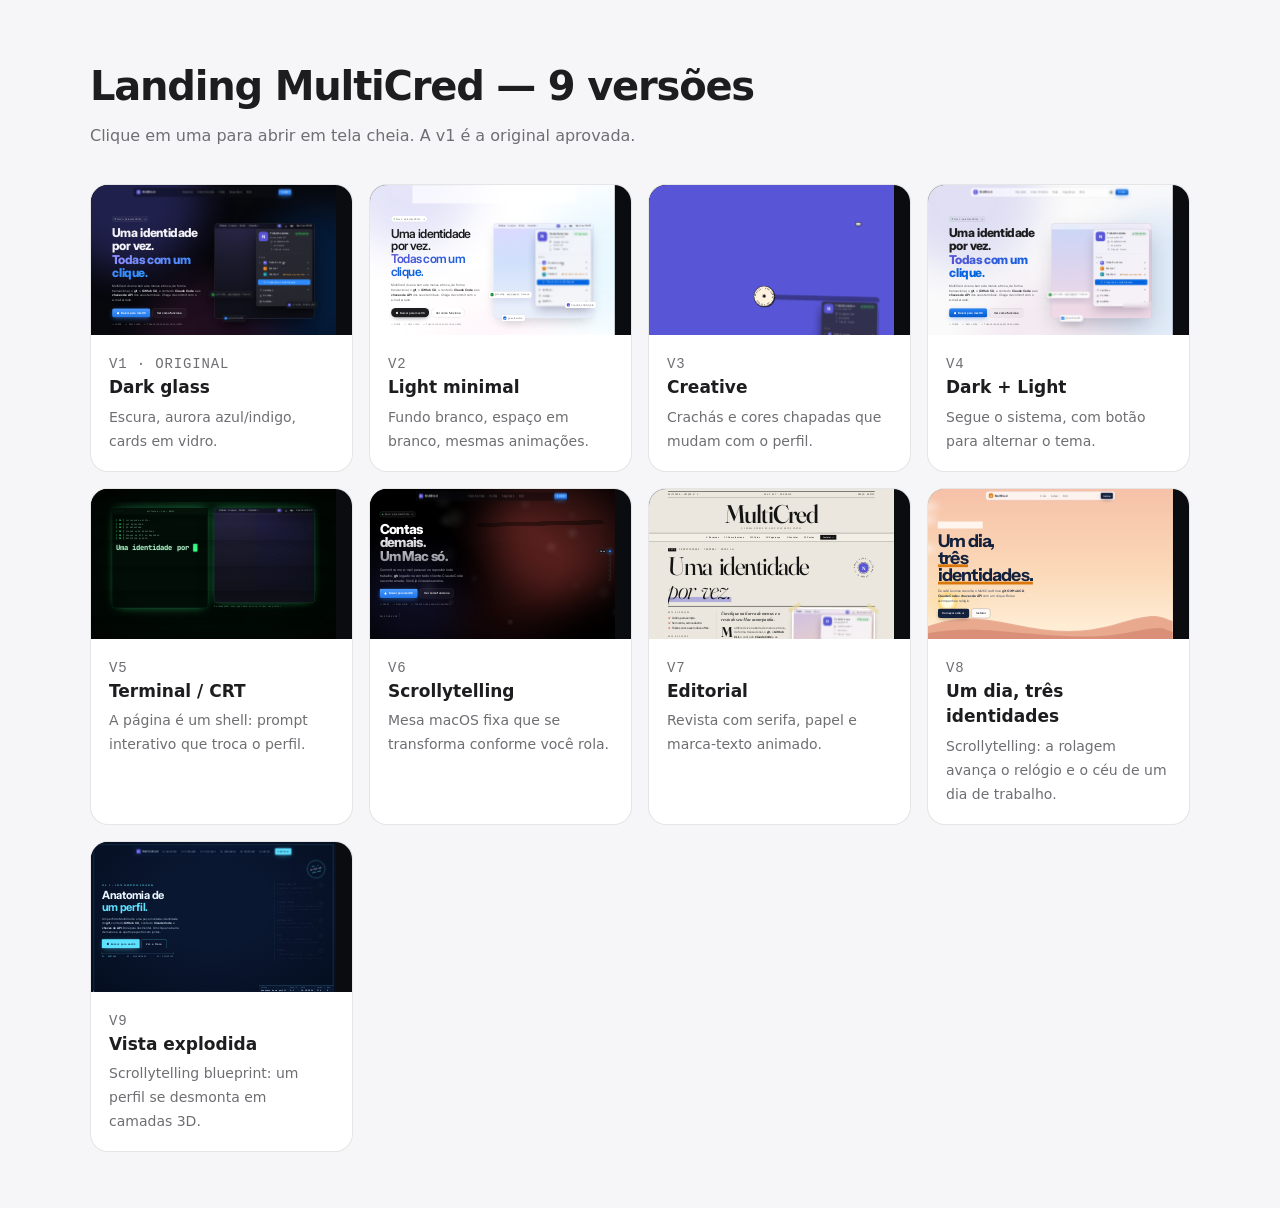
<file: landing/index.html>
<!doctype html>
<html lang="pt-BR">
<head>
<meta charset="utf-8">
<meta name="viewport" content="width=device-width, initial-scale=1">
<title>MultiCred — versões da landing</title>
<style>
  :root { color-scheme: dark light; --bg:#0b0c10; --fg:#f2f2f7; --mut:#9a9aa3; --line:rgba(255,255,255,.12); --card:#14161d; }
  @media (prefers-color-scheme: light) { :root { --bg:#f6f6f8; --fg:#1d1d1f; --mut:#6e6e73; --line:rgba(0,0,0,.1); --card:#fff; } }
  * { box-sizing: border-box; margin: 0; }
  body { background: var(--bg); color: var(--fg); font: 16px/1.5 -apple-system, "SF Pro Text", Inter, system-ui, sans-serif; padding: 56px 24px; }
  main { max-width: 1100px; margin: 0 auto; }
  h1 { font-size: clamp(28px, 4vw, 40px); letter-spacing: -.03em; margin-bottom: 8px; }
  p.lead { color: var(--mut); margin-bottom: 36px; }
  .grid { display: grid; grid-template-columns: repeat(auto-fit, minmax(240px, 1fr)); gap: 16px; }
  a.card { display: block; background: var(--card); border: 1px solid var(--line); border-radius: 18px; overflow: hidden; color: inherit; text-decoration: none; transition: transform .3s cubic-bezier(.2,.7,.2,1), border-color .3s; }
  a.card:hover { transform: translateY(-6px); border-color: #2f8cff; }
  .thumb { height: 150px; position: relative; overflow: hidden; background: #0b0c10; }
  .thumb iframe { position: absolute; top: 0; left: 0; width: 1440px; height: 900px; border: 0; transform: scale(.17); transform-origin: 0 0; pointer-events: none; }
  .meta { padding: 16px 18px 18px; }
  .meta b { display: block; font-size: 17px; margin-bottom: 4px; }
  .meta span { color: var(--mut); font-size: 14px; }
  .tag { font: 500 11px ui-monospace, monospace; color: #2f8cff; text-transform: uppercase; letter-spacing: .06em; }
</style>
</head>
<body>
<main>
  <h1>Landing MultiCred — 9 versões</h1>
  <p class="lead">Clique em uma para abrir em tela cheia. A v1 é a original aprovada.</p>
  <div class="grid">
    <a class="card" href="v1-dark/"><div class="thumb"><iframe src="v1-dark/" loading="lazy" tabindex="-1" title="prévia v1"></iframe></div><div class="meta"><span class="tag">v1 · original</span><b>Dark glass</b><span>Escura, aurora azul/indigo, cards em vidro.</span></div></a>
    <a class="card" href="v2-light/"><div class="thumb"><iframe src="v2-light/" loading="lazy" tabindex="-1" title="prévia v2"></iframe></div><div class="meta"><span class="tag">v2</span><b>Light minimal</b><span>Fundo branco, espaço em branco, mesmas animações.</span></div></a>
    <a class="card" href="v3-creative/"><div class="thumb"><iframe src="v3-creative/" loading="lazy" tabindex="-1" title="prévia v3"></iframe></div><div class="meta"><span class="tag">v3</span><b>Creative</b><span>Crachás e cores chapadas que mudam com o perfil.</span></div></a>
    <a class="card" href="v4-dual/"><div class="thumb"><iframe src="v4-dual/" loading="lazy" tabindex="-1" title="prévia v4"></iframe></div><div class="meta"><span class="tag">v4</span><b>Dark + Light</b><span>Segue o sistema, com botão para alternar o tema.</span></div></a>
    <a class="card" href="v5-terminal/"><div class="thumb"><iframe src="v5-terminal/" loading="lazy" tabindex="-1" title="prévia v5"></iframe></div><div class="meta"><span class="tag">v5</span><b>Terminal / CRT</b><span>A página é um shell: prompt interativo que troca o perfil.</span></div></a>
    <a class="card" href="v6-scrolly/"><div class="thumb"><iframe src="v6-scrolly/" loading="lazy" tabindex="-1" title="prévia v6"></iframe></div><div class="meta"><span class="tag">v6</span><b>Scrollytelling</b><span>Mesa macOS fixa que se transforma conforme você rola.</span></div></a>
    <a class="card" href="v7-editorial/"><div class="thumb"><iframe src="v7-editorial/" loading="lazy" tabindex="-1" title="prévia v7"></iframe></div><div class="meta"><span class="tag">v7</span><b>Editorial</b><span>Revista com serifa, papel e marca-texto animado.</span></div></a>
    <a class="card" href="v8-dia/"><div class="thumb"><iframe src="v8-dia/" loading="lazy" tabindex="-1" title="prévia v8"></iframe></div><div class="meta"><span class="tag">v8</span><b>Um dia, três identidades</b><span>Scrollytelling: a rolagem avança o relógio e o céu de um dia de trabalho.</span></div></a>
    <a class="card" href="v9-explodida/"><div class="thumb"><iframe src="v9-explodida/" loading="lazy" tabindex="-1" title="prévia v9"></iframe></div><div class="meta"><span class="tag">v9</span><b>Vista explodida</b><span>Scrollytelling blueprint: um perfil se desmonta em camadas 3D.</span></div></a>
  </div>
</main>
</body>
</html>
</file>
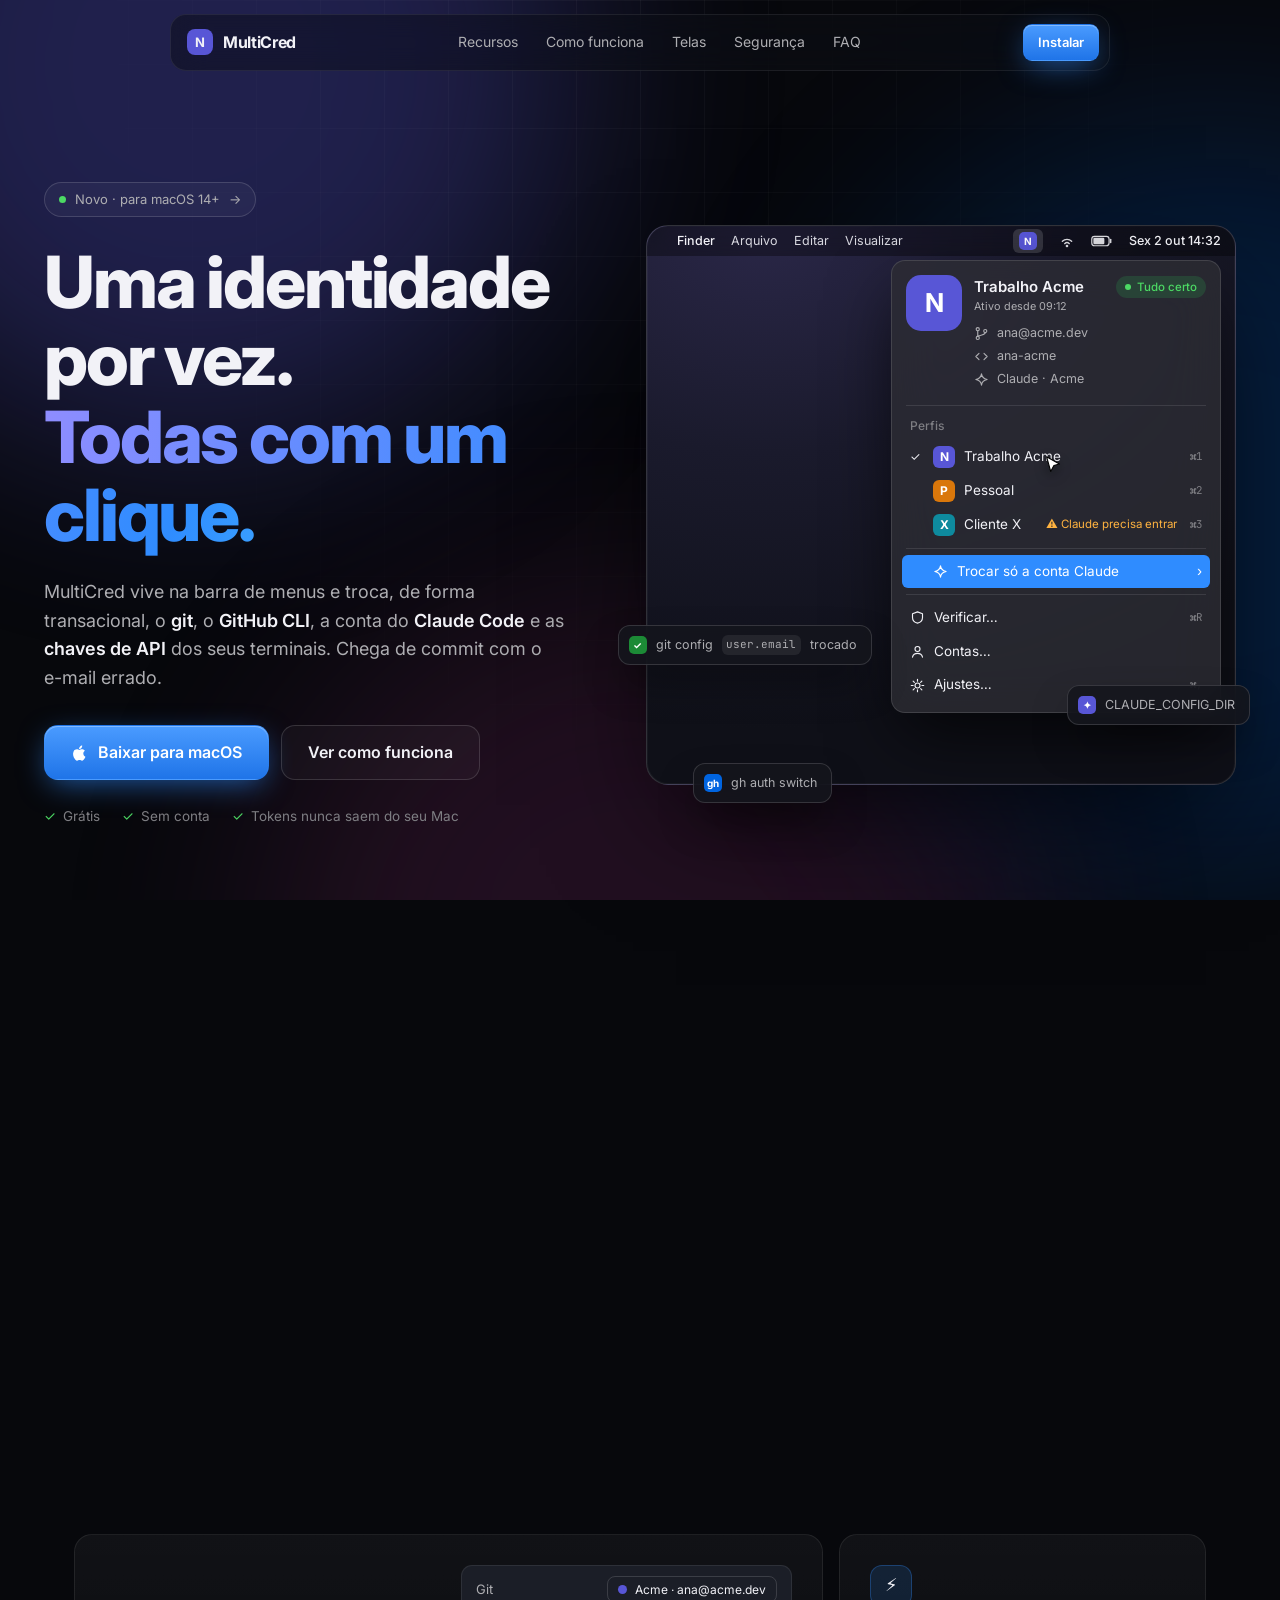
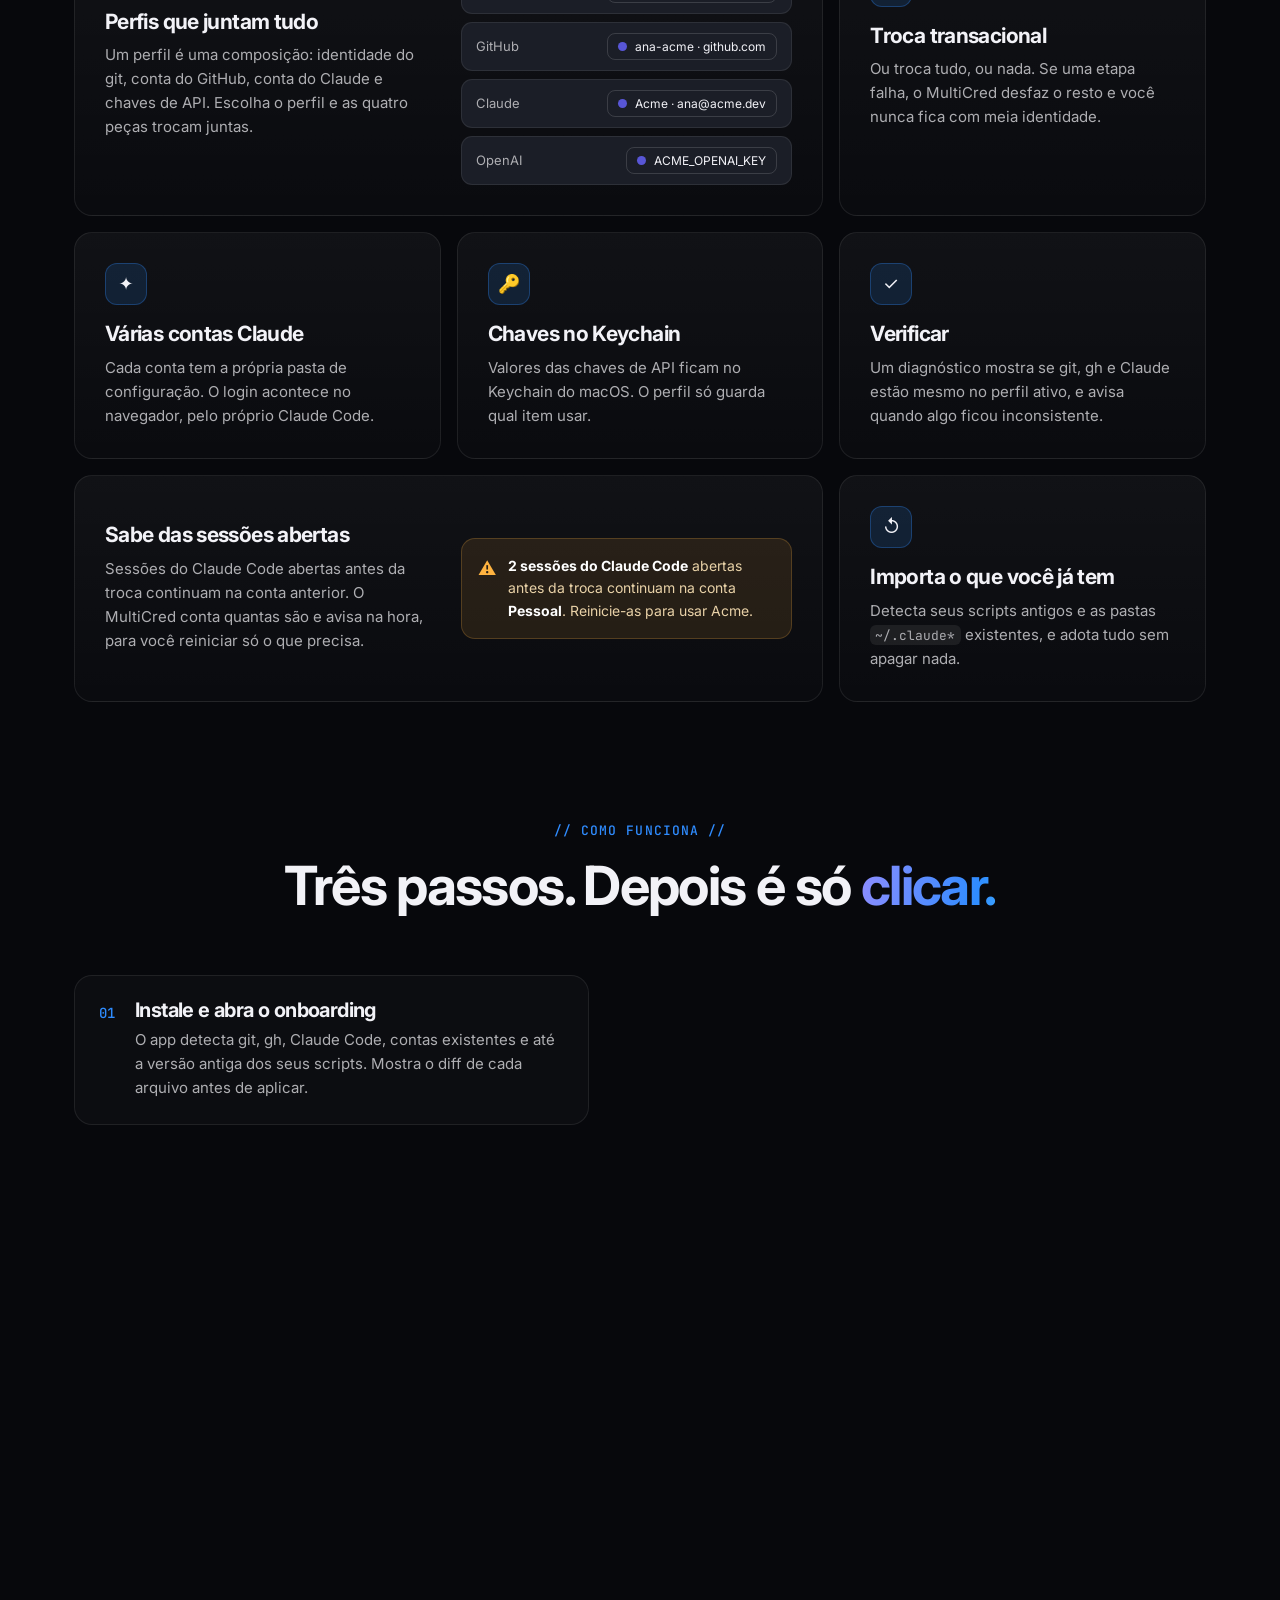
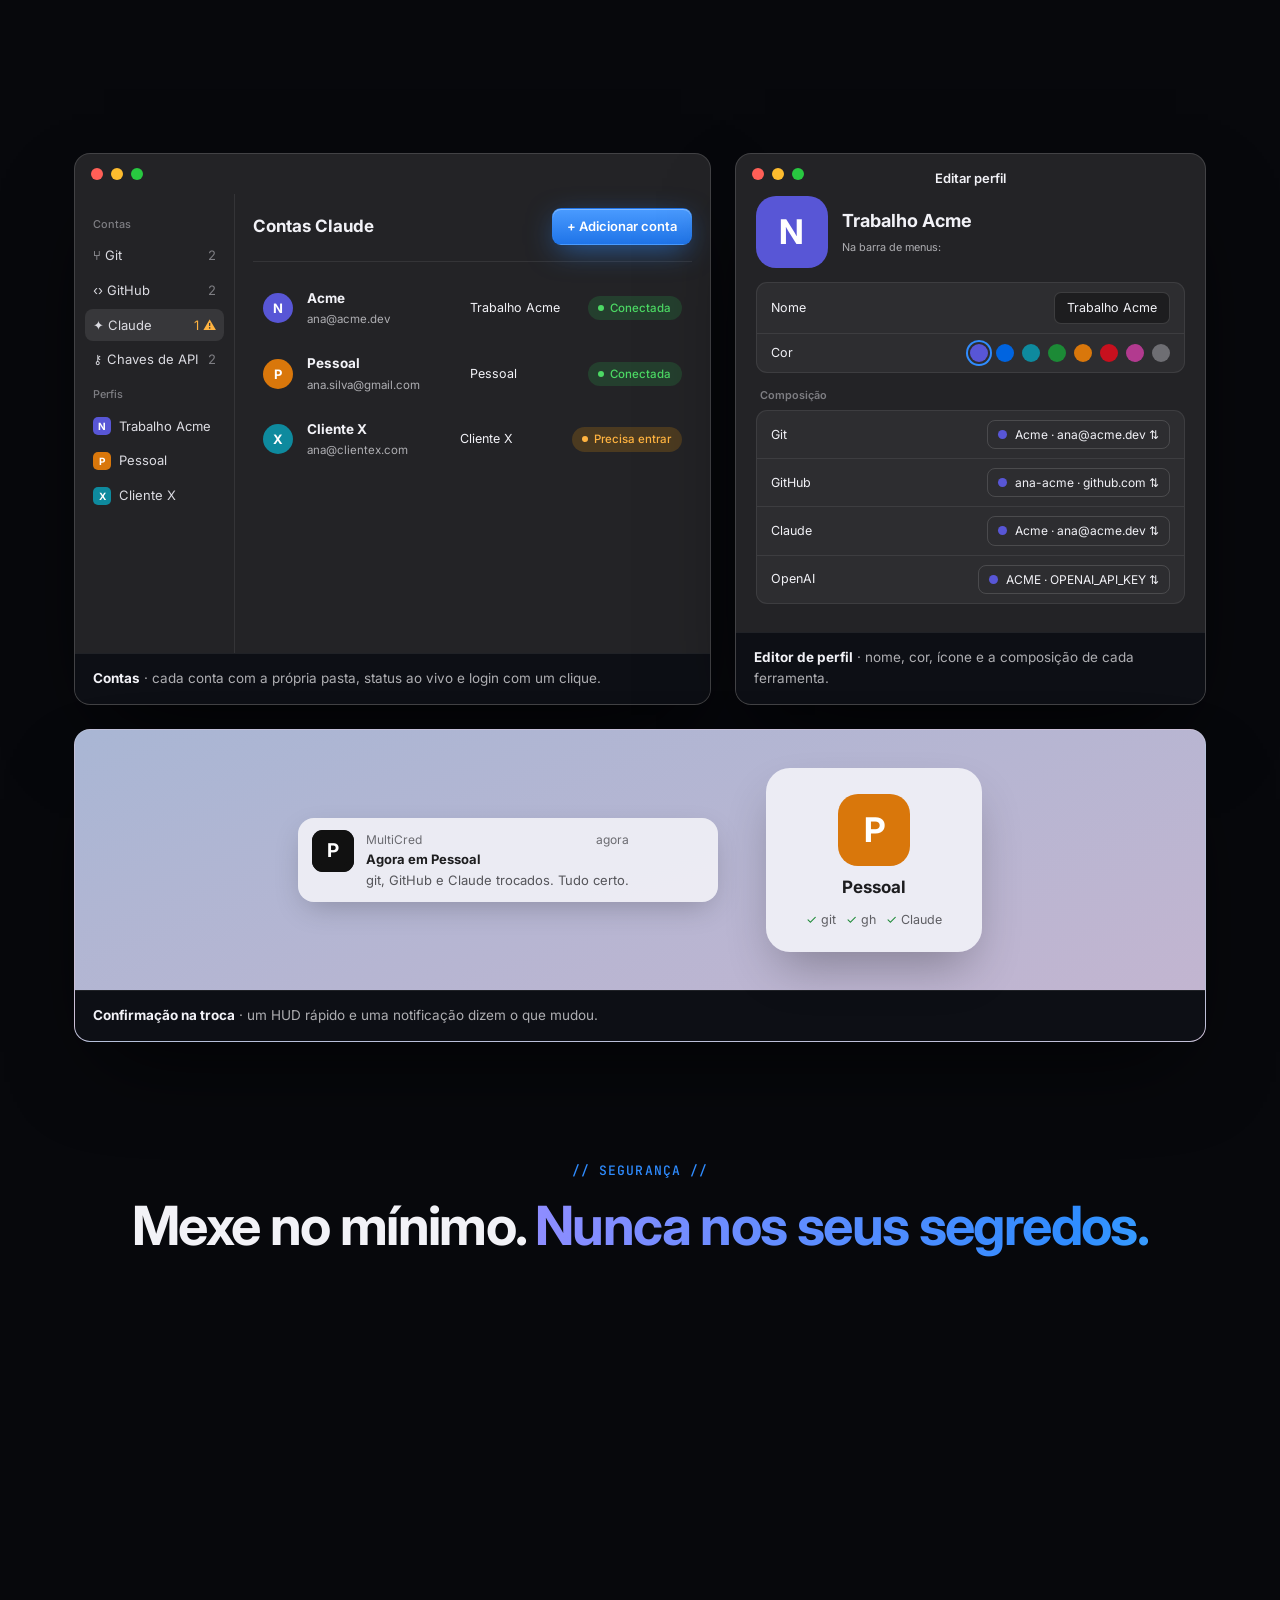
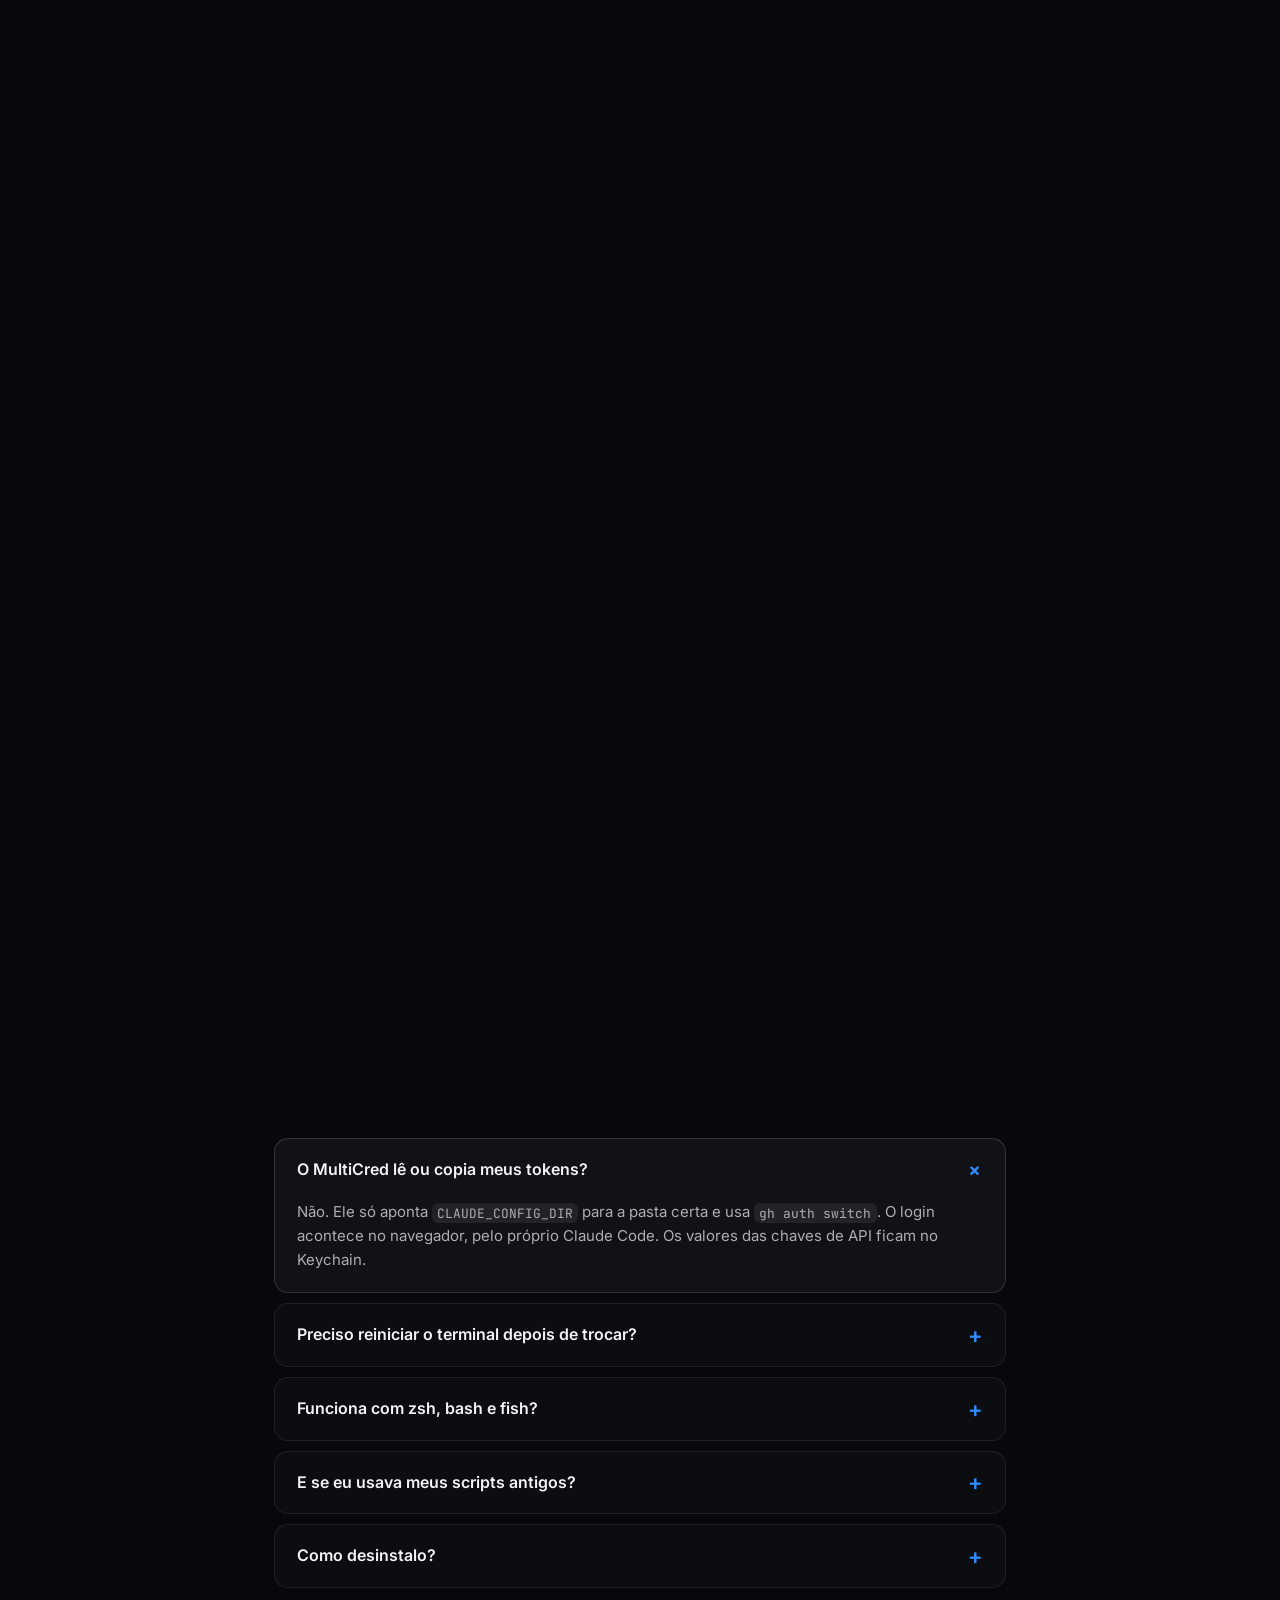
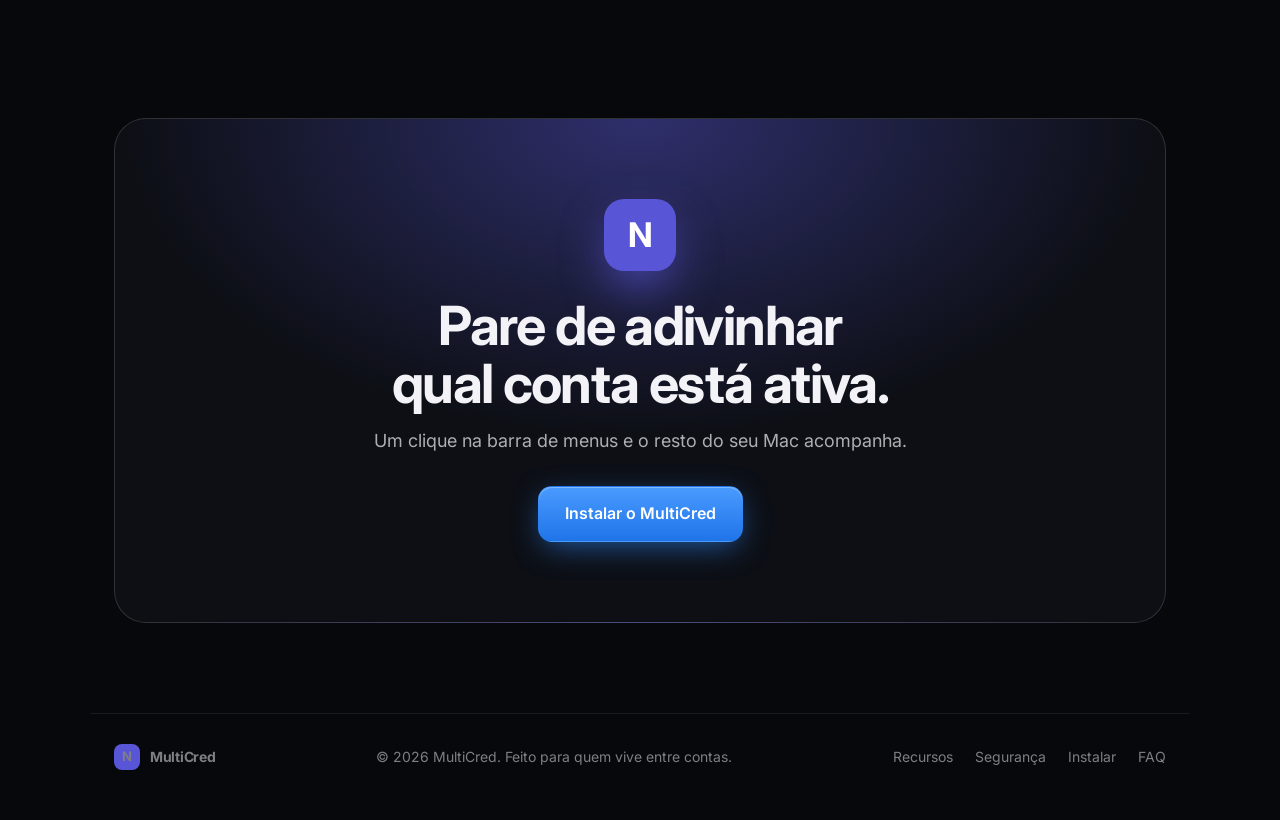
<file: landing/v1-dark/index.html>
<!doctype html>
<html lang="pt-BR">
<head>
<meta charset="utf-8">
<meta name="viewport" content="width=device-width, initial-scale=1">
<title>MultiCred — troque de identidade com um clique</title>
<meta name="description" content="App de barra de menus para macOS que troca, com um clique, o git, o GitHub CLI, o Claude Code e as chaves de API dos seus terminais.">
<meta name="theme-color" content="#07080c">
<link rel="icon" href="data:image/svg+xml,%3Csvg xmlns='http://www.w3.org/2000/svg' viewBox='0 0 32 32'%3E%3Crect width='32' height='32' rx='8' fill='%235856D6'/%3E%3Ctext x='16' y='22.5' font-family='Arial' font-weight='700' font-size='19' text-anchor='middle' fill='white'%3EM%3C/text%3E%3C/svg%3E">
<link rel="preconnect" href="https://fonts.googleapis.com">
<link rel="preconnect" href="https://fonts.gstatic.com" crossorigin>
<link href="https://fonts.googleapis.com/css2?family=Inter:wght@400;500;600;700;800&family=JetBrains+Mono:wght@400;500&display=swap" rel="stylesheet">
<link rel="stylesheet" href="styles.css">
</head>
<body>

<div class="aurora" aria-hidden="true"><i></i><i></i><i></i></div>
<div class="grid-bg" aria-hidden="true"></div>

<!-- NAV -->
<header class="nav" id="nav">
  <a class="brand" href="#top" aria-label="MultiCred">
    <span class="brand-mark" data-bind="badge">N</span>
    <span>MultiCred</span>
  </a>
  <nav class="nav-links" aria-label="Seções">
    <a href="#recursos">Recursos</a>
    <a href="#como-funciona">Como funciona</a>
    <a href="#telas">Telas</a>
    <a href="#seguranca">Segurança</a>
    <a href="#faq">FAQ</a>
  </nav>
  <a class="btn btn-sm btn-primary" href="#instalar">Instalar</a>
</header>

<main id="top">

<!-- HERO -->
<section class="hero">
  <div class="hero-copy reveal">
    <a class="pill" href="#instalar"><span class="dot"></span> Novo · para macOS 14+ <span class="arrow">→</span></a>
    <h1>Uma identidade por vez.<br><span class="grad">Todas com um clique.</span></h1>
    <p class="lead">MultiCred vive na barra de menus e troca, de forma transacional, o <b>git</b>, o <b>GitHub CLI</b>, a conta do <b>Claude Code</b> e as <b>chaves de API</b> dos seus terminais. Chega de commit com o e-mail errado.</p>
    <div class="cta-row">
      <a class="btn btn-primary btn-lg" href="#instalar"><svg width="18" height="18" viewBox="0 0 24 24" fill="currentColor" aria-hidden="true"><path d="M16.4 12.6c0-2.4 2-3.5 2.1-3.6-1.2-1.7-3-1.9-3.6-2-1.5-.2-3 .9-3.8.9-.8 0-2-.9-3.3-.9-1.7 0-3.3 1-4.2 2.5-1.8 3.1-.5 7.7 1.3 10.2.9 1.2 1.9 2.6 3.2 2.5 1.3-.1 1.8-.8 3.3-.8s2 .8 3.3.8c1.4 0 2.3-1.2 3.100-2.4 1-1.400 1.400-2.800 1.400-2.900-.1 0-2.800-1.100-2.800-4.300zM13.900 5.200c.7-.8 1.200-2 1-3.200-1 0-2.300.7-3 1.500-.7.700-1.200 1.900-1.100 3.100 1.200.1 2.400-.6 3.100-1.400z"/></svg> Baixar para macOS</a>
      <a class="btn btn-ghost btn-lg" href="#como-funciona">Ver como funciona</a>
    </div>
    <ul class="hero-meta">
      <li>Grátis</li><li>Sem conta</li><li>Tokens nunca saem do seu Mac</li>
    </ul>
  </div>

  <!-- Menubar mockup -->
  <div class="stage reveal" style="--d:.15s">
    <div class="desk" id="desk">
      <div class="menubar">
        <span class="mb-left"><b></b>Finder<span>Arquivo</span><span>Editar</span><span>Visualizar</span></span>
        <span class="mb-right">
          <span class="mb-item active" data-bind="badge-bg"><i class="badge sm" data-bind="badge">N</i></span>
          <svg width="16" height="16" viewBox="0 0 24 24" fill="none" stroke="currentColor" stroke-width="2" stroke-linecap="round"><path d="M5 12.5a10 10 0 0 1 14 0M8.5 16a5 5 0 0 1 7 0"/><circle cx="12" cy="19.5" r="1" fill="currentColor"/></svg>
          <svg width="22" height="16" viewBox="0 0 28 16" fill="none" stroke="currentColor"><rect x="1" y="2" width="22" height="12" rx="3.500" stroke-width="1.500"/><rect x="3" y="4" width="14" height="8" rx="1.500" fill="currentColor" stroke="none"/><path d="M25 6v4" stroke-width="2" stroke-linecap="round"/></svg>
          <span class="clock">Sex 2 out 14:32</span>
        </span>
      </div>

      <div class="menu" role="menu" aria-label="Menu do MultiCred (demonstração)">
        <div class="menu-head">
          <i class="badge lg" data-bind="badge">N</i>
          <div class="mh-info">
            <div class="mh-top"><b data-bind="name">Trabalho Acme</b><span class="ok"><i></i>Tudo certo</span></div>
            <small data-bind="since">Ativo desde 09:12</small>
            <ul class="mh-list">
              <li><svg viewBox="0 0 24 24"><circle cx="6" cy="5" r="2.500"/><circle cx="6" cy="19" r="2.500"/><circle cx="18" cy="8" r="2.500"/><path d="M6 7.500v9M18 10.500c0 4-6 3-12 6"/></svg><span data-bind="email">ana@acme.dev</span></li>
              <li><svg viewBox="0 0 24 24"><path d="m8 7-5 5 5 5M16 7l5 5-5 5"/></svg><span data-bind="gh">ana-acme</span></li>
              <li><svg viewBox="0 0 24 24"><path d="M12 3c.6 5 3.400 7.800 9 9-5.600 1.200-8.400 4-9 9-.6-5-3.400-7.800-9-9 5.600-1.200 8.400-4 9-9z"/></svg><span data-bind="claude">Claude · Acme</span></li>
            </ul>
          </div>
        </div>
        <div class="menu-sep"></div>
        <div class="menu-label">Perfis</div>
        <button class="mi" data-profile="0"><span class="chk">✓</span><i class="badge" style="--c:#5856D6">N</i><span class="mi-t">Trabalho Acme</span><kbd>⌘1</kbd></button>
        <button class="mi" data-profile="1"><span class="chk">✓</span><i class="badge" style="--c:#D9770B">P</i><span class="mi-t">Pessoal</span><kbd>⌘2</kbd></button>
        <button class="mi" data-profile="2"><span class="chk">✓</span><i class="badge" style="--c:#0E8A9E">X</i><span class="mi-t">Cliente X</span><em class="warn">⚠ Claude precisa entrar</em><kbd>⌘3</kbd></button>
        <div class="menu-sep"></div>
        <div class="mi hl"><svg viewBox="0 0 24 24"><path d="M12 3c.6 5 3.400 7.800 9 9-5.600 1.200-8.400 4-9 9-.6-5-3.400-7.800-9-9 5.600-1.200 8.400-4 9-9z"/></svg><span class="mi-t">Trocar só a conta Claude</span><span>›</span></div>
        <div class="menu-sep"></div>
        <div class="mi"><svg viewBox="0 0 24 24"><path d="M12 3 4 6v6c0 5 3.500 8 8 9 4.500-1 8-4 8-9V6z"/></svg><span class="mi-t">Verificar…</span><kbd>⌘R</kbd></div>
        <div class="mi"><svg viewBox="0 0 24 24"><circle cx="12" cy="8" r="4"/><path d="M4 21c1-4 4-6 8-6s7 2 8 6"/></svg><span class="mi-t">Contas…</span></div>
        <div class="mi"><svg viewBox="0 0 24 24"><circle cx="12" cy="12" r="4"/><path d="M12 2v3M12 19v3M2 12h3M19 12h3M5 5l2 2M17 17l2 2M5 19l2-2M17 7l2-2"/></svg><span class="mi-t">Ajustes…</span><kbd>⌘,</kbd></div>
      </div>

      <div class="hud" id="hud" aria-hidden="true">
        <i class="badge xl" data-bind="badge">N</i>
        <b data-bind="name">Trabalho Acme</b>
        <div class="hud-ticks"><span>✓ git</span><span>✓ gh</span><span>✓ Claude</span></div>
      </div>
      <div class="cursor" id="cursor" aria-hidden="true"><svg width="22" height="22" viewBox="0 0 24 24"><path d="M5 3l14 8-6 1.500L9.500 19z" fill="#fff" stroke="#000" stroke-width="1.200" stroke-linejoin="round"/></svg></div>
    </div>
    <div class="float f1"><i class="badge sm" style="--c:#1C8A36">✓</i> git config <code>user.email</code> trocado</div>
    <div class="float f2"><i class="badge sm" style="--c:#0064E0">gh</i> gh auth switch</div>
    <div class="float f3"><i class="badge sm" style="--c:#5856D6">✦</i> CLAUDE_CONFIG_DIR</div>
  </div>
</section>

<!-- MARQUEE -->
<section class="marquee reveal" aria-label="Integra com">
  <p>Troca em um só gesto, em tudo que você já usa</p>
  <div class="track">
    <div class="row">
      <span>git</span><span>GitHub CLI</span><span>Claude Code</span><span>OpenAI</span><span>Gemini</span><span>Keychain</span><span>zsh</span><span>bash</span><span>fish</span>
      <span>git</span><span>GitHub CLI</span><span>Claude Code</span><span>OpenAI</span><span>Gemini</span><span>Keychain</span><span>zsh</span><span>bash</span><span>fish</span>
    </div>
  </div>
</section>

<!-- STATS -->
<section class="stats reveal">
  <div><b data-count="1">0</b><span>clique para trocar tudo</span></div>
  <div><b data-count="4">0</b><span>ferramentas sincronizadas</span></div>
  <div><b data-count="0">0</b><span>tokens lidos ou copiados</span></div>
  <div><b data-count="157">0</b><span>testes automatizados</span></div>
</section>

<!-- FEATURES / BENTO -->
<section class="section" id="recursos">
  <div class="eyebrow reveal">// Recursos //</div>
  <h2 class="reveal">Tudo que muda quando você muda de contexto,<br><span class="grad">muda junto.</span></h2>

  <div class="bento">
    <article class="card span2 reveal spot">
      <div class="card-text">
        <h3>Perfis que juntam tudo</h3>
        <p>Um perfil é uma composição: identidade do git, conta do GitHub, conta do Claude e chaves de API. Escolha o perfil e as quatro peças trocam juntas.</p>
      </div>
      <div class="mini-compose">
        <div class="mc-row"><span>Git</span><em><i style="--c:#5856D6"></i> Acme · ana@acme.dev</em></div>
        <div class="mc-row"><span>GitHub</span><em><i style="--c:#5856D6"></i> ana-acme · github.com</em></div>
        <div class="mc-row"><span>Claude</span><em><i style="--c:#5856D6"></i> Acme · ana@acme.dev</em></div>
        <div class="mc-row"><span>OpenAI</span><em><i style="--c:#5856D6"></i> ACME_OPENAI_KEY</em></div>
      </div>
    </article>

    <article class="card reveal spot" style="--d:.08s">
      <div class="ico">⚡</div>
      <h3>Troca transacional</h3>
      <p>Ou troca tudo, ou nada. Se uma etapa falha, o MultiCred desfaz o resto e você nunca fica com meia identidade.</p>
    </article>

    <article class="card reveal spot" style="--d:.04s">
      <div class="ico">✦</div>
      <h3>Várias contas Claude</h3>
      <p>Cada conta tem a própria pasta de configuração. O login acontece no navegador, pelo próprio Claude Code.</p>
    </article>

    <article class="card reveal spot" style="--d:.08s">
      <div class="ico">🔑</div>
      <h3>Chaves no Keychain</h3>
      <p>Valores das chaves de API ficam no Keychain do macOS. O perfil só guarda qual item usar.</p>
    </article>

    <article class="card reveal spot" style="--d:.12s">
      <div class="ico">✓</div>
      <h3>Verificar</h3>
      <p>Um diagnóstico mostra se git, gh e Claude estão mesmo no perfil ativo, e avisa quando algo ficou inconsistente.</p>
    </article>

    <article class="card span2 reveal spot">
      <div class="card-text">
        <h3>Sabe das sessões abertas</h3>
        <p>Sessões do Claude Code abertas antes da troca continuam na conta anterior. O MultiCred conta quantas são e avisa na hora, para você reiniciar só o que precisa.</p>
      </div>
      <div class="mini-warn"><span>⚠</span><p><b>2 sessões do Claude Code</b> abertas antes da troca continuam na conta <b>Pessoal</b>. Reinicie-as para usar Acme.</p></div>
    </article>
    <article class="card reveal spot" style="--d:.12s">
      <div class="ico">↺</div>
      <h3>Importa o que você já tem</h3>
      <p>Detecta seus scripts antigos e as pastas <code>~/.claude*</code> existentes, e adota tudo sem apagar nada.</p>
    </article>
  </div>
</section>

<!-- HOW IT WORKS -->
<section class="section" id="como-funciona">
  <div class="eyebrow reveal">// Como funciona //</div>
  <h2 class="reveal">Três passos. Depois é só <span class="grad">clicar.</span></h2>

  <div class="steps">
    <div class="steps-list">
      <div class="step reveal" data-step="0">
        <span class="n">01</span>
        <div><h3>Instale e abra o onboarding</h3><p>O app detecta git, gh, Claude Code, contas existentes e até a versão antiga dos seus scripts. Mostra o diff de cada arquivo antes de aplicar.</p></div>
      </div>
      <div class="step reveal" data-step="1" style="--d:.06s">
        <span class="n">02</span>
        <div><h3>Monte seus perfis</h3><p>Dê nome, cor e ícone. Escolha qual git, GitHub, Claude e chave de API entram em cada perfil.</p></div>
      </div>
      <div class="step reveal" data-step="2" style="--d:.12s">
        <span class="n">03</span>
        <div><h3>Troque na barra de menus</h3><p>Clique no perfil ou use <kbd>⌘1</kbd> <kbd>⌘2</kbd> <kbd>⌘3</kbd>. Abra um terminal novo e tudo já está na identidade certa.</p></div>
      </div>
    </div>

    <div class="term reveal" style="--d:.1s">
      <div class="term-bar"><i></i><i></i><i></i><span>zsh — ~/projetos</span></div>
      <div class="term-body" id="term" aria-live="off">
        <p><span class="pr">❯</span> git config user.email</p>
        <p class="out" data-bind="email">ana@acme.dev</p>
        <p><span class="pr">❯</span> gh auth status</p>
        <p class="out"><span class="g">✓</span> Logged in as <b data-bind="gh">ana-acme</b></p>
        <p><span class="pr">❯</span> echo $CLAUDE_CONFIG_DIR</p>
        <p class="out" data-bind="dir">~/.claude-acme</p>
        <p><span class="pr">❯</span> <span class="caret"></span></p>
      </div>
      <div class="term-tabs" role="tablist" aria-label="Escolher perfil na demonstração">
        <button data-profile="0" class="tab"><i style="--c:#5856D6"></i>Trabalho</button>
        <button data-profile="1" class="tab"><i style="--c:#D9770B"></i>Pessoal</button>
        <button data-profile="2" class="tab"><i style="--c:#0E8A9E"></i>Cliente X</button>
      </div>
    </div>
  </div>
</section>

<!-- SCREENS -->
<section class="section" id="telas">
  <div class="eyebrow reveal">// As telas //</div>
  <h2 class="reveal">Nativo, rápido e <span class="grad">com cara de Mac.</span></h2>
  <p class="sub reveal">Uma janela só, que avança e volta. Nada de sheets ou janelas soltas para cada passo.</p>

  <div class="shots">
    <!-- Contas -->
    <figure class="win tilt reveal">
      <div class="win-bar"><i class="r"></i><i class="y"></i><i class="g"></i></div>
      <div class="win-body contas">
        <aside>
          <small>Contas</small>
          <a>⑂ Git <em>2</em></a><a>‹› GitHub <em>2</em></a><a class="on">✦ Claude <em class="w">1 ⚠</em></a><a>⚷ Chaves de API <em>2</em></a>
          <small>Perfis</small>
          <a><i class="badge sm" style="--c:#5856D6">N</i> Trabalho Acme</a><a><i class="badge sm" style="--c:#D9770B">P</i> Pessoal</a><a><i class="badge sm" style="--c:#0E8A9E">X</i> Cliente X</a>
        </aside>
        <section>
          <header><b>Contas Claude</b><span class="btn btn-sm btn-primary">+ Adicionar conta</span></header>
          <div class="trow"><i class="av" style="--c:#5856D6">N</i><div><b>Acme</b><small>ana@acme.dev</small></div><span>Trabalho Acme</span><code>claude/acme</code><span class="st ok"><i></i>Conectada</span></div>
          <div class="trow"><i class="av" style="--c:#D9770B">P</i><div><b>Pessoal</b><small>ana.silva@gmail.com</small></div><span>Pessoal</span><code>claude/pessoal</code><span class="st ok"><i></i>Conectada</span></div>
          <div class="trow"><i class="av" style="--c:#0E8A9E">X</i><div><b>Cliente X</b><small>ana@clientex.com</small></div><span>Cliente X</span><code>claude/cliente-x</code><span class="st warn"><i></i>Precisa entrar</span></div>
        </section>
      </div>
      <figcaption><b>Contas</b> · cada conta com a própria pasta, status ao vivo e login com um clique.</figcaption>
    </figure>

    <!-- Editor -->
    <figure class="win tilt reveal" style="--d:.1s">
      <div class="win-bar"><i class="r"></i><i class="y"></i><i class="g"></i><span>Editar perfil</span></div>
      <div class="win-body editor">
        <div class="ed-head"><i class="badge xl" style="--c:#5856D6">N</i><div><b>Trabalho Acme</b><small>Na barra de menus:</small></div></div>
        <div class="ed-group">
          <div class="ed-row"><span>Nome</span><em class="field">Trabalho Acme</em></div>
          <div class="ed-row"><span>Cor</span><div class="swatches"><i style="--c:#5856D6" class="sel"></i><i style="--c:#0064E0"></i><i style="--c:#0E8A9E"></i><i style="--c:#1C8A36"></i><i style="--c:#D9770B"></i><i style="--c:#C8101E"></i><i style="--c:#B23A8F"></i><i style="--c:#6E6E73"></i></div></div>
        </div>
        <small class="ed-label">Composição</small>
        <div class="ed-group">
          <div class="ed-row"><span>Git</span><em class="sel-box"><i style="--c:#5856D6"></i>Acme · ana@acme.dev ⇅</em></div>
          <div class="ed-row"><span>GitHub</span><em class="sel-box"><i style="--c:#5856D6"></i>ana-acme · github.com ⇅</em></div>
          <div class="ed-row"><span>Claude</span><em class="sel-box"><i style="--c:#5856D6"></i>Acme · ana@acme.dev ⇅</em></div>
          <div class="ed-row"><span>OpenAI</span><em class="sel-box"><i style="--c:#5856D6"></i>ACME · OPENAI_API_KEY ⇅</em></div>
        </div>
      </div>
      <figcaption><b>Editor de perfil</b> · nome, cor, ícone e a composição de cada ferramenta.</figcaption>
    </figure>

    <!-- HUD -->
    <figure class="win hudshot tilt reveal" style="--d:.2s">
      <div class="hud-demo">
        <div class="notif"><i class="badge lg" style="--c:#D9770B">P</i><div><small>MultiCred <em>agora</em></small><b>Agora em Pessoal</b><span>git, GitHub e Claude trocados. Tudo certo.</span></div></div>
        <div class="hud-card"><i class="badge xl" style="--c:#D9770B">P</i><b>Pessoal</b><div class="hud-ticks"><span>✓ git</span><span>✓ gh</span><span>✓ Claude</span></div></div>
      </div>
      <figcaption><b>Confirmação na troca</b> · um HUD rápido e uma notificação dizem o que mudou.</figcaption>
    </figure>
  </div>
</section>

<!-- SECURITY -->
<section class="section" id="seguranca">
  <div class="eyebrow reveal">// Segurança //</div>
  <h2 class="reveal">Mexe no mínimo. <span class="grad">Nunca nos seus segredos.</span></h2>

  <div class="sec-grid">
    <div class="card reveal">
      <h3><span class="tick">✓</span> O que o app altera</h3>
      <ul class="clean">
        <li>Um bloco marcado <code># >>> MultiCred >>></code> no fim do <code>~/.zshrc</code>, bash e gitconfig</li>
        <li>A conta ativa do <code>gh</code>, via <code>gh auth switch</code></li>
        <li><code>CLAUDE_CONFIG_DIR</code> para apps gráficos</li>
        <li>Itens <code>app.multicred.apikey</code> no Keychain</li>
      </ul>
    </div>
    <div class="card reveal" style="--d:.08s">
      <h3><span class="tick no">✕</span> O que nunca toca</h3>
      <ul class="clean">
        <li>Tokens do Claude Code e do gh</li>
        <li>O conteúdo das pastas <code>~/.claude*</code></li>
        <li>O <code>hosts.yml</code> do gh (só via <code>gh</code>)</li>
        <li>Qualquer linha dos seus arquivos fora do bloco do MultiCred</li>
      </ul>
    </div>
    <div class="card span2 reveal" style="--d:.12s">
      <h3>🔒 Desinstalação limpa</h3>
      <p>Ajustes › Desinstalar remove só os blocos, o arquivo do fish, a variável do launchd, as chaves do Keychain e a pasta do app. Os backups vão para <code>MultiCred-backups-&lt;data&gt;</code> e suas contas continuam logadas nas próprias ferramentas.</p>
    </div>
  </div>
</section>

<!-- INSTALL -->
<section class="section" id="instalar">
  <div class="eyebrow reveal">// Instalação //</div>
  <h2 class="reveal">Instale em <span class="grad">menos de um minuto.</span></h2>

  <div class="install reveal">
    <div class="os-tabs" role="tablist">
      <button class="os on" role="tab" data-os="mac" aria-selected="true">
        <svg width="16" height="16" viewBox="0 0 24 24" fill="currentColor" aria-hidden="true"><path d="M16.4 12.6c0-2.4 2-3.5 2.1-3.6-1.2-1.7-3-1.9-3.6-2-1.5-.2-3 .9-3.8.9-.8 0-2-.9-3.3-.9-1.7 0-3.3 1-4.2 2.5-1.8 3.1-.5 7.7 1.3 10.2.9 1.2 1.9 2.6 3.2 2.5 1.3-.1 1.8-.8 3.3-.8s2 .8 3.3.8c1.4 0 2.3-1.2 3.1-2.4 1-1.4 1.4-2.8 1.4-2.9-.1 0-2.8-1.1-2.8-4.3zM13.9 5.2c.7-.8 1.2-2 1-3.2-1 0-2.300.7-3 1.500-.7.700-1.200 1.900-1.100 3.100 1.200.1 2.400-.6 3.100-1.400z"/></svg> macOS</button>
      <button class="os" role="tab" data-os="ubuntu" aria-selected="false">
        <svg width="16" height="16" viewBox="0 0 24 24" fill="none" stroke="currentColor" stroke-width="2" aria-hidden="true"><circle cx="12" cy="12" r="9"/><circle cx="12" cy="5" r="1.500" fill="currentColor"/><circle cx="5.500" cy="15.500" r="1.500" fill="currentColor"/><circle cx="18.500" cy="15.500" r="1.500" fill="currentColor"/></svg> Ubuntu <em>em breve</em></button>
    </div>

    <div class="os-panel on" id="os-mac">
      <div class="inst-left">
        <h3>MultiCred para macOS</h3>
        <p>Requer macOS 14 (Sonoma) ou mais novo. Apple Silicon e Intel.</p>
        <a class="btn btn-primary btn-lg" href="#" id="dl-mac">Baixar MultiCred.dmg</a>
        <small>Versão 1.0 · assinatura ad hoc</small>
      </div>
      <ol class="inst-steps">
        <li><b>Baixe</b> e arraste <code>MultiCred.app</code> para <em>Aplicativos</em>.</li>
        <li><b>Abra</b> o app. Na primeira vez: botão direito › Abrir.</li>
        <li><b>Siga o onboarding.</b> Ele mostra o diff de cada arquivo antes de aplicar.</li>
        <li><b>Abra um novo Terminal</b> e pronto.</li>
      </ol>
      <div class="code" data-copy="scripts/release.sh">
        <span># ou compile do código-fonte</span>
        <code><i>$</i> git clone &lt;repo&gt; &amp;&amp; cd MultiCred</code>
        <code><i>$</i> scripts/release.sh</code>
        <button class="copy" aria-label="Copiar comando">Copiar</button>
      </div>
    </div>

    <div class="os-panel" id="os-ubuntu">
      <div class="inst-left">
        <h3>MultiCred para Ubuntu</h3>
        <p>A versão para Linux está a caminho: ícone na bandeja e a mesma troca de git, gh, Claude e chaves.</p>
        <form class="wait" id="wait" novalidate>
          <input type="email" placeholder="seu@email.com" aria-label="E-mail para ser avisado" required>
          <button class="btn btn-primary">Me avise</button>
        </form>
        <small id="wait-msg">Sem spam. Um e-mail quando lançar.</small>
      </div>
      <div class="code" data-copy="sudo apt install multicred">
        <span># previsão, ainda não disponível</span>
        <code><i>$</i> sudo apt install multicred</code>
        <code><i>$</i> multicred switch pessoal</code>
        <button class="copy" aria-label="Copiar comando">Copiar</button>
      </div>
    </div>
  </div>
</section>

<!-- FAQ -->
<section class="section narrow" id="faq">
  <div class="eyebrow reveal">// FAQ //</div>
  <h2 class="reveal">Perguntas <span class="grad">frequentes.</span></h2>
  <div class="faq reveal">
    <details open><summary>O MultiCred lê ou copia meus tokens?</summary><p>Não. Ele só aponta <code>CLAUDE_CONFIG_DIR</code> para a pasta certa e usa <code>gh auth switch</code>. O login acontece no navegador, pelo próprio Claude Code. Os valores das chaves de API ficam no Keychain.</p></details>
    <details><summary>Preciso reiniciar o terminal depois de trocar?</summary><p>Abra um novo Terminal. Sessões do Claude Code já abertas continuam na conta anterior, e o app avisa quantas são.</p></details>
    <details><summary>Funciona com zsh, bash e fish?</summary><p>Sim. O app detecta o shell ativo e mostra os arquivos reais que vai alterar antes de aplicar.</p></details>
    <details><summary>E se eu usava meus scripts antigos?</summary><p>O onboarding detecta a versão antiga, oferece remover as linhas e importa as suas configurações.</p></details>
    <details><summary>Como desinstalo?</summary><p>Ajustes › Desinstalar. Só os blocos marcados são removidos e os backups ficam salvos numa pasta com a data.</p></details>
  </div>
</section>

<!-- FINAL CTA -->
<section class="final reveal">
  <div class="final-card">
    <i class="badge xl" data-bind="badge">N</i>
    <h2>Pare de adivinhar<br>qual conta está ativa.</h2>
    <p>Um clique na barra de menus e o resto do seu Mac acompanha.</p>
    <a class="btn btn-primary btn-lg" href="#instalar">Instalar o MultiCred</a>
  </div>
</section>
</main>

<footer class="footer">
  <div class="brand"><span class="brand-mark" data-bind="badge">N</span><span>MultiCred</span></div>
  <p>© 2026 MultiCred. Feito para quem vive entre contas.</p>
  <nav><a href="#recursos">Recursos</a><a href="#seguranca">Segurança</a><a href="#instalar">Instalar</a><a href="#faq">FAQ</a></nav>
</footer>

<script src="script.js"></script>
</body>
</html>
</file>
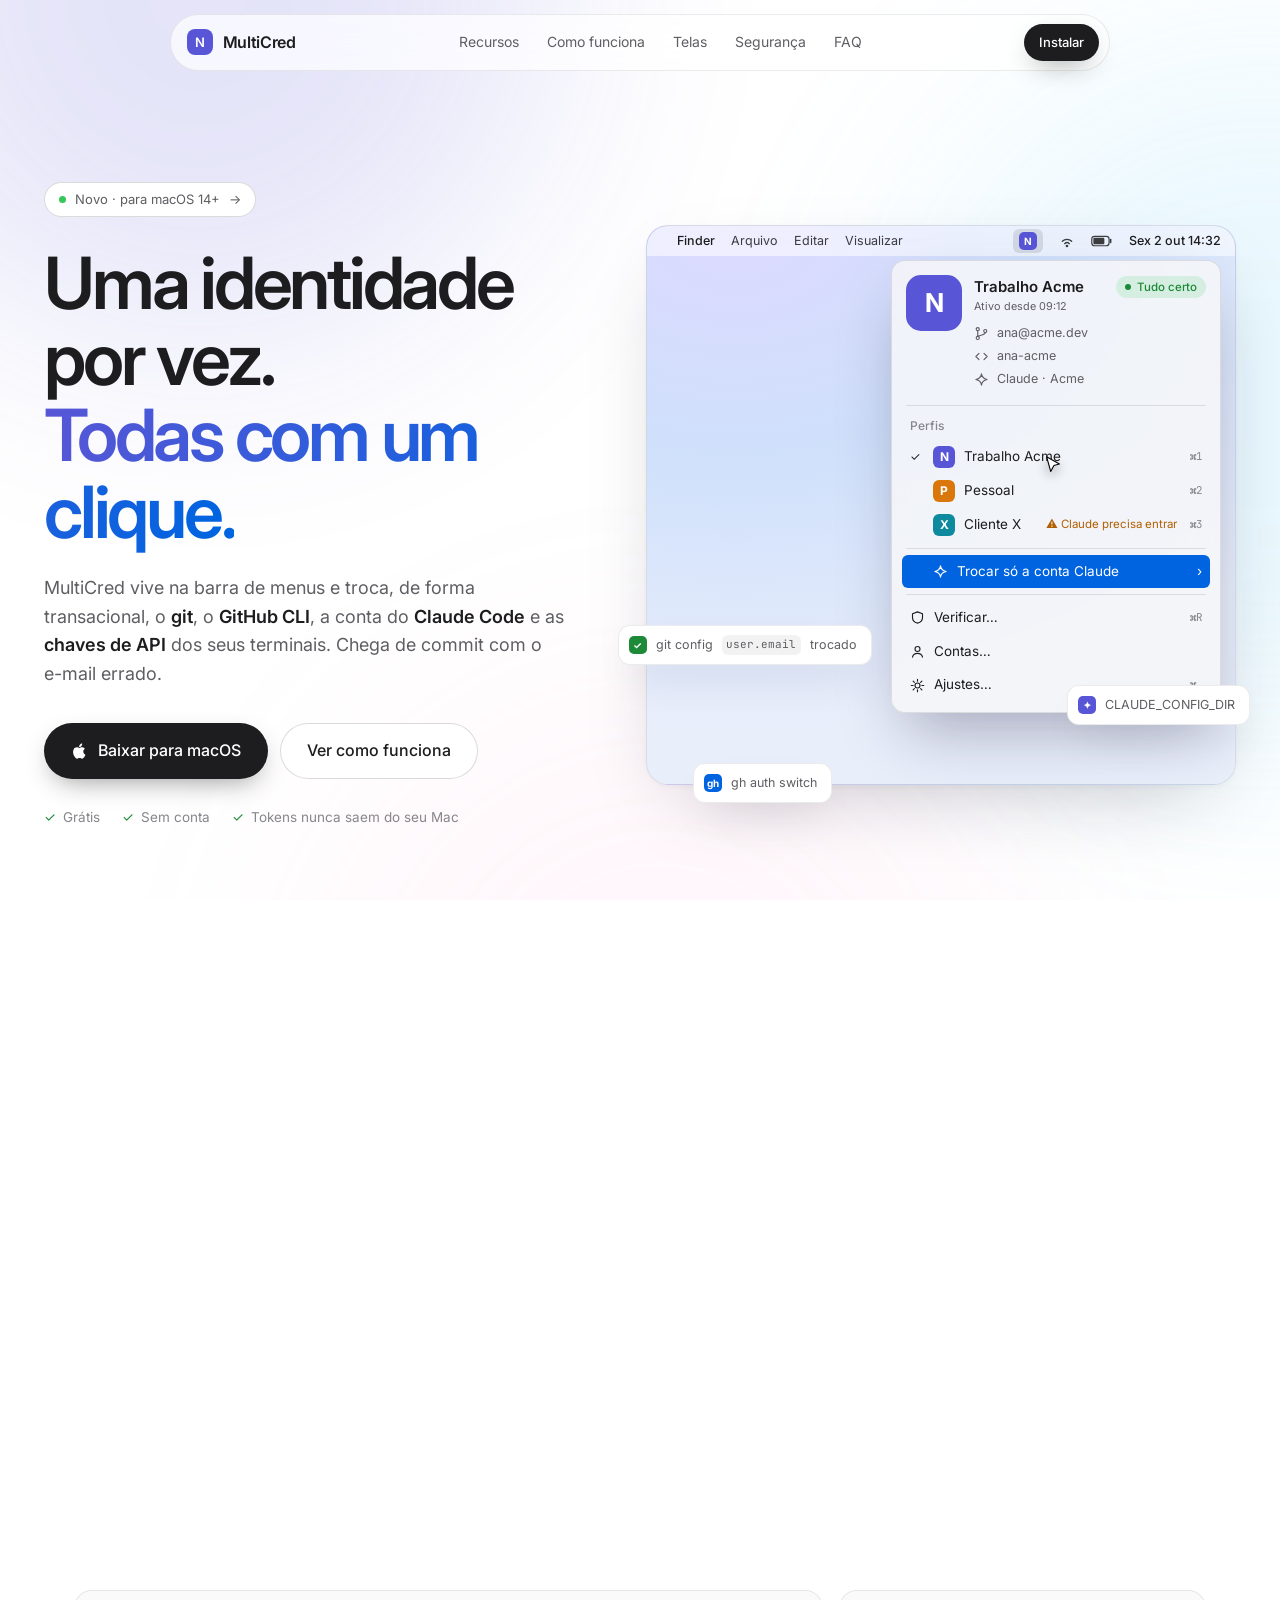
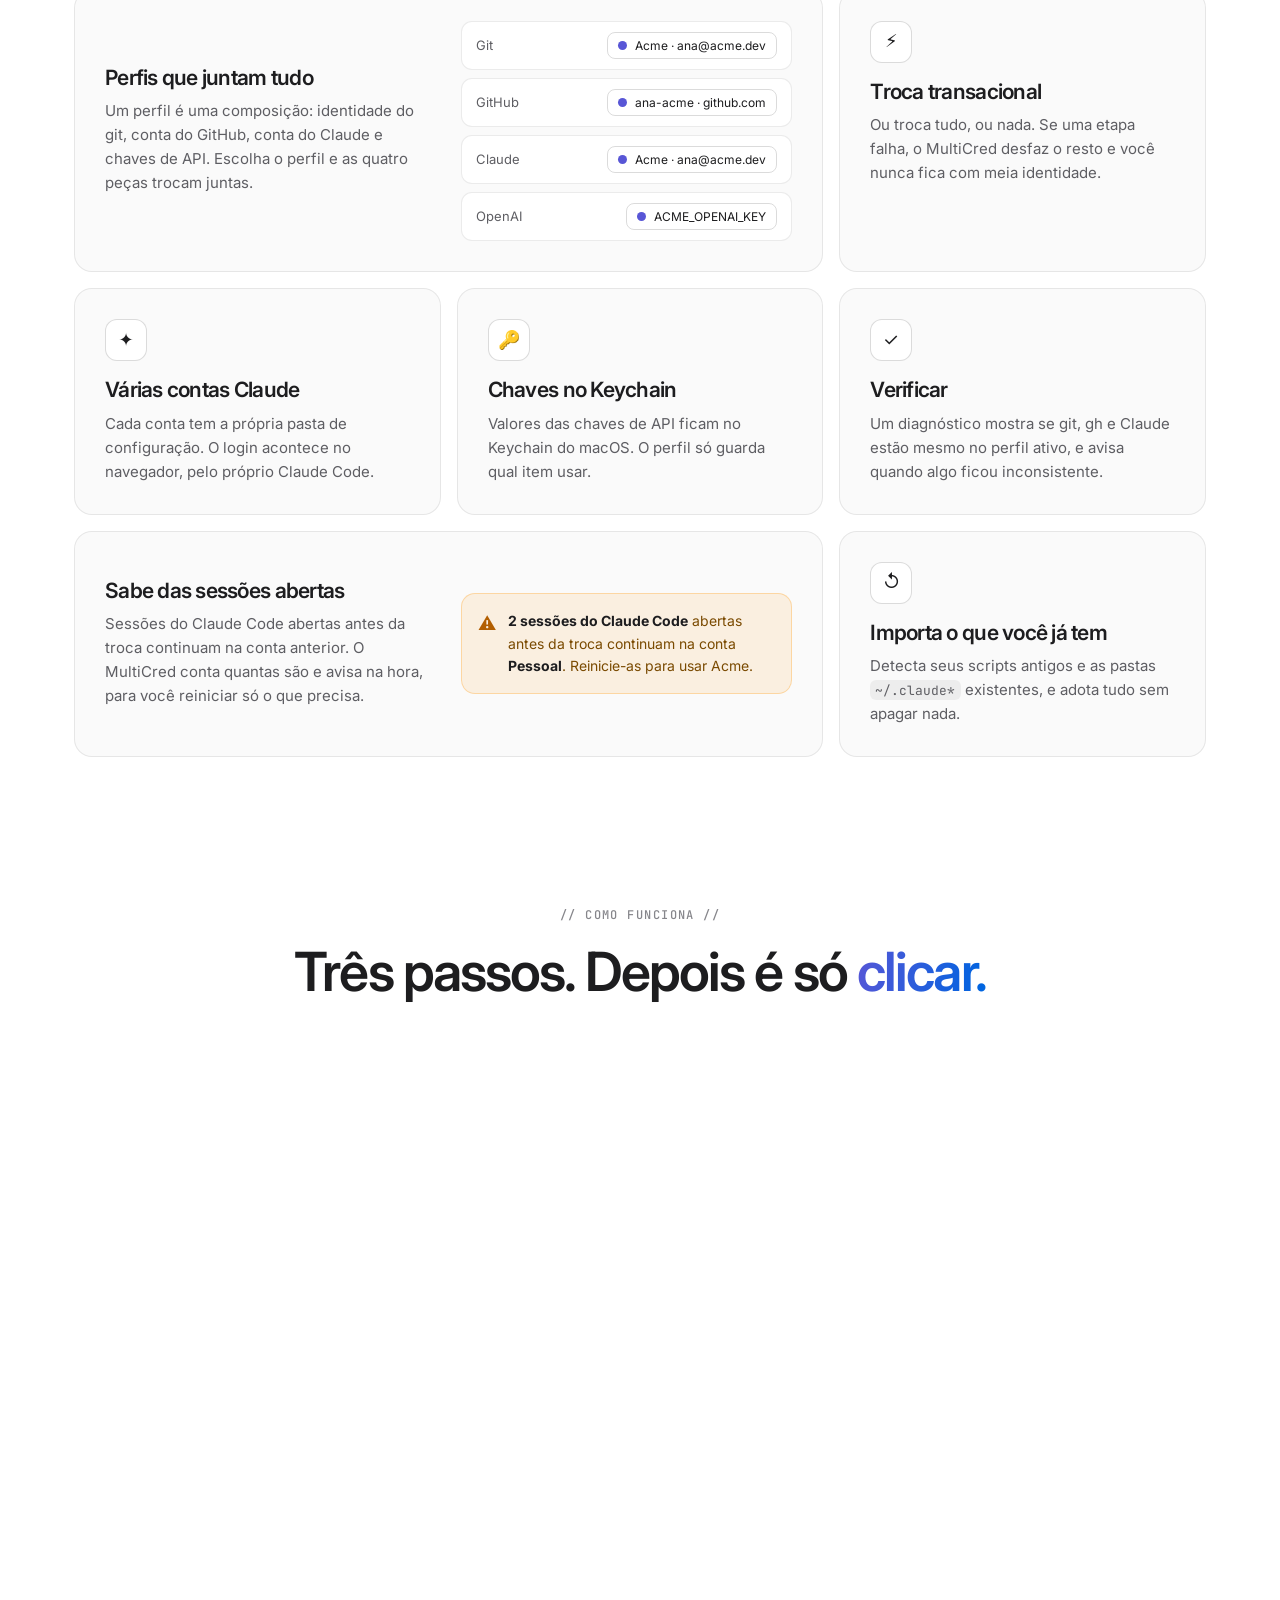
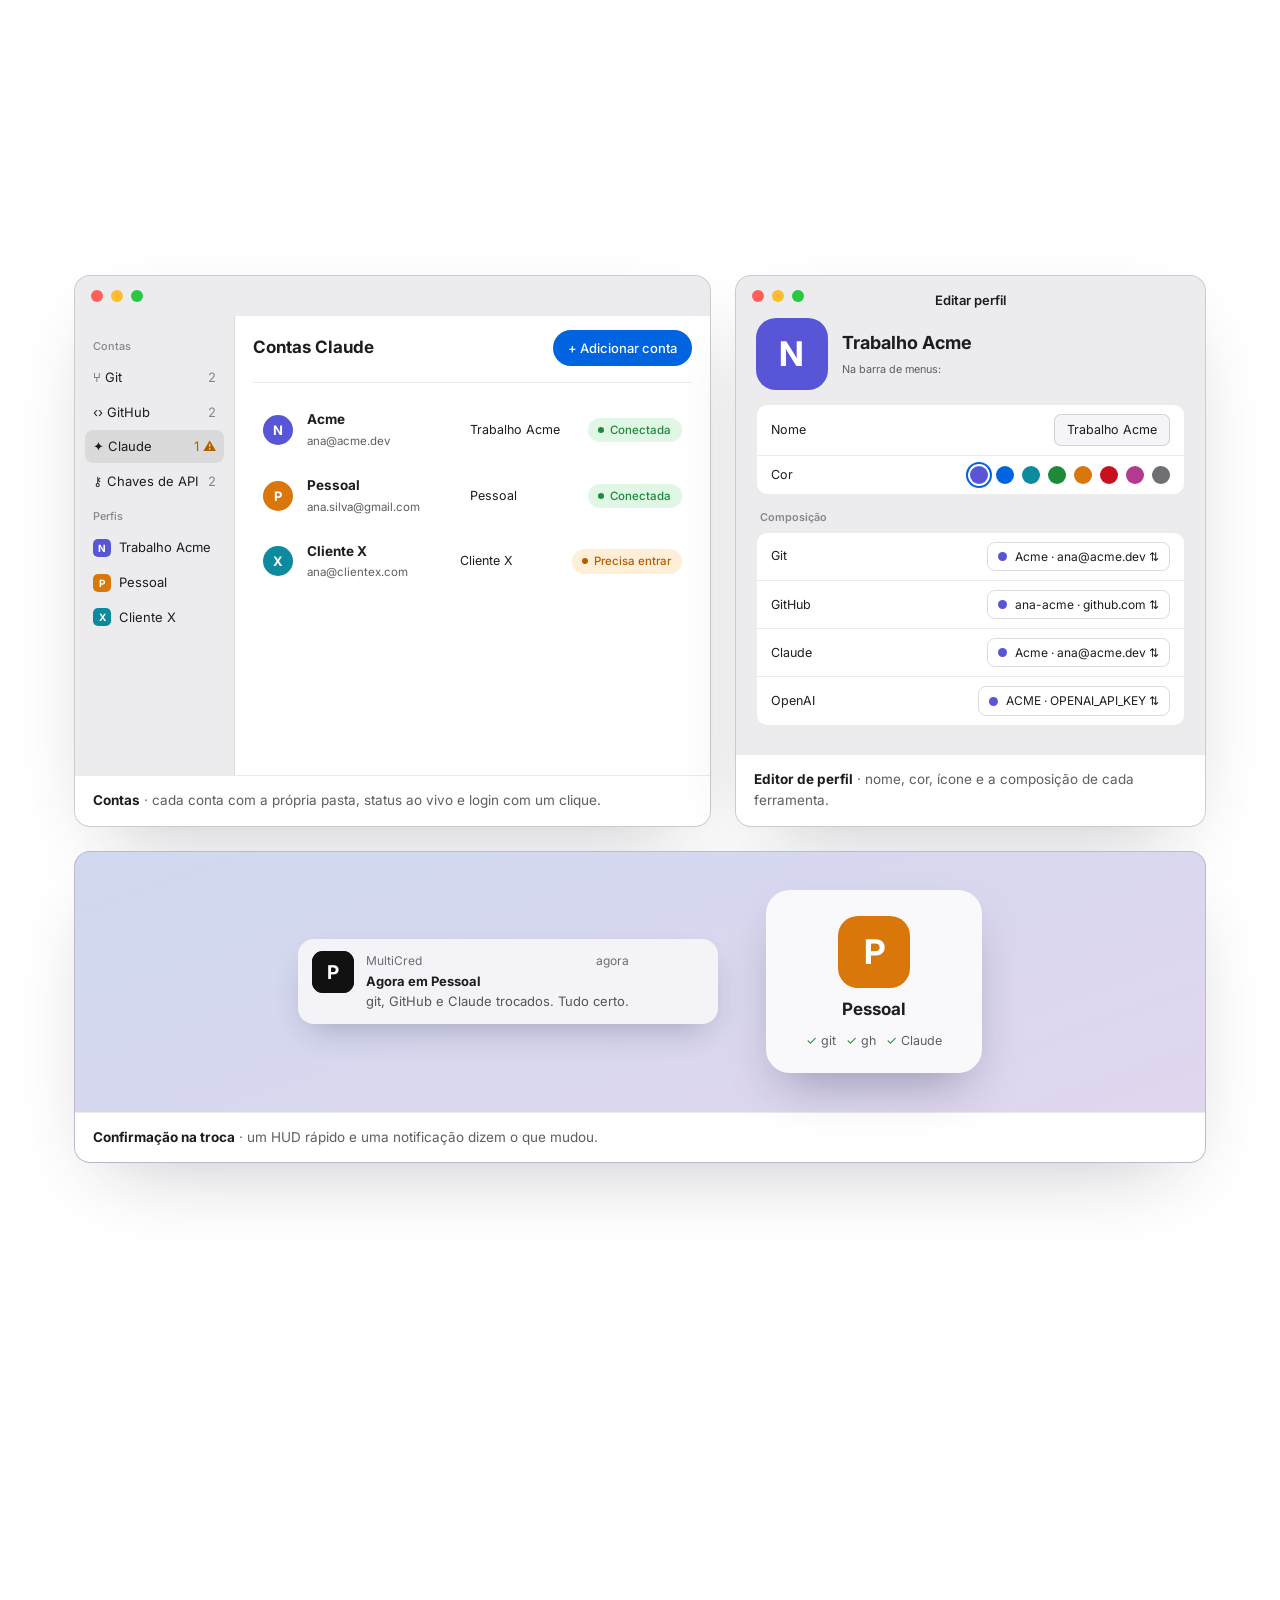
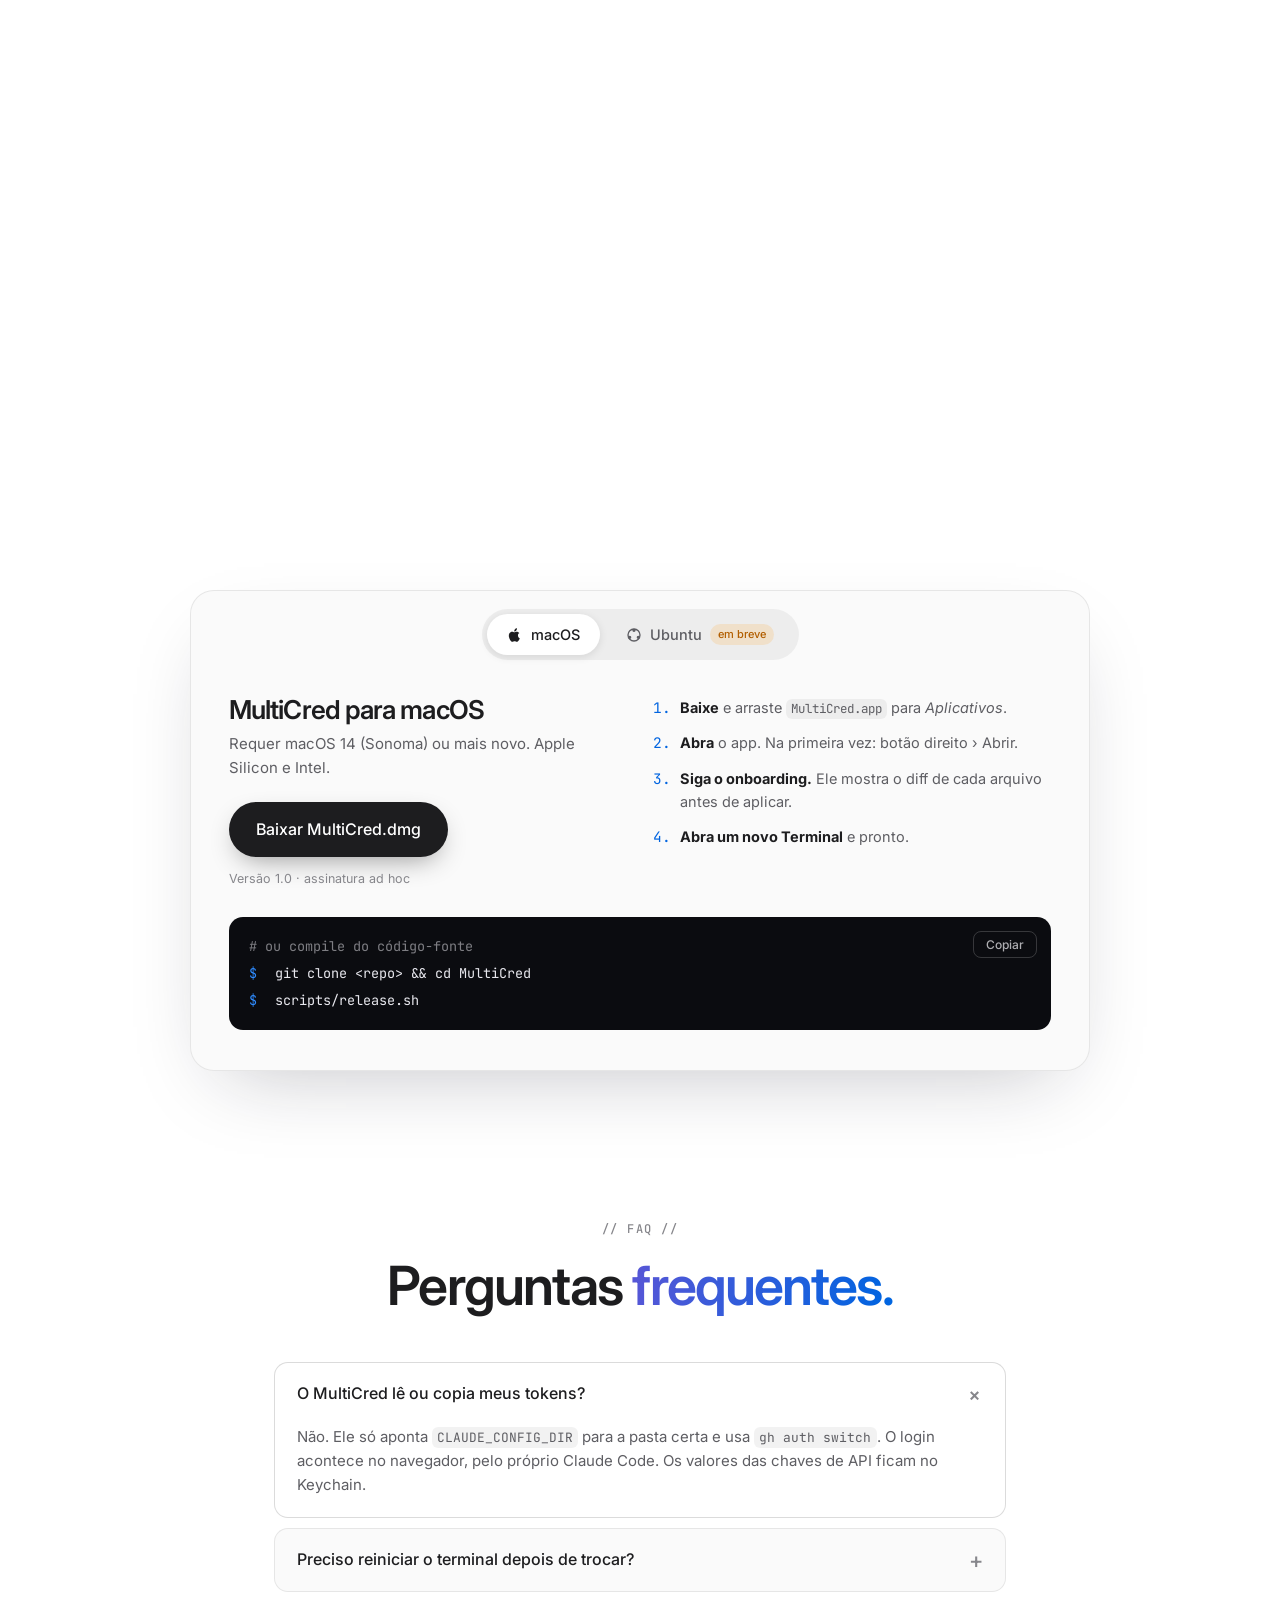
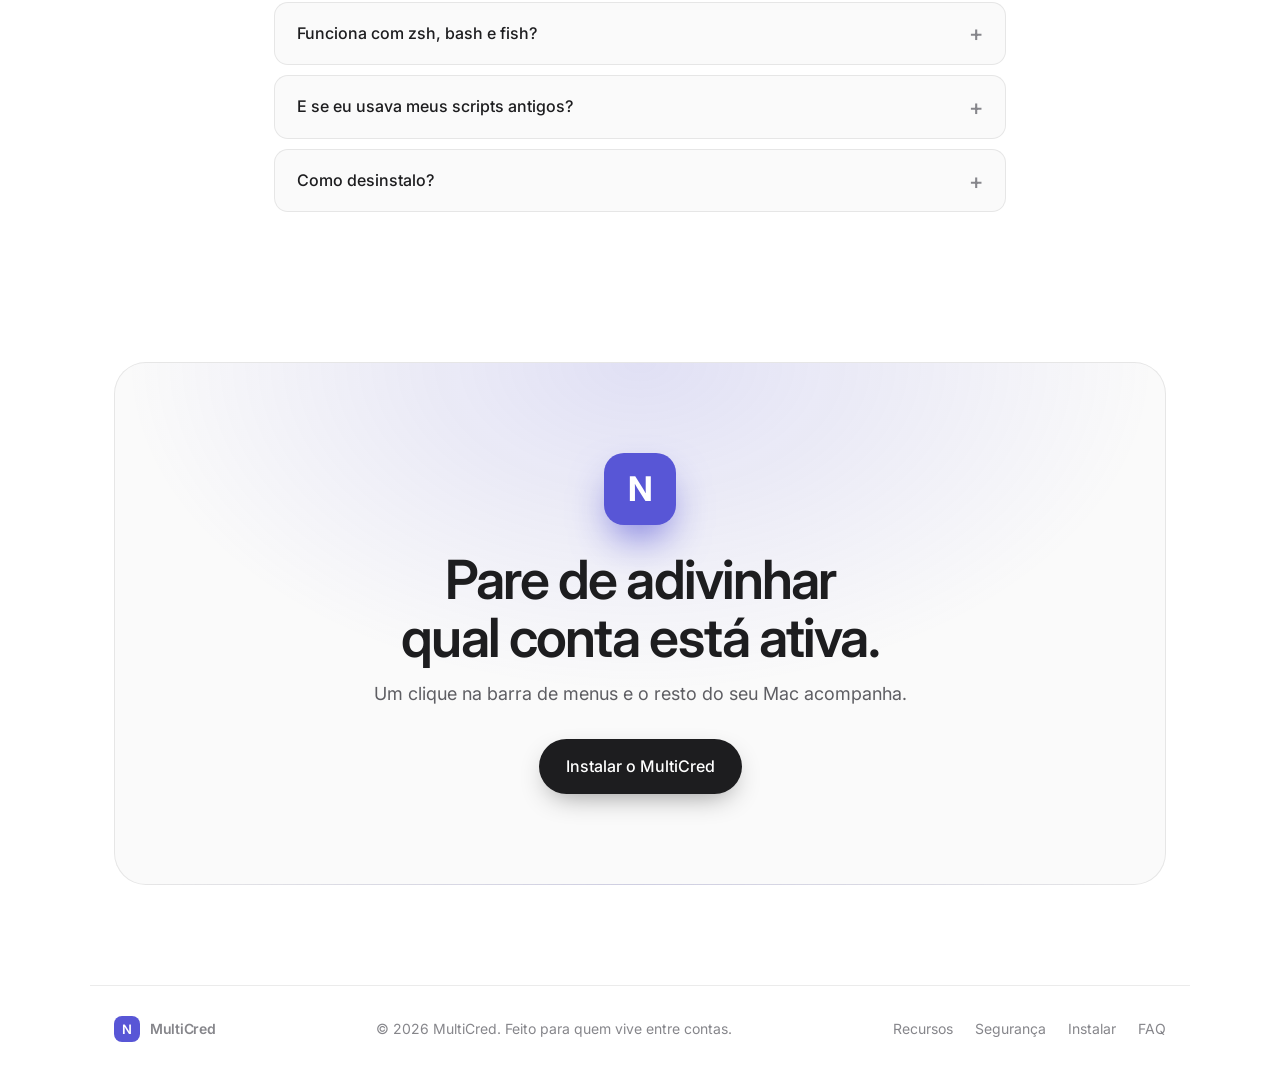
<file: landing/v2-light/index.html>
<!doctype html>
<html lang="pt-BR">
<head>
<meta charset="utf-8">
<meta name="viewport" content="width=device-width, initial-scale=1">
<title>MultiCred — troque de identidade com um clique</title>
<meta name="description" content="App de barra de menus para macOS que troca, com um clique, o git, o GitHub CLI, o Claude Code e as chaves de API dos seus terminais.">
<meta name="theme-color" content="#ffffff">
<link rel="icon" href="data:image/svg+xml,%3Csvg xmlns='http://www.w3.org/2000/svg' viewBox='0 0 32 32'%3E%3Crect width='32' height='32' rx='8' fill='%235856D6'/%3E%3Ctext x='16' y='22.5' font-family='Arial' font-weight='700' font-size='19' text-anchor='middle' fill='white'%3EM%3C/text%3E%3C/svg%3E">
<link rel="preconnect" href="https://fonts.googleapis.com">
<link rel="preconnect" href="https://fonts.gstatic.com" crossorigin>
<link href="https://fonts.googleapis.com/css2?family=Inter:wght@400;500;600;700;800&family=JetBrains+Mono:wght@400;500&display=swap" rel="stylesheet">
<link rel="stylesheet" href="styles.css">
</head>
<body>

<div class="aurora" aria-hidden="true"><i></i><i></i><i></i></div>
<div class="grid-bg" aria-hidden="true"></div>

<!-- NAV -->
<header class="nav" id="nav">
  <a class="brand" href="#top" aria-label="MultiCred">
    <span class="brand-mark" data-bind="badge">N</span>
    <span>MultiCred</span>
  </a>
  <nav class="nav-links" aria-label="Seções">
    <a href="#recursos">Recursos</a>
    <a href="#como-funciona">Como funciona</a>
    <a href="#telas">Telas</a>
    <a href="#seguranca">Segurança</a>
    <a href="#faq">FAQ</a>
  </nav>
  <a class="btn btn-sm btn-primary" href="#instalar">Instalar</a>
</header>

<main id="top">

<!-- HERO -->
<section class="hero">
  <div class="hero-copy reveal">
    <a class="pill" href="#instalar"><span class="dot"></span> Novo · para macOS 14+ <span class="arrow">→</span></a>
    <h1>Uma identidade por vez.<br><span class="grad">Todas com um clique.</span></h1>
    <p class="lead">MultiCred vive na barra de menus e troca, de forma transacional, o <b>git</b>, o <b>GitHub CLI</b>, a conta do <b>Claude Code</b> e as <b>chaves de API</b> dos seus terminais. Chega de commit com o e-mail errado.</p>
    <div class="cta-row">
      <a class="btn btn-primary btn-lg" href="#instalar"><svg width="18" height="18" viewBox="0 0 24 24" fill="currentColor" aria-hidden="true"><path d="M16.4 12.6c0-2.4 2-3.5 2.1-3.6-1.2-1.7-3-1.9-3.6-2-1.5-.2-3 .9-3.8.9-.8 0-2-.9-3.3-.9-1.7 0-3.3 1-4.2 2.5-1.8 3.1-.5 7.7 1.3 10.2.9 1.2 1.9 2.6 3.2 2.5 1.3-.1 1.8-.8 3.3-.8s2 .8 3.3.8c1.4 0 2.3-1.2 3.100-2.4 1-1.400 1.400-2.800 1.400-2.900-.1 0-2.800-1.100-2.800-4.300zM13.900 5.200c.7-.8 1.200-2 1-3.200-1 0-2.300.7-3 1.500-.7.700-1.200 1.900-1.100 3.100 1.200.1 2.400-.6 3.100-1.400z"/></svg> Baixar para macOS</a>
      <a class="btn btn-ghost btn-lg" href="#como-funciona">Ver como funciona</a>
    </div>
    <ul class="hero-meta">
      <li>Grátis</li><li>Sem conta</li><li>Tokens nunca saem do seu Mac</li>
    </ul>
  </div>

  <!-- Menubar mockup -->
  <div class="stage reveal" style="--d:.15s">
    <div class="desk" id="desk">
      <div class="menubar">
        <span class="mb-left"><b></b>Finder<span>Arquivo</span><span>Editar</span><span>Visualizar</span></span>
        <span class="mb-right">
          <span class="mb-item active" data-bind="badge-bg"><i class="badge sm" data-bind="badge">N</i></span>
          <svg width="16" height="16" viewBox="0 0 24 24" fill="none" stroke="currentColor" stroke-width="2" stroke-linecap="round"><path d="M5 12.5a10 10 0 0 1 14 0M8.5 16a5 5 0 0 1 7 0"/><circle cx="12" cy="19.5" r="1" fill="currentColor"/></svg>
          <svg width="22" height="16" viewBox="0 0 28 16" fill="none" stroke="currentColor"><rect x="1" y="2" width="22" height="12" rx="3.500" stroke-width="1.500"/><rect x="3" y="4" width="14" height="8" rx="1.500" fill="currentColor" stroke="none"/><path d="M25 6v4" stroke-width="2" stroke-linecap="round"/></svg>
          <span class="clock">Sex 2 out 14:32</span>
        </span>
      </div>

      <div class="menu" role="menu" aria-label="Menu do MultiCred (demonstração)">
        <div class="menu-head">
          <i class="badge lg" data-bind="badge">N</i>
          <div class="mh-info">
            <div class="mh-top"><b data-bind="name">Trabalho Acme</b><span class="ok"><i></i>Tudo certo</span></div>
            <small data-bind="since">Ativo desde 09:12</small>
            <ul class="mh-list">
              <li><svg viewBox="0 0 24 24"><circle cx="6" cy="5" r="2.500"/><circle cx="6" cy="19" r="2.500"/><circle cx="18" cy="8" r="2.500"/><path d="M6 7.500v9M18 10.500c0 4-6 3-12 6"/></svg><span data-bind="email">ana@acme.dev</span></li>
              <li><svg viewBox="0 0 24 24"><path d="m8 7-5 5 5 5M16 7l5 5-5 5"/></svg><span data-bind="gh">ana-acme</span></li>
              <li><svg viewBox="0 0 24 24"><path d="M12 3c.6 5 3.400 7.800 9 9-5.600 1.200-8.400 4-9 9-.6-5-3.400-7.800-9-9 5.600-1.200 8.400-4 9-9z"/></svg><span data-bind="claude">Claude · Acme</span></li>
            </ul>
          </div>
        </div>
        <div class="menu-sep"></div>
        <div class="menu-label">Perfis</div>
        <button class="mi" data-profile="0"><span class="chk">✓</span><i class="badge" style="--c:#5856D6">N</i><span class="mi-t">Trabalho Acme</span><kbd>⌘1</kbd></button>
        <button class="mi" data-profile="1"><span class="chk">✓</span><i class="badge" style="--c:#D9770B">P</i><span class="mi-t">Pessoal</span><kbd>⌘2</kbd></button>
        <button class="mi" data-profile="2"><span class="chk">✓</span><i class="badge" style="--c:#0E8A9E">X</i><span class="mi-t">Cliente X</span><em class="warn">⚠ Claude precisa entrar</em><kbd>⌘3</kbd></button>
        <div class="menu-sep"></div>
        <div class="mi hl"><svg viewBox="0 0 24 24"><path d="M12 3c.6 5 3.400 7.800 9 9-5.600 1.200-8.400 4-9 9-.6-5-3.400-7.800-9-9 5.600-1.200 8.400-4 9-9z"/></svg><span class="mi-t">Trocar só a conta Claude</span><span>›</span></div>
        <div class="menu-sep"></div>
        <div class="mi"><svg viewBox="0 0 24 24"><path d="M12 3 4 6v6c0 5 3.500 8 8 9 4.500-1 8-4 8-9V6z"/></svg><span class="mi-t">Verificar…</span><kbd>⌘R</kbd></div>
        <div class="mi"><svg viewBox="0 0 24 24"><circle cx="12" cy="8" r="4"/><path d="M4 21c1-4 4-6 8-6s7 2 8 6"/></svg><span class="mi-t">Contas…</span></div>
        <div class="mi"><svg viewBox="0 0 24 24"><circle cx="12" cy="12" r="4"/><path d="M12 2v3M12 19v3M2 12h3M19 12h3M5 5l2 2M17 17l2 2M5 19l2-2M17 7l2-2"/></svg><span class="mi-t">Ajustes…</span><kbd>⌘,</kbd></div>
      </div>

      <div class="hud" id="hud" aria-hidden="true">
        <i class="badge xl" data-bind="badge">N</i>
        <b data-bind="name">Trabalho Acme</b>
        <div class="hud-ticks"><span>✓ git</span><span>✓ gh</span><span>✓ Claude</span></div>
      </div>
      <div class="cursor" id="cursor" aria-hidden="true"><svg width="22" height="22" viewBox="0 0 24 24"><path d="M5 3l14 8-6 1.500L9.500 19z" fill="#fff" stroke="#000" stroke-width="1.200" stroke-linejoin="round"/></svg></div>
    </div>
    <div class="float f1"><i class="badge sm" style="--c:#1C8A36">✓</i> git config <code>user.email</code> trocado</div>
    <div class="float f2"><i class="badge sm" style="--c:#0064E0">gh</i> gh auth switch</div>
    <div class="float f3"><i class="badge sm" style="--c:#5856D6">✦</i> CLAUDE_CONFIG_DIR</div>
  </div>
</section>

<!-- MARQUEE -->
<section class="marquee reveal" aria-label="Integra com">
  <p>Troca em um só gesto, em tudo que você já usa</p>
  <div class="track">
    <div class="row">
      <span>git</span><span>GitHub CLI</span><span>Claude Code</span><span>OpenAI</span><span>Gemini</span><span>Keychain</span><span>zsh</span><span>bash</span><span>fish</span>
      <span>git</span><span>GitHub CLI</span><span>Claude Code</span><span>OpenAI</span><span>Gemini</span><span>Keychain</span><span>zsh</span><span>bash</span><span>fish</span>
    </div>
  </div>
</section>

<!-- STATS -->
<section class="stats reveal">
  <div><b data-count="1">0</b><span>clique para trocar tudo</span></div>
  <div><b data-count="4">0</b><span>ferramentas sincronizadas</span></div>
  <div><b data-count="0">0</b><span>tokens lidos ou copiados</span></div>
  <div><b data-count="157">0</b><span>testes automatizados</span></div>
</section>

<!-- FEATURES / BENTO -->
<section class="section" id="recursos">
  <div class="eyebrow reveal">// Recursos //</div>
  <h2 class="reveal">Tudo que muda quando você muda de contexto,<br><span class="grad">muda junto.</span></h2>

  <div class="bento">
    <article class="card span2 reveal spot">
      <div class="card-text">
        <h3>Perfis que juntam tudo</h3>
        <p>Um perfil é uma composição: identidade do git, conta do GitHub, conta do Claude e chaves de API. Escolha o perfil e as quatro peças trocam juntas.</p>
      </div>
      <div class="mini-compose">
        <div class="mc-row"><span>Git</span><em><i style="--c:#5856D6"></i> Acme · ana@acme.dev</em></div>
        <div class="mc-row"><span>GitHub</span><em><i style="--c:#5856D6"></i> ana-acme · github.com</em></div>
        <div class="mc-row"><span>Claude</span><em><i style="--c:#5856D6"></i> Acme · ana@acme.dev</em></div>
        <div class="mc-row"><span>OpenAI</span><em><i style="--c:#5856D6"></i> ACME_OPENAI_KEY</em></div>
      </div>
    </article>

    <article class="card reveal spot" style="--d:.08s">
      <div class="ico">⚡</div>
      <h3>Troca transacional</h3>
      <p>Ou troca tudo, ou nada. Se uma etapa falha, o MultiCred desfaz o resto e você nunca fica com meia identidade.</p>
    </article>

    <article class="card reveal spot" style="--d:.04s">
      <div class="ico">✦</div>
      <h3>Várias contas Claude</h3>
      <p>Cada conta tem a própria pasta de configuração. O login acontece no navegador, pelo próprio Claude Code.</p>
    </article>

    <article class="card reveal spot" style="--d:.08s">
      <div class="ico">🔑</div>
      <h3>Chaves no Keychain</h3>
      <p>Valores das chaves de API ficam no Keychain do macOS. O perfil só guarda qual item usar.</p>
    </article>

    <article class="card reveal spot" style="--d:.12s">
      <div class="ico">✓</div>
      <h3>Verificar</h3>
      <p>Um diagnóstico mostra se git, gh e Claude estão mesmo no perfil ativo, e avisa quando algo ficou inconsistente.</p>
    </article>

    <article class="card span2 reveal spot">
      <div class="card-text">
        <h3>Sabe das sessões abertas</h3>
        <p>Sessões do Claude Code abertas antes da troca continuam na conta anterior. O MultiCred conta quantas são e avisa na hora, para você reiniciar só o que precisa.</p>
      </div>
      <div class="mini-warn"><span>⚠</span><p><b>2 sessões do Claude Code</b> abertas antes da troca continuam na conta <b>Pessoal</b>. Reinicie-as para usar Acme.</p></div>
    </article>
    <article class="card reveal spot" style="--d:.12s">
      <div class="ico">↺</div>
      <h3>Importa o que você já tem</h3>
      <p>Detecta seus scripts antigos e as pastas <code>~/.claude*</code> existentes, e adota tudo sem apagar nada.</p>
    </article>
  </div>
</section>

<!-- HOW IT WORKS -->
<section class="section" id="como-funciona">
  <div class="eyebrow reveal">// Como funciona //</div>
  <h2 class="reveal">Três passos. Depois é só <span class="grad">clicar.</span></h2>

  <div class="steps">
    <div class="steps-list">
      <div class="step reveal" data-step="0">
        <span class="n">01</span>
        <div><h3>Instale e abra o onboarding</h3><p>O app detecta git, gh, Claude Code, contas existentes e até a versão antiga dos seus scripts. Mostra o diff de cada arquivo antes de aplicar.</p></div>
      </div>
      <div class="step reveal" data-step="1" style="--d:.06s">
        <span class="n">02</span>
        <div><h3>Monte seus perfis</h3><p>Dê nome, cor e ícone. Escolha qual git, GitHub, Claude e chave de API entram em cada perfil.</p></div>
      </div>
      <div class="step reveal" data-step="2" style="--d:.12s">
        <span class="n">03</span>
        <div><h3>Troque na barra de menus</h3><p>Clique no perfil ou use <kbd>⌘1</kbd> <kbd>⌘2</kbd> <kbd>⌘3</kbd>. Abra um terminal novo e tudo já está na identidade certa.</p></div>
      </div>
    </div>

    <div class="term reveal" style="--d:.1s">
      <div class="term-bar"><i></i><i></i><i></i><span>zsh — ~/projetos</span></div>
      <div class="term-body" id="term" aria-live="off">
        <p><span class="pr">❯</span> git config user.email</p>
        <p class="out" data-bind="email">ana@acme.dev</p>
        <p><span class="pr">❯</span> gh auth status</p>
        <p class="out"><span class="g">✓</span> Logged in as <b data-bind="gh">ana-acme</b></p>
        <p><span class="pr">❯</span> echo $CLAUDE_CONFIG_DIR</p>
        <p class="out" data-bind="dir">~/.claude-acme</p>
        <p><span class="pr">❯</span> <span class="caret"></span></p>
      </div>
      <div class="term-tabs" role="tablist" aria-label="Escolher perfil na demonstração">
        <button data-profile="0" class="tab"><i style="--c:#5856D6"></i>Trabalho</button>
        <button data-profile="1" class="tab"><i style="--c:#D9770B"></i>Pessoal</button>
        <button data-profile="2" class="tab"><i style="--c:#0E8A9E"></i>Cliente X</button>
      </div>
    </div>
  </div>
</section>

<!-- SCREENS -->
<section class="section" id="telas">
  <div class="eyebrow reveal">// As telas //</div>
  <h2 class="reveal">Nativo, rápido e <span class="grad">com cara de Mac.</span></h2>
  <p class="sub reveal">Uma janela só, que avança e volta. Nada de sheets ou janelas soltas para cada passo.</p>

  <div class="shots">
    <!-- Contas -->
    <figure class="win tilt reveal">
      <div class="win-bar"><i class="r"></i><i class="y"></i><i class="g"></i></div>
      <div class="win-body contas">
        <aside>
          <small>Contas</small>
          <a>⑂ Git <em>2</em></a><a>‹› GitHub <em>2</em></a><a class="on">✦ Claude <em class="w">1 ⚠</em></a><a>⚷ Chaves de API <em>2</em></a>
          <small>Perfis</small>
          <a><i class="badge sm" style="--c:#5856D6">N</i> Trabalho Acme</a><a><i class="badge sm" style="--c:#D9770B">P</i> Pessoal</a><a><i class="badge sm" style="--c:#0E8A9E">X</i> Cliente X</a>
        </aside>
        <section>
          <header><b>Contas Claude</b><span class="btn btn-sm btn-primary">+ Adicionar conta</span></header>
          <div class="trow"><i class="av" style="--c:#5856D6">N</i><div><b>Acme</b><small>ana@acme.dev</small></div><span>Trabalho Acme</span><code>claude/acme</code><span class="st ok"><i></i>Conectada</span></div>
          <div class="trow"><i class="av" style="--c:#D9770B">P</i><div><b>Pessoal</b><small>ana.silva@gmail.com</small></div><span>Pessoal</span><code>claude/pessoal</code><span class="st ok"><i></i>Conectada</span></div>
          <div class="trow"><i class="av" style="--c:#0E8A9E">X</i><div><b>Cliente X</b><small>ana@clientex.com</small></div><span>Cliente X</span><code>claude/cliente-x</code><span class="st warn"><i></i>Precisa entrar</span></div>
        </section>
      </div>
      <figcaption><b>Contas</b> · cada conta com a própria pasta, status ao vivo e login com um clique.</figcaption>
    </figure>

    <!-- Editor -->
    <figure class="win tilt reveal" style="--d:.1s">
      <div class="win-bar"><i class="r"></i><i class="y"></i><i class="g"></i><span>Editar perfil</span></div>
      <div class="win-body editor">
        <div class="ed-head"><i class="badge xl" style="--c:#5856D6">N</i><div><b>Trabalho Acme</b><small>Na barra de menus:</small></div></div>
        <div class="ed-group">
          <div class="ed-row"><span>Nome</span><em class="field">Trabalho Acme</em></div>
          <div class="ed-row"><span>Cor</span><div class="swatches"><i style="--c:#5856D6" class="sel"></i><i style="--c:#0064E0"></i><i style="--c:#0E8A9E"></i><i style="--c:#1C8A36"></i><i style="--c:#D9770B"></i><i style="--c:#C8101E"></i><i style="--c:#B23A8F"></i><i style="--c:#6E6E73"></i></div></div>
        </div>
        <small class="ed-label">Composição</small>
        <div class="ed-group">
          <div class="ed-row"><span>Git</span><em class="sel-box"><i style="--c:#5856D6"></i>Acme · ana@acme.dev ⇅</em></div>
          <div class="ed-row"><span>GitHub</span><em class="sel-box"><i style="--c:#5856D6"></i>ana-acme · github.com ⇅</em></div>
          <div class="ed-row"><span>Claude</span><em class="sel-box"><i style="--c:#5856D6"></i>Acme · ana@acme.dev ⇅</em></div>
          <div class="ed-row"><span>OpenAI</span><em class="sel-box"><i style="--c:#5856D6"></i>ACME · OPENAI_API_KEY ⇅</em></div>
        </div>
      </div>
      <figcaption><b>Editor de perfil</b> · nome, cor, ícone e a composição de cada ferramenta.</figcaption>
    </figure>

    <!-- HUD -->
    <figure class="win hudshot tilt reveal" style="--d:.2s">
      <div class="hud-demo">
        <div class="notif"><i class="badge lg" style="--c:#D9770B">P</i><div><small>MultiCred <em>agora</em></small><b>Agora em Pessoal</b><span>git, GitHub e Claude trocados. Tudo certo.</span></div></div>
        <div class="hud-card"><i class="badge xl" style="--c:#D9770B">P</i><b>Pessoal</b><div class="hud-ticks"><span>✓ git</span><span>✓ gh</span><span>✓ Claude</span></div></div>
      </div>
      <figcaption><b>Confirmação na troca</b> · um HUD rápido e uma notificação dizem o que mudou.</figcaption>
    </figure>
  </div>
</section>

<!-- SECURITY -->
<section class="section" id="seguranca">
  <div class="eyebrow reveal">// Segurança //</div>
  <h2 class="reveal">Mexe no mínimo. <span class="grad">Nunca nos seus segredos.</span></h2>

  <div class="sec-grid">
    <div class="card reveal">
      <h3><span class="tick">✓</span> O que o app altera</h3>
      <ul class="clean">
        <li>Um bloco marcado <code># >>> MultiCred >>></code> no fim do <code>~/.zshrc</code>, bash e gitconfig</li>
        <li>A conta ativa do <code>gh</code>, via <code>gh auth switch</code></li>
        <li><code>CLAUDE_CONFIG_DIR</code> para apps gráficos</li>
        <li>Itens <code>app.multicred.apikey</code> no Keychain</li>
      </ul>
    </div>
    <div class="card reveal" style="--d:.08s">
      <h3><span class="tick no">✕</span> O que nunca toca</h3>
      <ul class="clean">
        <li>Tokens do Claude Code e do gh</li>
        <li>O conteúdo das pastas <code>~/.claude*</code></li>
        <li>O <code>hosts.yml</code> do gh (só via <code>gh</code>)</li>
        <li>Qualquer linha dos seus arquivos fora do bloco do MultiCred</li>
      </ul>
    </div>
    <div class="card span2 reveal" style="--d:.12s">
      <h3>🔒 Desinstalação limpa</h3>
      <p>Ajustes › Desinstalar remove só os blocos, o arquivo do fish, a variável do launchd, as chaves do Keychain e a pasta do app. Os backups vão para <code>MultiCred-backups-&lt;data&gt;</code> e suas contas continuam logadas nas próprias ferramentas.</p>
    </div>
  </div>
</section>

<!-- INSTALL -->
<section class="section" id="instalar">
  <div class="eyebrow reveal">// Instalação //</div>
  <h2 class="reveal">Instale em <span class="grad">menos de um minuto.</span></h2>

  <div class="install reveal">
    <div class="os-tabs" role="tablist">
      <button class="os on" role="tab" data-os="mac" aria-selected="true">
        <svg width="16" height="16" viewBox="0 0 24 24" fill="currentColor" aria-hidden="true"><path d="M16.4 12.6c0-2.4 2-3.5 2.1-3.6-1.2-1.7-3-1.9-3.6-2-1.5-.2-3 .9-3.8.9-.8 0-2-.9-3.3-.9-1.7 0-3.3 1-4.2 2.5-1.8 3.1-.5 7.7 1.3 10.2.9 1.2 1.9 2.6 3.2 2.5 1.3-.1 1.8-.8 3.3-.8s2 .8 3.3.8c1.4 0 2.3-1.2 3.1-2.4 1-1.4 1.4-2.8 1.4-2.9-.1 0-2.8-1.1-2.8-4.3zM13.9 5.2c.7-.8 1.2-2 1-3.2-1 0-2.300.7-3 1.500-.7.700-1.200 1.900-1.100 3.100 1.200.1 2.400-.6 3.100-1.400z"/></svg> macOS</button>
      <button class="os" role="tab" data-os="ubuntu" aria-selected="false">
        <svg width="16" height="16" viewBox="0 0 24 24" fill="none" stroke="currentColor" stroke-width="2" aria-hidden="true"><circle cx="12" cy="12" r="9"/><circle cx="12" cy="5" r="1.500" fill="currentColor"/><circle cx="5.500" cy="15.500" r="1.500" fill="currentColor"/><circle cx="18.500" cy="15.500" r="1.500" fill="currentColor"/></svg> Ubuntu <em>em breve</em></button>
    </div>

    <div class="os-panel on" id="os-mac">
      <div class="inst-left">
        <h3>MultiCred para macOS</h3>
        <p>Requer macOS 14 (Sonoma) ou mais novo. Apple Silicon e Intel.</p>
        <a class="btn btn-primary btn-lg" href="#" id="dl-mac">Baixar MultiCred.dmg</a>
        <small>Versão 1.0 · assinatura ad hoc</small>
      </div>
      <ol class="inst-steps">
        <li><b>Baixe</b> e arraste <code>MultiCred.app</code> para <em>Aplicativos</em>.</li>
        <li><b>Abra</b> o app. Na primeira vez: botão direito › Abrir.</li>
        <li><b>Siga o onboarding.</b> Ele mostra o diff de cada arquivo antes de aplicar.</li>
        <li><b>Abra um novo Terminal</b> e pronto.</li>
      </ol>
      <div class="code" data-copy="scripts/release.sh">
        <span># ou compile do código-fonte</span>
        <code><i>$</i> git clone &lt;repo&gt; &amp;&amp; cd MultiCred</code>
        <code><i>$</i> scripts/release.sh</code>
        <button class="copy" aria-label="Copiar comando">Copiar</button>
      </div>
    </div>

    <div class="os-panel" id="os-ubuntu">
      <div class="inst-left">
        <h3>MultiCred para Ubuntu</h3>
        <p>A versão para Linux está a caminho: ícone na bandeja e a mesma troca de git, gh, Claude e chaves.</p>
        <form class="wait" id="wait" novalidate>
          <input type="email" placeholder="seu@email.com" aria-label="E-mail para ser avisado" required>
          <button class="btn btn-primary">Me avise</button>
        </form>
        <small id="wait-msg">Sem spam. Um e-mail quando lançar.</small>
      </div>
      <div class="code" data-copy="sudo apt install multicred">
        <span># previsão, ainda não disponível</span>
        <code><i>$</i> sudo apt install multicred</code>
        <code><i>$</i> multicred switch pessoal</code>
        <button class="copy" aria-label="Copiar comando">Copiar</button>
      </div>
    </div>
  </div>
</section>

<!-- FAQ -->
<section class="section narrow" id="faq">
  <div class="eyebrow reveal">// FAQ //</div>
  <h2 class="reveal">Perguntas <span class="grad">frequentes.</span></h2>
  <div class="faq reveal">
    <details open><summary>O MultiCred lê ou copia meus tokens?</summary><p>Não. Ele só aponta <code>CLAUDE_CONFIG_DIR</code> para a pasta certa e usa <code>gh auth switch</code>. O login acontece no navegador, pelo próprio Claude Code. Os valores das chaves de API ficam no Keychain.</p></details>
    <details><summary>Preciso reiniciar o terminal depois de trocar?</summary><p>Abra um novo Terminal. Sessões do Claude Code já abertas continuam na conta anterior, e o app avisa quantas são.</p></details>
    <details><summary>Funciona com zsh, bash e fish?</summary><p>Sim. O app detecta o shell ativo e mostra os arquivos reais que vai alterar antes de aplicar.</p></details>
    <details><summary>E se eu usava meus scripts antigos?</summary><p>O onboarding detecta a versão antiga, oferece remover as linhas e importa as suas configurações.</p></details>
    <details><summary>Como desinstalo?</summary><p>Ajustes › Desinstalar. Só os blocos marcados são removidos e os backups ficam salvos numa pasta com a data.</p></details>
  </div>
</section>

<!-- FINAL CTA -->
<section class="final reveal">
  <div class="final-card">
    <i class="badge xl" data-bind="badge">N</i>
    <h2>Pare de adivinhar<br>qual conta está ativa.</h2>
    <p>Um clique na barra de menus e o resto do seu Mac acompanha.</p>
    <a class="btn btn-primary btn-lg" href="#instalar">Instalar o MultiCred</a>
  </div>
</section>
</main>

<footer class="footer">
  <div class="brand"><span class="brand-mark" data-bind="badge">N</span><span>MultiCred</span></div>
  <p>© 2026 MultiCred. Feito para quem vive entre contas.</p>
  <nav><a href="#recursos">Recursos</a><a href="#seguranca">Segurança</a><a href="#instalar">Instalar</a><a href="#faq">FAQ</a></nav>
</footer>

<script src="script.js"></script>
</body>
</html>
</file>
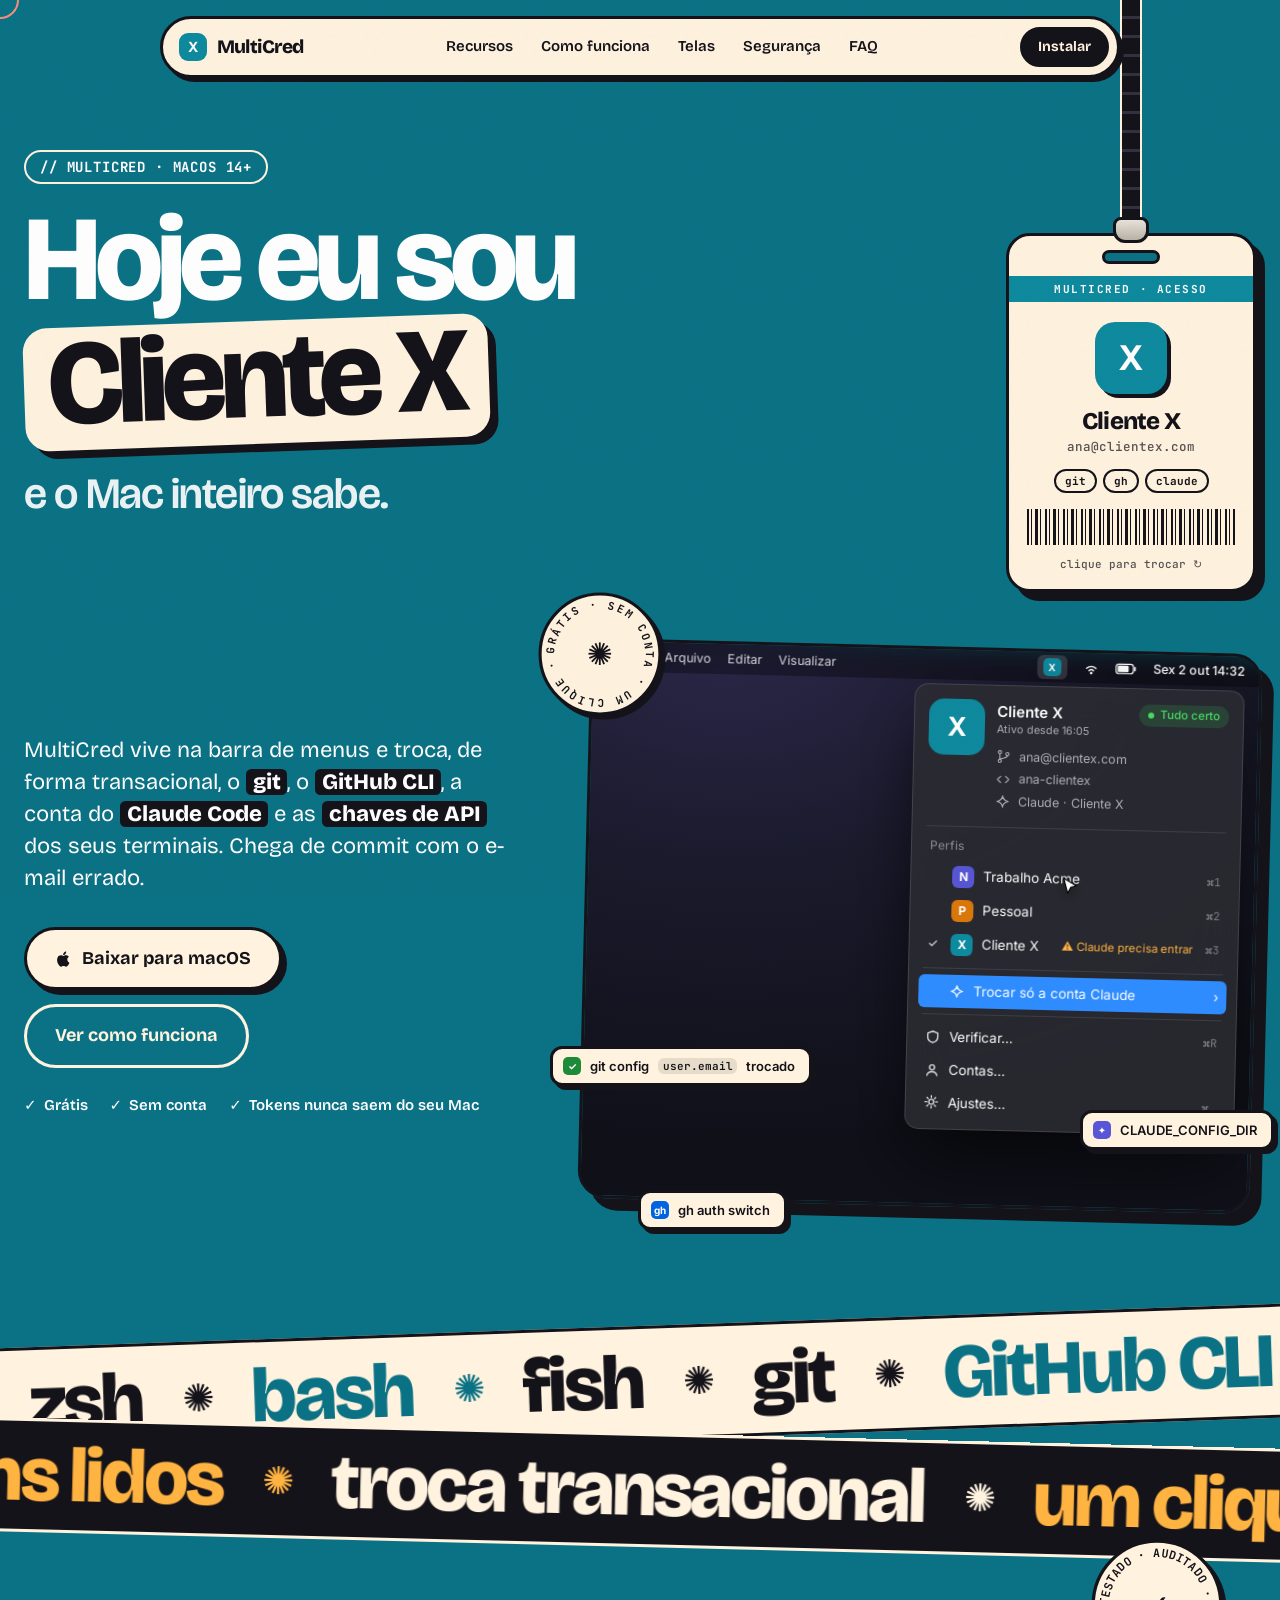
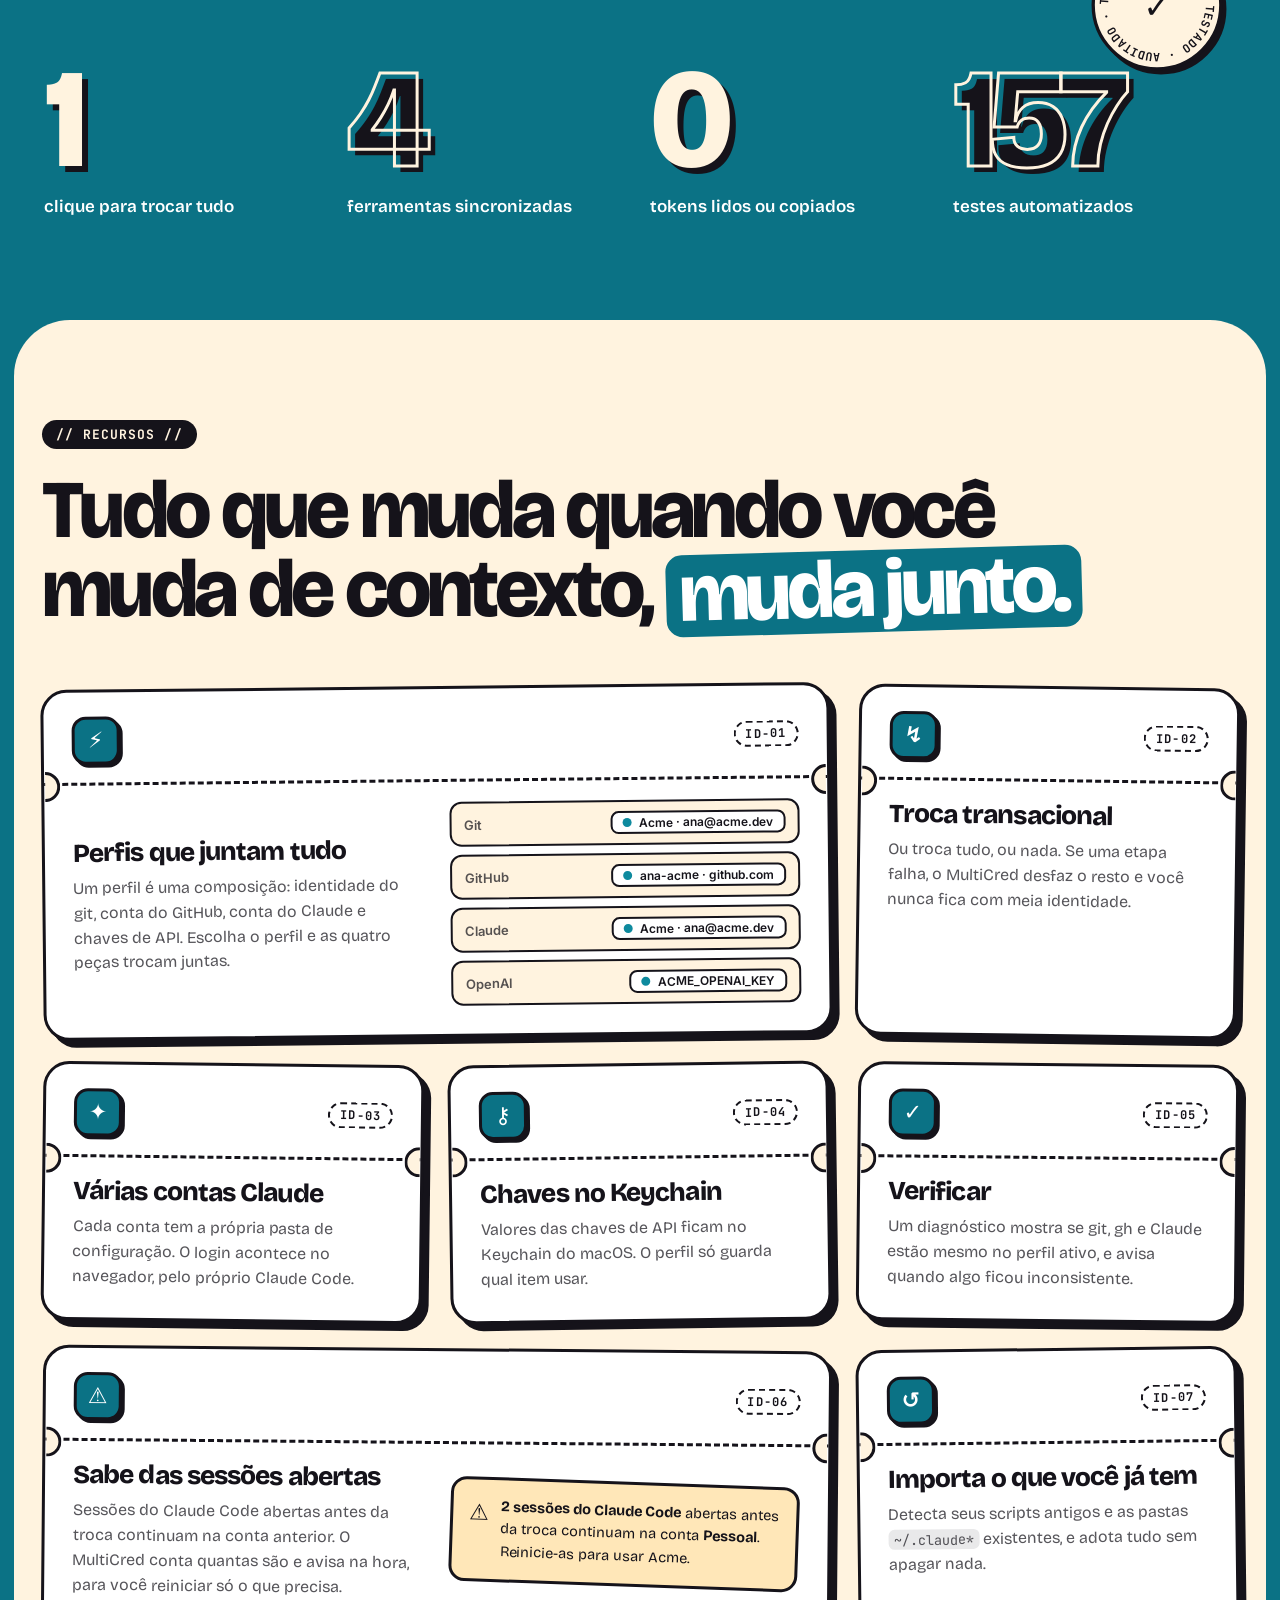
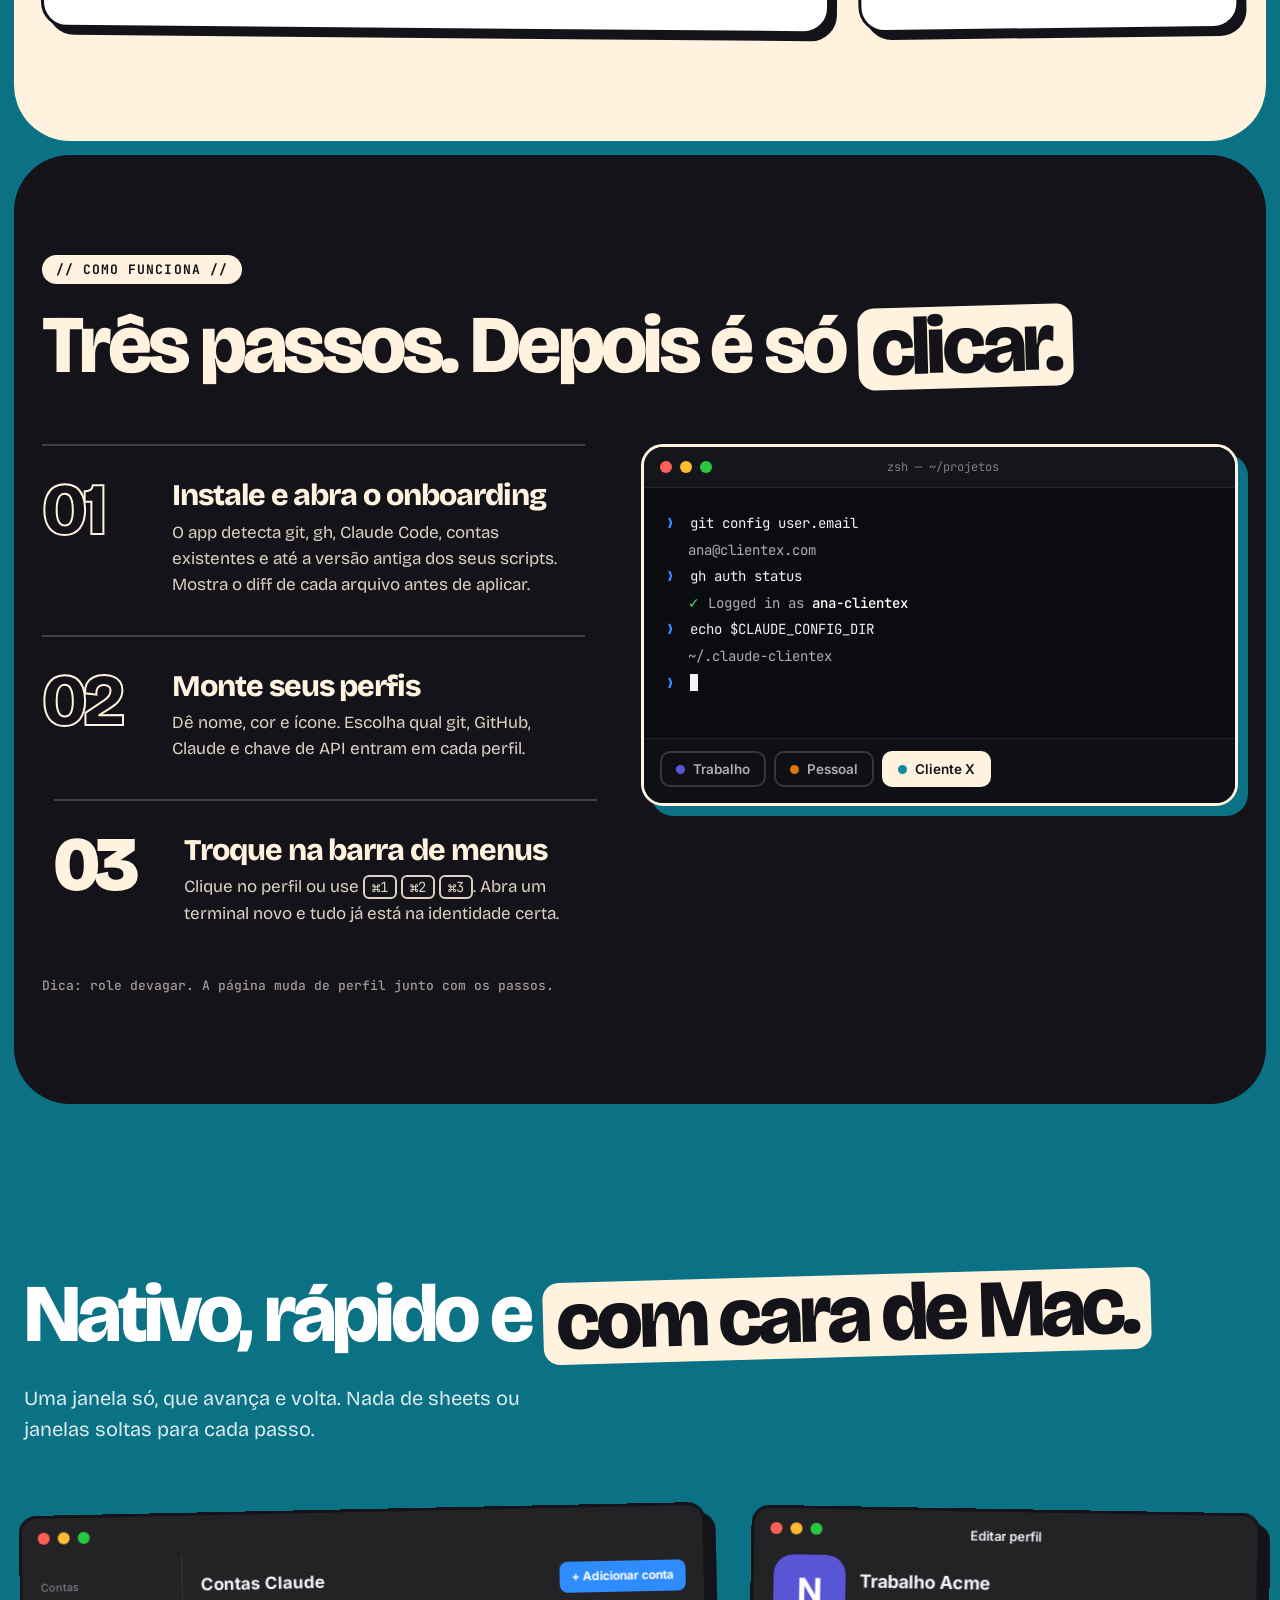
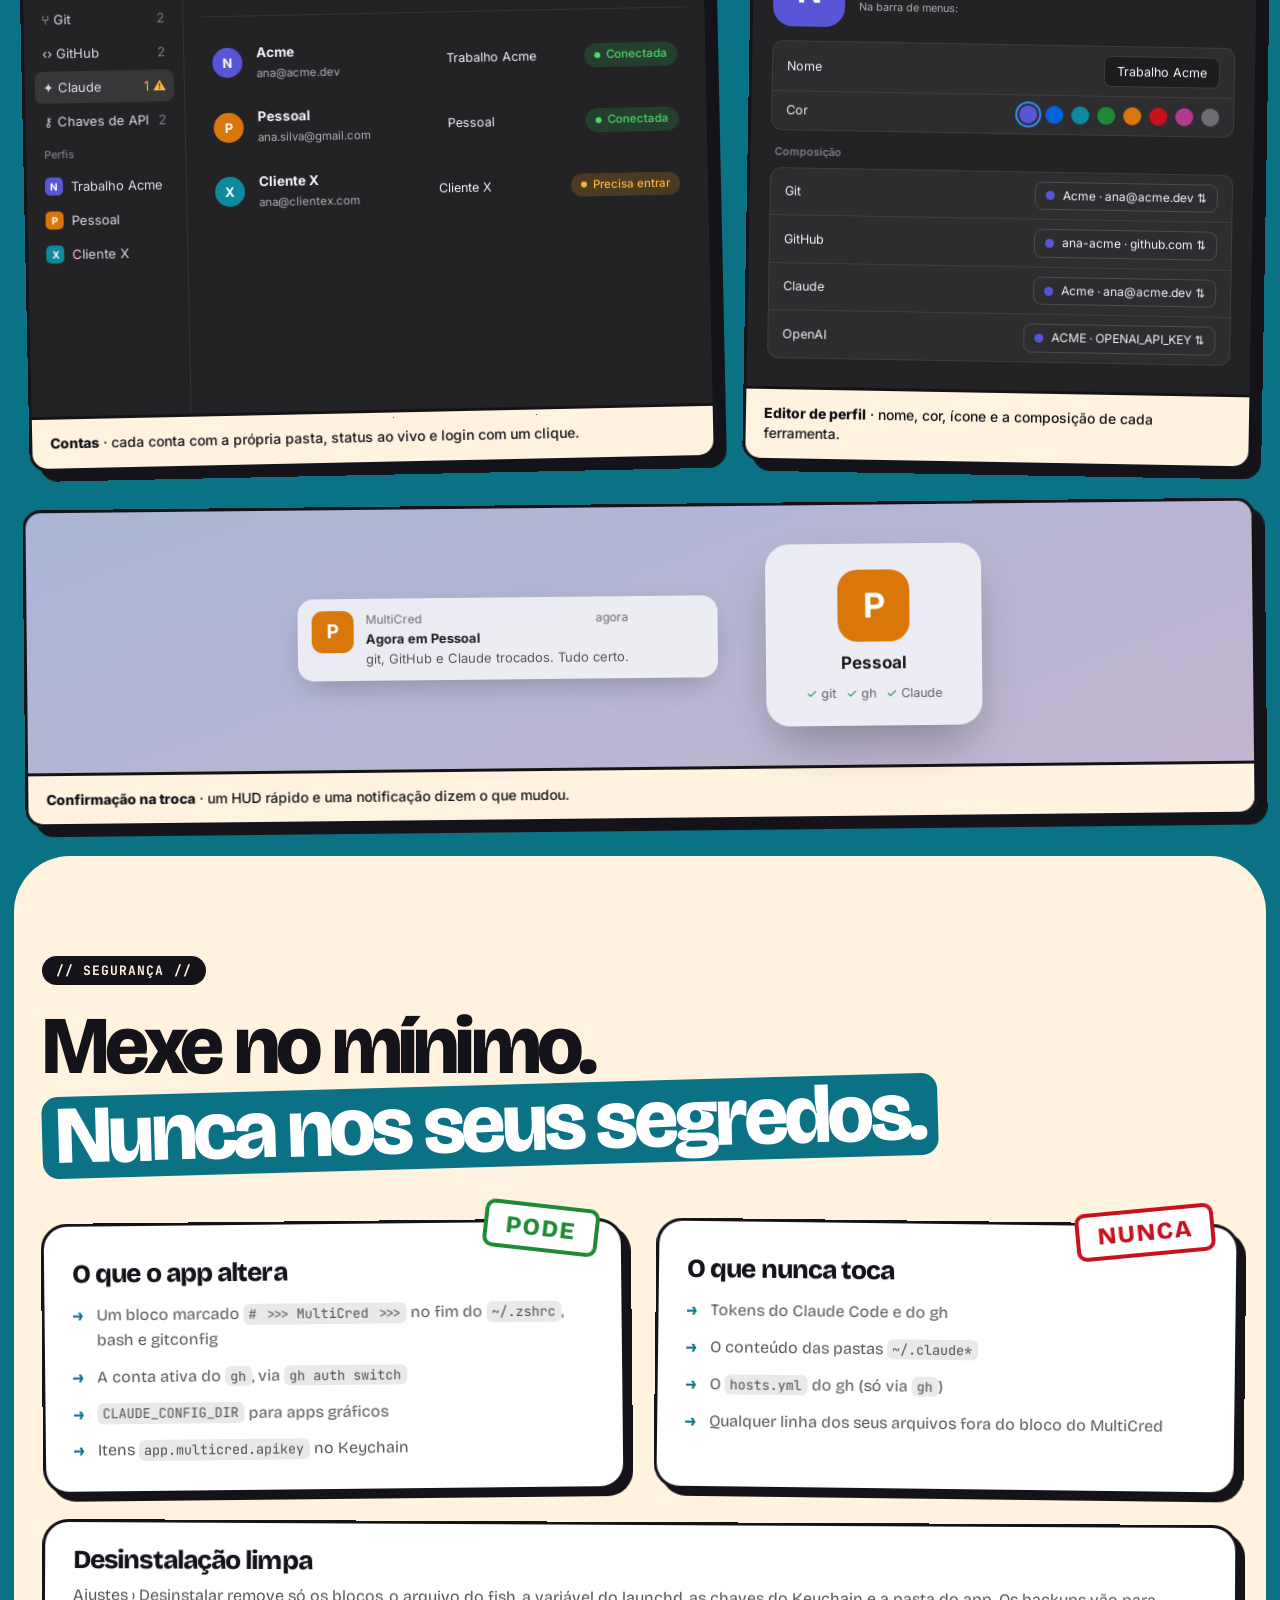
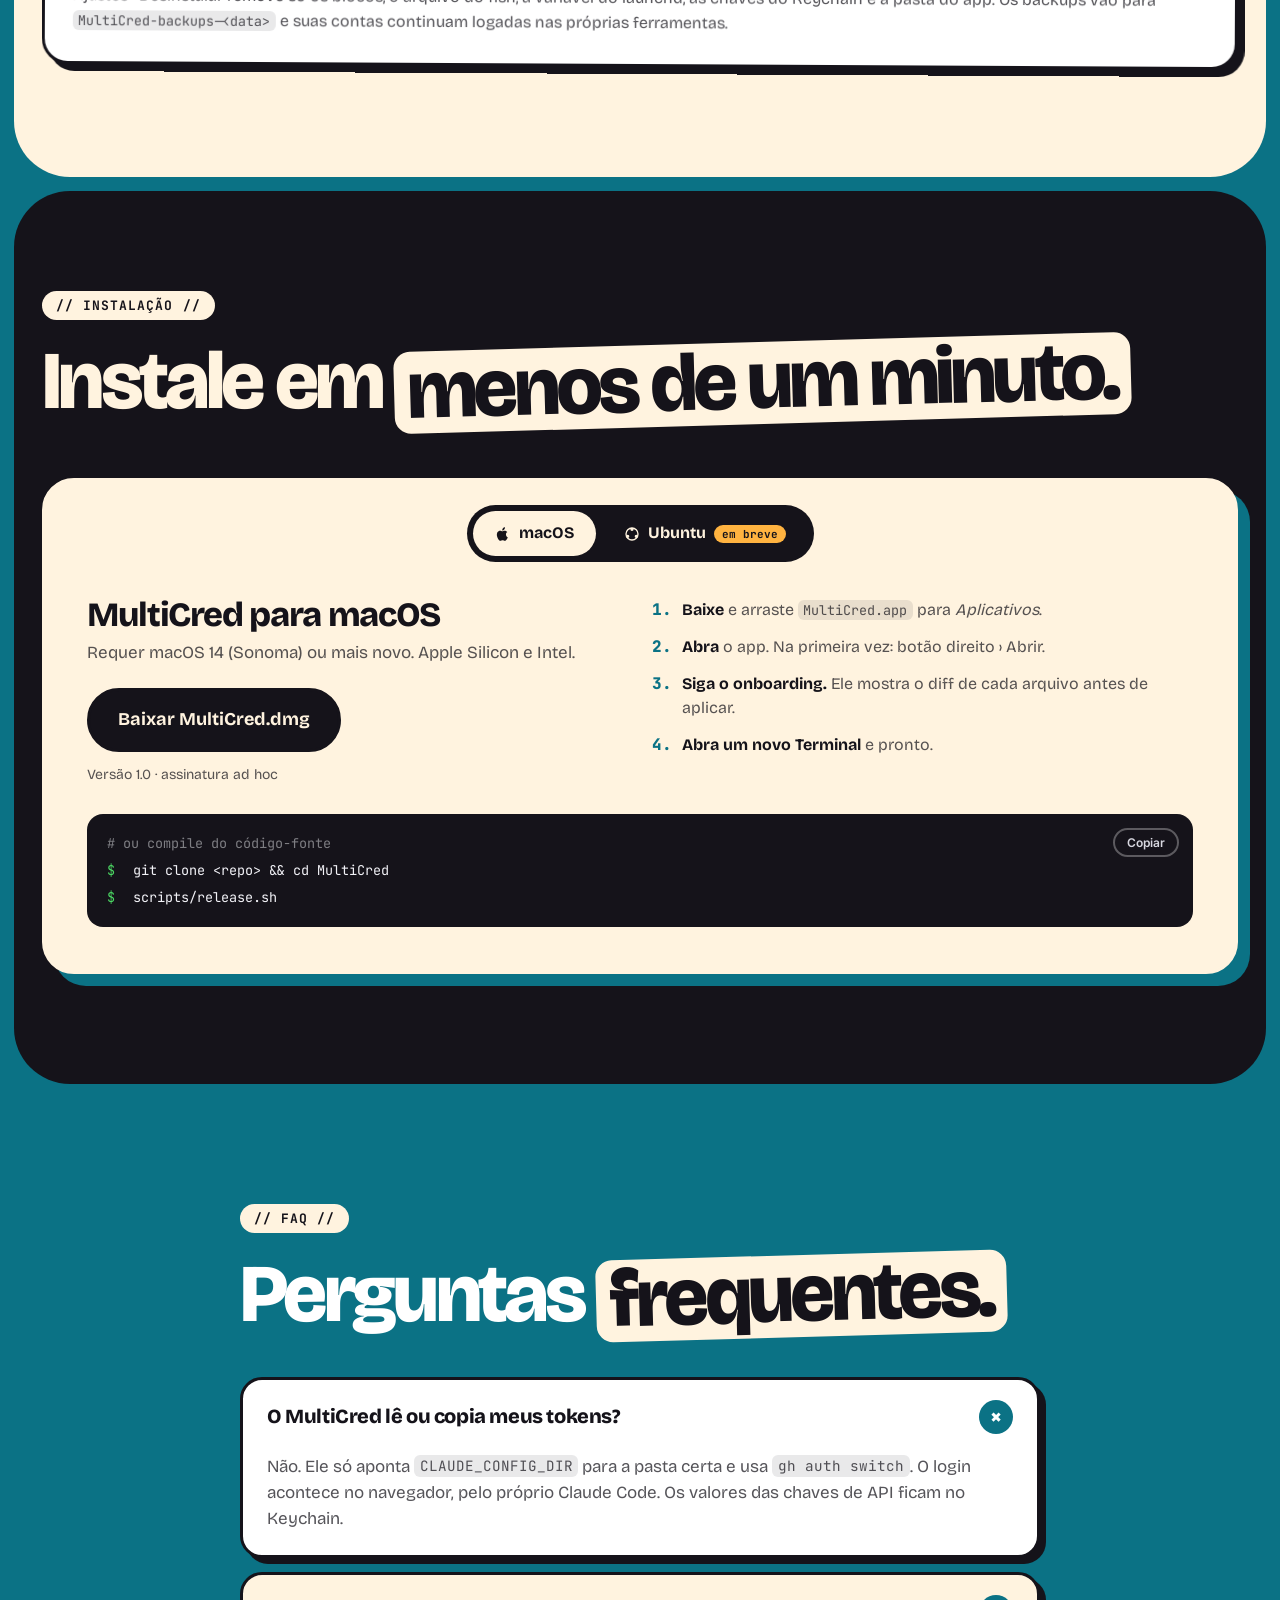
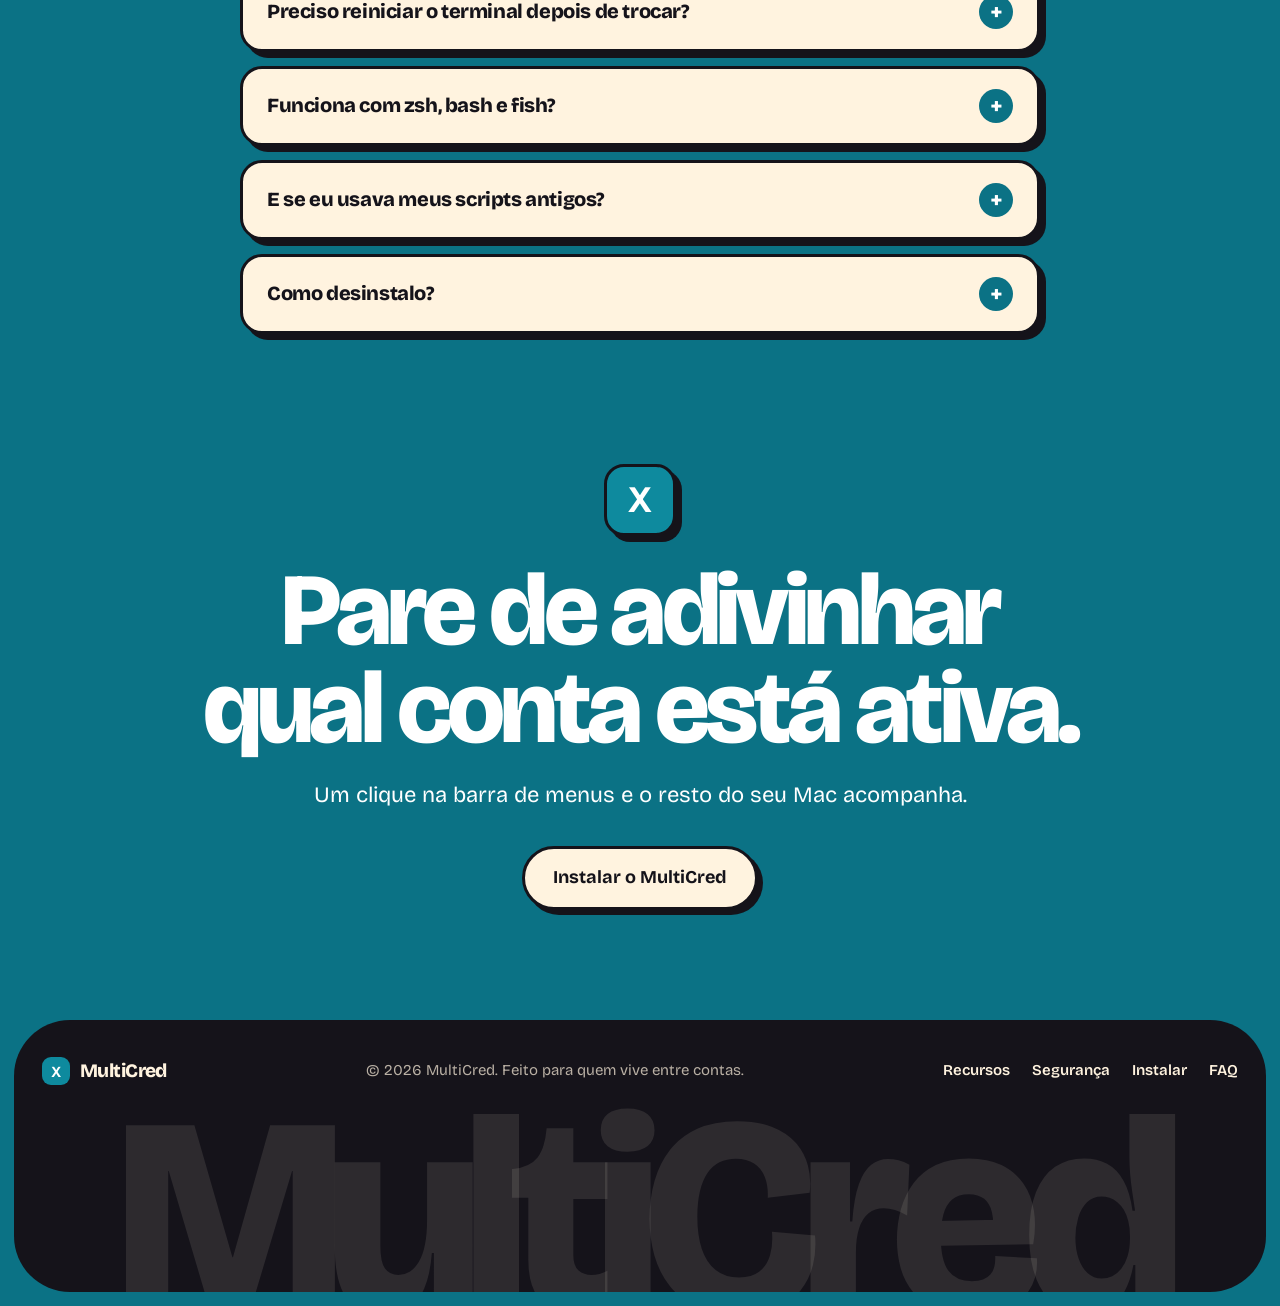
<file: landing/v3-creative/index.html>
<!doctype html>
<html lang="pt-BR">
<head>
<meta charset="utf-8">
<meta name="viewport" content="width=device-width, initial-scale=1">
<title>MultiCred — hoje eu sou outra conta</title>
<meta name="description" content="App de barra de menus para macOS que troca, com um clique, o git, o GitHub CLI, o Claude Code e as chaves de API dos seus terminais.">
<meta name="theme-color" content="#5856D6">
<link rel="icon" href="data:image/svg+xml,%3Csvg xmlns='http://www.w3.org/2000/svg' viewBox='0 0 32 32'%3E%3Crect width='32' height='32' rx='9' fill='%235856D6'/%3E%3Ctext x='16' y='22.5' font-family='Arial' font-weight='700' font-size='19' text-anchor='middle' fill='white'%3EM%3C/text%3E%3C/svg%3E">
<link rel="preconnect" href="https://fonts.googleapis.com">
<link rel="preconnect" href="https://fonts.gstatic.com" crossorigin>
<link href="https://fonts.googleapis.com/css2?family=Bricolage+Grotesque:opsz,wght@12..96,400;12..96,600;12..96,800&family=Inter:wght@400;500;600;700&family=JetBrains+Mono:wght@400;500;700&display=swap" rel="stylesheet">
<link rel="stylesheet" href="styles.css">
</head>
<body>

<div class="progress" id="progress" aria-hidden="true"></div>
<div class="ring" id="ring" aria-hidden="true"></div>

<!-- NAV -->
<header class="nav" id="nav">
  <a class="brand" href="#top" aria-label="MultiCred">
    <span class="brand-mark" data-bind="badge">N</span>
    <span>MultiCred</span>
  </a>
  <nav class="nav-links" aria-label="Seções">
    <a href="#recursos">Recursos</a>
    <a href="#como-funciona">Como funciona</a>
    <a href="#telas">Telas</a>
    <a href="#seguranca">Segurança</a>
    <a href="#faq">FAQ</a>
  </nav>
  <a class="btn btn-ink btn-sm" href="#instalar">Instalar</a>
</header>

<main id="top">

<!-- HERO -->
<section class="hero">
  <div class="hero-top">
    <div class="h1wrap reveal">
      <p class="kicker"><span>// MultiCred · macOS 14+</span></p>
      <h1>
        <span class="l1">Hoje eu sou</span>
        <span class="wordbox"><span class="word" id="word" data-bind="word">Trabalho</span></span>
        <span class="l3">e o Mac inteiro sabe.</span>
      </h1>
    </div>

    <button class="lanyard" id="lanyard" type="button" aria-label="Trocar de perfil: clique no crachá">
      <span class="strap"></span>
      <span class="clip"></span>
      <span class="idcard">
        <span class="hole"></span>
        <span class="id-band">MULTICRED · ACESSO</span>
        <i class="badge xl avatar" data-bind="badge">N</i>
        <b data-bind="name">Trabalho Acme</b>
        <small data-bind="email">ana@acme.dev</small>
        <span class="id-tags"><em>git</em><em>gh</em><em>claude</em></span>
        <span class="barcode"></span>
        <span class="id-hint">clique para trocar ↻</span>
      </span>
    </button>
  </div>

  <div class="hero-bottom">
    <div class="hero-copy reveal">
      <p class="lead">MultiCred vive na barra de menus e troca, de forma transacional, o <b>git</b>, o <b>GitHub CLI</b>, a conta do <b>Claude Code</b> e as <b>chaves de API</b> dos seus terminais. Chega de commit com o e-mail errado.</p>
      <div class="cta-row">
        <a class="btn btn-cream btn-lg" href="#instalar"><svg width="18" height="18" viewBox="0 0 24 24" fill="currentColor" aria-hidden="true"><path d="M16.4 12.6c0-2.4 2-3.5 2.1-3.6-1.2-1.7-3-1.9-3.6-2-1.5-.2-3 .9-3.8.9-.8 0-2-.9-3.3-.9-1.7 0-3.3 1-4.2 2.5-1.8 3.1-.5 7.7 1.3 10.2.9 1.2 1.9 2.6 3.2 2.5 1.3-.1 1.8-.8 3.3-.8s2 .8 3.3.8c1.4 0 2.3-1.2 3.1-2.4 1-1.4 1.4-2.8 1.4-2.9-.1 0-2.8-1.1-2.8-4.3zM13.9 5.2c.7-.8 1.2-2 1-3.2-1 0-2.3.7-3 1.5-.7.7-1.2 1.9-1.1 3.1 1.2.1 2.4-.6 3.1-1.4z"/></svg> Baixar para macOS</a>
        <a class="btn btn-line btn-lg" href="#como-funciona">Ver como funciona</a>
      </div>
      <ul class="hero-meta">
        <li>Grátis</li><li>Sem conta</li><li>Tokens nunca saem do seu Mac</li>
      </ul>
    </div>

    <!-- Menubar mockup -->
    <div class="stage reveal" style="--d:.15s">
      <svg class="sticker spin s1" viewBox="0 0 120 120" aria-hidden="true"><defs><path id="circ1" d="M60,60 m-44,0 a44,44 0 1,1 88,0 a44,44 0 1,1 -88,0"/></defs><circle cx="60" cy="60" r="58" class="sk-bg"/><text class="sk-t"><textPath href="#circ1" textLength="270" lengthAdjust="spacing">GRÁTIS · SEM CONTA · UM CLIQUE · </textPath></text><text x="60" y="71" text-anchor="middle" class="sk-star">✺</text></svg>
      <div class="desk" id="desk">
        <div class="menubar">
          <span class="mb-left"><b>Finder</b><span>Arquivo</span><span>Editar</span><span>Visualizar</span></span>
          <span class="mb-right">
            <span class="mb-item active"><i class="badge sm" data-bind="badge">N</i></span>
            <svg width="16" height="16" viewBox="0 0 24 24" fill="none" stroke="currentColor" stroke-width="2" stroke-linecap="round"><path d="M5 12.5a10 10 0 0 1 14 0M8.5 16a5 5 0 0 1 7 0"/><circle cx="12" cy="19.5" r="1" fill="currentColor"/></svg>
            <svg width="22" height="16" viewBox="0 0 28 16" fill="none" stroke="currentColor"><rect x="1" y="2" width="22" height="12" rx="3.5" stroke-width="1.5"/><rect x="3" y="4" width="14" height="8" rx="1.5" fill="currentColor" stroke="none"/><path d="M25 6v4" stroke-width="2" stroke-linecap="round"/></svg>
            <span class="clock">Sex 2 out 14:32</span>
          </span>
        </div>

        <div class="menu" role="menu" aria-label="Menu do MultiCred (demonstração)">
          <div class="menu-head">
            <i class="badge lg" data-bind="badge">N</i>
            <div class="mh-info">
              <div class="mh-top"><b data-bind="name">Trabalho Acme</b><span class="ok"><i></i>Tudo certo</span></div>
              <small data-bind="since">Ativo desde 09:12</small>
              <ul class="mh-list">
                <li><svg viewBox="0 0 24 24"><circle cx="6" cy="5" r="2.5"/><circle cx="6" cy="19" r="2.5"/><circle cx="18" cy="8" r="2.5"/><path d="M6 7.5v9M18 10.5c0 4-6 3-12 6"/></svg><span data-bind="email">ana@acme.dev</span></li>
                <li><svg viewBox="0 0 24 24"><path d="m8 7-5 5 5 5M16 7l5 5-5 5"/></svg><span data-bind="gh">ana-acme</span></li>
                <li><svg viewBox="0 0 24 24"><path d="M12 3c.6 5 3.4 7.8 9 9-5.6 1.2-8.4 4-9 9-.6-5-3.4-7.8-9-9 5.6-1.2 8.4-4 9-9z"/></svg><span data-bind="claude">Claude · Acme</span></li>
              </ul>
            </div>
          </div>
          <div class="menu-sep"></div>
          <div class="menu-label">Perfis</div>
          <button class="mi" data-profile="0"><span class="chk">✓</span><i class="badge" style="--c:#5856D6">N</i><span class="mi-t">Trabalho Acme</span><kbd>⌘1</kbd></button>
          <button class="mi" data-profile="1"><span class="chk">✓</span><i class="badge" style="--c:#D9770B">P</i><span class="mi-t">Pessoal</span><kbd>⌘2</kbd></button>
          <button class="mi" data-profile="2"><span class="chk">✓</span><i class="badge" style="--c:#0E8A9E">X</i><span class="mi-t">Cliente X</span><em class="warn">⚠ Claude precisa entrar</em><kbd>⌘3</kbd></button>
          <div class="menu-sep"></div>
          <div class="mi hl"><svg viewBox="0 0 24 24"><path d="M12 3c.6 5 3.4 7.8 9 9-5.6 1.2-8.4 4-9 9-.6-5-3.4-7.8-9-9 5.6-1.2 8.4-4 9-9z"/></svg><span class="mi-t">Trocar só a conta Claude</span><span>›</span></div>
          <div class="menu-sep"></div>
          <div class="mi"><svg viewBox="0 0 24 24"><path d="M12 3 4 6v6c0 5 3.5 8 8 9 4.5-1 8-4 8-9V6z"/></svg><span class="mi-t">Verificar…</span><kbd>⌘R</kbd></div>
          <div class="mi"><svg viewBox="0 0 24 24"><circle cx="12" cy="8" r="4"/><path d="M4 21c1-4 4-6 8-6s7 2 8 6"/></svg><span class="mi-t">Contas…</span></div>
          <div class="mi"><svg viewBox="0 0 24 24"><circle cx="12" cy="12" r="4"/><path d="M12 2v3M12 19v3M2 12h3M19 12h3M5 5l2 2M17 17l2 2M5 19l2-2M17 7l2-2"/></svg><span class="mi-t">Ajustes…</span><kbd>⌘,</kbd></div>
        </div>

        <div class="hud" id="hud" aria-hidden="true">
          <i class="badge xl" data-bind="badge">N</i>
          <b data-bind="name">Trabalho Acme</b>
          <div class="hud-ticks"><span>✓ git</span><span>✓ gh</span><span>✓ Claude</span></div>
        </div>
        <div class="cursor" id="cursor" aria-hidden="true"><svg width="22" height="22" viewBox="0 0 24 24"><path d="M5 3l14 8-6 1.5L9.5 19z" fill="#fff" stroke="#000" stroke-width="1.2" stroke-linejoin="round"/></svg></div>
      </div>
      <div class="float f1"><i class="badge sm" style="--c:#1C8A36">✓</i> git config <code>user.email</code> trocado</div>
      <div class="float f2"><i class="badge sm" style="--c:#0064E0">gh</i> gh auth switch</div>
      <div class="float f3"><i class="badge sm" style="--c:#5856D6">✦</i> CLAUDE_CONFIG_DIR</div>
    </div>
  </div>
</section>

<!-- BANDS (scroll-linked marquee) -->
<section class="bands" aria-label="Integra com">
  <div class="band b1"><div class="row" data-dir="-1"><span>git</span><span class="o">GitHub CLI</span><span>Claude Code</span><span class="o">OpenAI</span><span>Gemini</span><span class="o">Keychain</span><span>zsh</span><span class="o">bash</span><span>fish</span></div></div>
  <div class="band b2"><div class="row" data-dir="1"><span class="o">um clique</span><span>quatro ferramentas</span><span class="o">zero tokens lidos</span><span>troca transacional</span><span class="o">um clique</span></div></div>
</section>

<!-- STATS -->
<section class="stats">
  <svg class="sticker spin s2" viewBox="0 0 120 120" aria-hidden="true"><defs><path id="circ2" d="M60,60 m-44,0 a44,44 0 1,1 88,0 a44,44 0 1,1 -88,0"/></defs><circle cx="60" cy="60" r="58" class="sk-bg"/><text class="sk-t"><textPath href="#circ2" textLength="270" lengthAdjust="spacing">TESTADO · AUDITADO · TESTADO · AUDITADO · </textPath></text><text x="60" y="72" text-anchor="middle" class="sk-star">✓</text></svg>
  <div class="reveal"><b data-count="1">0</b><span>clique para trocar tudo</span></div>
  <div class="reveal" style="--d:.06s"><b data-count="4">0</b><span>ferramentas sincronizadas</span></div>
  <div class="reveal" style="--d:.12s"><b data-count="0">0</b><span>tokens lidos ou copiados</span></div>
  <div class="reveal" style="--d:.18s"><b data-count="157">0</b><span>testes automatizados</span></div>
</section>

<!-- FEATURES -->
<section class="block cream" id="recursos">
  <div class="wrap">
    <div class="eyebrow reveal">// Recursos //</div>
    <h2 class="reveal">Tudo que muda quando você muda de contexto, <span class="mark">muda junto.</span></h2>

    <div class="bento">
      <article class="card span2 reveal" style="--r:-.6deg">
        <div class="card-top"><div class="ico">⚡</div><span class="tag">ID-01</span></div>
        <div class="perf"></div>
        <div class="card-body">
          <div>
            <h3>Perfis que juntam tudo</h3>
            <p>Um perfil é uma composição: identidade do git, conta do GitHub, conta do Claude e chaves de API. Escolha o perfil e as quatro peças trocam juntas.</p>
          </div>
          <div class="mini-compose">
            <div class="mc-row"><span>Git</span><em><i></i> Acme · ana@acme.dev</em></div>
            <div class="mc-row"><span>GitHub</span><em><i></i> ana-acme · github.com</em></div>
            <div class="mc-row"><span>Claude</span><em><i></i> Acme · ana@acme.dev</em></div>
            <div class="mc-row"><span>OpenAI</span><em><i></i> ACME_OPENAI_KEY</em></div>
          </div>
        </div>
      </article>

      <article class="card reveal" style="--r:.8deg;--d:.08s">
        <div class="card-top"><div class="ico">↯</div><span class="tag">ID-02</span></div>
        <div class="perf"></div>
        <div class="card-body"><h3>Troca transacional</h3><p>Ou troca tudo, ou nada. Se uma etapa falha, o MultiCred desfaz o resto e você nunca fica com meia identidade.</p></div>
      </article>

      <article class="card reveal" style="--r:.7deg;--d:.04s">
        <div class="card-top"><div class="ico">✦</div><span class="tag">ID-03</span></div>
        <div class="perf"></div>
        <div class="card-body"><h3>Várias contas Claude</h3><p>Cada conta tem a própria pasta de configuração. O login acontece no navegador, pelo próprio Claude Code.</p></div>
      </article>

      <article class="card reveal" style="--r:-.8deg;--d:.08s">
        <div class="card-top"><div class="ico">⚷</div><span class="tag">ID-04</span></div>
        <div class="perf"></div>
        <div class="card-body"><h3>Chaves no Keychain</h3><p>Valores das chaves de API ficam no Keychain do macOS. O perfil só guarda qual item usar.</p></div>
      </article>

      <article class="card reveal" style="--r:.6deg;--d:.12s">
        <div class="card-top"><div class="ico">✓</div><span class="tag">ID-05</span></div>
        <div class="perf"></div>
        <div class="card-body"><h3>Verificar</h3><p>Um diagnóstico mostra se git, gh e Claude estão mesmo no perfil ativo, e avisa quando algo ficou inconsistente.</p></div>
      </article>

      <article class="card span2 reveal" style="--r:.5deg">
        <div class="card-top"><div class="ico">⚠</div><span class="tag">ID-06</span></div>
        <div class="perf"></div>
        <div class="card-body">
          <div>
            <h3>Sabe das sessões abertas</h3>
            <p>Sessões do Claude Code abertas antes da troca continuam na conta anterior. O MultiCred conta quantas são e avisa na hora, para você reiniciar só o que precisa.</p>
          </div>
          <div class="mini-warn"><span>⚠</span><p><b>2 sessões do Claude Code</b> abertas antes da troca continuam na conta <b>Pessoal</b>. Reinicie-as para usar Acme.</p></div>
        </div>
      </article>

      <article class="card reveal" style="--r:-.7deg;--d:.12s">
        <div class="card-top"><div class="ico">↺</div><span class="tag">ID-07</span></div>
        <div class="perf"></div>
        <div class="card-body"><h3>Importa o que você já tem</h3><p>Detecta seus scripts antigos e as pastas <code>~/.claude*</code> existentes, e adota tudo sem apagar nada.</p></div>
      </article>
    </div>
  </div>
</section>

<!-- HOW IT WORKS -->
<section class="block ink" id="como-funciona">
  <div class="wrap">
    <div class="eyebrow cream reveal">// Como funciona //</div>
    <h2 class="reveal">Três passos. Depois é só <span class="mark inv">clicar.</span></h2>

    <div class="steps">
      <div class="steps-list">
        <div class="step reveal" data-step="0">
          <span class="n">01</span>
          <div><h3>Instale e abra o onboarding</h3><p>O app detecta git, gh, Claude Code, contas existentes e até a versão antiga dos seus scripts. Mostra o diff de cada arquivo antes de aplicar.</p></div>
        </div>
        <div class="step reveal" data-step="1">
          <span class="n">02</span>
          <div><h3>Monte seus perfis</h3><p>Dê nome, cor e ícone. Escolha qual git, GitHub, Claude e chave de API entram em cada perfil.</p></div>
        </div>
        <div class="step reveal" data-step="2">
          <span class="n">03</span>
          <div><h3>Troque na barra de menus</h3><p>Clique no perfil ou use <kbd>⌘1</kbd> <kbd>⌘2</kbd> <kbd>⌘3</kbd>. Abra um terminal novo e tudo já está na identidade certa.</p></div>
        </div>
        <p class="step-note">Dica: role devagar. A página muda de perfil junto com os passos.</p>
      </div>

      <div class="term reveal" style="--d:.1s">
        <div class="term-bar"><i></i><i></i><i></i><span>zsh — ~/projetos</span></div>
        <div class="term-body" id="term" aria-live="off">
          <p><span class="pr">❯</span> git config user.email</p>
          <p class="out" data-bind="email">ana@acme.dev</p>
          <p><span class="pr">❯</span> gh auth status</p>
          <p class="out"><span class="g">✓</span> Logged in as <b data-bind="gh">ana-acme</b></p>
          <p><span class="pr">❯</span> echo $CLAUDE_CONFIG_DIR</p>
          <p class="out" data-bind="dir">~/.claude-acme</p>
          <p><span class="pr">❯</span> <span class="caret"></span></p>
        </div>
        <div class="term-tabs" role="tablist" aria-label="Escolher perfil na demonstração">
          <button data-profile="0" class="tab"><i style="--c:#5856D6"></i>Trabalho</button>
          <button data-profile="1" class="tab"><i style="--c:#D9770B"></i>Pessoal</button>
          <button data-profile="2" class="tab"><i style="--c:#0E8A9E"></i>Cliente X</button>
        </div>
      </div>
    </div>
  </div>
</section>

<!-- SCREENS -->
<section class="screens" id="telas">
  <div class="wrap">
    <div class="eyebrow cream reveal">// As telas //</div>
    <h2 class="reveal">Nativo, rápido e <span class="mark inv">com cara de Mac.</span></h2>
    <p class="sub reveal">Uma janela só, que avança e volta. Nada de sheets ou janelas soltas para cada passo.</p>

    <div class="shots">
      <figure class="win reveal" style="--r:-1.2deg">
        <div class="win-bar"><i class="r"></i><i class="y"></i><i class="g"></i></div>
        <div class="win-body contas">
          <aside>
            <small>Contas</small>
            <a>⑂ Git <em>2</em></a><a>‹› GitHub <em>2</em></a><a class="on">✦ Claude <em class="w">1 ⚠</em></a><a>⚷ Chaves de API <em>2</em></a>
            <small>Perfis</small>
            <a><i class="badge sm" style="--c:#5856D6">N</i> Trabalho Acme</a><a><i class="badge sm" style="--c:#D9770B">P</i> Pessoal</a><a><i class="badge sm" style="--c:#0E8A9E">X</i> Cliente X</a>
          </aside>
          <section>
            <header><b>Contas Claude</b><span class="btn btn-sm btn-blue">+ Adicionar conta</span></header>
            <div class="trow"><i class="av" style="--c:#5856D6">N</i><div><b>Acme</b><small>ana@acme.dev</small></div><span>Trabalho Acme</span><span class="st ok"><i></i>Conectada</span></div>
            <div class="trow"><i class="av" style="--c:#D9770B">P</i><div><b>Pessoal</b><small>ana.silva@gmail.com</small></div><span>Pessoal</span><span class="st ok"><i></i>Conectada</span></div>
            <div class="trow"><i class="av" style="--c:#0E8A9E">X</i><div><b>Cliente X</b><small>ana@clientex.com</small></div><span>Cliente X</span><span class="st warn"><i></i>Precisa entrar</span></div>
          </section>
        </div>
        <figcaption><b>Contas</b> · cada conta com a própria pasta, status ao vivo e login com um clique.</figcaption>
      </figure>

      <figure class="win reveal" style="--r:1deg;--d:.1s">
        <div class="win-bar"><i class="r"></i><i class="y"></i><i class="g"></i><span>Editar perfil</span></div>
        <div class="win-body editor">
          <div class="ed-head"><i class="badge xl" style="--c:#5856D6">N</i><div><b>Trabalho Acme</b><small>Na barra de menus:</small></div></div>
          <div class="ed-group">
            <div class="ed-row"><span>Nome</span><em class="field">Trabalho Acme</em></div>
            <div class="ed-row"><span>Cor</span><div class="swatches"><i style="--c:#5856D6" class="sel"></i><i style="--c:#0064E0"></i><i style="--c:#0E8A9E"></i><i style="--c:#1C8A36"></i><i style="--c:#D9770B"></i><i style="--c:#C8101E"></i><i style="--c:#B23A8F"></i><i style="--c:#6E6E73"></i></div></div>
          </div>
          <small class="ed-label">Composição</small>
          <div class="ed-group">
            <div class="ed-row"><span>Git</span><em class="sel-box"><i style="--c:#5856D6"></i>Acme · ana@acme.dev ⇅</em></div>
            <div class="ed-row"><span>GitHub</span><em class="sel-box"><i style="--c:#5856D6"></i>ana-acme · github.com ⇅</em></div>
            <div class="ed-row"><span>Claude</span><em class="sel-box"><i style="--c:#5856D6"></i>Acme · ana@acme.dev ⇅</em></div>
            <div class="ed-row"><span>OpenAI</span><em class="sel-box"><i style="--c:#5856D6"></i>ACME · OPENAI_API_KEY ⇅</em></div>
          </div>
        </div>
        <figcaption><b>Editor de perfil</b> · nome, cor, ícone e a composição de cada ferramenta.</figcaption>
      </figure>

      <figure class="win hudshot reveal" style="--r:-.6deg;--d:.2s">
        <div class="hud-demo">
          <div class="notif"><i class="badge lg" style="--c:#D9770B">P</i><div><small>MultiCred <em>agora</em></small><b>Agora em Pessoal</b><span>git, GitHub e Claude trocados. Tudo certo.</span></div></div>
          <div class="hud-card"><i class="badge xl" style="--c:#D9770B">P</i><b>Pessoal</b><div class="hud-ticks"><span>✓ git</span><span>✓ gh</span><span>✓ Claude</span></div></div>
        </div>
        <figcaption><b>Confirmação na troca</b> · um HUD rápido e uma notificação dizem o que mudou.</figcaption>
      </figure>
    </div>
  </div>
</section>

<!-- SECURITY -->
<section class="block cream" id="seguranca">
  <div class="wrap">
    <div class="eyebrow reveal">// Segurança //</div>
    <h2 class="reveal">Mexe no mínimo. <span class="mark">Nunca nos seus segredos.</span></h2>

    <div class="sec-grid">
      <div class="card stampcard reveal" style="--r:-.6deg">
        <span class="stamp yes">PODE</span>
        <h3>O que o app altera</h3>
        <ul class="clean">
          <li>Um bloco marcado <code># >>> MultiCred >>></code> no fim do <code>~/.zshrc</code>, bash e gitconfig</li>
          <li>A conta ativa do <code>gh</code>, via <code>gh auth switch</code></li>
          <li><code>CLAUDE_CONFIG_DIR</code> para apps gráficos</li>
          <li>Itens <code>app.multicred.apikey</code> no Keychain</li>
        </ul>
      </div>
      <div class="card stampcard reveal" style="--r:.7deg;--d:.08s">
        <span class="stamp no">NUNCA</span>
        <h3>O que nunca toca</h3>
        <ul class="clean">
          <li>Tokens do Claude Code e do gh</li>
          <li>O conteúdo das pastas <code>~/.claude*</code></li>
          <li>O <code>hosts.yml</code> do gh (só via <code>gh</code>)</li>
          <li>Qualquer linha dos seus arquivos fora do bloco do MultiCred</li>
        </ul>
      </div>
      <div class="card span2 reveal" style="--r:.3deg;--d:.12s">
        <h3>Desinstalação limpa</h3>
        <p>Ajustes › Desinstalar remove só os blocos, o arquivo do fish, a variável do launchd, as chaves do Keychain e a pasta do app. Os backups vão para <code>MultiCred-backups-&lt;data&gt;</code> e suas contas continuam logadas nas próprias ferramentas.</p>
      </div>
    </div>
  </div>
</section>

<!-- INSTALL -->
<section class="block ink" id="instalar">
  <div class="wrap">
    <div class="eyebrow cream reveal">// Instalação //</div>
    <h2 class="reveal">Instale em <span class="mark inv">menos de um minuto.</span></h2>

    <div class="install reveal">
      <div class="os-tabs" role="tablist">
        <button class="os on" role="tab" data-os="mac" aria-selected="true">
          <svg width="16" height="16" viewBox="0 0 24 24" fill="currentColor" aria-hidden="true"><path d="M16.4 12.6c0-2.4 2-3.5 2.1-3.6-1.2-1.7-3-1.9-3.6-2-1.5-.2-3 .9-3.8.9-.8 0-2-.9-3.3-.9-1.7 0-3.3 1-4.2 2.5-1.8 3.1-.5 7.7 1.3 10.2.9 1.2 1.9 2.6 3.2 2.5 1.3-.1 1.8-.8 3.3-.8s2 .8 3.3.8c1.4 0 2.3-1.2 3.1-2.4 1-1.4 1.4-2.8 1.4-2.9-.1 0-2.8-1.1-2.8-4.3zM13.9 5.2c.7-.8 1.2-2 1-3.2-1 0-2.3.7-3 1.5-.7.7-1.2 1.9-1.1 3.1 1.2.1 2.4-.6 3.1-1.4z"/></svg> macOS</button>
        <button class="os" role="tab" data-os="ubuntu" aria-selected="false">
          <svg width="16" height="16" viewBox="0 0 24 24" fill="none" stroke="currentColor" stroke-width="2" aria-hidden="true"><circle cx="12" cy="12" r="9"/><circle cx="12" cy="5" r="1.5" fill="currentColor"/><circle cx="5.5" cy="15.5" r="1.5" fill="currentColor"/><circle cx="18.5" cy="15.5" r="1.5" fill="currentColor"/></svg> Ubuntu <em>em breve</em></button>
      </div>

      <div class="os-panel on" id="os-mac">
        <div class="inst-left">
          <h3>MultiCred para macOS</h3>
          <p>Requer macOS 14 (Sonoma) ou mais novo. Apple Silicon e Intel.</p>
          <a class="btn btn-ink btn-lg" href="#" id="dl-mac">Baixar MultiCred.dmg</a>
          <small>Versão 1.0 · assinatura ad hoc</small>
        </div>
        <ol class="inst-steps">
          <li><b>Baixe</b> e arraste <code>MultiCred.app</code> para <em>Aplicativos</em>.</li>
          <li><b>Abra</b> o app. Na primeira vez: botão direito › Abrir.</li>
          <li><b>Siga o onboarding.</b> Ele mostra o diff de cada arquivo antes de aplicar.</li>
          <li><b>Abra um novo Terminal</b> e pronto.</li>
        </ol>
        <div class="code" data-copy="scripts/release.sh">
          <span># ou compile do código-fonte</span>
          <code><i>$</i> git clone &lt;repo&gt; &amp;&amp; cd MultiCred</code>
          <code><i>$</i> scripts/release.sh</code>
          <button class="copy" aria-label="Copiar comando">Copiar</button>
        </div>
      </div>

      <div class="os-panel" id="os-ubuntu">
        <div class="inst-left">
          <h3>MultiCred para Ubuntu</h3>
          <p>A versão para Linux está a caminho: ícone na bandeja e a mesma troca de git, gh, Claude e chaves.</p>
          <form class="wait" id="wait" novalidate>
            <input type="email" placeholder="seu@email.com" aria-label="E-mail para ser avisado" required>
            <button class="btn btn-ink">Me avise</button>
          </form>
          <small id="wait-msg">Sem spam. Um e-mail quando lançar.</small>
        </div>
        <div class="code" data-copy="sudo apt install multicred">
          <span># previsão, ainda não disponível</span>
          <code><i>$</i> sudo apt install multicred</code>
          <code><i>$</i> multicred switch pessoal</code>
          <button class="copy" aria-label="Copiar comando">Copiar</button>
        </div>
      </div>
    </div>
  </div>
</section>

<!-- FAQ -->
<section class="faq-sec" id="faq">
  <div class="wrap narrow">
    <div class="eyebrow cream reveal">// FAQ //</div>
    <h2 class="reveal">Perguntas <span class="mark inv">frequentes.</span></h2>
    <div class="faq reveal">
      <details open><summary>O MultiCred lê ou copia meus tokens?</summary><p>Não. Ele só aponta <code>CLAUDE_CONFIG_DIR</code> para a pasta certa e usa <code>gh auth switch</code>. O login acontece no navegador, pelo próprio Claude Code. Os valores das chaves de API ficam no Keychain.</p></details>
      <details><summary>Preciso reiniciar o terminal depois de trocar?</summary><p>Abra um novo Terminal. Sessões do Claude Code já abertas continuam na conta anterior, e o app avisa quantas são.</p></details>
      <details><summary>Funciona com zsh, bash e fish?</summary><p>Sim. O app detecta o shell ativo e mostra os arquivos reais que vai alterar antes de aplicar.</p></details>
      <details><summary>E se eu usava meus scripts antigos?</summary><p>O onboarding detecta a versão antiga, oferece remover as linhas e importa as suas configurações.</p></details>
      <details><summary>Como desinstalo?</summary><p>Ajustes › Desinstalar. Só os blocos marcados são removidos e os backups ficam salvos numa pasta com a data.</p></details>
    </div>
  </div>
</section>

<!-- FINAL CTA -->
<section class="final">
  <div class="final-inner reveal">
    <i class="badge xl float-badge" data-bind="badge">N</i>
    <h2>Pare de adivinhar qual conta está ativa.</h2>
    <p>Um clique na barra de menus e o resto do seu Mac acompanha.</p>
    <a class="btn btn-cream btn-lg" href="#instalar">Instalar o MultiCred</a>
  </div>
</section>
</main>

<footer class="footer">
  <div class="foot-row">
    <div class="brand"><span class="brand-mark" data-bind="badge">N</span><span>MultiCred</span></div>
    <p>© 2026 MultiCred. Feito para quem vive entre contas.</p>
    <nav><a href="#recursos">Recursos</a><a href="#seguranca">Segurança</a><a href="#instalar">Instalar</a><a href="#faq">FAQ</a></nav>
  </div>
  <div class="wordmark" aria-hidden="true">MultiCred</div>
</footer>

<script src="script.js"></script>
</body>
</html>
</file>
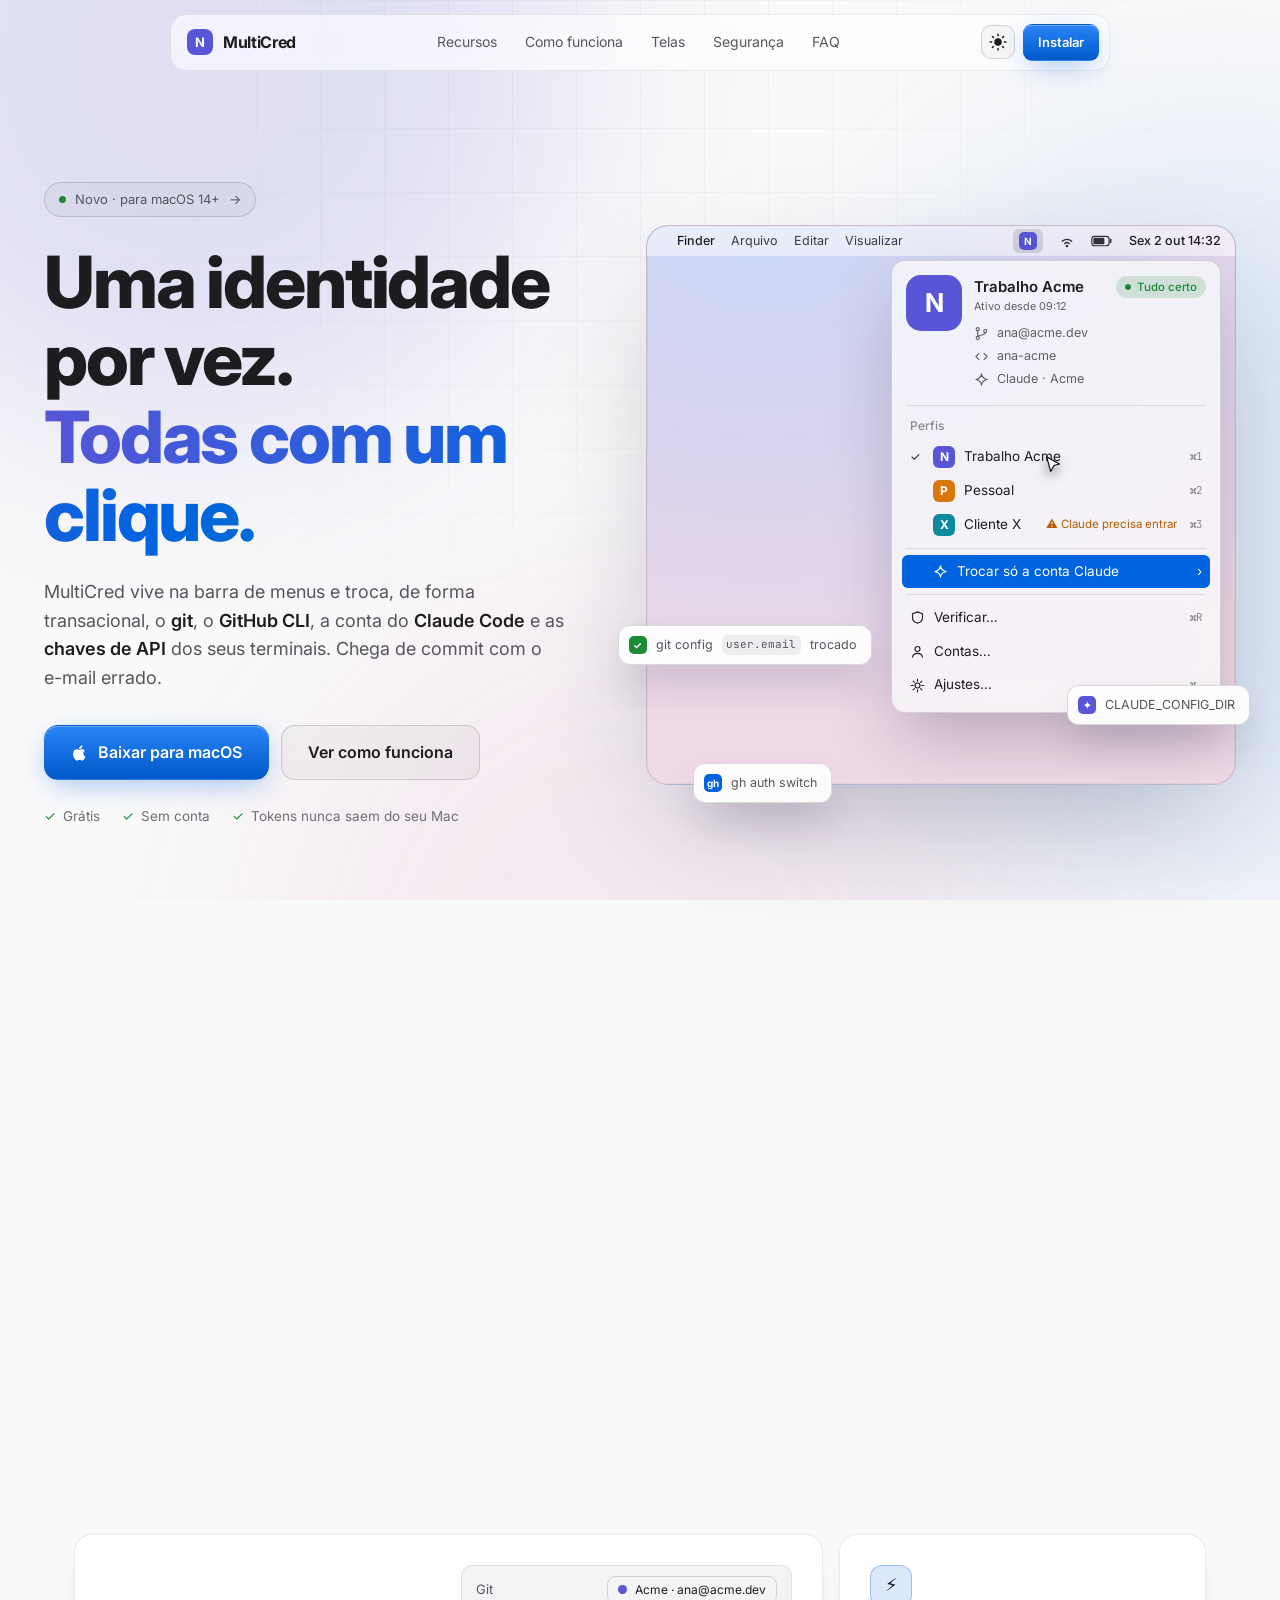
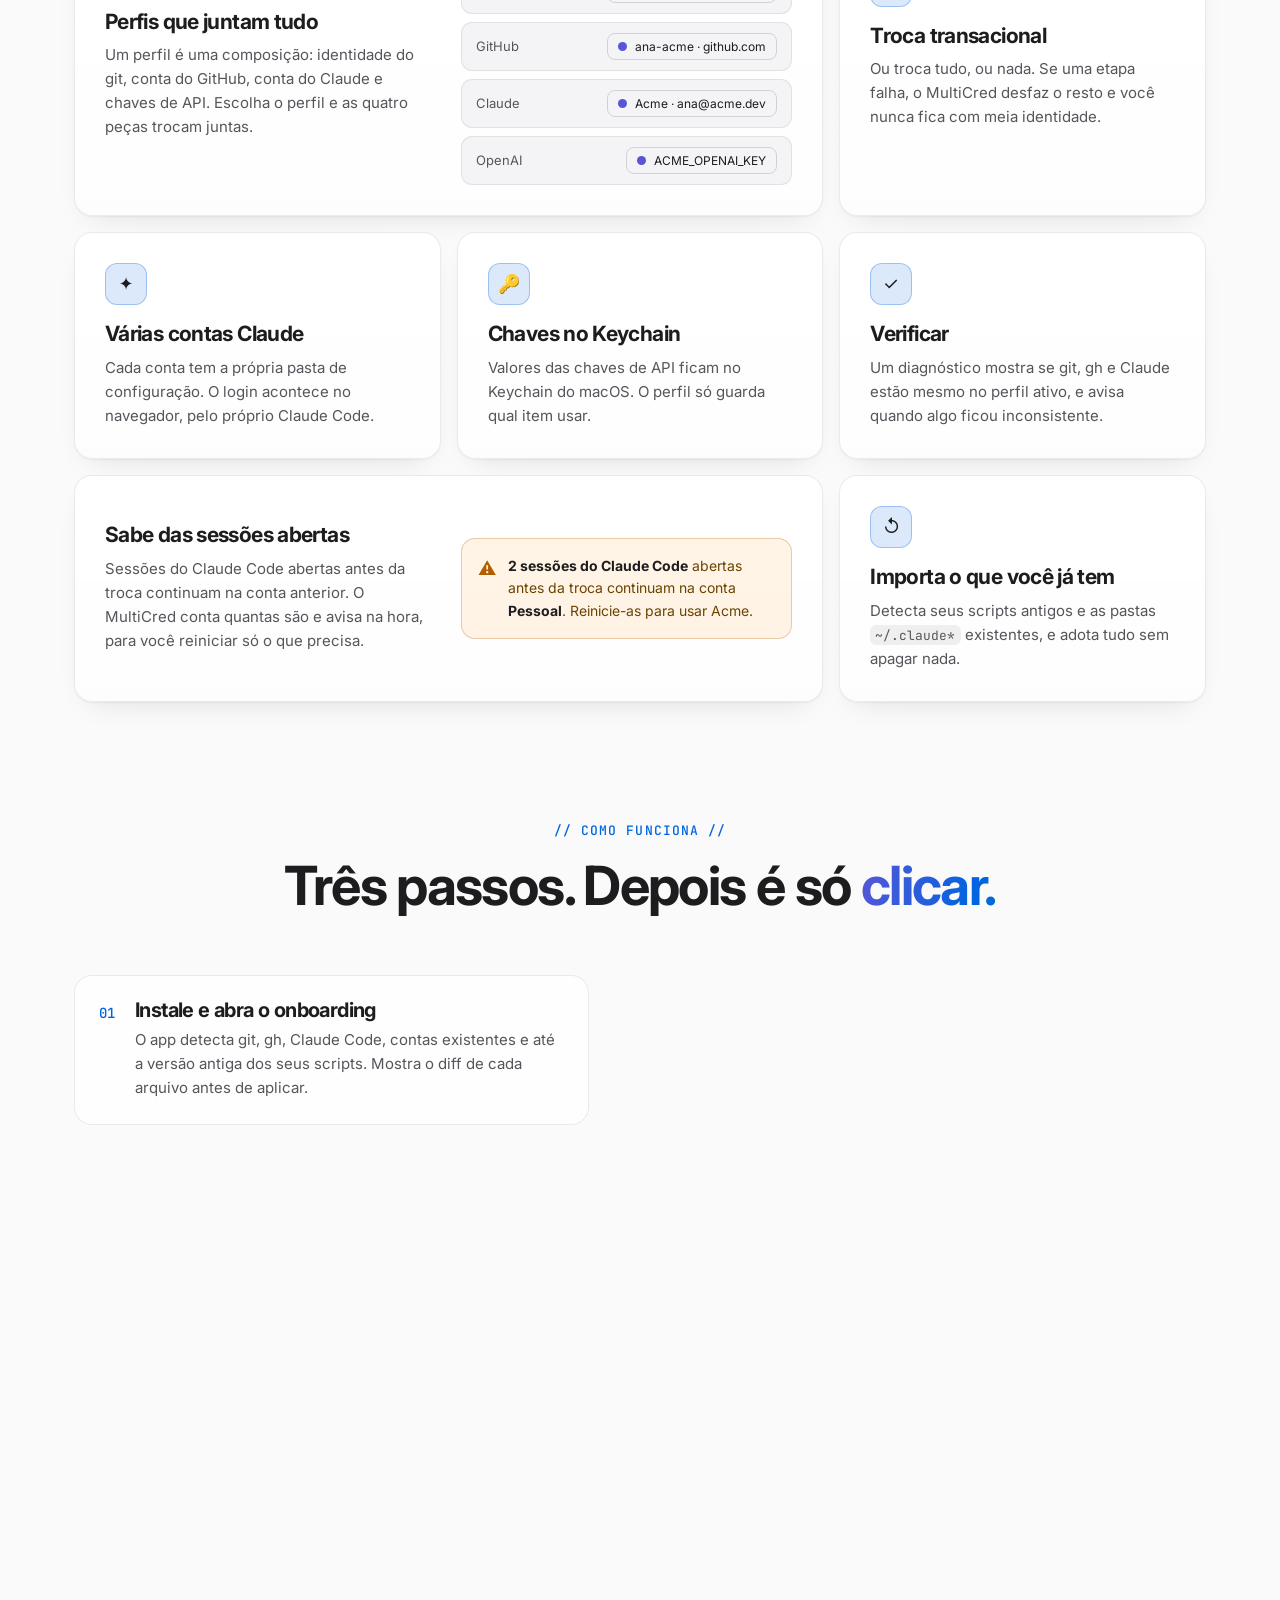
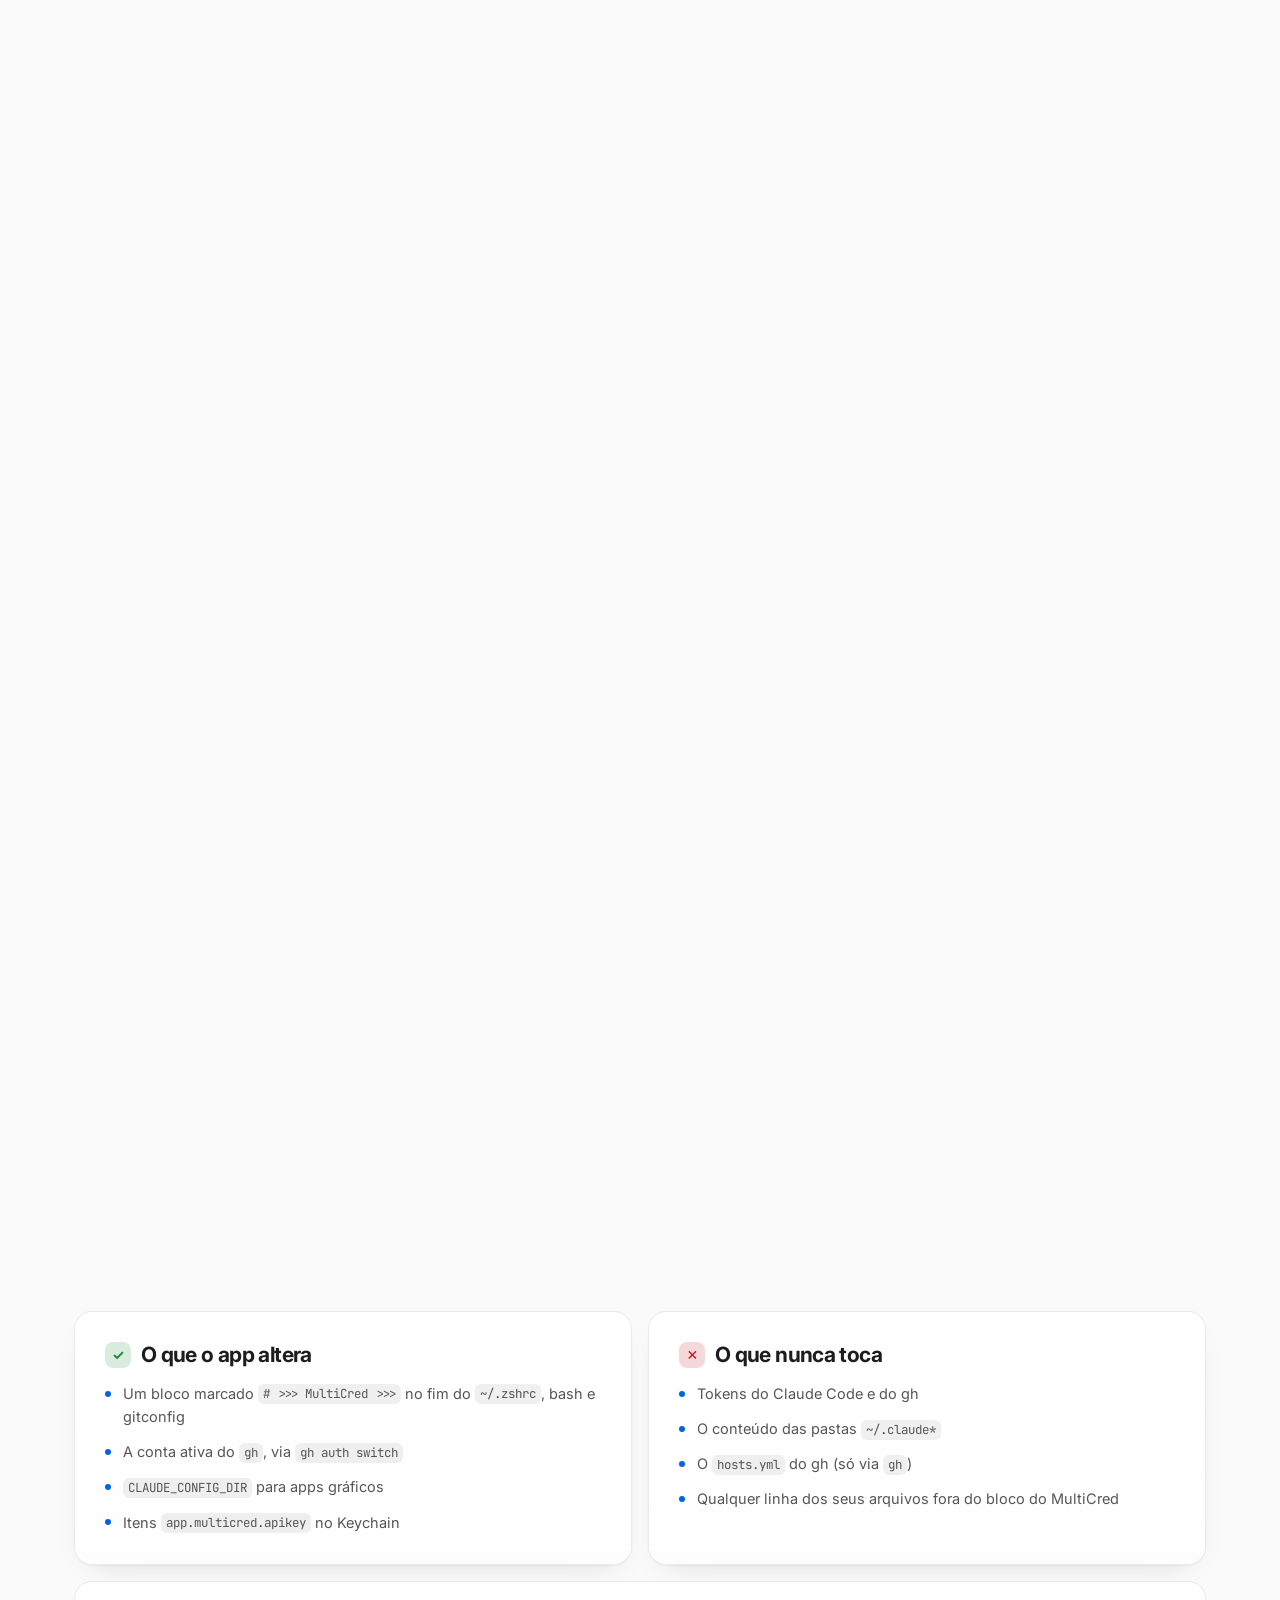
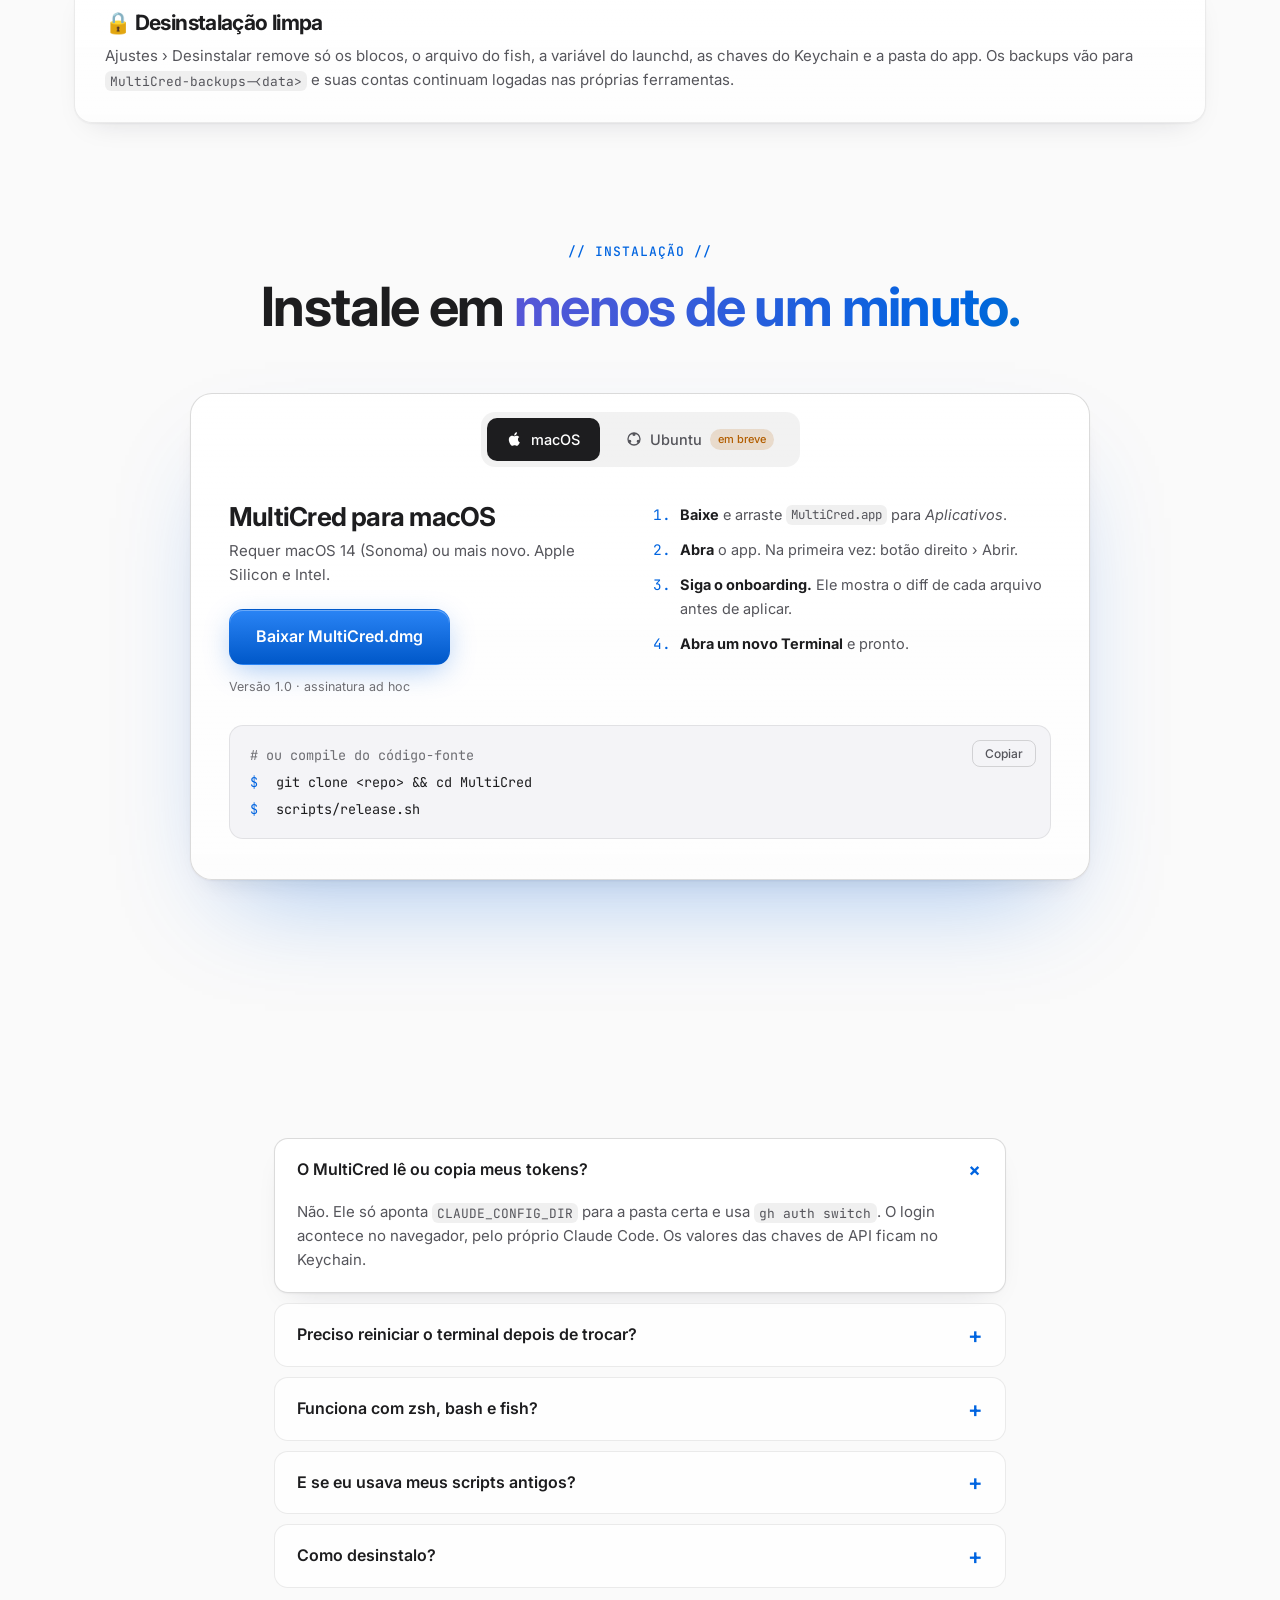
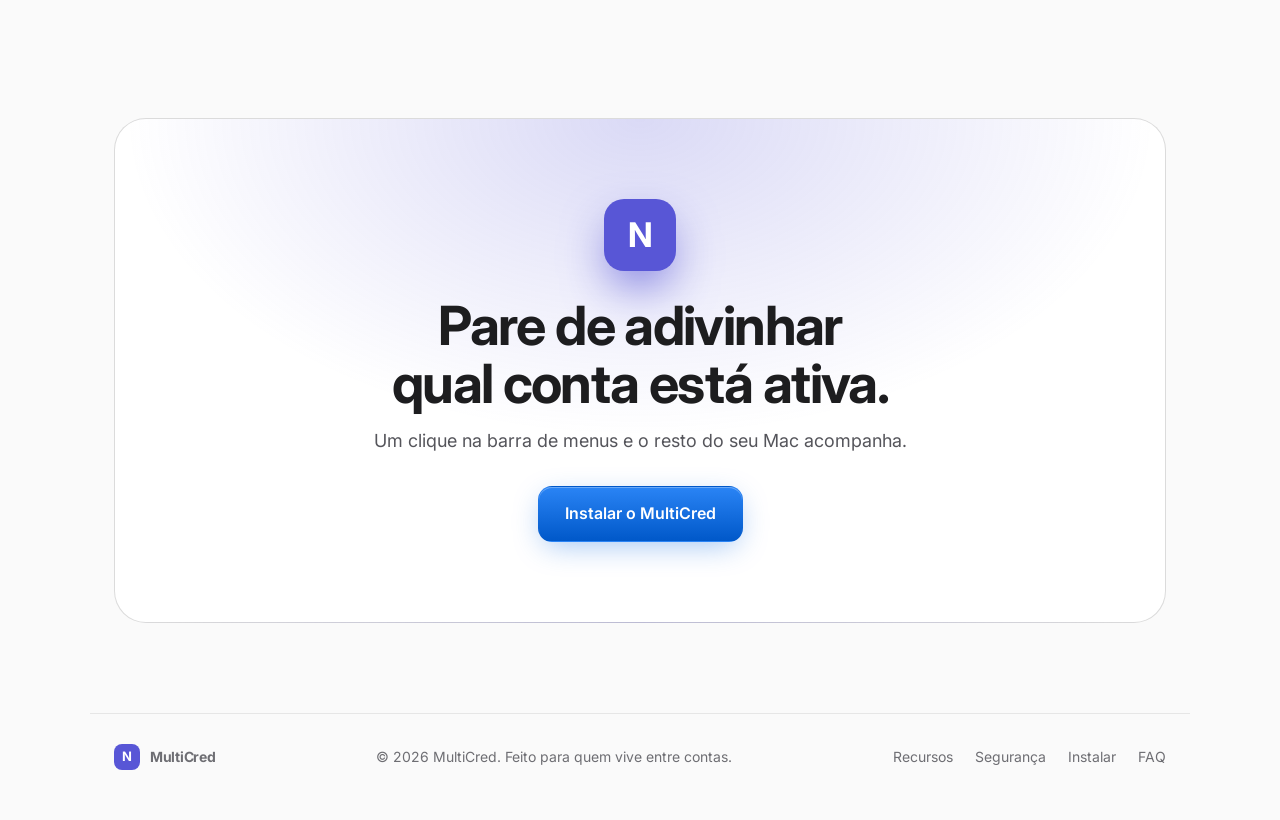
<file: landing/v4-dual/index.html>
<!doctype html>
<html lang="pt-BR">
<head>
<meta charset="utf-8">
<meta name="viewport" content="width=device-width, initial-scale=1">
<title>MultiCred — troque de identidade com um clique</title>
<meta name="description" content="App de barra de menus para macOS que troca, com um clique, o git, o GitHub CLI, o Claude Code e as chaves de API dos seus terminais.">
<meta name="theme-color" content="#07080c">
<meta name="color-scheme" content="dark light">
<script>
/* Set the theme before first paint so there is no flash of the wrong one. */
(function () {
  var t = null;
  try { t = localStorage.getItem('mc-theme'); } catch (e) {}
  if (t !== 'light' && t !== 'dark') t = matchMedia('(prefers-color-scheme: light)').matches ? 'light' : 'dark';
  document.documentElement.setAttribute('data-theme', t);
  var m = document.querySelector('meta[name="theme-color"]');
  if (m) m.setAttribute('content', t === 'light' ? '#fafafa' : '#07080c');
})();
</script>
<link rel="icon" href="data:image/svg+xml,%3Csvg xmlns='http://www.w3.org/2000/svg' viewBox='0 0 32 32'%3E%3Crect width='32' height='32' rx='8' fill='%235856D6'/%3E%3Ctext x='16' y='22.5' font-family='Arial' font-weight='700' font-size='19' text-anchor='middle' fill='white'%3EM%3C/text%3E%3C/svg%3E">
<link rel="preconnect" href="https://fonts.googleapis.com">
<link rel="preconnect" href="https://fonts.gstatic.com" crossorigin>
<link href="https://fonts.googleapis.com/css2?family=Inter:wght@400;500;600;700;800&family=JetBrains+Mono:wght@400;500&display=swap" rel="stylesheet">
<link rel="stylesheet" href="styles.css">
</head>
<body>

<div class="aurora" aria-hidden="true"><i></i><i></i><i></i></div>
<div class="grid-bg" aria-hidden="true"></div>

<!-- NAV -->
<header class="nav" id="nav">
  <a class="brand" href="#top" aria-label="MultiCred">
    <span class="brand-mark" data-bind="badge">N</span>
    <span>MultiCred</span>
  </a>
  <nav class="nav-links" aria-label="Seções">
    <a href="#recursos">Recursos</a>
    <a href="#como-funciona">Como funciona</a>
    <a href="#telas">Telas</a>
    <a href="#seguranca">Segurança</a>
    <a href="#faq">FAQ</a>
  </nav>
  <div class="nav-actions">
    <button class="theme-toggle" id="theme-toggle" type="button" aria-label="Alternar tema claro/escuro" title="Alternar tema">
      <svg viewBox="0 0 24 24" width="18" height="18" fill="currentColor" aria-hidden="true">
        <mask id="moon-mask"><rect x="-4" y="-4" width="32" height="32" fill="#fff"/><circle class="moon-cut" cx="24" cy="0" r="6.500" fill="#000"/></mask>
        <circle class="sun-core" cx="12" cy="12" r="5" mask="url(#moon-mask)"/>
        <g class="rays" stroke="currentColor" stroke-width="2" stroke-linecap="round" fill="none"><path d="M12 1.500v2M12 20.500v2M4.600 4.600l1.400 1.400M18 18l1.400 1.400M1.500 12h2M20.500 12h2M4.600 19.400 6 18M18 6l1.400-1.400"/></g>
      </svg>
    </button>
    <a class="btn btn-sm btn-primary" href="#instalar">Instalar</a>
  </div>
</header>

<main id="top">

<!-- HERO -->
<section class="hero">
  <div class="hero-copy reveal">
    <a class="pill" href="#instalar"><span class="dot"></span> Novo · para macOS 14+ <span class="arrow">→</span></a>
    <h1>Uma identidade por vez.<br><span class="grad">Todas com um clique.</span></h1>
    <p class="lead">MultiCred vive na barra de menus e troca, de forma transacional, o <b>git</b>, o <b>GitHub CLI</b>, a conta do <b>Claude Code</b> e as <b>chaves de API</b> dos seus terminais. Chega de commit com o e-mail errado.</p>
    <div class="cta-row">
      <a class="btn btn-primary btn-lg" href="#instalar"><svg width="18" height="18" viewBox="0 0 24 24" fill="currentColor" aria-hidden="true"><path d="M16.4 12.6c0-2.4 2-3.5 2.1-3.6-1.2-1.7-3-1.9-3.6-2-1.5-.2-3 .9-3.8.9-.8 0-2-.9-3.3-.9-1.7 0-3.3 1-4.2 2.5-1.8 3.1-.5 7.7 1.3 10.2.9 1.2 1.9 2.6 3.2 2.5 1.3-.1 1.8-.8 3.3-.8s2 .8 3.3.8c1.4 0 2.3-1.2 3.100-2.4 1-1.400 1.400-2.800 1.400-2.900-.1 0-2.800-1.100-2.800-4.300zM13.900 5.200c.7-.8 1.200-2 1-3.200-1 0-2.300.7-3 1.500-.7.700-1.200 1.900-1.100 3.100 1.200.1 2.400-.6 3.100-1.400z"/></svg> Baixar para macOS</a>
      <a class="btn btn-ghost btn-lg" href="#como-funciona">Ver como funciona</a>
    </div>
    <ul class="hero-meta">
      <li>Grátis</li><li>Sem conta</li><li>Tokens nunca saem do seu Mac</li>
    </ul>
  </div>

  <!-- Menubar mockup -->
  <div class="stage reveal" style="--d:.15s">
    <div class="desk" id="desk">
      <div class="menubar">
        <span class="mb-left"><b></b>Finder<span>Arquivo</span><span>Editar</span><span>Visualizar</span></span>
        <span class="mb-right">
          <span class="mb-item active" data-bind="badge-bg"><i class="badge sm" data-bind="badge">N</i></span>
          <svg width="16" height="16" viewBox="0 0 24 24" fill="none" stroke="currentColor" stroke-width="2" stroke-linecap="round"><path d="M5 12.5a10 10 0 0 1 14 0M8.5 16a5 5 0 0 1 7 0"/><circle cx="12" cy="19.5" r="1" fill="currentColor"/></svg>
          <svg width="22" height="16" viewBox="0 0 28 16" fill="none" stroke="currentColor"><rect x="1" y="2" width="22" height="12" rx="3.500" stroke-width="1.500"/><rect x="3" y="4" width="14" height="8" rx="1.500" fill="currentColor" stroke="none"/><path d="M25 6v4" stroke-width="2" stroke-linecap="round"/></svg>
          <span class="clock">Sex 2 out 14:32</span>
        </span>
      </div>

      <div class="menu" role="menu" aria-label="Menu do MultiCred (demonstração)">
        <div class="menu-head">
          <i class="badge lg" data-bind="badge">N</i>
          <div class="mh-info">
            <div class="mh-top"><b data-bind="name">Trabalho Acme</b><span class="ok"><i></i>Tudo certo</span></div>
            <small data-bind="since">Ativo desde 09:12</small>
            <ul class="mh-list">
              <li><svg viewBox="0 0 24 24"><circle cx="6" cy="5" r="2.500"/><circle cx="6" cy="19" r="2.500"/><circle cx="18" cy="8" r="2.500"/><path d="M6 7.500v9M18 10.500c0 4-6 3-12 6"/></svg><span data-bind="email">ana@acme.dev</span></li>
              <li><svg viewBox="0 0 24 24"><path d="m8 7-5 5 5 5M16 7l5 5-5 5"/></svg><span data-bind="gh">ana-acme</span></li>
              <li><svg viewBox="0 0 24 24"><path d="M12 3c.6 5 3.400 7.800 9 9-5.600 1.200-8.400 4-9 9-.6-5-3.400-7.800-9-9 5.600-1.200 8.400-4 9-9z"/></svg><span data-bind="claude">Claude · Acme</span></li>
            </ul>
          </div>
        </div>
        <div class="menu-sep"></div>
        <div class="menu-label">Perfis</div>
        <button class="mi" data-profile="0"><span class="chk">✓</span><i class="badge" style="--c:#5856D6">N</i><span class="mi-t">Trabalho Acme</span><kbd>⌘1</kbd></button>
        <button class="mi" data-profile="1"><span class="chk">✓</span><i class="badge" style="--c:#D9770B">P</i><span class="mi-t">Pessoal</span><kbd>⌘2</kbd></button>
        <button class="mi" data-profile="2"><span class="chk">✓</span><i class="badge" style="--c:#0E8A9E">X</i><span class="mi-t">Cliente X</span><em class="warn">⚠ Claude precisa entrar</em><kbd>⌘3</kbd></button>
        <div class="menu-sep"></div>
        <div class="mi hl"><svg viewBox="0 0 24 24"><path d="M12 3c.6 5 3.400 7.800 9 9-5.600 1.200-8.400 4-9 9-.6-5-3.400-7.800-9-9 5.600-1.200 8.400-4 9-9z"/></svg><span class="mi-t">Trocar só a conta Claude</span><span>›</span></div>
        <div class="menu-sep"></div>
        <div class="mi"><svg viewBox="0 0 24 24"><path d="M12 3 4 6v6c0 5 3.500 8 8 9 4.500-1 8-4 8-9V6z"/></svg><span class="mi-t">Verificar…</span><kbd>⌘R</kbd></div>
        <div class="mi"><svg viewBox="0 0 24 24"><circle cx="12" cy="8" r="4"/><path d="M4 21c1-4 4-6 8-6s7 2 8 6"/></svg><span class="mi-t">Contas…</span></div>
        <div class="mi"><svg viewBox="0 0 24 24"><circle cx="12" cy="12" r="4"/><path d="M12 2v3M12 19v3M2 12h3M19 12h3M5 5l2 2M17 17l2 2M5 19l2-2M17 7l2-2"/></svg><span class="mi-t">Ajustes…</span><kbd>⌘,</kbd></div>
      </div>

      <div class="hud" id="hud" aria-hidden="true">
        <i class="badge xl" data-bind="badge">N</i>
        <b data-bind="name">Trabalho Acme</b>
        <div class="hud-ticks"><span>✓ git</span><span>✓ gh</span><span>✓ Claude</span></div>
      </div>
      <div class="cursor" id="cursor" aria-hidden="true"><svg width="22" height="22" viewBox="0 0 24 24"><path d="M5 3l14 8-6 1.500L9.500 19z" fill="#fff" stroke="#000" stroke-width="1.200" stroke-linejoin="round"/></svg></div>
    </div>
    <div class="float f1"><i class="badge sm" style="--c:#1C8A36">✓</i> git config <code>user.email</code> trocado</div>
    <div class="float f2"><i class="badge sm" style="--c:#0064E0">gh</i> gh auth switch</div>
    <div class="float f3"><i class="badge sm" style="--c:#5856D6">✦</i> CLAUDE_CONFIG_DIR</div>
  </div>
</section>

<!-- MARQUEE -->
<section class="marquee reveal" aria-label="Integra com">
  <p>Troca em um só gesto, em tudo que você já usa</p>
  <div class="track">
    <div class="row">
      <span>git</span><span>GitHub CLI</span><span>Claude Code</span><span>OpenAI</span><span>Gemini</span><span>Keychain</span><span>zsh</span><span>bash</span><span>fish</span>
      <span>git</span><span>GitHub CLI</span><span>Claude Code</span><span>OpenAI</span><span>Gemini</span><span>Keychain</span><span>zsh</span><span>bash</span><span>fish</span>
    </div>
  </div>
</section>

<!-- STATS -->
<section class="stats reveal">
  <div><b data-count="1">0</b><span>clique para trocar tudo</span></div>
  <div><b data-count="4">0</b><span>ferramentas sincronizadas</span></div>
  <div><b data-count="0">0</b><span>tokens lidos ou copiados</span></div>
  <div><b data-count="157">0</b><span>testes automatizados</span></div>
</section>

<!-- FEATURES / BENTO -->
<section class="section" id="recursos">
  <div class="eyebrow reveal">// Recursos //</div>
  <h2 class="reveal">Tudo que muda quando você muda de contexto,<br><span class="grad">muda junto.</span></h2>

  <div class="bento">
    <article class="card span2 reveal spot">
      <div class="card-text">
        <h3>Perfis que juntam tudo</h3>
        <p>Um perfil é uma composição: identidade do git, conta do GitHub, conta do Claude e chaves de API. Escolha o perfil e as quatro peças trocam juntas.</p>
      </div>
      <div class="mini-compose">
        <div class="mc-row"><span>Git</span><em><i style="--c:#5856D6"></i> Acme · ana@acme.dev</em></div>
        <div class="mc-row"><span>GitHub</span><em><i style="--c:#5856D6"></i> ana-acme · github.com</em></div>
        <div class="mc-row"><span>Claude</span><em><i style="--c:#5856D6"></i> Acme · ana@acme.dev</em></div>
        <div class="mc-row"><span>OpenAI</span><em><i style="--c:#5856D6"></i> ACME_OPENAI_KEY</em></div>
      </div>
    </article>

    <article class="card reveal spot" style="--d:.08s">
      <div class="ico">⚡</div>
      <h3>Troca transacional</h3>
      <p>Ou troca tudo, ou nada. Se uma etapa falha, o MultiCred desfaz o resto e você nunca fica com meia identidade.</p>
    </article>

    <article class="card reveal spot" style="--d:.04s">
      <div class="ico">✦</div>
      <h3>Várias contas Claude</h3>
      <p>Cada conta tem a própria pasta de configuração. O login acontece no navegador, pelo próprio Claude Code.</p>
    </article>

    <article class="card reveal spot" style="--d:.08s">
      <div class="ico">🔑</div>
      <h3>Chaves no Keychain</h3>
      <p>Valores das chaves de API ficam no Keychain do macOS. O perfil só guarda qual item usar.</p>
    </article>

    <article class="card reveal spot" style="--d:.12s">
      <div class="ico">✓</div>
      <h3>Verificar</h3>
      <p>Um diagnóstico mostra se git, gh e Claude estão mesmo no perfil ativo, e avisa quando algo ficou inconsistente.</p>
    </article>

    <article class="card span2 reveal spot">
      <div class="card-text">
        <h3>Sabe das sessões abertas</h3>
        <p>Sessões do Claude Code abertas antes da troca continuam na conta anterior. O MultiCred conta quantas são e avisa na hora, para você reiniciar só o que precisa.</p>
      </div>
      <div class="mini-warn"><span>⚠</span><p><b>2 sessões do Claude Code</b> abertas antes da troca continuam na conta <b>Pessoal</b>. Reinicie-as para usar Acme.</p></div>
    </article>
    <article class="card reveal spot" style="--d:.12s">
      <div class="ico">↺</div>
      <h3>Importa o que você já tem</h3>
      <p>Detecta seus scripts antigos e as pastas <code>~/.claude*</code> existentes, e adota tudo sem apagar nada.</p>
    </article>
  </div>
</section>

<!-- HOW IT WORKS -->
<section class="section" id="como-funciona">
  <div class="eyebrow reveal">// Como funciona //</div>
  <h2 class="reveal">Três passos. Depois é só <span class="grad">clicar.</span></h2>

  <div class="steps">
    <div class="steps-list">
      <div class="step reveal" data-step="0">
        <span class="n">01</span>
        <div><h3>Instale e abra o onboarding</h3><p>O app detecta git, gh, Claude Code, contas existentes e até a versão antiga dos seus scripts. Mostra o diff de cada arquivo antes de aplicar.</p></div>
      </div>
      <div class="step reveal" data-step="1" style="--d:.06s">
        <span class="n">02</span>
        <div><h3>Monte seus perfis</h3><p>Dê nome, cor e ícone. Escolha qual git, GitHub, Claude e chave de API entram em cada perfil.</p></div>
      </div>
      <div class="step reveal" data-step="2" style="--d:.12s">
        <span class="n">03</span>
        <div><h3>Troque na barra de menus</h3><p>Clique no perfil ou use <kbd>⌘1</kbd> <kbd>⌘2</kbd> <kbd>⌘3</kbd>. Abra um terminal novo e tudo já está na identidade certa.</p></div>
      </div>
    </div>

    <div class="term reveal" style="--d:.1s">
      <div class="term-bar"><i></i><i></i><i></i><span>zsh — ~/projetos</span></div>
      <div class="term-body" id="term" aria-live="off">
        <p><span class="pr">❯</span> git config user.email</p>
        <p class="out" data-bind="email">ana@acme.dev</p>
        <p><span class="pr">❯</span> gh auth status</p>
        <p class="out"><span class="g">✓</span> Logged in as <b data-bind="gh">ana-acme</b></p>
        <p><span class="pr">❯</span> echo $CLAUDE_CONFIG_DIR</p>
        <p class="out" data-bind="dir">~/.claude-acme</p>
        <p><span class="pr">❯</span> <span class="caret"></span></p>
      </div>
      <div class="term-tabs" role="tablist" aria-label="Escolher perfil na demonstração">
        <button data-profile="0" class="tab"><i style="--c:#5856D6"></i>Trabalho</button>
        <button data-profile="1" class="tab"><i style="--c:#D9770B"></i>Pessoal</button>
        <button data-profile="2" class="tab"><i style="--c:#0E8A9E"></i>Cliente X</button>
      </div>
    </div>
  </div>
</section>

<!-- SCREENS -->
<section class="section" id="telas">
  <div class="eyebrow reveal">// As telas //</div>
  <h2 class="reveal">Nativo, rápido e <span class="grad">com cara de Mac.</span></h2>
  <p class="sub reveal">Uma janela só, que avança e volta. Nada de sheets ou janelas soltas para cada passo.</p>

  <div class="shots">
    <!-- Contas -->
    <figure class="win tilt reveal">
      <div class="win-bar"><i class="r"></i><i class="y"></i><i class="g"></i></div>
      <div class="win-body contas">
        <aside>
          <small>Contas</small>
          <a>⑂ Git <em>2</em></a><a>‹› GitHub <em>2</em></a><a class="on">✦ Claude <em class="w">1 ⚠</em></a><a>⚷ Chaves de API <em>2</em></a>
          <small>Perfis</small>
          <a><i class="badge sm" style="--c:#5856D6">N</i> Trabalho Acme</a><a><i class="badge sm" style="--c:#D9770B">P</i> Pessoal</a><a><i class="badge sm" style="--c:#0E8A9E">X</i> Cliente X</a>
        </aside>
        <section>
          <header><b>Contas Claude</b><span class="btn btn-sm btn-primary">+ Adicionar conta</span></header>
          <div class="trow"><i class="av" style="--c:#5856D6">N</i><div><b>Acme</b><small>ana@acme.dev</small></div><span>Trabalho Acme</span><code>claude/acme</code><span class="st ok"><i></i>Conectada</span></div>
          <div class="trow"><i class="av" style="--c:#D9770B">P</i><div><b>Pessoal</b><small>ana.silva@gmail.com</small></div><span>Pessoal</span><code>claude/pessoal</code><span class="st ok"><i></i>Conectada</span></div>
          <div class="trow"><i class="av" style="--c:#0E8A9E">X</i><div><b>Cliente X</b><small>ana@clientex.com</small></div><span>Cliente X</span><code>claude/cliente-x</code><span class="st warn"><i></i>Precisa entrar</span></div>
        </section>
      </div>
      <figcaption><b>Contas</b> · cada conta com a própria pasta, status ao vivo e login com um clique.</figcaption>
    </figure>

    <!-- Editor -->
    <figure class="win tilt reveal" style="--d:.1s">
      <div class="win-bar"><i class="r"></i><i class="y"></i><i class="g"></i><span>Editar perfil</span></div>
      <div class="win-body editor">
        <div class="ed-head"><i class="badge xl" style="--c:#5856D6">N</i><div><b>Trabalho Acme</b><small>Na barra de menus:</small></div></div>
        <div class="ed-group">
          <div class="ed-row"><span>Nome</span><em class="field">Trabalho Acme</em></div>
          <div class="ed-row"><span>Cor</span><div class="swatches"><i style="--c:#5856D6" class="sel"></i><i style="--c:#0064E0"></i><i style="--c:#0E8A9E"></i><i style="--c:#1C8A36"></i><i style="--c:#D9770B"></i><i style="--c:#C8101E"></i><i style="--c:#B23A8F"></i><i style="--c:#6E6E73"></i></div></div>
        </div>
        <small class="ed-label">Composição</small>
        <div class="ed-group">
          <div class="ed-row"><span>Git</span><em class="sel-box"><i style="--c:#5856D6"></i>Acme · ana@acme.dev ⇅</em></div>
          <div class="ed-row"><span>GitHub</span><em class="sel-box"><i style="--c:#5856D6"></i>ana-acme · github.com ⇅</em></div>
          <div class="ed-row"><span>Claude</span><em class="sel-box"><i style="--c:#5856D6"></i>Acme · ana@acme.dev ⇅</em></div>
          <div class="ed-row"><span>OpenAI</span><em class="sel-box"><i style="--c:#5856D6"></i>ACME · OPENAI_API_KEY ⇅</em></div>
        </div>
      </div>
      <figcaption><b>Editor de perfil</b> · nome, cor, ícone e a composição de cada ferramenta.</figcaption>
    </figure>

    <!-- HUD -->
    <figure class="win hudshot tilt reveal" style="--d:.2s">
      <div class="hud-demo">
        <div class="notif"><i class="badge lg" style="--c:#D9770B">P</i><div><small>MultiCred <em>agora</em></small><b>Agora em Pessoal</b><span>git, GitHub e Claude trocados. Tudo certo.</span></div></div>
        <div class="hud-card"><i class="badge xl" style="--c:#D9770B">P</i><b>Pessoal</b><div class="hud-ticks"><span>✓ git</span><span>✓ gh</span><span>✓ Claude</span></div></div>
      </div>
      <figcaption><b>Confirmação na troca</b> · um HUD rápido e uma notificação dizem o que mudou.</figcaption>
    </figure>
  </div>
</section>

<!-- SECURITY -->
<section class="section" id="seguranca">
  <div class="eyebrow reveal">// Segurança //</div>
  <h2 class="reveal">Mexe no mínimo. <span class="grad">Nunca nos seus segredos.</span></h2>

  <div class="sec-grid">
    <div class="card reveal">
      <h3><span class="tick">✓</span> O que o app altera</h3>
      <ul class="clean">
        <li>Um bloco marcado <code># >>> MultiCred >>></code> no fim do <code>~/.zshrc</code>, bash e gitconfig</li>
        <li>A conta ativa do <code>gh</code>, via <code>gh auth switch</code></li>
        <li><code>CLAUDE_CONFIG_DIR</code> para apps gráficos</li>
        <li>Itens <code>app.multicred.apikey</code> no Keychain</li>
      </ul>
    </div>
    <div class="card reveal" style="--d:.08s">
      <h3><span class="tick no">✕</span> O que nunca toca</h3>
      <ul class="clean">
        <li>Tokens do Claude Code e do gh</li>
        <li>O conteúdo das pastas <code>~/.claude*</code></li>
        <li>O <code>hosts.yml</code> do gh (só via <code>gh</code>)</li>
        <li>Qualquer linha dos seus arquivos fora do bloco do MultiCred</li>
      </ul>
    </div>
    <div class="card span2 reveal" style="--d:.12s">
      <h3>🔒 Desinstalação limpa</h3>
      <p>Ajustes › Desinstalar remove só os blocos, o arquivo do fish, a variável do launchd, as chaves do Keychain e a pasta do app. Os backups vão para <code>MultiCred-backups-&lt;data&gt;</code> e suas contas continuam logadas nas próprias ferramentas.</p>
    </div>
  </div>
</section>

<!-- INSTALL -->
<section class="section" id="instalar">
  <div class="eyebrow reveal">// Instalação //</div>
  <h2 class="reveal">Instale em <span class="grad">menos de um minuto.</span></h2>

  <div class="install reveal">
    <div class="os-tabs" role="tablist">
      <button class="os on" role="tab" data-os="mac" aria-selected="true">
        <svg width="16" height="16" viewBox="0 0 24 24" fill="currentColor" aria-hidden="true"><path d="M16.4 12.6c0-2.4 2-3.5 2.1-3.6-1.2-1.7-3-1.9-3.6-2-1.5-.2-3 .9-3.8.9-.8 0-2-.9-3.3-.9-1.7 0-3.3 1-4.2 2.5-1.8 3.1-.5 7.7 1.3 10.2.9 1.2 1.9 2.6 3.2 2.5 1.3-.1 1.8-.8 3.3-.8s2 .8 3.3.8c1.4 0 2.3-1.2 3.1-2.4 1-1.4 1.4-2.8 1.4-2.9-.1 0-2.8-1.1-2.8-4.3zM13.9 5.2c.7-.8 1.2-2 1-3.2-1 0-2.300.7-3 1.500-.7.700-1.200 1.900-1.100 3.100 1.200.1 2.400-.6 3.100-1.400z"/></svg> macOS</button>
      <button class="os" role="tab" data-os="ubuntu" aria-selected="false">
        <svg width="16" height="16" viewBox="0 0 24 24" fill="none" stroke="currentColor" stroke-width="2" aria-hidden="true"><circle cx="12" cy="12" r="9"/><circle cx="12" cy="5" r="1.500" fill="currentColor"/><circle cx="5.500" cy="15.500" r="1.500" fill="currentColor"/><circle cx="18.500" cy="15.500" r="1.500" fill="currentColor"/></svg> Ubuntu <em>em breve</em></button>
    </div>

    <div class="os-panel on" id="os-mac">
      <div class="inst-left">
        <h3>MultiCred para macOS</h3>
        <p>Requer macOS 14 (Sonoma) ou mais novo. Apple Silicon e Intel.</p>
        <a class="btn btn-primary btn-lg" href="#" id="dl-mac">Baixar MultiCred.dmg</a>
        <small>Versão 1.0 · assinatura ad hoc</small>
      </div>
      <ol class="inst-steps">
        <li><b>Baixe</b> e arraste <code>MultiCred.app</code> para <em>Aplicativos</em>.</li>
        <li><b>Abra</b> o app. Na primeira vez: botão direito › Abrir.</li>
        <li><b>Siga o onboarding.</b> Ele mostra o diff de cada arquivo antes de aplicar.</li>
        <li><b>Abra um novo Terminal</b> e pronto.</li>
      </ol>
      <div class="code" data-copy="scripts/release.sh">
        <span># ou compile do código-fonte</span>
        <code><i>$</i> git clone &lt;repo&gt; &amp;&amp; cd MultiCred</code>
        <code><i>$</i> scripts/release.sh</code>
        <button class="copy" aria-label="Copiar comando">Copiar</button>
      </div>
    </div>

    <div class="os-panel" id="os-ubuntu">
      <div class="inst-left">
        <h3>MultiCred para Ubuntu</h3>
        <p>A versão para Linux está a caminho: ícone na bandeja e a mesma troca de git, gh, Claude e chaves.</p>
        <form class="wait" id="wait" novalidate>
          <input type="email" placeholder="seu@email.com" aria-label="E-mail para ser avisado" required>
          <button class="btn btn-primary">Me avise</button>
        </form>
        <small id="wait-msg">Sem spam. Um e-mail quando lançar.</small>
      </div>
      <div class="code" data-copy="sudo apt install multicred">
        <span># previsão, ainda não disponível</span>
        <code><i>$</i> sudo apt install multicred</code>
        <code><i>$</i> multicred switch pessoal</code>
        <button class="copy" aria-label="Copiar comando">Copiar</button>
      </div>
    </div>
  </div>
</section>

<!-- FAQ -->
<section class="section narrow" id="faq">
  <div class="eyebrow reveal">// FAQ //</div>
  <h2 class="reveal">Perguntas <span class="grad">frequentes.</span></h2>
  <div class="faq reveal">
    <details open><summary>O MultiCred lê ou copia meus tokens?</summary><p>Não. Ele só aponta <code>CLAUDE_CONFIG_DIR</code> para a pasta certa e usa <code>gh auth switch</code>. O login acontece no navegador, pelo próprio Claude Code. Os valores das chaves de API ficam no Keychain.</p></details>
    <details><summary>Preciso reiniciar o terminal depois de trocar?</summary><p>Abra um novo Terminal. Sessões do Claude Code já abertas continuam na conta anterior, e o app avisa quantas são.</p></details>
    <details><summary>Funciona com zsh, bash e fish?</summary><p>Sim. O app detecta o shell ativo e mostra os arquivos reais que vai alterar antes de aplicar.</p></details>
    <details><summary>E se eu usava meus scripts antigos?</summary><p>O onboarding detecta a versão antiga, oferece remover as linhas e importa as suas configurações.</p></details>
    <details><summary>Como desinstalo?</summary><p>Ajustes › Desinstalar. Só os blocos marcados são removidos e os backups ficam salvos numa pasta com a data.</p></details>
  </div>
</section>

<!-- FINAL CTA -->
<section class="final reveal">
  <div class="final-card">
    <i class="badge xl" data-bind="badge">N</i>
    <h2>Pare de adivinhar<br>qual conta está ativa.</h2>
    <p>Um clique na barra de menus e o resto do seu Mac acompanha.</p>
    <a class="btn btn-primary btn-lg" href="#instalar">Instalar o MultiCred</a>
  </div>
</section>
</main>

<footer class="footer">
  <div class="brand"><span class="brand-mark" data-bind="badge">N</span><span>MultiCred</span></div>
  <p>© 2026 MultiCred. Feito para quem vive entre contas.</p>
  <nav><a href="#recursos">Recursos</a><a href="#seguranca">Segurança</a><a href="#instalar">Instalar</a><a href="#faq">FAQ</a></nav>
</footer>

<script src="script.js"></script>
</body>
</html>
</file>
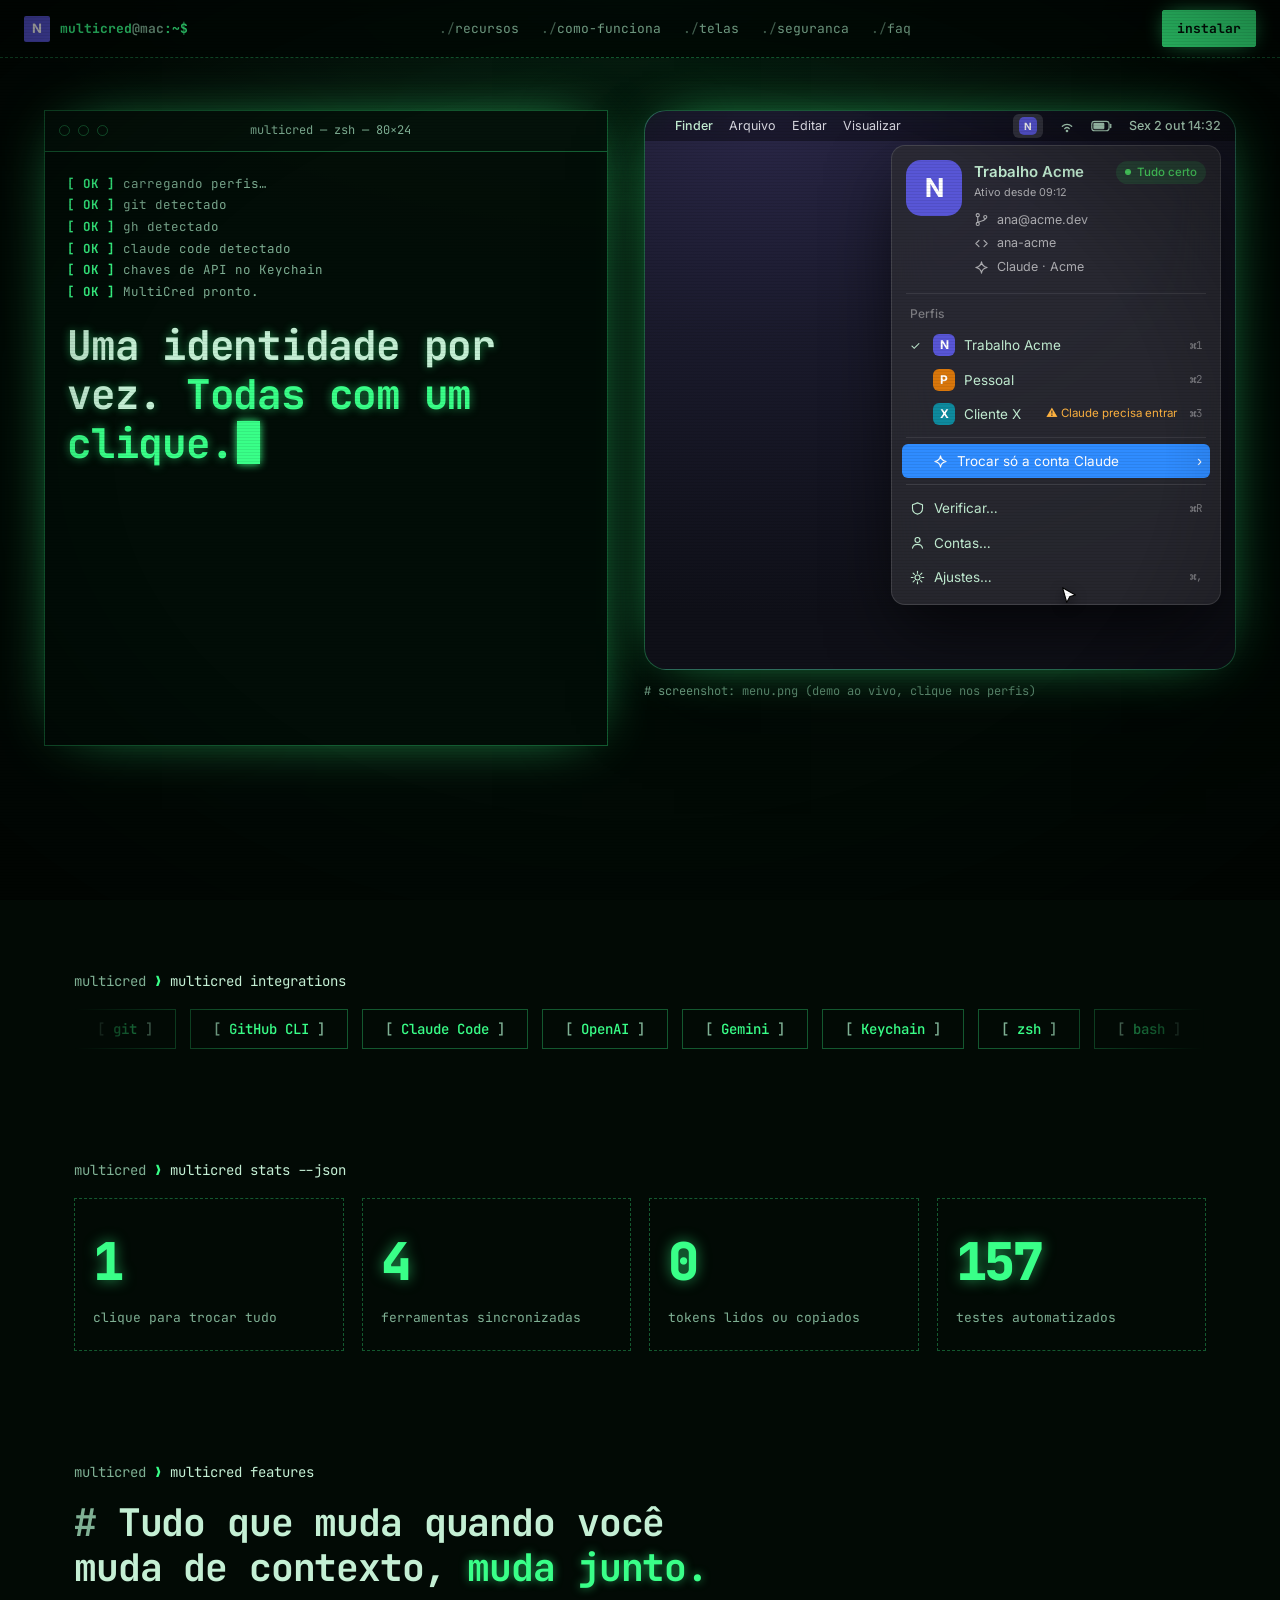
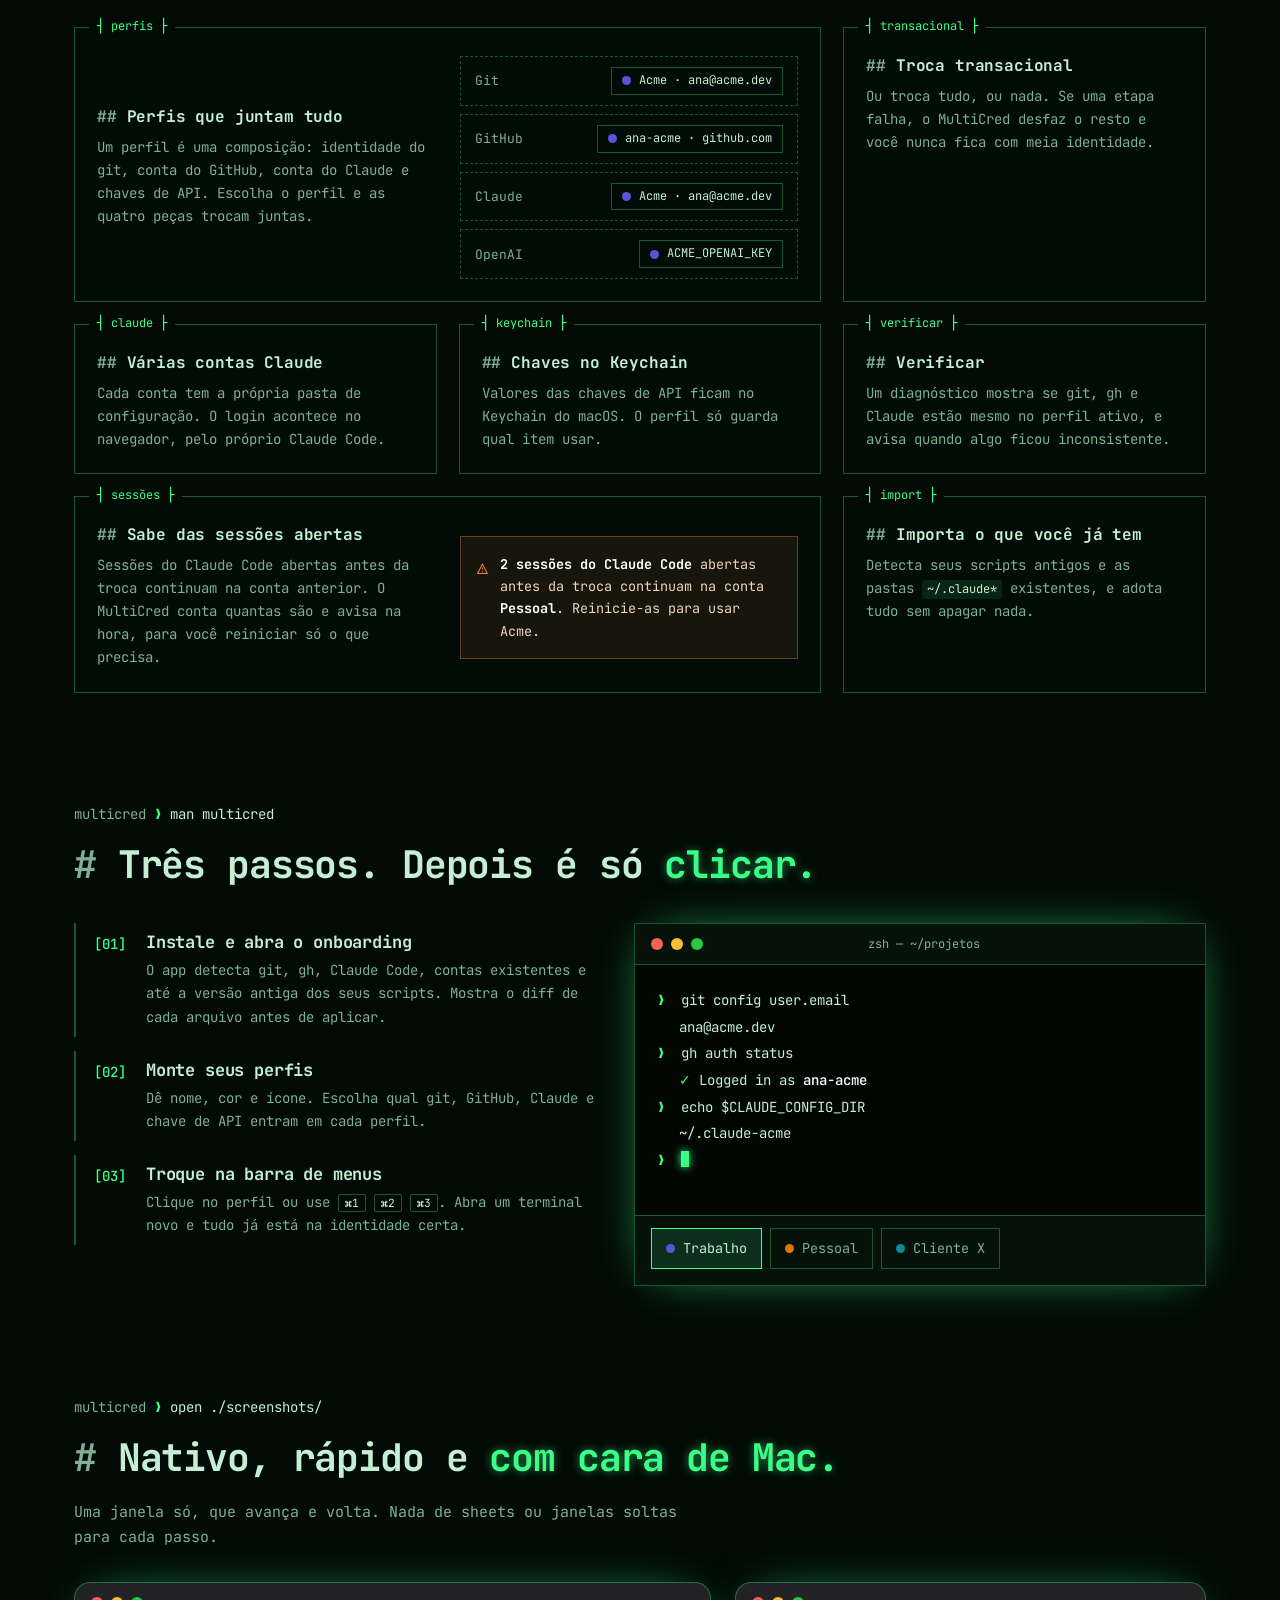
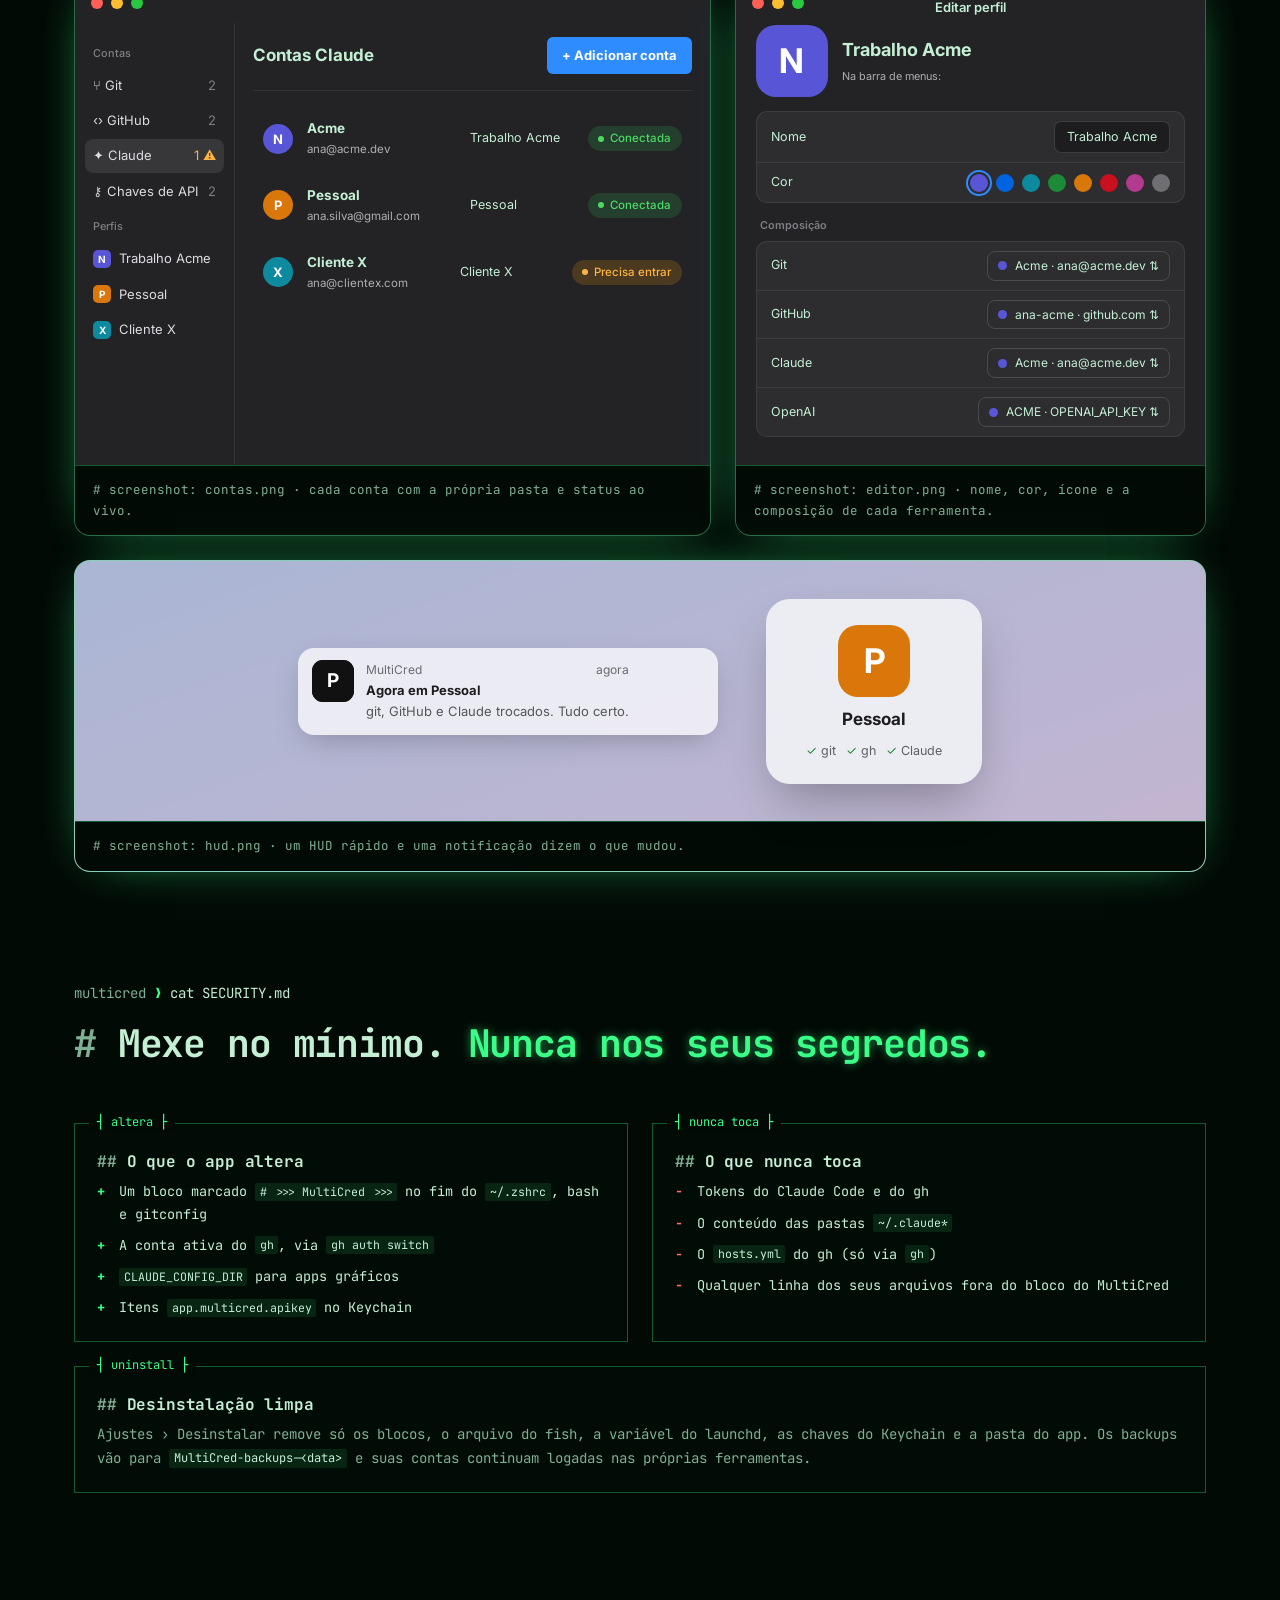
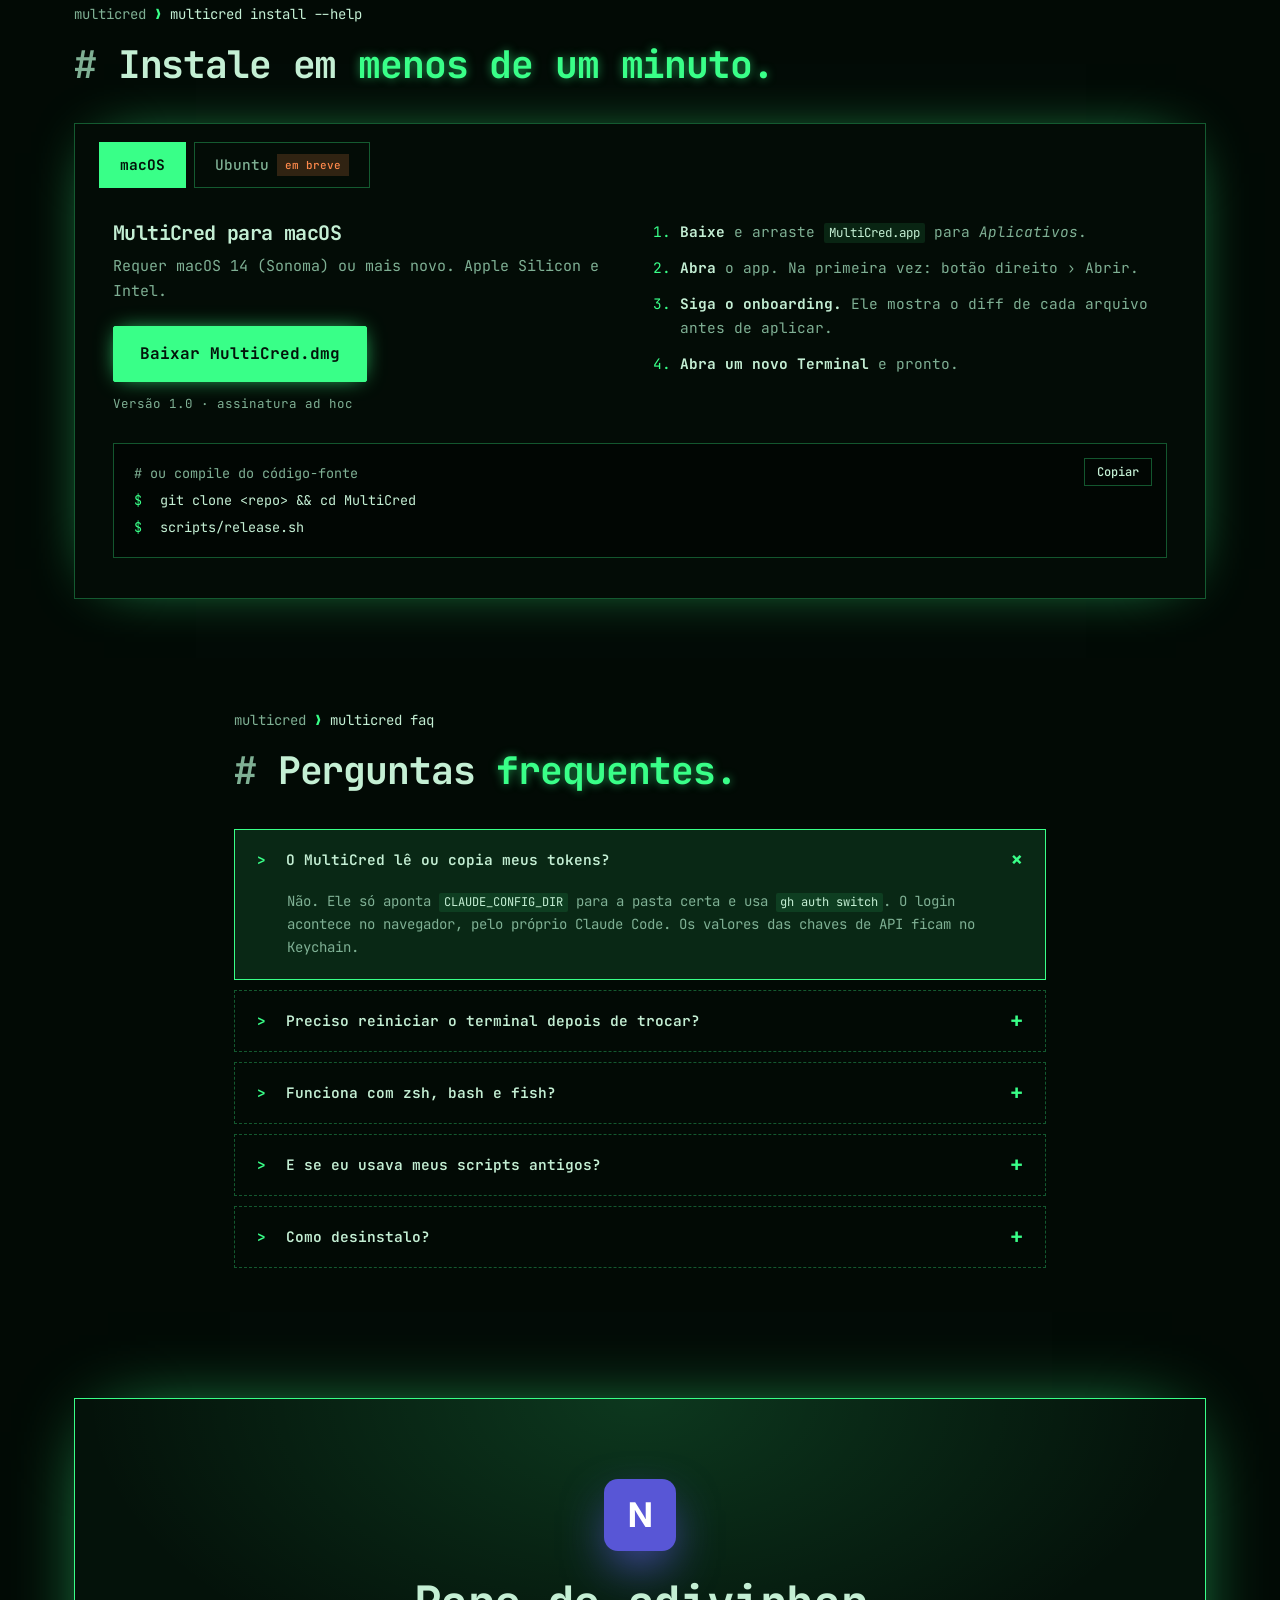
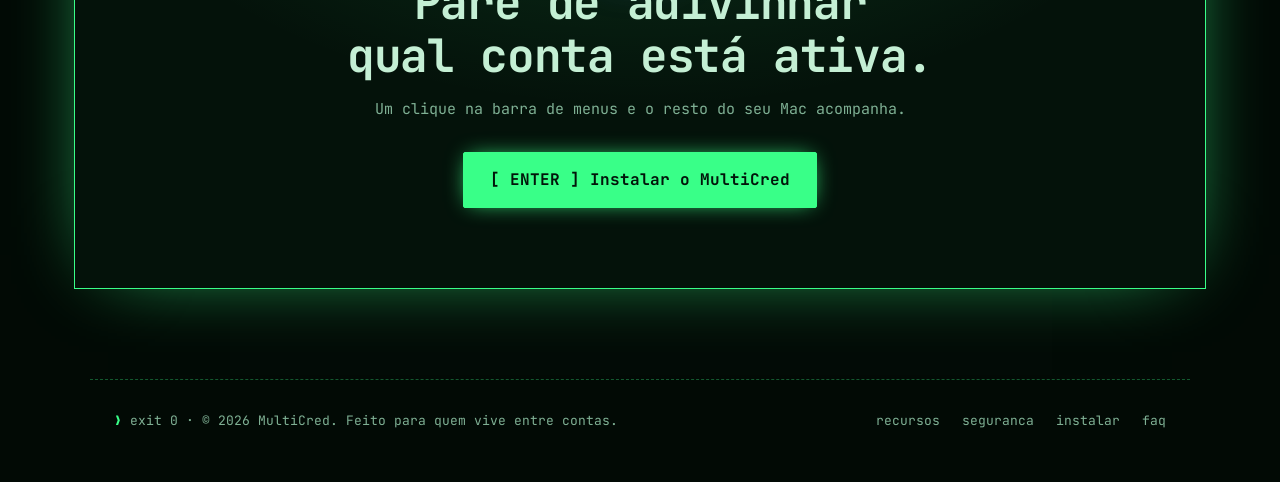
<file: landing/v5-terminal/index.html>
<!doctype html>
<html lang="pt-BR">
<head>
<meta charset="utf-8">
<meta name="viewport" content="width=device-width, initial-scale=1">
<title>MultiCred — multicred switch</title>
<meta name="description" content="App de barra de menus para macOS que troca, com um clique, o git, o GitHub CLI, o Claude Code e as chaves de API dos seus terminais.">
<meta name="theme-color" content="#020a05">
<link rel="icon" href="data:image/svg+xml,%3Csvg xmlns='http://www.w3.org/2000/svg' viewBox='0 0 32 32'%3E%3Crect width='32' height='32' fill='%23020a05'/%3E%3Ctext x='16' y='23' font-family='monospace' font-weight='700' font-size='20' text-anchor='middle' fill='%2339ff88'%3E%3E_%3C/text%3E%3C/svg%3E">
<link rel="preconnect" href="https://fonts.googleapis.com">
<link rel="preconnect" href="https://fonts.gstatic.com" crossorigin>
<link href="https://fonts.googleapis.com/css2?family=Inter:wght@400;500;600;700&family=JetBrains+Mono:wght@400;500;700&display=swap" rel="stylesheet">
<link rel="stylesheet" href="styles.css">
</head>
<body>

<div class="toast" id="toast" role="status" aria-live="polite"></div>

<header class="tnav" id="nav">
  <a class="brand" href="#top" aria-label="MultiCred, topo">
    <span class="brand-mark" data-bind="badge">N</span>
    <span>multicred<span class="dm">@mac</span>:~$</span>
  </a>
  <nav class="links" aria-label="Seções">
    <a class="l" href="#recursos">recursos</a>
    <a class="l" href="#como-funciona">como-funciona</a>
    <a class="l" href="#telas">telas</a>
    <a class="l" href="#seguranca">seguranca</a>
    <a class="l" href="#faq">faq</a>
  </nav>
  <a class="btn btn-sm btn-primary" href="#instalar">instalar</a>
</header>

<main id="top">

<!-- HERO: boot + interactive prompt -->
<section class="hero">
  <div class="tw hero-term">
    <div class="tw-bar"><i></i><i></i><i></i><span>multicred — zsh — 80×24</span></div>
    <div class="tw-body">
      <div class="boot" id="boot" aria-hidden="true">
        <span class="b"><span class="ok">[ OK ]</span> carregando perfis…</span>
        <span class="b"><span class="ok">[ OK ]</span> git detectado</span>
        <span class="b"><span class="ok">[ OK ]</span> gh detectado</span>
        <span class="b"><span class="ok">[ OK ]</span> claude code detectado</span>
        <span class="b"><span class="ok">[ OK ]</span> chaves de API no Keychain</span>
        <span class="b"><span class="ok">[ OK ]</span> MultiCred pronto.</span>
      </div>

      <h1 class="glow" id="h1"><span class="l1" data-t="Uma identidade por vez.">Uma identidade por vez.</span> <span class="l2 acc" data-t="Todas com um clique.">Todas com um clique.</span><span class="caret" id="h1c"></span></h1>

      <p class="lead after">MultiCred vive na barra de menus e troca, de forma transacional, o <b>git</b>, o <b>GitHub CLI</b>, a conta do <b>Claude Code</b> e as <b>chaves de API</b> dos seus terminais. Chega de commit com o e-mail errado.</p>

      <div class="chips after" role="group" aria-label="Comandos sugeridos">
        <button class="chip" type="button" data-cmd="multicred switch trabalho">trabalho</button>
        <button class="chip" type="button" data-cmd="multicred switch pessoal">pessoal</button>
        <button class="chip" type="button" data-cmd="multicred switch clientex">clientex</button>
        <button class="chip alt" type="button" data-cmd="help">help</button>
        <button class="chip alt" type="button" data-cmd="status">status</button>
        <button class="chip alt" type="button" data-cmd="install">install</button>
      </div>

      <div class="outwrap after"><div class="out" id="out" aria-live="polite"></div></div>

      <form class="prompt after" id="prompt" autocomplete="off">
        <label for="cmd"><span class="ps">multicred</span> <span class="pa">❯</span></label>
        <input id="cmd" name="cmd" type="text" spellcheck="false" autocapitalize="off" autocomplete="off" placeholder="multicred switch pessoal" aria-label="Terminal interativo: digite um comando">
      </form>
    </div>
  </div>

  <!-- Menubar mockup (faithful to the macOS app) -->
  <div class="stage">
    <div class="desk" id="desk">
      <div class="menubar">
        <span class="mb-left"><b></b>Finder<span>Arquivo</span><span>Editar</span><span>Visualizar</span></span>
        <span class="mb-right">
          <span class="mb-item active"><i class="badge sm" data-bind="badge">N</i></span>
          <svg width="16" height="16" viewBox="0 0 24 24" fill="none" stroke="currentColor" stroke-width="2" stroke-linecap="round"><path d="M5 12.5a10 10 0 0 1 14 0M8.5 16a5 5 0 0 1 7 0"/><circle cx="12" cy="19.5" r="1" fill="currentColor"/></svg>
          <svg width="22" height="16" viewBox="0 0 28 16" fill="none" stroke="currentColor"><rect x="1" y="2" width="22" height="12" rx="3.5" stroke-width="1.5"/><rect x="3" y="4" width="14" height="8" rx="1.5" fill="currentColor" stroke="none"/><path d="M25 6v4" stroke-width="2" stroke-linecap="round"/></svg>
          <span class="clock">Sex 2 out 14:32</span>
        </span>
      </div>

      <div class="menu" role="menu" aria-label="Menu do MultiCred (demonstração)">
        <div class="menu-head">
          <i class="badge lg" data-bind="badge">N</i>
          <div class="mh-info">
            <div class="mh-top"><b data-bind="name">Trabalho Acme</b><span class="ok"><i></i>Tudo certo</span></div>
            <small data-bind="since">Ativo desde 09:12</small>
            <ul class="mh-list">
              <li><svg viewBox="0 0 24 24"><circle cx="6" cy="5" r="2.5"/><circle cx="6" cy="19" r="2.5"/><circle cx="18" cy="8" r="2.5"/><path d="M6 7.5v9M18 10.5c0 4-6 3-12 6"/></svg><span data-bind="email">ana@acme.dev</span></li>
              <li><svg viewBox="0 0 24 24"><path d="m8 7-5 5 5 5M16 7l5 5-5 5"/></svg><span data-bind="gh">ana-acme</span></li>
              <li><svg viewBox="0 0 24 24"><path d="M12 3c.6 5 3.4 7.8 9 9-5.6 1.2-8.4 4-9 9-.6-5-3.4-7.8-9-9 5.6-1.2 8.4-4 9-9z"/></svg><span data-bind="claude">Claude · Acme</span></li>
            </ul>
          </div>
        </div>
        <div class="menu-sep"></div>
        <div class="menu-label">Perfis</div>
        <button class="mi" data-profile="0"><span class="chk">✓</span><i class="badge" style="--c:#5856D6">N</i><span class="mi-t">Trabalho Acme</span><kbd>⌘1</kbd></button>
        <button class="mi" data-profile="1"><span class="chk">✓</span><i class="badge" style="--c:#D9770B">P</i><span class="mi-t">Pessoal</span><kbd>⌘2</kbd></button>
        <button class="mi" data-profile="2"><span class="chk">✓</span><i class="badge" style="--c:#0E8A9E">X</i><span class="mi-t">Cliente X</span><em class="warn">⚠ Claude precisa entrar</em><kbd>⌘3</kbd></button>
        <div class="menu-sep"></div>
        <div class="mi hl"><svg viewBox="0 0 24 24"><path d="M12 3c.6 5 3.4 7.8 9 9-5.6 1.2-8.4 4-9 9-.6-5-3.4-7.8-9-9 5.6-1.2 8.4-4 9-9z"/></svg><span class="mi-t">Trocar só a conta Claude</span><span>›</span></div>
        <div class="menu-sep"></div>
        <div class="mi"><svg viewBox="0 0 24 24"><path d="M12 3 4 6v6c0 5 3.5 8 8 9 4.5-1 8-4 8-9V6z"/></svg><span class="mi-t">Verificar…</span><kbd>⌘R</kbd></div>
        <div class="mi"><svg viewBox="0 0 24 24"><circle cx="12" cy="8" r="4"/><path d="M4 21c1-4 4-6 8-6s7 2 8 6"/></svg><span class="mi-t">Contas…</span></div>
        <div class="mi"><svg viewBox="0 0 24 24"><circle cx="12" cy="12" r="4"/><path d="M12 2v3M12 19v3M2 12h3M19 12h3M5 5l2 2M17 17l2 2M5 19l2-2M17 7l2-2"/></svg><span class="mi-t">Ajustes…</span><kbd>⌘,</kbd></div>
      </div>

      <div class="hud" id="hud" aria-hidden="true">
        <i class="badge xl" data-bind="badge">N</i>
        <b data-bind="name">Trabalho Acme</b>
        <div class="hud-ticks"><span>✓ git</span><span>✓ gh</span><span>✓ Claude</span></div>
      </div>
      <div class="cursor" id="cursor" aria-hidden="true"><svg width="22" height="22" viewBox="0 0 24 24"><path d="M5 3l14 8-6 1.5L9.5 19z" fill="#fff" stroke="#000" stroke-width="1.2" stroke-linejoin="round"/></svg></div>
    </div>
    <p class="shotcap"># screenshot: menu.png (demo ao vivo, clique nos perfis)</p>
  </div>
</section>

<!-- MARQUEE -->
<section class="blk marq">
  <div class="cmd"><span class="ps">multicred</span><span class="pa">❯</span><span class="t" data-t="multicred integrations">multicred integrations</span><span class="caret"></span></div>
  <div class="track ln">
    <div class="row">
      <span>git</span><span>GitHub CLI</span><span>Claude Code</span><span>OpenAI</span><span>Gemini</span><span>Keychain</span><span>zsh</span><span>bash</span><span>fish</span>
      <span>git</span><span>GitHub CLI</span><span>Claude Code</span><span>OpenAI</span><span>Gemini</span><span>Keychain</span><span>zsh</span><span>bash</span><span>fish</span>
    </div>
  </div>
</section>

<!-- STATS -->
<section class="blk">
  <div class="cmd"><span class="ps">multicred</span><span class="pa">❯</span><span class="t" data-t="multicred stats --json">multicred stats --json</span><span class="caret"></span></div>
  <div class="stats">
    <div class="ln"><b data-count="1">0</b><span>clique para trocar tudo</span></div>
    <div class="ln"><b data-count="4">0</b><span>ferramentas sincronizadas</span></div>
    <div class="ln"><b data-count="0">0</b><span>tokens lidos ou copiados</span></div>
    <div class="ln"><b data-count="157">0</b><span>testes automatizados</span></div>
  </div>
</section>

<!-- FEATURES -->
<section class="blk" id="recursos">
  <div class="cmd"><span class="ps">multicred</span><span class="pa">❯</span><span class="t" data-t="multicred features">multicred features</span><span class="caret"></span></div>
  <h2 class="ln">Tudo que muda quando você muda de contexto, <span class="acc">muda junto.</span></h2>

  <div class="feat">
    <article class="box s2 ln">
      <span class="lg">┤ perfis ├</span>
      <div>
        <h3>Perfis que juntam tudo</h3>
        <p>Um perfil é uma composição: identidade do git, conta do GitHub, conta do Claude e chaves de API. Escolha o perfil e as quatro peças trocam juntas.</p>
      </div>
      <div class="mini-compose">
        <div class="mc-row"><span>Git</span><em><i></i> Acme · ana@acme.dev</em></div>
        <div class="mc-row"><span>GitHub</span><em><i></i> ana-acme · github.com</em></div>
        <div class="mc-row"><span>Claude</span><em><i></i> Acme · ana@acme.dev</em></div>
        <div class="mc-row"><span>OpenAI</span><em><i></i> ACME_OPENAI_KEY</em></div>
      </div>
    </article>

    <article class="box ln">
      <span class="lg">┤ transacional ├</span>
      <h3>Troca transacional</h3>
      <p>Ou troca tudo, ou nada. Se uma etapa falha, o MultiCred desfaz o resto e você nunca fica com meia identidade.</p>
    </article>

    <article class="box ln">
      <span class="lg">┤ claude ├</span>
      <h3>Várias contas Claude</h3>
      <p>Cada conta tem a própria pasta de configuração. O login acontece no navegador, pelo próprio Claude Code.</p>
    </article>

    <article class="box ln">
      <span class="lg">┤ keychain ├</span>
      <h3>Chaves no Keychain</h3>
      <p>Valores das chaves de API ficam no Keychain do macOS. O perfil só guarda qual item usar.</p>
    </article>

    <article class="box ln">
      <span class="lg">┤ verificar ├</span>
      <h3>Verificar</h3>
      <p>Um diagnóstico mostra se git, gh e Claude estão mesmo no perfil ativo, e avisa quando algo ficou inconsistente.</p>
    </article>

    <article class="box s2 ln">
      <span class="lg">┤ sessões ├</span>
      <div>
        <h3>Sabe das sessões abertas</h3>
        <p>Sessões do Claude Code abertas antes da troca continuam na conta anterior. O MultiCred conta quantas são e avisa na hora, para você reiniciar só o que precisa.</p>
      </div>
      <div class="mini-warn"><span>⚠</span><p><b>2 sessões do Claude Code</b> abertas antes da troca continuam na conta <b>Pessoal</b>. Reinicie-as para usar Acme.</p></div>
    </article>

    <article class="box ln">
      <span class="lg">┤ import ├</span>
      <h3>Importa o que você já tem</h3>
      <p>Detecta seus scripts antigos e as pastas <code>~/.claude*</code> existentes, e adota tudo sem apagar nada.</p>
    </article>
  </div>
</section>

<!-- HOW IT WORKS -->
<section class="blk" id="como-funciona">
  <div class="cmd"><span class="ps">multicred</span><span class="pa">❯</span><span class="t" data-t="man multicred">man multicred</span><span class="caret"></span></div>
  <h2 class="ln">Três passos. Depois é só <span class="acc">clicar.</span></h2>

  <div class="steps">
    <div class="steps-list">
      <div class="step ln" data-step="0">
        <span class="n">[01]</span>
        <div><h3>Instale e abra o onboarding</h3><p>O app detecta git, gh, Claude Code, contas existentes e até a versão antiga dos seus scripts. Mostra o diff de cada arquivo antes de aplicar.</p></div>
      </div>
      <div class="step ln" data-step="1">
        <span class="n">[02]</span>
        <div><h3>Monte seus perfis</h3><p>Dê nome, cor e ícone. Escolha qual git, GitHub, Claude e chave de API entram em cada perfil.</p></div>
      </div>
      <div class="step ln" data-step="2">
        <span class="n">[03]</span>
        <div><h3>Troque na barra de menus</h3><p>Clique no perfil ou use <kbd>⌘1</kbd> <kbd>⌘2</kbd> <kbd>⌘3</kbd>. Abra um terminal novo e tudo já está na identidade certa.</p></div>
      </div>
    </div>

    <div class="term ln">
      <div class="term-bar"><i></i><i></i><i></i><span>zsh — ~/projetos</span></div>
      <div class="term-body" id="term">
        <p><span class="pr">❯</span> git config user.email</p>
        <p class="out" data-bind="email">ana@acme.dev</p>
        <p><span class="pr">❯</span> gh auth status</p>
        <p class="out"><span class="g">✓</span> Logged in as <b data-bind="gh">ana-acme</b></p>
        <p><span class="pr">❯</span> echo $CLAUDE_CONFIG_DIR</p>
        <p class="out" data-bind="dir">~/.claude-acme</p>
        <p><span class="pr">❯</span> <span class="caret"></span></p>
      </div>
      <div class="term-tabs" role="tablist" aria-label="Escolher perfil na demonstração">
        <button data-profile="0" class="tab"><i style="--c:#5856D6"></i>Trabalho</button>
        <button data-profile="1" class="tab"><i style="--c:#D9770B"></i>Pessoal</button>
        <button data-profile="2" class="tab"><i style="--c:#0E8A9E"></i>Cliente X</button>
      </div>
    </div>
  </div>
</section>

<!-- SCREENS -->
<section class="blk" id="telas">
  <div class="cmd"><span class="ps">multicred</span><span class="pa">❯</span><span class="t" data-t="open ./screenshots/">open ./screenshots/</span><span class="caret"></span></div>
  <h2 class="ln">Nativo, rápido e <span class="acc">com cara de Mac.</span></h2>
  <p class="sub ln">Uma janela só, que avança e volta. Nada de sheets ou janelas soltas para cada passo.</p>

  <div class="shots ln">
    <figure class="win tilt">
      <div class="win-bar"><i class="r"></i><i class="y"></i><i class="g"></i></div>
      <div class="win-body contas">
        <aside>
          <small>Contas</small>
          <a>⑂ Git <em>2</em></a><a>‹› GitHub <em>2</em></a><a class="on">✦ Claude <em class="w">1 ⚠</em></a><a>⚷ Chaves de API <em>2</em></a>
          <small>Perfis</small>
          <a><i class="badge sm" style="--c:#5856D6">N</i> Trabalho Acme</a><a><i class="badge sm" style="--c:#D9770B">P</i> Pessoal</a><a><i class="badge sm" style="--c:#0E8A9E">X</i> Cliente X</a>
        </aside>
        <section>
          <header><b>Contas Claude</b><span class="btn btn-sm btn-primary">+ Adicionar conta</span></header>
          <div class="trow"><i class="av" style="--c:#5856D6">N</i><div><b>Acme</b><small>ana@acme.dev</small></div><span>Trabalho Acme</span><span class="st ok"><i></i>Conectada</span></div>
          <div class="trow"><i class="av" style="--c:#D9770B">P</i><div><b>Pessoal</b><small>ana.silva@gmail.com</small></div><span>Pessoal</span><span class="st ok"><i></i>Conectada</span></div>
          <div class="trow"><i class="av" style="--c:#0E8A9E">X</i><div><b>Cliente X</b><small>ana@clientex.com</small></div><span>Cliente X</span><span class="st warn"><i></i>Precisa entrar</span></div>
        </section>
      </div>
      <figcaption># screenshot: contas.png · cada conta com a própria pasta e status ao vivo.</figcaption>
    </figure>

    <figure class="win tilt">
      <div class="win-bar"><i class="r"></i><i class="y"></i><i class="g"></i><span>Editar perfil</span></div>
      <div class="win-body editor">
        <div class="ed-head"><i class="badge xl" style="--c:#5856D6">N</i><div><b>Trabalho Acme</b><small>Na barra de menus:</small></div></div>
        <div class="ed-group">
          <div class="ed-row"><span>Nome</span><em class="field">Trabalho Acme</em></div>
          <div class="ed-row"><span>Cor</span><div class="swatches"><i style="--c:#5856D6" class="sel"></i><i style="--c:#0064E0"></i><i style="--c:#0E8A9E"></i><i style="--c:#1C8A36"></i><i style="--c:#D9770B"></i><i style="--c:#C8101E"></i><i style="--c:#B23A8F"></i><i style="--c:#6E6E73"></i></div></div>
        </div>
        <small class="ed-label">Composição</small>
        <div class="ed-group">
          <div class="ed-row"><span>Git</span><em class="sel-box"><i style="--c:#5856D6"></i>Acme · ana@acme.dev ⇅</em></div>
          <div class="ed-row"><span>GitHub</span><em class="sel-box"><i style="--c:#5856D6"></i>ana-acme · github.com ⇅</em></div>
          <div class="ed-row"><span>Claude</span><em class="sel-box"><i style="--c:#5856D6"></i>Acme · ana@acme.dev ⇅</em></div>
          <div class="ed-row"><span>OpenAI</span><em class="sel-box"><i style="--c:#5856D6"></i>ACME · OPENAI_API_KEY ⇅</em></div>
        </div>
      </div>
      <figcaption># screenshot: editor.png · nome, cor, ícone e a composição de cada ferramenta.</figcaption>
    </figure>

    <figure class="win hudshot tilt">
      <div class="hud-demo">
        <div class="notif"><i class="badge lg" style="--c:#D9770B">P</i><div><small>MultiCred <em>agora</em></small><b>Agora em Pessoal</b><span>git, GitHub e Claude trocados. Tudo certo.</span></div></div>
        <div class="hud-card"><i class="badge xl" style="--c:#D9770B">P</i><b>Pessoal</b><div class="hud-ticks"><span>✓ git</span><span>✓ gh</span><span>✓ Claude</span></div></div>
      </div>
      <figcaption># screenshot: hud.png · um HUD rápido e uma notificação dizem o que mudou.</figcaption>
    </figure>
  </div>
</section>

<!-- SECURITY -->
<section class="blk" id="seguranca">
  <div class="cmd"><span class="ps">multicred</span><span class="pa">❯</span><span class="t" data-t="cat SECURITY.md">cat SECURITY.md</span><span class="caret"></span></div>
  <h2 class="ln">Mexe no mínimo. <span class="acc">Nunca nos seus segredos.</span></h2>

  <div class="sec-grid">
    <div class="box ln">
      <span class="lg">┤ altera ├</span>
      <h3>O que o app altera</h3>
      <ul class="dl">
        <li class="p">Um bloco marcado <code># &gt;&gt;&gt; MultiCred &gt;&gt;&gt;</code> no fim do <code>~/.zshrc</code>, bash e gitconfig</li>
        <li class="p">A conta ativa do <code>gh</code>, via <code>gh auth switch</code></li>
        <li class="p"><code>CLAUDE_CONFIG_DIR</code> para apps gráficos</li>
        <li class="p">Itens <code>app.multicred.apikey</code> no Keychain</li>
      </ul>
    </div>
    <div class="box ln">
      <span class="lg">┤ nunca toca ├</span>
      <h3>O que nunca toca</h3>
      <ul class="dl">
        <li class="m">Tokens do Claude Code e do gh</li>
        <li class="m">O conteúdo das pastas <code>~/.claude*</code></li>
        <li class="m">O <code>hosts.yml</code> do gh (só via <code>gh</code>)</li>
        <li class="m">Qualquer linha dos seus arquivos fora do bloco do MultiCred</li>
      </ul>
    </div>
    <div class="box s2w ln">
      <span class="lg">┤ uninstall ├</span>
      <h3>Desinstalação limpa</h3>
      <p>Ajustes › Desinstalar remove só os blocos, o arquivo do fish, a variável do launchd, as chaves do Keychain e a pasta do app. Os backups vão para <code>MultiCred-backups-&lt;data&gt;</code> e suas contas continuam logadas nas próprias ferramentas.</p>
    </div>
  </div>
</section>

<!-- INSTALL -->
<section class="blk" id="instalar">
  <div class="cmd"><span class="ps">multicred</span><span class="pa">❯</span><span class="t" data-t="multicred install --help">multicred install --help</span><span class="caret"></span></div>
  <h2 class="ln">Instale em <span class="acc">menos de um minuto.</span></h2>

  <div class="install ln">
    <div class="os-tabs" role="tablist">
      <button class="os on" role="tab" data-os="mac" aria-selected="true">macOS</button>
      <button class="os" role="tab" data-os="ubuntu" aria-selected="false">Ubuntu <em>em breve</em></button>
    </div>

    <div class="os-panel on" id="os-mac">
      <div class="inst-left">
        <h3>MultiCred para macOS</h3>
        <p>Requer macOS 14 (Sonoma) ou mais novo. Apple Silicon e Intel.</p>
        <a class="btn btn-primary btn-lg" href="#" id="dl-mac">Baixar MultiCred.dmg</a>
        <small>Versão 1.0 · assinatura ad hoc</small>
      </div>
      <ol class="inst-steps">
        <li><b>Baixe</b> e arraste <code>MultiCred.app</code> para <em>Aplicativos</em>.</li>
        <li><b>Abra</b> o app. Na primeira vez: botão direito › Abrir.</li>
        <li><b>Siga o onboarding.</b> Ele mostra o diff de cada arquivo antes de aplicar.</li>
        <li><b>Abra um novo Terminal</b> e pronto.</li>
      </ol>
      <div class="code" data-copy="scripts/release.sh">
        <span># ou compile do código-fonte</span>
        <code><i>$</i> git clone &lt;repo&gt; &amp;&amp; cd MultiCred</code>
        <code><i>$</i> scripts/release.sh</code>
        <button class="copy" aria-label="Copiar comando">Copiar</button>
      </div>
    </div>

    <div class="os-panel" id="os-ubuntu">
      <div class="inst-left">
        <h3>MultiCred para Ubuntu</h3>
        <p>A versão para Linux está a caminho: ícone na bandeja e a mesma troca de git, gh, Claude e chaves.</p>
        <form class="wait" id="wait" novalidate>
          <input type="email" placeholder="seu@email.com" aria-label="E-mail para ser avisado" required>
          <button class="btn btn-primary">Me avise</button>
        </form>
        <small id="wait-msg">Sem spam. Um e-mail quando lançar.</small>
      </div>
      <div class="code" data-copy="sudo apt install multicred">
        <span># previsão, ainda não disponível</span>
        <code><i>$</i> sudo apt install multicred</code>
        <code><i>$</i> multicred switch pessoal</code>
        <button class="copy" aria-label="Copiar comando">Copiar</button>
      </div>
    </div>
  </div>
</section>

<!-- FAQ -->
<section class="blk narrow" id="faq">
  <div class="cmd"><span class="ps">multicred</span><span class="pa">❯</span><span class="t" data-t="multicred faq">multicred faq</span><span class="caret"></span></div>
  <h2 class="ln">Perguntas <span class="acc">frequentes.</span></h2>
  <div class="faq ln">
    <details open><summary>O MultiCred lê ou copia meus tokens?</summary><p>Não. Ele só aponta <code>CLAUDE_CONFIG_DIR</code> para a pasta certa e usa <code>gh auth switch</code>. O login acontece no navegador, pelo próprio Claude Code. Os valores das chaves de API ficam no Keychain.</p></details>
    <details><summary>Preciso reiniciar o terminal depois de trocar?</summary><p>Abra um novo Terminal. Sessões do Claude Code já abertas continuam na conta anterior, e o app avisa quantas são.</p></details>
    <details><summary>Funciona com zsh, bash e fish?</summary><p>Sim. O app detecta o shell ativo e mostra os arquivos reais que vai alterar antes de aplicar.</p></details>
    <details><summary>E se eu usava meus scripts antigos?</summary><p>O onboarding detecta a versão antiga, oferece remover as linhas e importa as suas configurações.</p></details>
    <details><summary>Como desinstalo?</summary><p>Ajustes › Desinstalar. Só os blocos marcados são removidos e os backups ficam salvos numa pasta com a data.</p></details>
  </div>
</section>

<!-- FINAL CTA -->
<section class="final">
  <div class="final-card">
    <i class="badge xl" data-bind="badge">N</i>
    <h2>Pare de adivinhar<br>qual conta está ativa.</h2>
    <p>Um clique na barra de menus e o resto do seu Mac acompanha.</p>
    <a class="btn btn-primary btn-lg" href="#instalar">[ ENTER ] Instalar o MultiCred</a>
  </div>
</section>
</main>

<footer class="footer">
  <p><span class="pa">❯</span> exit 0 <span class="dm">· © 2026 MultiCred. Feito para quem vive entre contas.</span></p>
  <nav><a href="#recursos">recursos</a><a href="#seguranca">seguranca</a><a href="#instalar">instalar</a><a href="#faq">faq</a></nav>
</footer>

<script src="script.js"></script>
</body>
</html>
</file>
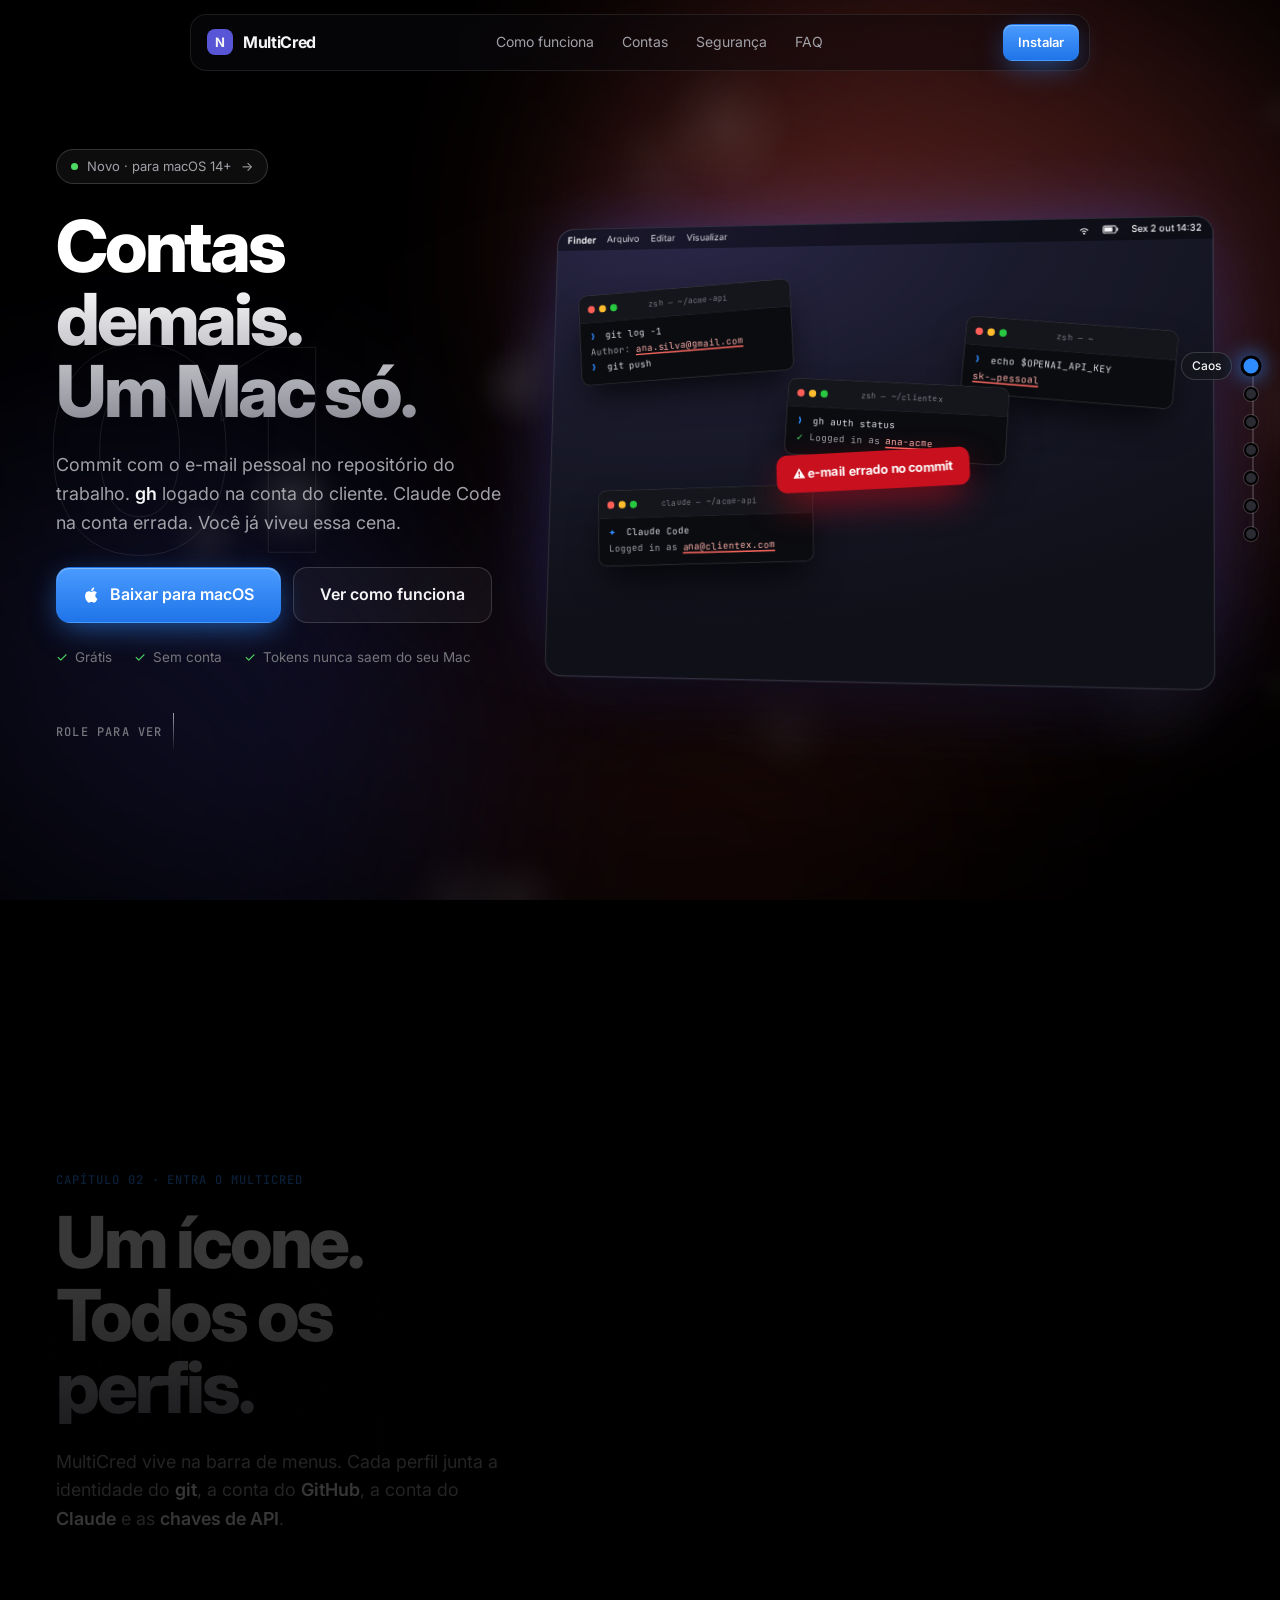
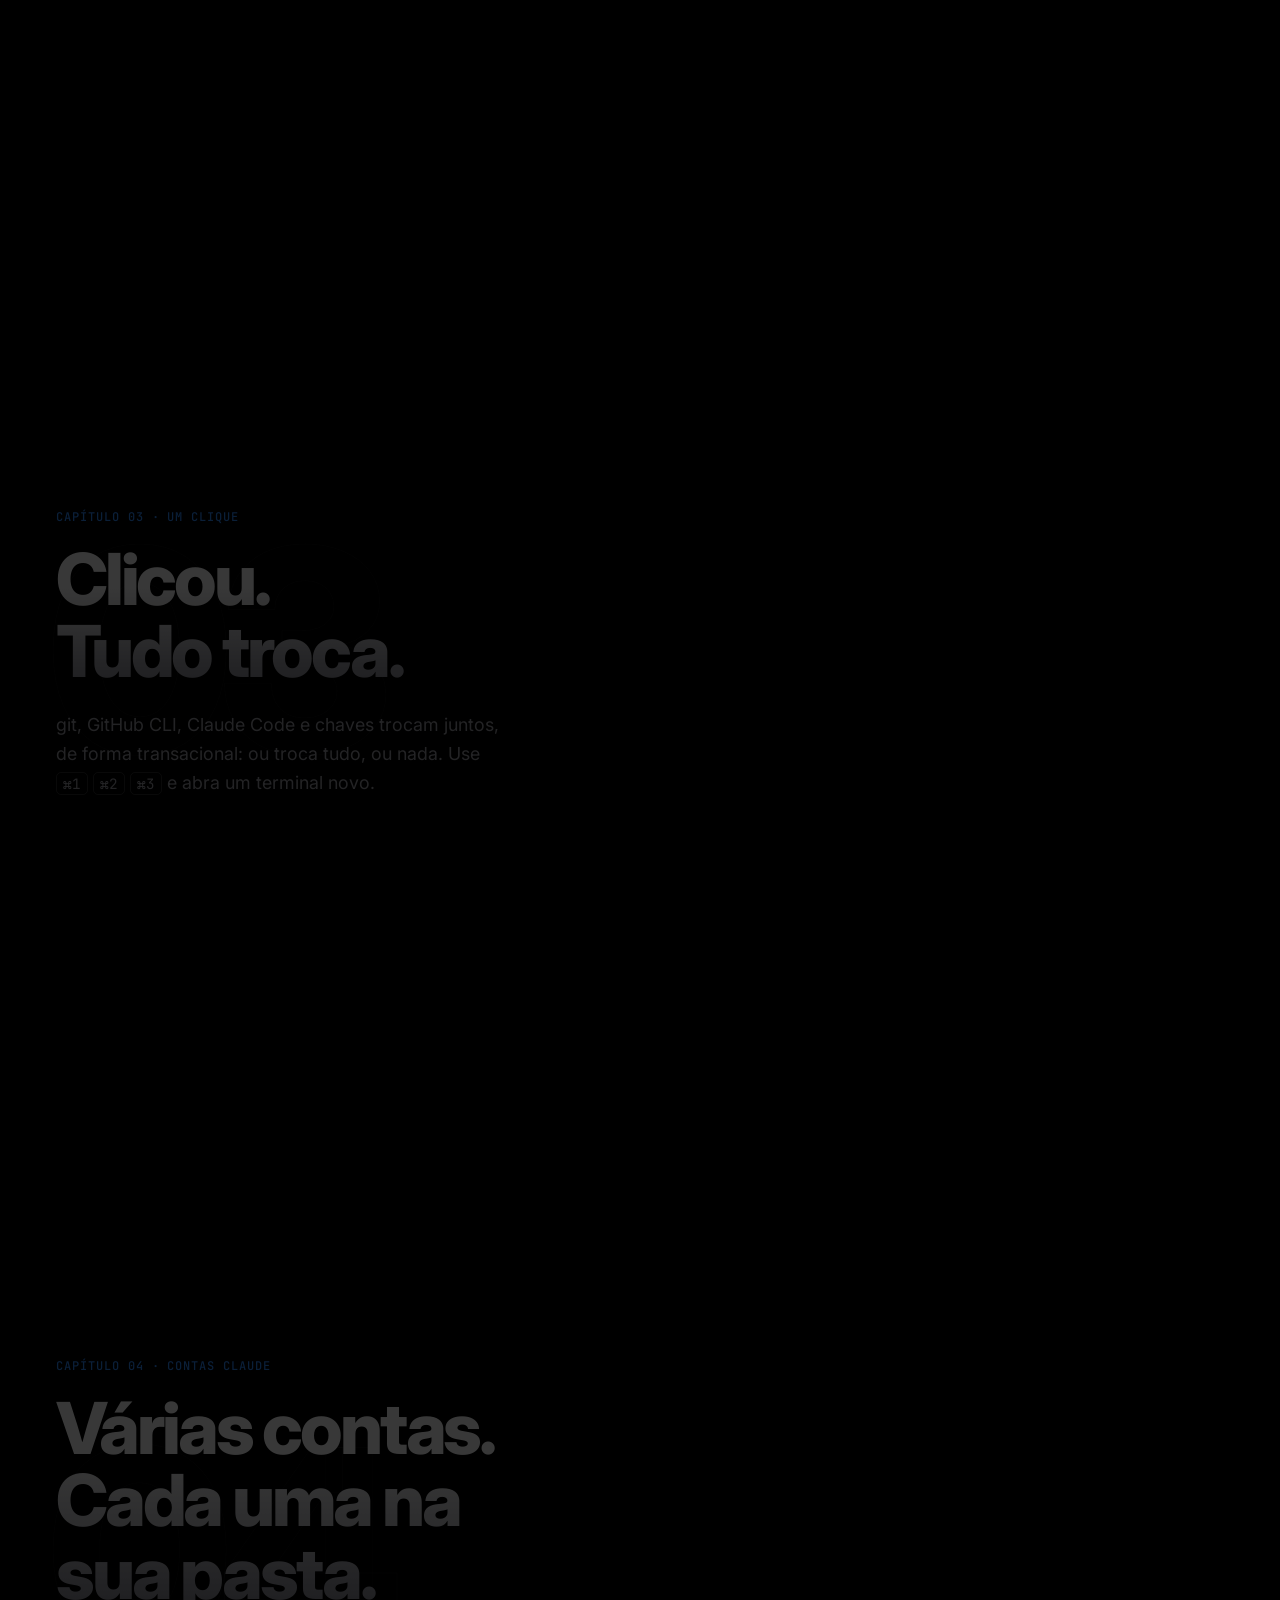
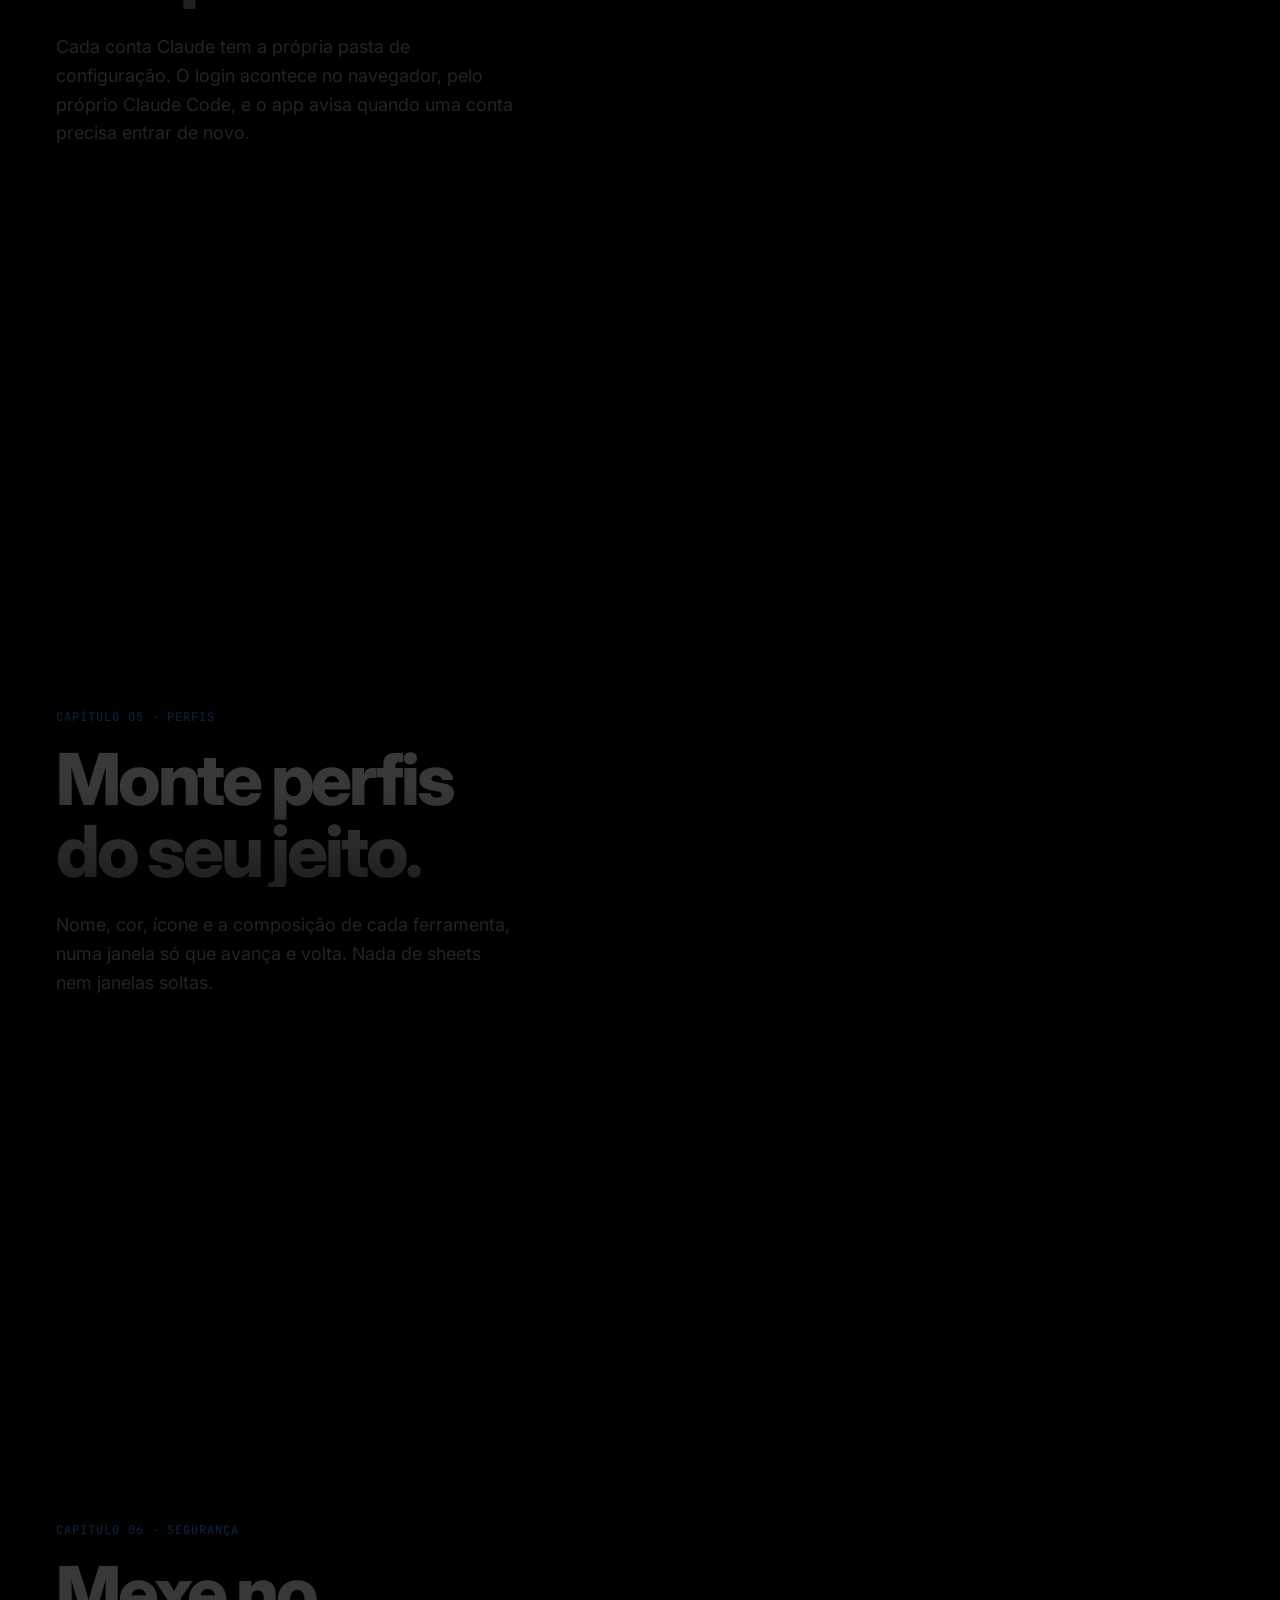
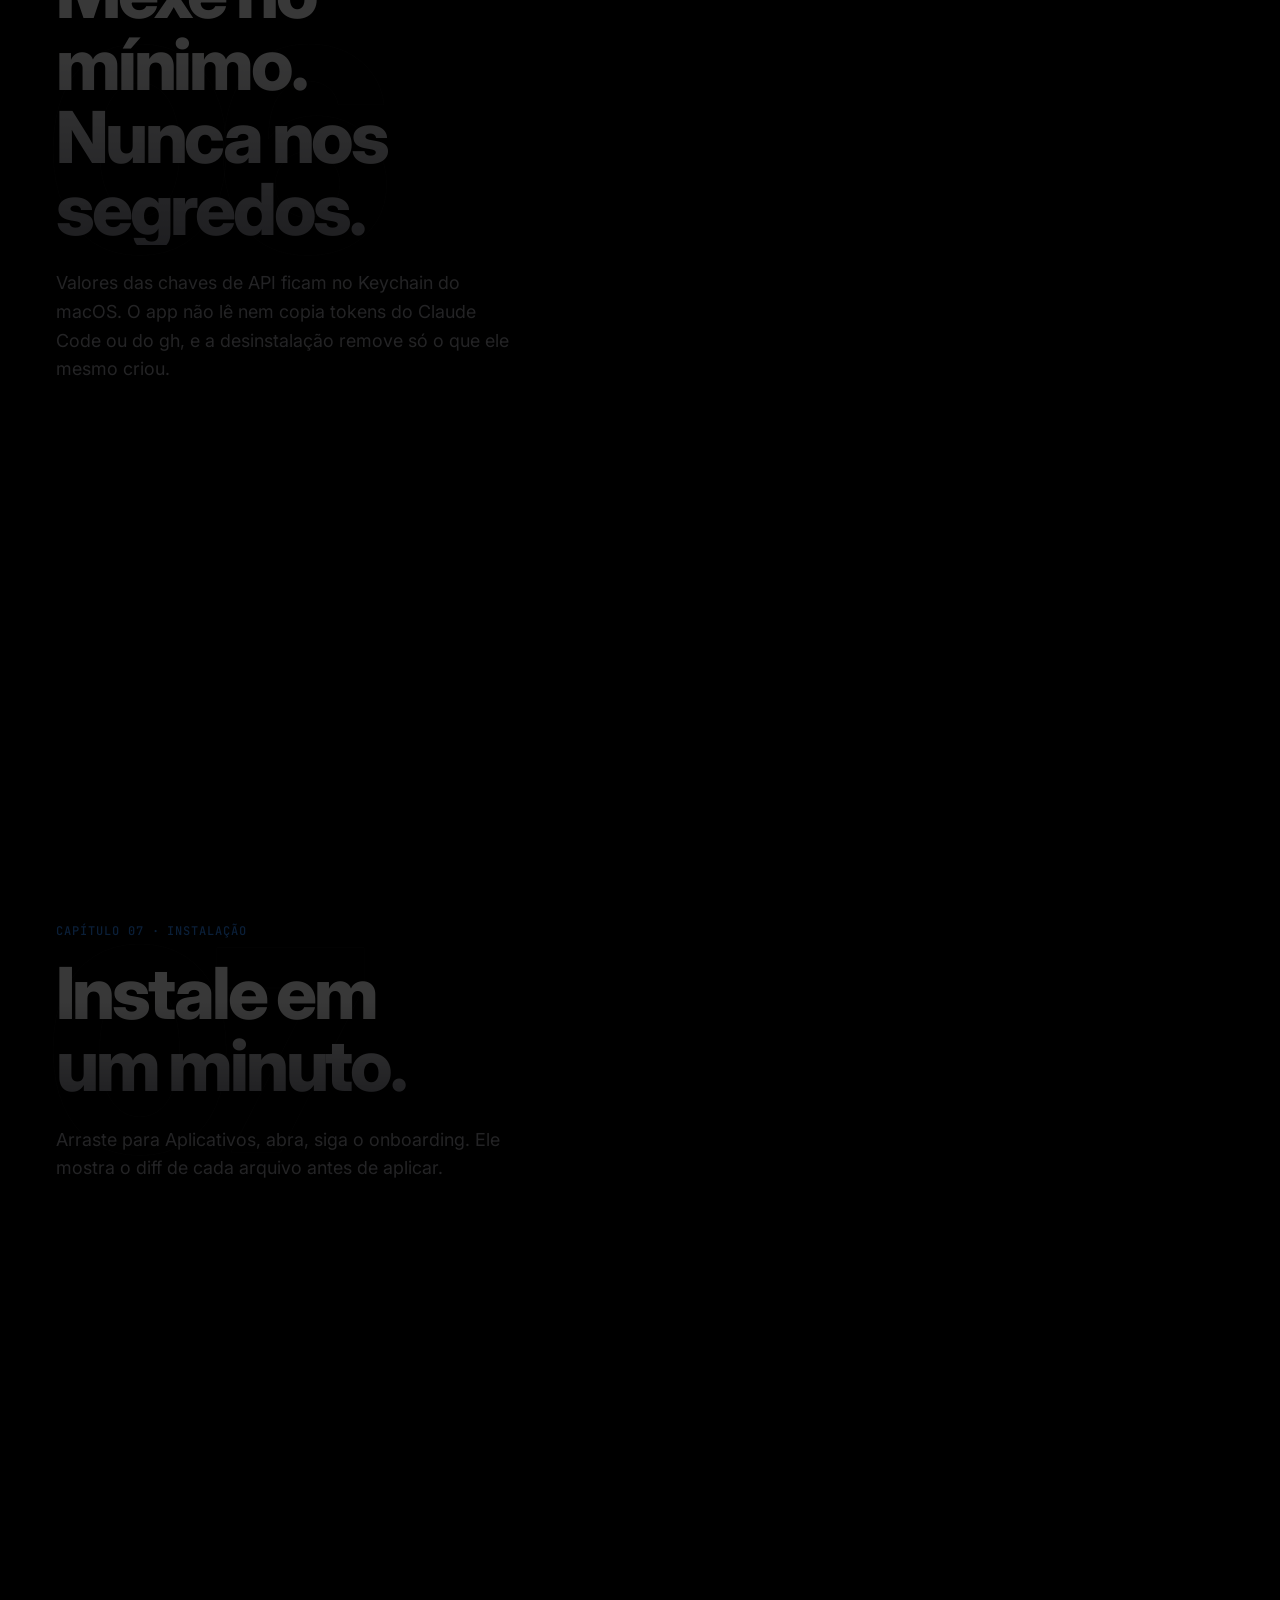
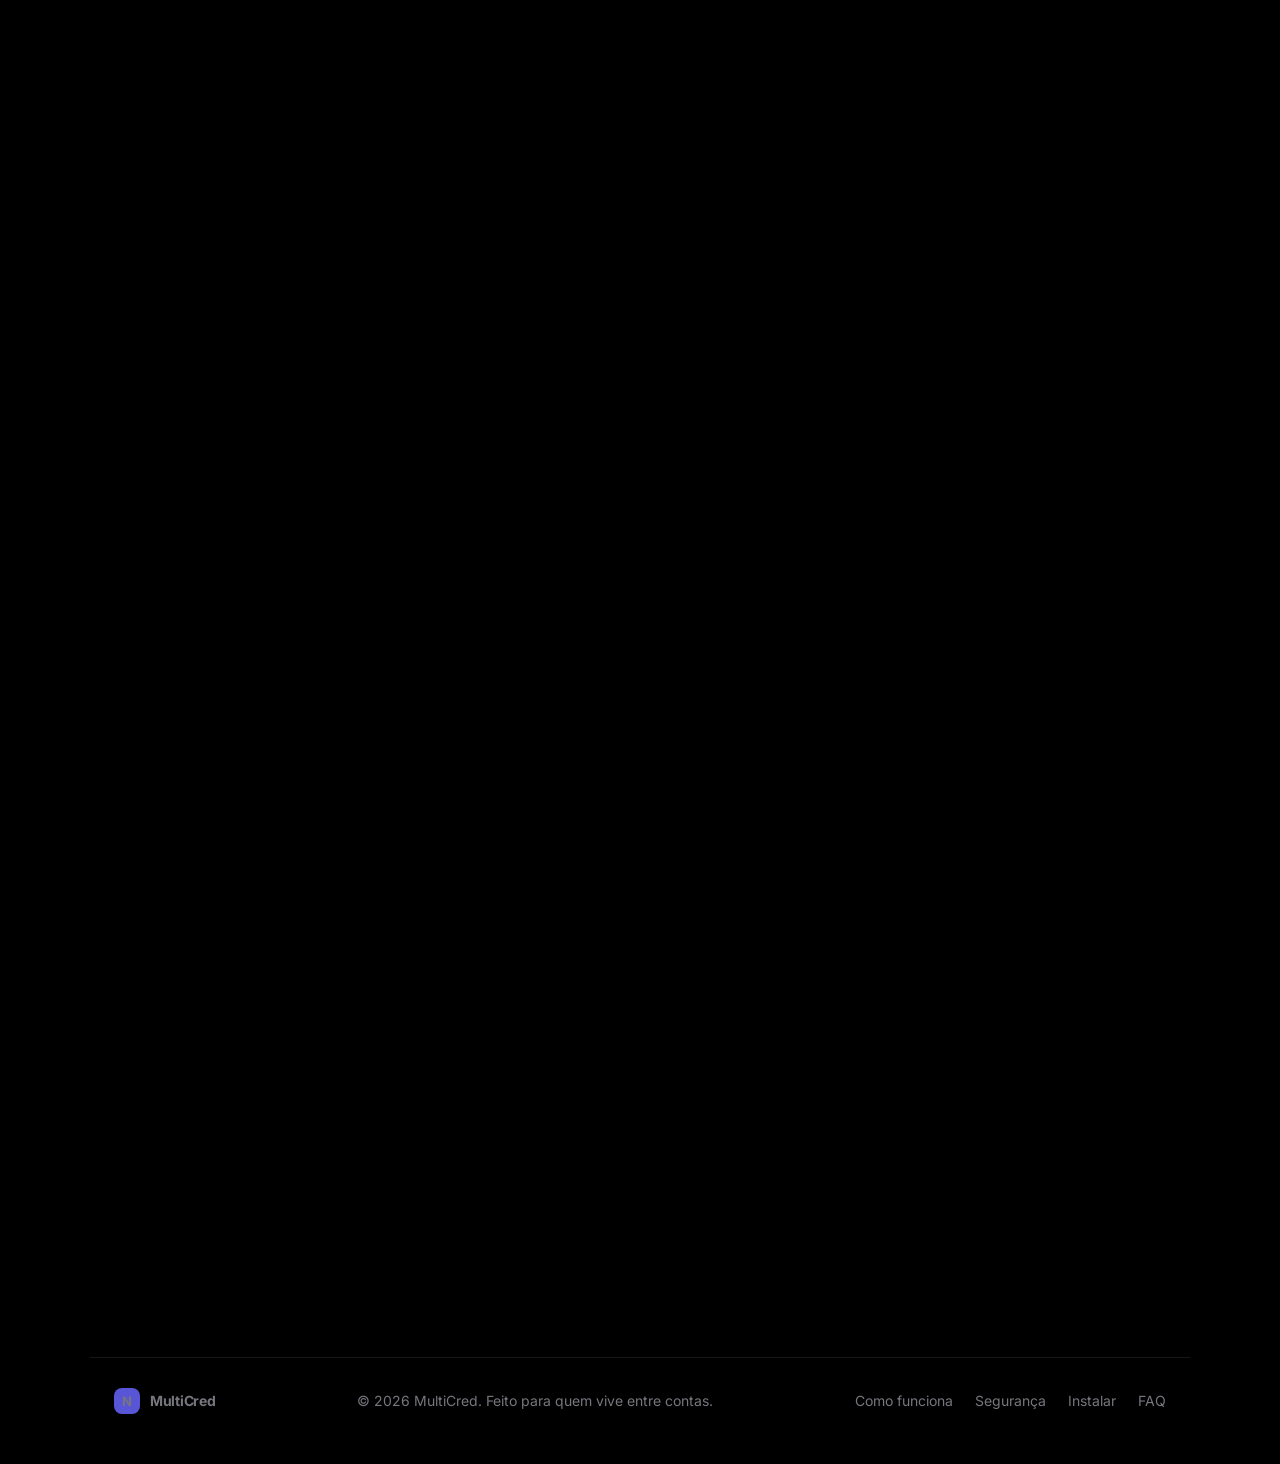
<file: landing/v6-scrolly/index.html>
<!doctype html>
<html lang="pt-BR">
<head>
<meta charset="utf-8">
<meta name="viewport" content="width=device-width, initial-scale=1">
<title>MultiCred — contas demais, um Mac só</title>
<meta name="description" content="App de barra de menus para macOS que troca, com um clique, o git, o GitHub CLI, o Claude Code e as chaves de API dos seus terminais.">
<meta name="theme-color" content="#000000">
<link rel="icon" href="data:image/svg+xml,%3Csvg xmlns='http://www.w3.org/2000/svg' viewBox='0 0 32 32'%3E%3Crect width='32' height='32' rx='8' fill='%235856D6'/%3E%3Ctext x='16' y='22.5' font-family='Arial' font-weight='700' font-size='19' text-anchor='middle' fill='white'%3EM%3C/text%3E%3C/svg%3E">
<link rel="preconnect" href="https://fonts.googleapis.com">
<link rel="preconnect" href="https://fonts.gstatic.com" crossorigin>
<link href="https://fonts.googleapis.com/css2?family=Inter:wght@400;500;600;700;800&family=JetBrains+Mono:wght@400;500&display=swap" rel="stylesheet">
<link rel="stylesheet" href="styles.css">
</head>
<body data-ch="1">

<div class="lights" aria-hidden="true">
  <i class="light l1"></i><i class="light l2"></i><i class="light l3"></i>
  <div class="bokeh" id="bokeh"></div>
</div>
<div class="vignette" aria-hidden="true"></div>

<header class="nav" id="nav">
  <a class="brand" href="#ch1" aria-label="MultiCred">
    <span class="brand-mark" data-bind="badge">N</span><span>MultiCred</span>
  </a>
  <nav class="nav-links" aria-label="Seções">
    <a href="#ch2">Como funciona</a>
    <a href="#ch4">Contas</a>
    <a href="#ch6">Segurança</a>
    <a href="#faq">FAQ</a>
  </nav>
  <a class="btn btn-sm btn-primary" href="#ch7">Instalar</a>
</header>

<!-- Progress rail -->
<nav class="rail" id="rail" aria-label="Capítulos">
  <i class="rail-line"><i class="rail-fill"></i></i>
  <a href="#ch1" data-ch="1"><span>Caos</span></a>
  <a href="#ch2" data-ch="2"><span>Entra o MultiCred</span></a>
  <a href="#ch3" data-ch="3"><span>Um clique</span></a>
  <a href="#ch4" data-ch="4"><span>Contas Claude</span></a>
  <a href="#ch5" data-ch="5"><span>Perfis</span></a>
  <a href="#ch6" data-ch="6"><span>Segurança</span></a>
  <a href="#ch7" data-ch="7"><span>Instalar</span></a>
</nav>

<main>
<div class="story" id="story">

  <div class="chapters">
    <section class="chapter on" id="ch1" data-ch="1">
      <span class="num" aria-hidden="true">01</span>
      <div class="ctext">
        <a class="pill" href="#ch7"><span class="dot"></span> Novo · para macOS 14+ <span class="arrow">→</span></a>
        <h1>Contas demais.<br>Um Mac só.</h1>
        <p class="lead">Commit com o e-mail pessoal no repositório do trabalho. <b>gh</b> logado na conta do cliente. Claude Code na conta errada. Você já viveu essa cena.</p>
        <div class="cta-row">
          <a class="btn btn-primary btn-lg" href="#ch7"><svg width="18" height="18" viewBox="0 0 24 24" fill="currentColor" aria-hidden="true"><path d="M16.4 12.6c0-2.4 2-3.5 2.1-3.6-1.2-1.7-3-1.9-3.6-2-1.5-.2-3 .9-3.8.9-.8 0-2-.9-3.3-.9-1.7 0-3.3 1-4.2 2.5-1.8 3.1-.5 7.7 1.3 10.2.9 1.2 1.9 2.6 3.2 2.5 1.3-.1 1.8-.8 3.3-.8s2 .8 3.3.8c1.4 0 2.3-1.2 3.1-2.4 1-1.4 1.4-2.8 1.4-2.9-.1 0-2.8-1.1-2.8-4.3zM13.9 5.2c.7-.8 1.2-2 1-3.2-1 0-2.3.7-3 1.5-.7.7-1.2 1.9-1.1 3.1 1.2.1 2.4-.6 3.1-1.4z"/></svg> Baixar para macOS</a>
          <a class="btn btn-ghost btn-lg" href="#ch2">Ver como funciona</a>
        </div>
        <ul class="hero-meta"><li>Grátis</li><li>Sem conta</li><li>Tokens nunca saem do seu Mac</li></ul>
        <span class="scroll-hint">Role para ver <i></i></span>
      </div>
      <div class="fig" data-ch="1"></div>
    </section>

    <section class="chapter" id="ch2" data-ch="2">
      <span class="num" aria-hidden="true">02</span>
      <div class="ctext">
        <span class="kicker">Capítulo 02 · Entra o MultiCred</span>
        <h2>Um ícone.<br>Todos os perfis.</h2>
        <p class="lead">MultiCred vive na barra de menus. Cada perfil junta a identidade do <b>git</b>, a conta do <b>GitHub</b>, a conta do <b>Claude</b> e as <b>chaves de API</b>.</p>
      </div>
      <div class="fig" data-ch="2"></div>
    </section>

    <section class="chapter" id="ch3" data-ch="3">
      <span class="num" aria-hidden="true">03</span>
      <div class="ctext">
        <span class="kicker">Capítulo 03 · Um clique</span>
        <h2>Clicou.<br>Tudo troca.</h2>
        <p class="lead">git, GitHub CLI, Claude Code e chaves trocam juntos, de forma transacional: ou troca tudo, ou nada. Use <kbd>⌘1</kbd> <kbd>⌘2</kbd> <kbd>⌘3</kbd> e abra um terminal novo.</p>
      </div>
      <div class="fig" data-ch="3"></div>
    </section>

    <section class="chapter" id="ch4" data-ch="4">
      <span class="num" aria-hidden="true">04</span>
      <div class="ctext">
        <span class="kicker">Capítulo 04 · Contas Claude</span>
        <h2>Várias contas.<br>Cada uma na sua pasta.</h2>
        <p class="lead">Cada conta Claude tem a própria pasta de configuração. O login acontece no navegador, pelo próprio Claude Code, e o app avisa quando uma conta precisa entrar de novo.</p>
      </div>
      <div class="fig" data-ch="4"></div>
    </section>

    <section class="chapter" id="ch5" data-ch="5">
      <span class="num" aria-hidden="true">05</span>
      <div class="ctext">
        <span class="kicker">Capítulo 05 · Perfis</span>
        <h2>Monte perfis<br>do seu jeito.</h2>
        <p class="lead">Nome, cor, ícone e a composição de cada ferramenta, numa janela só que avança e volta. Nada de sheets nem janelas soltas.</p>
      </div>
      <div class="fig" data-ch="5"></div>
    </section>

    <section class="chapter" id="ch6" data-ch="6">
      <span class="num" aria-hidden="true">06</span>
      <div class="ctext">
        <span class="kicker">Capítulo 06 · Segurança</span>
        <h2>Mexe no mínimo.<br>Nunca nos segredos.</h2>
        <p class="lead">Valores das chaves de API ficam no Keychain do macOS. O app não lê nem copia tokens do Claude Code ou do gh, e a desinstalação remove só o que ele mesmo criou.</p>
      </div>
      <div class="fig" data-ch="6"></div>
    </section>

    <section class="chapter" id="ch7" data-ch="7">
      <span class="num" aria-hidden="true">07</span>
      <div class="ctext">
        <span class="kicker">Capítulo 07 · Instalação</span>
        <h2>Instale em<br>um minuto.</h2>
        <p class="lead">Arraste para Aplicativos, abra, siga o onboarding. Ele mostra o diff de cada arquivo antes de aplicar.</p>
      </div>
    </section>
  </div>

  <div class="stage" id="stage" data-ch="1">
    <div class="tilt" id="tilt"><div class="desk-wrap" id="stage-desk"></div></div>
    <div class="stage-install" id="inst-desktop">
      <div class="install" id="install">
        <div class="os-tabs" role="tablist">
          <button class="os on" role="tab" data-os="mac" aria-selected="true">
            <svg width="16" height="16" viewBox="0 0 24 24" fill="currentColor" aria-hidden="true"><path d="M16.4 12.6c0-2.4 2-3.5 2.1-3.6-1.2-1.7-3-1.9-3.6-2-1.5-.2-3 .9-3.8.9-.8 0-2-.9-3.3-.9-1.7 0-3.3 1-4.2 2.5-1.8 3.1-.5 7.7 1.3 10.2.9 1.2 1.9 2.6 3.2 2.5 1.3-.1 1.8-.8 3.3-.8s2 .8 3.3.8c1.4 0 2.3-1.2 3.1-2.4 1-1.4 1.4-2.8 1.4-2.9-.1 0-2.8-1.1-2.8-4.3zM13.9 5.2c.7-.8 1.2-2 1-3.2-1 0-2.3.7-3 1.5-.7.7-1.2 1.9-1.1 3.1 1.2.1 2.4-.6 3.1-1.4z"/></svg> macOS</button>
          <button class="os" role="tab" data-os="ubuntu" aria-selected="false">
            <svg width="16" height="16" viewBox="0 0 24 24" fill="none" stroke="currentColor" stroke-width="2" aria-hidden="true"><circle cx="12" cy="12" r="9"/><circle cx="12" cy="5" r="1.5" fill="currentColor"/><circle cx="5.5" cy="15.5" r="1.5" fill="currentColor"/><circle cx="18.5" cy="15.5" r="1.5" fill="currentColor"/></svg> Ubuntu <em>em breve</em></button>
        </div>

        <div class="os-panel on" id="os-mac">
          <div class="inst-left">
            <h3>MultiCred para macOS</h3>
            <p>Requer macOS 14 (Sonoma) ou mais novo. Apple Silicon e Intel.</p>
            <a class="btn btn-primary btn-lg" href="#" id="dl-mac">Baixar MultiCred.dmg</a>
            <small>Versão 1.0 · assinatura ad hoc</small>
          </div>
          <ol class="inst-steps">
            <li><b>Baixe</b> e arraste <code>MultiCred.app</code> para <em>Aplicativos</em>.</li>
            <li><b>Abra</b> o app. Na primeira vez: botão direito › Abrir.</li>
            <li><b>Siga o onboarding</b> e confira o diff de cada arquivo.</li>
            <li><b>Abra um novo Terminal</b> e pronto.</li>
          </ol>
          <div class="code" data-copy="scripts/release.sh">
            <span># ou compile do código-fonte</span>
            <code><i>$</i> git clone &lt;repo&gt; &amp;&amp; cd MultiCred</code>
            <code><i>$</i> scripts/release.sh</code>
            <button class="copy" aria-label="Copiar comando">Copiar</button>
          </div>
        </div>

        <div class="os-panel" id="os-ubuntu">
          <div class="inst-left">
            <h3>MultiCred para Ubuntu</h3>
            <p>A versão para Linux está a caminho: ícone na bandeja e a mesma troca de git, gh, Claude e chaves.</p>
            <form class="wait" id="wait" novalidate>
              <input type="email" placeholder="seu@email.com" aria-label="E-mail para ser avisado" required>
              <button class="btn btn-primary">Me avise</button>
            </form>
            <small id="wait-msg">Sem spam. Um e-mail quando lançar.</small>
          </div>
          <div class="code" data-copy="sudo apt install multicred">
            <span># previsão, ainda não disponível</span>
            <code><i>$</i> sudo apt install multicred</code>
            <code><i>$</i> multicred switch pessoal</code>
            <button class="copy" aria-label="Copiar comando">Copiar</button>
          </div>
        </div>
      </div>
    </div>
  </div>

</div>

<!-- mobile: the install card moves here -->
<section class="section mobile-install" id="inst-mobile"></section>

<section class="section narrow" id="faq">
  <div class="eyebrow reveal">// FAQ //</div>
  <h2 class="reveal">Perguntas <span class="grad">frequentes.</span></h2>
  <div class="faq reveal">
    <details open><summary>O MultiCred lê ou copia meus tokens?</summary><p>Não. Ele só aponta <code>CLAUDE_CONFIG_DIR</code> para a pasta certa e usa <code>gh auth switch</code>. O login acontece no navegador, pelo próprio Claude Code. Os valores das chaves de API ficam no Keychain.</p></details>
    <details><summary>Preciso reiniciar o terminal depois de trocar?</summary><p>Abra um novo Terminal. Sessões do Claude Code já abertas continuam na conta anterior, e o app avisa quantas são.</p></details>
    <details><summary>Funciona com zsh, bash e fish?</summary><p>Sim. O app detecta o shell ativo e mostra os arquivos reais que vai alterar antes de aplicar.</p></details>
    <details><summary>E se eu usava meus scripts antigos?</summary><p>O onboarding detecta a versão antiga, oferece remover as linhas e importa as suas configurações.</p></details>
    <details><summary>Como desinstalo?</summary><p>Ajustes › Desinstalar. Só os blocos marcados são removidos e os backups ficam salvos numa pasta com a data.</p></details>
  </div>
</section>

<section class="final reveal">
  <div class="final-card">
    <i class="badge xl" data-bind="badge">N</i>
    <h2>Pare de adivinhar<br>qual conta está ativa.</h2>
    <p>Um clique na barra de menus e o resto do seu Mac acompanha.</p>
    <a class="btn btn-primary btn-lg" href="#ch7">Instalar o MultiCred</a>
  </div>
</section>
</main>

<footer class="footer">
  <div class="brand"><span class="brand-mark" data-bind="badge">N</span><span>MultiCred</span></div>
  <p>© 2026 MultiCred. Feito para quem vive entre contas.</p>
  <nav><a href="#ch2">Como funciona</a><a href="#ch6">Segurança</a><a href="#ch7">Instalar</a><a href="#faq">FAQ</a></nav>
</footer>

<!-- The macOS desktop: instantiated once in the sticky stage and once per chapter on mobile -->
<template id="desk-tpl">
<div class="desk">
  <div class="menubar">
    <span class="mb-left"><b>Finder</b><span>Arquivo</span><span>Editar</span><span>Visualizar</span></span>
    <span class="mb-right">
      <span class="mb-item"><i class="badge sm" data-bind="badge">N</i></span>
      <svg width="16" height="16" viewBox="0 0 24 24" fill="none" stroke="currentColor" stroke-width="2" stroke-linecap="round"><path d="M5 12.5a10 10 0 0 1 14 0M8.5 16a5 5 0 0 1 7 0"/><circle cx="12" cy="19.5" r="1" fill="currentColor"/></svg>
      <svg width="22" height="16" viewBox="0 0 28 16" fill="none" stroke="currentColor"><rect x="1" y="2" width="22" height="12" rx="3.5" stroke-width="1.5"/><rect x="3" y="4" width="14" height="8" rx="1.5" fill="currentColor" stroke="none"/><path d="M25 6v4" stroke-width="2" stroke-linecap="round"/></svg>
      <span class="clock">Sex 2 out 14:32</span>
    </span>
  </div>

  <!-- Chapter 1: chaos -->
  <div class="chaos">
    <div class="cw cw-a"><div class="cw-bar"><i></i><i></i><i></i><span>zsh — ~/acme-api</span></div><p><em>❯</em> git log -1</p><p class="dim">Author: <u>ana.silva@gmail.com</u></p><p><em>❯</em> git push</p></div>
    <div class="cw cw-b"><div class="cw-bar"><i></i><i></i><i></i><span>zsh — ~/clientex</span></div><p><em>❯</em> gh auth status</p><p class="dim"><s>✓</s> Logged in as <u>ana-acme</u></p></div>
    <div class="cw cw-c"><div class="cw-bar"><i></i><i></i><i></i><span>claude — ~/acme-api</span></div><p><em>✦</em> Claude Code</p><p class="dim">Logged in as <u>ana@clientex.com</u></p></div>
    <div class="cw cw-d"><div class="cw-bar"><i></i><i></i><i></i><span>zsh — ~</span></div><p><em>❯</em> echo $OPENAI_API_KEY</p><p class="dim"><u>sk-…pessoal</u></p></div>
    <div class="err-badge">⚠ e-mail errado no commit</div>
  </div>

  <!-- Chapters 2-3: the menu -->
  <div class="menu" role="menu" aria-label="Menu do MultiCred (demonstração)">
    <div class="menu-head">
      <i class="badge lg" data-bind="badge">N</i>
      <div class="mh-info">
        <div class="mh-top"><b data-bind="name">Trabalho Acme</b><span class="ok"><i></i>Tudo certo</span></div>
        <small data-bind="since">Ativo desde 09:12</small>
        <ul class="mh-list">
          <li><svg viewBox="0 0 24 24"><circle cx="6" cy="5" r="2.5"/><circle cx="6" cy="19" r="2.5"/><circle cx="18" cy="8" r="2.5"/><path d="M6 7.5v9M18 10.5c0 4-6 3-12 6"/></svg><span data-bind="email">ana@acme.dev</span></li>
          <li><svg viewBox="0 0 24 24"><path d="m8 7-5 5 5 5M16 7l5 5-5 5"/></svg><span data-bind="gh">ana-acme</span></li>
          <li><svg viewBox="0 0 24 24"><path d="M12 3c.6 5 3.4 7.8 9 9-5.6 1.2-8.4 4-9 9-.6-5-3.4-7.8-9-9 5.6-1.2 8.4-4 9-9z"/></svg><span data-bind="claude">Claude · Acme</span></li>
        </ul>
      </div>
    </div>
    <div class="menu-sep"></div>
    <div class="menu-label">Perfis</div>
    <button class="mi" data-profile="0"><span class="chk">✓</span><i class="badge" style="--c:#5856D6">N</i><span class="mi-t">Trabalho Acme</span><kbd>⌘1</kbd></button>
    <button class="mi" data-profile="1"><span class="chk">✓</span><i class="badge" style="--c:#D9770B">P</i><span class="mi-t">Pessoal</span><kbd>⌘2</kbd></button>
    <button class="mi" data-profile="2"><span class="chk">✓</span><i class="badge" style="--c:#0E8A9E">X</i><span class="mi-t">Cliente X</span><em class="warn">⚠ Claude precisa entrar</em><kbd>⌘3</kbd></button>
    <div class="menu-sep"></div>
    <div class="mi hl"><svg viewBox="0 0 24 24"><path d="M12 3c.6 5 3.4 7.8 9 9-5.6 1.2-8.4 4-9 9-.6-5-3.4-7.8-9-9 5.6-1.2 8.4-4 9-9z"/></svg><span class="mi-t">Trocar só a conta Claude</span><span>›</span></div>
    <div class="menu-sep"></div>
    <div class="mi"><svg viewBox="0 0 24 24"><path d="M12 3 4 6v6c0 5 3.5 8 8 9 4.5-1 8-4 8-9V6z"/></svg><span class="mi-t">Verificar…</span><kbd>⌘R</kbd></div>
    <div class="mi"><svg viewBox="0 0 24 24"><circle cx="12" cy="8" r="4"/><path d="M4 21c1-4 4-6 8-6s7 2 8 6"/></svg><span class="mi-t">Contas…</span></div>
    <div class="mi"><svg viewBox="0 0 24 24"><circle cx="12" cy="12" r="4"/><path d="M12 2v3M12 19v3M2 12h3M19 12h3M5 5l2 2M17 17l2 2M5 19l2-2M17 7l2-2"/></svg><span class="mi-t">Ajustes…</span><kbd>⌘,</kbd></div>
  </div>

  <!-- Chapter 3: terminal that follows the profile -->
  <div class="w w-term">
    <div class="cw-bar"><i></i><i></i><i></i><span>zsh — ~/projetos</span></div>
    <div class="tb">
      <p><span class="pr">❯</span> git config user.email</p>
      <p class="out" data-bind="email">ana@acme.dev</p>
      <p><span class="pr">❯</span> gh auth status</p>
      <p class="out"><span class="g">✓</span> Logged in as <b data-bind="gh">ana-acme</b></p>
      <p><span class="pr">❯</span> echo $CLAUDE_CONFIG_DIR</p>
      <p class="out" data-bind="dir">~/.claude-acme</p>
      <p><span class="pr">❯</span> <span class="caret"></span></p>
    </div>
  </div>

  <!-- Chapter 4: Contas -->
  <div class="w w-contas">
    <div class="win-bar"><i class="r"></i><i class="y"></i><i class="g"></i></div>
    <div class="contas">
      <aside>
        <small>Contas</small>
        <a>⑂ Git <em>2</em></a><a>‹› GitHub <em>2</em></a><a class="on">✦ Claude <em class="w">1 ⚠</em></a><a>⚷ Chaves de API <em>2</em></a>
        <small>Perfis</small>
        <a><i class="badge sm" style="--c:#5856D6">N</i> Trabalho Acme</a><a><i class="badge sm" style="--c:#D9770B">P</i> Pessoal</a><a><i class="badge sm" style="--c:#0E8A9E">X</i> Cliente X</a>
      </aside>
      <section>
        <header><b>Contas Claude</b><span class="btn btn-sm btn-primary">+ Adicionar conta</span></header>
        <div class="trow"><i class="av" style="--c:#5856D6">N</i><div><b>Acme</b><small>ana@acme.dev</small></div><span>Trabalho Acme</span><span class="st ok"><i></i>Conectada</span></div>
        <div class="trow"><i class="av" style="--c:#D9770B">P</i><div><b>Pessoal</b><small>ana.silva@gmail.com</small></div><span>Pessoal</span><span class="st ok"><i></i>Conectada</span></div>
        <div class="trow"><i class="av" style="--c:#0E8A9E">X</i><div><b>Cliente X</b><small>ana@clientex.com</small></div><span>Cliente X</span><span class="st warn"><i></i>Precisa entrar</span></div>
        <p class="note">Cada conta tem a própria pasta de configuração. O MultiCred só aponta <code>CLAUDE_CONFIG_DIR</code> para a pasta certa e não lê nem copia tokens.</p>
      </section>
    </div>
  </div>

  <!-- Chapter 5: Editor -->
  <div class="w w-editor">
    <div class="win-bar"><i class="r"></i><i class="y"></i><i class="g"></i><span>Editar perfil</span></div>
    <div class="editor">
      <div class="ed-head"><i class="badge xl" style="--c:#5856D6">N</i><div><b>Trabalho Acme</b><small>Na barra de menus:</small></div></div>
      <div class="ed-group">
        <div class="ed-row"><span>Nome</span><em class="field">Trabalho Acme</em></div>
        <div class="ed-row"><span>Cor</span><div class="swatches"><i style="--c:#5856D6" class="sel"></i><i style="--c:#0064E0"></i><i style="--c:#0E8A9E"></i><i style="--c:#1C8A36"></i><i style="--c:#D9770B"></i><i style="--c:#C8101E"></i><i style="--c:#B23A8F"></i><i style="--c:#6E6E73"></i></div></div>
      </div>
      <small class="ed-label">Composição</small>
      <div class="ed-group">
        <div class="ed-row"><span>Git</span><em class="sel-box"><i style="--c:#5856D6"></i>Acme · ana@acme.dev ⇅</em></div>
        <div class="ed-row"><span>GitHub</span><em class="sel-box"><i style="--c:#5856D6"></i>ana-acme · github.com ⇅</em></div>
        <div class="ed-row"><span>Claude</span><em class="sel-box"><i style="--c:#5856D6"></i>Acme · ana@acme.dev ⇅</em></div>
        <div class="ed-row"><span>OpenAI</span><em class="sel-box"><i style="--c:#5856D6"></i>ACME · OPENAI_API_KEY ⇅</em></div>
      </div>
    </div>
  </div>

  <!-- Chapter 6: Security -->
  <div class="w w-secure">
    <div class="win-bar"><i class="r"></i><i class="y"></i><i class="g"></i><span>Segurança</span></div>
    <div class="sec">
      <div class="lock"><svg viewBox="0 0 24 24"><rect x="4.5" y="10.5" width="15" height="10" rx="2.5"/><path d="M8 10.5V8a4 4 0 0 1 8 0v2.5"/><circle cx="12" cy="15.5" r="1.3" fill="currentColor"/></svg></div>
      <div class="sec-cols">
        <div><h4><span class="tick">✓</span> O que altera</h4>
          <ul>
            <li>Um bloco marcado no <code>~/.zshrc</code> e no gitconfig</li>
            <li>A conta ativa do <code>gh</code>, via <code>gh auth switch</code></li>
            <li><code>CLAUDE_CONFIG_DIR</code> para apps gráficos</li>
            <li>Itens de chave de API no Keychain</li>
          </ul></div>
        <div><h4><span class="tick no">✕</span> Nunca toca</h4>
          <ul>
            <li>Tokens do Claude Code e do gh</li>
            <li>O conteúdo das pastas <code>~/.claude*</code></li>
            <li>O <code>hosts.yml</code> do gh</li>
            <li>Linhas fora do bloco do MultiCred</li>
          </ul></div>
      </div>
      <div class="keychain"><span>Keychain</span><code>app.multicred.apikey</code><b>●●●●●●●●●●</b></div>
    </div>
  </div>

  <div class="hud" aria-hidden="true">
    <i class="badge xl" data-bind="badge">N</i>
    <b data-bind="name">Trabalho Acme</b>
    <div class="hud-ticks"><span>✓ git</span><span>✓ gh</span><span>✓ Claude</span></div>
  </div>
  <div class="cursor" aria-hidden="true"><svg width="22" height="22" viewBox="0 0 24 24"><path d="M5 3l14 8-6 1.5L9.5 19z" fill="#fff" stroke="#000" stroke-width="1.2" stroke-linejoin="round"/></svg></div>
</div>
</template>

<script src="script.js"></script>
</body>
</html>
</file>
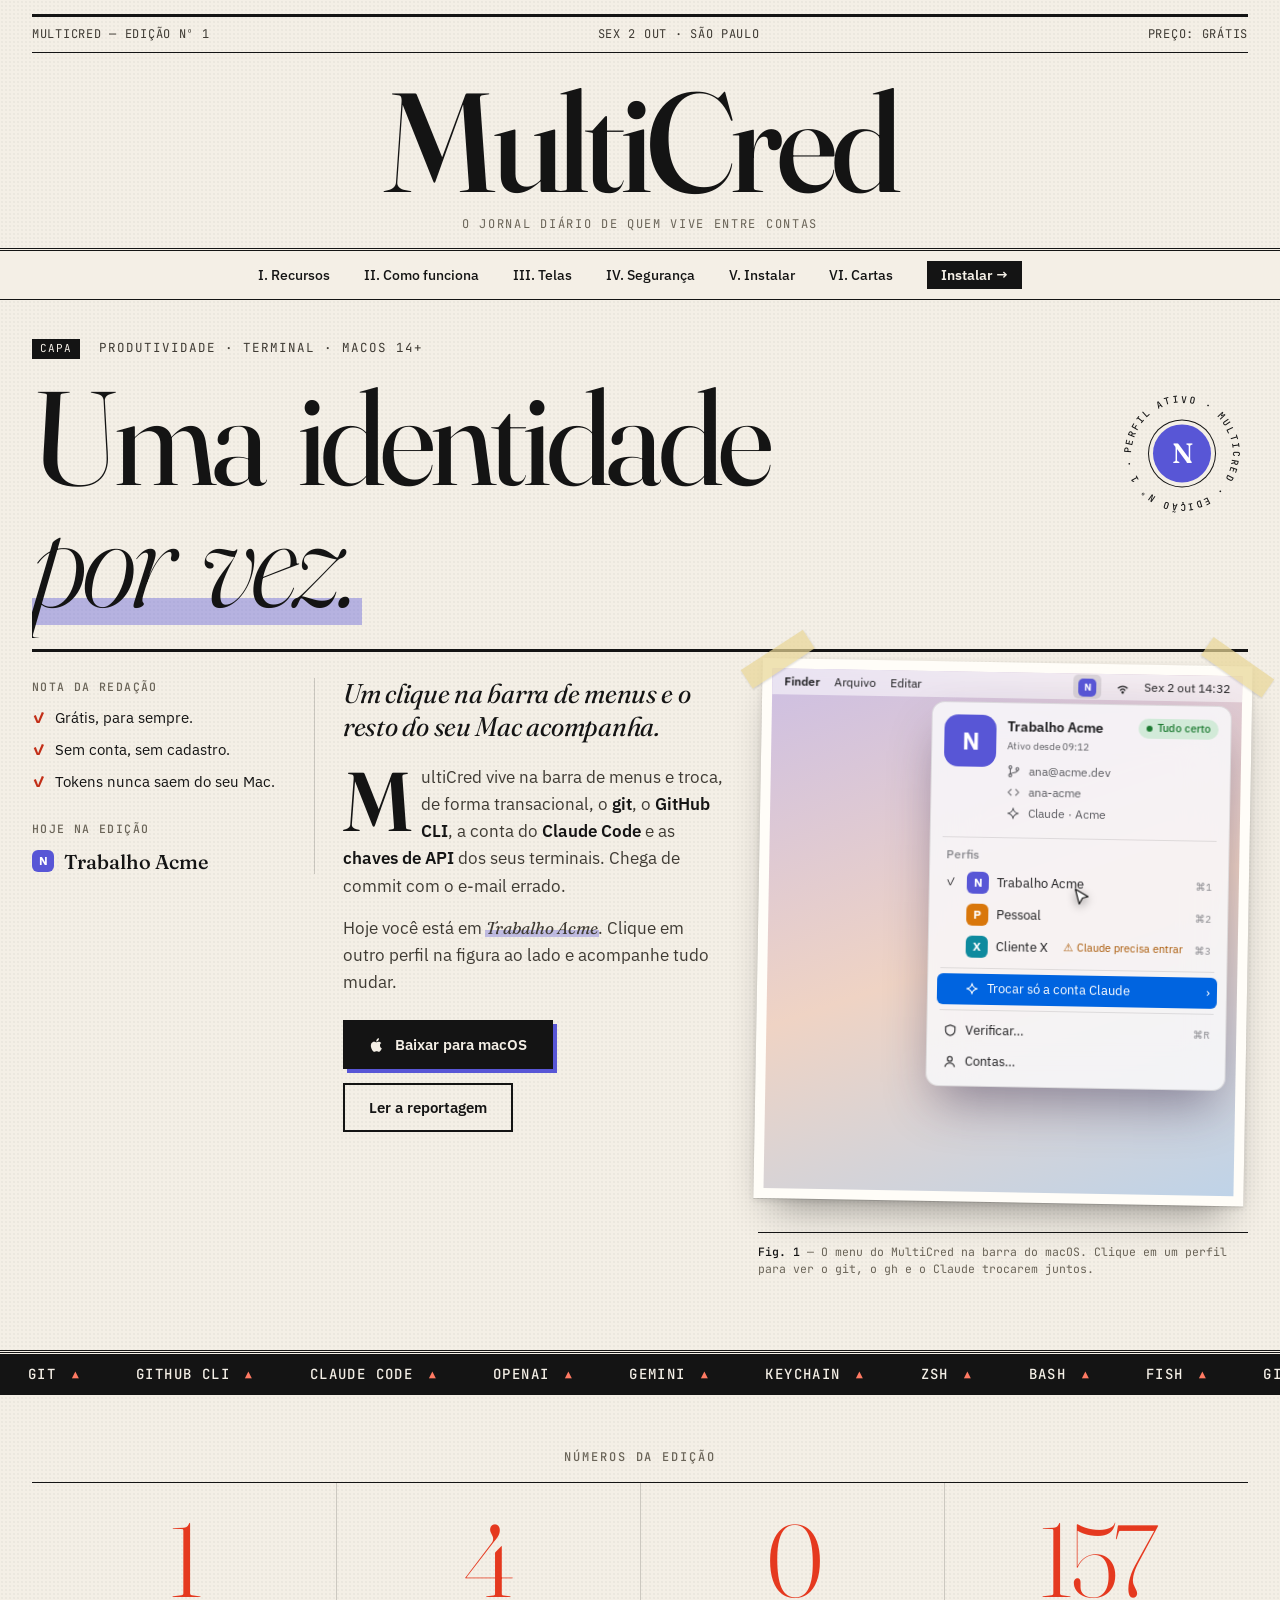
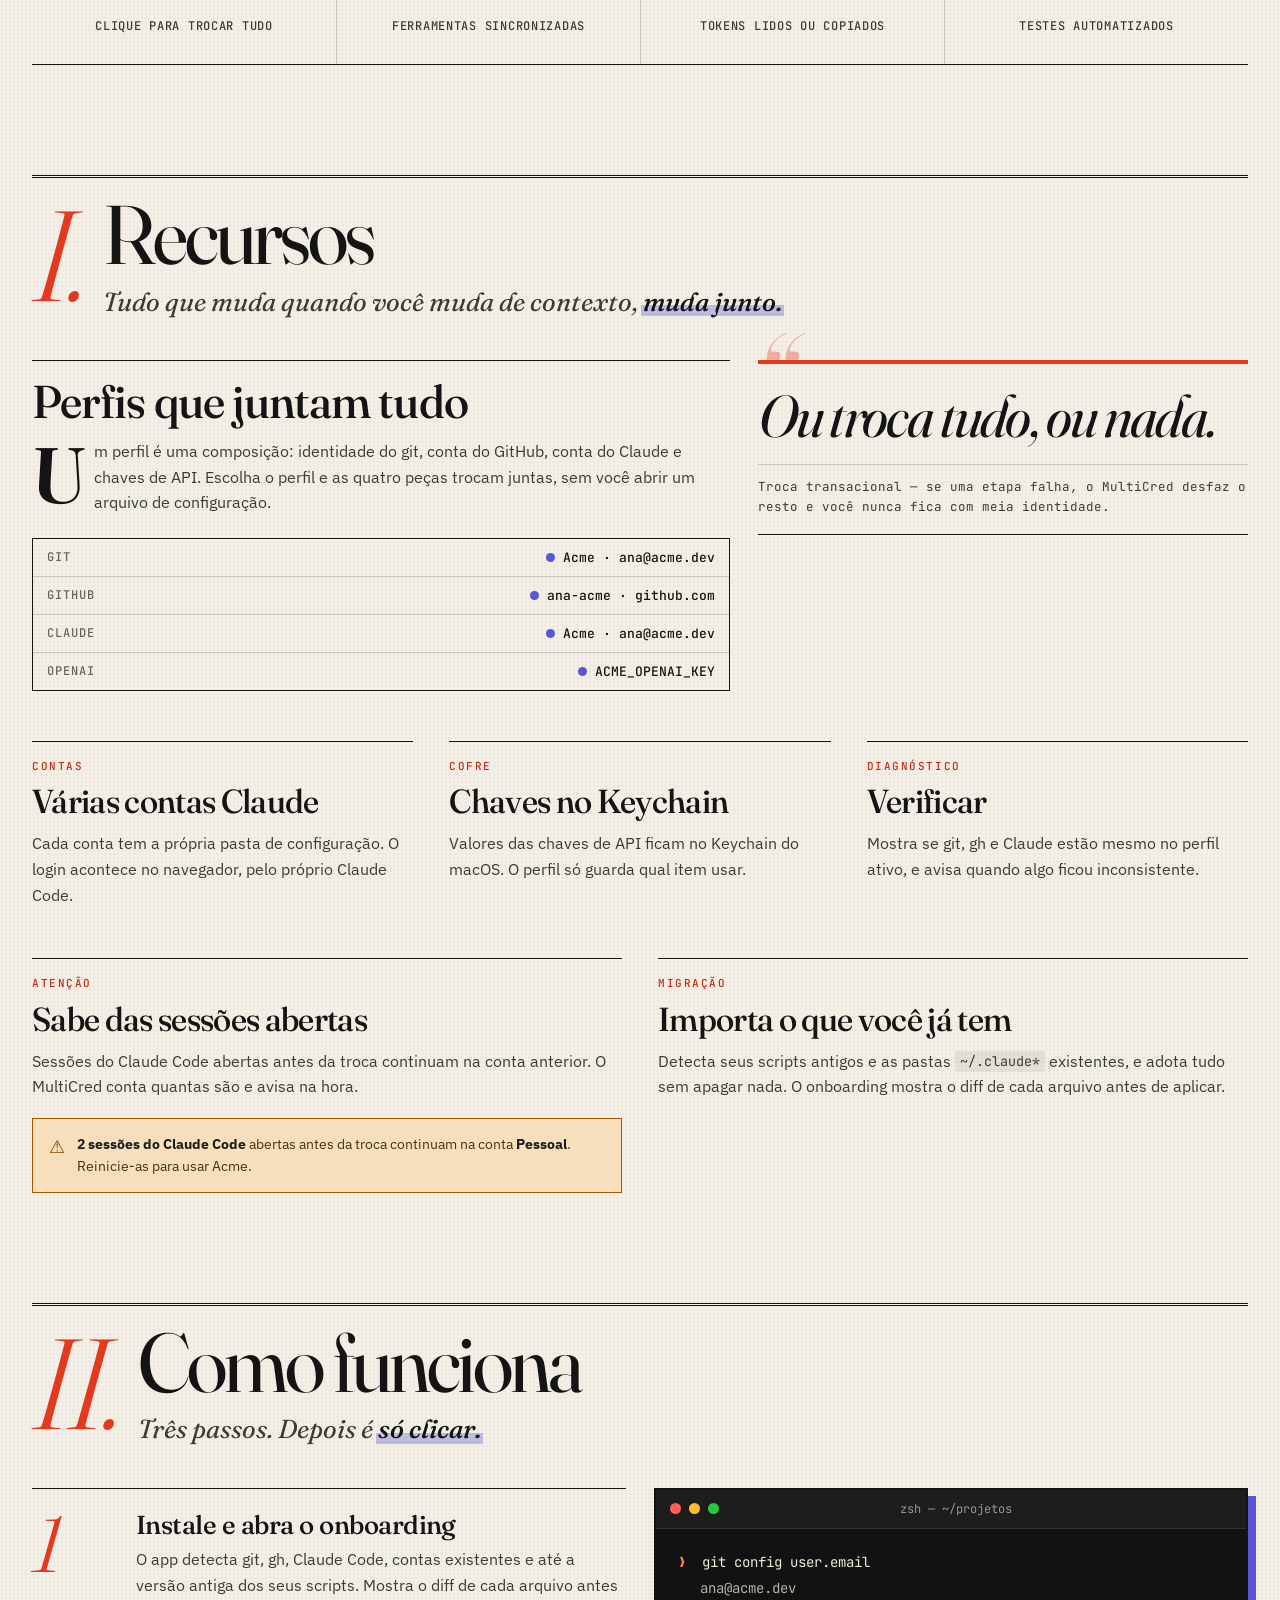
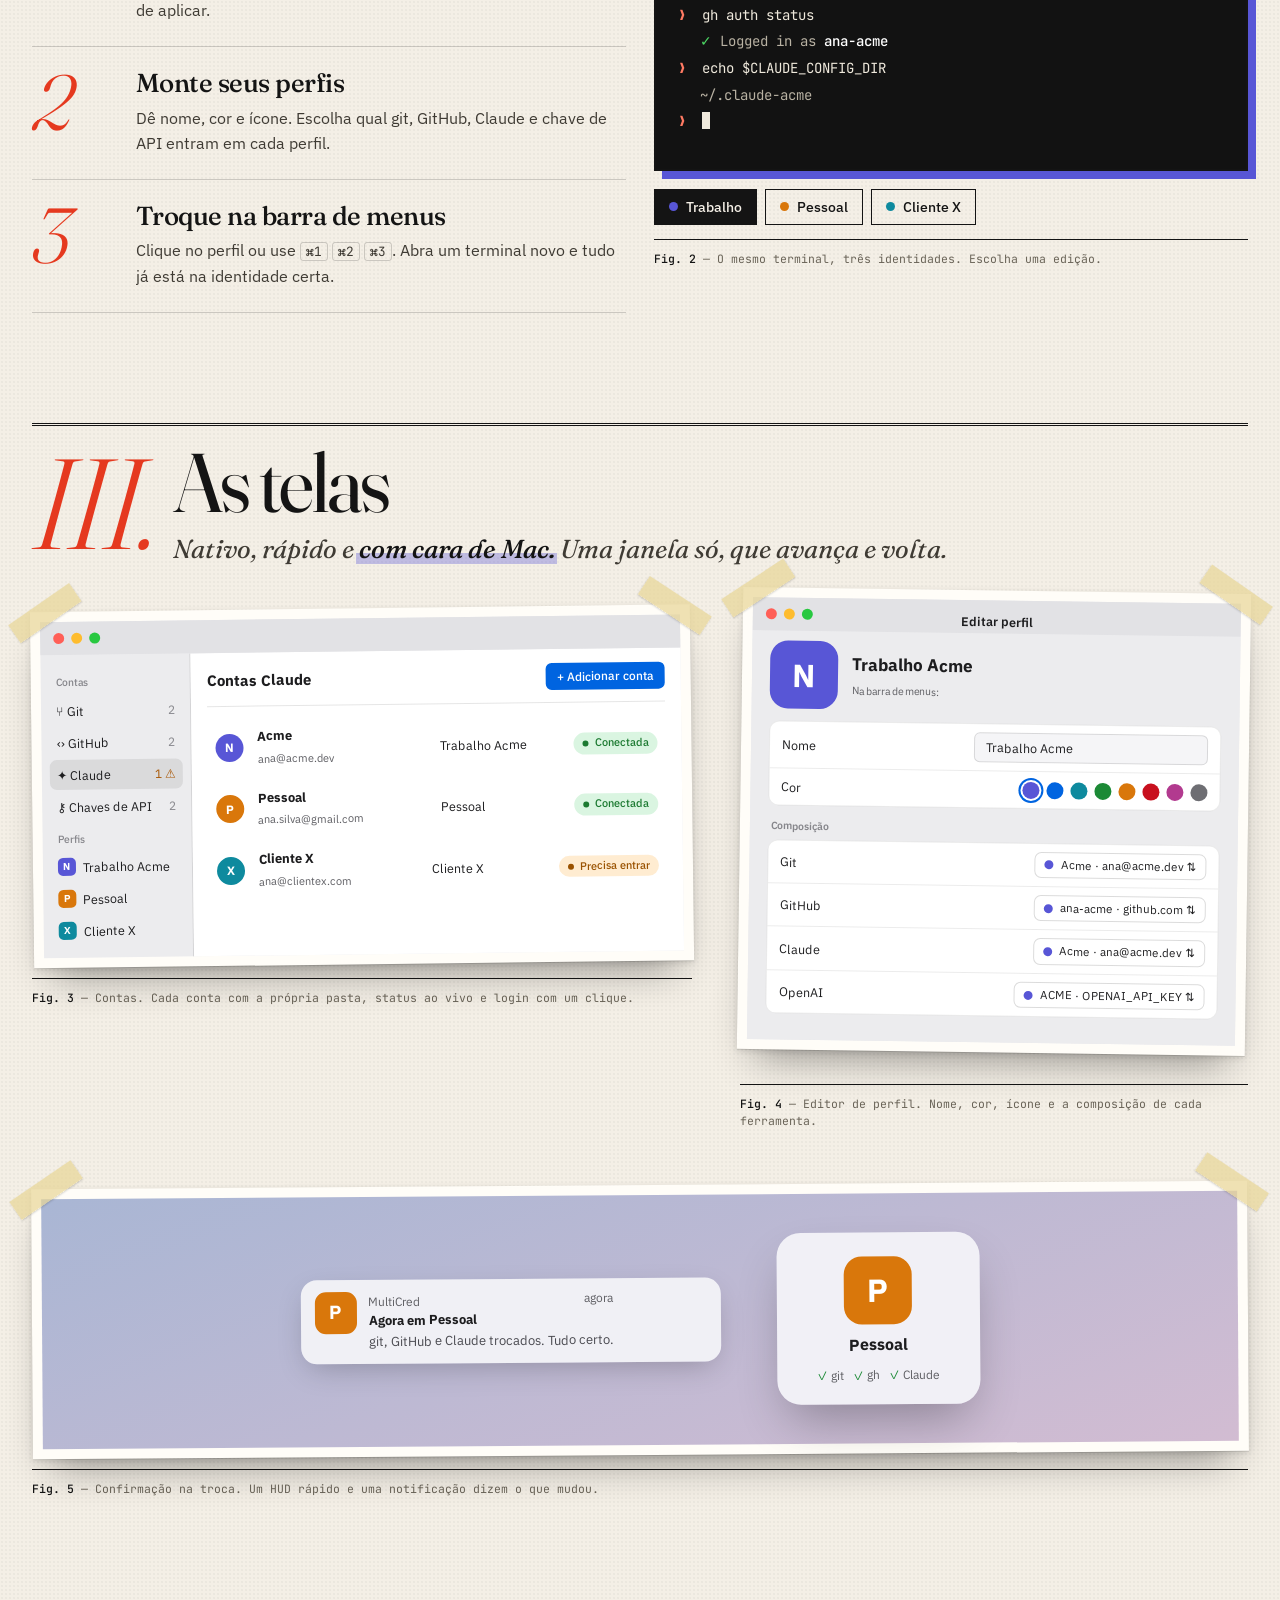
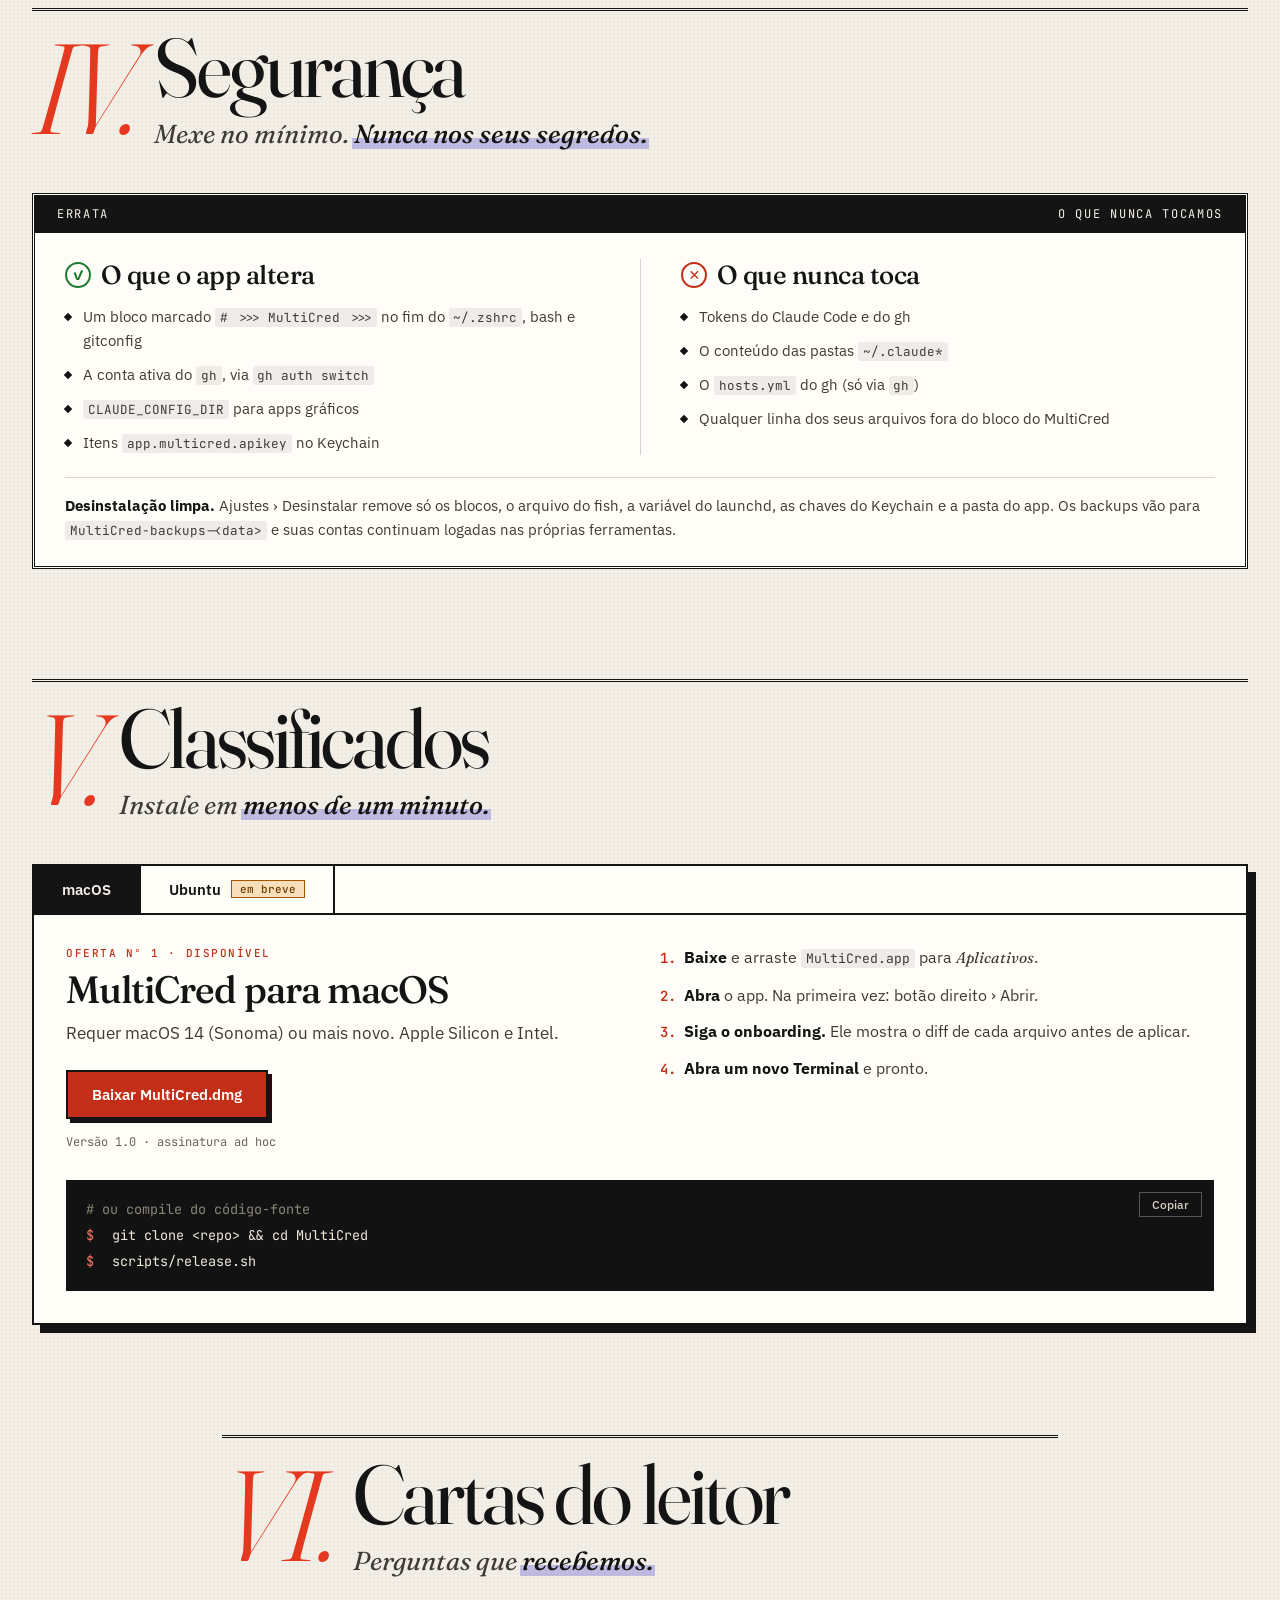
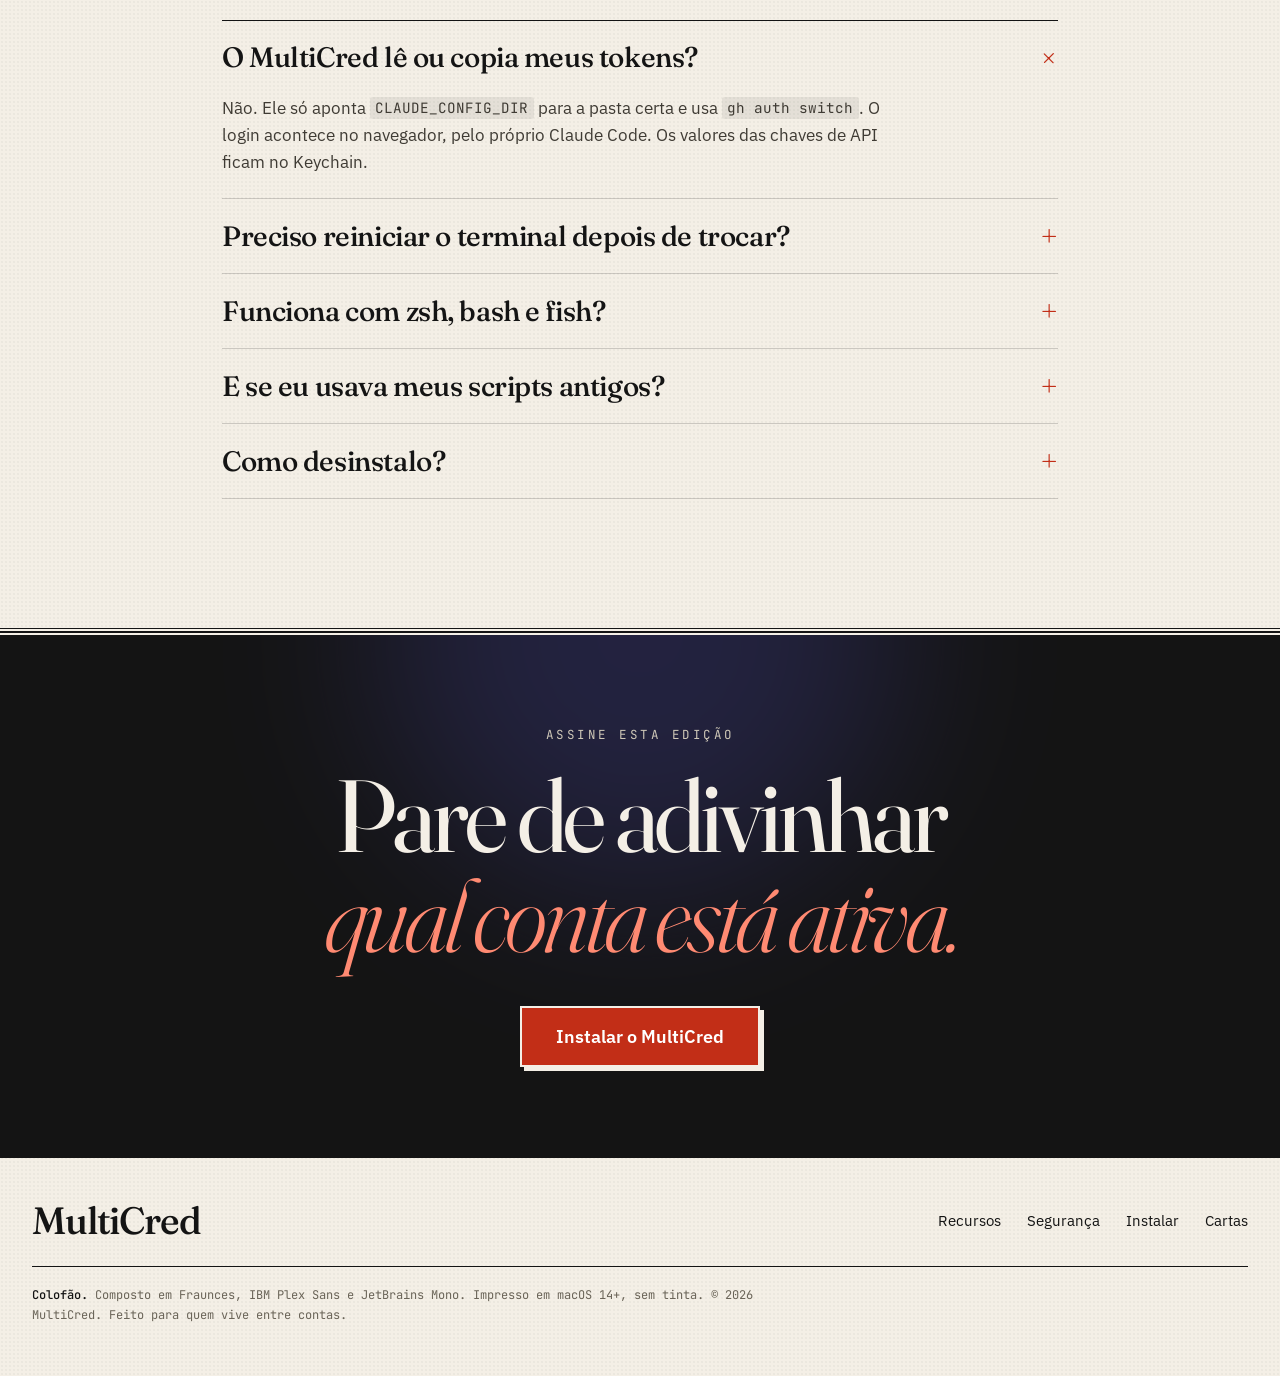
<file: landing/v7-editorial/index.html>
<!doctype html>
<html lang="pt-BR">
<head>
<meta charset="utf-8">
<meta name="viewport" content="width=device-width, initial-scale=1">
<title>MultiCred — Edição nº 1</title>
<meta name="description" content="App de barra de menus para macOS que troca, com um clique, o git, o GitHub CLI, o Claude Code e as chaves de API dos seus terminais.">
<meta name="theme-color" content="#f4efe6">
<link rel="icon" href="data:image/svg+xml,%3Csvg xmlns='http://www.w3.org/2000/svg' viewBox='0 0 32 32'%3E%3Crect width='32' height='32' fill='%23141414'/%3E%3Ctext x='16' y='24' font-family='Georgia,serif' font-weight='700' font-size='24' text-anchor='middle' fill='%23f4efe6'%3EM%3C/text%3E%3C/svg%3E">
<link rel="preconnect" href="https://fonts.googleapis.com">
<link rel="preconnect" href="https://fonts.gstatic.com" crossorigin>
<link href="https://fonts.googleapis.com/css2?family=Fraunces:ital,opsz,wght@0,9..144,300..800;1,9..144,300..800&family=IBM+Plex+Sans:wght@400;500;600&family=JetBrains+Mono:wght@400;500&display=swap" rel="stylesheet">
<link rel="stylesheet" href="styles.css">
</head>
<body>

<div class="progress" id="progress" aria-hidden="true"></div>

<!-- MASTHEAD -->
<header class="masthead">
  <div class="wrap">
    <div class="dateline mono"><span>MultiCred — Edição nº 1</span><span class="hide-s">Sex 2 out · São Paulo</span><span>Preço: grátis</span></div>
    <a class="nameplate" href="#top" aria-label="MultiCred, topo">MultiCred</a>
    <p class="tagline mono">O jornal diário de quem vive entre contas</p>
  </div>
  <nav class="navrow" id="nav" aria-label="Seções">
    <div class="wrap navin">
      <a href="#recursos">I. Recursos</a>
      <a href="#como-funciona">II. Como funciona</a>
      <a href="#telas">III. Telas</a>
      <a href="#seguranca">IV. Segurança</a>
      <a href="#instalar">V. Instalar</a>
      <a href="#faq">VI. Cartas</a>
      <a class="navcta" href="#instalar">Instalar →</a>
    </div>
  </nav>
</header>

<main id="top">

<!-- HERO / MANCHETE -->
<section class="hero wrap">
  <p class="kicker mono rv"><span class="tag">Capa</span> Produtividade · Terminal · macOS 14+</p>
  <h1 class="headline" id="headline">
    <span class="ln" style="--i:0"><span>Uma identidade</span></span>
    <span class="ln" style="--i:1"><span><em class="mark">por vez.</em></span></span>
  </h1>
  <div class="seal" data-par="-.05" aria-hidden="true">
    <svg viewBox="0 0 120 120"><defs><path id="circ" d="M60,60 m-46,0 a46,46 0 1,1 92,0 a46,46 0 1,1 -92,0"/></defs><text><textPath href="#circ" textLength="283" lengthAdjust="spacing">PERFIL ATIVO · MULTICRED · EDIÇÃO Nº 1 · </textPath></text></svg>
    <b class="seal-c" data-bind="badge">N</b>
  </div>

  <div class="g12 hero-grid">
    <aside class="notes rv" style="--d:.2s">
      <h3 class="mono">Nota da redação</h3>
      <ul>
        <li>Grátis, para sempre.</li>
        <li>Sem conta, sem cadastro.</li>
        <li>Tokens nunca saem do seu Mac.</li>
      </ul>
      <h3 class="mono">Hoje na edição</h3>
      <p class="today"><i class="badge" data-bind="badge">N</i> <span data-bind="name">Trabalho Acme</span></p>
    </aside>

    <div class="lede rv" style="--d:.1s">
      <p class="deck">Um clique na barra de menus e o resto do seu Mac acompanha.</p>
      <p class="drop">MultiCred vive na barra de menus e troca, de forma transacional, o <b>git</b>, o <b>GitHub CLI</b>, a conta do <b>Claude Code</b> e as <b>chaves de API</b> dos seus terminais. Chega de commit com o e-mail errado.</p>
      <p>Hoje você está em <em class="mark" data-bind="name">Trabalho Acme</em>. Clique em outro perfil na figura ao lado e acompanhe tudo mudar.</p>
      <div class="cta-row">
        <a class="btn btn-ink" href="#instalar"><svg width="16" height="16" viewBox="0 0 24 24" fill="currentColor" aria-hidden="true"><path d="M16.4 12.6c0-2.4 2-3.5 2.1-3.6-1.2-1.7-3-1.9-3.6-2-1.5-.2-3 .9-3.8.9-.8 0-2-.9-3.3-.9-1.7 0-3.3 1-4.2 2.5-1.8 3.1-.5 7.7 1.3 10.2.9 1.2 1.9 2.6 3.2 2.5 1.3-.1 1.8-.8 3.3-.8s2 .8 3.3.8c1.4 0 2.3-1.2 3.1-2.4 1-1.4 1.4-2.8 1.4-2.9-.1 0-2.8-1.1-2.8-4.3zM13.9 5.2c.7-.8 1.200-2 1-3.200-1 0-2.300.7-3 1.500-.7.700-1.200 1.900-1.100 3.100 1.200.1 2.400-.6 3.100-1.400z"/></svg> Baixar para macOS</a>
        <a class="btn btn-line" href="#como-funciona">Ler a reportagem</a>
      </div>
    </div>

    <figure class="fig hero-fig rv" style="--d:.25s">
      <div class="photo" data-par=".03">
        <div class="desk" id="desk">
          <div class="menubar">
            <span class="mb-left"><b>Finder</b><span>Arquivo</span><span>Editar</span></span>
            <span class="mb-right">
              <span class="mb-item"><i class="badge sm" data-bind="badge">N</i></span>
              <svg width="15" height="15" viewBox="0 0 24 24" fill="none" stroke="currentColor" stroke-width="2" stroke-linecap="round"><path d="M5 12.5a10 10 0 0 1 14 0M8.5 16a5 5 0 0 1 7 0"/><circle cx="12" cy="19.5" r="1" fill="currentColor"/></svg>
              <span class="clock">Sex 2 out 14:32</span>
            </span>
          </div>

          <div class="menu" role="menu" aria-label="Menu do MultiCred (demonstração)">
            <div class="menu-head">
              <i class="badge lg" data-bind="badge">N</i>
              <div class="mh-info">
                <div class="mh-top"><b data-bind="name">Trabalho Acme</b><span class="ok"><i></i>Tudo certo</span></div>
                <small data-bind="since">Ativo desde 09:12</small>
                <ul class="mh-list">
                  <li><svg viewBox="0 0 24 24"><circle cx="6" cy="5" r="2.5"/><circle cx="6" cy="19" r="2.5"/><circle cx="18" cy="8" r="2.5"/><path d="M6 7.5v9M18 10.5c0 4-6 3-12 6"/></svg><span data-bind="email">ana@acme.dev</span></li>
                  <li><svg viewBox="0 0 24 24"><path d="m8 7-5 5 5 5M16 7l5 5-5 5"/></svg><span data-bind="gh">ana-acme</span></li>
                  <li><svg viewBox="0 0 24 24"><path d="M12 3c.6 5 3.4 7.8 9 9-5.6 1.2-8.4 4-9 9-.6-5-3.4-7.8-9-9 5.6-1.2 8.4-4 9-9z"/></svg><span data-bind="claude">Claude · Acme</span></li>
                </ul>
              </div>
            </div>
            <div class="menu-sep"></div>
            <div class="menu-label">Perfis</div>
            <button class="mi" data-profile="0"><span class="chk">✓</span><i class="badge" style="--c:#5856D6">N</i><span class="mi-t">Trabalho Acme</span><kbd>⌘1</kbd></button>
            <button class="mi" data-profile="1"><span class="chk">✓</span><i class="badge" style="--c:#D9770B">P</i><span class="mi-t">Pessoal</span><kbd>⌘2</kbd></button>
            <button class="mi" data-profile="2"><span class="chk">✓</span><i class="badge" style="--c:#0E8A9E">X</i><span class="mi-t">Cliente X</span><em class="warn">⚠ Claude precisa entrar</em><kbd>⌘3</kbd></button>
            <div class="menu-sep"></div>
            <div class="mi hl"><svg viewBox="0 0 24 24"><path d="M12 3c.6 5 3.4 7.8 9 9-5.6 1.2-8.4 4-9 9-.6-5-3.4-7.8-9-9 5.6-1.2 8.4-4 9-9z"/></svg><span class="mi-t">Trocar só a conta Claude</span><span>›</span></div>
            <div class="menu-sep"></div>
            <div class="mi"><svg viewBox="0 0 24 24"><path d="M12 3 4 6v6c0 5 3.5 8 8 9 4.5-1 8-4 8-9V6z"/></svg><span class="mi-t">Verificar…</span><kbd>⌘R</kbd></div>
            <div class="mi"><svg viewBox="0 0 24 24"><circle cx="12" cy="8" r="4"/><path d="M4 21c1-4 4-6 8-6s7 2 8 6"/></svg><span class="mi-t">Contas…</span></div>
          </div>

          <div class="hud" id="hud" aria-hidden="true">
            <i class="badge xl" data-bind="badge">N</i>
            <b data-bind="name">Trabalho Acme</b>
            <div class="hud-ticks"><span>✓ git</span><span>✓ gh</span><span>✓ Claude</span></div>
          </div>
          <div class="cursor" id="cursor" aria-hidden="true"><svg width="22" height="22" viewBox="0 0 24 24"><path d="M5 3l14 8-6 1.5L9.5 19z" fill="#fff" stroke="#000" stroke-width="1.2" stroke-linejoin="round"/></svg></div>
        </div>
      </div>
      <figcaption class="cap mono"><b>Fig. 1</b> — O menu do MultiCred na barra do macOS. Clique em um perfil para ver o git, o gh e o Claude trocarem juntos.</figcaption>
    </figure>
  </div>
</section>

<!-- TICKER -->
<section class="ticker" aria-label="Integra com">
  <div class="tk-row">
    <span>GIT <i>▲</i></span><span>GITHUB CLI <i>▲</i></span><span>CLAUDE CODE <i>▲</i></span><span>OPENAI <i>▲</i></span><span>GEMINI <i>▲</i></span><span>KEYCHAIN <i>▲</i></span><span>ZSH <i>▲</i></span><span>BASH <i>▲</i></span><span>FISH <i>▲</i></span>
    <span>GIT <i>▲</i></span><span>GITHUB CLI <i>▲</i></span><span>CLAUDE CODE <i>▲</i></span><span>OPENAI <i>▲</i></span><span>GEMINI <i>▲</i></span><span>KEYCHAIN <i>▲</i></span><span>ZSH <i>▲</i></span><span>BASH <i>▲</i></span><span>FISH <i>▲</i></span>
  </div>
</section>

<!-- NÚMEROS DA EDIÇÃO -->
<section class="wrap stats rv" aria-label="Números da edição">
  <h2 class="mono stats-h">Números da edição</h2>
  <div class="stats-grid">
    <div><b data-count="1">0</b><span>clique para trocar tudo</span></div>
    <div><b data-count="4">0</b><span>ferramentas sincronizadas</span></div>
    <div><b data-count="0">0</b><span>tokens lidos ou copiados</span></div>
    <div><b data-count="157">0</b><span>testes automatizados</span></div>
  </div>
</section>

<!-- I. RECURSOS -->
<section class="wrap sec" id="recursos">
  <header class="sh rv"><span class="num">I.</span><h2>Recursos</h2><p>Tudo que muda quando você muda de contexto, <em class="mark">muda junto.</em></p></header>

  <div class="g12 row-a">
    <article class="art rv">
      <h3>Perfis que juntam tudo</h3>
      <p class="drop">Um perfil é uma composição: identidade do git, conta do GitHub, conta do Claude e chaves de API. Escolha o perfil e as quatro peças trocam juntas, sem você abrir um arquivo de configuração.</p>
      <div class="compose">
        <div><span>Git</span><em><i></i> Acme · ana@acme.dev</em></div>
        <div><span>GitHub</span><em><i></i> ana-acme · github.com</em></div>
        <div><span>Claude</span><em><i></i> Acme · ana@acme.dev</em></div>
        <div><span>OpenAI</span><em><i></i> ACME_OPENAI_KEY</em></div>
      </div>
    </article>
    <blockquote class="pull rv" style="--d:.1s">
      <span class="q">“</span>Ou troca tudo, ou nada.
      <footer class="mono">Troca transacional — se uma etapa falha, o MultiCred desfaz o resto e você nunca fica com meia identidade.</footer>
    </blockquote>
  </div>

  <div class="cols3">
    <article class="art rv">
      <span class="mono art-k">Contas</span>
      <h3>Várias contas Claude</h3>
      <p>Cada conta tem a própria pasta de configuração. O login acontece no navegador, pelo próprio Claude Code.</p>
    </article>
    <article class="art rv" style="--d:.08s">
      <span class="mono art-k">Cofre</span>
      <h3>Chaves no Keychain</h3>
      <p>Valores das chaves de API ficam no Keychain do macOS. O perfil só guarda qual item usar.</p>
    </article>
    <article class="art rv" style="--d:.16s">
      <span class="mono art-k">Diagnóstico</span>
      <h3>Verificar</h3>
      <p>Mostra se git, gh e Claude estão mesmo no perfil ativo, e avisa quando algo ficou inconsistente.</p>
    </article>
  </div>

  <div class="cols2">
    <article class="art rv">
      <span class="mono art-k">Atenção</span>
      <h3>Sabe das sessões abertas</h3>
      <p>Sessões do Claude Code abertas antes da troca continuam na conta anterior. O MultiCred conta quantas são e avisa na hora.</p>
      <div class="warnbox"><span>⚠</span><p><b>2 sessões do Claude Code</b> abertas antes da troca continuam na conta <b>Pessoal</b>. Reinicie-as para usar Acme.</p></div>
    </article>
    <article class="art rv" style="--d:.1s">
      <span class="mono art-k">Migração</span>
      <h3>Importa o que você já tem</h3>
      <p>Detecta seus scripts antigos e as pastas <code>~/.claude*</code> existentes, e adota tudo sem apagar nada. O onboarding mostra o diff de cada arquivo antes de aplicar.</p>
    </article>
  </div>
</section>

<!-- II. COMO FUNCIONA -->
<section class="wrap sec" id="como-funciona">
  <header class="sh rv"><span class="num">II.</span><h2>Como funciona</h2><p>Três passos. Depois é <em class="mark">só clicar.</em></p></header>

  <div class="g12 how">
    <ol class="chapters">
      <li class="rv"><span class="cn">1</span><div><h3>Instale e abra o onboarding</h3><p>O app detecta git, gh, Claude Code, contas existentes e até a versão antiga dos seus scripts. Mostra o diff de cada arquivo antes de aplicar.</p></div></li>
      <li class="rv" style="--d:.08s"><span class="cn">2</span><div><h3>Monte seus perfis</h3><p>Dê nome, cor e ícone. Escolha qual git, GitHub, Claude e chave de API entram em cada perfil.</p></div></li>
      <li class="rv" style="--d:.16s"><span class="cn">3</span><div><h3>Troque na barra de menus</h3><p>Clique no perfil ou use <kbd>⌘1</kbd> <kbd>⌘2</kbd> <kbd>⌘3</kbd>. Abra um terminal novo e tudo já está na identidade certa.</p></div></li>
    </ol>

    <figure class="fig how-fig rv" style="--d:.1s">
      <div class="term">
        <div class="term-bar"><i></i><i></i><i></i><span>zsh — ~/projetos</span></div>
        <div class="term-body" id="term" aria-live="off">
          <p><span class="pr">❯</span> git config user.email</p>
          <p class="out" data-bind="email">ana@acme.dev</p>
          <p><span class="pr">❯</span> gh auth status</p>
          <p class="out"><span class="g">✓</span> Logged in as <b data-bind="gh">ana-acme</b></p>
          <p><span class="pr">❯</span> echo $CLAUDE_CONFIG_DIR</p>
          <p class="out" data-bind="dir">~/.claude-acme</p>
          <p><span class="pr">❯</span> <span class="caret"></span></p>
        </div>
      </div>
      <div class="term-tabs" role="tablist" aria-label="Escolher perfil na demonstração">
        <button data-profile="0" class="tab"><i style="--c:#5856D6"></i>Trabalho</button>
        <button data-profile="1" class="tab"><i style="--c:#D9770B"></i>Pessoal</button>
        <button data-profile="2" class="tab"><i style="--c:#0E8A9E"></i>Cliente X</button>
      </div>
      <figcaption class="cap mono"><b>Fig. 2</b> — O mesmo terminal, três identidades. Escolha uma edição.</figcaption>
    </figure>
  </div>
</section>

<!-- III. TELAS -->
<section class="wrap sec" id="telas">
  <header class="sh rv"><span class="num">III.</span><h2>As telas</h2><p>Nativo, rápido e <em class="mark">com cara de Mac.</em> Uma janela só, que avança e volta.</p></header>

  <div class="shots">
    <figure class="fig rv">
      <div class="photo tilt" style="--rot:-.7deg" data-par=".02">
        <div class="win">
          <div class="win-bar"><i class="r"></i><i class="y"></i><i class="g"></i></div>
          <div class="win-body contas">
            <aside>
              <small>Contas</small>
              <a>⑂ Git <em>2</em></a><a>‹› GitHub <em>2</em></a><a class="on">✦ Claude <em class="w">1 ⚠</em></a><a>⚷ Chaves de API <em>2</em></a>
              <small>Perfis</small>
              <a><i class="badge sm" style="--c:#5856D6">N</i> Trabalho Acme</a><a><i class="badge sm" style="--c:#D9770B">P</i> Pessoal</a><a><i class="badge sm" style="--c:#0E8A9E">X</i> Cliente X</a>
            </aside>
            <section>
              <header><b>Contas Claude</b><span class="btn-mini">+ Adicionar conta</span></header>
              <div class="trow"><i class="av" style="--c:#5856D6">N</i><div><b>Acme</b><small>ana@acme.dev</small></div><span>Trabalho Acme</span><span class="st ok"><i></i>Conectada</span></div>
              <div class="trow"><i class="av" style="--c:#D9770B">P</i><div><b>Pessoal</b><small>ana.silva@gmail.com</small></div><span>Pessoal</span><span class="st ok"><i></i>Conectada</span></div>
              <div class="trow"><i class="av" style="--c:#0E8A9E">X</i><div><b>Cliente X</b><small>ana@clientex.com</small></div><span>Cliente X</span><span class="st warn"><i></i>Precisa entrar</span></div>
            </section>
          </div>
        </div>
      </div>
      <figcaption class="cap mono"><b>Fig. 3</b> — Contas. Cada conta com a própria pasta, status ao vivo e login com um clique.</figcaption>
    </figure>

    <figure class="fig rv" style="--d:.1s">
      <div class="photo tilt" style="--rot:.8deg" data-par="-.02">
        <div class="win">
          <div class="win-bar"><i class="r"></i><i class="y"></i><i class="g"></i><span>Editar perfil</span></div>
          <div class="win-body editor">
            <div class="ed-head"><i class="badge xl" style="--c:#5856D6">N</i><div><b>Trabalho Acme</b><small>Na barra de menus:</small></div></div>
            <div class="ed-group">
              <div class="ed-row"><span>Nome</span><em class="field">Trabalho Acme</em></div>
              <div class="ed-row"><span>Cor</span><div class="swatches"><i style="--c:#5856D6" class="sel"></i><i style="--c:#0064E0"></i><i style="--c:#0E8A9E"></i><i style="--c:#1C8A36"></i><i style="--c:#D9770B"></i><i style="--c:#C8101E"></i><i style="--c:#B23A8F"></i><i style="--c:#6E6E73"></i></div></div>
            </div>
            <small class="ed-label">Composição</small>
            <div class="ed-group">
              <div class="ed-row"><span>Git</span><em class="sel-box"><i style="--c:#5856D6"></i>Acme · ana@acme.dev ⇅</em></div>
              <div class="ed-row"><span>GitHub</span><em class="sel-box"><i style="--c:#5856D6"></i>ana-acme · github.com ⇅</em></div>
              <div class="ed-row"><span>Claude</span><em class="sel-box"><i style="--c:#5856D6"></i>Acme · ana@acme.dev ⇅</em></div>
              <div class="ed-row"><span>OpenAI</span><em class="sel-box"><i style="--c:#5856D6"></i>ACME · OPENAI_API_KEY ⇅</em></div>
            </div>
          </div>
        </div>
      </div>
      <figcaption class="cap mono"><b>Fig. 4</b> — Editor de perfil. Nome, cor, ícone e a composição de cada ferramenta.</figcaption>
    </figure>

    <figure class="fig hudfig rv" style="--d:.15s">
      <div class="photo tilt" style="--rot:-.4deg">
        <div class="hud-demo">
          <div class="notif"><i class="badge lg" style="--c:#D9770B">P</i><div><small>MultiCred <em>agora</em></small><b>Agora em Pessoal</b><span>git, GitHub e Claude trocados. Tudo certo.</span></div></div>
          <div class="hud-card"><i class="badge xl" style="--c:#D9770B">P</i><b>Pessoal</b><div class="hud-ticks"><span>✓ git</span><span>✓ gh</span><span>✓ Claude</span></div></div>
        </div>
      </div>
      <figcaption class="cap mono"><b>Fig. 5</b> — Confirmação na troca. Um HUD rápido e uma notificação dizem o que mudou.</figcaption>
    </figure>
  </div>
</section>

<!-- IV. SEGURANÇA -->
<section class="wrap sec" id="seguranca">
  <header class="sh rv"><span class="num">IV.</span><h2>Segurança</h2><p>Mexe no mínimo. <em class="mark">Nunca nos seus segredos.</em></p></header>

  <div class="errata rv">
    <div class="errata-h mono"><span>Errata</span><span>O que nunca tocamos</span></div>
    <div class="g12 errata-grid">
      <div class="ecol">
        <h3><span class="tick">✓</span> O que o app altera</h3>
        <ul class="clean">
          <li>Um bloco marcado <code># >>> MultiCred >>></code> no fim do <code>~/.zshrc</code>, bash e gitconfig</li>
          <li>A conta ativa do <code>gh</code>, via <code>gh auth switch</code></li>
          <li><code>CLAUDE_CONFIG_DIR</code> para apps gráficos</li>
          <li>Itens <code>app.multicred.apikey</code> no Keychain</li>
        </ul>
      </div>
      <div class="ecol">
        <h3><span class="tick no">✕</span> O que nunca toca</h3>
        <ul class="clean">
          <li>Tokens do Claude Code e do gh</li>
          <li>O conteúdo das pastas <code>~/.claude*</code></li>
          <li>O <code>hosts.yml</code> do gh (só via <code>gh</code>)</li>
          <li>Qualquer linha dos seus arquivos fora do bloco do MultiCred</li>
        </ul>
      </div>
    </div>
    <p class="errata-f"><b>Desinstalação limpa.</b> Ajustes › Desinstalar remove só os blocos, o arquivo do fish, a variável do launchd, as chaves do Keychain e a pasta do app. Os backups vão para <code>MultiCred-backups-&lt;data&gt;</code> e suas contas continuam logadas nas próprias ferramentas.</p>
  </div>
</section>

<!-- V. INSTALAÇÃO / CLASSIFICADOS -->
<section class="wrap sec" id="instalar">
  <header class="sh rv"><span class="num">V.</span><h2>Classificados</h2><p>Instale em <em class="mark">menos de um minuto.</em></p></header>

  <div class="install rv">
    <div class="os-tabs" role="tablist">
      <button class="os on" role="tab" data-os="mac" aria-selected="true">macOS</button>
      <button class="os" role="tab" data-os="ubuntu" aria-selected="false">Ubuntu <em>em breve</em></button>
    </div>

    <div class="os-panel on" id="os-mac">
      <div class="inst-left">
        <span class="mono art-k">Oferta nº 1 · Disponível</span>
        <h3>MultiCred para macOS</h3>
        <p>Requer macOS 14 (Sonoma) ou mais novo. Apple Silicon e Intel.</p>
        <a class="btn btn-red" href="#" id="dl-mac">Baixar MultiCred.dmg</a>
        <small class="mono">Versão 1.0 · assinatura ad hoc</small>
      </div>
      <ol class="inst-steps">
        <li><b>Baixe</b> e arraste <code>MultiCred.app</code> para <em>Aplicativos</em>.</li>
        <li><b>Abra</b> o app. Na primeira vez: botão direito › Abrir.</li>
        <li><b>Siga o onboarding.</b> Ele mostra o diff de cada arquivo antes de aplicar.</li>
        <li><b>Abra um novo Terminal</b> e pronto.</li>
      </ol>
      <div class="code" data-copy="scripts/release.sh">
        <span># ou compile do código-fonte</span>
        <code><i>$</i> git clone &lt;repo&gt; &amp;&amp; cd MultiCred</code>
        <code><i>$</i> scripts/release.sh</code>
        <button class="copy" aria-label="Copiar comando">Copiar</button>
      </div>
    </div>

    <div class="os-panel" id="os-ubuntu">
      <div class="inst-left">
        <span class="mono art-k">Oferta nº 2 · Em breve</span>
        <h3>MultiCred para Ubuntu</h3>
        <p>A versão para Linux está a caminho: ícone na bandeja e a mesma troca de git, gh, Claude e chaves.</p>
        <form class="wait" id="wait" novalidate>
          <input type="email" placeholder="seu@email.com" aria-label="E-mail para ser avisado" required>
          <button class="btn btn-ink">Me avise</button>
        </form>
        <small class="mono" id="wait-msg">Sem spam. Um e-mail quando lançar.</small>
      </div>
      <div class="code" data-copy="sudo apt install multicred">
        <span># previsão, ainda não disponível</span>
        <code><i>$</i> sudo apt install multicred</code>
        <code><i>$</i> multicred switch pessoal</code>
        <button class="copy" aria-label="Copiar comando">Copiar</button>
      </div>
    </div>
  </div>
</section>

<!-- VI. CARTAS DO LEITOR -->
<section class="wrap sec narrow" id="faq">
  <header class="sh rv"><span class="num">VI.</span><h2>Cartas do leitor</h2><p>Perguntas que <em class="mark">recebemos.</em></p></header>
  <div class="faq rv">
    <details open><summary>O MultiCred lê ou copia meus tokens?</summary><p>Não. Ele só aponta <code>CLAUDE_CONFIG_DIR</code> para a pasta certa e usa <code>gh auth switch</code>. O login acontece no navegador, pelo próprio Claude Code. Os valores das chaves de API ficam no Keychain.</p></details>
    <details><summary>Preciso reiniciar o terminal depois de trocar?</summary><p>Abra um novo Terminal. Sessões do Claude Code já abertas continuam na conta anterior, e o app avisa quantas são.</p></details>
    <details><summary>Funciona com zsh, bash e fish?</summary><p>Sim. O app detecta o shell ativo e mostra os arquivos reais que vai alterar antes de aplicar.</p></details>
    <details><summary>E se eu usava meus scripts antigos?</summary><p>O onboarding detecta a versão antiga, oferece remover as linhas e importa as suas configurações.</p></details>
    <details><summary>Como desinstalo?</summary><p>Ajustes › Desinstalar. Só os blocos marcados são removidos e os backups ficam salvos numa pasta com a data.</p></details>
  </div>
</section>

<!-- CTA FINAL -->
<section class="final rv">
  <div class="wrap final-in">
    <p class="mono">Assine esta edição</p>
    <h2>Pare de adivinhar<br><em>qual conta está ativa.</em></h2>
    <a class="btn btn-red btn-lg" href="#instalar">Instalar o MultiCred</a>
  </div>
</section>
</main>

<footer class="footer">
  <div class="wrap">
    <div class="foot-top">
      <span class="foot-mark">MultiCred</span>
      <nav><a href="#recursos">Recursos</a><a href="#seguranca">Segurança</a><a href="#instalar">Instalar</a><a href="#faq">Cartas</a></nav>
    </div>
    <p class="colophon mono"><b>Colofão.</b> Composto em Fraunces, IBM Plex Sans e JetBrains Mono. Impresso em macOS 14+, sem tinta. © 2026 MultiCred. Feito para quem vive entre contas.</p>
  </div>
</footer>

<script src="script.js"></script>
</body>
</html>
</file>
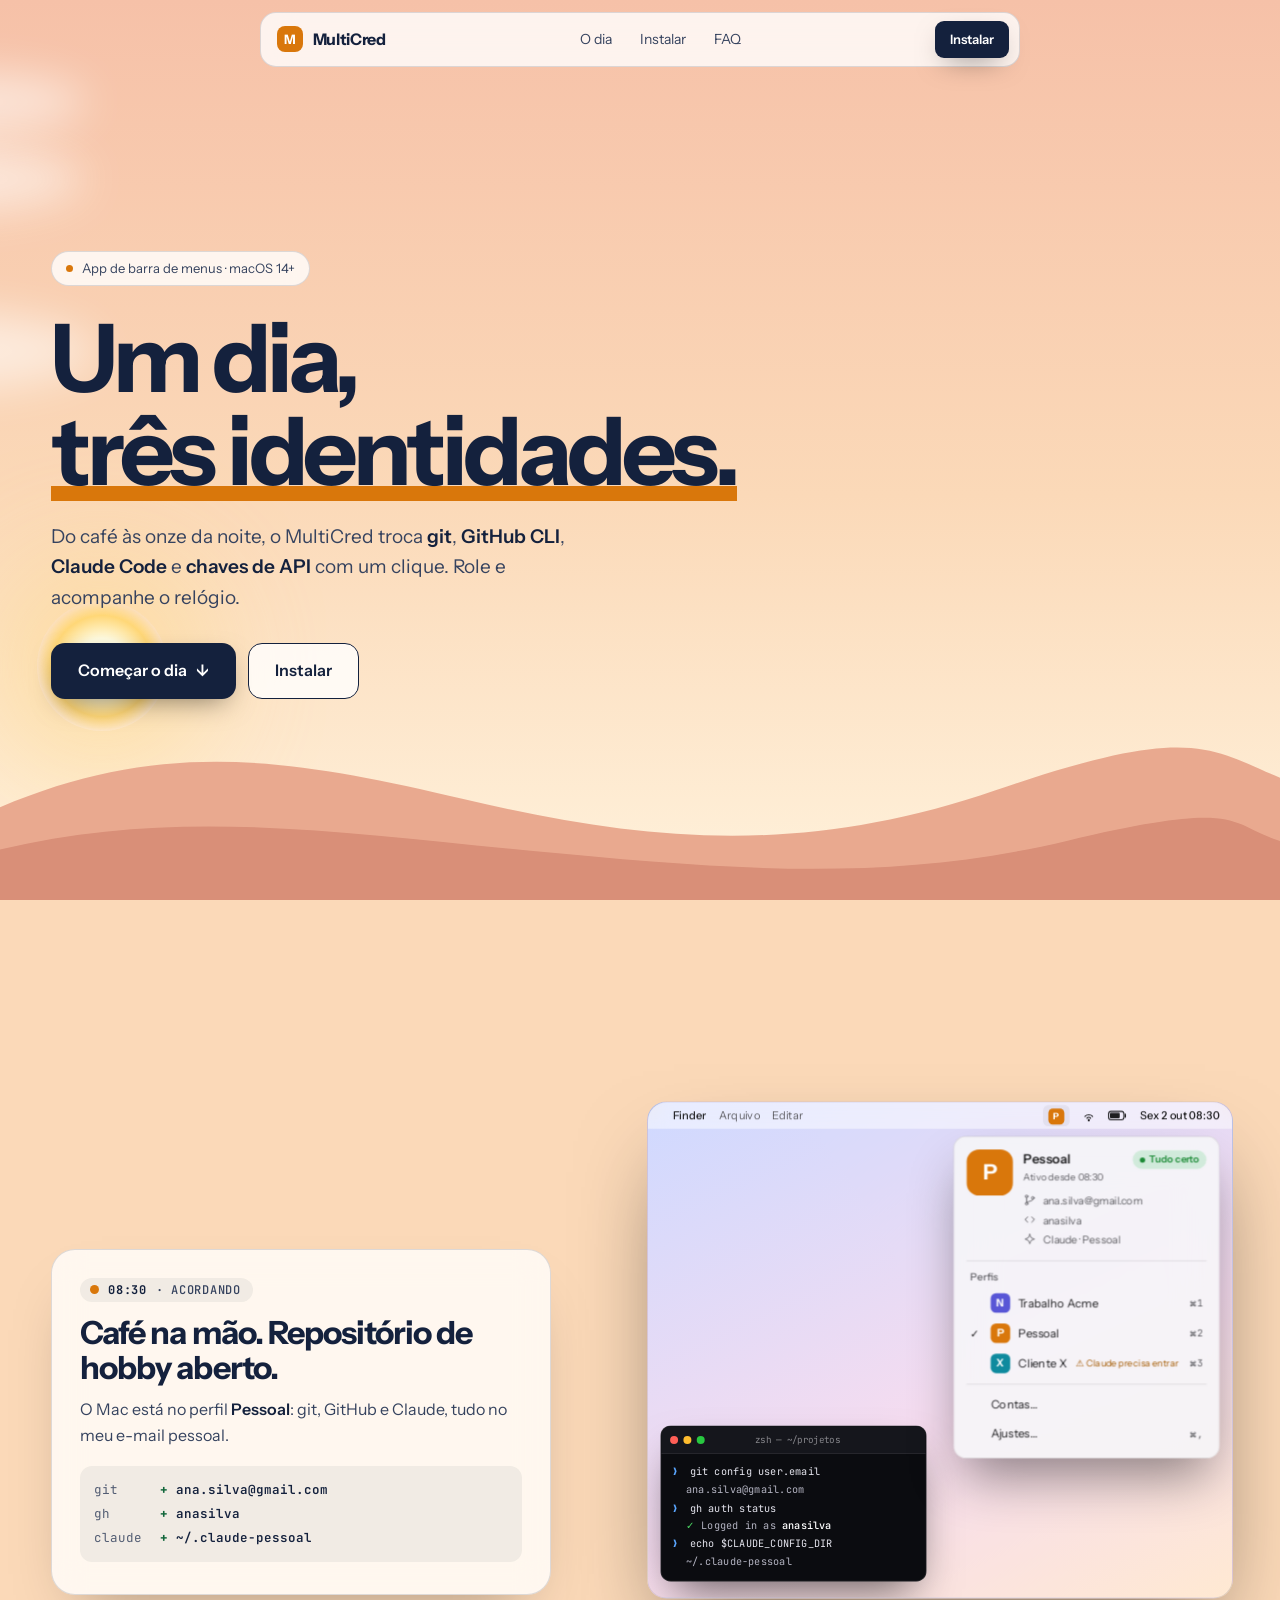
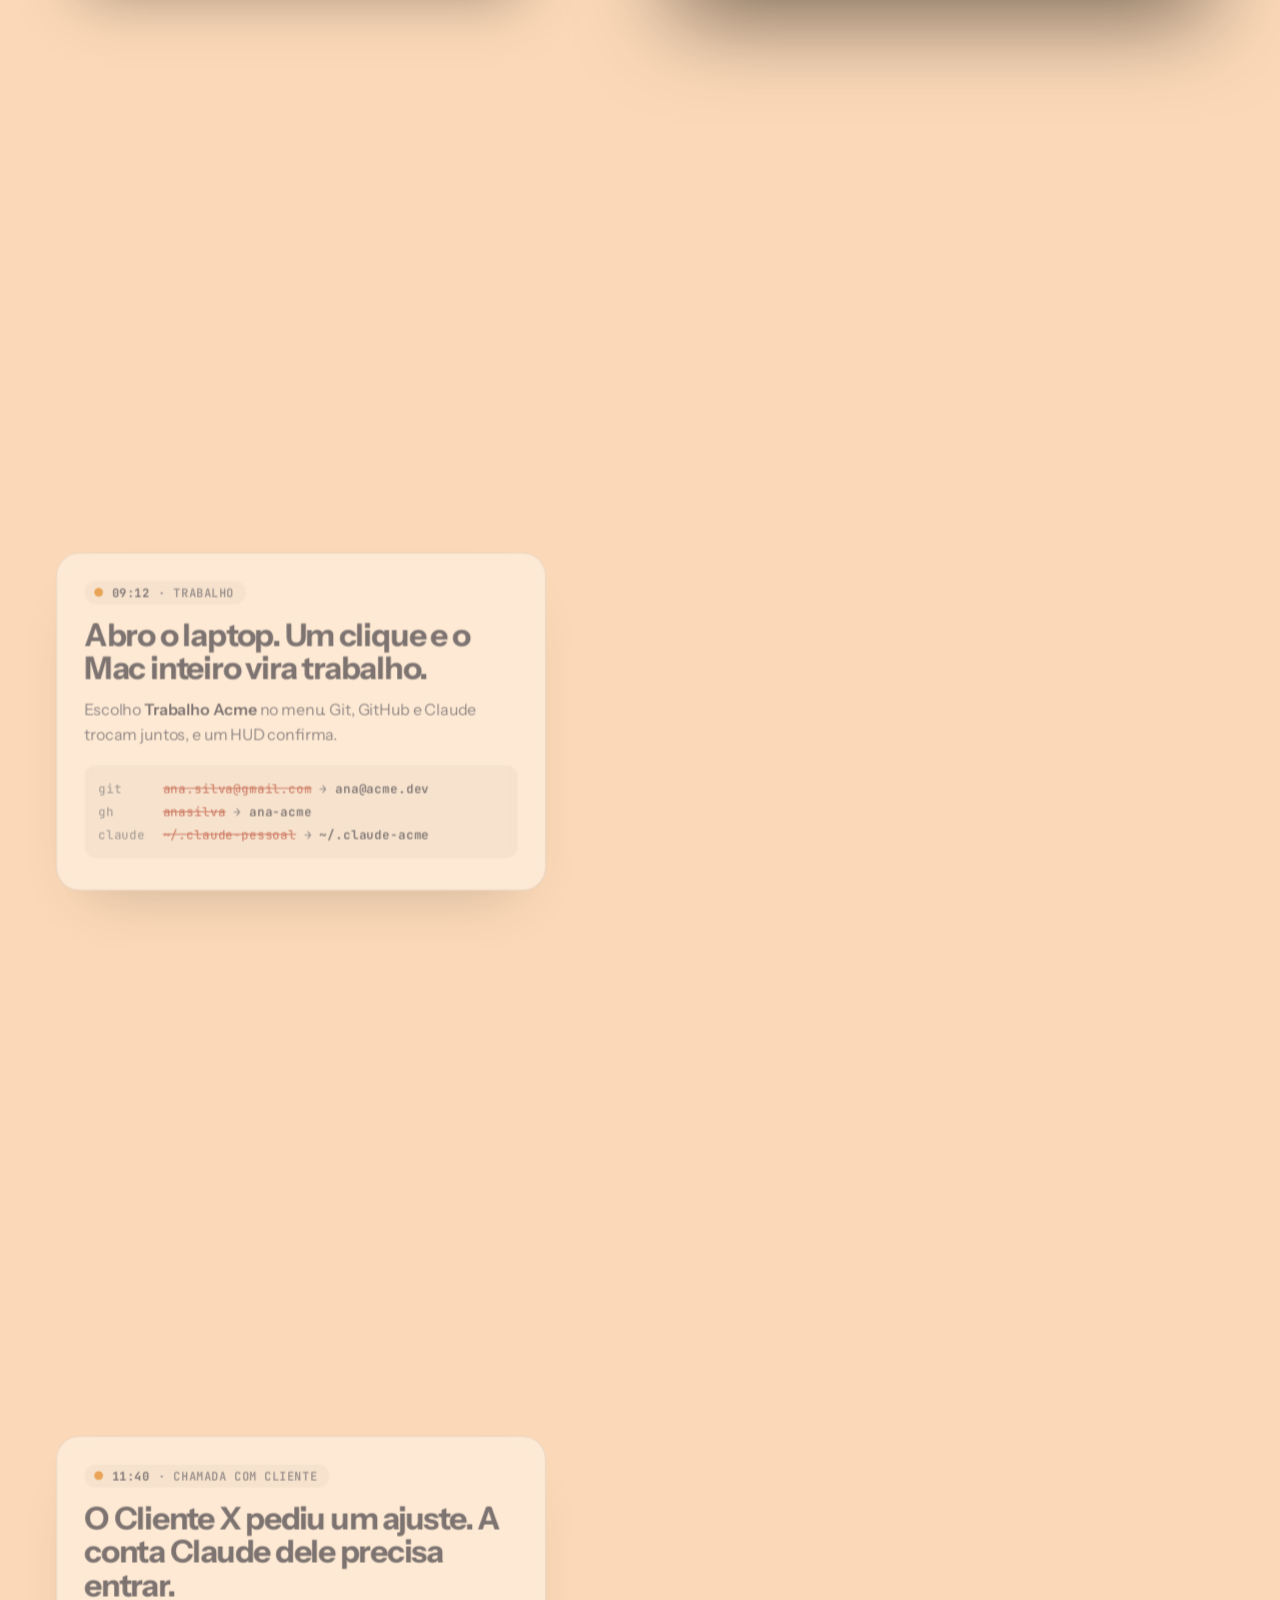
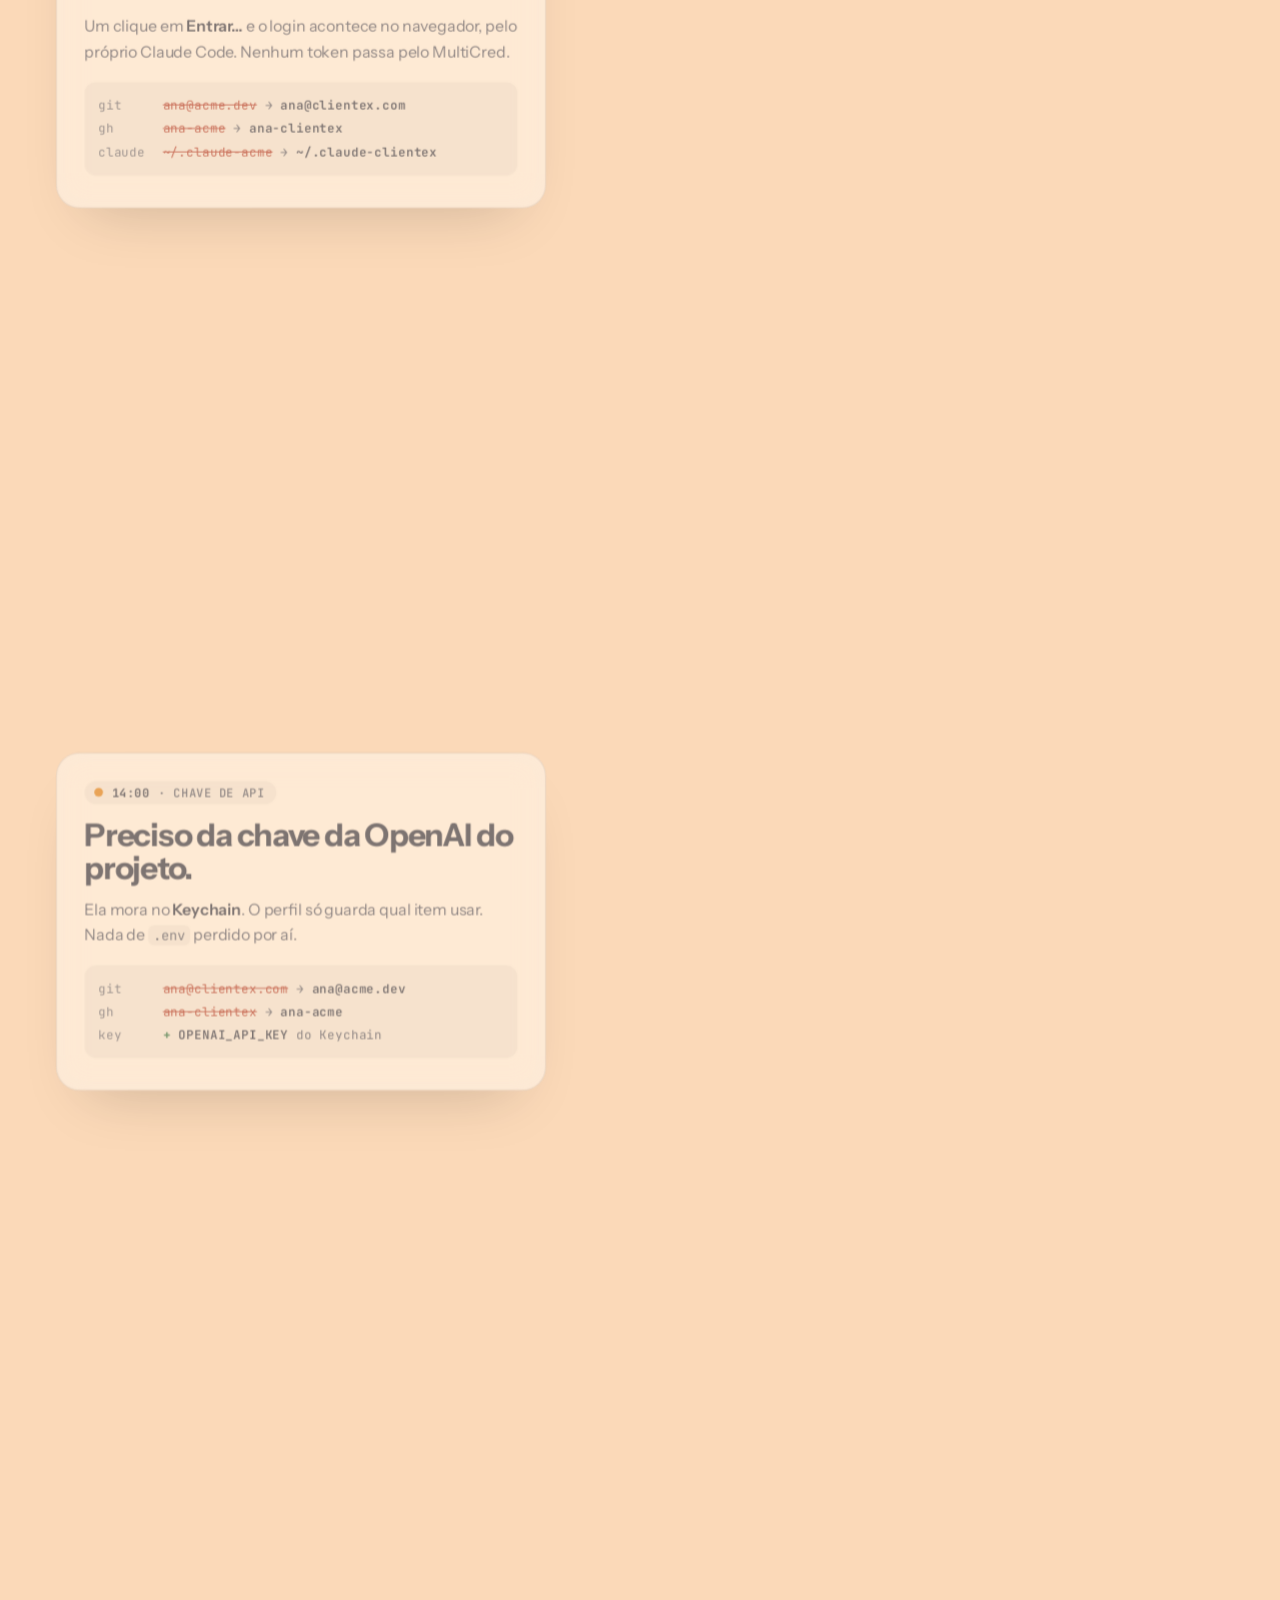
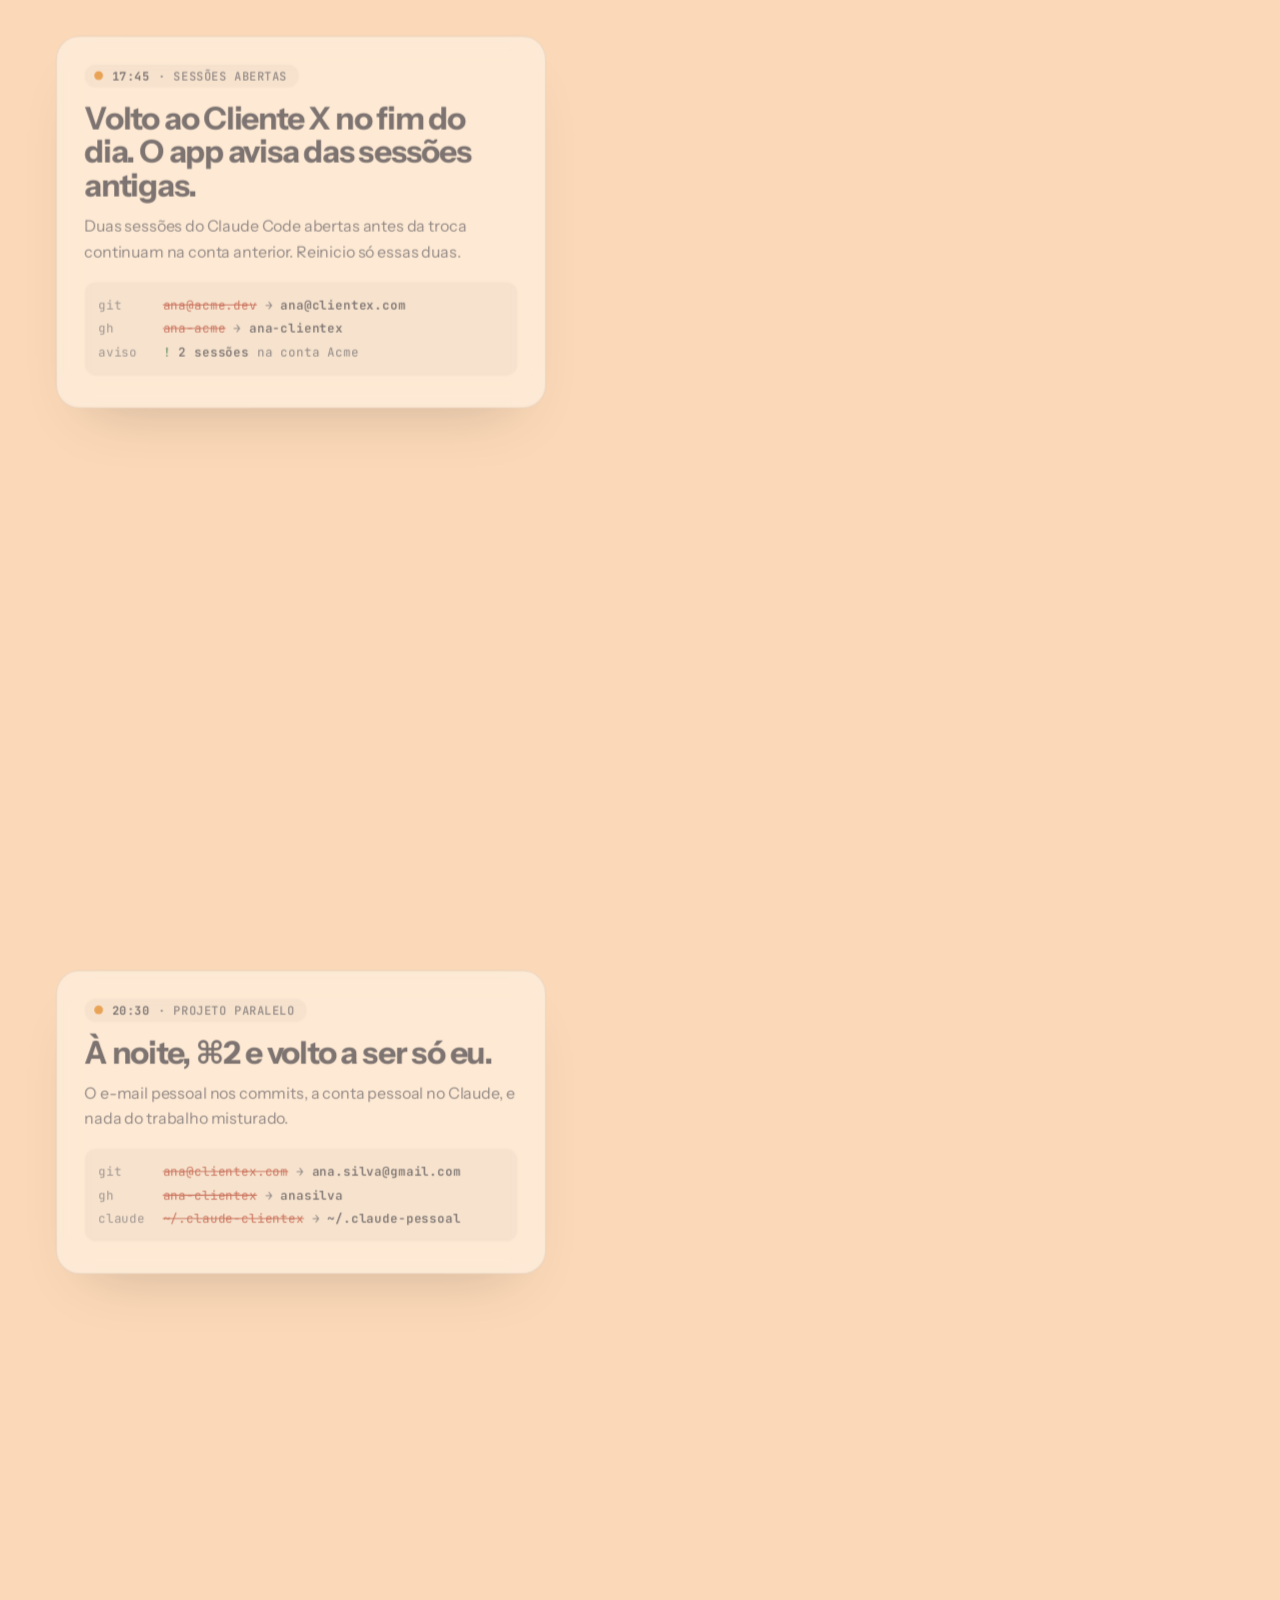
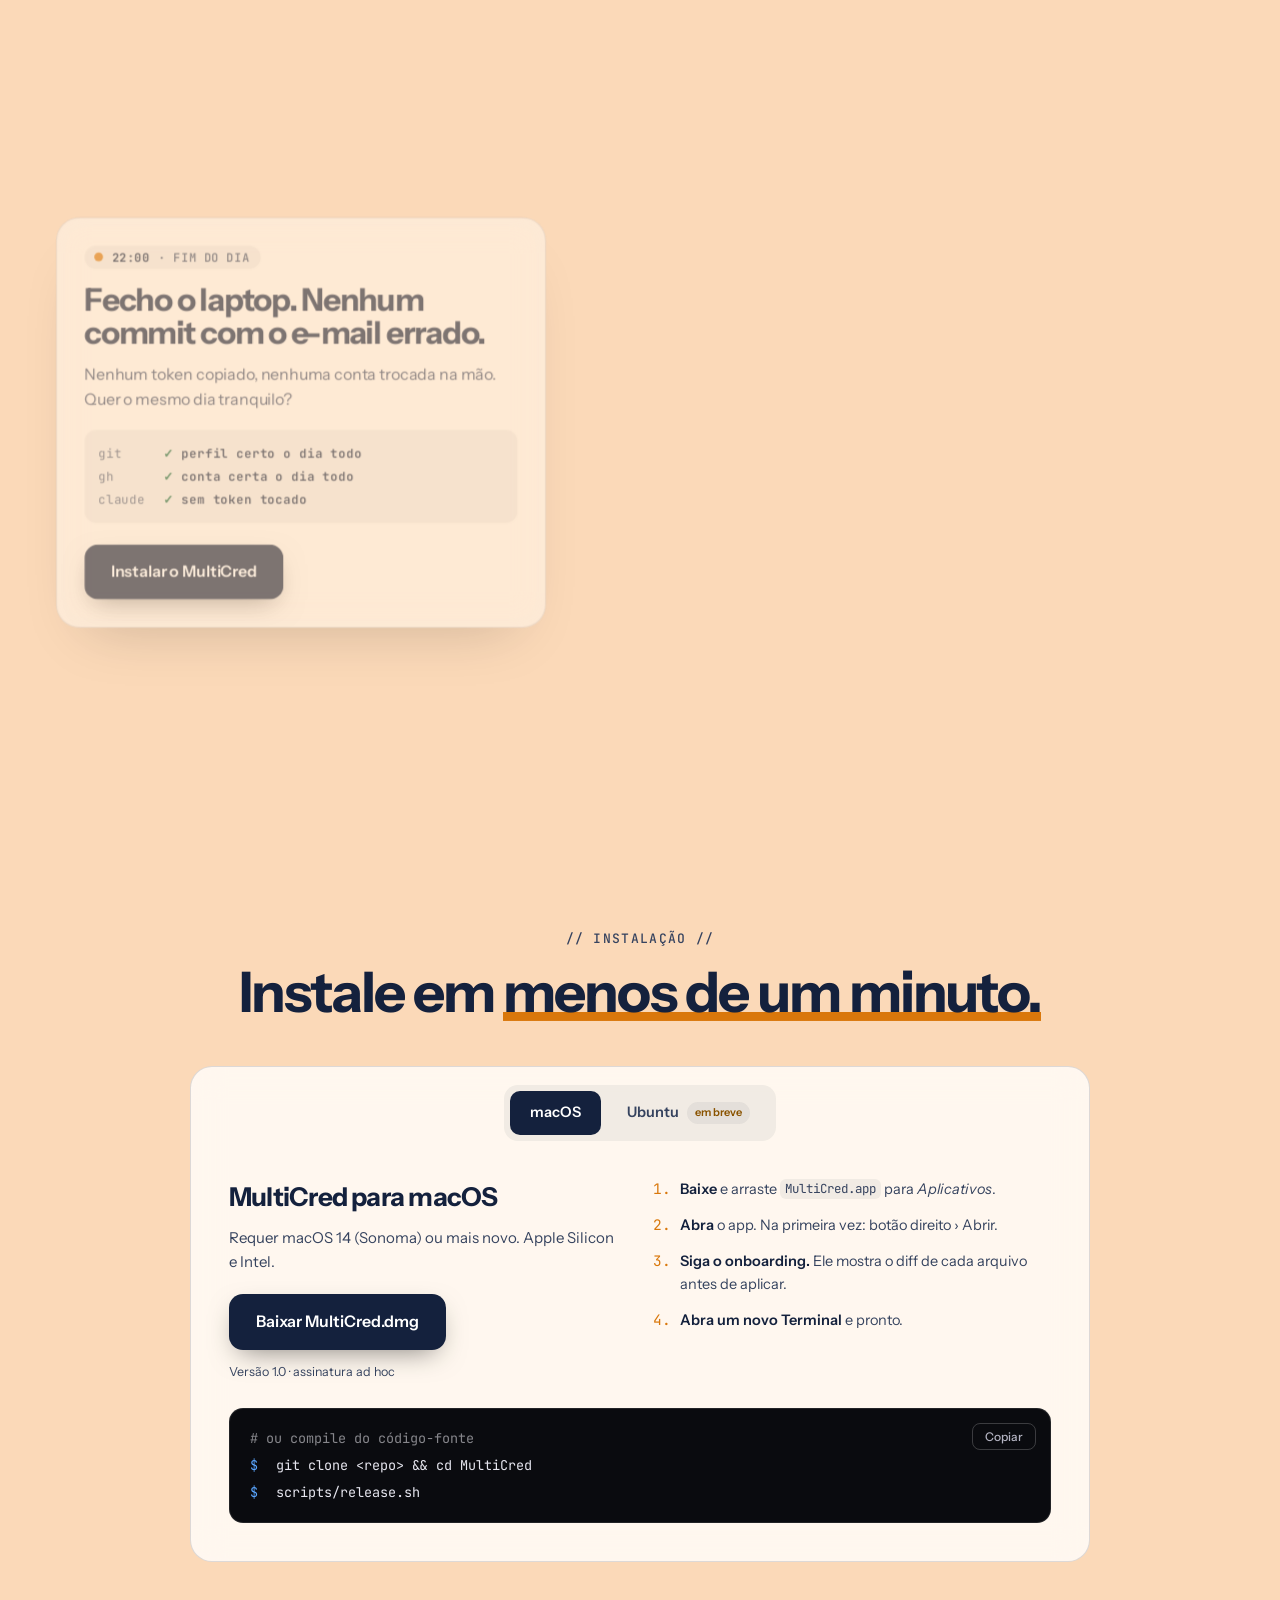
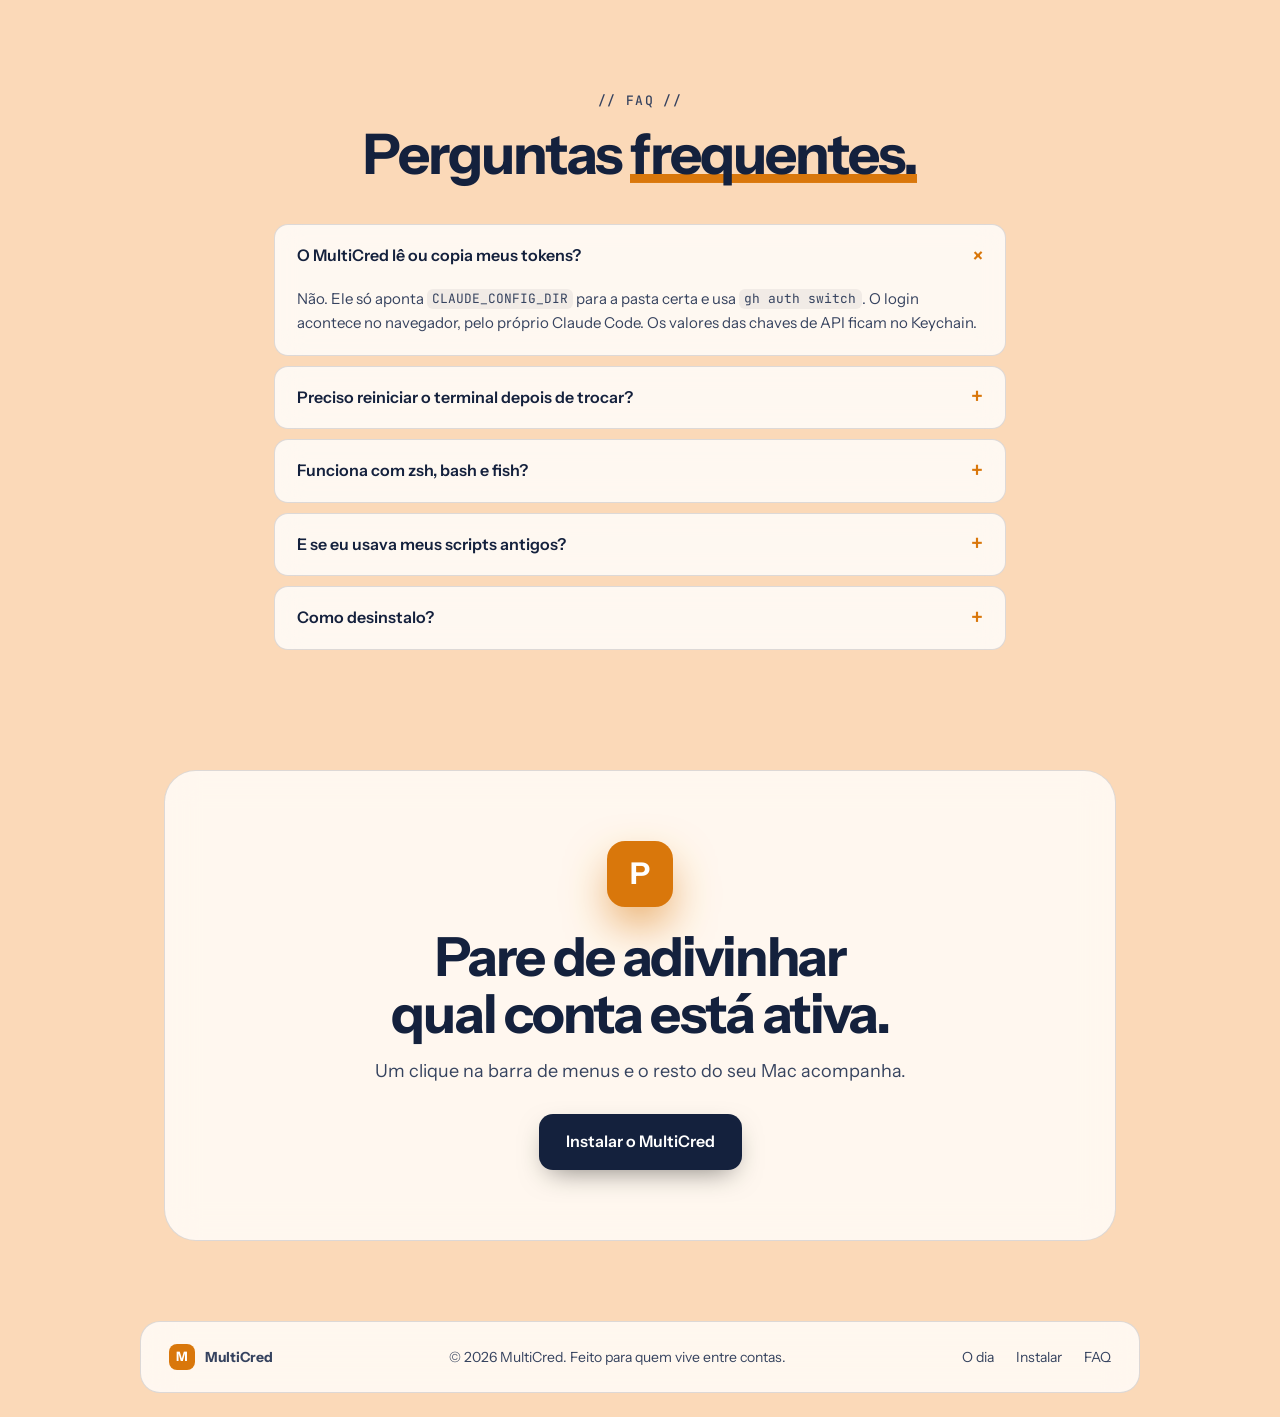
<file: landing/v8-dia/index.html>
<!doctype html>
<html lang="pt-BR" data-phase="day">
<head>
<meta charset="utf-8">
<meta name="viewport" content="width=device-width, initial-scale=1">
<title>MultiCred — um dia, três identidades</title>
<meta name="description" content="Role o relógio de um dia de trabalho e veja o MultiCred trocar git, GitHub, Claude e chaves de API com um clique.">
<meta name="theme-color" content="#fbd9b8">
<link rel="icon" href="data:image/svg+xml,%3Csvg xmlns='http://www.w3.org/2000/svg' viewBox='0 0 32 32'%3E%3Crect width='32' height='32' rx='8' fill='%235856D6'/%3E%3Ctext x='16' y='22.5' font-family='Arial' font-weight='700' font-size='19' text-anchor='middle' fill='white'%3EM%3C/text%3E%3C/svg%3E">
<link rel="preconnect" href="https://fonts.googleapis.com">
<link rel="preconnect" href="https://fonts.gstatic.com" crossorigin>
<link href="https://fonts.googleapis.com/css2?family=Instrument+Sans:wght@400;500;600;700&family=JetBrains+Mono:wght@400;500;700&display=swap" rel="stylesheet">
<link rel="stylesheet" href="styles.css">
</head>
<body>

<!-- Sky: reacts to scroll progress -->
<div class="sky" id="sky" aria-hidden="true">
  <div class="stars" id="stars"></div>
  <div class="orb sun" id="sun"></div>
  <div class="orb moon" id="moon"></div>
  <div class="cloud c1"></div><div class="cloud c2"></div><div class="cloud c3"></div>
  <svg class="hills" viewBox="0 0 1440 320" preserveAspectRatio="none">
    <path class="h-back" d="M0 210 C180 130 320 150 520 200 S900 270 1120 190 S1360 140 1440 175 V320 H0Z"/>
    <path class="h-front" d="M0 260 C200 210 380 240 600 262 S1000 300 1200 250 S1380 230 1440 250 V320 H0Z"/>
  </svg>
</div>

<header class="nav" id="nav">
  <a class="brand" href="#top" aria-label="MultiCred">
    <span class="brand-mark">M</span><span>MultiCred</span>
  </a>
  <nav class="nav-links" aria-label="Seções">
    <a href="#dia">O dia</a><a href="#instalar">Instalar</a><a href="#faq">FAQ</a>
  </nav>
  <a class="btn btn-sm btn-solid" href="#instalar">Instalar</a>
</header>

<!-- Big clock (fixed while the story plays) -->
<div class="bigclock" id="bigclock" aria-hidden="true">
  <span class="bc-time" data-clock>08:30</span>
  <small class="bc-day">Sexta · 2 out</small>
</div>

<!-- Timeline rail -->
<nav class="rail" id="rail" aria-label="Linha do tempo do dia">
  <span class="rail-line"><i id="railFill"></i></span>
  <a href="#cap0" data-i="0"><b>08:30</b><i></i></a>
  <a href="#cap1" data-i="1"><b>09:12</b><i></i></a>
  <a href="#cap2" data-i="2"><b>11:40</b><i></i></a>
  <a href="#cap3" data-i="3"><b>14:00</b><i></i></a>
  <a href="#cap4" data-i="4"><b>17:45</b><i></i></a>
  <a href="#cap5" data-i="5"><b>20:30</b><i></i></a>
  <a href="#cap6" data-i="6"><b>22:00</b><i></i></a>
</nav>

<main id="top">

<section class="hero">
  <div class="hero-in">
    <span class="pill"><span class="dot"></span> App de barra de menus · macOS 14+</span>
    <h1>Um dia,<br><span class="uline">três identidades.</span></h1>
    <p class="lead">Do café às onze da noite, o MultiCred troca <b>git</b>, <b>GitHub CLI</b>, <b>Claude Code</b> e <b>chaves de API</b> com um clique. Role e acompanhe o relógio.</p>
    <div class="cta-row">
      <a class="btn btn-solid btn-lg" href="#dia">Começar o dia <span class="arr">↓</span></a>
      <a class="btn btn-line btn-lg" href="#instalar">Instalar</a>
    </div>
  </div>
</section>

<!-- STORY -->
<div class="story" id="dia">
  <div class="col-text">

    <section class="chap" id="cap0" data-i="0">
      <article class="card">
        <div class="when"><b>08:30</b> · Acordando</div>
        <h2>Café na mão. Repositório de hobby aberto.</h2>
        <p>O Mac está no perfil <b>Pessoal</b>: git, GitHub e Claude, tudo no meu e-mail pessoal.</p>
        <div class="diff">
          <p><span class="k">git</span> <i class="pl">+</i> <b>ana.silva@gmail.com</b></p>
          <p><span class="k">gh</span> <i class="pl">+</i> <b>anasilva</b></p>
          <p><span class="k">claude</span> <i class="pl">+</i> <b>~/.claude-pessoal</b></p>
        </div>
        <div class="mstage"></div>
      </article>
    </section>

    <section class="chap" id="cap1" data-i="1">
      <article class="card">
        <div class="when"><b>09:12</b> · Trabalho</div>
        <h2>Abro o laptop. Um clique e o Mac inteiro vira trabalho.</h2>
        <p>Escolho <b>Trabalho Acme</b> no menu. Git, GitHub e Claude trocam juntos, e um HUD confirma.</p>
        <div class="diff">
          <p><span class="k">git</span> <s>ana.silva@gmail.com</s> <i>→</i> <b>ana@acme.dev</b></p>
          <p><span class="k">gh</span> <s>anasilva</s> <i>→</i> <b>ana-acme</b></p>
          <p><span class="k">claude</span> <s>~/.claude-pessoal</s> <i>→</i> <b>~/.claude-acme</b></p>
        </div>
        <div class="mstage"></div>
      </article>
    </section>

    <section class="chap" id="cap2" data-i="2">
      <article class="card">
        <div class="when"><b>11:40</b> · Chamada com cliente</div>
        <h2>O Cliente X pediu um ajuste. A conta Claude dele precisa entrar.</h2>
        <p>Um clique em <b>Entrar…</b> e o login acontece no navegador, pelo próprio Claude Code. Nenhum token passa pelo MultiCred.</p>
        <div class="diff">
          <p><span class="k">git</span> <s>ana@acme.dev</s> <i>→</i> <b>ana@clientex.com</b></p>
          <p><span class="k">gh</span> <s>ana-acme</s> <i>→</i> <b>ana-clientex</b></p>
          <p><span class="k">claude</span> <s>~/.claude-acme</s> <i>→</i> <b>~/.claude-clientex</b></p>
        </div>
        <div class="mstage"></div>
      </article>
    </section>

    <section class="chap" id="cap3" data-i="3">
      <article class="card">
        <div class="when"><b>14:00</b> · Chave de API</div>
        <h2>Preciso da chave da OpenAI do projeto.</h2>
        <p>Ela mora no <b>Keychain</b>. O perfil só guarda qual item usar. Nada de <code>.env</code> perdido por aí.</p>
        <div class="diff">
          <p><span class="k">git</span> <s>ana@clientex.com</s> <i>→</i> <b>ana@acme.dev</b></p>
          <p><span class="k">gh</span> <s>ana-clientex</s> <i>→</i> <b>ana-acme</b></p>
          <p><span class="k">key</span> <i class="pl">+</i> <b>OPENAI_API_KEY</b> <em>do Keychain</em></p>
        </div>
        <div class="mstage"></div>
      </article>
    </section>

    <section class="chap" id="cap4" data-i="4">
      <article class="card">
        <div class="when"><b>17:45</b> · Sessões abertas</div>
        <h2>Volto ao Cliente X no fim do dia. O app avisa das sessões antigas.</h2>
        <p>Duas sessões do Claude Code abertas antes da troca continuam na conta anterior. Reinicio só essas duas.</p>
        <div class="diff">
          <p><span class="k">git</span> <s>ana@acme.dev</s> <i>→</i> <b>ana@clientex.com</b></p>
          <p><span class="k">gh</span> <s>ana-acme</s> <i>→</i> <b>ana-clientex</b></p>
          <p><span class="k">aviso</span> <i class="pl">!</i> <b>2 sessões</b> <em>na conta Acme</em></p>
        </div>
        <div class="mstage"></div>
      </article>
    </section>

    <section class="chap" id="cap5" data-i="5">
      <article class="card">
        <div class="when"><b>20:30</b> · Projeto paralelo</div>
        <h2>À noite, ⌘2 e volto a ser só eu.</h2>
        <p>O e-mail pessoal nos commits, a conta pessoal no Claude, e nada do trabalho misturado.</p>
        <div class="diff">
          <p><span class="k">git</span> <s>ana@clientex.com</s> <i>→</i> <b>ana.silva@gmail.com</b></p>
          <p><span class="k">gh</span> <s>ana-clientex</s> <i>→</i> <b>anasilva</b></p>
          <p><span class="k">claude</span> <s>~/.claude-clientex</s> <i>→</i> <b>~/.claude-pessoal</b></p>
        </div>
        <div class="mstage"></div>
      </article>
    </section>

    <section class="chap" id="cap6" data-i="6">
      <article class="card">
        <div class="when"><b>22:00</b> · Fim do dia</div>
        <h2>Fecho o laptop. Nenhum commit com o e-mail errado.</h2>
        <p>Nenhum token copiado, nenhuma conta trocada na mão. Quer o mesmo dia tranquilo?</p>
        <div class="diff">
          <p><span class="k">git</span> <i class="ok">✓</i> <b>perfil certo o dia todo</b></p>
          <p><span class="k">gh</span> <i class="ok">✓</i> <b>conta certa o dia todo</b></p>
          <p><span class="k">claude</span> <i class="ok">✓</i> <b>sem token tocado</b></p>
        </div>
        <a class="btn btn-solid btn-lg" href="#instalar">Instalar o MultiCred</a>
        <div class="mstage"></div>
      </article>
    </section>

  </div>

  <!-- Sticky macOS desk -->
  <div class="col-stage" aria-hidden="true">
    <div class="stage">
      <div class="desk" id="desk" data-cap="0" data-prof="1">
        <div class="menubar">
          <span class="mb-left"><b></b>Finder<span>Arquivo</span><span>Editar</span></span>
          <span class="mb-right">
            <span class="mb-item"><i class="badge sm" data-b="badge">P</i></span>
            <svg width="15" height="15" viewBox="0 0 24 24" fill="none" stroke="currentColor" stroke-width="2" stroke-linecap="round"><path d="M5 12.5a10 10 0 0 1 14 0M8.5 16a5 5 0 0 1 7 0"/><circle cx="12" cy="19.5" r="1" fill="currentColor"/></svg>
            <svg width="22" height="14" viewBox="0 0 28 16" fill="none" stroke="currentColor"><rect x="1" y="2" width="22" height="12" rx="3.5" stroke-width="1.5"/><rect x="3" y="4" width="14" height="8" rx="1.5" fill="currentColor" stroke="none"/><path d="M25 6v4" stroke-width="2" stroke-linecap="round"/></svg>
            <span class="mclock">Sex 2 out <span data-clock>08:30</span></span>
          </span>
        </div>

        <!-- Terminal (always dark) -->
        <div class="el termwin" data-show="0 1 2 5">
          <div class="tw-bar"><i></i><i></i><i></i><span>zsh — ~/projetos</span></div>
          <div class="tw-body">
            <p><u>❯</u> git config user.email</p>
            <p class="out" data-b="email">ana.silva@gmail.com</p>
            <p><u>❯</u> gh auth status</p>
            <p class="out"><em>✓</em> Logged in as <b data-b="gh">anasilva</b></p>
            <p><u>❯</u> echo $CLAUDE_CONFIG_DIR</p>
            <p class="out" data-b="dir">~/.claude-pessoal</p>
          </div>
        </div>

        <!-- Menu -->
        <div class="el menu" data-show="0 1 2 5" data-hide-on="s-contas">
          <div class="menu-head">
            <i class="badge lg" data-b="badge">P</i>
            <div class="mh-info">
              <div class="mh-top"><b data-b="name">Pessoal</b><span class="chip-ok"><i></i>Tudo certo</span></div>
              <small data-b="since">Ativo desde 08:30</small>
              <ul class="mh-list">
                <li><svg viewBox="0 0 24 24"><circle cx="6" cy="5" r="2.5"/><circle cx="6" cy="19" r="2.5"/><circle cx="18" cy="8" r="2.5"/><path d="M6 7.5v9M18 10.5c0 4-6 3-12 6"/></svg><span data-b="email">ana.silva@gmail.com</span></li>
                <li><svg viewBox="0 0 24 24"><path d="m8 7-5 5 5 5M16 7l5 5-5 5"/></svg><span data-b="gh">anasilva</span></li>
                <li><svg viewBox="0 0 24 24"><path d="M12 3c.6 5 3.4 7.8 9 9-5.6 1.2-8.4 4-9 9-.6-5-3.4-7.8-9-9 5.6-1.2 8.4-4 9-9z"/></svg><span data-b="claude">Claude · Pessoal</span></li>
              </ul>
            </div>
          </div>
          <div class="msep"></div>
          <div class="mlabel">Perfis</div>
          <div class="mi" data-p="0"><span class="chk">✓</span><i class="badge" style="--c:#5856D6">N</i><span class="mi-t">Trabalho Acme</span><kbd>⌘1</kbd></div>
          <div class="mi" data-p="1"><span class="chk">✓</span><i class="badge" style="--c:#D9770B">P</i><span class="mi-t">Pessoal</span><kbd>⌘2</kbd></div>
          <div class="mi" data-p="2"><span class="chk">✓</span><i class="badge" style="--c:#0E8A9E">X</i><span class="mi-t">Cliente X</span><em class="warn">⚠ Claude precisa entrar</em><kbd>⌘3</kbd></div>
          <div class="msep"></div>
          <div class="mi plain"><span class="mi-t">Contas…</span></div>
          <div class="mi plain"><span class="mi-t">Ajustes…</span><kbd>⌘,</kbd></div>
        </div>

        <!-- HUD -->
        <div class="el hud" data-show="1" data-need="s-hud">
          <i class="badge xl" data-b="badge">N</i>
          <b data-b="name">Trabalho Acme</b>
          <div class="hud-ticks"><span>✓ git</span><span>✓ gh</span><span>✓ Claude</span></div>
        </div>

        <!-- Contas window -->
        <div class="el win contas" data-show="2" data-need="s-contas">
          <div class="win-bar"><i class="r"></i><i class="y"></i><i class="g"></i><span>Contas Claude</span></div>
          <div class="win-body">
            <div class="crow"><i class="av" style="--c:#5856D6">N</i><div><b>Acme</b><small>ana@acme.dev</small></div><span class="st ok"><i></i>Conectada</span></div>
            <div class="crow"><i class="av" style="--c:#D9770B">P</i><div><b>Pessoal</b><small>ana.silva@gmail.com</small></div><span class="st ok"><i></i>Conectada</span></div>
            <div class="crow hot"><i class="av" style="--c:#0E8A9E">X</i><div><b>Cliente X</b><small>ana@clientex.com</small></div>
              <span class="st-off"><span class="st warn"><i></i>Precisa entrar</span><span class="btn-enter">Entrar…</span></span>
              <span class="st ok st-on"><i></i>Conectada</span>
            </div>
            <p class="cnote">Cada conta tem a própria pasta. O login acontece no navegador, pelo próprio Claude Code.</p>
          </div>
        </div>

        <!-- Editor window -->
        <div class="el win editor" data-show="3">
          <div class="win-bar"><i class="r"></i><i class="y"></i><i class="g"></i><span>Editar perfil</span></div>
          <div class="win-body">
            <div class="ed-head"><i class="badge xl" style="--c:#5856D6">N</i><div><b>Trabalho Acme</b><small>Na barra de menus</small></div></div>
            <div class="ed-group">
              <div class="ed-row"><span>Git</span><em class="sel"><i style="--c:#5856D6"></i>Acme · ana@acme.dev</em></div>
              <div class="ed-row"><span>GitHub</span><em class="sel"><i style="--c:#5856D6"></i>ana-acme · github.com</em></div>
              <div class="ed-row"><span>Claude</span><em class="sel"><i style="--c:#5856D6"></i>Acme · ana@acme.dev</em></div>
              <div class="ed-row key"><span>OpenAI</span><em class="sel"><i style="--c:#5856D6"></i>ACME · OPENAI_API_KEY</em><b class="kc">🔒 Keychain</b></div>
              <div class="ed-row"><span>Gemini</span><em class="sel dim">Nenhuma</em></div>
            </div>
            <p class="cnote">Chaves de API ficam no Keychain do macOS. O perfil guarda só qual item usar.</p>
          </div>
        </div>

        <!-- Old sessions -->
        <div class="el sess s1" data-show="4">
          <div class="tw-bar"><i></i><i></i><i></i><span>claude — ~/api</span></div>
          <div class="tw-body"><p><u>✦</u> Claude Code <em>· conta Acme</em></p></div>
        </div>
        <div class="el sess s2" data-show="4">
          <div class="tw-bar"><i></i><i></i><i></i><span>claude — ~/web</span></div>
          <div class="tw-body"><p><u>✦</u> Claude Code <em>· conta Acme</em></p></div>
        </div>
        <div class="el warncard" data-show="4" data-need="s-warn">
          <i class="badge xl" data-b="badge">X</i>
          <b data-b="name">Cliente X</b>
          <div class="hud-ticks"><span>✓ git</span><span>✓ gh</span><span>✓ Claude</span></div>
          <div class="amber"><span>⚠</span><p><b>2 sessões do Claude Code</b> abertas antes da troca continuam na conta <b>Acme</b>. Reinicie-as para usar Cliente X.</p></div>
          <div class="wbtn"><span>Ok</span><span>Mostrar sessões</span></div>
        </div>

        <!-- Notification -->
        <div class="el notif" data-show="5" data-need="s-notif">
          <i class="badge" style="--c:#D9770B">P</i>
          <div><small>MultiCred <em>agora</em></small><b>Agora em Pessoal</b><span>git, GitHub e Claude trocados. Tudo certo.</span></div>
        </div>

        <!-- Night card -->
        <div class="el night" data-show="6">
          <span class="moon-ico">☾</span>
          <i class="badge xl" data-b="badge">P</i>
          <b data-b="name">Pessoal</b>
          <div class="hud-ticks"><span>✓ git</span><span>✓ gh</span><span>✓ Claude</span></div>
          <small>Boa noite. Tudo no lugar certo.</small>
        </div>

        <div class="cursor" aria-hidden="true"><svg width="22" height="22" viewBox="0 0 24 24"><path d="M5 3l14 8-6 1.5L9.5 19z" fill="#fff" stroke="#000" stroke-width="1.2" stroke-linejoin="round"/></svg></div>
      </div>
    </div>
  </div>
</div>

<!-- INSTALL -->
<section class="after" id="instalar">
  <div class="eyebrow">// Instalação //</div>
  <h2>Instale em <span class="uline">menos de um minuto.</span></h2>

  <div class="install panel">
    <div class="os-tabs" role="tablist">
      <button class="os on" role="tab" data-os="mac" aria-selected="true">macOS</button>
      <button class="os" role="tab" data-os="ubuntu" aria-selected="false">Ubuntu <em>em breve</em></button>
    </div>

    <div class="os-panel on" id="os-mac">
      <div class="inst-left">
        <h3>MultiCred para macOS</h3>
        <p>Requer macOS 14 (Sonoma) ou mais novo. Apple Silicon e Intel.</p>
        <a class="btn btn-solid btn-lg" href="#" id="dl-mac">Baixar MultiCred.dmg</a>
        <small>Versão 1.0 · assinatura ad hoc</small>
      </div>
      <ol class="inst-steps">
        <li><b>Baixe</b> e arraste <code>MultiCred.app</code> para <em>Aplicativos</em>.</li>
        <li><b>Abra</b> o app. Na primeira vez: botão direito › Abrir.</li>
        <li><b>Siga o onboarding.</b> Ele mostra o diff de cada arquivo antes de aplicar.</li>
        <li><b>Abra um novo Terminal</b> e pronto.</li>
      </ol>
      <div class="code" data-copy="scripts/release.sh">
        <span># ou compile do código-fonte</span>
        <code><i>$</i> git clone &lt;repo&gt; &amp;&amp; cd MultiCred</code>
        <code><i>$</i> scripts/release.sh</code>
        <button class="copy" aria-label="Copiar comando">Copiar</button>
      </div>
    </div>

    <div class="os-panel" id="os-ubuntu">
      <div class="inst-left">
        <h3>MultiCred para Ubuntu</h3>
        <p>A versão para Linux está a caminho: ícone na bandeja e a mesma troca de git, gh, Claude e chaves.</p>
        <form class="wait" id="wait" novalidate>
          <input type="email" placeholder="seu@email.com" aria-label="E-mail para ser avisado" required>
          <button class="btn btn-solid">Me avise</button>
        </form>
        <small id="wait-msg">Sem spam. Um e-mail quando lançar.</small>
      </div>
      <div class="code" data-copy="sudo apt install multicred">
        <span># previsão, ainda não disponível</span>
        <code><i>$</i> sudo apt install multicred</code>
        <code><i>$</i> multicred switch pessoal</code>
        <button class="copy" aria-label="Copiar comando">Copiar</button>
      </div>
    </div>
  </div>
</section>

<section class="after narrow" id="faq">
  <div class="eyebrow">// FAQ //</div>
  <h2>Perguntas <span class="uline">frequentes.</span></h2>
  <div class="faq">
    <details open><summary>O MultiCred lê ou copia meus tokens?</summary><p>Não. Ele só aponta <code>CLAUDE_CONFIG_DIR</code> para a pasta certa e usa <code>gh auth switch</code>. O login acontece no navegador, pelo próprio Claude Code. Os valores das chaves de API ficam no Keychain.</p></details>
    <details><summary>Preciso reiniciar o terminal depois de trocar?</summary><p>Abra um novo Terminal. Sessões do Claude Code já abertas continuam na conta anterior, e o app avisa quantas são.</p></details>
    <details><summary>Funciona com zsh, bash e fish?</summary><p>Sim. O app detecta o shell ativo e mostra os arquivos reais que vai alterar antes de aplicar.</p></details>
    <details><summary>E se eu usava meus scripts antigos?</summary><p>O onboarding detecta a versão antiga, oferece remover as linhas e importa as suas configurações.</p></details>
    <details><summary>Como desinstalo?</summary><p>Ajustes › Desinstalar. Só os blocos marcados são removidos e os backups ficam salvos numa pasta com a data.</p></details>
  </div>
</section>

<section class="final">
  <div class="panel final-card">
    <i class="badge xl" data-b-root>P</i>
    <h2>Pare de adivinhar<br>qual conta está ativa.</h2>
    <p>Um clique na barra de menus e o resto do seu Mac acompanha.</p>
    <a class="btn btn-solid btn-lg" href="#instalar">Instalar o MultiCred</a>
  </div>
</section>
</main>

<footer class="footer panel">
  <div class="brand"><span class="brand-mark">M</span><span>MultiCred</span></div>
  <p>© 2026 MultiCred. Feito para quem vive entre contas.</p>
  <nav><a href="#dia">O dia</a><a href="#instalar">Instalar</a><a href="#faq">FAQ</a></nav>
</footer>

<script src="script.js"></script>
</body>
</html>
</file>
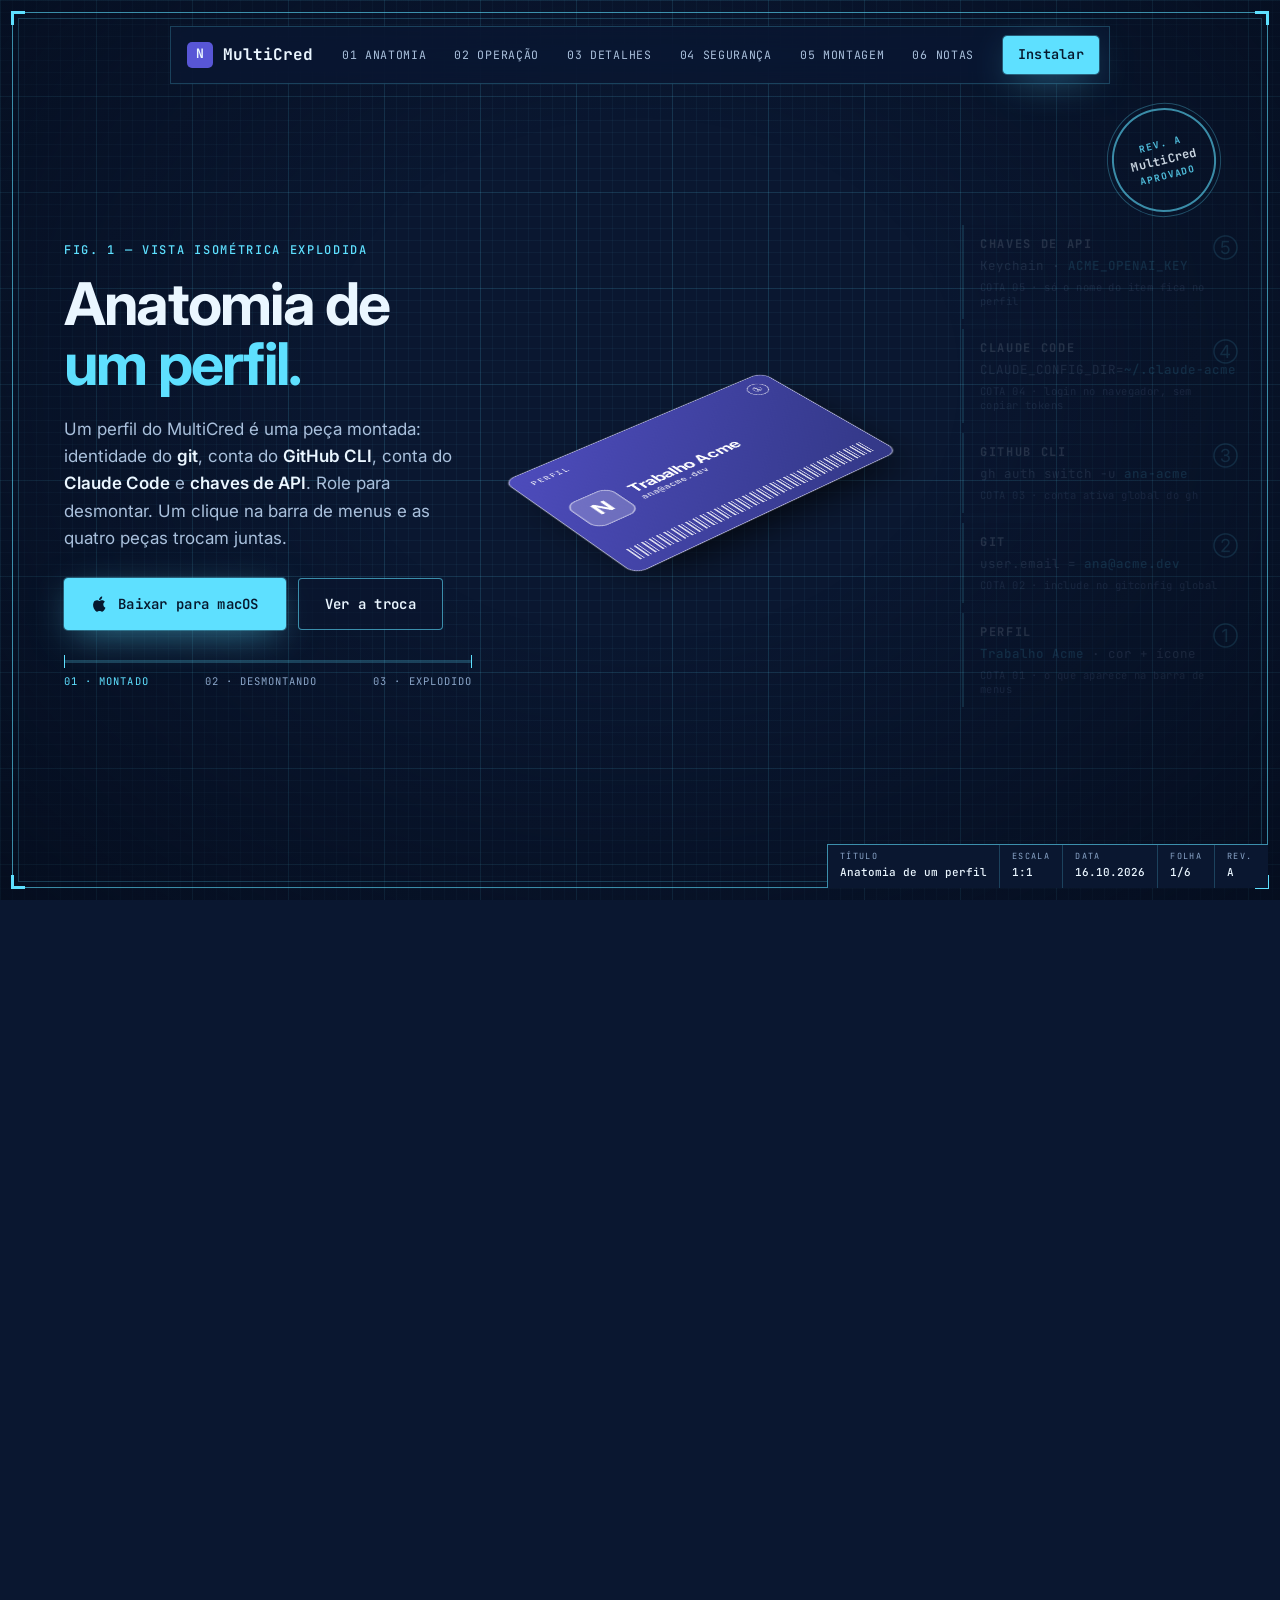
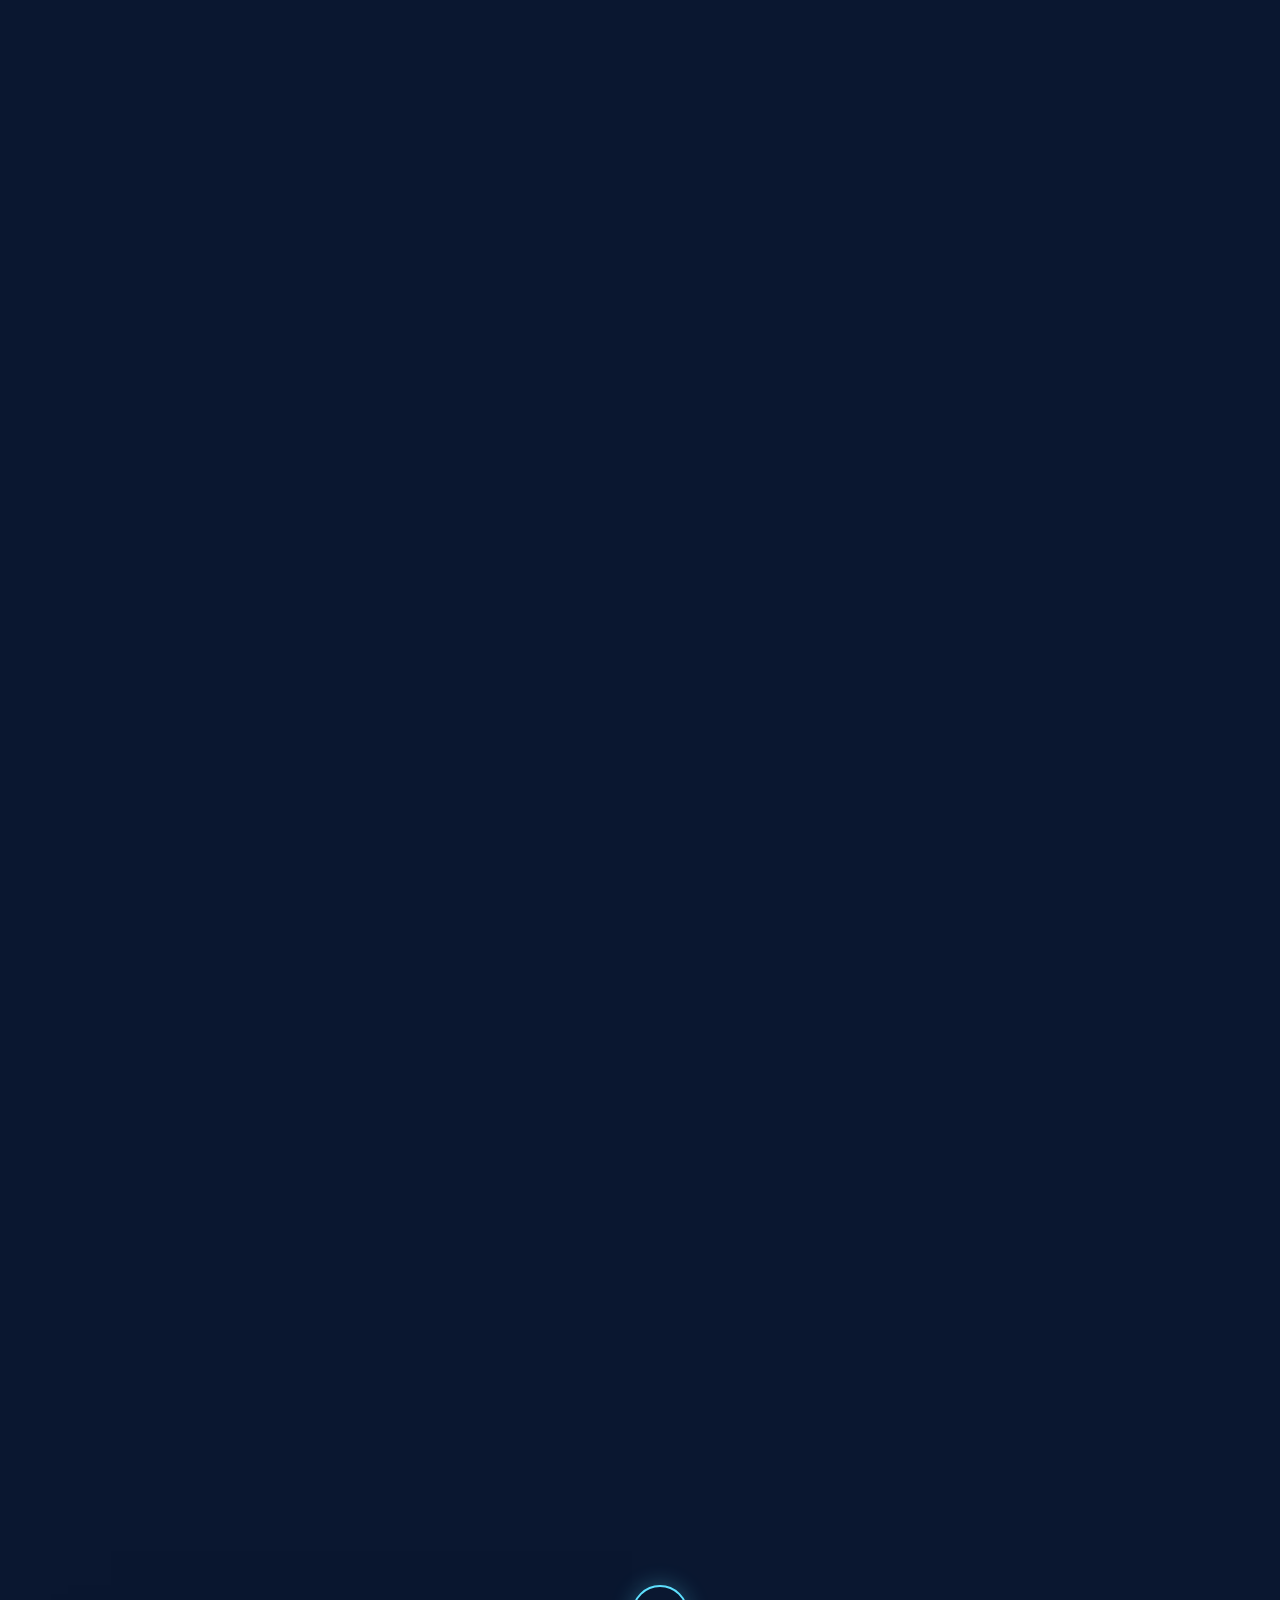
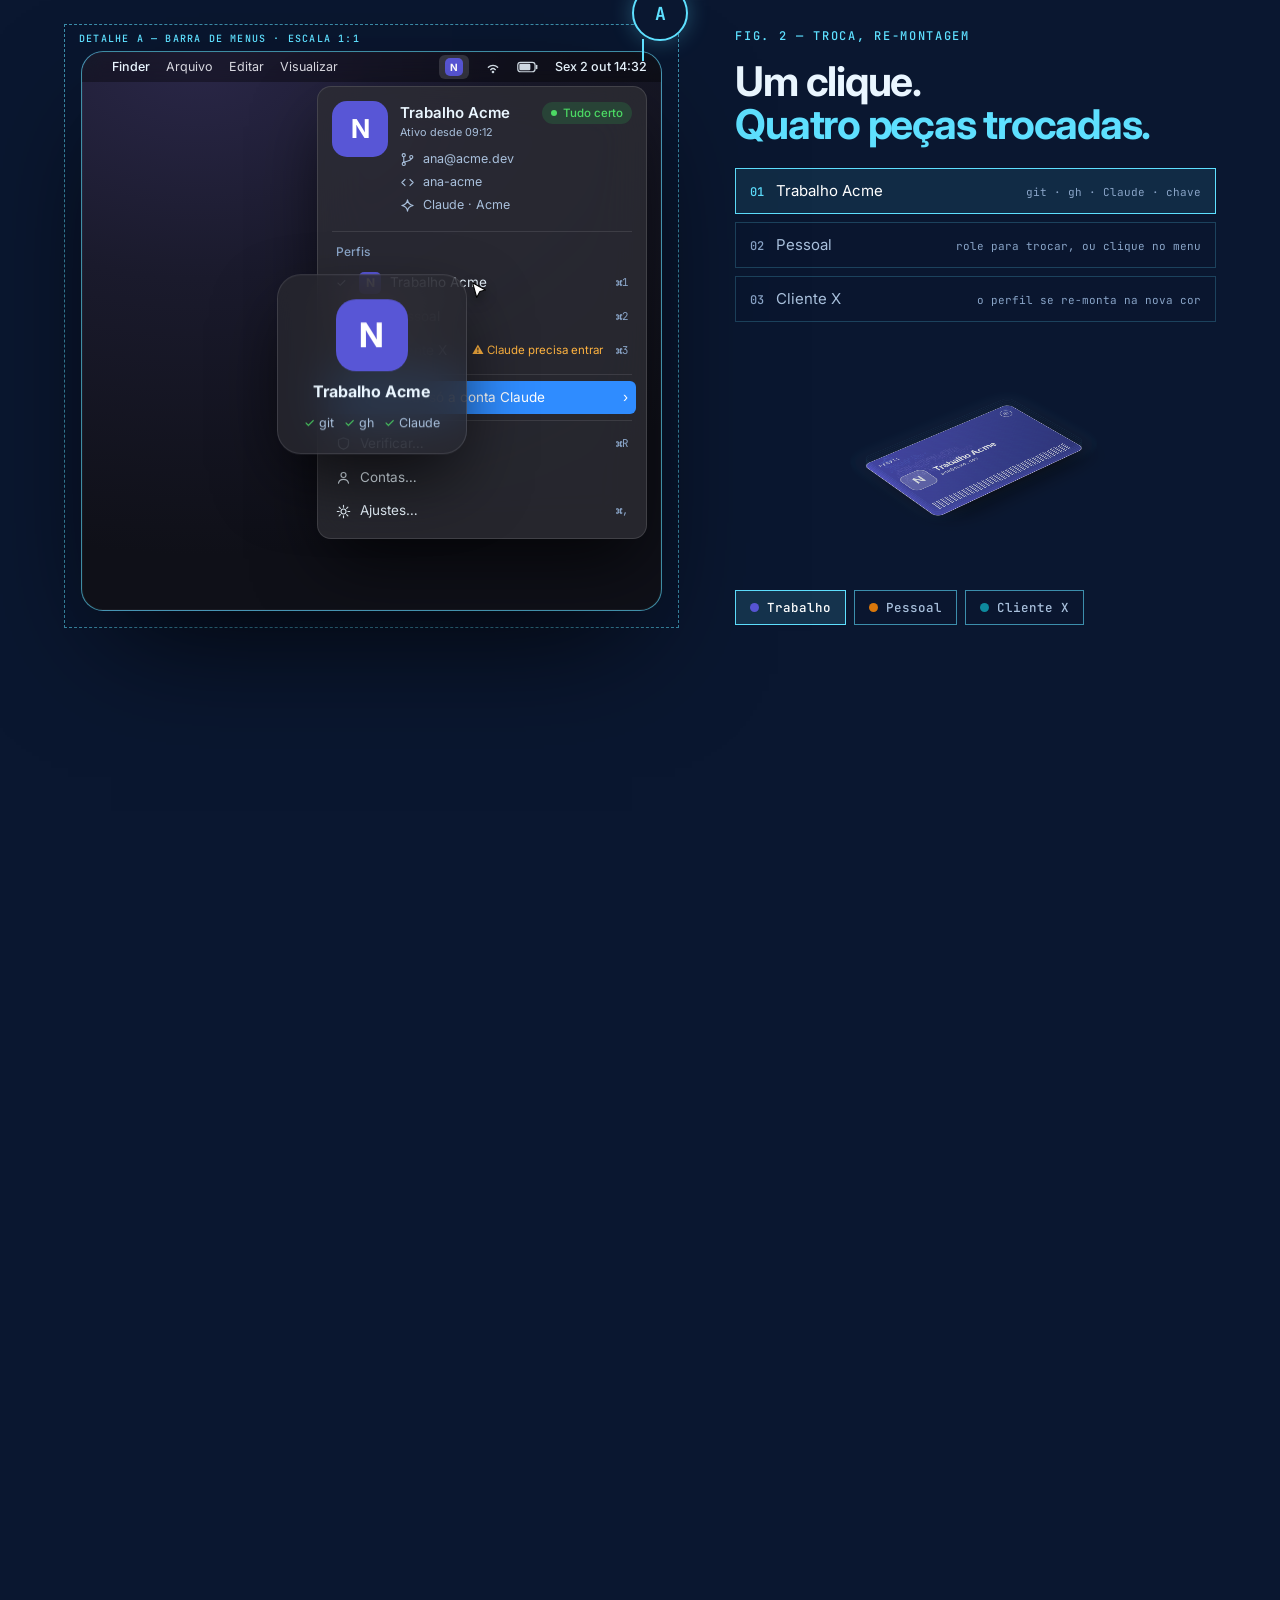
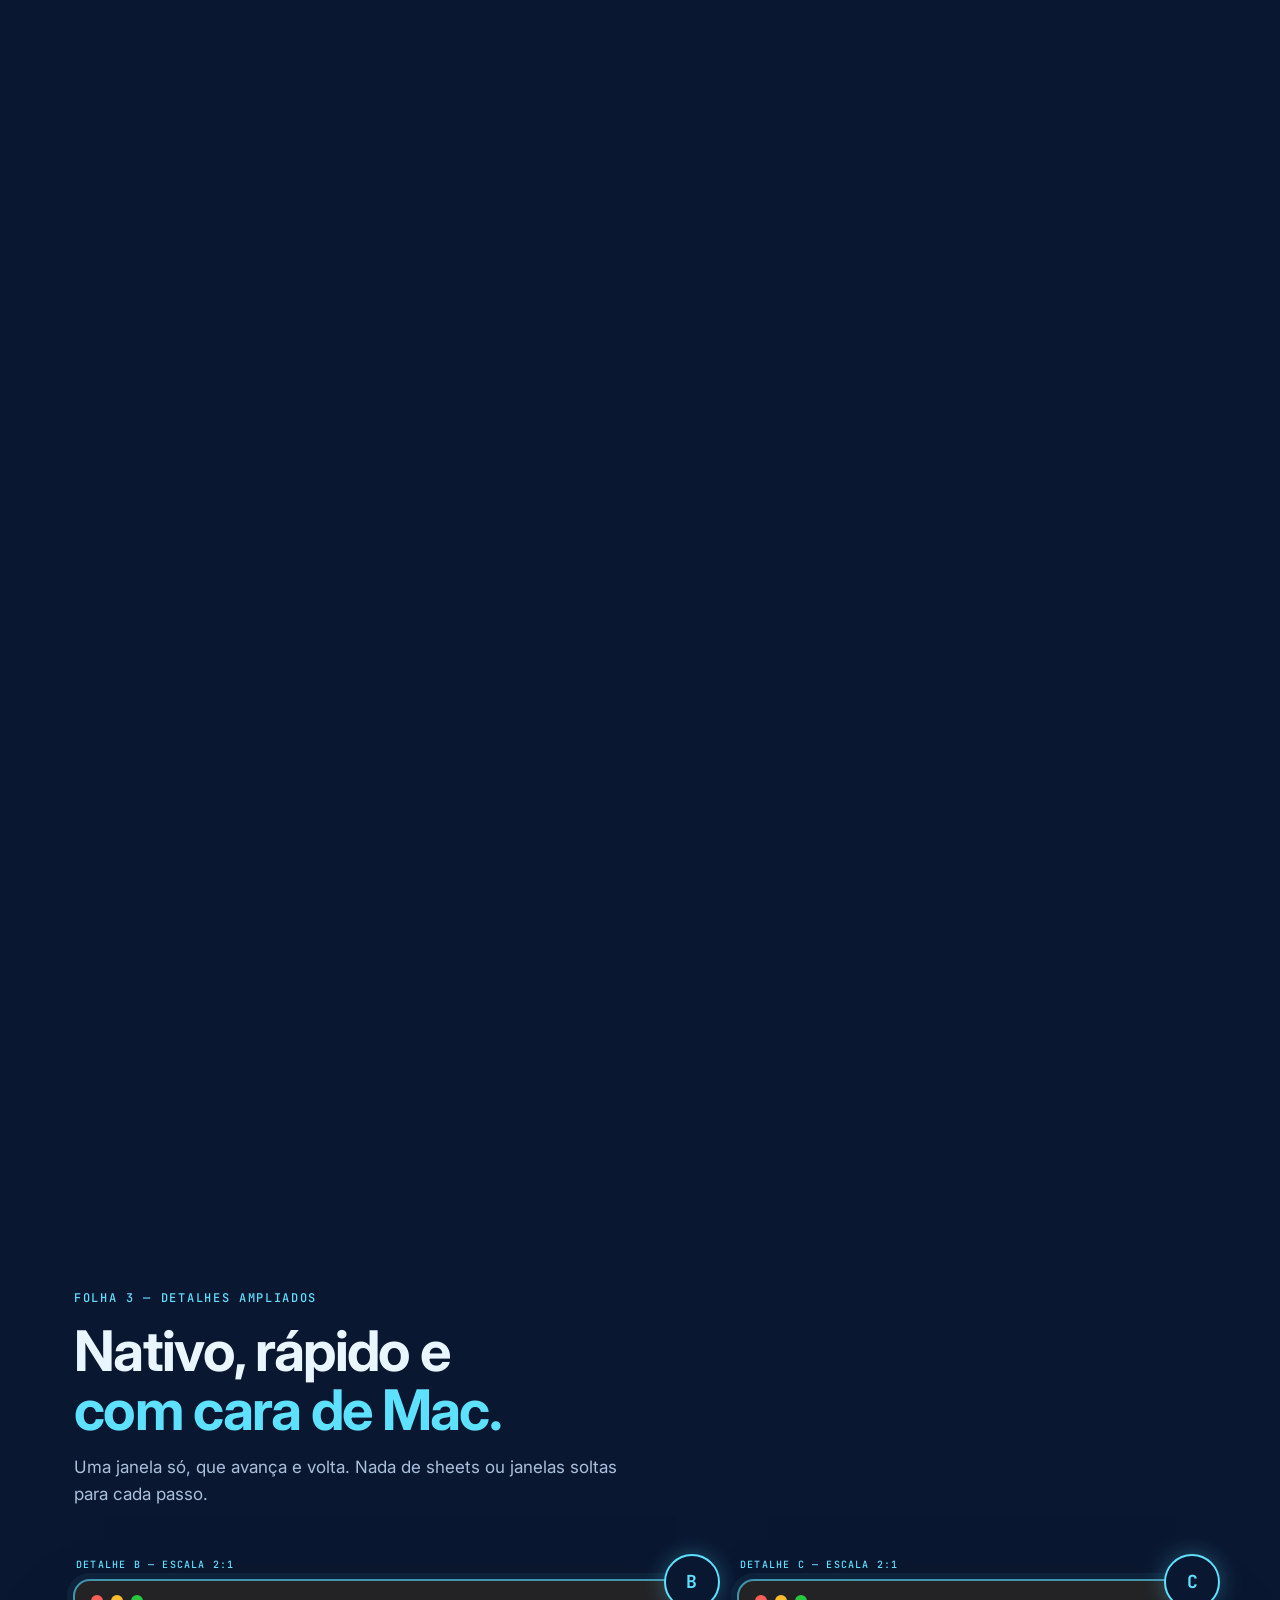
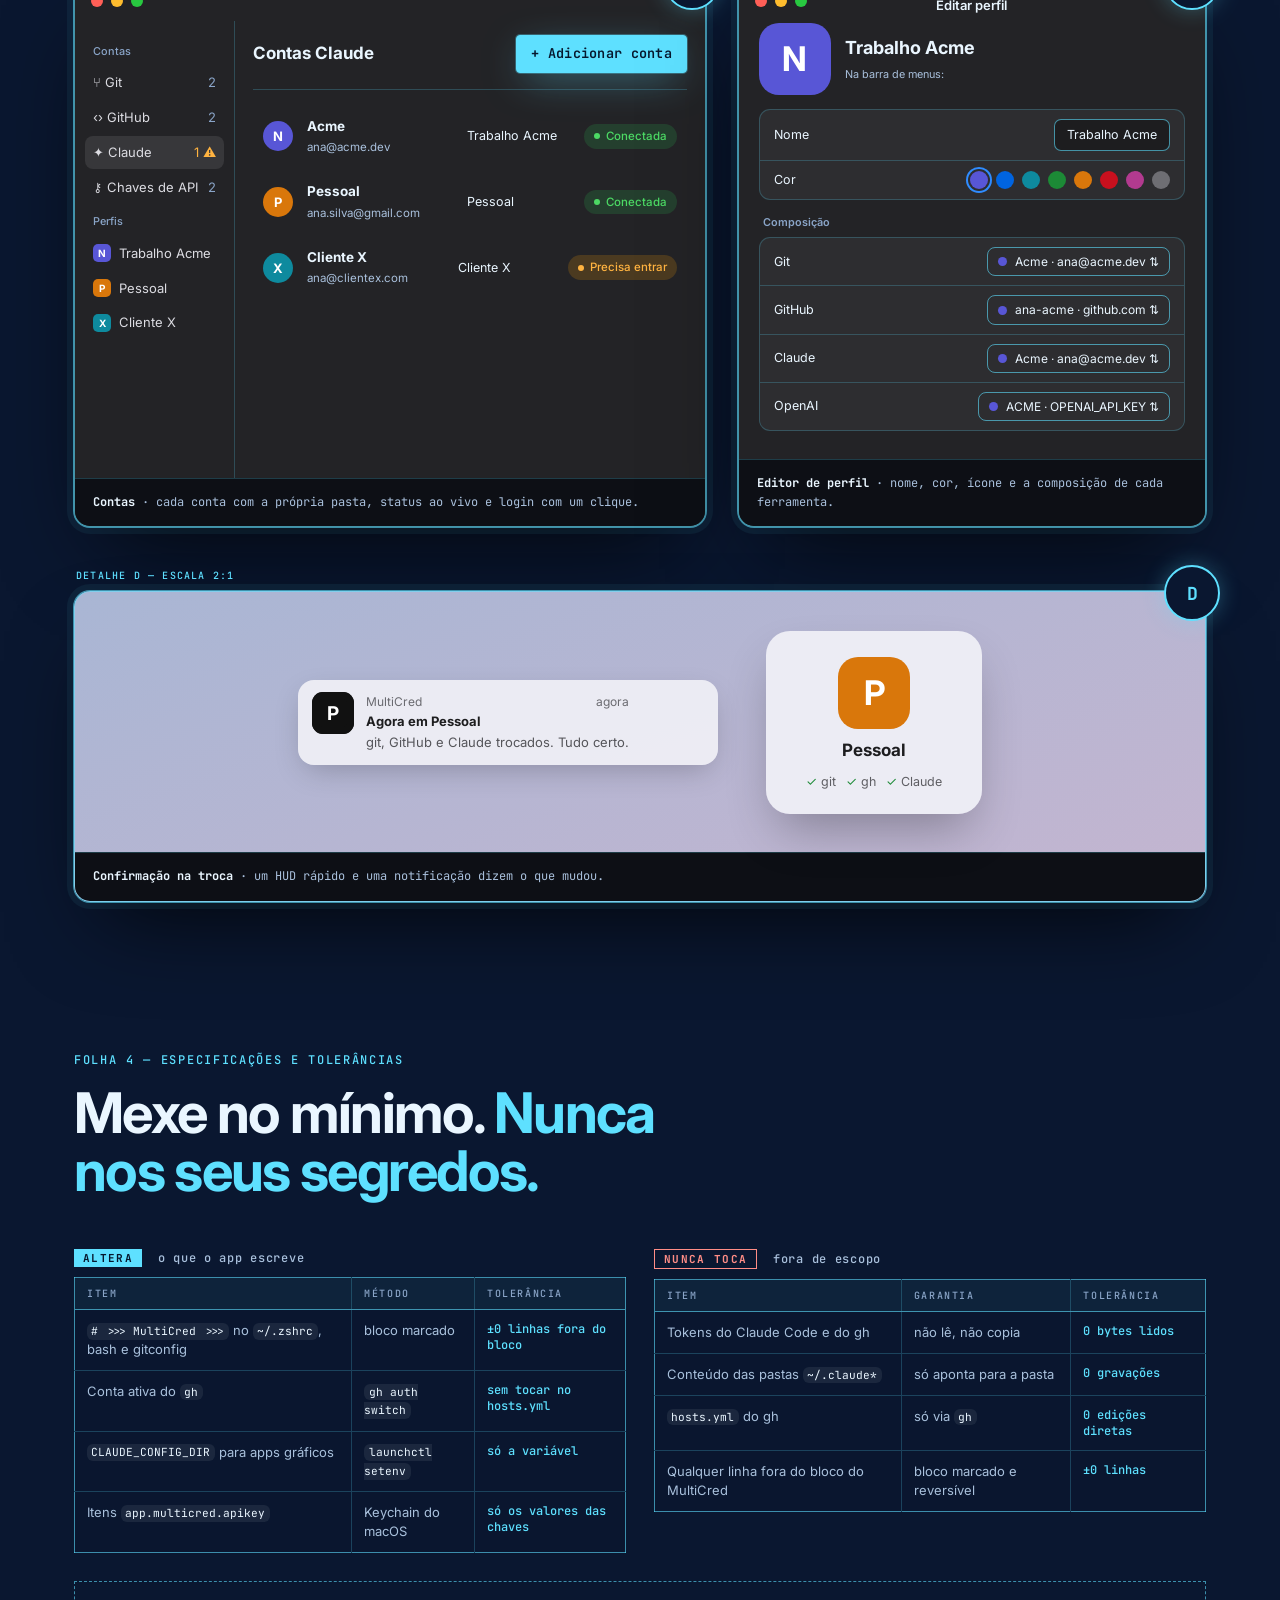
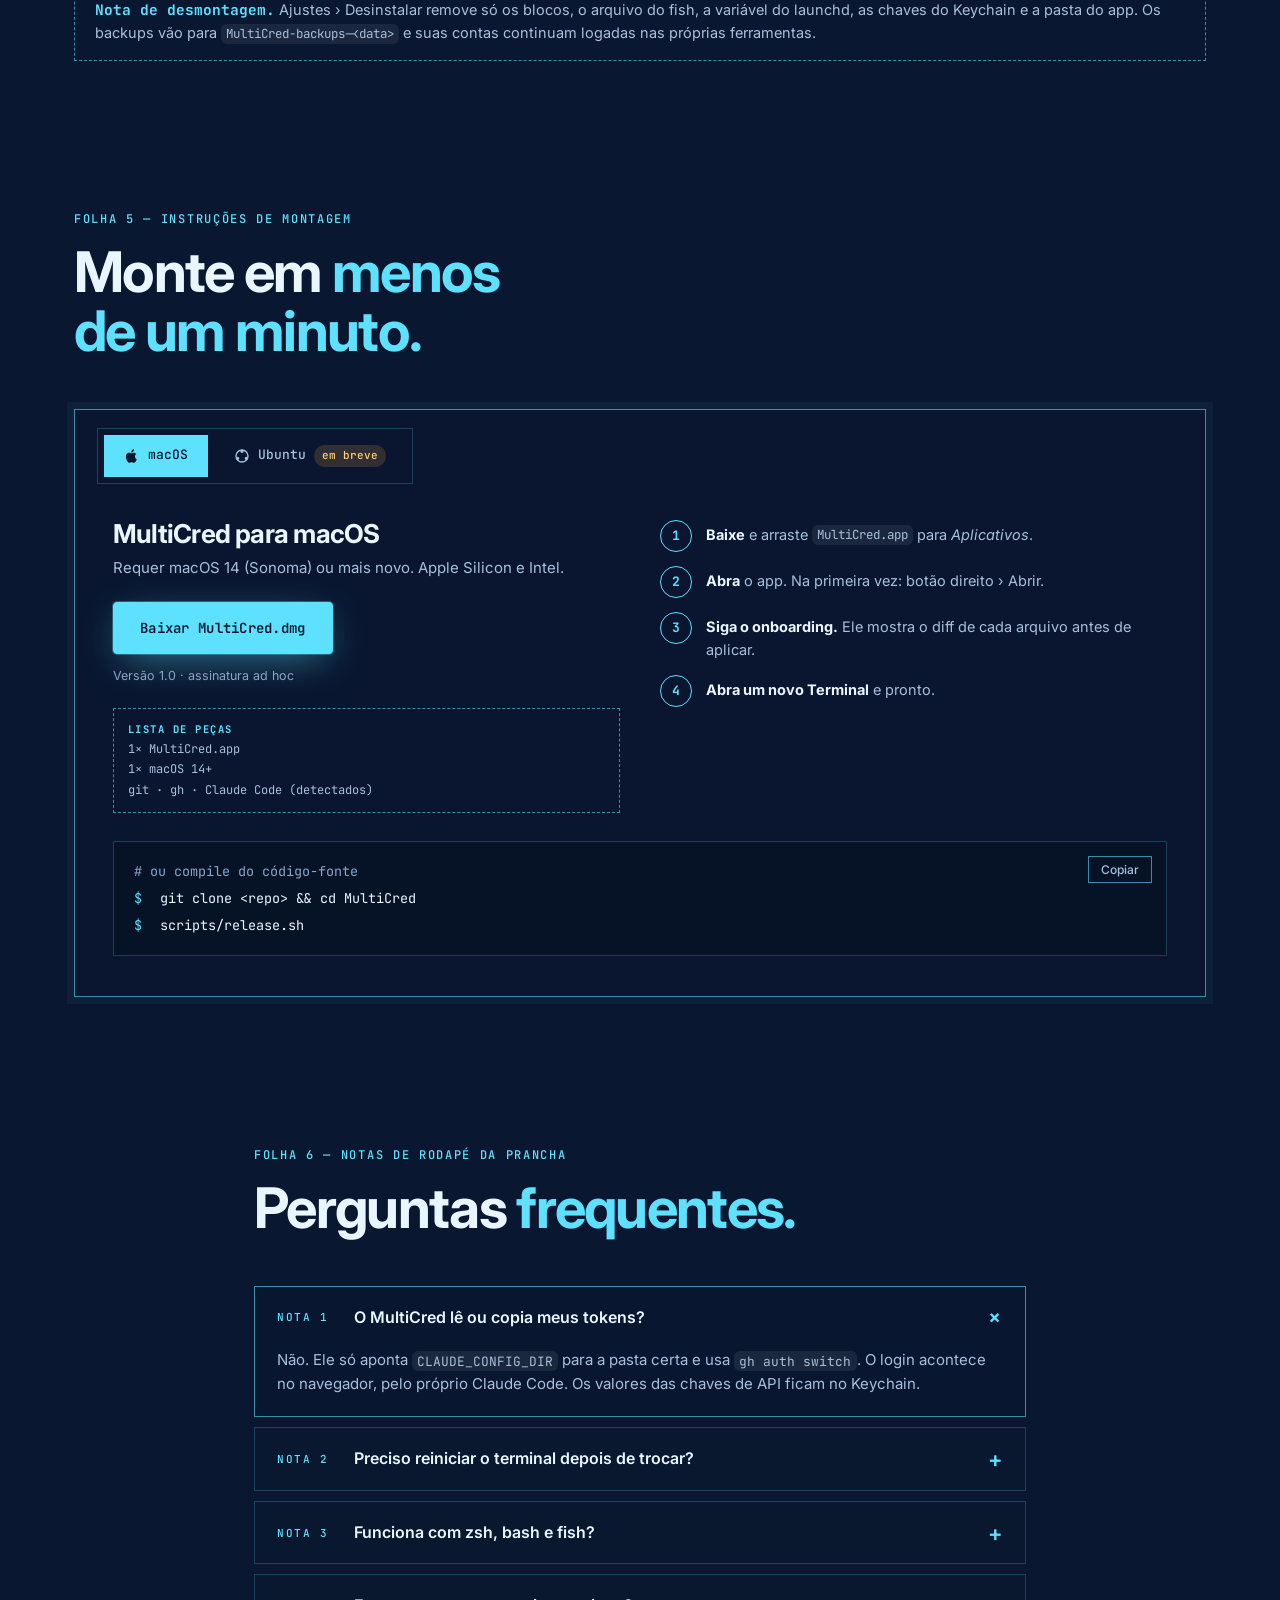
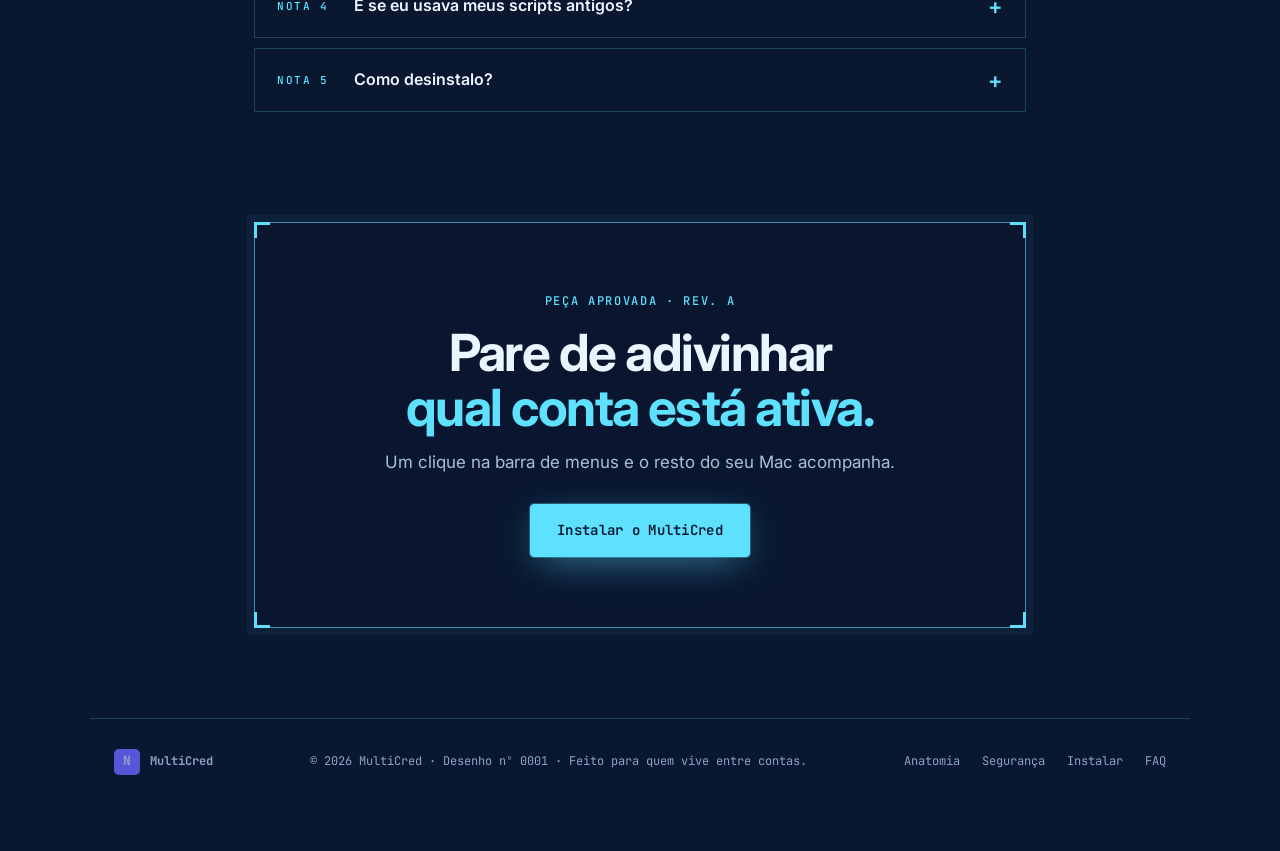
<file: landing/v9-explodida/index.html>
<!doctype html>
<html lang="pt-BR">
<head>
<meta charset="utf-8">
<meta name="viewport" content="width=device-width, initial-scale=1">
<title>MultiCred — anatomia de um perfil</title>
<meta name="description" content="Vista explodida do MultiCred: git, GitHub CLI, Claude Code e chaves de API, montados em um perfil que troca com um clique na barra de menus do macOS.">
<meta name="theme-color" content="#0a1730">
<link rel="icon" href="data:image/svg+xml,%3Csvg xmlns='http://www.w3.org/2000/svg' viewBox='0 0 32 32'%3E%3Crect width='32' height='32' rx='4' fill='%230a1730'/%3E%3Crect x='3' y='3' width='26' height='26' rx='3' fill='none' stroke='%235ee0ff' stroke-width='2'/%3E%3Ctext x='16' y='22' font-family='Arial' font-weight='700' font-size='16' text-anchor='middle' fill='%235ee0ff'%3EM%3C/text%3E%3C/svg%3E">
<link rel="preconnect" href="https://fonts.googleapis.com">
<link rel="preconnect" href="https://fonts.gstatic.com" crossorigin>
<link href="https://fonts.googleapis.com/css2?family=Inter:wght@400;500;600;700;800&family=JetBrains+Mono:wght@400;500;700&display=swap" rel="stylesheet">
<link rel="stylesheet" href="styles.css">
</head>
<body class="bp">

<!-- Moldura de prancha técnica -->
<div class="frame" aria-hidden="true"><i class="c tl"></i><i class="c tr"></i><i class="c bl"></i><i class="c br"></i></div>
<aside class="titleblock" aria-hidden="true">
  <div class="tb-wide"><small>TÍTULO</small><b id="tb-title">Anatomia de um perfil</b></div>
  <div><small>ESCALA</small><b>1:1</b></div>
  <div><small>DATA</small><b>16.10.2026</b></div>
  <div><small>FOLHA</small><b id="tb-sheet">1/6</b></div>
  <div><small>REV.</small><b>A</b></div>
</aside>

<header class="nav" id="nav">
  <a class="brand" href="#top" aria-label="MultiCred">
    <span class="brand-mark" data-bind="badge">N</span>
    <span>MultiCred</span>
  </a>
  <nav class="nav-links" aria-label="Seções">
    <a href="#anatomia">01 Anatomia</a>
    <a href="#operacao">02 Operação</a>
    <a href="#detalhes">03 Detalhes</a>
    <a href="#seguranca">04 Segurança</a>
    <a href="#montagem">05 Montagem</a>
    <a href="#notas">06 Notas</a>
  </nav>
  <a class="btn btn-sm btn-primary" href="#montagem">Instalar</a>
</header>

<main id="top">

<!-- ============ FOLHA 1 · ANATOMIA (vista explodida) ============ -->
<section class="scene scene-a" id="anatomia" data-sheet="1" data-title="Anatomia de um perfil">
  <div class="sticky">
    <div class="a-copy">
      <div class="kicker">FIG. 1 — VISTA ISOMÉTRICA EXPLODIDA</div>
      <h1>Anatomia de <span class="cy">um perfil.</span></h1>
      <p class="lead">Um perfil do MultiCred é uma peça montada: identidade do <b>git</b>, conta do <b>GitHub CLI</b>, conta do <b>Claude Code</b> e <b>chaves de API</b>. Role para desmontar. Um clique na barra de menus e as quatro peças trocam juntas.</p>
      <div class="cta-row">
        <a class="btn btn-primary btn-lg" href="#montagem"><svg width="18" height="18" viewBox="0 0 24 24" fill="currentColor" aria-hidden="true"><path d="M16.4 12.6c0-2.4 2-3.5 2.1-3.6-1.2-1.7-3-1.9-3.6-2-1.5-.2-3 .9-3.8.9-.8 0-2-.9-3.3-.9-1.7 0-3.3 1-4.2 2.5-1.8 3.1-.5 7.7 1.3 10.2.9 1.2 1.9 2.6 3.2 2.5 1.3-.1 1.8-.8 3.3-.8s2 .8 3.3.8c1.4 0 2.3-1.2 3.1-2.4 1-1.4 1.4-2.8 1.4-2.9-.1 0-2.8-1.1-2.8-4.3zM13.9 5.2c.7-.8 1.2-2 1-3.2-1 0-2.3.7-3 1.5-.7.7-1.2 1.9-1.1 3.1 1.2.1 2.4-.6 3.1-1.4z"/></svg> Baixar para macOS</a>
        <a class="btn btn-ghost btn-lg" href="#operacao">Ver a troca</a>
      </div>
      <div class="a-state" aria-live="off">
        <div class="bar"><i id="a-fill"></i></div>
        <div class="steps-s"><span data-s="0" class="on">01 · MONTADO</span><span data-s="1">02 · DESMONTANDO</span><span data-s="2">03 · EXPLODIDO</span></div>
      </div>
    </div>

    <div class="a-stage" id="a-stage">
      <svg class="leaders" id="leaders" aria-hidden="true"></svg>
      <div class="stack-wrap">
        <div class="stack" id="heroStack" aria-label="Perfil em vista explodida: perfil, git, GitHub CLI, Claude Code e chaves de API"></div>
        <div class="dim" aria-hidden="true"><span>Δz = <b id="dimv">0</b> mm</span></div>
      </div>
      <ol class="callouts">
        <li data-layer="4" style="--k:4"><span class="pn">⑤</span><h3>Chaves de API</h3><code>Keychain · <b data-bind="keyname">ACME_OPENAI_KEY</b></code><em class="cota">COTA 05 · só o nome do item fica no perfil</em></li>
        <li data-layer="3" style="--k:3"><span class="pn">④</span><h3>Claude Code</h3><code>CLAUDE_CONFIG_DIR=<b data-bind="dir">~/.claude-acme</b></code><em class="cota">COTA 04 · login no navegador, sem copiar tokens</em></li>
        <li data-layer="2" style="--k:2"><span class="pn">③</span><h3>GitHub CLI</h3><code>gh auth switch -u <b data-bind="gh">ana-acme</b></code><em class="cota">COTA 03 · conta ativa global do gh</em></li>
        <li data-layer="1" style="--k:1"><span class="pn">②</span><h3>Git</h3><code>user.email = <b data-bind="email">ana@acme.dev</b></code><em class="cota">COTA 02 · include no gitconfig global</em></li>
        <li data-layer="0" style="--k:0"><span class="pn">①</span><h3>Perfil</h3><code><b data-bind="name">Trabalho Acme</b> · cor + ícone</code><em class="cota">COTA 01 · o que aparece na barra de menus</em></li>
      </ol>
    </div>
    <div class="stamp" aria-hidden="true"><span>REV. A</span><b>MultiCred</b><span>APROVADO</span></div>
  </div>
</section>

<!-- ============ FOLHA 2 · OPERAÇÃO (a mesa) ============ -->
<section class="scene scene-b" id="operacao" data-sheet="2" data-title="Troca de perfil">
  <div class="sticky">
    <div class="detail desk-detail">
      <span class="dtag">DETALHE A — BARRA DE MENUS · ESCALA 1:1</span>
      <span class="zoom" aria-hidden="true">A</span>
      <div class="desk" id="desk">
      <div class="menubar">
        <span class="mb-left"><b></b>Finder<span>Arquivo</span><span>Editar</span><span>Visualizar</span></span>
        <span class="mb-right">
          <span class="mb-item active" data-bind="badge-bg"><i class="badge sm" data-bind="badge">N</i></span>
          <svg width="16" height="16" viewBox="0 0 24 24" fill="none" stroke="currentColor" stroke-width="2" stroke-linecap="round"><path d="M5 12.5a10 10 0 0 1 14 0M8.5 16a5 5 0 0 1 7 0"/><circle cx="12" cy="19.5" r="1" fill="currentColor"/></svg>
          <svg width="22" height="16" viewBox="0 0 28 16" fill="none" stroke="currentColor"><rect x="1" y="2" width="22" height="12" rx="3.500" stroke-width="1.500"/><rect x="3" y="4" width="14" height="8" rx="1.500" fill="currentColor" stroke="none"/><path d="M25 6v4" stroke-width="2" stroke-linecap="round"/></svg>
          <span class="clock">Sex 2 out 14:32</span>
        </span>
      </div>

      <div class="menu" role="menu" aria-label="Menu do MultiCred (demonstração)">
        <div class="menu-head">
          <i class="badge lg" data-bind="badge">N</i>
          <div class="mh-info">
            <div class="mh-top"><b data-bind="name">Trabalho Acme</b><span class="ok"><i></i>Tudo certo</span></div>
            <small data-bind="since">Ativo desde 09:12</small>
            <ul class="mh-list">
              <li><svg viewBox="0 0 24 24"><circle cx="6" cy="5" r="2.500"/><circle cx="6" cy="19" r="2.500"/><circle cx="18" cy="8" r="2.500"/><path d="M6 7.500v9M18 10.500c0 4-6 3-12 6"/></svg><span data-bind="email">ana@acme.dev</span></li>
              <li><svg viewBox="0 0 24 24"><path d="m8 7-5 5 5 5M16 7l5 5-5 5"/></svg><span data-bind="gh">ana-acme</span></li>
              <li><svg viewBox="0 0 24 24"><path d="M12 3c.6 5 3.400 7.800 9 9-5.600 1.200-8.400 4-9 9-.6-5-3.400-7.800-9-9 5.600-1.200 8.400-4 9-9z"/></svg><span data-bind="claude">Claude · Acme</span></li>
            </ul>
          </div>
        </div>
        <div class="menu-sep"></div>
        <div class="menu-label">Perfis</div>
        <button class="mi" data-profile="0"><span class="chk">✓</span><i class="badge" style="--c:#5856D6">N</i><span class="mi-t">Trabalho Acme</span><kbd>⌘1</kbd></button>
        <button class="mi" data-profile="1"><span class="chk">✓</span><i class="badge" style="--c:#D9770B">P</i><span class="mi-t">Pessoal</span><kbd>⌘2</kbd></button>
        <button class="mi" data-profile="2"><span class="chk">✓</span><i class="badge" style="--c:#0E8A9E">X</i><span class="mi-t">Cliente X</span><em class="warn">⚠ Claude precisa entrar</em><kbd>⌘3</kbd></button>
        <div class="menu-sep"></div>
        <div class="mi hl"><svg viewBox="0 0 24 24"><path d="M12 3c.6 5 3.400 7.800 9 9-5.600 1.200-8.400 4-9 9-.6-5-3.400-7.800-9-9 5.600-1.200 8.400-4 9-9z"/></svg><span class="mi-t">Trocar só a conta Claude</span><span>›</span></div>
        <div class="menu-sep"></div>
        <div class="mi"><svg viewBox="0 0 24 24"><path d="M12 3 4 6v6c0 5 3.500 8 8 9 4.500-1 8-4 8-9V6z"/></svg><span class="mi-t">Verificar…</span><kbd>⌘R</kbd></div>
        <div class="mi"><svg viewBox="0 0 24 24"><circle cx="12" cy="8" r="4"/><path d="M4 21c1-4 4-6 8-6s7 2 8 6"/></svg><span class="mi-t">Contas…</span></div>
        <div class="mi"><svg viewBox="0 0 24 24"><circle cx="12" cy="12" r="4"/><path d="M12 2v3M12 19v3M2 12h3M19 12h3M5 5l2 2M17 17l2 2M5 19l2-2M17 7l2-2"/></svg><span class="mi-t">Ajustes…</span><kbd>⌘,</kbd></div>
      </div>

      <div class="hud" id="hud" aria-hidden="true">
        <i class="badge xl" data-bind="badge">N</i>
        <b data-bind="name">Trabalho Acme</b>
        <div class="hud-ticks"><span>✓ git</span><span>✓ gh</span><span>✓ Claude</span></div>
      </div>
      <div class="cursor" id="cursor" aria-hidden="true"><svg width="22" height="22" viewBox="0 0 24 24"><path d="M5 3l14 8-6 1.500L9.500 19z" fill="#fff" stroke="#000" stroke-width="1.200" stroke-linejoin="round"/></svg></div>
    </div>
    </div>

    <div class="b-side">
      <div class="kicker">FIG. 2 — TROCA, RE-MONTAGEM</div>
      <h2>Um clique.<br><span class="cy">Quatro peças trocadas.</span></h2>
      <ol class="ops">
        <li data-op="0"><b>01</b> Trabalho Acme <small>git · gh · Claude · chave</small></li>
        <li data-op="1"><b>02</b> Pessoal <small>role para trocar, ou clique no menu</small></li>
        <li data-op="2"><b>03</b> Cliente X <small>o perfil se re-monta na nova cor</small></li>
      </ol>
      <div class="mini" id="mini" aria-hidden="true">
        <div class="stack-wrap"><div class="stack" id="miniStack"></div></div>
      </div>
      <div class="chips" role="group" aria-label="Escolher perfil na demonstração">
        <button class="chip" data-profile="0"><i style="--c:#5856D6"></i>Trabalho</button>
        <button class="chip" data-profile="1"><i style="--c:#D9770B"></i>Pessoal</button>
        <button class="chip" data-profile="2"><i style="--c:#0E8A9E"></i>Cliente X</button>
      </div>
    </div>
  </div>
</section>

<!-- ============ FOLHA 3 · DETALHES AMPLIADOS ============ -->
<section class="sheet" id="detalhes" data-sheet="3" data-title="Detalhes ampliados">
  <div class="sh-head reveal">
    <div class="kicker">FOLHA 3 — DETALHES AMPLIADOS</div>
    <h2>Nativo, rápido e <span class="cy">com cara de Mac.</span></h2>
    <p class="sub">Uma janela só, que avança e volta. Nada de sheets ou janelas soltas para cada passo.</p>
  </div>
  <div class="shots">
    <div class="dwrap reveal " style="--d:0.00s">
      <span class="dtag">DETALHE B — ESCALA 2:1</span><span class="zoom" aria-hidden="true">B</span>
      <figure class="win">
      <div class="win-bar"><i class="r"></i><i class="y"></i><i class="g"></i></div>
      <div class="win-body contas">
        <aside>
          <small>Contas</small>
          <a>⑂ Git <em>2</em></a><a>‹› GitHub <em>2</em></a><a class="on">✦ Claude <em class="w">1 ⚠</em></a><a>⚷ Chaves de API <em>2</em></a>
          <small>Perfis</small>
          <a><i class="badge sm" style="--c:#5856D6">N</i> Trabalho Acme</a><a><i class="badge sm" style="--c:#D9770B">P</i> Pessoal</a><a><i class="badge sm" style="--c:#0E8A9E">X</i> Cliente X</a>
        </aside>
        <section>
          <header><b>Contas Claude</b><span class="btn btn-sm btn-primary">+ Adicionar conta</span></header>
          <div class="trow"><i class="av" style="--c:#5856D6">N</i><div><b>Acme</b><small>ana@acme.dev</small></div><span>Trabalho Acme</span><code>claude/acme</code><span class="st ok"><i></i>Conectada</span></div>
          <div class="trow"><i class="av" style="--c:#D9770B">P</i><div><b>Pessoal</b><small>ana.silva@gmail.com</small></div><span>Pessoal</span><code>claude/pessoal</code><span class="st ok"><i></i>Conectada</span></div>
          <div class="trow"><i class="av" style="--c:#0E8A9E">X</i><div><b>Cliente X</b><small>ana@clientex.com</small></div><span>Cliente X</span><code>claude/cliente-x</code><span class="st warn"><i></i>Precisa entrar</span></div>
        </section>
      </div>
      <figcaption><b>Contas</b> · cada conta com a própria pasta, status ao vivo e login com um clique.</figcaption>
    </figure>
    </div>
    <div class="dwrap reveal " style="--d:0.08s">
      <span class="dtag">DETALHE C — ESCALA 2:1</span><span class="zoom" aria-hidden="true">C</span>
      <figure class="win" style="--d:.1s">
      <div class="win-bar"><i class="r"></i><i class="y"></i><i class="g"></i><span>Editar perfil</span></div>
      <div class="win-body editor">
        <div class="ed-head"><i class="badge xl" style="--c:#5856D6">N</i><div><b>Trabalho Acme</b><small>Na barra de menus:</small></div></div>
        <div class="ed-group">
          <div class="ed-row"><span>Nome</span><em class="field">Trabalho Acme</em></div>
          <div class="ed-row"><span>Cor</span><div class="swatches"><i style="--c:#5856D6" class="sel"></i><i style="--c:#0064E0"></i><i style="--c:#0E8A9E"></i><i style="--c:#1C8A36"></i><i style="--c:#D9770B"></i><i style="--c:#C8101E"></i><i style="--c:#B23A8F"></i><i style="--c:#6E6E73"></i></div></div>
        </div>
        <small class="ed-label">Composição</small>
        <div class="ed-group">
          <div class="ed-row"><span>Git</span><em class="sel-box"><i style="--c:#5856D6"></i>Acme · ana@acme.dev ⇅</em></div>
          <div class="ed-row"><span>GitHub</span><em class="sel-box"><i style="--c:#5856D6"></i>ana-acme · github.com ⇅</em></div>
          <div class="ed-row"><span>Claude</span><em class="sel-box"><i style="--c:#5856D6"></i>Acme · ana@acme.dev ⇅</em></div>
          <div class="ed-row"><span>OpenAI</span><em class="sel-box"><i style="--c:#5856D6"></i>ACME · OPENAI_API_KEY ⇅</em></div>
        </div>
      </div>
      <figcaption><b>Editor de perfil</b> · nome, cor, ícone e a composição de cada ferramenta.</figcaption>
    </figure>
    </div>
    <div class="dwrap reveal wide" style="--d:0.16s">
      <span class="dtag">DETALHE D — ESCALA 2:1</span><span class="zoom" aria-hidden="true">D</span>
      <figure class="win hudshot" style="--d:.2s">
      <div class="hud-demo">
        <div class="notif"><i class="badge lg" style="--c:#D9770B">P</i><div><small>MultiCred <em>agora</em></small><b>Agora em Pessoal</b><span>git, GitHub e Claude trocados. Tudo certo.</span></div></div>
        <div class="hud-card"><i class="badge xl" style="--c:#D9770B">P</i><b>Pessoal</b><div class="hud-ticks"><span>✓ git</span><span>✓ gh</span><span>✓ Claude</span></div></div>
      </div>
      <figcaption><b>Confirmação na troca</b> · um HUD rápido e uma notificação dizem o que mudou.</figcaption>
    </figure>
    </div>
  </div>
</section>

<!-- ============ FOLHA 4 · ESPECIFICAÇÕES / SEGURANÇA ============ -->
<section class="sheet" id="seguranca" data-sheet="4" data-title="Especificações de segurança">
  <div class="sh-head reveal">
    <div class="kicker">FOLHA 4 — ESPECIFICAÇÕES E TOLERÂNCIAS</div>
    <h2>Mexe no mínimo. <span class="cy">Nunca nos seus segredos.</span></h2>
  </div>
  <div class="specs">
    <div class="reveal">
      <table class="spec">
        <caption><span class="tag ok-t">ALTERA</span> o que o app escreve</caption>
        <thead><tr><th>Item</th><th>Método</th><th>Tolerância</th></tr></thead>
        <tbody>
          <tr><td><code># &gt;&gt;&gt; MultiCred &gt;&gt;&gt;</code> no <code>~/.zshrc</code>, bash e gitconfig</td><td>bloco marcado</td><td class="tol">±0 linhas fora do bloco</td></tr>
          <tr><td>Conta ativa do <code>gh</code></td><td><code>gh auth switch</code></td><td class="tol">sem tocar no hosts.yml</td></tr>
          <tr><td><code>CLAUDE_CONFIG_DIR</code> para apps gráficos</td><td><code>launchctl setenv</code></td><td class="tol">só a variável</td></tr>
          <tr><td>Itens <code>app.multicred.apikey</code></td><td>Keychain do macOS</td><td class="tol">só os valores das chaves</td></tr>
        </tbody>
      </table>
    </div>
    <div class="reveal" style="--d:.08s">
      <table class="spec">
        <caption><span class="tag no-t">NUNCA TOCA</span> fora de escopo</caption>
        <thead><tr><th>Item</th><th>Garantia</th><th>Tolerância</th></tr></thead>
        <tbody>
          <tr><td>Tokens do Claude Code e do gh</td><td>não lê, não copia</td><td class="tol">0 bytes lidos</td></tr>
          <tr><td>Conteúdo das pastas <code>~/.claude*</code></td><td>só aponta para a pasta</td><td class="tol">0 gravações</td></tr>
          <tr><td><code>hosts.yml</code> do gh</td><td>só via <code>gh</code></td><td class="tol">0 edições diretas</td></tr>
          <tr><td>Qualquer linha fora do bloco do MultiCred</td><td>bloco marcado e reversível</td><td class="tol">±0 linhas</td></tr>
        </tbody>
      </table>
    </div>
    <div class="uninstall reveal" style="--d:.12s">
      <b>Nota de desmontagem.</b> Ajustes › Desinstalar remove só os blocos, o arquivo do fish, a variável do launchd, as chaves do Keychain e a pasta do app. Os backups vão para <code>MultiCred-backups-&lt;data&gt;</code> e suas contas continuam logadas nas próprias ferramentas.
    </div>
  </div>
</section>

<!-- ============ FOLHA 5 · MONTAGEM / INSTALAÇÃO ============ -->
<section class="sheet" id="montagem" data-sheet="5" data-title="Instruções de montagem">
  <div class="sh-head reveal">
    <div class="kicker">FOLHA 5 — INSTRUÇÕES DE MONTAGEM</div>
    <h2>Monte em <span class="cy">menos de um minuto.</span></h2>
  </div>

  <div class="install reveal">
    <div class="os-tabs" role="tablist">
      <button class="os on" role="tab" data-os="mac" aria-selected="true">
        <svg width="16" height="16" viewBox="0 0 24 24" fill="currentColor" aria-hidden="true"><path d="M16.4 12.6c0-2.4 2-3.5 2.1-3.6-1.2-1.7-3-1.9-3.6-2-1.5-.2-3 .9-3.8.9-.8 0-2-.9-3.3-.9-1.7 0-3.3 1-4.2 2.5-1.8 3.1-.5 7.7 1.3 10.2.9 1.2 1.9 2.6 3.2 2.5 1.3-.1 1.8-.8 3.3-.8s2 .8 3.3.8c1.4 0 2.3-1.2 3.1-2.4 1-1.4 1.4-2.8 1.4-2.9-.1 0-2.8-1.1-2.8-4.3zM13.9 5.2c.7-.8 1.2-2 1-3.2-1 0-2.3.7-3 1.5-.7.7-1.2 1.9-1.1 3.1 1.2.1 2.4-.6 3.1-1.4z"/></svg> macOS</button>
      <button class="os" role="tab" data-os="ubuntu" aria-selected="false">
        <svg width="16" height="16" viewBox="0 0 24 24" fill="none" stroke="currentColor" stroke-width="2" aria-hidden="true"><circle cx="12" cy="12" r="9"/><circle cx="12" cy="5" r="1.5" fill="currentColor"/><circle cx="5.5" cy="15.5" r="1.5" fill="currentColor"/><circle cx="18.5" cy="15.5" r="1.5" fill="currentColor"/></svg> Ubuntu <em>em breve</em></button>
    </div>

    <div class="os-panel on" id="os-mac">
      <div class="inst-left">
        <h3>MultiCred para macOS</h3>
        <p>Requer macOS 14 (Sonoma) ou mais novo. Apple Silicon e Intel.</p>
        <a class="btn btn-primary btn-lg" href="#" id="dl-mac">Baixar MultiCred.dmg</a>
        <small>Versão 1.0 · assinatura ad hoc</small>
        <div class="parts"><b>LISTA DE PEÇAS</b><span>1× MultiCred.app</span><span>1× macOS 14+</span><span>git · gh · Claude Code (detectados)</span></div>
      </div>
      <ol class="assy">
        <li><b>Baixe</b> e arraste <code>MultiCred.app</code> para <em>Aplicativos</em>.</li>
        <li><b>Abra</b> o app. Na primeira vez: botão direito › Abrir.</li>
        <li><b>Siga o onboarding.</b> Ele mostra o diff de cada arquivo antes de aplicar.</li>
        <li><b>Abra um novo Terminal</b> e pronto.</li>
      </ol>
      <div class="code" data-copy="scripts/release.sh">
        <span># ou compile do código-fonte</span>
        <code><i>$</i> git clone &lt;repo&gt; &amp;&amp; cd MultiCred</code>
        <code><i>$</i> scripts/release.sh</code>
        <button class="copy" aria-label="Copiar comando">Copiar</button>
      </div>
    </div>

    <div class="os-panel" id="os-ubuntu">
      <div class="inst-left">
        <h3>MultiCred para Ubuntu</h3>
        <p>A versão para Linux está a caminho: ícone na bandeja e a mesma troca de git, gh, Claude e chaves.</p>
        <form class="wait" id="wait" novalidate>
          <input type="email" placeholder="seu@email.com" aria-label="E-mail para ser avisado" required>
          <button class="btn btn-primary">Me avise</button>
        </form>
        <small id="wait-msg">Sem spam. Um e-mail quando lançar.</small>
      </div>
      <div class="code" data-copy="sudo apt install multicred">
        <span># previsão, ainda não disponível</span>
        <code><i>$</i> sudo apt install multicred</code>
        <code><i>$</i> multicred switch pessoal</code>
        <button class="copy" aria-label="Copiar comando">Copiar</button>
      </div>
    </div>
  </div>
</section>

<!-- ============ FOLHA 6 · NOTAS DE RODAPÉ ============ -->
<section class="sheet narrow" id="notas" data-sheet="6" data-title="Notas de rodapé da prancha">
  <div class="sh-head reveal">
    <div class="kicker">FOLHA 6 — NOTAS DE RODAPÉ DA PRANCHA</div>
    <h2>Perguntas <span class="cy">frequentes.</span></h2>
  </div>
  <div class="faq reveal">
    <details open><summary><b>NOTA 1</b> O MultiCred lê ou copia meus tokens?</summary><p>Não. Ele só aponta <code>CLAUDE_CONFIG_DIR</code> para a pasta certa e usa <code>gh auth switch</code>. O login acontece no navegador, pelo próprio Claude Code. Os valores das chaves de API ficam no Keychain.</p></details>
    <details><summary><b>NOTA 2</b> Preciso reiniciar o terminal depois de trocar?</summary><p>Abra um novo Terminal. Sessões do Claude Code já abertas continuam na conta anterior, e o app avisa quantas são.</p></details>
    <details><summary><b>NOTA 3</b> Funciona com zsh, bash e fish?</summary><p>Sim. O app detecta o shell ativo e mostra os arquivos reais que vai alterar antes de aplicar.</p></details>
    <details><summary><b>NOTA 4</b> E se eu usava meus scripts antigos?</summary><p>O onboarding detecta a versão antiga, oferece remover as linhas e importa as suas configurações.</p></details>
    <details><summary><b>NOTA 5</b> Como desinstalo?</summary><p>Ajustes › Desinstalar. Só os blocos marcados são removidos e os backups ficam salvos numa pasta com a data.</p></details>
  </div>

  <div class="cta reveal">
    <i class="c tl"></i><i class="c tr"></i><i class="c bl"></i><i class="c br"></i>
    <div class="kicker">PEÇA APROVADA · REV. A</div>
    <h2>Pare de adivinhar<br><span class="cy">qual conta está ativa.</span></h2>
    <p>Um clique na barra de menus e o resto do seu Mac acompanha.</p>
    <a class="btn btn-primary btn-lg" href="#montagem">Instalar o MultiCred</a>
  </div>
</section>
</main>

<footer class="footer">
  <div class="brand"><span class="brand-mark" data-bind="badge">N</span><span>MultiCred</span></div>
  <p>© 2026 MultiCred · Desenho nº 0001 · Feito para quem vive entre contas.</p>
  <nav><a href="#anatomia">Anatomia</a><a href="#seguranca">Segurança</a><a href="#montagem">Instalar</a><a href="#notas">FAQ</a></nav>
</footer>

<script src="script.js"></script>
</body>
</html>
</file>
<file: landing/v1-dark/styles.css>
:root {
  --bg: #07080c;
  --bg2: #0d0f15;
  --panel: #14161d;
  --panel2: #1b1e27;
  --line: rgba(255, 255, 255, .08);
  --line2: rgba(255, 255, 255, .14);
  --text: #f2f2f7;
  --text2: #aeaeb2;
  --text3: #7e7e83;
  --accent: #2f8cff;
  --indigo: #5856d6;
  --green: #4cd964;
  --orange: #ffb340;
  --red: #ff6961;
  --prof: #5856d6;
  --radius: 18px;
  --ease: cubic-bezier(.2, .7, .2, 1);
  --mono: "JetBrains Mono", "SF Mono", ui-monospace, monospace;
}

* { box-sizing: border-box; margin: 0; padding: 0; }
html { scroll-behavior: smooth; scroll-padding-top: 90px; }
body {
  background: var(--bg);
  color: var(--text);
  font: 400 16px/1.6 Inter, -apple-system, "SF Pro Text", system-ui, sans-serif;
  -webkit-font-smoothing: antialiased;
  overflow-x: hidden;
}
a { color: inherit; text-decoration: none; }
button { font: inherit; color: inherit; background: none; border: 0; cursor: pointer; }
code, kbd { font-family: var(--mono); }
code { font-size: .86em; background: rgba(255, 255, 255, .07); padding: .12em .4em; border-radius: 6px; }
kbd { font-size: .8em; color: var(--text3); }
::selection { background: var(--accent); color: #fff; }
:focus-visible { outline: 2px solid var(--accent); outline-offset: 3px; border-radius: 8px; }

/* ---------- Background ---------- */
.aurora { position: fixed; inset: 0; z-index: -2; overflow: hidden; pointer-events: none; }
.aurora i { position: absolute; width: 60vmax; height: 60vmax; border-radius: 50%; filter: blur(110px); opacity: .32; transition: background 1.2s; will-change: transform; }
.aurora i:nth-child(1) { background: var(--prof); top: -25vmax; left: -15vmax; animation: drift1 22s ease-in-out infinite alternate; }
.aurora i:nth-child(2) { background: #0064e0; top: 10vmax; right: -25vmax; opacity: .22; animation: drift2 28s ease-in-out infinite alternate; }
.aurora i:nth-child(3) { background: #b23a8f; bottom: -35vmax; left: 20vmax; opacity: .16; animation: drift1 34s ease-in-out infinite alternate-reverse; }
@keyframes drift1 { to { transform: translate(8vmax, 10vmax) scale(1.15); } }
@keyframes drift2 { to { transform: translate(-10vmax, 8vmax) scale(.9); } }
.grid-bg {
  position: fixed; inset: 0; z-index: -1; pointer-events: none;
  background-image: linear-gradient(var(--line) 1px, transparent 1px), linear-gradient(90deg, var(--line) 1px, transparent 1px);
  background-size: 64px 64px;
  mask-image: radial-gradient(ellipse at 50% 0%, #000 0%, transparent 70%);
  -webkit-mask-image: radial-gradient(ellipse at 50% 0%, #000 0%, transparent 70%);
  opacity: .5;
}

/* ---------- Shared ---------- */
.badge {
  --c: var(--prof);
  display: inline-grid; place-items: center; flex: none;
  width: 22px; height: 22px; border-radius: 6px; background: var(--c);
  color: #fff; font: 700 12px/1 Inter, sans-serif; font-style: normal;
  transition: background .5s var(--ease), transform .4s var(--ease);
}
.badge.sm { width: 18px; height: 18px; border-radius: 5px; font-size: 10px; }
.badge.lg { width: 56px; height: 56px; border-radius: 15px; font-size: 26px; }
.badge.xl { width: 72px; height: 72px; border-radius: 20px; font-size: 34px; }
[data-bind="badge"] { --c: var(--prof); }

.grad {
  background: linear-gradient(100deg, #8f8dff 0%, #2f8cff 40%, #5ee0ff 70%, #8f8dff 100%);
  background-size: 220% 100%;
  -webkit-background-clip: text; background-clip: text; color: transparent;
  animation: shimmer 7s linear infinite;
}
@keyframes shimmer { to { background-position: -220% 0; } }

.btn {
  display: inline-flex; align-items: center; justify-content: center; gap: 9px;
  padding: 11px 20px; border-radius: 12px; font-weight: 600; font-size: 15px;
  border: 1px solid transparent; transition: transform .25s var(--ease), box-shadow .25s, background .25s, border-color .25s;
}
.btn-sm { padding: 7px 14px; font-size: 13px; border-radius: 9px; }
.btn-lg { padding: 14px 26px; font-size: 16px; border-radius: 14px; }
.btn-primary { background: linear-gradient(180deg, #4a9bff, #1f74e8); color: #fff; box-shadow: 0 8px 30px -6px rgba(47, 140, 255, .65), inset 0 1px 0 rgba(255, 255, 255, .3); }
.btn-primary:hover { transform: translateY(-2px); box-shadow: 0 14px 38px -6px rgba(47, 140, 255, .8), inset 0 1px 0 rgba(255, 255, 255, .3); }
.btn-ghost { border-color: var(--line2); background: rgba(255, 255, 255, .03); }
.btn-ghost:hover { background: rgba(255, 255, 255, .08); transform: translateY(-2px); }

.section { max-width: 1180px; margin: 0 auto; padding: 120px 24px 0; text-align: center; }
.section.narrow { max-width: 780px; }
.eyebrow { font: 500 13px var(--mono); color: var(--accent); letter-spacing: .08em; text-transform: uppercase; margin-bottom: 18px; }
h1, h2, h3 { letter-spacing: -.03em; line-height: 1.08; }
h2 { font-size: clamp(32px, 5vw, 54px); font-weight: 700; margin-bottom: 18px; text-wrap: balance; }
.sub { color: var(--text2); max-width: 560px; margin: 0 auto; font-size: 18px; }

.reveal { opacity: 0; transform: translateY(32px); transition: opacity .9s var(--ease) var(--d, 0s), transform .9s var(--ease) var(--d, 0s); }
.reveal.in { opacity: 1; transform: none; }

/* ---------- Nav ---------- */
.nav {
  position: fixed; top: 14px; left: 50%; transform: translateX(-50%); z-index: 50;
  width: min(940px, calc(100% - 24px)); display: flex; align-items: center; justify-content: space-between; gap: 16px;
  padding: 9px 10px 9px 16px; border-radius: 16px; border: 1px solid var(--line);
  background: rgba(13, 15, 21, .55); backdrop-filter: blur(18px) saturate(1.4); -webkit-backdrop-filter: blur(18px) saturate(1.4);
  transition: background .3s, border-color .3s;
}
.nav.scrolled { background: rgba(13, 15, 21, .82); border-color: var(--line2); }
.brand { display: flex; align-items: center; gap: 10px; font-weight: 700; letter-spacing: -.02em; }
.brand-mark { display: grid; place-items: center; width: 26px; height: 26px; border-radius: 8px; background: var(--prof); font-size: 13px; transition: background .5s; }
.nav-links { display: flex; gap: 4px; }
.nav-links a { padding: 7px 12px; border-radius: 9px; font-size: 14px; color: var(--text2); transition: color .2s, background .2s; }
.nav-links a:hover { color: var(--text); background: rgba(255, 255, 255, .06); }

/* ---------- Hero ---------- */
.hero { max-width: 1240px; margin: 0 auto; padding: 150px 24px 40px; display: grid; grid-template-columns: 1fr 1.05fr; gap: 40px; align-items: center; min-height: 100vh; }
.pill { display: inline-flex; align-items: center; gap: 9px; padding: 6px 14px; border-radius: 99px; border: 1px solid var(--line2); background: rgba(255, 255, 255, .04); font-size: 13px; color: var(--text2); margin-bottom: 26px; transition: border-color .3s, color .3s; }
.pill:hover { border-color: var(--accent); color: var(--text); }
.pill .dot { width: 7px; height: 7px; border-radius: 50%; background: var(--green); box-shadow: 0 0 0 0 var(--green); animation: ping 2s infinite; }
.pill .arrow { transition: transform .3s; }
.pill:hover .arrow { transform: translateX(3px); }
@keyframes ping { 70% { box-shadow: 0 0 0 8px transparent; } 100% { box-shadow: 0 0 0 0 transparent; } }
.hero h1 { font-size: clamp(40px, 6vw, 72px); font-weight: 800; margin-bottom: 24px; }
.lead { font-size: 18px; color: var(--text2); max-width: 520px; margin-bottom: 32px; }
.lead b { color: var(--text); font-weight: 600; }
.cta-row { display: flex; flex-wrap: wrap; gap: 12px; margin-bottom: 26px; }
.hero-meta { display: flex; flex-wrap: wrap; gap: 8px 22px; list-style: none; font-size: 13.5px; color: var(--text3); }
.hero-meta li::before { content: "✓"; color: var(--green); margin-right: 7px; }

/* Stage: macOS desktop */
.stage { position: relative; }
.desk {
  position: relative; height: 560px; border-radius: 22px; overflow: hidden; border: 1px solid var(--line2);
  background: radial-gradient(120% 90% at 20% 0%, #2a2748 0%, #1a1a2c 45%, #0f1018 100%);
  box-shadow: 0 50px 120px -30px rgba(0, 0, 0, .8), 0 0 0 1px rgba(255, 255, 255, .04) inset;
  user-select: none;
}
.menubar { display: flex; justify-content: space-between; align-items: center; height: 30px; padding: 0 14px; background: rgba(0, 0, 0, .35); backdrop-filter: blur(10px); font-size: 12.5px; font-weight: 500; }
.mb-left, .mb-right { display: flex; align-items: center; gap: 16px; }
.mb-left b { font-size: 13px; } .mb-left b::before { content: ""; }
.mb-left span { color: #d8d8e0; font-weight: 400; }
.mb-item { padding: 2px 6px; border-radius: 6px; background: rgba(255, 255, 255, .14); }
.mb-right svg { opacity: .9; }
.menu {
  position: absolute; top: 34px; right: 14px; width: 330px; padding: 10px; border-radius: 14px;
  background: rgba(44, 44, 50, .82); backdrop-filter: blur(24px) saturate(1.5); -webkit-backdrop-filter: blur(24px) saturate(1.5);
  border: 1px solid rgba(255, 255, 255, .12); box-shadow: 0 30px 70px -10px rgba(0, 0, 0, .7);
  font-size: 13px; transform-origin: top right; animation: menuIn .7s var(--ease) both .4s;
}
@keyframes menuIn { from { opacity: 0; transform: scale(.94) translateY(-8px); } }
.menu-head { display: flex; gap: 12px; padding: 4px 4px 10px; }
.mh-info { flex: 1; min-width: 0; }
.mh-top { display: flex; justify-content: space-between; align-items: center; gap: 8px; }
.mh-top b { font-size: 15px; font-weight: 600; white-space: nowrap; }
.mh-info small { display: block; color: var(--text2); margin-top: -1px; }
.ok { display: inline-flex; align-items: center; gap: 6px; padding: 2px 9px; border-radius: 99px; background: rgba(48, 209, 88, .16); color: var(--green); font-size: 11.5px; font-weight: 500; white-space: nowrap; }
.ok i { width: 6px; height: 6px; border-radius: 50%; background: currentColor; }
.mh-list { list-style: none; margin-top: 8px; display: grid; gap: 3px; color: var(--text2); font-size: 12.5px; }
.mh-list li { display: flex; align-items: center; gap: 8px; animation: swap .5s var(--ease); }
.mh-list svg, .mi svg { width: 15px; height: 15px; fill: none; stroke: currentColor; stroke-width: 1.8; stroke-linecap: round; stroke-linejoin: round; flex: none; }
@keyframes swap { from { opacity: 0; transform: translateY(6px); } }
.menu-sep { height: 1px; background: rgba(255, 255, 255, .1); margin: 6px 4px; }
.menu-label { padding: 4px 8px; color: var(--text3); font-weight: 500; font-size: 12px; }
.mi { display: flex; align-items: center; gap: 9px; width: 100%; padding: 6px 8px; border-radius: 6px; text-align: left; font-size: 13.5px; transition: background .15s; }
button.mi:hover { background: rgba(255, 255, 255, .08); }
.mi .chk { width: 14px; opacity: 0; font-size: 12px; transition: opacity .3s; }
.mi.on .chk { opacity: 1; }
.mi-t { flex: 1; }
.mi kbd { color: var(--text3); }
.mi .warn { font-style: normal; color: var(--orange); font-size: 11.5px; margin-right: 4px; }
.mi.hl { background: #2f8cff; color: #fff; }
.mi.hl svg { margin-left: 23px; }

.hud {
  position: absolute; left: 50%; top: 56%; width: 190px; padding: 24px 16px 20px; border-radius: 24px; text-align: center;
  background: rgba(40, 40, 48, .78); backdrop-filter: blur(24px); -webkit-backdrop-filter: blur(24px); border: 1px solid rgba(255, 255, 255, .12);
  box-shadow: 0 30px 70px -10px rgba(0, 0, 0, .7); transform: translate(-50%, -40%) scale(.85); opacity: 0; pointer-events: none;
  transition: opacity .35s, transform .5s var(--ease); display: grid; justify-items: center; gap: 8px;
}
.hud.show { opacity: 1; transform: translate(-50%, -50%) scale(1); }
.hud b { font-size: 16px; }
.hud-ticks { display: flex; gap: 10px; color: var(--text2); font-size: 12.5px; }
.hud-ticks span { color: var(--text2); } .hud-ticks span::first-letter { color: var(--green); }
.cursor { position: absolute; left: 70%; top: 85%; z-index: 5; pointer-events: none; transition: left 1s var(--ease), top 1s var(--ease); filter: drop-shadow(0 4px 6px rgba(0, 0, 0, .5)); }
.cursor.click svg { animation: click .35s; }
@keyframes click { 50% { transform: scale(.82); } }

.float {
  position: absolute; display: flex; align-items: center; gap: 9px; padding: 9px 14px 9px 10px; border-radius: 12px;
  background: rgba(20, 22, 29, .85); backdrop-filter: blur(14px); border: 1px solid var(--line2); font-size: 12.5px; color: var(--text2);
  box-shadow: 0 20px 40px -10px rgba(0, 0, 0, .6); animation: bob 6s ease-in-out infinite;
}
.float code { font-size: 11px; }
.f1 { left: -28px; bottom: 120px; } .f2 { left: 8%; bottom: -18px; animation-delay: -2s; } .f3 { right: -14px; bottom: 60px; animation-delay: -4s; }
@keyframes bob { 50% { transform: translateY(-10px); } }

/* ---------- Marquee ---------- */
.marquee { max-width: 1100px; margin: 20px auto 0; padding: 0 24px; text-align: center; }
.marquee p { color: var(--text3); font-size: 13px; letter-spacing: .06em; text-transform: uppercase; margin-bottom: 20px; }
.track { overflow: hidden; mask-image: linear-gradient(90deg, transparent, #000 15%, #000 85%, transparent); -webkit-mask-image: linear-gradient(90deg, transparent, #000 15%, #000 85%, transparent); }
.row { display: flex; width: max-content; gap: 14px; animation: scroll 32s linear infinite; }
.row span { padding: 10px 22px; border-radius: 99px; border: 1px solid var(--line); background: rgba(255, 255, 255, .03); color: var(--text2); font: 500 14px var(--mono); white-space: nowrap; }
@keyframes scroll { to { transform: translateX(-50%); } }
.row { gap: 14px; padding-right: 14px; }

/* ---------- Stats ---------- */
.stats { max-width: 1000px; margin: 90px auto 0; padding: 0 24px; display: grid; grid-template-columns: repeat(4, 1fr); gap: 20px; text-align: center; }
.stats b { display: block; font-size: clamp(36px, 5vw, 56px); font-weight: 800; letter-spacing: -.04em; background: linear-gradient(180deg, #fff, #8d8da0); -webkit-background-clip: text; background-clip: text; color: transparent; }
.stats span { color: var(--text3); font-size: 14px; }

/* ---------- Bento ---------- */
.bento { margin-top: 56px; display: grid; grid-template-columns: repeat(3, 1fr); gap: 16px; text-align: left; }
.card {
  position: relative; padding: 30px; border-radius: var(--radius); border: 1px solid var(--line);
  background: linear-gradient(180deg, rgba(255, 255, 255, .045), rgba(255, 255, 255, .015)); overflow: hidden;
  transition: border-color .3s, transform .4s var(--ease);
}
.card.reveal.in:hover { transform: translateY(-4px); }
.card:hover { border-color: var(--line2); }
.span2 { grid-column: span 2; }
.card h3 { font-size: 21px; margin-bottom: 10px; display: flex; align-items: center; gap: 10px; }
.card p { color: var(--text2); font-size: 15px; }
.ico { display: grid; place-items: center; width: 42px; height: 42px; border-radius: 12px; background: rgba(47, 140, 255, .14); border: 1px solid rgba(47, 140, 255, .3); margin-bottom: 18px; font-size: 18px; }
.spot::before {
  content: ""; position: absolute; inset: 0; pointer-events: none; opacity: 0; transition: opacity .3s;
  background: radial-gradient(380px circle at var(--mx, 50%) var(--my, 50%), rgba(88, 86, 214, .22), transparent 60%);
}
.spot:hover::before { opacity: 1; }
.span2 { display: grid; grid-template-columns: 1fr 1fr; gap: 24px; align-items: center; }
.mini-compose { display: grid; gap: 8px; }
.mc-row { display: flex; justify-content: space-between; align-items: center; gap: 10px; padding: 10px 14px; border-radius: 11px; background: var(--panel2); border: 1px solid var(--line); font-size: 13px; }
.mc-row span { color: var(--text2); }
.mc-row em { font-style: normal; display: inline-flex; align-items: center; gap: 8px; padding: 3px 10px; border-radius: 8px; border: 1px solid var(--line2); font-size: 12px; }
.mc-row i, .sel-box i { width: 9px; height: 9px; border-radius: 50%; background: var(--prof); transition: background .5s; flex: none; }
.mini-warn { display: flex; gap: 12px; padding: 16px; border-radius: 14px; background: rgba(255, 179, 64, .1); border: 1px solid rgba(255, 179, 64, .22); color: #f3d6a2; }
.mini-warn span { color: var(--orange); font-size: 18px; }
.mini-warn p { color: #e9d2a8; font-size: 14px; }
.mini-warn b { color: #fff; }

/* ---------- Steps + terminal ---------- */
.steps { margin-top: 60px; display: grid; grid-template-columns: 1fr 1.1fr; gap: 50px; align-items: center; text-align: left; }
.steps-list { display: grid; gap: 14px; }
.step { display: flex; gap: 20px; padding: 24px; border-radius: var(--radius); border: 1px solid var(--line); background: rgba(255, 255, 255, .025); transition: border-color .3s, background .3s; }
.step:hover { border-color: rgba(47, 140, 255, .5); background: rgba(47, 140, 255, .05); }
.step .n { font: 500 14px var(--mono); color: var(--accent); padding-top: 4px; }
.step h3 { font-size: 20px; margin-bottom: 6px; }
.step p { color: var(--text2); font-size: 15px; }
.step kbd { padding: 1px 6px; border-radius: 5px; border: 1px solid var(--line2); color: var(--text2); }

.term { border-radius: 16px; overflow: hidden; border: 1px solid var(--line2); background: #0b0c10; box-shadow: 0 40px 100px -30px rgba(0, 0, 0, .8), 0 0 80px -30px var(--prof); transition: box-shadow 1s; }
.term-bar { display: flex; align-items: center; gap: 8px; padding: 12px 16px; background: #15161c; border-bottom: 1px solid var(--line); }
.term-bar i { width: 12px; height: 12px; border-radius: 50%; background: #ff5f57; } .term-bar i:nth-child(2) { background: #febc2e; } .term-bar i:nth-child(3) { background: #28c840; }
.term-bar span { margin: 0 auto; transform: translateX(-26px); color: var(--text3); font: 12px var(--mono); }
.term-body { padding: 22px 22px 14px; font: 14px/1.9 var(--mono); min-height: 250px; }
.term-body .pr { color: var(--accent); margin-right: 8px; }
.term-body .out { color: var(--text2); padding-left: 22px; }
.term-body .out b { color: #fff; font-weight: 500; }
.term-body .g { color: var(--green); }
.term-body .out.flash { animation: flash .6s var(--ease); }
@keyframes flash { from { color: #fff; text-shadow: 0 0 14px var(--prof); transform: translateX(6px); opacity: 0; } }
.caret { display: inline-block; width: 8px; height: 17px; background: var(--text); vertical-align: -3px; animation: blink 1s steps(2) infinite; }
@keyframes blink { 50% { opacity: 0; } }
.term-tabs { display: flex; gap: 8px; padding: 12px 16px 16px; border-top: 1px solid var(--line); background: #0f1015; }
.tab { display: inline-flex; align-items: center; gap: 8px; padding: 8px 14px; border-radius: 10px; border: 1px solid var(--line); font-size: 13.5px; color: var(--text2); transition: all .25s; }
.tab i { width: 9px; height: 9px; border-radius: 50%; background: var(--c); }
.tab:hover { border-color: var(--line2); color: var(--text); }
.tab.on { background: rgba(255, 255, 255, .08); border-color: var(--line2); color: #fff; }

/* ---------- Screens ---------- */
.shots { margin-top: 60px; display: grid; grid-template-columns: 1.35fr 1fr; gap: 24px; text-align: left; }
.shots figure { display: flex; flex-direction: column; }
.shots .win-body { flex: 1; }
.hudshot { grid-column: 1 / -1; }
.win { border-radius: 16px; overflow: hidden; border: 1px solid var(--line2); background: #232326; box-shadow: 0 40px 90px -30px rgba(0, 0, 0, .8); transform-style: preserve-3d; transition: transform .25s ease-out, opacity .9s var(--ease) var(--d, 0s); }
.win figcaption { padding: 14px 18px; font-size: 13.5px; color: var(--text2); border-top: 1px solid var(--line); background: var(--bg2); }
.win figcaption b { color: var(--text); }
.win-bar { position: relative; display: flex; gap: 8px; padding: 14px 16px; }
.win-bar i { width: 12px; height: 12px; border-radius: 50%; background: #ff5f57; } .win-bar .y { background: #febc2e; } .win-bar .g { background: #28c840; }
.win-bar span { position: absolute; left: 0; right: 0; text-align: center; font-size: 13px; font-weight: 600; pointer-events: none; }
.win-body { font-size: 13px; }

.contas { display: grid; grid-template-columns: 160px minmax(0, 1fr); min-height: 340px; background: #232326; }
.contas aside { padding: 14px 10px; border-right: 1px solid var(--line); display: grid; align-content: start; gap: 2px; }
.contas aside small { color: var(--text3); font-weight: 500; padding: 8px 8px 4px; }
.contas aside a { display: flex; align-items: center; gap: 8px; padding: 6px 8px; border-radius: 8px; color: #dcdce2; }
.contas aside a em { margin-left: auto; font-style: normal; color: var(--text3); }
.contas aside a em.w { color: var(--orange); }
.contas aside a.on { background: rgba(255, 255, 255, .09); }
.contas section { padding: 6px 18px 18px; min-width: 0; }
.contas header { display: flex; justify-content: space-between; align-items: center; padding: 8px 0 16px; border-bottom: 1px solid var(--line); margin-bottom: 14px; }
.contas header b { font-size: 17px; }
.trow { display: grid; grid-template-columns: 34px minmax(0, 1.4fr) minmax(0, 1fr) auto; gap: 10px; align-items: center; padding: 12px 10px; border-radius: 10px; font-size: 12.5px; transition: background .2s; }
.trow:hover { background: rgba(255, 255, 255, .04); }
.av { display: grid; place-items: center; width: 30px; height: 30px; border-radius: 50%; background: var(--c); font: 700 13px Inter; font-style: normal; color: #fff; }
.trow b { display: block; font-size: 13.5px; } .trow small { color: var(--text2); font-size: 11.5px; }
.trow code { display: none; }
.st { display: inline-flex; align-items: center; gap: 6px; padding: 3px 10px; border-radius: 99px; font-size: 11.5px; font-weight: 500; white-space: nowrap; }
.st i { width: 6px; height: 6px; border-radius: 50%; background: currentColor; }
.st.ok { background: rgba(48, 209, 88, .16); color: var(--green); }
.st.warn { background: rgba(255, 159, 10, .18); color: var(--orange); animation: pulseWarn 2.4s infinite; }
@keyframes pulseWarn { 50% { box-shadow: 0 0 0 5px rgba(255, 159, 10, .08); } }

.editor { padding: 6px 20px 20px; margin-top: -4px; }
.ed-head { display: flex; align-items: center; gap: 14px; margin-bottom: 14px; }
.ed-head .badge { transition: none; }
.ed-head b { font-size: 18px; display: block; } .ed-head small { color: var(--text2); }
.ed-group { border-radius: 11px; background: #2d2d30; border: 1px solid var(--line); margin-bottom: 8px; }
.ed-row { display: flex; align-items: center; justify-content: space-between; gap: 10px; padding: 9px 14px; font-size: 12.5px; }
.ed-row + .ed-row { border-top: 1px solid var(--line); }
.ed-row em { font-style: normal; }
.field { padding: 5px 12px; border-radius: 7px; background: #1d1d1f; border: 1px solid var(--line2); min-width: 60%; }
.ed-label { display: block; color: var(--text3); font-weight: 600; margin: 14px 4px 6px; }
.swatches { display: flex; gap: 8px; }
.swatches i { width: 18px; height: 18px; border-radius: 50%; background: var(--c); transition: transform .25s var(--ease); cursor: pointer; }
.swatches i:hover { transform: scale(1.25); }
.swatches i.sel { box-shadow: 0 0 0 2px #2d2d30, 0 0 0 4px var(--accent); }
.sel-box { display: inline-flex; align-items: center; gap: 8px; padding: 4px 10px; border-radius: 8px; border: 1px solid var(--line2); font-size: 12px; white-space: nowrap; }
.sel-box i { background: var(--c); }

.hudshot { background: linear-gradient(160deg, #a9b6d4, #c4b5d0); }
.hud-demo { position: relative; min-height: 260px; padding: 28px 24px; display: flex; flex-wrap: wrap; align-items: center; justify-content: center; gap: 28px 48px; color: #1d1d1f; }
.notif { display: flex; gap: 12px; width: min(420px, 100%); padding: 12px 14px; border-radius: 16px; background: rgba(240, 240, 246, .92); box-shadow: 0 10px 30px -8px rgba(0, 0, 0, .25); animation: slideIn 1s var(--ease) both; }
@keyframes slideIn { from { opacity: 0; transform: translateY(-14px); } }
.notif .badge.lg { width: 42px; height: 42px; border-radius: 11px; font-size: 19px; background: #111; box-shadow: inset 0 0 0 7px #111; position: relative; }
.notif small { display: flex; justify-content: space-between; color: #6a6a70; font-size: 12px; } .notif small em { font-style: normal; margin-left: 40px; }
.notif b, .notif span { display: block; font-size: 13px; } .notif span { color: #55555a; }
.hud-card { padding: 26px 40px 22px; border-radius: 24px; background: rgba(240, 240, 246, .94); display: grid; justify-items: center; gap: 8px; box-shadow: 0 24px 50px -12px rgba(0, 0, 0, .3); animation: bob 5s ease-in-out infinite; }
.hud-card b { font-size: 17px; }
.hud-card .hud-ticks span { color: #5e5e63; } .hud-card .hud-ticks span::first-letter { color: #1c8a36; }

/* ---------- Security ---------- */
.sec-grid { margin-top: 56px; display: grid; grid-template-columns: 1fr 1fr; gap: 16px; text-align: left; }
.tick { display: inline-grid; place-items: center; width: 26px; height: 26px; border-radius: 8px; background: rgba(48, 209, 88, .16); color: var(--green); font-size: 14px; }
.tick.no { background: rgba(255, 69, 58, .16); color: var(--red); }
.clean { list-style: none; display: grid; gap: 12px; margin-top: 14px; color: var(--text2); font-size: 14.5px; }
.clean li { padding-left: 18px; position: relative; }
.clean li::before { content: ""; position: absolute; left: 0; top: .6em; width: 6px; height: 6px; border-radius: 50%; background: var(--accent); }
.sec-grid .span2 { display: block; }

/* ---------- Install ---------- */
.install { margin: 56px auto 0; max-width: 900px; text-align: left; border-radius: 22px; border: 1px solid var(--line2); background: linear-gradient(180deg, rgba(255, 255, 255, .05), rgba(255, 255, 255, .015)); padding: 10px; box-shadow: 0 50px 100px -40px rgba(47, 140, 255, .35); }
.os-tabs { display: flex; gap: 6px; padding: 6px; background: rgba(0, 0, 0, .3); border-radius: 14px; width: fit-content; margin: 8px auto 22px; }
.os { display: inline-flex; align-items: center; gap: 8px; padding: 10px 20px; border-radius: 10px; color: var(--text2); font-weight: 500; font-size: 14.5px; transition: all .25s; }
.os em { font-style: normal; font-size: 11px; padding: 2px 8px; border-radius: 99px; background: rgba(255, 179, 64, .16); color: var(--orange); }
.os.on { background: #fff; color: #0a0a0f; }
.os-panel { display: none; padding: 14px 28px 30px; grid-template-columns: 1fr 1fr; gap: 28px 40px; align-items: start; }
.os-panel.on { display: grid; animation: fadeUp .5s var(--ease); }
@keyframes fadeUp { from { opacity: 0; transform: translateY(12px); } }
.inst-left h3 { font-size: 26px; margin-bottom: 8px; }
.inst-left p { color: var(--text2); margin-bottom: 22px; font-size: 15px; }
.inst-left small { display: block; margin-top: 12px; color: var(--text3); font-size: 12.5px; }
.inst-steps { margin: 0; padding-left: 20px; display: grid; gap: 12px; color: var(--text2); font-size: 14.5px; }
.inst-steps b { color: var(--text); } .inst-steps li::marker { color: var(--accent); font-family: var(--mono); }
.code { position: relative; grid-column: 1 / -1; display: grid; gap: 4px; padding: 18px 20px; border-radius: 14px; background: #0a0b0f; border: 1px solid var(--line); font: 13.5px/1.7 var(--mono); }
.code span { color: var(--text3); }
.code code { background: none; padding: 0; font-size: inherit; } .code i { color: var(--accent); font-style: normal; margin-right: 10px; }
.copy { position: absolute; top: 14px; right: 14px; padding: 5px 12px; border-radius: 8px; border: 1px solid var(--line2); font: 500 12px Inter; color: var(--text2); transition: all .2s; }
.copy:hover { background: rgba(255, 255, 255, .08); color: #fff; } .copy.done { color: var(--green); border-color: var(--green); }
.wait { display: flex; gap: 8px; flex-wrap: wrap; }
.wait input { flex: 1; min-width: 190px; padding: 12px 14px; border-radius: 12px; border: 1px solid var(--line2); background: rgba(0, 0, 0, .35); color: #fff; font: inherit; font-size: 15px; }
.wait input:focus { outline: 0; border-color: var(--accent); box-shadow: 0 0 0 4px rgba(47, 140, 255, .2); }

/* ---------- FAQ ---------- */
.faq { margin-top: 44px; text-align: left; display: grid; gap: 10px; }
.faq details { border-radius: 14px; border: 1px solid var(--line); background: rgba(255, 255, 255, .025); transition: border-color .3s, background .3s; }
.faq details[open] { border-color: var(--line2); background: rgba(255, 255, 255, .045); }
.faq summary { list-style: none; cursor: pointer; padding: 18px 22px; font-weight: 600; display: flex; justify-content: space-between; align-items: center; gap: 12px; }
.faq summary::-webkit-details-marker { display: none; }
.faq summary::after { content: "+"; font-size: 22px; color: var(--accent); transition: transform .3s var(--ease); line-height: 1; }
.faq details[open] summary::after { transform: rotate(45deg); }
.faq details p { padding: 0 22px 20px; color: var(--text2); font-size: 15px; animation: fadeUp .4s var(--ease); }

/* ---------- Final CTA ---------- */
.final { max-width: 1100px; margin: 130px auto 0; padding: 0 24px; }
.final-card {
  position: relative; overflow: hidden; text-align: center; padding: 80px 24px; border-radius: 32px; border: 1px solid var(--line2);
  background: radial-gradient(70% 90% at 50% 0%, color-mix(in srgb, var(--prof) 45%, transparent), transparent 70%), var(--bg2);
  transition: background 1s;
}
.final-card .badge { margin-bottom: 26px; box-shadow: 0 20px 50px -10px var(--prof); animation: bob 5s ease-in-out infinite; }
.final-card h2 { margin-bottom: 14px; }
.final-card p { color: var(--text2); margin-bottom: 30px; font-size: 18px; }

.footer { max-width: 1100px; margin: 90px auto 0; padding: 30px 24px 50px; border-top: 1px solid var(--line); display: flex; flex-wrap: wrap; justify-content: space-between; align-items: center; gap: 18px; color: var(--text3); font-size: 14px; }
.footer nav { display: flex; gap: 22px; } .footer nav a:hover { color: var(--text); }

/* ---------- Responsive ---------- */
@media (max-width: 980px) {
  .hero { grid-template-columns: 1fr; padding-top: 130px; min-height: 0; text-align: center; }
  .lead { margin-inline: auto; } .cta-row, .hero-meta { justify-content: center; }
  .stage { max-width: 560px; margin: 30px auto 0; }
  .f1 { left: -8px; } .f3 { right: -8px; }
  .steps, .shots { grid-template-columns: 1fr; } .shots figure:first-child { grid-row: auto; }
  .bento { grid-template-columns: 1fr 1fr; } .span2 { grid-column: span 2; }
  .nav-links { display: none; }
}
@media (max-width: 640px) {
  .section { padding-top: 90px; }
  .desk { height: 520px; } .menu { width: calc(100% - 20px); right: 10px; }
  .mb-left span { display: none; } .float { display: none; }
  .stats { grid-template-columns: 1fr 1fr; row-gap: 34px; }
  .bento, .sec-grid { grid-template-columns: 1fr; } .span2 { grid-column: auto; grid-template-columns: 1fr; }
  .os-panel.on { grid-template-columns: 1fr; padding: 10px 14px 20px; }
  .contas { grid-template-columns: 1fr; } .contas aside { display: none; }
  .trow { grid-template-columns: 30px 1fr auto; } .trow > span:not(.st), .trow code { display: none; }
  .footer { justify-content: center; text-align: center; }
}
@media (prefers-reduced-motion: reduce) {
  *, *::before, *::after { animation-duration: .001s !important; animation-iteration-count: 1 !important; transition-duration: .001s !important; }
  .reveal { opacity: 1; transform: none; }
  html { scroll-behavior: auto; }
}

/* Narrow-screen safety: mockups shrink instead of overflowing */
.shots figure, .win { min-width: 0; }
.win { overflow: hidden; }
.ed-row em, .field { min-width: 0; }
.sel-box { max-width: 100%; overflow: hidden; text-overflow: ellipsis; }
@media (max-width: 640px) {
  .contas header { gap: 8px; } .contas header b { font-size: 15px; }
  .swatches { gap: 5px; } .swatches i { width: 15px; height: 15px; }
}
</file>
<file: landing/v2-light/styles.css>
:root {
  --bg: #ffffff;
  --bg2: #fafafa;
  --panel: #ffffff;
  --panel2: #f5f5f7;
  --line: rgba(0, 0, 0, .08);
  --line2: rgba(0, 0, 0, .14);
  --text: #1d1d1f;
  --text2: #5e5e63;
  --text3: #86868b;
  --accent: #0064e0;
  --green: #1c8a36;
  --orange: #b25e00;
  --red: #c8101e;
  --prof: #5856d6;
  --radius: 18px;
  --ease: cubic-bezier(.2, .7, .2, 1);
  --shadow: 0 30px 80px -34px rgba(20, 20, 40, .28);
  --mono: "JetBrains Mono", "SF Mono", ui-monospace, monospace;
}

* { box-sizing: border-box; margin: 0; padding: 0; }
html { scroll-behavior: smooth; scroll-padding-top: 90px; }
body {
  background: var(--bg);
  color: var(--text);
  font: 400 16px/1.6 Inter, -apple-system, "SF Pro Text", system-ui, sans-serif;
  -webkit-font-smoothing: antialiased;
  overflow-x: hidden;
}
a { color: inherit; text-decoration: none; }
button { font: inherit; color: inherit; background: none; border: 0; cursor: pointer; }
code, kbd { font-family: var(--mono); }
code { font-size: .86em; background: rgba(0, 0, 0, .05); padding: .12em .4em; border-radius: 6px; }
kbd { font-size: .8em; color: var(--text3); }
::selection { background: var(--accent); color: #fff; }
:focus-visible { outline: 2px solid var(--accent); outline-offset: 3px; border-radius: 8px; }

/* ---------- Background: one soft pastel wash ---------- */
.aurora { position: fixed; inset: 0; z-index: -2; overflow: hidden; pointer-events: none; }
.aurora i { position: absolute; width: 55vmax; height: 55vmax; border-radius: 50%; filter: blur(120px); opacity: .16; transition: background 1.2s; will-change: transform; }
.aurora i:nth-child(1) { background: var(--prof); top: -28vmax; left: -12vmax; animation: drift1 24s ease-in-out infinite alternate; }
.aurora i:nth-child(2) { background: #5ac8fa; top: 4vmax; right: -26vmax; opacity: .13; animation: drift2 30s ease-in-out infinite alternate; }
.aurora i:nth-child(3) { background: #ff9fd0; bottom: -38vmax; left: 24vmax; opacity: .09; animation: drift1 36s ease-in-out infinite alternate-reverse; }
@keyframes drift1 { to { transform: translate(8vmax, 10vmax) scale(1.15); } }
@keyframes drift2 { to { transform: translate(-10vmax, 8vmax) scale(.9); } }
.grid-bg { display: none; }

/* ---------- Shared ---------- */
.badge {
  --c: var(--prof);
  display: inline-grid; place-items: center; flex: none;
  width: 22px; height: 22px; border-radius: 6px; background: var(--c);
  color: #fff; font: 700 12px/1 Inter, sans-serif; font-style: normal;
  transition: background .5s var(--ease), transform .4s var(--ease);
}
.badge.sm { width: 18px; height: 18px; border-radius: 5px; font-size: 10px; }
.badge.lg { width: 56px; height: 56px; border-radius: 15px; font-size: 26px; }
.badge.xl { width: 72px; height: 72px; border-radius: 20px; font-size: 34px; }
[data-bind="badge"] { --c: var(--prof); }

.grad {
  background: linear-gradient(100deg, var(--prof) 0%, #0064e0 45%, #3aa7d6 70%, var(--prof) 100%);
  background-size: 220% 100%;
  -webkit-background-clip: text; background-clip: text; color: transparent;
  animation: shimmer 8s linear infinite;
}
@keyframes shimmer { to { background-position: -220% 0; } }

.btn {
  display: inline-flex; align-items: center; justify-content: center; gap: 9px;
  padding: 11px 20px; border-radius: 99px; font-weight: 500; font-size: 15px;
  border: 1px solid transparent; transition: transform .25s var(--ease), box-shadow .25s, background .25s, border-color .25s;
}
.btn-sm { padding: 7px 14px; font-size: 13px; }
.btn-lg { padding: 14px 26px; font-size: 16px; }
.btn-primary { background: #1d1d1f; color: #fff; box-shadow: 0 10px 28px -10px rgba(0, 0, 0, .45); }
.btn-primary:hover { transform: translateY(-2px); background: #000; box-shadow: 0 16px 34px -10px rgba(0, 0, 0, .5); }
.btn-ghost { border-color: var(--line2); background: #fff; }
.btn-ghost:hover { border-color: var(--text); transform: translateY(-2px); }

.section { max-width: 1180px; margin: 0 auto; padding: 150px 24px 0; text-align: center; }
.section.narrow { max-width: 780px; }
.eyebrow { font: 500 12px var(--mono); color: var(--text3); letter-spacing: .12em; text-transform: uppercase; margin-bottom: 20px; }
h1, h2, h3 { letter-spacing: -.035em; line-height: 1.06; }
h2 { font-size: clamp(32px, 5vw, 54px); font-weight: 600; margin-bottom: 18px; text-wrap: balance; }
.sub { color: var(--text2); max-width: 560px; margin: 0 auto; font-size: 18px; }

.reveal { opacity: 0; transform: translateY(32px); transition: opacity .9s var(--ease) var(--d, 0s), transform .9s var(--ease) var(--d, 0s); }
.reveal.in { opacity: 1; transform: none; }

/* ---------- Nav ---------- */
.nav {
  position: fixed; top: 14px; left: 50%; transform: translateX(-50%); z-index: 50;
  width: min(940px, calc(100% - 24px)); display: flex; align-items: center; justify-content: space-between; gap: 16px;
  padding: 9px 10px 9px 16px; border-radius: 99px; border: 1px solid var(--line);
  background: rgba(255, 255, 255, .7); backdrop-filter: blur(18px) saturate(1.5); -webkit-backdrop-filter: blur(18px) saturate(1.5);
  transition: background .3s, border-color .3s, box-shadow .3s;
}
.nav.scrolled { background: rgba(255, 255, 255, .9); border-color: var(--line2); box-shadow: 0 12px 40px -20px rgba(0, 0, 0, .25); }
.brand { display: flex; align-items: center; gap: 10px; font-weight: 600; letter-spacing: -.02em; }
.brand-mark { display: grid; place-items: center; width: 26px; height: 26px; border-radius: 8px; background: var(--prof); color: #fff; font-size: 13px; transition: background .5s; }
.nav-links { display: flex; gap: 4px; }
.nav-links a { padding: 7px 12px; border-radius: 99px; font-size: 14px; color: var(--text2); transition: color .2s, background .2s; }
.nav-links a:hover { color: var(--text); background: rgba(0, 0, 0, .05); }

/* ---------- Hero ---------- */
.hero { max-width: 1240px; margin: 0 auto; padding: 150px 24px 40px; display: grid; grid-template-columns: 1fr 1.05fr; gap: 40px; align-items: center; min-height: 100vh; }
.pill { display: inline-flex; align-items: center; gap: 9px; padding: 6px 14px; border-radius: 99px; border: 1px solid var(--line2); background: #fff; font-size: 13px; color: var(--text2); margin-bottom: 28px; transition: border-color .3s, color .3s; }
.pill:hover { border-color: var(--text); color: var(--text); }
.pill .dot { width: 7px; height: 7px; border-radius: 50%; background: #34c759; box-shadow: 0 0 0 0 #34c759; animation: ping 2s infinite; }
.pill .arrow { transition: transform .3s; }
.pill:hover .arrow { transform: translateX(3px); }
@keyframes ping { 70% { box-shadow: 0 0 0 8px transparent; } 100% { box-shadow: 0 0 0 0 transparent; } }
.hero h1 { font-size: clamp(40px, 6vw, 72px); font-weight: 600; letter-spacing: -.045em; margin-bottom: 24px; }
.lead { font-size: 18px; color: var(--text2); max-width: 520px; margin-bottom: 34px; }
.lead b { color: var(--text); font-weight: 600; }
.cta-row { display: flex; flex-wrap: wrap; gap: 12px; margin-bottom: 28px; }
.hero-meta { display: flex; flex-wrap: wrap; gap: 8px 22px; list-style: none; font-size: 13.5px; color: var(--text3); }
.hero-meta li::before { content: "✓"; color: var(--green); margin-right: 7px; }

/* Stage: macOS desktop (light) */
.stage { position: relative; }
.desk {
  position: relative; height: 560px; border-radius: 22px; overflow: hidden; border: 1px solid var(--line);
  background: radial-gradient(120% 90% at 15% 0%, #dcd9ff 0%, #cfe0fb 45%, #e9eefb 100%);
  box-shadow: var(--shadow), 0 2px 6px rgba(0, 0, 0, .04);
  color: #1d1d1f; user-select: none;
}
.menubar { display: flex; justify-content: space-between; align-items: center; height: 30px; padding: 0 14px; background: rgba(255, 255, 255, .55); backdrop-filter: blur(10px); font-size: 12.5px; font-weight: 500; }
.mb-left, .mb-right { display: flex; align-items: center; gap: 16px; }
.mb-left b { font-size: 13px; }
.mb-left span { color: #3a3a3f; font-weight: 400; }
.mb-item { padding: 2px 6px; border-radius: 6px; background: rgba(0, 0, 0, .1); }
.mb-right svg { opacity: .85; }
.menu {
  position: absolute; top: 34px; right: 14px; width: 330px; padding: 10px; border-radius: 14px;
  background: rgba(246, 246, 248, .86); backdrop-filter: blur(24px) saturate(1.5); -webkit-backdrop-filter: blur(24px) saturate(1.5);
  border: 1px solid rgba(0, 0, 0, .1); box-shadow: 0 30px 60px -16px rgba(30, 30, 60, .35);
  font-size: 13px; transform-origin: top right; animation: menuIn .7s var(--ease) both .4s;
}
@keyframes menuIn { from { opacity: 0; transform: scale(.94) translateY(-8px); } }
.menu-head { display: flex; gap: 12px; padding: 4px 4px 10px; }
.mh-info { flex: 1; min-width: 0; }
.mh-top { display: flex; justify-content: space-between; align-items: center; gap: 8px; }
.mh-top b { font-size: 15px; font-weight: 600; white-space: nowrap; }
.mh-info small { display: block; color: var(--text2); margin-top: -1px; }
.ok { display: inline-flex; align-items: center; gap: 6px; padding: 2px 9px; border-radius: 99px; background: rgba(52, 199, 89, .15); color: var(--green); font-size: 11.5px; font-weight: 500; white-space: nowrap; }
.ok i { width: 6px; height: 6px; border-radius: 50%; background: currentColor; }
.mh-list { list-style: none; margin-top: 8px; display: grid; gap: 3px; color: var(--text2); font-size: 12.5px; }
.mh-list li { display: flex; align-items: center; gap: 8px; animation: swap .5s var(--ease); }
.mh-list svg, .mi svg { width: 15px; height: 15px; fill: none; stroke: currentColor; stroke-width: 1.8; stroke-linecap: round; stroke-linejoin: round; flex: none; }
@keyframes swap { from { opacity: 0; transform: translateY(6px); } }
.menu-sep { height: 1px; background: rgba(0, 0, 0, .1); margin: 6px 4px; }
.menu-label { padding: 4px 8px; color: var(--text3); font-weight: 500; font-size: 12px; }
.mi { display: flex; align-items: center; gap: 9px; width: 100%; padding: 6px 8px; border-radius: 6px; text-align: left; font-size: 13.5px; transition: background .15s; }
button.mi:hover { background: rgba(0, 0, 0, .06); }
.mi .chk { width: 14px; opacity: 0; font-size: 12px; transition: opacity .3s; }
.mi.on .chk { opacity: 1; }
.mi-t { flex: 1; }
.mi kbd { color: var(--text3); }
.mi .warn { font-style: normal; color: var(--orange); font-size: 11.5px; margin-right: 4px; }
.mi.hl { background: #0064e0; color: #fff; }
.mi.hl svg { margin-left: 23px; }

.hud {
  position: absolute; left: 50%; top: 56%; width: 190px; padding: 24px 16px 20px; border-radius: 24px; text-align: center;
  background: rgba(246, 246, 248, .88); backdrop-filter: blur(24px); -webkit-backdrop-filter: blur(24px); border: 1px solid rgba(0, 0, 0, .08);
  box-shadow: 0 30px 70px -16px rgba(30, 30, 60, .4); transform: translate(-50%, -40%) scale(.85); opacity: 0; pointer-events: none;
  transition: opacity .35s, transform .5s var(--ease); display: grid; justify-items: center; gap: 8px;
}
.hud.show { opacity: 1; transform: translate(-50%, -50%) scale(1); }
.hud b { font-size: 16px; }
.hud-ticks { display: flex; gap: 10px; color: var(--text2); font-size: 12.5px; }
.hud-ticks span { color: var(--text2); } .hud-ticks span::first-letter { color: var(--green); }
.cursor { position: absolute; left: 70%; top: 85%; z-index: 5; pointer-events: none; transition: left 1s var(--ease), top 1s var(--ease); filter: drop-shadow(0 4px 6px rgba(0, 0, 0, .35)); }
.cursor.click svg { animation: click .35s; }
@keyframes click { 50% { transform: scale(.82); } }

.float {
  position: absolute; display: flex; align-items: center; gap: 9px; padding: 9px 14px 9px 10px; border-radius: 12px;
  background: #fff; border: 1px solid var(--line); font-size: 12.5px; color: var(--text2);
  box-shadow: 0 20px 40px -16px rgba(20, 20, 40, .25); animation: bob 6s ease-in-out infinite;
}
.float code { font-size: 11px; }
.f1 { left: -28px; bottom: 120px; } .f2 { left: 8%; bottom: -18px; animation-delay: -2s; } .f3 { right: -14px; bottom: 60px; animation-delay: -4s; }
@keyframes bob { 50% { transform: translateY(-10px); } }

/* ---------- Marquee ---------- */
.marquee { max-width: 1100px; margin: 20px auto 0; padding: 0 24px; text-align: center; }
.marquee p { color: var(--text3); font-size: 12.5px; letter-spacing: .1em; text-transform: uppercase; margin-bottom: 20px; }
.track { overflow: hidden; mask-image: linear-gradient(90deg, transparent, #000 15%, #000 85%, transparent); -webkit-mask-image: linear-gradient(90deg, transparent, #000 15%, #000 85%, transparent); }
.row { display: flex; width: max-content; gap: 14px; padding-right: 14px; animation: scroll 32s linear infinite; }
.row span { padding: 10px 22px; border-radius: 99px; border: 1px solid var(--line); background: #fff; color: var(--text2); font: 500 14px var(--mono); white-space: nowrap; }
@keyframes scroll { to { transform: translateX(-50%); } }

/* ---------- Stats ---------- */
.stats { max-width: 1000px; margin: 110px auto 0; padding: 0 24px; display: grid; grid-template-columns: repeat(4, 1fr); gap: 20px; text-align: center; }
.stats b { display: block; font-size: clamp(36px, 5vw, 56px); font-weight: 600; letter-spacing: -.045em; color: var(--text); }
.stats span { color: var(--text3); font-size: 14px; }

/* ---------- Bento ---------- */
.bento { margin-top: 64px; display: grid; grid-template-columns: repeat(3, 1fr); gap: 16px; text-align: left; }
.card {
  position: relative; padding: 30px; border-radius: var(--radius); border: 1px solid var(--line);
  background: var(--bg2); overflow: hidden;
  transition: border-color .3s, transform .4s var(--ease), box-shadow .4s, background .3s;
}
.card.reveal.in:hover { transform: translateY(-4px); }
.card:hover { border-color: var(--line2); background: #fff; box-shadow: 0 24px 50px -28px rgba(20, 20, 40, .3); }
.span2 { grid-column: span 2; }
.card h3 { font-size: 21px; font-weight: 600; margin-bottom: 10px; display: flex; align-items: center; gap: 10px; }
.card p { color: var(--text2); font-size: 15px; }
.ico { display: grid; place-items: center; width: 42px; height: 42px; border-radius: 12px; background: #fff; border: 1px solid var(--line2); margin-bottom: 18px; font-size: 18px; }
.spot::before {
  content: ""; position: absolute; inset: 0; pointer-events: none; opacity: 0; transition: opacity .3s;
  background: radial-gradient(380px circle at var(--mx, 50%) var(--my, 50%), color-mix(in srgb, var(--prof) 14%, transparent), transparent 60%);
}
.spot:hover::before { opacity: 1; }
.span2 { display: grid; grid-template-columns: 1fr 1fr; gap: 24px; align-items: center; }
.mini-compose { display: grid; gap: 8px; }
.mc-row { display: flex; justify-content: space-between; align-items: center; gap: 10px; padding: 10px 14px; border-radius: 11px; background: #fff; border: 1px solid var(--line); font-size: 13px; }
.mc-row span { color: var(--text2); }
.mc-row em { font-style: normal; display: inline-flex; align-items: center; gap: 8px; padding: 3px 10px; border-radius: 8px; border: 1px solid var(--line2); font-size: 12px; }
.mc-row i, .sel-box i { width: 9px; height: 9px; border-radius: 50%; background: var(--prof); transition: background .5s; flex: none; }
.mini-warn { display: flex; gap: 12px; padding: 16px; border-radius: 14px; background: rgba(255, 149, 0, .1); border: 1px solid rgba(255, 149, 0, .28); }
.mini-warn span { color: var(--orange); font-size: 18px; }
.mini-warn p { color: #7a4a00; font-size: 14px; }
.mini-warn b { color: var(--text); }

/* ---------- Steps + terminal ---------- */
.steps { margin-top: 64px; display: grid; grid-template-columns: 1fr 1.1fr; gap: 50px; align-items: center; text-align: left; }
.steps-list { display: grid; gap: 14px; }
.step { display: flex; gap: 20px; padding: 24px; border-radius: var(--radius); border: 1px solid var(--line); background: var(--bg2); transition: border-color .3s, background .3s, box-shadow .3s; }
.step:hover { border-color: var(--line2); background: #fff; box-shadow: 0 20px 44px -28px rgba(20, 20, 40, .3); }
.step .n { font: 500 14px var(--mono); color: var(--accent); padding-top: 4px; }
.step h3 { font-size: 20px; font-weight: 600; margin-bottom: 6px; }
.step p { color: var(--text2); font-size: 15px; }
.step kbd { padding: 1px 6px; border-radius: 5px; border: 1px solid var(--line2); color: var(--text2); background: #fff; }

/* terminal stays dark as contrast */
.term { border-radius: 16px; overflow: hidden; border: 1px solid rgba(0, 0, 0, .2); background: #0b0c10; color: #f2f2f7; box-shadow: 0 40px 90px -34px rgba(20, 20, 50, .5), 0 0 70px -34px var(--prof); transition: box-shadow 1s; }
.term-bar { display: flex; align-items: center; gap: 8px; padding: 12px 16px; background: #15161c; border-bottom: 1px solid rgba(255, 255, 255, .08); }
.term-bar i { width: 12px; height: 12px; border-radius: 50%; background: #ff5f57; } .term-bar i:nth-child(2) { background: #febc2e; } .term-bar i:nth-child(3) { background: #28c840; }
.term-bar span { margin: 0 auto; transform: translateX(-26px); color: #7e7e83; font: 12px var(--mono); }
.term-body { padding: 22px 22px 14px; font: 14px/1.9 var(--mono); min-height: 250px; }
.term-body .pr { color: #2f8cff; margin-right: 8px; }
.term-body .out { color: #aeaeb2; padding-left: 22px; }
.term-body .out b { color: #fff; font-weight: 500; }
.term-body .g { color: #4cd964; }
.term-body .out.flash { animation: flash .6s var(--ease); }
@keyframes flash { from { color: #fff; text-shadow: 0 0 14px var(--prof); transform: translateX(6px); opacity: 0; } }
.caret { display: inline-block; width: 8px; height: 17px; background: #f2f2f7; vertical-align: -3px; animation: blink 1s steps(2) infinite; }
@keyframes blink { 50% { opacity: 0; } }
.term-tabs { display: flex; gap: 8px; padding: 12px 16px 16px; border-top: 1px solid rgba(255, 255, 255, .08); background: #0f1015; }
.tab { display: inline-flex; align-items: center; gap: 8px; padding: 8px 14px; border-radius: 10px; border: 1px solid rgba(255, 255, 255, .1); font-size: 13.5px; color: #aeaeb2; transition: all .25s; }
.tab i { width: 9px; height: 9px; border-radius: 50%; background: var(--c); }
.tab:hover { border-color: rgba(255, 255, 255, .25); color: #fff; }
.tab.on { background: rgba(255, 255, 255, .1); border-color: rgba(255, 255, 255, .2); color: #fff; }

/* ---------- Screens (light app windows) ---------- */
.shots { margin-top: 64px; display: grid; grid-template-columns: 1.35fr 1fr; gap: 24px; text-align: left; }
.shots figure { display: flex; flex-direction: column; }
.shots .win-body { flex: 1; }
.hudshot { grid-column: 1 / -1; }
.win { border-radius: 16px; overflow: hidden; border: 1px solid var(--line2); background: #ececee; color: #1d1d1f; box-shadow: var(--shadow); transform-style: preserve-3d; transition: transform .25s ease-out, opacity .9s var(--ease) var(--d, 0s); }
.win figcaption { padding: 14px 18px; font-size: 13.5px; color: var(--text2); border-top: 1px solid var(--line); background: #fff; }
.win figcaption b { color: var(--text); }
.win-bar { position: relative; display: flex; gap: 8px; padding: 14px 16px; }
.win-bar i { width: 12px; height: 12px; border-radius: 50%; background: #ff5f57; } .win-bar .y { background: #febc2e; } .win-bar .g { background: #28c840; }
.win-bar span { position: absolute; left: 0; right: 0; text-align: center; font-size: 13px; font-weight: 600; pointer-events: none; }
.win-body { font-size: 13px; }

.contas { display: grid; grid-template-columns: 160px minmax(0, 1fr); min-height: 340px; background: #ececee; }
.contas aside { padding: 14px 10px; border-right: 1px solid var(--line); display: grid; align-content: start; gap: 2px; }
.contas aside small { color: var(--text3); font-weight: 500; padding: 8px 8px 4px; }
.contas aside a { display: flex; align-items: center; gap: 8px; padding: 6px 8px; border-radius: 8px; color: #1d1d1f; }
.contas aside a em { margin-left: auto; font-style: normal; color: var(--text3); }
.contas aside a em.w { color: var(--orange); }
.contas aside a.on { background: rgba(0, 0, 0, .08); }
.contas section { padding: 6px 18px 18px; min-width: 0; background: #fff; }
.contas header { display: flex; justify-content: space-between; align-items: center; padding: 8px 0 16px; border-bottom: 1px solid var(--line); margin-bottom: 14px; }
.contas header b { font-size: 17px; }
.contas header .btn-primary { background: #0064e0; box-shadow: none; }
.trow { display: grid; grid-template-columns: 34px minmax(0, 1.4fr) minmax(0, 1fr) auto; gap: 10px; align-items: center; padding: 12px 10px; border-radius: 10px; font-size: 12.5px; transition: background .2s; }
.trow:hover { background: rgba(0, 0, 0, .03); }
.av { display: grid; place-items: center; width: 30px; height: 30px; border-radius: 50%; background: var(--c); font: 700 13px Inter; font-style: normal; color: #fff; }
.trow b { display: block; font-size: 13.5px; } .trow small { color: var(--text2); font-size: 11.5px; }
.trow code { display: none; }
.st { display: inline-flex; align-items: center; gap: 6px; padding: 3px 10px; border-radius: 99px; font-size: 11.5px; font-weight: 500; white-space: nowrap; }
.st i { width: 6px; height: 6px; border-radius: 50%; background: currentColor; }
.st.ok { background: rgba(52, 199, 89, .15); color: var(--green); }
.st.warn { background: rgba(255, 149, 0, .15); color: var(--orange); animation: pulseWarn 2.4s infinite; }
@keyframes pulseWarn { 50% { box-shadow: 0 0 0 5px rgba(255, 149, 0, .08); } }

.editor { padding: 6px 20px 20px; margin-top: -4px; }
.ed-head { display: flex; align-items: center; gap: 14px; margin-bottom: 14px; }
.ed-head .badge { transition: none; }
.ed-head b { font-size: 18px; display: block; } .ed-head small { color: var(--text2); }
.ed-group { border-radius: 11px; background: #fff; border: 1px solid var(--line); margin-bottom: 8px; }
.ed-row { display: flex; align-items: center; justify-content: space-between; gap: 10px; padding: 9px 14px; font-size: 12.5px; }
.ed-row + .ed-row { border-top: 1px solid var(--line); }
.ed-row em { font-style: normal; }
.field { padding: 5px 12px; border-radius: 7px; background: #f5f5f7; border: 1px solid var(--line2); min-width: 60%; }
.ed-label { display: block; color: var(--text3); font-weight: 600; margin: 14px 4px 6px; }
.swatches { display: flex; gap: 8px; }
.swatches i { width: 18px; height: 18px; border-radius: 50%; background: var(--c); transition: transform .25s var(--ease); cursor: pointer; }
.swatches i:hover { transform: scale(1.25); }
.swatches i.sel { box-shadow: 0 0 0 2px #fff, 0 0 0 4px #0064e0; }
.sel-box { display: inline-flex; align-items: center; gap: 8px; padding: 4px 10px; border-radius: 8px; border: 1px solid var(--line2); font-size: 12px; white-space: nowrap; }
.sel-box i { background: var(--c); }

.hudshot { background: linear-gradient(160deg, #cfd9f0, #e2d6ee); }
.hud-demo { position: relative; min-height: 260px; padding: 28px 24px; display: flex; flex-wrap: wrap; align-items: center; justify-content: center; gap: 28px 48px; color: #1d1d1f; }
.notif { display: flex; gap: 12px; width: min(420px, 100%); padding: 12px 14px; border-radius: 16px; background: rgba(246, 246, 248, .94); box-shadow: 0 14px 34px -12px rgba(30, 30, 60, .3); animation: slideIn 1s var(--ease) both; }
@keyframes slideIn { from { opacity: 0; transform: translateY(-14px); } }
.notif .badge.lg { width: 42px; height: 42px; border-radius: 11px; font-size: 19px; background: #111; box-shadow: inset 0 0 0 7px #111; position: relative; }
.notif small { display: flex; justify-content: space-between; color: #6a6a70; font-size: 12px; } .notif small em { font-style: normal; margin-left: 40px; }
.notif b, .notif span { display: block; font-size: 13px; } .notif span { color: #55555a; }
.hud-card { padding: 26px 40px 22px; border-radius: 24px; background: rgba(250, 250, 252, .96); display: grid; justify-items: center; gap: 8px; box-shadow: 0 24px 50px -16px rgba(30, 30, 60, .35); animation: bob 5s ease-in-out infinite; }
.hud-card b { font-size: 17px; }
.hud-card .hud-ticks span { color: #5e5e63; } .hud-card .hud-ticks span::first-letter { color: #1c8a36; }

/* ---------- Security ---------- */
.sec-grid { margin-top: 64px; display: grid; grid-template-columns: 1fr 1fr; gap: 16px; text-align: left; }
.tick { display: inline-grid; place-items: center; width: 26px; height: 26px; border-radius: 8px; background: rgba(52, 199, 89, .15); color: var(--green); font-size: 14px; }
.tick.no { background: rgba(255, 59, 48, .12); color: var(--red); }
.clean { list-style: none; display: grid; gap: 12px; margin-top: 14px; color: var(--text2); font-size: 14.5px; }
.clean li { padding-left: 18px; position: relative; }
.clean li::before { content: ""; position: absolute; left: 0; top: .6em; width: 6px; height: 6px; border-radius: 50%; background: var(--text); opacity: .6; }
.sec-grid .span2 { display: block; }

/* ---------- Install ---------- */
.install { margin: 64px auto 0; max-width: 900px; text-align: left; border-radius: 24px; border: 1px solid var(--line); background: var(--bg2); padding: 10px; box-shadow: var(--shadow); }
.os-tabs { display: flex; gap: 6px; padding: 5px; background: rgba(0, 0, 0, .05); border-radius: 99px; width: fit-content; margin: 8px auto 22px; }
.os { display: inline-flex; align-items: center; gap: 8px; padding: 9px 20px; border-radius: 99px; color: var(--text2); font-weight: 500; font-size: 14.5px; transition: all .25s; }
.os em { font-style: normal; font-size: 11px; padding: 2px 8px; border-radius: 99px; background: rgba(255, 149, 0, .15); color: var(--orange); }
.os.on { background: #fff; color: var(--text); box-shadow: 0 2px 8px rgba(0, 0, 0, .1); }
.os-panel { display: none; padding: 14px 28px 30px; grid-template-columns: 1fr 1fr; gap: 28px 40px; align-items: start; }
.os-panel.on { display: grid; animation: fadeUp .5s var(--ease); }
@keyframes fadeUp { from { opacity: 0; transform: translateY(12px); } }
.inst-left h3 { font-size: 26px; font-weight: 600; margin-bottom: 8px; }
.inst-left p { color: var(--text2); margin-bottom: 22px; font-size: 15px; }
.inst-left small { display: block; margin-top: 12px; color: var(--text3); font-size: 12.5px; }
.inst-steps { margin: 0; padding-left: 20px; display: grid; gap: 12px; color: var(--text2); font-size: 14.5px; }
.inst-steps b { color: var(--text); } .inst-steps li::marker { color: var(--accent); font-family: var(--mono); }
.code { position: relative; grid-column: 1 / -1; display: grid; gap: 4px; padding: 18px 20px; border-radius: 14px; background: #0b0c10; color: #e8e8ee; font: 13.5px/1.7 var(--mono); }
.code span { color: #7e7e83; }
.code code { background: none; padding: 0; font-size: inherit; color: inherit; } .code i { color: #2f8cff; font-style: normal; margin-right: 10px; }
.copy { position: absolute; top: 14px; right: 14px; padding: 5px 12px; border-radius: 8px; border: 1px solid rgba(255, 255, 255, .18); font: 500 12px Inter; color: #aeaeb2; transition: all .2s; }
.copy:hover { background: rgba(255, 255, 255, .1); color: #fff; } .copy.done { color: #4cd964; border-color: #4cd964; }
.wait { display: flex; gap: 8px; flex-wrap: wrap; }
.wait input { flex: 1; min-width: 190px; padding: 12px 16px; border-radius: 99px; border: 1px solid var(--line2); background: #fff; color: var(--text); font: inherit; font-size: 15px; }
.wait input:focus { outline: 0; border-color: var(--accent); box-shadow: 0 0 0 4px rgba(0, 100, 224, .15); }

/* ---------- FAQ ---------- */
.faq { margin-top: 48px; text-align: left; display: grid; gap: 10px; }
.faq details { border-radius: 14px; border: 1px solid var(--line); background: var(--bg2); transition: border-color .3s, background .3s; }
.faq details[open] { border-color: var(--line2); background: #fff; }
.faq summary { list-style: none; cursor: pointer; padding: 18px 22px; font-weight: 500; display: flex; justify-content: space-between; align-items: center; gap: 12px; }
.faq summary::-webkit-details-marker { display: none; }
.faq summary::after { content: "+"; font-size: 22px; color: var(--text3); transition: transform .3s var(--ease); line-height: 1; }
.faq details[open] summary::after { transform: rotate(45deg); }
.faq details p { padding: 0 22px 20px; color: var(--text2); font-size: 15px; animation: fadeUp .4s var(--ease); }

/* ---------- Final CTA ---------- */
.final { max-width: 1100px; margin: 150px auto 0; padding: 0 24px; }
.final-card {
  position: relative; overflow: hidden; text-align: center; padding: 90px 24px; border-radius: 32px; border: 1px solid var(--line);
  background: radial-gradient(70% 90% at 50% 0%, color-mix(in srgb, var(--prof) 16%, transparent), transparent 70%), var(--bg2);
  transition: background 1s;
}
.final-card .badge { margin-bottom: 26px; box-shadow: 0 20px 44px -12px var(--prof); animation: bob 5s ease-in-out infinite; }
.final-card h2 { margin-bottom: 14px; }
.final-card p { color: var(--text2); margin-bottom: 30px; font-size: 18px; }

.footer { max-width: 1100px; margin: 100px auto 0; padding: 30px 24px 50px; border-top: 1px solid var(--line); display: flex; flex-wrap: wrap; justify-content: space-between; align-items: center; gap: 18px; color: var(--text3); font-size: 14px; }
.footer nav { display: flex; gap: 22px; } .footer nav a:hover { color: var(--text); }

/* ---------- Responsive ---------- */
@media (max-width: 980px) {
  .hero { grid-template-columns: 1fr; padding-top: 130px; min-height: 0; text-align: center; }
  .lead { margin-inline: auto; } .cta-row, .hero-meta { justify-content: center; }
  .stage { max-width: 560px; margin: 30px auto 0; }
  .f1 { left: -8px; } .f3 { right: -8px; }
  .steps, .shots { grid-template-columns: 1fr; }
  .bento { grid-template-columns: 1fr 1fr; } .span2 { grid-column: span 2; }
  .nav-links { display: none; }
}
@media (max-width: 640px) {
  .section { padding-top: 100px; }
  .desk { height: 520px; } .menu { width: calc(100% - 20px); right: 10px; }
  .mb-left span { display: none; } .float { display: none; }
  .stats { grid-template-columns: 1fr 1fr; row-gap: 34px; }
  .bento, .sec-grid { grid-template-columns: 1fr; } .span2 { grid-column: auto; grid-template-columns: 1fr; }
  .os-panel.on { grid-template-columns: 1fr; padding: 10px 14px 20px; }
  .contas { grid-template-columns: 1fr; } .contas aside { display: none; }
  .trow { grid-template-columns: 30px 1fr auto; } .trow > span:not(.st) { display: none; }
  .footer { justify-content: center; text-align: center; }
}

/* Narrow-screen safety: mockups shrink instead of overflowing */
.shots figure, .win { min-width: 0; }
.ed-row em, .field { min-width: 0; }
.sel-box { max-width: 100%; overflow: hidden; text-overflow: ellipsis; }
@media (max-width: 640px) {
  .contas header { gap: 8px; } .contas header b { font-size: 15px; }
  .swatches { gap: 5px; } .swatches i { width: 15px; height: 15px; }
}
@media (prefers-reduced-motion: reduce) {
  *, *::before, *::after { animation-duration: .001s !important; animation-iteration-count: 1 !important; transition-duration: .001s !important; }
  .reveal { opacity: 1; transform: none; }
  html { scroll-behavior: auto; }
}
</file>
<file: landing/v3-creative/styles.css>
:root {
  --prof: #5856D6;   /* page background, darkened for white-text contrast */
  --pc: #5856D6;     /* true profile color (badges inside mockups) */
  --ink: #15131A;
  --cream: #FFF3DF;
  --paper: #fff;
  --muted: rgba(21, 19, 26, .72);
  --green: #4cd964;
  --orange: #ffb340;
  --red: #ff6961;
  --accent: #2f8cff;
  --display: "Bricolage Grotesque", "Avenir Next", system-ui, sans-serif;
  --ui: Inter, -apple-system, "SF Pro Text", system-ui, sans-serif;
  --mono: "JetBrains Mono", "SF Mono", ui-monospace, monospace;
  --hard: 7px 7px 0 var(--ink);
  --spring: cubic-bezier(.34, 1.56, .64, 1);
  --ease: cubic-bezier(.2, .7, .2, 1);
}

* { box-sizing: border-box; margin: 0; padding: 0; }
html { scroll-behavior: smooth; scroll-padding-top: 90px; }
body {
  background: var(--prof); color: #fff; transition: background-color .9s ease;
  font: 400 17px/1.55 var(--display); font-variation-settings: "opsz" 14;
  -webkit-font-smoothing: antialiased; overflow-x: hidden;
}
body::after {
  content: ""; position: fixed; inset: 0; z-index: 90; pointer-events: none; opacity: .07; mix-blend-mode: multiply;
  background-image: url("data:image/svg+xml,%3Csvg xmlns='http://www.w3.org/2000/svg' width='160' height='160'%3E%3Cfilter id='n'%3E%3CfeTurbulence type='fractalNoise' baseFrequency='.9' numOctaves='2' stitchTiles='stitch'/%3E%3C/filter%3E%3Crect width='100%25' height='100%25' filter='url(%23n)'/%3E%3C/svg%3E");
}
a { color: inherit; text-decoration: none; }
button { font: inherit; color: inherit; background: none; border: 0; cursor: pointer; }
code, kbd { font-family: var(--mono); }
code { font-size: .84em; background: rgba(21, 19, 26, .09); padding: .1em .4em; border-radius: 6px; }
kbd { font-size: .82em; }
::selection { background: var(--ink); color: var(--cream); }
:focus-visible { outline: 3px solid var(--cream); outline-offset: 3px; border-radius: 10px; }
.cream :focus-visible, .stampcard :focus-visible, .faq :focus-visible { outline-color: var(--ink); }

/* ---------- Progress + cursor ring ---------- */
.progress { position: fixed; top: 0; left: 0; right: 0; height: 6px; z-index: 100; background: var(--cream); transform-origin: 0 50%; transform: scaleX(0); }
.ring {
  position: fixed; left: 0; top: 0; z-index: 95; width: 38px; height: 38px; margin: -19px 0 0 -19px; border-radius: 50%;
  border: 2px solid #fff; mix-blend-mode: difference; pointer-events: none; opacity: 0; transition: opacity .3s, width .25s var(--spring), height .25s var(--spring), margin .25s var(--spring), background .25s;
}
.ring.on { opacity: 1; }
.ring.big { width: 66px; height: 66px; margin: -33px 0 0 -33px; background: #fff; }
@media (hover: none) { .ring { display: none; } }

/* ---------- Shared ---------- */
.badge {
  --c: var(--pc);
  display: inline-grid; place-items: center; flex: none; width: 22px; height: 22px; border-radius: 6px; background: var(--c);
  color: #fff; font: 700 12px/1 var(--ui); font-style: normal; transition: background .5s var(--ease);
}
.badge.sm { width: 18px; height: 18px; border-radius: 5px; font-size: 10px; }
.badge.lg { width: 56px; height: 56px; border-radius: 15px; font-size: 26px; }
.badge.xl { width: 72px; height: 72px; border-radius: 20px; font-size: 34px; }

.btn {
  display: inline-flex; align-items: center; justify-content: center; gap: 9px; padding: 11px 20px; border-radius: 999px;
  font-weight: 700; font-size: 16px; border: 3px solid var(--ink);
  transition: transform .25s var(--spring), box-shadow .25s var(--spring), background .2s, color .2s;
}
.btn-sm { padding: 7px 16px; font-size: 14px; border-width: 2px; }
.btn-lg { padding: 15px 28px; font-size: 18px; }
.btn-cream { background: var(--cream); color: var(--ink); box-shadow: 5px 5px 0 var(--ink); }
.btn-cream:hover { transform: translate(-3px, -3px) rotate(-1deg); box-shadow: 9px 9px 0 var(--ink); }
.btn-cream:active { transform: translate(3px, 3px); box-shadow: 1px 1px 0 var(--ink); }
.btn-ink { background: var(--ink); color: var(--cream); border-color: var(--ink); }
.btn-ink:hover { transform: translate(-2px, -2px) rotate(-1deg); box-shadow: 5px 5px 0 var(--prof); }
.btn-line { border-color: var(--cream); color: var(--cream); }
.btn-line:hover { background: var(--cream); color: var(--ink); transform: rotate(1deg); }
.btn-blue { background: #2f8cff; color: #fff; border: 0; font-family: var(--ui); padding: 6px 12px; border-radius: 8px; font-size: 12px; }

.eyebrow {
  display: inline-block; font: 700 13px var(--mono); letter-spacing: .08em; text-transform: uppercase; margin-bottom: 22px;
  padding: 6px 14px; border-radius: 999px; background: var(--ink); color: var(--cream); transform: rotate(-2deg);
}
.eyebrow.cream { background: var(--cream); color: var(--ink); }
.wrap { max-width: 1240px; margin: 0 auto; text-align: left; }
.wrap.narrow { max-width: 800px; }
h2 { font-size: clamp(40px, 6.4vw, 92px); font-weight: 800; letter-spacing: -.045em; line-height: .96; font-variation-settings: "opsz" 96; margin-bottom: 26px; text-wrap: balance; }
.mark { display: inline-block; background: var(--prof); color: #fff; padding: 0 .16em .04em; border-radius: .2em; transform: rotate(-1.6deg); transition: background-color .9s ease; }
.mark.inv { background: var(--cream); color: var(--ink); }
.sub { color: rgba(255, 255, 255, .86); font-size: 20px; max-width: 560px; margin-bottom: 8px; }

.block { margin: 14px 14px 0; border-radius: 56px; padding: 100px 28px 110px; }
.block.cream { background: var(--cream); color: var(--ink); }
.block.ink { background: var(--ink); color: var(--cream); }

.reveal { opacity: 0; transform: translateY(46px) rotate(var(--r, 0deg)) scale(.97); transition: opacity .8s var(--ease) var(--d, 0s), transform .9s var(--spring) var(--d, 0s); }
.reveal.in { opacity: 1; transform: rotate(var(--r, 0deg)); }

/* ---------- Nav ---------- */
.nav {
  position: fixed; top: 16px; left: 50%; transform: translateX(-50%); z-index: 60; width: min(960px, calc(100% - 24px));
  display: flex; align-items: center; justify-content: space-between; gap: 16px; padding: 8px 8px 8px 16px;
  border-radius: 999px; background: var(--cream); color: var(--ink); border: 3px solid var(--ink); box-shadow: 4px 4px 0 var(--ink);
  transition: transform .4s var(--spring);
}
.nav.hide { transform: translate(-50%, -140%); }
.brand { display: flex; align-items: center; gap: 10px; font-weight: 800; letter-spacing: -.03em; font-size: 19px; }
.brand-mark { display: grid; place-items: center; width: 28px; height: 28px; border-radius: 9px; background: var(--pc); color: #fff; font: 700 14px var(--ui); transition: background .5s; }
.nav-links { display: flex; gap: 2px; }
.nav-links a { padding: 7px 13px; border-radius: 999px; font-size: 15px; font-weight: 600; transition: background .2s, transform .25s var(--spring); }
.nav-links a:hover { background: var(--ink); color: var(--cream); transform: rotate(-3deg) scale(1.06); }

/* ---------- Hero ---------- */
.hero { max-width: 1320px; margin: 0 auto; padding: 150px 24px 70px; }
.hero-top { display: grid; grid-template-columns: 1fr 250px; gap: 40px; align-items: start; }
.kicker { margin-bottom: 20px; }
.kicker span { font: 700 14px var(--mono); letter-spacing: .06em; text-transform: uppercase; border: 2px solid var(--cream); padding: 6px 14px; border-radius: 999px; display: inline-block; }
h1 { font-weight: 800; font-size: clamp(54px, 9.4vw, 146px); line-height: .92; letter-spacing: -.05em; font-variation-settings: "opsz" 96; }
.l1 { display: block; }
.wordbox { display: inline-block; margin: .05em 0 .02em; padding: .01em .2em .09em; border-radius: .2em; background: var(--cream); color: var(--ink); transform: rotate(-2deg); overflow: hidden; box-shadow: 8px 8px 0 var(--ink); }
.word { display: inline-block; }
.word.swap { animation: wordIn .65s var(--spring); }
@keyframes wordIn { from { transform: translateY(105%) rotate(6deg); } }
.l3 { display: block; margin-top: .22em; font-size: .36em; font-weight: 600; letter-spacing: -.02em; line-height: 1.1; opacity: .92; }

/* Lanyard */
.lanyard { position: relative; width: 250px; margin-top: -150px; justify-self: end; display: block; transform-origin: 50% 0; animation: swing 3.4s ease-in-out infinite alternate; cursor: pointer; }
.lanyard:hover { animation-duration: 1.6s; }
.lanyard:active .idcard { transform: scale(.96); }
@keyframes swing { from { transform: rotate(4.5deg); } to { transform: rotate(-4.5deg); } }
.strap { display: block; width: 22px; height: 220px; margin: 0 auto; background: repeating-linear-gradient(180deg, var(--ink) 0 16px, #34303f 16px 19px); border-inline: 2px solid var(--cream); }
.clip { display: block; width: 36px; height: 26px; margin: -3px auto -10px; border-radius: 8px 8px 12px 12px; background: linear-gradient(180deg, #e8e4dc, #b9b3a6); border: 3px solid var(--ink); position: relative; z-index: 2; }
.idcard {
  position: relative; display: grid; justify-items: center; gap: 4px; padding: 40px 18px 18px; border-radius: 24px; background: var(--cream); color: var(--ink);
  border: 3px solid var(--ink); box-shadow: 9px 9px 0 var(--ink); text-align: center; transition: transform .25s var(--spring);
}
.hole { position: absolute; top: 14px; left: 50%; width: 58px; height: 14px; margin-left: -29px; border-radius: 99px; background: var(--prof); border: 3px solid var(--ink); transition: background-color .9s; }
.id-band { justify-self: stretch; width: calc(100% + 36px); margin: 0 -18px 12px; padding: 6px 0; background: var(--pc); color: #fff; font: 700 11px var(--mono); letter-spacing: .14em; transition: background .5s; }
.idcard .avatar { margin: 4px 0 10px; box-shadow: 4px 4px 0 var(--ink); }
.idcard b { font-size: 24px; font-weight: 800; letter-spacing: -.03em; line-height: 1.1; }
.idcard small { font: 500 12.5px var(--mono); color: var(--muted); word-break: break-all; }
.id-tags { display: flex; gap: 6px; margin: 10px 0 12px; }
.id-tags em { font: 700 11px var(--mono); font-style: normal; padding: 3px 9px; border-radius: 99px; border: 2px solid var(--ink); }
.barcode { justify-self: stretch; width: 100%; height: 36px; background: repeating-linear-gradient(90deg, var(--ink) 0 2px, transparent 2px 4px, var(--ink) 4px 5px, transparent 5px 8px, var(--ink) 8px 11px, transparent 11px 13px, var(--ink) 13px 14px, transparent 14px 18px); }
.id-hint { margin-top: 8px; font: 500 11px var(--mono); color: var(--muted); }

.hero-bottom { display: grid; grid-template-columns: .85fr 1.15fr; gap: 64px; align-items: center; margin-top: 54px; }
.lead { font-size: 22px; line-height: 1.45; margin-bottom: 32px; max-width: 520px; }
.lead b { font-weight: 800; background: var(--ink); padding: 0 .3em; border-radius: .25em; white-space: nowrap; }
.cta-row { display: flex; flex-wrap: wrap; gap: 14px; margin-bottom: 26px; }
.hero-meta { display: flex; flex-wrap: wrap; gap: 8px 22px; list-style: none; font-weight: 600; font-size: 15px; }
.hero-meta li::before { content: "✓"; margin-right: 7px; }

/* Stickers */
.sticker { position: absolute; width: 124px; height: 124px; z-index: 6; filter: drop-shadow(4px 4px 0 var(--ink)); }
.sticker.spin { animation: spin 14s linear infinite; }
@keyframes spin { to { transform: rotate(360deg); } }
.sk-bg { fill: var(--cream); stroke: var(--ink); stroke-width: 3; }
.sk-t { font: 700 10.5px var(--mono); fill: var(--ink); letter-spacing: .5px; }
.sk-star { font: 800 30px var(--display); fill: var(--ink); }
.s1 { left: -46px; top: -54px; }
.s2 { right: 3%; top: -118px; width: 132px; height: 132px; }

/* Stage / desk */
.stage { position: relative; }
.desk {
  position: relative; height: 560px; border-radius: 28px; overflow: hidden; border: 3px solid var(--ink); box-shadow: 12px 12px 0 var(--ink);
  background: radial-gradient(120% 90% at 20% 0%, #2a2748 0%, #1a1a2c 45%, #0f1018 100%); color: #fff; user-select: none; transform: rotate(1.4deg);
  font-family: var(--ui);
}
.menubar { display: flex; justify-content: space-between; align-items: center; height: 30px; padding: 0 14px; background: rgba(0, 0, 0, .35); backdrop-filter: blur(10px); font-size: 12.5px; font-weight: 500; }
.mb-left, .mb-right { display: flex; align-items: center; gap: 16px; }
.mb-left b { font-size: 13px; }
.mb-left span { color: #d8d8e0; font-weight: 400; }
.mb-item { padding: 2px 6px; border-radius: 6px; background: rgba(255, 255, 255, .14); }
.menu {
  position: absolute; top: 34px; right: 14px; width: 330px; padding: 10px; border-radius: 14px; background: rgba(44, 44, 50, .86);
  backdrop-filter: blur(24px) saturate(1.5); border: 1px solid rgba(255, 255, 255, .12); box-shadow: 0 30px 70px -10px rgba(0, 0, 0, .7);
  font-size: 13px; transform-origin: top right; animation: menuIn .7s var(--spring) both .4s;
}
@keyframes menuIn { from { opacity: 0; transform: scale(.9) translateY(-8px); } }
.menu-head { display: flex; gap: 12px; padding: 4px 4px 10px; }
.mh-info { flex: 1; min-width: 0; }
.mh-top { display: flex; justify-content: space-between; align-items: center; gap: 8px; }
.mh-top b { font-size: 15px; font-weight: 600; white-space: nowrap; }
.mh-info small { display: block; color: #aeaeb2; margin-top: -1px; }
.ok { display: inline-flex; align-items: center; gap: 6px; padding: 2px 9px; border-radius: 99px; background: rgba(48, 209, 88, .16); color: var(--green); font-size: 11.5px; font-weight: 500; white-space: nowrap; }
.ok i { width: 6px; height: 6px; border-radius: 50%; background: currentColor; }
.mh-list { list-style: none; margin-top: 8px; display: grid; gap: 3px; color: #aeaeb2; font-size: 12.5px; }
.mh-list li { display: flex; align-items: center; gap: 8px; animation: swap .5s var(--ease); }
.mh-list svg, .mi svg { width: 15px; height: 15px; fill: none; stroke: currentColor; stroke-width: 1.8; stroke-linecap: round; stroke-linejoin: round; flex: none; }
@keyframes swap { from { opacity: 0; transform: translateY(6px); } }
.menu-sep { height: 1px; background: rgba(255, 255, 255, .1); margin: 6px 4px; }
.menu-label { padding: 4px 8px; color: #7e7e83; font-weight: 500; font-size: 12px; }
.mi { display: flex; align-items: center; gap: 9px; width: 100%; padding: 6px 8px; border-radius: 6px; text-align: left; font-size: 13.5px; color: #fff; transition: background .15s; }
button.mi:hover { background: rgba(255, 255, 255, .08); }
.mi .chk { width: 14px; opacity: 0; font-size: 12px; transition: opacity .3s; }
.mi.on .chk { opacity: 1; }
.mi-t { flex: 1; }
.mi kbd { color: #7e7e83; }
.mi .warn { font-style: normal; color: var(--orange); font-size: 11.5px; margin-right: 4px; }
.mi.hl { background: #2f8cff; }
.mi.hl svg { margin-left: 23px; }
.hud {
  position: absolute; left: 50%; top: 56%; width: 190px; padding: 24px 16px 20px; border-radius: 24px; text-align: center; background: rgba(40, 40, 48, .86);
  backdrop-filter: blur(24px); border: 1px solid rgba(255, 255, 255, .12); box-shadow: 0 30px 70px -10px rgba(0, 0, 0, .7);
  transform: translate(-50%, -40%) scale(.85); opacity: 0; pointer-events: none; transition: opacity .35s, transform .5s var(--spring); display: grid; justify-items: center; gap: 8px;
}
.hud.show { opacity: 1; transform: translate(-50%, -50%) scale(1); }
.hud b { font-size: 16px; }
.hud-ticks { display: flex; gap: 10px; color: #aeaeb2; font-size: 12.5px; }
.hud-ticks span::first-letter { color: var(--green); }
.cursor { position: absolute; left: 70%; top: 85%; z-index: 5; pointer-events: none; transition: left 1s var(--ease), top 1s var(--ease); filter: drop-shadow(0 4px 6px rgba(0, 0, 0, .5)); }
.cursor.click svg { animation: click .35s; }
@keyframes click { 50% { transform: scale(.82); } }

.float {
  position: absolute; z-index: 5; display: flex; align-items: center; gap: 9px; padding: 8px 14px 8px 10px; border-radius: 12px; background: var(--cream); color: var(--ink);
  border: 3px solid var(--ink); box-shadow: 4px 4px 0 var(--ink); font: 600 13px var(--ui); animation: bob 6s ease-in-out infinite;
}
.float code { font-size: 11px; background: rgba(21, 19, 26, .1); }
.f1 { left: -34px; bottom: 120px; --rr: -3deg; } .f2 { left: 8%; bottom: -24px; --rr: 2deg; animation-delay: -2s; } .f3 { right: -18px; bottom: 56px; --rr: -2deg; animation-delay: -4s; }
@keyframes bob { 50% { transform: translateY(-10px) rotate(var(--rr, 0deg)); } 0%, 100% { transform: rotate(var(--rr, 0deg)); } }

/* ---------- Bands ---------- */
.bands { margin: 20px 0 0; padding: 30px 0 40px; overflow: hidden; }
.band { overflow: hidden; width: 112%; margin-left: -6%; padding: 12px 0; }
.b1 { background: var(--cream); color: var(--ink); transform: rotate(-2deg); border-block: 3px solid var(--ink); }
.b2 { background: var(--ink); color: var(--cream); transform: rotate(1.4deg); margin-top: -8px; border-block: 3px solid var(--cream); }
.row { display: flex; width: max-content; gap: 40px; padding-right: 40px; transform: translateX(calc(-18% + var(--sy, 0) * var(--dir, -1) * .42px)); will-change: transform; }
.row span { font: 800 clamp(40px, 6vw, 84px)/1.1 var(--display); letter-spacing: -.04em; white-space: nowrap; display: inline-flex; align-items: center; gap: 40px; }
.row span::after { content: "✺"; font-size: .5em; }
.b1 .row span.o { color: var(--prof); transition: color .9s; }
.b2 .row span.o { color: var(--orange); }
.b2 .row[data-dir="1"] { transform: translateX(calc(-62% + var(--sy, 0) * .42px)); }

/* ---------- Stats ---------- */
.stats { position: relative; max-width: 1240px; margin: 70px auto 100px; padding: 0 24px; display: grid; grid-template-columns: repeat(4, 1fr); gap: 20px; }
.stats b { display: block; font-size: clamp(70px, 11vw, 160px); font-weight: 800; letter-spacing: -.06em; line-height: .9; color: var(--cream); font-variation-settings: "opsz" 96; text-shadow: 6px 6px 0 var(--ink); }
.stats > div:nth-of-type(even) b { color: transparent; -webkit-text-stroke: 3px var(--cream); text-shadow: 6px 6px 0 var(--ink); }
.stats span { display: block; margin-top: 10px; font-weight: 600; font-size: 17px; }

/* ---------- Bento ---------- */
.bento { margin-top: 54px; display: grid; grid-template-columns: repeat(3, 1fr); gap: 26px; }
.card {
  position: relative; padding: 24px 28px 28px; border-radius: 26px; background: var(--paper); color: var(--ink); border: 3px solid var(--ink); box-shadow: var(--hard);
  transition: transform .35s var(--spring), box-shadow .35s var(--spring), opacity .8s var(--ease) var(--d, 0s);
}
.card.reveal.in:hover { transform: translate(-5px, -5px) rotate(0deg); box-shadow: 13px 13px 0 var(--ink); z-index: 2; }
.span2 { grid-column: span 2; }
.card-top { display: flex; justify-content: space-between; align-items: center; margin-bottom: 18px; }
.ico { display: grid; place-items: center; width: 48px; height: 48px; border-radius: 14px; background: var(--prof); color: #fff; font: 800 22px var(--display); border: 3px solid var(--ink); box-shadow: 3px 3px 0 var(--ink); transition: background-color .9s, transform .4s var(--spring); }
.card:hover .ico { transform: rotate(-12deg) scale(1.12); }
.tag { font: 700 12px var(--mono); letter-spacing: .1em; padding: 3px 10px; border: 2px dashed var(--ink); border-radius: 99px; }
.perf { position: relative; margin: 0 -28px 20px; border-top: 3px dashed var(--ink); }
.perf::before, .perf::after { content: ""; position: absolute; top: -14px; width: 24px; height: 24px; border-radius: 50%; background: var(--cream); border: 3px solid var(--ink); }
.perf::before { left: -14px; clip-path: inset(0 0 0 50%); }
.perf::after { right: -14px; clip-path: inset(0 50% 0 0); }
.card h3 { font-size: 26px; font-weight: 800; letter-spacing: -.035em; line-height: 1.05; margin-bottom: 10px; }
.card p { color: var(--muted); font-size: 16px; }
.card-body { display: block; }
.span2 .card-body { display: grid; grid-template-columns: 1fr 1fr; gap: 28px; align-items: center; }
.mini-compose { display: grid; gap: 8px; }
.mc-row { display: flex; justify-content: space-between; align-items: center; gap: 10px; padding: 9px 12px; border-radius: 12px; background: var(--cream); border: 2px solid var(--ink); font: 600 13px var(--ui); }
.mc-row span { color: var(--muted); }
.mc-row em { font-style: normal; display: inline-flex; align-items: center; gap: 8px; padding: 2px 10px; border-radius: 8px; background: #fff; border: 2px solid var(--ink); font-size: 12px; }
.mc-row i, .sel-box i { width: 9px; height: 9px; border-radius: 50%; background: var(--pc); transition: background .5s; flex: none; }
.mini-warn { display: flex; gap: 12px; padding: 16px; border-radius: 16px; background: #ffe7b8; border: 3px solid var(--ink); transform: rotate(1.5deg); }
.mini-warn span { font-size: 22px; }
.mini-warn p { color: var(--ink); font-size: 14.5px; }

/* ---------- Steps ---------- */
.steps { margin-top: 56px; display: grid; grid-template-columns: 1fr 1.1fr; gap: 56px; align-items: start; }
.steps-list { display: grid; gap: 0; }
.step { display: flex; gap: 22px; padding: 34px 0 36px; border-top: 2px solid rgba(255, 243, 223, .2); opacity: .45; transition: opacity .5s, transform .5s var(--spring); }
.step.active { opacity: 1; transform: translateX(12px); }
.step .n { font: 800 74px/.8 var(--display); letter-spacing: -.06em; color: transparent; -webkit-text-stroke: 2px var(--cream); min-width: 108px; transition: color .5s; }
.step.active .n { color: var(--cream); }
.step h3 { font-size: 30px; font-weight: 800; letter-spacing: -.035em; line-height: 1.05; margin-bottom: 8px; }
.step p { font-size: 17px; opacity: .85; }
.step kbd { padding: 1px 7px; border-radius: 6px; border: 2px solid var(--cream); }
.step-note { margin-top: 14px; font: 500 13px var(--mono); opacity: .6; }

.term { position: sticky; top: 110px; border-radius: 22px; overflow: hidden; border: 3px solid var(--cream); background: #0b0c10; box-shadow: 10px 10px 0 var(--prof); transition: box-shadow .9s; transform: rotate(var(--r, 0deg)); font-family: var(--ui); }
.term.reveal.in { transform: none; }
.term-bar { display: flex; align-items: center; gap: 8px; padding: 12px 16px; background: #15161c; border-bottom: 1px solid rgba(255, 255, 255, .08); }
.term-bar i { width: 12px; height: 12px; border-radius: 50%; background: #ff5f57; } .term-bar i:nth-child(2) { background: #febc2e; } .term-bar i:nth-child(3) { background: #28c840; }
.term-bar span { margin: 0 auto; transform: translateX(-26px); color: #7e7e83; font: 12px var(--mono); }
.term-body { padding: 22px 22px 14px; font: 14px/1.9 var(--mono); min-height: 250px; color: #f2f2f7; }
.term-body .pr { color: var(--accent); margin-right: 8px; }
.term-body .out { color: #aeaeb2; padding-left: 22px; }
.term-body .out b { color: #fff; font-weight: 500; }
.term-body .g { color: var(--green); }
.term-body .out.flash { animation: flash .6s var(--ease); }
@keyframes flash { from { color: #fff; text-shadow: 0 0 14px var(--prof); transform: translateX(6px); opacity: 0; } }
.caret { display: inline-block; width: 8px; height: 17px; background: #f2f2f7; vertical-align: -3px; animation: blink 1s steps(2) infinite; }
@keyframes blink { 50% { opacity: 0; } }
.term-tabs { display: flex; gap: 8px; padding: 12px 16px 16px; border-top: 1px solid rgba(255, 255, 255, .08); background: #0f1015; flex-wrap: wrap; }
.tab { display: inline-flex; align-items: center; gap: 8px; padding: 8px 14px; border-radius: 10px; border: 2px solid rgba(255, 255, 255, .16); font: 600 13.5px var(--ui); color: #aeaeb2; transition: all .25s var(--spring); }
.tab i { width: 9px; height: 9px; border-radius: 50%; background: var(--c); }
.tab:hover { color: #fff; transform: translateY(-2px); }
.tab.on { background: var(--cream); border-color: var(--cream); color: var(--ink); }

/* ---------- Screens ---------- */
.screens { max-width: 1288px; margin: 0 auto; padding: 120px 24px 20px; }
.shots { margin-top: 64px; display: grid; grid-template-columns: 1.35fr 1fr; gap: 40px 36px; }
.shots figure { display: flex; flex-direction: column; min-width: 0; }
.shots .win-body { flex: 1; }
.hudshot { grid-column: 1 / -1; }
.win { border-radius: 18px; overflow: hidden; border: 3px solid var(--ink); background: #232326; box-shadow: 10px 10px 0 var(--ink); color: #f2f2f7; font-family: var(--ui);
  transition: transform .4s var(--spring), box-shadow .4s var(--spring), opacity .8s var(--ease) var(--d, 0s); }
.win.reveal.in:hover { transform: rotate(0deg) translate(-4px, -4px); box-shadow: 16px 16px 0 var(--ink); }
.win figcaption { padding: 14px 18px; font: 500 14px/1.45 var(--ui); color: var(--ink); background: var(--cream); border-top: 3px solid var(--ink); }
.win figcaption b { font-weight: 800; }
.win-bar { position: relative; display: flex; gap: 8px; padding: 14px 16px; }
.win-bar i { width: 12px; height: 12px; border-radius: 50%; background: #ff5f57; } .win-bar .y { background: #febc2e; } .win-bar .g { background: #28c840; }
.win-bar span { position: absolute; left: 0; right: 0; text-align: center; font-size: 13px; font-weight: 600; pointer-events: none; }
.win-body { font-size: 13px; }
.contas { display: grid; grid-template-columns: 160px minmax(0, 1fr); min-height: 340px; background: #232326; }
.contas aside { padding: 14px 10px; border-right: 1px solid rgba(255, 255, 255, .08); display: grid; align-content: start; gap: 2px; }
.contas aside small { color: #7e7e83; font-weight: 500; padding: 8px 8px 4px; }
.contas aside a { display: flex; align-items: center; gap: 8px; padding: 6px 8px; border-radius: 8px; color: #dcdce2; }
.contas aside a em { margin-left: auto; font-style: normal; color: #7e7e83; }
.contas aside a em.w { color: var(--orange); }
.contas aside a.on { background: rgba(255, 255, 255, .09); }
.contas section { padding: 6px 18px 18px; min-width: 0; }
.contas header { display: flex; justify-content: space-between; align-items: center; gap: 8px; padding: 8px 0 16px; border-bottom: 1px solid rgba(255, 255, 255, .08); margin-bottom: 14px; }
.contas header b { font-size: 17px; }
.trow { display: grid; grid-template-columns: 34px minmax(0, 1.4fr) minmax(0, 1fr) auto; gap: 10px; align-items: center; padding: 12px 10px; border-radius: 10px; font-size: 12.5px; transition: background .2s; }
.trow:hover { background: rgba(255, 255, 255, .04); }
.av { display: grid; place-items: center; width: 30px; height: 30px; border-radius: 50%; background: var(--c); font: 700 13px var(--ui); font-style: normal; color: #fff; }
.trow b { display: block; font-size: 13.5px; } .trow small { color: #aeaeb2; font-size: 11.5px; }
.st { display: inline-flex; align-items: center; gap: 6px; padding: 3px 10px; border-radius: 99px; font-size: 11.5px; font-weight: 500; white-space: nowrap; }
.st i { width: 6px; height: 6px; border-radius: 50%; background: currentColor; }
.st.ok { background: rgba(48, 209, 88, .16); color: var(--green); }
.st.warn { background: rgba(255, 159, 10, .18); color: var(--orange); animation: pulseWarn 2.4s infinite; }
@keyframes pulseWarn { 50% { box-shadow: 0 0 0 5px rgba(255, 159, 10, .1); } }
.editor { padding: 6px 20px 20px; }
.ed-head { display: flex; align-items: center; gap: 14px; margin-bottom: 14px; }
.ed-head b { font-size: 18px; display: block; } .ed-head small { color: #aeaeb2; }
.ed-group { border-radius: 11px; background: #2d2d30; border: 1px solid rgba(255, 255, 255, .08); margin-bottom: 8px; }
.ed-row { display: flex; align-items: center; justify-content: space-between; gap: 10px; padding: 9px 14px; font-size: 12.5px; }
.ed-row + .ed-row { border-top: 1px solid rgba(255, 255, 255, .08); }
.ed-row em { font-style: normal; min-width: 0; }
.field { padding: 5px 12px; border-radius: 7px; background: #1d1d1f; border: 1px solid rgba(255, 255, 255, .14); min-width: 60%; }
.ed-label { display: block; color: #7e7e83; font-weight: 600; margin: 14px 4px 6px; }
.swatches { display: flex; gap: 8px; }
.swatches i { width: 18px; height: 18px; border-radius: 50%; background: var(--c); transition: transform .25s var(--spring); cursor: pointer; }
.swatches i:hover { transform: scale(1.3); }
.swatches i.sel { box-shadow: 0 0 0 2px #2d2d30, 0 0 0 4px var(--accent); }
.sel-box { display: inline-flex; align-items: center; gap: 8px; padding: 4px 10px; border-radius: 8px; border: 1px solid rgba(255, 255, 255, .14); font-size: 12px; white-space: nowrap; max-width: 100%; overflow: hidden; text-overflow: ellipsis; }
.sel-box i { background: var(--c); }
.hudshot { background: linear-gradient(160deg, #a9b6d4, #c4b5d0); }
.hud-demo { position: relative; min-height: 260px; padding: 28px 24px; display: flex; flex-wrap: wrap; align-items: center; justify-content: center; gap: 28px 48px; color: #1d1d1f; }
.notif { display: flex; gap: 12px; width: min(420px, 100%); padding: 12px 14px; border-radius: 16px; background: rgba(240, 240, 246, .92); box-shadow: 0 10px 30px -8px rgba(0, 0, 0, .25); }
.notif .badge.lg { width: 42px; height: 42px; border-radius: 11px; font-size: 19px; }
.notif small { display: flex; justify-content: space-between; color: #6a6a70; font-size: 12px; } .notif small em { font-style: normal; margin-left: 40px; }
.notif b, .notif span { display: block; font-size: 13px; } .notif span { color: #55555a; }
.hud-card { padding: 26px 40px 22px; border-radius: 24px; background: rgba(240, 240, 246, .94); display: grid; justify-items: center; gap: 8px; box-shadow: 0 24px 50px -12px rgba(0, 0, 0, .3); animation: bob 5s ease-in-out infinite; }
.hud-card b { font-size: 17px; }
.hud-card .hud-ticks span { color: #5e5e63; } .hud-card .hud-ticks span::first-letter { color: #1c8a36; }

/* ---------- Security ---------- */
.sec-grid { margin-top: 54px; display: grid; grid-template-columns: 1fr 1fr; gap: 30px; }
.stampcard { padding-top: 34px; }
.stamp { position: absolute; top: -18px; right: 22px; padding: 6px 18px; border: 4px solid; border-radius: 10px; font: 800 24px var(--display); letter-spacing: .06em; transform: rotate(7deg); background: #fff; animation: stampIn .7s var(--spring) both .2s; }
.stamp.yes { color: #1c8a36; } .stamp.no { color: #c8101e; transform: rotate(-6deg); }
@keyframes stampIn { from { transform: scale(2.4) rotate(20deg); opacity: 0; } }
.clean { list-style: none; display: grid; gap: 12px; margin-top: 16px; color: var(--muted); font-size: 16px; }
.clean li { padding-left: 24px; position: relative; }
.clean li::before { content: "→"; position: absolute; left: 0; color: var(--prof); font-weight: 800; transition: color .9s; }
.sec-grid .span2 { grid-column: 1 / -1; }

/* ---------- Install ---------- */
.install { margin-top: 54px; border-radius: 32px; background: var(--cream); color: var(--ink); border: 3px solid var(--cream); box-shadow: 12px 12px 0 var(--prof); padding: 14px; transition: box-shadow .9s; }
.os-tabs { display: flex; gap: 6px; padding: 6px; background: var(--ink); border-radius: 999px; width: fit-content; margin: 10px auto 22px; }
.os { display: inline-flex; align-items: center; gap: 8px; padding: 10px 22px; border-radius: 999px; color: var(--cream); font-weight: 700; font-size: 16px; transition: all .25s var(--spring); }
.os:hover { transform: scale(1.05); }
.os em { font: 700 11px var(--mono); font-style: normal; padding: 2px 8px; border-radius: 99px; background: var(--orange); color: var(--ink); }
.os.on { background: var(--cream); color: var(--ink); }
.os-panel { display: none; padding: 14px 28px 30px; grid-template-columns: 1fr 1fr; gap: 28px 40px; align-items: start; }
.os-panel.on { display: grid; animation: fadeUp .5s var(--ease); }
@keyframes fadeUp { from { opacity: 0; transform: translateY(12px); } }
.inst-left h3 { font-size: 34px; font-weight: 800; letter-spacing: -.04em; margin-bottom: 8px; line-height: 1; }
.inst-left p { color: var(--muted); margin-bottom: 22px; }
.inst-left small { display: block; margin-top: 12px; color: var(--muted); font-size: 14px; }
.inst-steps { margin: 0; padding-left: 22px; display: grid; gap: 12px; color: var(--muted); font-size: 16px; }
.inst-steps b { color: var(--ink); } .inst-steps li::marker { color: var(--prof); font: 800 16px var(--mono); }
.code { position: relative; grid-column: 1 / -1; display: grid; gap: 4px; padding: 18px 20px; border-radius: 16px; background: var(--ink); color: #f2f2f7; font: 13.5px/1.7 var(--mono); }
.code span { color: #7e7e83; }
.code code { background: none; padding: 0; font-size: inherit; } .code i { color: var(--green); font-style: normal; margin-right: 10px; }
.copy { position: absolute; top: 14px; right: 14px; padding: 5px 12px; border-radius: 99px; border: 2px solid rgba(255, 255, 255, .3); font: 600 12px var(--ui); color: #d8d8e0; transition: all .2s var(--spring); }
.copy:hover { background: var(--cream); color: var(--ink); transform: rotate(-3deg); } .copy.done { color: var(--green); border-color: var(--green); }
.wait { display: flex; gap: 8px; flex-wrap: wrap; }
.wait input { flex: 1; min-width: 190px; padding: 13px 16px; border-radius: 999px; border: 3px solid var(--ink); background: #fff; color: var(--ink); font: 500 16px var(--ui); }
.wait input:focus { outline: 0; box-shadow: 5px 5px 0 var(--prof); }

/* ---------- FAQ ---------- */
.faq-sec { padding: 120px 24px 0; }
.faq { margin-top: 40px; display: grid; gap: 14px; }
.faq details { border-radius: 22px; border: 3px solid var(--ink); background: var(--cream); color: var(--ink); box-shadow: 6px 6px 0 var(--ink); transition: transform .3s var(--spring), box-shadow .3s var(--spring); }
.faq details:hover { transform: translate(-3px, -3px) rotate(-.4deg); box-shadow: 10px 10px 0 var(--ink); }
.faq details[open] { background: #fff; }
.faq summary { list-style: none; cursor: pointer; padding: 20px 24px; font-weight: 800; font-size: 20px; letter-spacing: -.02em; display: flex; justify-content: space-between; align-items: center; gap: 12px; }
.faq summary::-webkit-details-marker { display: none; }
.faq summary::after { content: "+"; display: grid; place-items: center; width: 34px; height: 34px; border-radius: 50%; background: var(--prof); color: #fff; font-size: 24px; line-height: 1; flex: none; transition: transform .4s var(--spring), background-color .9s; }
.faq details[open] summary::after { transform: rotate(135deg); }
.faq details p { padding: 0 24px 22px; color: var(--muted); font-size: 17px; animation: fadeUp .4s var(--ease); }

/* ---------- Final ---------- */
.final { padding: 130px 24px 0; text-align: center; }
.final-inner { max-width: 980px; margin: 0 auto; }
.float-badge { margin-bottom: 26px; box-shadow: 6px 6px 0 var(--ink); border: 3px solid var(--ink); animation: bob 4s ease-in-out infinite; --rr: -6deg; }
.final h2 { font-size: clamp(44px, 8vw, 120px); margin-bottom: 20px; }
.final p { font-size: 22px; margin-bottom: 34px; }
.footer { margin: 110px 14px 14px; padding: 36px 28px 0; border-radius: 56px; background: var(--ink); color: var(--cream); overflow: hidden; }
.foot-row { max-width: 1240px; margin: 0 auto; display: flex; flex-wrap: wrap; justify-content: space-between; align-items: center; gap: 18px; font-size: 15px; }
.foot-row p { opacity: .7; }
.footer nav { display: flex; gap: 22px; font-weight: 600; } .footer nav a:hover { text-decoration: underline wavy; text-underline-offset: 5px; }
.wordmark { font: 800 clamp(80px, 22vw, 340px)/.8 var(--display); letter-spacing: -.07em; text-align: center; color: rgba(255, 243, 223, .1); margin: 20px 0 -.14em; white-space: nowrap; transition: color .5s; user-select: none; }
.wordmark:hover { color: var(--prof); }

/* ---------- Responsive ---------- */
@media (max-width: 1020px) {
  .hero-top { grid-template-columns: 1fr; }
  .lanyard { display: none; }
  .hero-bottom { grid-template-columns: 1fr; gap: 56px; }
  .stage { max-width: 600px; margin: 0 auto; width: 100%; }
  .f1 { left: -8px; } .f3 { right: -8px; }
  .steps, .shots { grid-template-columns: 1fr; }
  .term { position: relative; top: 0; }
  .bento { grid-template-columns: 1fr 1fr; } .span2 { grid-column: span 2; }
  .nav-links { display: none; }
  .stats { grid-template-columns: 1fr 1fr; row-gap: 40px; }
}
@media (max-width: 680px) {
  .block { border-radius: 36px; padding: 72px 18px 80px; }
  .hero { padding-top: 120px; }
  .desk { height: 520px; } .menu { width: calc(100% - 20px); right: 10px; }
  .mb-left span { display: none; } .float { display: none; } .sticker.s1 { left: -10px; width: 96px; height: 96px; }
  .bento, .sec-grid { grid-template-columns: 1fr; } .span2 { grid-column: auto; } .span2 .card-body { grid-template-columns: 1fr; }
  .os-panel.on { grid-template-columns: 1fr; padding: 10px 14px 20px; }
  .contas { grid-template-columns: 1fr; } .contas aside { display: none; }
  .trow { grid-template-columns: 30px minmax(0, 1fr) auto; } .trow > span:not(.st) { display: none; }
  .step { flex-direction: column; gap: 10px; } .step.active { transform: none; }
  .screens { padding-top: 90px; }
  .footer { border-radius: 36px; } .foot-row { justify-content: center; text-align: center; }
  .swatches { gap: 5px; } .swatches i { width: 15px; height: 15px; }
  .s2 { width: 100px; height: 100px; right: 0; top: -60px; }
}
@media (prefers-reduced-motion: reduce) {
  *, *::before, *::after { animation-duration: .001s !important; animation-iteration-count: 1 !important; transition-duration: .001s !important; }
  .reveal { opacity: 1; transform: rotate(var(--r, 0deg)); }
  .row { transform: translateX(-10%) !important; }
  html { scroll-behavior: auto; }
}
</file>
<file: landing/v4-dual/styles.css>
:root {
  --prof: #5856d6;
  --radius: 18px;
  --ease: cubic-bezier(.2, .7, .2, 1);
  --mono: "JetBrains Mono", "SF Mono", ui-monospace, monospace;
}

/* Theme tokens. Page chrome uses --text/--bg/...; the macOS mockups use --m-* (real app tokens). */
:root, :root[data-theme="dark"] {
  color-scheme: dark;
  --bg: #07080c; --bg2: #0d0f15; --panel: #14161d; --panel2: #1b1e27;
  --line: rgba(255, 255, 255, .08); --line2: rgba(255, 255, 255, .14);
  --fill: rgba(255, 255, 255, .03); --fill2: rgba(255, 255, 255, .07); --fill3: rgba(255, 255, 255, .12);
  --row-bg: rgba(255, 255, 255, .03); --row-open: rgba(255, 255, 255, .07);
  --text: #f2f2f7; --text2: #aeaeb2; --text3: #7e7e83;
  --accent: #2f8cff; --green: #4cd964; --orange: #ffb340; --red: #ff6961;
  --btn1: #4a9bff; --btn2: #1f74e8; --btn-sh: rgba(47, 140, 255, .65); --btn-sh2: rgba(47, 140, 255, .8);
  --g1: #8f8dff; --g2: #2f8cff; --g3: #5ee0ff;
  --stat-a: #fff; --stat-b: #8d8da0;
  --nav-bg: rgba(13, 15, 21, .55); --nav-bg2: rgba(13, 15, 21, .82);
  --float-bg: rgba(20, 22, 29, .85);
  --card-bg: linear-gradient(180deg, rgba(255, 255, 255, .045), rgba(255, 255, 255, .015)); --card-sh: 0 0 0 transparent;
  --sh: rgba(0, 0, 0, .8);
  --warn-bg: rgba(255, 179, 64, .1); --warn-bd: rgba(255, 179, 64, .22); --warn-t: #e9d2a8; --warn-b: #fff;
  --tabs-bg: rgba(0, 0, 0, .3); --os-on-bg: #fff; --os-on-t: #0a0a0f; --code-bg: #0a0b0f; --input-bg: rgba(0, 0, 0, .35);
  --aurora-o: 1; --final-mix: 45%; --spot: rgba(88, 86, 214, .22);
  --m-win: #252527; --m-panel: #2d2d30; --m-field: #1d1d1f;
  --m-text: #f2f2f7; --m-text2: #aeaeb2; --m-text3: #7e7e83;
  --m-line: rgba(255, 255, 255, .10); --m-line2: rgba(255, 255, 255, .14);
  --m-fill: rgba(255, 255, 255, .06); --m-fill2: rgba(255, 255, 255, .11);
  --m-accent: #2f8cff; --m-green: #4cd964; --m-orange: #ffb340;
  --m-menu: rgba(44, 44, 50, .82); --m-hud: rgba(40, 40, 48, .78);
  --desk-bg: radial-gradient(120% 90% at 20% 0%, #2a2748 0%, #1a1a2c 45%, #0f1018 100%);
  --m-bar: rgba(0, 0, 0, .35); --m-bar-text: #f2f2f7; --m-bar-text2: #d8d8e0; --m-bar-item: rgba(255, 255, 255, .14);
  --n-bg: rgba(52, 52, 60, .94); --n-text: #f2f2f7; --n-text2: #aeaeb2; --n-small: #8e8e93;
  --hudshot-bg: linear-gradient(160deg, #2a2748, #1a1a2c);
}
:root[data-theme="light"] {
  color-scheme: light;
  --bg: #fafafa; --bg2: #ffffff; --panel: #ffffff; --panel2: #f4f4f7;
  --line: rgba(0, 0, 0, .08); --line2: rgba(0, 0, 0, .14);
  --fill: rgba(0, 0, 0, .03); --fill2: rgba(0, 0, 0, .06); --fill3: rgba(0, 0, 0, .10);
  --row-bg: rgba(255, 255, 255, .7); --row-open: #ffffff;
  --text: #1d1d1f; --text2: #55555b; --text3: #6e6e73;
  --accent: #0064e0; --green: #1c8a36; --orange: #b25e00; --red: #c8101e;
  --btn1: #2a84f5; --btn2: #0058c9; --btn-sh: rgba(0, 100, 224, .40); --btn-sh2: rgba(0, 100, 224, .55);
  --g1: #5856d6; --g2: #0064e0; --g3: #0e8a9e;
  --stat-a: #1d1d1f; --stat-b: #86868b;
  --nav-bg: rgba(255, 255, 255, .62); --nav-bg2: rgba(255, 255, 255, .88);
  --float-bg: rgba(255, 255, 255, .92);
  --card-bg: linear-gradient(180deg, #ffffff, rgba(255, 255, 255, .65)); --card-sh: 0 1px 2px rgba(20, 20, 40, .05), 0 12px 30px -18px rgba(20, 20, 40, .18);
  --sh: rgba(30, 30, 60, .28);
  --warn-bg: rgba(255, 149, 0, .10); --warn-bd: rgba(178, 94, 0, .28); --warn-t: #6b4300; --warn-b: #1d1d1f;
  --tabs-bg: rgba(0, 0, 0, .05); --os-on-bg: #1d1d1f; --os-on-t: #fff; --code-bg: #f4f4f7; --input-bg: #fff;
  --aurora-o: .5; --final-mix: 22%; --spot: rgba(0, 100, 224, .12);
  --m-win: #ececee; --m-panel: #ffffff; --m-field: #ffffff;
  --m-text: #1d1d1f; --m-text2: #5e5e63; --m-text3: #86868b;
  --m-line: rgba(0, 0, 0, .10); --m-line2: rgba(0, 0, 0, .14);
  --m-fill: rgba(0, 0, 0, .045); --m-fill2: rgba(0, 0, 0, .085);
  --m-accent: #0064e0; --m-green: #1c8a36; --m-orange: #b25e00;
  --m-menu: rgba(246, 246, 248, .86); --m-hud: rgba(250, 250, 252, .86);
  --desk-bg: radial-gradient(120% 90% at 20% 0%, #c9d6f7 0%, #d9d4ef 45%, #efd9e6 100%);
  --m-bar: rgba(255, 255, 255, .55); --m-bar-text: #1d1d1f; --m-bar-text2: #3a3a3f; --m-bar-item: rgba(0, 0, 0, .12);
  --n-bg: rgba(240, 240, 246, .94); --n-text: #1d1d1f; --n-text2: #5e5e63; --n-small: #6a6a70;
  --hudshot-bg: linear-gradient(160deg, #a9b6d4, #c4b5d0);
}

/* macOS mockups re-map the page tokens to the app's own */
.desk, .win {
  --text: var(--m-text); --text2: var(--m-text2); --text3: var(--m-text3);
  --line: var(--m-line); --line2: var(--m-line2);
  --accent: var(--m-accent); --green: var(--m-green); --orange: var(--m-orange);
  --fill: var(--m-fill); --fill2: var(--m-fill2);
  color: var(--text);
}
/* The terminal stays dark in both themes */
.term {
  --text: #f2f2f7; --text2: #aeaeb2; --text3: #7e7e83;
  --line: rgba(255, 255, 255, .08); --line2: rgba(255, 255, 255, .14);
  --accent: #2f8cff; --green: #4cd964;
  color: var(--text);
}

* { box-sizing: border-box; margin: 0; padding: 0; }
html { scroll-behavior: smooth; scroll-padding-top: 90px; }
body {
  background: var(--bg);
  color: var(--text);
  font: 400 16px/1.6 Inter, -apple-system, "SF Pro Text", system-ui, sans-serif;
  -webkit-font-smoothing: antialiased;
  overflow-x: hidden;
}
a { color: inherit; text-decoration: none; }
button { font: inherit; color: inherit; background: none; border: 0; cursor: pointer; }
code, kbd { font-family: var(--mono); }
code { font-size: .86em; background: var(--fill2); padding: .12em .4em; border-radius: 6px; }
kbd { font-size: .8em; color: var(--text3); }
::selection { background: var(--accent); color: #fff; }
:focus-visible { outline: 2px solid var(--accent); outline-offset: 3px; border-radius: 8px; }

/* ---------- Background ---------- */
.aurora { position: fixed; inset: 0; z-index: -2; overflow: hidden; pointer-events: none; opacity: var(--aurora-o); transition: opacity .6s; }
.aurora i { position: absolute; width: 60vmax; height: 60vmax; border-radius: 50%; filter: blur(110px); opacity: .32; transition: background 1.2s; will-change: transform; }
.aurora i:nth-child(1) { background: var(--prof); top: -25vmax; left: -15vmax; animation: drift1 22s ease-in-out infinite alternate; }
.aurora i:nth-child(2) { background: #0064e0; top: 10vmax; right: -25vmax; opacity: .22; animation: drift2 28s ease-in-out infinite alternate; }
.aurora i:nth-child(3) { background: #b23a8f; bottom: -35vmax; left: 20vmax; opacity: .16; animation: drift1 34s ease-in-out infinite alternate-reverse; }
@keyframes drift1 { to { transform: translate(8vmax, 10vmax) scale(1.15); } }
@keyframes drift2 { to { transform: translate(-10vmax, 8vmax) scale(.9); } }
.grid-bg {
  position: fixed; inset: 0; z-index: -1; pointer-events: none;
  background-image: linear-gradient(var(--line) 1px, transparent 1px), linear-gradient(90deg, var(--line) 1px, transparent 1px);
  background-size: 64px 64px;
  mask-image: radial-gradient(ellipse at 50% 0%, #000 0%, transparent 70%);
  -webkit-mask-image: radial-gradient(ellipse at 50% 0%, #000 0%, transparent 70%);
  opacity: .5;
}

/* ---------- Shared ---------- */
.badge {
  --c: var(--prof);
  display: inline-grid; place-items: center; flex: none;
  width: 22px; height: 22px; border-radius: 6px; background: var(--c);
  color: #fff; font: 700 12px/1 Inter, sans-serif; font-style: normal;
  transition: background .5s var(--ease), transform .4s var(--ease);
}
.badge.sm { width: 18px; height: 18px; border-radius: 5px; font-size: 10px; }
.badge.lg { width: 56px; height: 56px; border-radius: 15px; font-size: 26px; }
.badge.xl { width: 72px; height: 72px; border-radius: 20px; font-size: 34px; }
[data-bind="badge"] { --c: var(--prof); }

.grad {
  background: linear-gradient(100deg, var(--g1) 0%, var(--g2) 40%, var(--g3) 70%, var(--g1) 100%);
  background-size: 220% 100%;
  -webkit-background-clip: text; background-clip: text; color: transparent;
  animation: shimmer 7s linear infinite;
}
@keyframes shimmer { to { background-position: -220% 0; } }

.btn {
  display: inline-flex; align-items: center; justify-content: center; gap: 9px;
  padding: 11px 20px; border-radius: 12px; font-weight: 600; font-size: 15px;
  border: 1px solid transparent; transition: transform .25s var(--ease), box-shadow .25s, background .25s, border-color .25s;
}
.btn-sm { padding: 7px 14px; font-size: 13px; border-radius: 9px; }
.btn-lg { padding: 14px 26px; font-size: 16px; border-radius: 14px; }
.btn-primary { background: linear-gradient(180deg, var(--btn1), var(--btn2)); color: #fff; box-shadow: 0 8px 30px -6px var(--btn-sh), inset 0 1px 0 rgba(255, 255, 255, .3); }
.btn-primary:hover { transform: translateY(-2px); box-shadow: 0 14px 38px -6px var(--btn-sh2), inset 0 1px 0 rgba(255, 255, 255, .3); }
.btn-ghost { border-color: var(--line2); background: var(--fill); }
.btn-ghost:hover { background: var(--fill2); transform: translateY(-2px); }

.section { max-width: 1180px; margin: 0 auto; padding: 120px 24px 0; text-align: center; }
.section.narrow { max-width: 780px; }
.eyebrow { font: 500 13px var(--mono); color: var(--accent); letter-spacing: .08em; text-transform: uppercase; margin-bottom: 18px; }
h1, h2, h3 { letter-spacing: -.03em; line-height: 1.08; }
h2 { font-size: clamp(32px, 5vw, 54px); font-weight: 700; margin-bottom: 18px; text-wrap: balance; }
.sub { color: var(--text2); max-width: 560px; margin: 0 auto; font-size: 18px; }

.reveal { opacity: 0; transform: translateY(32px); transition: opacity .9s var(--ease) var(--d, 0s), transform .9s var(--ease) var(--d, 0s); }
.reveal.in { opacity: 1; transform: none; }

/* ---------- Nav ---------- */
.nav {
  position: fixed; top: 14px; left: 50%; transform: translateX(-50%); z-index: 50;
  width: min(940px, calc(100% - 24px)); display: flex; align-items: center; justify-content: space-between; gap: 16px;
  padding: 9px 10px 9px 16px; border-radius: 16px; border: 1px solid var(--line);
  background: var(--nav-bg); backdrop-filter: blur(18px) saturate(1.4); -webkit-backdrop-filter: blur(18px) saturate(1.4);
  transition: background .3s, border-color .3s;
}
.nav.scrolled { background: var(--nav-bg2); border-color: var(--line2); }
.brand { display: flex; align-items: center; gap: 10px; font-weight: 700; letter-spacing: -.02em; }
.brand-mark { display: grid; place-items: center; width: 26px; height: 26px; border-radius: 8px; background: var(--prof); font-size: 13px; color: #fff; font-weight: 700; transition: background .5s; }
.nav-links { display: flex; gap: 4px; }
.nav-links a { padding: 7px 12px; border-radius: 9px; font-size: 14px; color: var(--text2); transition: color .2s, background .2s; }
.nav-links a:hover { color: var(--text); background: var(--fill2); }

/* ---------- Hero ---------- */
.hero { max-width: 1240px; margin: 0 auto; padding: 150px 24px 40px; display: grid; grid-template-columns: 1fr 1.05fr; gap: 40px; align-items: center; min-height: 100vh; }
.pill { display: inline-flex; align-items: center; gap: 9px; padding: 6px 14px; border-radius: 99px; border: 1px solid var(--line2); background: var(--fill); font-size: 13px; color: var(--text2); margin-bottom: 26px; transition: border-color .3s, color .3s; }
.pill:hover { border-color: var(--accent); color: var(--text); }
.pill .dot { width: 7px; height: 7px; border-radius: 50%; background: var(--green); box-shadow: 0 0 0 0 var(--green); animation: ping 2s infinite; }
.pill .arrow { transition: transform .3s; }
.pill:hover .arrow { transform: translateX(3px); }
@keyframes ping { 70% { box-shadow: 0 0 0 8px transparent; } 100% { box-shadow: 0 0 0 0 transparent; } }
.hero h1 { font-size: clamp(40px, 6vw, 72px); font-weight: 800; margin-bottom: 24px; }
.lead { font-size: 18px; color: var(--text2); max-width: 520px; margin-bottom: 32px; }
.lead b { color: var(--text); font-weight: 600; }
.cta-row { display: flex; flex-wrap: wrap; gap: 12px; margin-bottom: 26px; }
.hero-meta { display: flex; flex-wrap: wrap; gap: 8px 22px; list-style: none; font-size: 13.5px; color: var(--text3); }
.hero-meta li::before { content: "✓"; color: var(--green); margin-right: 7px; }

/* Stage: macOS desktop */
.stage { position: relative; }
.desk {
  position: relative; height: 560px; border-radius: 22px; overflow: hidden; border: 1px solid var(--line2);
  background: var(--desk-bg);
  box-shadow: 0 50px 120px -30px var(--sh), 0 0 0 1px var(--fill) inset; transition: background .6s;
  user-select: none;
}
.menubar { display: flex; justify-content: space-between; align-items: center; height: 30px; padding: 0 14px; background: var(--m-bar); color: var(--m-bar-text); backdrop-filter: blur(10px); font-size: 12.5px; font-weight: 500; }
.mb-left, .mb-right { display: flex; align-items: center; gap: 16px; }
.mb-left b { font-size: 13px; } .mb-left b::before { content: ""; }
.mb-left span { color: var(--m-bar-text2); font-weight: 400; }
.mb-item { padding: 2px 6px; border-radius: 6px; background: var(--m-bar-item); }
.mb-right svg { opacity: .9; }
.menu {
  position: absolute; top: 34px; right: 14px; width: 330px; padding: 10px; border-radius: 14px;
  background: var(--m-menu); backdrop-filter: blur(24px) saturate(1.5); -webkit-backdrop-filter: blur(24px) saturate(1.5);
  border: 1px solid var(--line2); box-shadow: 0 30px 70px -10px var(--sh);
  font-size: 13px; transform-origin: top right; animation: menuIn .7s var(--ease) both .4s;
}
@keyframes menuIn { from { opacity: 0; transform: scale(.94) translateY(-8px); } }
.menu-head { display: flex; gap: 12px; padding: 4px 4px 10px; }
.mh-info { flex: 1; min-width: 0; }
.mh-top { display: flex; justify-content: space-between; align-items: center; gap: 8px; }
.mh-top b { font-size: 15px; font-weight: 600; white-space: nowrap; }
.mh-info small { display: block; color: var(--text2); margin-top: -1px; }
.ok { display: inline-flex; align-items: center; gap: 6px; padding: 2px 9px; border-radius: 99px; background: color-mix(in srgb, var(--green) 16%, transparent); color: var(--green); font-size: 11.5px; font-weight: 500; white-space: nowrap; }
.ok i { width: 6px; height: 6px; border-radius: 50%; background: currentColor; }
.mh-list { list-style: none; margin-top: 8px; display: grid; gap: 3px; color: var(--text2); font-size: 12.5px; }
.mh-list li { display: flex; align-items: center; gap: 8px; animation: swap .5s var(--ease); }
.mh-list svg, .mi svg { width: 15px; height: 15px; fill: none; stroke: currentColor; stroke-width: 1.8; stroke-linecap: round; stroke-linejoin: round; flex: none; }
@keyframes swap { from { opacity: 0; transform: translateY(6px); } }
.menu-sep { height: 1px; background: var(--line); margin: 6px 4px; }
.menu-label { padding: 4px 8px; color: var(--text3); font-weight: 500; font-size: 12px; }
.mi { display: flex; align-items: center; gap: 9px; width: 100%; padding: 6px 8px; border-radius: 6px; text-align: left; font-size: 13.5px; transition: background .15s; }
button.mi:hover { background: var(--fill2); }
.mi .chk { width: 14px; opacity: 0; font-size: 12px; transition: opacity .3s; }
.mi.on .chk { opacity: 1; }
.mi-t { flex: 1; }
.mi kbd { color: var(--text3); }
.mi .warn { font-style: normal; color: var(--orange); font-size: 11.5px; margin-right: 4px; }
.mi.hl { background: var(--accent); color: #fff; }
.mi.hl svg { margin-left: 23px; }

.hud {
  position: absolute; left: 50%; top: 56%; width: 190px; padding: 24px 16px 20px; border-radius: 24px; text-align: center;
  background: var(--m-hud); backdrop-filter: blur(24px); -webkit-backdrop-filter: blur(24px); border: 1px solid var(--line2);
  box-shadow: 0 30px 70px -10px var(--sh); transform: translate(-50%, -40%) scale(.85); opacity: 0; pointer-events: none;
  transition: opacity .35s, transform .5s var(--ease); display: grid; justify-items: center; gap: 8px;
}
.hud.show { opacity: 1; transform: translate(-50%, -50%) scale(1); }
.hud b { font-size: 16px; }
.hud-ticks { display: flex; gap: 10px; color: var(--text2); font-size: 12.5px; }
.hud-ticks span { color: var(--text2); } .hud-ticks span::first-letter { color: var(--green); }
.cursor { position: absolute; left: 70%; top: 85%; z-index: 5; pointer-events: none; transition: left 1s var(--ease), top 1s var(--ease); filter: drop-shadow(0 4px 6px rgba(0, 0, 0, .5)); }
.cursor.click svg { animation: click .35s; }
@keyframes click { 50% { transform: scale(.82); } }

.float {
  position: absolute; display: flex; align-items: center; gap: 9px; padding: 9px 14px 9px 10px; border-radius: 12px;
  background: var(--float-bg); backdrop-filter: blur(14px); border: 1px solid var(--line2); font-size: 12.5px; color: var(--text2);
  box-shadow: 0 20px 40px -10px var(--sh); animation: bob 6s ease-in-out infinite;
}
.float code { font-size: 11px; }
.f1 { left: -28px; bottom: 120px; } .f2 { left: 8%; bottom: -18px; animation-delay: -2s; } .f3 { right: -14px; bottom: 60px; animation-delay: -4s; }
@keyframes bob { 50% { transform: translateY(-10px); } }

/* ---------- Marquee ---------- */
.marquee { max-width: 1100px; margin: 20px auto 0; padding: 0 24px; text-align: center; }
.marquee p { color: var(--text3); font-size: 13px; letter-spacing: .06em; text-transform: uppercase; margin-bottom: 20px; }
.track { overflow: hidden; mask-image: linear-gradient(90deg, transparent, #000 15%, #000 85%, transparent); -webkit-mask-image: linear-gradient(90deg, transparent, #000 15%, #000 85%, transparent); }
.row { display: flex; width: max-content; gap: 14px; animation: scroll 32s linear infinite; }
.row span { padding: 10px 22px; border-radius: 99px; border: 1px solid var(--line); background: var(--fill); color: var(--text2); font: 500 14px var(--mono); white-space: nowrap; }
@keyframes scroll { to { transform: translateX(-50%); } }
.row { gap: 14px; padding-right: 14px; }

/* ---------- Stats ---------- */
.stats { max-width: 1000px; margin: 90px auto 0; padding: 0 24px; display: grid; grid-template-columns: repeat(4, 1fr); gap: 20px; text-align: center; }
.stats b { display: block; font-size: clamp(36px, 5vw, 56px); font-weight: 800; letter-spacing: -.04em; background: linear-gradient(180deg, var(--stat-a), var(--stat-b)); -webkit-background-clip: text; background-clip: text; color: transparent; }
.stats span { color: var(--text3); font-size: 14px; }

/* ---------- Bento ---------- */
.bento { margin-top: 56px; display: grid; grid-template-columns: repeat(3, 1fr); gap: 16px; text-align: left; }
.card {
  position: relative; padding: 30px; border-radius: var(--radius); border: 1px solid var(--line);
  background: var(--card-bg); box-shadow: var(--card-sh); overflow: hidden;
  transition: border-color .3s, transform .4s var(--ease);
}
.card.reveal.in:hover { transform: translateY(-4px); }
.card:hover { border-color: var(--line2); }
.span2 { grid-column: span 2; }
.card h3 { font-size: 21px; margin-bottom: 10px; display: flex; align-items: center; gap: 10px; }
.card p { color: var(--text2); font-size: 15px; }
.ico { display: grid; place-items: center; width: 42px; height: 42px; border-radius: 12px; background: color-mix(in srgb, var(--accent) 14%, transparent); border: 1px solid color-mix(in srgb, var(--accent) 30%, transparent); margin-bottom: 18px; font-size: 18px; }
.spot::before {
  content: ""; position: absolute; inset: 0; pointer-events: none; opacity: 0; transition: opacity .3s;
  background: radial-gradient(380px circle at var(--mx, 50%) var(--my, 50%), var(--spot), transparent 60%);
}
.spot:hover::before { opacity: 1; }
.span2 { display: grid; grid-template-columns: 1fr 1fr; gap: 24px; align-items: center; }
.mini-compose { display: grid; gap: 8px; }
.mc-row { display: flex; justify-content: space-between; align-items: center; gap: 10px; padding: 10px 14px; border-radius: 11px; background: var(--panel2); border: 1px solid var(--line); font-size: 13px; }
.mc-row span { color: var(--text2); }
.mc-row em { font-style: normal; display: inline-flex; align-items: center; gap: 8px; padding: 3px 10px; border-radius: 8px; border: 1px solid var(--line2); font-size: 12px; }
.mc-row i, .sel-box i { width: 9px; height: 9px; border-radius: 50%; background: var(--prof); transition: background .5s; flex: none; }
.mini-warn { display: flex; gap: 12px; padding: 16px; border-radius: 14px; background: var(--warn-bg); border: 1px solid var(--warn-bd); color: var(--warn-t); }
.mini-warn span { color: var(--orange); font-size: 18px; }
.mini-warn p { color: var(--warn-t); font-size: 14px; }
.mini-warn b { color: var(--warn-b); }

/* ---------- Steps + terminal ---------- */
.steps { margin-top: 60px; display: grid; grid-template-columns: 1fr 1.1fr; gap: 50px; align-items: center; text-align: left; }
.steps-list { display: grid; gap: 14px; }
.step { display: flex; gap: 20px; padding: 24px; border-radius: var(--radius); border: 1px solid var(--line); background: var(--row-bg); transition: border-color .3s, background .3s; }
.step:hover { border-color: color-mix(in srgb, var(--accent) 50%, transparent); background: color-mix(in srgb, var(--accent) 6%, transparent); }
.step .n { font: 500 14px var(--mono); color: var(--accent); padding-top: 4px; }
.step h3 { font-size: 20px; margin-bottom: 6px; }
.step p { color: var(--text2); font-size: 15px; }
.step kbd { padding: 1px 6px; border-radius: 5px; border: 1px solid var(--line2); color: var(--text2); }

.term { border-radius: 16px; overflow: hidden; border: 1px solid var(--line2); background: #0b0c10; box-shadow: 0 40px 100px -30px var(--sh), 0 0 80px -30px var(--prof); transition: box-shadow 1s; }
.term-bar { display: flex; align-items: center; gap: 8px; padding: 12px 16px; background: #15161c; border-bottom: 1px solid var(--line); }
.term-bar i { width: 12px; height: 12px; border-radius: 50%; background: #ff5f57; } .term-bar i:nth-child(2) { background: #febc2e; } .term-bar i:nth-child(3) { background: #28c840; }
.term-bar span { margin: 0 auto; transform: translateX(-26px); color: var(--text3); font: 12px var(--mono); }
.term-body { padding: 22px 22px 14px; font: 14px/1.9 var(--mono); min-height: 250px; }
.term-body .pr { color: var(--accent); margin-right: 8px; }
.term-body .out { color: var(--text2); padding-left: 22px; }
.term-body .out b { color: #fff; font-weight: 500; }
.term-body .g { color: var(--green); }
.term-body .out.flash { animation: flash .6s var(--ease); }
@keyframes flash { from { color: #fff; text-shadow: 0 0 14px var(--prof); transform: translateX(6px); opacity: 0; } }
.caret { display: inline-block; width: 8px; height: 17px; background: var(--text); vertical-align: -3px; animation: blink 1s steps(2) infinite; }
@keyframes blink { 50% { opacity: 0; } }
.term-tabs { display: flex; gap: 8px; padding: 12px 16px 16px; border-top: 1px solid var(--line); background: #0f1015; }
.tab { display: inline-flex; align-items: center; gap: 8px; padding: 8px 14px; border-radius: 10px; border: 1px solid var(--line); font-size: 13.5px; color: var(--text2); transition: all .25s; }
.tab i { width: 9px; height: 9px; border-radius: 50%; background: var(--c); }
.tab:hover { border-color: var(--line2); color: var(--text); }
.tab.on { background: var(--fill2); border-color: var(--line2); color: var(--text); }

/* ---------- Screens ---------- */
.shots { margin-top: 60px; display: grid; grid-template-columns: 1.35fr 1fr; gap: 24px; text-align: left; }
.shots figure { display: flex; flex-direction: column; }
.shots .win-body { flex: 1; }
.hudshot { grid-column: 1 / -1; }
.win { border-radius: 16px; overflow: hidden; border: 1px solid var(--line2); background: var(--m-win); box-shadow: 0 40px 90px -30px var(--sh); transform-style: preserve-3d; transition: transform .25s ease-out, opacity .9s var(--ease) var(--d, 0s), background .5s; }
.win figcaption { padding: 14px 18px; font-size: 13.5px; color: var(--text2); border-top: 1px solid var(--line); background: var(--bg2); }
.win figcaption b { color: var(--text); }
.win-bar { position: relative; display: flex; gap: 8px; padding: 14px 16px; }
.win-bar i { width: 12px; height: 12px; border-radius: 50%; background: #ff5f57; } .win-bar .y { background: #febc2e; } .win-bar .g { background: #28c840; }
.win-bar span { position: absolute; left: 0; right: 0; text-align: center; font-size: 13px; font-weight: 600; pointer-events: none; }
.win-body { font-size: 13px; }

.contas { display: grid; grid-template-columns: 160px minmax(0, 1fr); min-height: 340px; background: var(--m-win); }
.contas aside { padding: 14px 10px; border-right: 1px solid var(--line); display: grid; align-content: start; gap: 2px; }
.contas aside small { color: var(--text3); font-weight: 500; padding: 8px 8px 4px; }
.contas aside a { display: flex; align-items: center; gap: 8px; padding: 6px 8px; border-radius: 8px; color: var(--text); }
.contas aside a em { margin-left: auto; font-style: normal; color: var(--text3); }
.contas aside a em.w { color: var(--orange); }
.contas aside a.on { background: var(--fill2); }
.contas section { padding: 6px 18px 18px; min-width: 0; }
.contas header { display: flex; justify-content: space-between; align-items: center; padding: 8px 0 16px; border-bottom: 1px solid var(--line); margin-bottom: 14px; }
.contas header b { font-size: 17px; }
.trow { display: grid; grid-template-columns: 34px minmax(0, 1.4fr) minmax(0, 1fr) auto; gap: 10px; align-items: center; padding: 12px 10px; border-radius: 10px; font-size: 12.5px; transition: background .2s; }
.trow:hover { background: var(--fill); }
.av { display: grid; place-items: center; width: 30px; height: 30px; border-radius: 50%; background: var(--c); font: 700 13px Inter; font-style: normal; color: #fff; }
.trow b { display: block; font-size: 13.5px; } .trow small { color: var(--text2); font-size: 11.5px; }
.trow code { display: none; }
.st { display: inline-flex; align-items: center; gap: 6px; padding: 3px 10px; border-radius: 99px; font-size: 11.5px; font-weight: 500; white-space: nowrap; }
.st i { width: 6px; height: 6px; border-radius: 50%; background: currentColor; }
.st.ok { background: color-mix(in srgb, var(--green) 16%, transparent); color: var(--green); }
.st.warn { background: color-mix(in srgb, var(--orange) 18%, transparent); color: var(--orange); animation: pulseWarn 2.4s infinite; }
@keyframes pulseWarn { 50% { box-shadow: 0 0 0 5px color-mix(in srgb, var(--orange) 10%, transparent); } }

.editor { padding: 6px 20px 20px; margin-top: -4px; }
.ed-head { display: flex; align-items: center; gap: 14px; margin-bottom: 14px; }
.ed-head .badge { transition: none; }
.ed-head b { font-size: 18px; display: block; } .ed-head small { color: var(--text2); }
.ed-group { border-radius: 11px; background: var(--m-panel); border: 1px solid var(--line); margin-bottom: 8px; }
.ed-row { display: flex; align-items: center; justify-content: space-between; gap: 10px; padding: 9px 14px; font-size: 12.5px; }
.ed-row + .ed-row { border-top: 1px solid var(--line); }
.ed-row em { font-style: normal; }
.field { padding: 5px 12px; border-radius: 7px; background: var(--m-field); border: 1px solid var(--line2); min-width: 60%; }
.ed-label { display: block; color: var(--text3); font-weight: 600; margin: 14px 4px 6px; }
.swatches { display: flex; gap: 8px; }
.swatches i { width: 18px; height: 18px; border-radius: 50%; background: var(--c); transition: transform .25s var(--ease); cursor: pointer; }
.swatches i:hover { transform: scale(1.25); }
.swatches i.sel { box-shadow: 0 0 0 2px var(--m-panel), 0 0 0 4px var(--accent); }
.sel-box { display: inline-flex; align-items: center; gap: 8px; padding: 4px 10px; border-radius: 8px; border: 1px solid var(--line2); font-size: 12px; white-space: nowrap; }
.sel-box i { background: var(--c); }

.hudshot { background: var(--hudshot-bg); }
.hud-demo { position: relative; min-height: 260px; padding: 28px 24px; display: flex; flex-wrap: wrap; align-items: center; justify-content: center; gap: 28px 48px; color: var(--n-text); }
.notif { display: flex; gap: 12px; width: min(420px, 100%); padding: 12px 14px; border-radius: 16px; background: var(--n-bg); box-shadow: 0 10px 30px -8px var(--sh); animation: slideIn 1s var(--ease) both; }
@keyframes slideIn { from { opacity: 0; transform: translateY(-14px); } }
.notif .badge.lg { width: 42px; height: 42px; border-radius: 11px; font-size: 19px; background: #111; box-shadow: inset 0 0 0 7px #111; position: relative; }
.notif small { display: flex; justify-content: space-between; color: var(--n-small); font-size: 12px; } .notif small em { font-style: normal; margin-left: 40px; }
.notif b, .notif span { display: block; font-size: 13px; } .notif span { color: var(--n-text2); }
.hud-card { padding: 26px 40px 22px; border-radius: 24px; background: var(--n-bg); display: grid; justify-items: center; gap: 8px; box-shadow: 0 24px 50px -12px var(--sh); animation: bob 5s ease-in-out infinite; }
.hud-card b { font-size: 17px; }
.hud-card .hud-ticks span { color: var(--n-text2); } .hud-card .hud-ticks span::first-letter { color: var(--green); }

/* ---------- Security ---------- */
.sec-grid { margin-top: 56px; display: grid; grid-template-columns: 1fr 1fr; gap: 16px; text-align: left; }
.tick { display: inline-grid; place-items: center; width: 26px; height: 26px; border-radius: 8px; background: color-mix(in srgb, var(--green) 16%, transparent); color: var(--green); font-size: 14px; }
.tick.no { background: color-mix(in srgb, var(--red) 16%, transparent); color: var(--red); }
.clean { list-style: none; display: grid; gap: 12px; margin-top: 14px; color: var(--text2); font-size: 14.5px; }
.clean li { padding-left: 18px; position: relative; }
.clean li::before { content: ""; position: absolute; left: 0; top: .6em; width: 6px; height: 6px; border-radius: 50%; background: var(--accent); }
.sec-grid .span2 { display: block; }

/* ---------- Install ---------- */
.install { margin: 56px auto 0; max-width: 900px; text-align: left; border-radius: 22px; border: 1px solid var(--line2); background: var(--card-bg); padding: 10px; box-shadow: var(--card-sh), 0 50px 100px -40px color-mix(in srgb, var(--accent) 35%, transparent); }
.os-tabs { display: flex; gap: 6px; padding: 6px; background: var(--tabs-bg); border-radius: 14px; width: fit-content; margin: 8px auto 22px; }
.os { display: inline-flex; align-items: center; gap: 8px; padding: 10px 20px; border-radius: 10px; color: var(--text2); font-weight: 500; font-size: 14.5px; transition: all .25s; }
.os em { font-style: normal; font-size: 11px; padding: 2px 8px; border-radius: 99px; background: color-mix(in srgb, var(--orange) 16%, transparent); color: var(--orange); }
.os.on { background: var(--os-on-bg); color: var(--os-on-t); }
.os-panel { display: none; padding: 14px 28px 30px; grid-template-columns: 1fr 1fr; gap: 28px 40px; align-items: start; }
.os-panel.on { display: grid; animation: fadeUp .5s var(--ease); }
@keyframes fadeUp { from { opacity: 0; transform: translateY(12px); } }
.inst-left h3 { font-size: 26px; margin-bottom: 8px; }
.inst-left p { color: var(--text2); margin-bottom: 22px; font-size: 15px; }
.inst-left small { display: block; margin-top: 12px; color: var(--text3); font-size: 12.5px; }
.inst-steps { margin: 0; padding-left: 20px; display: grid; gap: 12px; color: var(--text2); font-size: 14.5px; }
.inst-steps b { color: var(--text); } .inst-steps li::marker { color: var(--accent); font-family: var(--mono); }
.code { position: relative; grid-column: 1 / -1; display: grid; gap: 4px; padding: 18px 20px; border-radius: 14px; background: var(--code-bg); border: 1px solid var(--line); font: 13.5px/1.7 var(--mono); }
.code span { color: var(--text3); }
.code code { background: none; padding: 0; font-size: inherit; } .code i { color: var(--accent); font-style: normal; margin-right: 10px; }
.copy { position: absolute; top: 14px; right: 14px; padding: 5px 12px; border-radius: 8px; border: 1px solid var(--line2); font: 500 12px Inter; color: var(--text2); transition: all .2s; }
.copy:hover { background: var(--fill2); color: var(--text); } .copy.done { color: var(--green); border-color: var(--green); }
.wait { display: flex; gap: 8px; flex-wrap: wrap; }
.wait input { flex: 1; min-width: 190px; padding: 12px 14px; border-radius: 12px; border: 1px solid var(--line2); background: var(--input-bg); color: var(--text); font: inherit; font-size: 15px; }
.wait input:focus { outline: 0; border-color: var(--accent); box-shadow: 0 0 0 4px color-mix(in srgb, var(--accent) 20%, transparent); }

/* ---------- FAQ ---------- */
.faq { margin-top: 44px; text-align: left; display: grid; gap: 10px; }
.faq details { border-radius: 14px; border: 1px solid var(--line); background: var(--row-bg); transition: border-color .3s, background .3s; }
.faq details[open] { border-color: var(--line2); background: var(--row-open); box-shadow: var(--card-sh); }
.faq summary { list-style: none; cursor: pointer; padding: 18px 22px; font-weight: 600; display: flex; justify-content: space-between; align-items: center; gap: 12px; }
.faq summary::-webkit-details-marker { display: none; }
.faq summary::after { content: "+"; font-size: 22px; color: var(--accent); transition: transform .3s var(--ease); line-height: 1; }
.faq details[open] summary::after { transform: rotate(45deg); }
.faq details p { padding: 0 22px 20px; color: var(--text2); font-size: 15px; animation: fadeUp .4s var(--ease); }

/* ---------- Final CTA ---------- */
.final { max-width: 1100px; margin: 130px auto 0; padding: 0 24px; }
.final-card {
  position: relative; overflow: hidden; text-align: center; padding: 80px 24px; border-radius: 32px; border: 1px solid var(--line2);
  background: radial-gradient(70% 90% at 50% 0%, color-mix(in srgb, var(--prof) var(--final-mix), transparent), transparent 70%), var(--bg2);
  transition: background 1s;
}
.final-card .badge { margin-bottom: 26px; box-shadow: 0 20px 50px -10px var(--prof); animation: bob 5s ease-in-out infinite; }
.final-card h2 { margin-bottom: 14px; }
.final-card p { color: var(--text2); margin-bottom: 30px; font-size: 18px; }

.footer { max-width: 1100px; margin: 90px auto 0; padding: 30px 24px 50px; border-top: 1px solid var(--line); display: flex; flex-wrap: wrap; justify-content: space-between; align-items: center; gap: 18px; color: var(--text3); font-size: 14px; }
.footer nav { display: flex; gap: 22px; } .footer nav a:hover { color: var(--text); }

/* ---------- Responsive ---------- */
@media (max-width: 980px) {
  .hero { grid-template-columns: 1fr; padding-top: 130px; min-height: 0; text-align: center; }
  .lead { margin-inline: auto; } .cta-row, .hero-meta { justify-content: center; }
  .stage { max-width: 560px; margin: 30px auto 0; }
  .f1 { left: -8px; } .f3 { right: -8px; }
  .steps, .shots { grid-template-columns: 1fr; } .shots figure:first-child { grid-row: auto; }
  .bento { grid-template-columns: 1fr 1fr; } .span2 { grid-column: span 2; }
  .nav-links { display: none; }
}
@media (max-width: 640px) {
  .section { padding-top: 90px; }
  .desk { height: 520px; } .menu { width: calc(100% - 20px); right: 10px; }
  .mb-left span { display: none; } .float { display: none; }
  .stats { grid-template-columns: 1fr 1fr; row-gap: 34px; }
  .bento, .sec-grid { grid-template-columns: 1fr; } .span2 { grid-column: auto; grid-template-columns: 1fr; }
  .os-panel.on { grid-template-columns: 1fr; padding: 10px 14px 20px; }
  .contas { grid-template-columns: 1fr; } .contas aside { display: none; }
  .trow { grid-template-columns: 30px 1fr auto; } .trow > span:not(.st), .trow code { display: none; }
  .footer { justify-content: center; text-align: center; }
}
@media (prefers-reduced-motion: reduce) {
  *, *::before, *::after { animation-duration: .001s !important; animation-iteration-count: 1 !important; transition-duration: .001s !important; }
  .reveal { opacity: 1; transform: none; }
  html { scroll-behavior: auto; }
}

/* Narrow-screen safety: mockups shrink instead of overflowing */
.shots figure, .win { min-width: 0; }
.win { overflow: hidden; }
.ed-row em, .field { min-width: 0; }
.sel-box { max-width: 100%; overflow: hidden; text-overflow: ellipsis; }
@media (max-width: 640px) {
  .contas header { gap: 8px; } .contas header b { font-size: 15px; }
  .swatches { gap: 5px; } .swatches i { width: 15px; height: 15px; }
}

/* ---------- Theme toggle ---------- */
.nav-actions { display: flex; align-items: center; gap: 8px; }
.theme-toggle { position: relative; display: grid; place-items: center; width: 34px; height: 34px; border-radius: 10px; border: 1px solid var(--line2); background: var(--fill); color: var(--text); transition: background .25s, border-color .25s, transform .25s var(--ease); }
.theme-toggle:hover { background: var(--fill2); transform: rotate(-12deg) scale(1.06); }
.theme-toggle svg { overflow: visible; }
.theme-toggle .sun-core, .theme-toggle .rays, .theme-toggle .moon-cut { transform-origin: 12px 12px; transition: transform .55s var(--ease), opacity .4s; }
.theme-toggle .moon-cut { transform-origin: 0 0; }
:root[data-theme="light"] .theme-toggle .moon-cut { transform: translate(0, 0); }
:root[data-theme="light"] .theme-toggle .rays { transform: rotate(0) scale(1); opacity: 1; }
:root[data-theme="dark"] .theme-toggle .moon-cut { transform: translate(-9px, 7px); }
:root[data-theme="dark"] .theme-toggle .sun-core { transform: scale(1.55); }
:root[data-theme="dark"] .theme-toggle .rays { transform: rotate(80deg) scale(.2); opacity: 0; }

::view-transition-old(root), ::view-transition-new(root) { animation: none; mix-blend-mode: normal; }
::view-transition-old(root) { z-index: 1; }
::view-transition-new(root) { z-index: 2; }
/* Fallback when View Transitions API is missing */
:root.theme-fade, :root.theme-fade *, :root.theme-fade *::before, :root.theme-fade *::after {
  transition: background-color .45s ease, color .45s ease, border-color .45s ease, box-shadow .45s ease, fill .45s ease !important;
}
</file>
<file: landing/v5-terminal/styles.css>
:root {
  --bg: #07080c;
  --bg2: #0d0f15;
  --panel: #14161d;
  --panel2: #1b1e27;
  --line: rgba(255, 255, 255, .08);
  --line2: rgba(255, 255, 255, .14);
  --text: #f2f2f7;
  --text2: #aeaeb2;
  --text3: #7e7e83;
  --accent: #2f8cff;
  --indigo: #5856d6;
  --green: #4cd964;
  --orange: #ffb340;
  --red: #ff6961;
  --prof: #5856d6;
  --radius: 18px;
  --ease: cubic-bezier(.2, .7, .2, 1);
  --mono: "JetBrains Mono", "SF Mono", ui-monospace, monospace;
}

* { box-sizing: border-box; margin: 0; padding: 0; }
html { scroll-behavior: smooth; scroll-padding-top: 90px; }
body {
  background: var(--bg);
  color: var(--text);
  font: 400 16px/1.6 Inter, -apple-system, "SF Pro Text", system-ui, sans-serif;
  -webkit-font-smoothing: antialiased;
  overflow-x: hidden;
}
a { color: inherit; text-decoration: none; }
button { font: inherit; color: inherit; background: none; border: 0; cursor: pointer; }
code, kbd { font-family: var(--mono); }
code { font-size: .86em; background: rgba(255, 255, 255, .07); padding: .12em .4em; border-radius: 6px; }
kbd { font-size: .8em; color: var(--text3); }
::selection { background: var(--accent); color: #fff; }
:focus-visible { outline: 2px solid var(--accent); outline-offset: 3px; border-radius: 8px; }

/* ---------- Background ---------- */
.aurora { position: fixed; inset: 0; z-index: -2; overflow: hidden; pointer-events: none; }
.aurora i { position: absolute; width: 60vmax; height: 60vmax; border-radius: 50%; filter: blur(110px); opacity: .32; transition: background 1.2s; will-change: transform; }
.aurora i:nth-child(1) { background: var(--prof); top: -25vmax; left: -15vmax; animation: drift1 22s ease-in-out infinite alternate; }
.aurora i:nth-child(2) { background: #0064e0; top: 10vmax; right: -25vmax; opacity: .22; animation: drift2 28s ease-in-out infinite alternate; }
.aurora i:nth-child(3) { background: #b23a8f; bottom: -35vmax; left: 20vmax; opacity: .16; animation: drift1 34s ease-in-out infinite alternate-reverse; }
@keyframes drift1 { to { transform: translate(8vmax, 10vmax) scale(1.15); } }
@keyframes drift2 { to { transform: translate(-10vmax, 8vmax) scale(.9); } }
.grid-bg {
  position: fixed; inset: 0; z-index: -1; pointer-events: none;
  background-image: linear-gradient(var(--line) 1px, transparent 1px), linear-gradient(90deg, var(--line) 1px, transparent 1px);
  background-size: 64px 64px;
  mask-image: radial-gradient(ellipse at 50% 0%, #000 0%, transparent 70%);
  -webkit-mask-image: radial-gradient(ellipse at 50% 0%, #000 0%, transparent 70%);
  opacity: .5;
}

/* ---------- Shared ---------- */
.badge {
  --c: var(--prof);
  display: inline-grid; place-items: center; flex: none;
  width: 22px; height: 22px; border-radius: 6px; background: var(--c);
  color: #fff; font: 700 12px/1 Inter, sans-serif; font-style: normal;
  transition: background .5s var(--ease), transform .4s var(--ease);
}
.badge.sm { width: 18px; height: 18px; border-radius: 5px; font-size: 10px; }
.badge.lg { width: 56px; height: 56px; border-radius: 15px; font-size: 26px; }
.badge.xl { width: 72px; height: 72px; border-radius: 20px; font-size: 34px; }
[data-bind="badge"] { --c: var(--prof); }

.grad {
  background: linear-gradient(100deg, #8f8dff 0%, #2f8cff 40%, #5ee0ff 70%, #8f8dff 100%);
  background-size: 220% 100%;
  -webkit-background-clip: text; background-clip: text; color: transparent;
  animation: shimmer 7s linear infinite;
}
@keyframes shimmer { to { background-position: -220% 0; } }

.btn {
  display: inline-flex; align-items: center; justify-content: center; gap: 9px;
  padding: 11px 20px; border-radius: 12px; font-weight: 600; font-size: 15px;
  border: 1px solid transparent; transition: transform .25s var(--ease), box-shadow .25s, background .25s, border-color .25s;
}
.btn-sm { padding: 7px 14px; font-size: 13px; border-radius: 9px; }
.btn-lg { padding: 14px 26px; font-size: 16px; border-radius: 14px; }
.btn-primary { background: linear-gradient(180deg, #4a9bff, #1f74e8); color: #fff; box-shadow: 0 8px 30px -6px rgba(47, 140, 255, .65), inset 0 1px 0 rgba(255, 255, 255, .3); }
.btn-primary:hover { transform: translateY(-2px); box-shadow: 0 14px 38px -6px rgba(47, 140, 255, .8), inset 0 1px 0 rgba(255, 255, 255, .3); }
.btn-ghost { border-color: var(--line2); background: rgba(255, 255, 255, .03); }
.btn-ghost:hover { background: rgba(255, 255, 255, .08); transform: translateY(-2px); }

.section { max-width: 1180px; margin: 0 auto; padding: 120px 24px 0; text-align: center; }
.section.narrow { max-width: 780px; }
.eyebrow { font: 500 13px var(--mono); color: var(--accent); letter-spacing: .08em; text-transform: uppercase; margin-bottom: 18px; }
h1, h2, h3 { letter-spacing: -.03em; line-height: 1.08; }
h2 { font-size: clamp(32px, 5vw, 54px); font-weight: 700; margin-bottom: 18px; text-wrap: balance; }
.sub { color: var(--text2); max-width: 560px; margin: 0 auto; font-size: 18px; }

.reveal { opacity: 0; transform: translateY(32px); transition: opacity .9s var(--ease) var(--d, 0s), transform .9s var(--ease) var(--d, 0s); }
.reveal.in { opacity: 1; transform: none; }

/* ---------- Nav ---------- */
.nav {
  position: fixed; top: 14px; left: 50%; transform: translateX(-50%); z-index: 50;
  width: min(940px, calc(100% - 24px)); display: flex; align-items: center; justify-content: space-between; gap: 16px;
  padding: 9px 10px 9px 16px; border-radius: 16px; border: 1px solid var(--line);
  background: rgba(13, 15, 21, .55); backdrop-filter: blur(18px) saturate(1.4); -webkit-backdrop-filter: blur(18px) saturate(1.4);
  transition: background .3s, border-color .3s;
}
.nav.scrolled { background: rgba(13, 15, 21, .82); border-color: var(--line2); }
.brand { display: flex; align-items: center; gap: 10px; font-weight: 700; letter-spacing: -.02em; }
.brand-mark { display: grid; place-items: center; width: 26px; height: 26px; border-radius: 8px; background: var(--prof); font-size: 13px; transition: background .5s; }
.nav-links { display: flex; gap: 4px; }
.nav-links a { padding: 7px 12px; border-radius: 9px; font-size: 14px; color: var(--text2); transition: color .2s, background .2s; }
.nav-links a:hover { color: var(--text); background: rgba(255, 255, 255, .06); }

/* ---------- Hero ---------- */
.hero { max-width: 1240px; margin: 0 auto; padding: 150px 24px 40px; display: grid; grid-template-columns: 1fr 1.05fr; gap: 40px; align-items: center; min-height: 100vh; }
.pill { display: inline-flex; align-items: center; gap: 9px; padding: 6px 14px; border-radius: 99px; border: 1px solid var(--line2); background: rgba(255, 255, 255, .04); font-size: 13px; color: var(--text2); margin-bottom: 26px; transition: border-color .3s, color .3s; }
.pill:hover { border-color: var(--accent); color: var(--text); }
.pill .dot { width: 7px; height: 7px; border-radius: 50%; background: var(--green); box-shadow: 0 0 0 0 var(--green); animation: ping 2s infinite; }
.pill .arrow { transition: transform .3s; }
.pill:hover .arrow { transform: translateX(3px); }
@keyframes ping { 70% { box-shadow: 0 0 0 8px transparent; } 100% { box-shadow: 0 0 0 0 transparent; } }
.hero h1 { font-size: clamp(40px, 6vw, 72px); font-weight: 800; margin-bottom: 24px; }
.lead { font-size: 18px; color: var(--text2); max-width: 520px; margin-bottom: 32px; }
.lead b { color: var(--text); font-weight: 600; }
.cta-row { display: flex; flex-wrap: wrap; gap: 12px; margin-bottom: 26px; }
.hero-meta { display: flex; flex-wrap: wrap; gap: 8px 22px; list-style: none; font-size: 13.5px; color: var(--text3); }
.hero-meta li::before { content: "✓"; color: var(--green); margin-right: 7px; }

/* Stage: macOS desktop */
.stage { position: relative; }
.desk {
  position: relative; height: 560px; border-radius: 22px; overflow: hidden; border: 1px solid var(--line2);
  background: radial-gradient(120% 90% at 20% 0%, #2a2748 0%, #1a1a2c 45%, #0f1018 100%);
  box-shadow: 0 50px 120px -30px rgba(0, 0, 0, .8), 0 0 0 1px rgba(255, 255, 255, .04) inset;
  user-select: none;
}
.menubar { display: flex; justify-content: space-between; align-items: center; height: 30px; padding: 0 14px; background: rgba(0, 0, 0, .35); backdrop-filter: blur(10px); font-size: 12.5px; font-weight: 500; }
.mb-left, .mb-right { display: flex; align-items: center; gap: 16px; }
.mb-left b { font-size: 13px; } .mb-left b::before { content: ""; }
.mb-left span { color: #d8d8e0; font-weight: 400; }
.mb-item { padding: 2px 6px; border-radius: 6px; background: rgba(255, 255, 255, .14); }
.mb-right svg { opacity: .9; }
.menu {
  position: absolute; top: 34px; right: 14px; width: 330px; padding: 10px; border-radius: 14px;
  background: rgba(44, 44, 50, .82); backdrop-filter: blur(24px) saturate(1.5); -webkit-backdrop-filter: blur(24px) saturate(1.5);
  border: 1px solid rgba(255, 255, 255, .12); box-shadow: 0 30px 70px -10px rgba(0, 0, 0, .7);
  font-size: 13px; transform-origin: top right; animation: menuIn .7s var(--ease) both .4s;
}
@keyframes menuIn { from { opacity: 0; transform: scale(.94) translateY(-8px); } }
.menu-head { display: flex; gap: 12px; padding: 4px 4px 10px; }
.mh-info { flex: 1; min-width: 0; }
.mh-top { display: flex; justify-content: space-between; align-items: center; gap: 8px; }
.mh-top b { font-size: 15px; font-weight: 600; white-space: nowrap; }
.mh-info small { display: block; color: var(--text2); margin-top: -1px; }
.ok { display: inline-flex; align-items: center; gap: 6px; padding: 2px 9px; border-radius: 99px; background: rgba(48, 209, 88, .16); color: var(--green); font-size: 11.5px; font-weight: 500; white-space: nowrap; }
.ok i { width: 6px; height: 6px; border-radius: 50%; background: currentColor; }
.mh-list { list-style: none; margin-top: 8px; display: grid; gap: 3px; color: var(--text2); font-size: 12.5px; }
.mh-list li { display: flex; align-items: center; gap: 8px; animation: swap .5s var(--ease); }
.mh-list svg, .mi svg { width: 15px; height: 15px; fill: none; stroke: currentColor; stroke-width: 1.8; stroke-linecap: round; stroke-linejoin: round; flex: none; }
@keyframes swap { from { opacity: 0; transform: translateY(6px); } }
.menu-sep { height: 1px; background: rgba(255, 255, 255, .1); margin: 6px 4px; }
.menu-label { padding: 4px 8px; color: var(--text3); font-weight: 500; font-size: 12px; }
.mi { display: flex; align-items: center; gap: 9px; width: 100%; padding: 6px 8px; border-radius: 6px; text-align: left; font-size: 13.5px; transition: background .15s; }
button.mi:hover { background: rgba(255, 255, 255, .08); }
.mi .chk { width: 14px; opacity: 0; font-size: 12px; transition: opacity .3s; }
.mi.on .chk { opacity: 1; }
.mi-t { flex: 1; }
.mi kbd { color: var(--text3); }
.mi .warn { font-style: normal; color: var(--orange); font-size: 11.5px; margin-right: 4px; }
.mi.hl { background: #2f8cff; color: #fff; }
.mi.hl svg { margin-left: 23px; }

.hud {
  position: absolute; left: 50%; top: 56%; width: 190px; padding: 24px 16px 20px; border-radius: 24px; text-align: center;
  background: rgba(40, 40, 48, .78); backdrop-filter: blur(24px); -webkit-backdrop-filter: blur(24px); border: 1px solid rgba(255, 255, 255, .12);
  box-shadow: 0 30px 70px -10px rgba(0, 0, 0, .7); transform: translate(-50%, -40%) scale(.85); opacity: 0; pointer-events: none;
  transition: opacity .35s, transform .5s var(--ease); display: grid; justify-items: center; gap: 8px;
}
.hud.show { opacity: 1; transform: translate(-50%, -50%) scale(1); }
.hud b { font-size: 16px; }
.hud-ticks { display: flex; gap: 10px; color: var(--text2); font-size: 12.5px; }
.hud-ticks span { color: var(--text2); } .hud-ticks span::first-letter { color: var(--green); }
.cursor { position: absolute; left: 70%; top: 85%; z-index: 5; pointer-events: none; transition: left 1s var(--ease), top 1s var(--ease); filter: drop-shadow(0 4px 6px rgba(0, 0, 0, .5)); }
.cursor.click svg { animation: click .35s; }
@keyframes click { 50% { transform: scale(.82); } }

.float {
  position: absolute; display: flex; align-items: center; gap: 9px; padding: 9px 14px 9px 10px; border-radius: 12px;
  background: rgba(20, 22, 29, .85); backdrop-filter: blur(14px); border: 1px solid var(--line2); font-size: 12.5px; color: var(--text2);
  box-shadow: 0 20px 40px -10px rgba(0, 0, 0, .6); animation: bob 6s ease-in-out infinite;
}
.float code { font-size: 11px; }
.f1 { left: -28px; bottom: 120px; } .f2 { left: 8%; bottom: -18px; animation-delay: -2s; } .f3 { right: -14px; bottom: 60px; animation-delay: -4s; }
@keyframes bob { 50% { transform: translateY(-10px); } }

/* ---------- Marquee ---------- */
.marquee { max-width: 1100px; margin: 20px auto 0; padding: 0 24px; text-align: center; }
.marquee p { color: var(--text3); font-size: 13px; letter-spacing: .06em; text-transform: uppercase; margin-bottom: 20px; }
.track { overflow: hidden; mask-image: linear-gradient(90deg, transparent, #000 15%, #000 85%, transparent); -webkit-mask-image: linear-gradient(90deg, transparent, #000 15%, #000 85%, transparent); }
.row { display: flex; width: max-content; gap: 14px; animation: scroll 32s linear infinite; }
.row span { padding: 10px 22px; border-radius: 99px; border: 1px solid var(--line); background: rgba(255, 255, 255, .03); color: var(--text2); font: 500 14px var(--mono); white-space: nowrap; }
@keyframes scroll { to { transform: translateX(-50%); } }
.row { gap: 14px; padding-right: 14px; }

/* ---------- Stats ---------- */
.stats { max-width: 1000px; margin: 90px auto 0; padding: 0 24px; display: grid; grid-template-columns: repeat(4, 1fr); gap: 20px; text-align: center; }
.stats b { display: block; font-size: clamp(36px, 5vw, 56px); font-weight: 800; letter-spacing: -.04em; background: linear-gradient(180deg, #fff, #8d8da0); -webkit-background-clip: text; background-clip: text; color: transparent; }
.stats span { color: var(--text3); font-size: 14px; }

/* ---------- Bento ---------- */
.bento { margin-top: 56px; display: grid; grid-template-columns: repeat(3, 1fr); gap: 16px; text-align: left; }
.card {
  position: relative; padding: 30px; border-radius: var(--radius); border: 1px solid var(--line);
  background: linear-gradient(180deg, rgba(255, 255, 255, .045), rgba(255, 255, 255, .015)); overflow: hidden;
  transition: border-color .3s, transform .4s var(--ease);
}
.card.reveal.in:hover { transform: translateY(-4px); }
.card:hover { border-color: var(--line2); }
.span2 { grid-column: span 2; }
.card h3 { font-size: 21px; margin-bottom: 10px; display: flex; align-items: center; gap: 10px; }
.card p { color: var(--text2); font-size: 15px; }
.ico { display: grid; place-items: center; width: 42px; height: 42px; border-radius: 12px; background: rgba(47, 140, 255, .14); border: 1px solid rgba(47, 140, 255, .3); margin-bottom: 18px; font-size: 18px; }
.spot::before {
  content: ""; position: absolute; inset: 0; pointer-events: none; opacity: 0; transition: opacity .3s;
  background: radial-gradient(380px circle at var(--mx, 50%) var(--my, 50%), rgba(88, 86, 214, .22), transparent 60%);
}
.spot:hover::before { opacity: 1; }
.span2 { display: grid; grid-template-columns: 1fr 1fr; gap: 24px; align-items: center; }
.mini-compose { display: grid; gap: 8px; }
.mc-row { display: flex; justify-content: space-between; align-items: center; gap: 10px; padding: 10px 14px; border-radius: 11px; background: var(--panel2); border: 1px solid var(--line); font-size: 13px; }
.mc-row span { color: var(--text2); }
.mc-row em { font-style: normal; display: inline-flex; align-items: center; gap: 8px; padding: 3px 10px; border-radius: 8px; border: 1px solid var(--line2); font-size: 12px; }
.mc-row i, .sel-box i { width: 9px; height: 9px; border-radius: 50%; background: var(--prof); transition: background .5s; flex: none; }
.mini-warn { display: flex; gap: 12px; padding: 16px; border-radius: 14px; background: rgba(255, 179, 64, .1); border: 1px solid rgba(255, 179, 64, .22); color: #f3d6a2; }
.mini-warn span { color: var(--orange); font-size: 18px; }
.mini-warn p { color: #e9d2a8; font-size: 14px; }
.mini-warn b { color: #fff; }

/* ---------- Steps + terminal ---------- */
.steps { margin-top: 60px; display: grid; grid-template-columns: 1fr 1.1fr; gap: 50px; align-items: center; text-align: left; }
.steps-list { display: grid; gap: 14px; }
.step { display: flex; gap: 20px; padding: 24px; border-radius: var(--radius); border: 1px solid var(--line); background: rgba(255, 255, 255, .025); transition: border-color .3s, background .3s; }
.step:hover { border-color: rgba(47, 140, 255, .5); background: rgba(47, 140, 255, .05); }
.step .n { font: 500 14px var(--mono); color: var(--accent); padding-top: 4px; }
.step h3 { font-size: 20px; margin-bottom: 6px; }
.step p { color: var(--text2); font-size: 15px; }
.step kbd { padding: 1px 6px; border-radius: 5px; border: 1px solid var(--line2); color: var(--text2); }

.term { border-radius: 16px; overflow: hidden; border: 1px solid var(--line2); background: #0b0c10; box-shadow: 0 40px 100px -30px rgba(0, 0, 0, .8), 0 0 80px -30px var(--prof); transition: box-shadow 1s; }
.term-bar { display: flex; align-items: center; gap: 8px; padding: 12px 16px; background: #15161c; border-bottom: 1px solid var(--line); }
.term-bar i { width: 12px; height: 12px; border-radius: 50%; background: #ff5f57; } .term-bar i:nth-child(2) { background: #febc2e; } .term-bar i:nth-child(3) { background: #28c840; }
.term-bar span { margin: 0 auto; transform: translateX(-26px); color: var(--text3); font: 12px var(--mono); }
.term-body { padding: 22px 22px 14px; font: 14px/1.9 var(--mono); min-height: 250px; }
.term-body .pr { color: var(--accent); margin-right: 8px; }
.term-body .out { color: var(--text2); padding-left: 22px; }
.term-body .out b { color: #fff; font-weight: 500; }
.term-body .g { color: var(--green); }
.term-body .out.flash { animation: flash .6s var(--ease); }
@keyframes flash { from { color: #fff; text-shadow: 0 0 14px var(--prof); transform: translateX(6px); opacity: 0; } }
.caret { display: inline-block; width: 8px; height: 17px; background: var(--text); vertical-align: -3px; animation: blink 1s steps(2) infinite; }
@keyframes blink { 50% { opacity: 0; } }
.term-tabs { display: flex; gap: 8px; padding: 12px 16px 16px; border-top: 1px solid var(--line); background: #0f1015; }
.tab { display: inline-flex; align-items: center; gap: 8px; padding: 8px 14px; border-radius: 10px; border: 1px solid var(--line); font-size: 13.5px; color: var(--text2); transition: all .25s; }
.tab i { width: 9px; height: 9px; border-radius: 50%; background: var(--c); }
.tab:hover { border-color: var(--line2); color: var(--text); }
.tab.on { background: rgba(255, 255, 255, .08); border-color: var(--line2); color: #fff; }

/* ---------- Screens ---------- */
.shots { margin-top: 60px; display: grid; grid-template-columns: 1.35fr 1fr; gap: 24px; text-align: left; }
.shots figure { display: flex; flex-direction: column; }
.shots .win-body { flex: 1; }
.hudshot { grid-column: 1 / -1; }
.win { border-radius: 16px; overflow: hidden; border: 1px solid var(--line2); background: #232326; box-shadow: 0 40px 90px -30px rgba(0, 0, 0, .8); transform-style: preserve-3d; transition: transform .25s ease-out, opacity .9s var(--ease) var(--d, 0s); }
.win figcaption { padding: 14px 18px; font-size: 13.5px; color: var(--text2); border-top: 1px solid var(--line); background: var(--bg2); }
.win figcaption b { color: var(--text); }
.win-bar { position: relative; display: flex; gap: 8px; padding: 14px 16px; }
.win-bar i { width: 12px; height: 12px; border-radius: 50%; background: #ff5f57; } .win-bar .y { background: #febc2e; } .win-bar .g { background: #28c840; }
.win-bar span { position: absolute; left: 0; right: 0; text-align: center; font-size: 13px; font-weight: 600; pointer-events: none; }
.win-body { font-size: 13px; }

.contas { display: grid; grid-template-columns: 160px minmax(0, 1fr); min-height: 340px; background: #232326; }
.contas aside { padding: 14px 10px; border-right: 1px solid var(--line); display: grid; align-content: start; gap: 2px; }
.contas aside small { color: var(--text3); font-weight: 500; padding: 8px 8px 4px; }
.contas aside a { display: flex; align-items: center; gap: 8px; padding: 6px 8px; border-radius: 8px; color: #dcdce2; }
.contas aside a em { margin-left: auto; font-style: normal; color: var(--text3); }
.contas aside a em.w { color: var(--orange); }
.contas aside a.on { background: rgba(255, 255, 255, .09); }
.contas section { padding: 6px 18px 18px; min-width: 0; }
.contas header { display: flex; justify-content: space-between; align-items: center; padding: 8px 0 16px; border-bottom: 1px solid var(--line); margin-bottom: 14px; }
.contas header b { font-size: 17px; }
.trow { display: grid; grid-template-columns: 34px minmax(0, 1.4fr) minmax(0, 1fr) auto; gap: 10px; align-items: center; padding: 12px 10px; border-radius: 10px; font-size: 12.5px; transition: background .2s; }
.trow:hover { background: rgba(255, 255, 255, .04); }
.av { display: grid; place-items: center; width: 30px; height: 30px; border-radius: 50%; background: var(--c); font: 700 13px Inter; font-style: normal; color: #fff; }
.trow b { display: block; font-size: 13.5px; } .trow small { color: var(--text2); font-size: 11.5px; }
.trow code { display: none; }
.st { display: inline-flex; align-items: center; gap: 6px; padding: 3px 10px; border-radius: 99px; font-size: 11.5px; font-weight: 500; white-space: nowrap; }
.st i { width: 6px; height: 6px; border-radius: 50%; background: currentColor; }
.st.ok { background: rgba(48, 209, 88, .16); color: var(--green); }
.st.warn { background: rgba(255, 159, 10, .18); color: var(--orange); animation: pulseWarn 2.4s infinite; }
@keyframes pulseWarn { 50% { box-shadow: 0 0 0 5px rgba(255, 159, 10, .08); } }

.editor { padding: 6px 20px 20px; margin-top: -4px; }
.ed-head { display: flex; align-items: center; gap: 14px; margin-bottom: 14px; }
.ed-head .badge { transition: none; }
.ed-head b { font-size: 18px; display: block; } .ed-head small { color: var(--text2); }
.ed-group { border-radius: 11px; background: #2d2d30; border: 1px solid var(--line); margin-bottom: 8px; }
.ed-row { display: flex; align-items: center; justify-content: space-between; gap: 10px; padding: 9px 14px; font-size: 12.5px; }
.ed-row + .ed-row { border-top: 1px solid var(--line); }
.ed-row em { font-style: normal; }
.field { padding: 5px 12px; border-radius: 7px; background: #1d1d1f; border: 1px solid var(--line2); min-width: 60%; }
.ed-label { display: block; color: var(--text3); font-weight: 600; margin: 14px 4px 6px; }
.swatches { display: flex; gap: 8px; }
.swatches i { width: 18px; height: 18px; border-radius: 50%; background: var(--c); transition: transform .25s var(--ease); cursor: pointer; }
.swatches i:hover { transform: scale(1.25); }
.swatches i.sel { box-shadow: 0 0 0 2px #2d2d30, 0 0 0 4px var(--accent); }
.sel-box { display: inline-flex; align-items: center; gap: 8px; padding: 4px 10px; border-radius: 8px; border: 1px solid var(--line2); font-size: 12px; white-space: nowrap; }
.sel-box i { background: var(--c); }

.hudshot { background: linear-gradient(160deg, #a9b6d4, #c4b5d0); }
.hud-demo { position: relative; min-height: 260px; padding: 28px 24px; display: flex; flex-wrap: wrap; align-items: center; justify-content: center; gap: 28px 48px; color: #1d1d1f; }
.notif { display: flex; gap: 12px; width: min(420px, 100%); padding: 12px 14px; border-radius: 16px; background: rgba(240, 240, 246, .92); box-shadow: 0 10px 30px -8px rgba(0, 0, 0, .25); animation: slideIn 1s var(--ease) both; }
@keyframes slideIn { from { opacity: 0; transform: translateY(-14px); } }
.notif .badge.lg { width: 42px; height: 42px; border-radius: 11px; font-size: 19px; background: #111; box-shadow: inset 0 0 0 7px #111; position: relative; }
.notif small { display: flex; justify-content: space-between; color: #6a6a70; font-size: 12px; } .notif small em { font-style: normal; margin-left: 40px; }
.notif b, .notif span { display: block; font-size: 13px; } .notif span { color: #55555a; }
.hud-card { padding: 26px 40px 22px; border-radius: 24px; background: rgba(240, 240, 246, .94); display: grid; justify-items: center; gap: 8px; box-shadow: 0 24px 50px -12px rgba(0, 0, 0, .3); animation: bob 5s ease-in-out infinite; }
.hud-card b { font-size: 17px; }
.hud-card .hud-ticks span { color: #5e5e63; } .hud-card .hud-ticks span::first-letter { color: #1c8a36; }

/* ---------- Security ---------- */
.sec-grid { margin-top: 56px; display: grid; grid-template-columns: 1fr 1fr; gap: 16px; text-align: left; }
.tick { display: inline-grid; place-items: center; width: 26px; height: 26px; border-radius: 8px; background: rgba(48, 209, 88, .16); color: var(--green); font-size: 14px; }
.tick.no { background: rgba(255, 69, 58, .16); color: var(--red); }
.clean { list-style: none; display: grid; gap: 12px; margin-top: 14px; color: var(--text2); font-size: 14.5px; }
.clean li { padding-left: 18px; position: relative; }
.clean li::before { content: ""; position: absolute; left: 0; top: .6em; width: 6px; height: 6px; border-radius: 50%; background: var(--accent); }
.sec-grid .span2 { display: block; }

/* ---------- Install ---------- */
.install { margin: 56px auto 0; max-width: 900px; text-align: left; border-radius: 22px; border: 1px solid var(--line2); background: linear-gradient(180deg, rgba(255, 255, 255, .05), rgba(255, 255, 255, .015)); padding: 10px; box-shadow: 0 50px 100px -40px rgba(47, 140, 255, .35); }
.os-tabs { display: flex; gap: 6px; padding: 6px; background: rgba(0, 0, 0, .3); border-radius: 14px; width: fit-content; margin: 8px auto 22px; }
.os { display: inline-flex; align-items: center; gap: 8px; padding: 10px 20px; border-radius: 10px; color: var(--text2); font-weight: 500; font-size: 14.5px; transition: all .25s; }
.os em { font-style: normal; font-size: 11px; padding: 2px 8px; border-radius: 99px; background: rgba(255, 179, 64, .16); color: var(--orange); }
.os.on { background: #fff; color: #0a0a0f; }
.os-panel { display: none; padding: 14px 28px 30px; grid-template-columns: 1fr 1fr; gap: 28px 40px; align-items: start; }
.os-panel.on { display: grid; animation: fadeUp .5s var(--ease); }
@keyframes fadeUp { from { opacity: 0; transform: translateY(12px); } }
.inst-left h3 { font-size: 26px; margin-bottom: 8px; }
.inst-left p { color: var(--text2); margin-bottom: 22px; font-size: 15px; }
.inst-left small { display: block; margin-top: 12px; color: var(--text3); font-size: 12.5px; }
.inst-steps { margin: 0; padding-left: 20px; display: grid; gap: 12px; color: var(--text2); font-size: 14.5px; }
.inst-steps b { color: var(--text); } .inst-steps li::marker { color: var(--accent); font-family: var(--mono); }
.code { position: relative; grid-column: 1 / -1; display: grid; gap: 4px; padding: 18px 20px; border-radius: 14px; background: #0a0b0f; border: 1px solid var(--line); font: 13.5px/1.7 var(--mono); }
.code span { color: var(--text3); }
.code code { background: none; padding: 0; font-size: inherit; } .code i { color: var(--accent); font-style: normal; margin-right: 10px; }
.copy { position: absolute; top: 14px; right: 14px; padding: 5px 12px; border-radius: 8px; border: 1px solid var(--line2); font: 500 12px Inter; color: var(--text2); transition: all .2s; }
.copy:hover { background: rgba(255, 255, 255, .08); color: #fff; } .copy.done { color: var(--green); border-color: var(--green); }
.wait { display: flex; gap: 8px; flex-wrap: wrap; }
.wait input { flex: 1; min-width: 190px; padding: 12px 14px; border-radius: 12px; border: 1px solid var(--line2); background: rgba(0, 0, 0, .35); color: #fff; font: inherit; font-size: 15px; }
.wait input:focus { outline: 0; border-color: var(--accent); box-shadow: 0 0 0 4px rgba(47, 140, 255, .2); }

/* ---------- FAQ ---------- */
.faq { margin-top: 44px; text-align: left; display: grid; gap: 10px; }
.faq details { border-radius: 14px; border: 1px solid var(--line); background: rgba(255, 255, 255, .025); transition: border-color .3s, background .3s; }
.faq details[open] { border-color: var(--line2); background: rgba(255, 255, 255, .045); }
.faq summary { list-style: none; cursor: pointer; padding: 18px 22px; font-weight: 600; display: flex; justify-content: space-between; align-items: center; gap: 12px; }
.faq summary::-webkit-details-marker { display: none; }
.faq summary::after { content: "+"; font-size: 22px; color: var(--accent); transition: transform .3s var(--ease); line-height: 1; }
.faq details[open] summary::after { transform: rotate(45deg); }
.faq details p { padding: 0 22px 20px; color: var(--text2); font-size: 15px; animation: fadeUp .4s var(--ease); }

/* ---------- Final CTA ---------- */
.final { max-width: 1100px; margin: 130px auto 0; padding: 0 24px; }
.final-card {
  position: relative; overflow: hidden; text-align: center; padding: 80px 24px; border-radius: 32px; border: 1px solid var(--line2);
  background: radial-gradient(70% 90% at 50% 0%, color-mix(in srgb, var(--prof) 45%, transparent), transparent 70%), var(--bg2);
  transition: background 1s;
}
.final-card .badge { margin-bottom: 26px; box-shadow: 0 20px 50px -10px var(--prof); animation: bob 5s ease-in-out infinite; }
.final-card h2 { margin-bottom: 14px; }
.final-card p { color: var(--text2); margin-bottom: 30px; font-size: 18px; }

.footer { max-width: 1100px; margin: 90px auto 0; padding: 30px 24px 50px; border-top: 1px solid var(--line); display: flex; flex-wrap: wrap; justify-content: space-between; align-items: center; gap: 18px; color: var(--text3); font-size: 14px; }
.footer nav { display: flex; gap: 22px; } .footer nav a:hover { color: var(--text); }

/* ---------- Responsive ---------- */
@media (max-width: 980px) {
  .hero { grid-template-columns: 1fr; padding-top: 130px; min-height: 0; text-align: center; }
  .lead { margin-inline: auto; } .cta-row, .hero-meta { justify-content: center; }
  .stage { max-width: 560px; margin: 30px auto 0; }
  .f1 { left: -8px; } .f3 { right: -8px; }
  .steps, .shots { grid-template-columns: 1fr; } .shots figure:first-child { grid-row: auto; }
  .bento { grid-template-columns: 1fr 1fr; } .span2 { grid-column: span 2; }
  .nav-links { display: none; }
}
@media (max-width: 640px) {
  .section { padding-top: 90px; }
  .desk { height: 520px; } .menu { width: calc(100% - 20px); right: 10px; }
  .mb-left span { display: none; } .float { display: none; }
  .stats { grid-template-columns: 1fr 1fr; row-gap: 34px; }
  .bento, .sec-grid { grid-template-columns: 1fr; } .span2 { grid-column: auto; grid-template-columns: 1fr; }
  .os-panel.on { grid-template-columns: 1fr; padding: 10px 14px 20px; }
  .contas { grid-template-columns: 1fr; } .contas aside { display: none; }
  .trow { grid-template-columns: 30px 1fr auto; } .trow > span:not(.st), .trow code { display: none; }
  .footer { justify-content: center; text-align: center; }
}
@media (prefers-reduced-motion: reduce) {
  *, *::before, *::after { animation-duration: .001s !important; animation-iteration-count: 1 !important; transition-duration: .001s !important; }
  .reveal { opacity: 1; transform: none; }
  html { scroll-behavior: auto; }
}

/* Narrow-screen safety: mockups shrink instead of overflowing */
.shots figure, .win { min-width: 0; }
.win { overflow: hidden; }
.ed-row em, .field { min-width: 0; }
.sel-box { max-width: 100%; overflow: hidden; text-overflow: ellipsis; }
@media (max-width: 640px) {
  .contas header { gap: 8px; } .contas header b { font-size: 15px; }
  .swatches { gap: 5px; } .swatches i { width: 15px; height: 15px; }
}

/* =====================================================================
   v5 — TERMINAL / CRT. Everything below overrides the v1 base; the macOS
   mockups (.desk .menu .win .hud …) keep their native look from above.
   ===================================================================== */
:root {
  --tbg: #020a05;
  --tbg2: #04120a;
  --tfg: #c4efd4;
  --tdim: #7fb094;
  --g: #39ff88;
  --gline: color-mix(in srgb, var(--g) 32%, transparent);
  --gsoft: color-mix(in srgb, var(--g) 12%, transparent);
  --warn: #ff8a4c;
  --bad: #ff6b6b;
  --mono: "JetBrains Mono", "IBM Plex Mono", ui-monospace, "SF Mono", monospace;
  --ui: Inter, -apple-system, "SF Pro Text", system-ui, sans-serif;
}
body {
  background-color: var(--tbg);
  background-image: radial-gradient(70vw 50vh at 50% -5%, color-mix(in srgb, var(--g) 11%, transparent), transparent 70%);
  background-attachment: fixed;
  color: var(--tfg);
  font: 400 15px/1.65 var(--mono);
}
/* scanlines + vignette (purely decorative, above content, never clickable) */
body::before { content: ""; position: fixed; inset: 0; z-index: 90; pointer-events: none; background: repeating-linear-gradient(to bottom, rgba(0,0,0,0) 0, rgba(0,0,0,0) 2px, rgba(0,0,0,.14) 3px); }
body::after { content: ""; position: fixed; inset: 0; z-index: 89; pointer-events: none; background: radial-gradient(ellipse at center, transparent 58%, rgba(0,0,0,.5) 100%); }
::selection { background: var(--g); color: #02140a; }
:focus-visible { outline: 2px solid var(--g); outline-offset: 3px; border-radius: 0; }
code { background: color-mix(in srgb, var(--g) 10%, transparent); color: var(--tfg); border-radius: 2px; }
kbd { color: var(--tdim); }
.dm { color: var(--tdim); }
.acc { color: var(--g); text-shadow: 0 0 10px color-mix(in srgb, var(--g) 55%, transparent); }
.glow { text-shadow: 0 0 8px color-mix(in srgb, var(--g) 45%, transparent); }
.ps { color: var(--tdim); }
.pa { color: var(--g); }

/* macOS mockups stay in the system UI font */
.desk, .win, .hud-demo { font-family: var(--ui); }
.win figcaption { font-family: var(--mono); font-size: 12.5px; color: var(--tdim); background: var(--tbg); border-top: 1px solid var(--gline); }
.win figcaption b { color: var(--tfg); }
.win { border-color: var(--gline); box-shadow: 0 0 50px -25px var(--g); }
.desk { border-color: var(--gline); box-shadow: 0 0 60px -25px var(--g), 0 40px 90px -30px rgba(0,0,0,.8); }

/* buttons */
.btn { border-radius: 2px; font-family: var(--mono); font-weight: 700; letter-spacing: 0; }
.btn-primary { background: var(--g); color: #02140a; border-color: var(--g); box-shadow: 0 0 22px -6px var(--g); }
.btn-primary:hover { background: color-mix(in srgb, var(--g) 80%, #fff); box-shadow: 0 0 30px -4px var(--g); }
.btn-ghost { background: transparent; color: var(--g); border-color: var(--gline); }
.contas header .btn-primary { font-family: var(--ui); border-radius: 6px; background: #2f8cff; color: #fff; border-color: transparent; box-shadow: none; }

/* nav */
.tnav { position: fixed; top: 0; left: 0; right: 0; z-index: 60; display: flex; align-items: center; justify-content: space-between; gap: 16px; padding: 10px 24px; background: rgba(2, 10, 5, .88); backdrop-filter: blur(8px); -webkit-backdrop-filter: blur(8px); border-bottom: 1px dashed var(--gline); font-size: 13px; }
.tnav .brand { display: flex; align-items: center; gap: 10px; font-weight: 700; color: var(--g); letter-spacing: 0; }
.tnav .brand-mark { border-radius: 2px; color: #fff; font-family: var(--ui); }
.tnav .links { display: flex; gap: 2px; }
.tnav a.l { padding: 6px 10px; color: var(--tdim); transition: color .2s, background .2s; }
.tnav a.l::before { content: "./"; opacity: .6; }
.tnav a.l:hover { color: var(--g); background: var(--gsoft); }
.tnav.scrolled { border-bottom-style: solid; }

/* hero */
.hero { padding-top: 110px; align-items: start; gap: 36px; }
.tw { border: 1px solid var(--gline); background: rgba(3, 14, 8, .82); box-shadow: 0 0 60px -26px var(--g); }
.tw-bar { display: flex; align-items: center; gap: 8px; padding: 10px 14px; border-bottom: 1px solid var(--gline); background: var(--tbg2); }
.tw-bar i { width: 11px; height: 11px; border: 1px solid var(--gline); border-radius: 50%; }
.tw-bar span { margin: 0 auto; transform: translateX(-24px); color: var(--tdim); font-size: 12px; }
.tw-body { padding: 22px 22px 18px; }
.hero-term { text-align: left; }
.boot { display: grid; gap: 1px; margin-bottom: 18px; }
.boot .b { font-size: 12.5px; color: var(--tdim); }
.js .boot .b { opacity: 0; }
.js .boot .b.on { opacity: 1; }
.boot .ok, .o .ok { display: inline; padding: 0; background: none; border-radius: 0; font-size: inherit; font-weight: 700; color: var(--g); }
.hero h1 { font: 700 clamp(26px, 3.2vw, 42px)/1.2 var(--mono); letter-spacing: -.03em; margin: 0 0 18px; min-height: 2.4em; animation: flick 7s infinite; }
.hero h1 .l2 { display: inline; }
@keyframes flick { 0%, 100% { opacity: 1; } 91% { opacity: 1; } 92% { opacity: .84; } 93% { opacity: 1; } 96% { opacity: .92; } 97% { opacity: 1; } }
.caret { display: inline-block; width: .55em; height: 1.05em; margin-left: 4px; background: var(--g); vertical-align: -.15em; border-radius: 0; box-shadow: 0 0 8px var(--g); animation: blink 1s steps(2) infinite; }
.hero-term .lead { color: var(--tfg); font-size: 14.5px; max-width: none; margin-bottom: 18px; }
.hero-term .lead b { color: var(--g); font-weight: 700; }
.js .after { opacity: 0; transform: translateY(8px); transition: opacity .6s, transform .6s; }
.js .after.on { opacity: 1; transform: none; }
.chips { display: flex; flex-wrap: wrap; gap: 8px; margin: 0 0 14px; }
.chip { padding: 5px 12px; border: 1px solid var(--gline); color: var(--g); font: 500 13px var(--mono); border-radius: 2px; transition: background .2s, border-color .2s, color .2s; }
.chip::before { content: "→ "; color: var(--tdim); }
.chip.alt { color: var(--tfg); }
.chip:hover { background: var(--gsoft); border-color: var(--g); }
.outwrap { min-height: 0; }
.out { max-height: 212px; overflow: auto; scrollbar-width: thin; scrollbar-color: var(--gline) transparent; }
.o { font-size: 13.5px; white-space: pre-wrap; word-break: break-word; animation: lnIn .25s both; }
.o .dm { color: var(--tdim); } .o .wn { color: var(--warn); } .o .er { color: var(--bad); } .o .cm { color: var(--tfg); }
@keyframes lnIn { from { opacity: 0; transform: translateX(-6px); } }
.prompt { display: flex; align-items: center; gap: 10px; margin-top: 10px; padding-top: 12px; border-top: 1px dashed var(--gline); }
.prompt:focus-within { border-top: 1px solid var(--g); }
.prompt label { white-space: nowrap; }
.prompt input { flex: 1; min-width: 0; background: transparent; border: 0; outline: 0; color: var(--tfg); font: inherit; caret-color: var(--g); }
.prompt input::placeholder { color: var(--tdim); opacity: .8; }
.shotcap { margin-top: 12px; font-size: 12px; color: var(--tdim); text-align: left; }

/* blocks (every section is a command + its output) */
.blk { max-width: 1180px; margin: 0 auto; padding: 110px 24px 0; text-align: left; }
.blk.narrow { max-width: 860px; }
.cmd { display: flex; flex-wrap: wrap; align-items: center; gap: 8px; margin-bottom: 16px; font-size: 14px; color: var(--tdim); }
.cmd .t { color: var(--tfg); }
.cmd .caret { display: none; }
.cmd.typing .caret { display: inline-block; }
.blk h2 { font: 700 clamp(24px, 3.4vw, 38px)/1.2 var(--mono); letter-spacing: -.03em; margin: 0 0 36px; text-wrap: balance; }
.blk h2::before { content: "# "; color: var(--tdim); }
.blk .sub { margin: -16px 0 32px; max-width: 640px; font-size: 15px; color: var(--tdim); }
.ln { opacity: 1; }
.js .ln { opacity: 0; transform: translateX(-10px); transition: opacity .5s ease calc(var(--i, 0) * 70ms), transform .5s ease calc(var(--i, 0) * 70ms), border-color .25s, box-shadow .25s, background .25s; }
.js .in .ln, .js .in.ln { opacity: 1; transform: none; }
.js .shots.ln { transform: none; }
.js .final { opacity: 0; transition: opacity .8s; }
.js .final.in { opacity: 1; }

.marq { padding-top: 70px; }
.track { margin-top: 4px; }
.row span { border-radius: 0; border: 1px solid var(--gline); background: transparent; color: var(--g); font-family: var(--mono); }
.row span::before { content: "[ "; color: var(--tdim); } .row span::after { content: " ]"; color: var(--tdim); }

.stats { margin: 0; padding: 0; max-width: none; text-align: left; gap: 18px; }
.stats > div { border: 1px dashed var(--gline); padding: 20px 18px; }
.stats b { background: none; -webkit-background-clip: border-box; background-clip: border-box; color: var(--g); text-shadow: 0 0 14px color-mix(in srgb, var(--g) 55%, transparent); font-family: var(--mono); font-size: clamp(34px, 4.4vw, 52px); }
.stats span { color: var(--tdim); font-size: 13px; }

/* box-drawing cards */
.feat { display: grid; grid-template-columns: repeat(3, 1fr); gap: 22px; }
.box { position: relative; padding: 28px 22px 22px; border: 1px solid var(--gline); background: rgba(3, 14, 8, .6); }
.box:hover { border-color: var(--g); box-shadow: 0 0 30px -12px var(--g), inset 0 0 30px -22px var(--g); }
.box .lg { position: absolute; top: -11px; left: 14px; padding: 0 8px; background: var(--tbg); color: var(--g); font-size: 12px; }
.box h3 { font: 700 16px/1.3 var(--mono); letter-spacing: -.01em; margin: 0 0 8px; color: var(--tfg); display: block; }
.box h3::before { content: "## "; color: var(--tdim); }
.box p { color: var(--tdim); font-size: 14px; }
.box.s2 { grid-column: span 2; display: grid; grid-template-columns: 1fr 1fr; gap: 24px; align-items: center; }
.mc-row { background: transparent; border: 1px dashed var(--gline); border-radius: 0; font-family: var(--mono); }
.mc-row span { color: var(--tdim); } .mc-row em { border-radius: 0; border-color: var(--gline); color: var(--tfg); }
.mini-warn { border-radius: 0; background: rgba(255, 138, 76, .08); border-color: rgba(255, 138, 76, .35); }
.mini-warn span { color: var(--warn); } .mini-warn p { color: #f1d3b9; font-size: 13.5px; } .mini-warn b { color: #fff; }

/* steps + demo terminal */
.steps { margin-top: 0; gap: 40px; align-items: start; }
.step { border: 0; border-left: 2px solid var(--gline); border-radius: 0; background: none; padding: 8px 0 8px 18px; }
.step:hover { border-left-color: var(--g); background: var(--gsoft); }
.step .n { color: var(--g); }
.step h3 { font: 700 17px/1.3 var(--mono); letter-spacing: -.01em; }
.step p { color: var(--tdim); font-size: 14px; }
.step kbd { border-radius: 2px; border-color: var(--gline); color: var(--tfg); }
.term { border-radius: 0; border-color: var(--gline); background: #010603; box-shadow: 0 0 50px -22px var(--g); }
.term-bar, .term-tabs { background: var(--tbg2); border-color: var(--gline); }
.term-bar span { color: var(--tdim); }
.term-body .pr { color: var(--g); } .term-body .out { color: var(--tfg); } .term-body .g { color: var(--g); }
.tab { border-radius: 0; border-color: var(--gline); color: var(--tdim); font-family: var(--mono); }
.tab.on { background: var(--gsoft); border-color: var(--g); color: var(--tfg); }
.term .caret { margin-left: 0; width: 8px; height: 16px; }

/* screenshots */
.shots { margin-top: 0; }
.contas .btn-sm { border-radius: 6px; }

/* security */
.sec-grid { display: grid; grid-template-columns: 1fr 1fr; gap: 24px; }
.box.s2w { grid-column: span 2; }
.dl { list-style: none; display: grid; gap: 9px; font-size: 13.5px; color: var(--tfg); }
.dl li { position: relative; padding-left: 22px; }
.dl .p::before, .dl .m::before { position: absolute; left: 0; font-weight: 700; }
.dl .p::before { content: "+"; color: var(--g); } .dl .m::before { content: "-"; color: var(--bad); }

/* install */
.install { margin: 0; max-width: none; border-radius: 0; border: 1px solid var(--gline); background: rgba(3, 14, 8, .7); box-shadow: 0 0 60px -30px var(--g); padding: 10px; }
.os-tabs { background: none; border-radius: 0; margin: 8px 0 18px 14px; padding: 0; gap: 8px; width: auto; }
.os { border: 1px solid var(--gline); border-radius: 0; color: var(--tdim); font-family: var(--mono); }
.os.on { background: var(--g); color: #02140a; border-color: var(--g); font-weight: 700; }
.os em { border-radius: 0; background: rgba(255, 138, 76, .18); color: var(--warn); }
.os.on em { background: rgba(2, 20, 10, .25); color: #02140a; }
.inst-left h3 { font: 700 20px/1.3 var(--mono); }
.inst-left p, .inst-left small { color: var(--tdim); }
.inst-steps { color: var(--tdim); } .inst-steps b { color: var(--tfg); } .inst-steps li::marker { color: var(--g); }
.code { border-radius: 0; background: #010603; border-color: var(--gline); }
.code span { color: var(--tdim); } .code i { color: var(--g); }
.copy { border-radius: 0; color: var(--tfg); border-color: var(--gline); font-family: var(--mono); }
.copy:hover { background: var(--gsoft); color: var(--g); } .copy.done { color: var(--g); border-color: var(--g); }
.wait input { border-radius: 0; border-color: var(--gline); font-family: var(--mono); }
.wait input:focus { border-color: var(--g); box-shadow: 0 0 0 3px var(--gsoft); }

/* faq */
.faq { margin-top: 0; }
.faq details { border-radius: 0; border: 1px dashed var(--gline); background: transparent; }
.faq details[open] { border: 1px solid var(--g); background: var(--gsoft); }
.faq summary::before { content: "> "; color: var(--g); font-weight: 700; margin-right: 8px; }
.faq summary { justify-content: flex-start; font-family: var(--mono); font-size: 14.5px; }
.faq summary::after { color: var(--g); margin-left: auto; }
.faq details p { color: var(--tdim); font-size: 14px; padding-left: 52px; }

/* final + footer */
.final { max-width: 1180px; margin-top: 130px; }
.final-card { border-radius: 0; border: 1px solid var(--g); background: radial-gradient(70% 90% at 50% 0%, color-mix(in srgb, var(--g) 16%, transparent), transparent 70%), var(--tbg2); box-shadow: 0 0 80px -34px var(--g); }
.final-card .badge { border-radius: 14px; font-family: var(--ui); }
.final-card h2 { font: 700 clamp(26px, 4vw, 46px)/1.15 var(--mono); letter-spacing: -.03em; }
.final-card h2::before { content: none; }
.final-card p { color: var(--tdim); font-size: 15px; }
.footer { color: var(--tdim); border-top: 1px dashed var(--gline); font-size: 13px; }
.footer p { margin: 0; } .footer nav a:hover { color: var(--g); }

.toast { position: fixed; left: 50%; bottom: 24px; z-index: 95; transform: translate(-50%, 20px); opacity: 0; padding: 10px 16px; border: 1px solid var(--g); background: var(--tbg2); color: var(--g); font-size: 13px; transition: opacity .4s, transform .4s; pointer-events: none; max-width: calc(100% - 32px); }
.toast.show { opacity: 1; transform: translate(-50%, 0); }

@media (max-width: 980px) {
  .hero { padding-top: 100px; text-align: left; }
  .feat { grid-template-columns: 1fr 1fr; }
  .tnav .links { display: none; }
}
@media (max-width: 640px) {
  .blk { padding-top: 84px; }
  .feat, .sec-grid { grid-template-columns: 1fr; }
  .box.s2, .box.s2w { grid-column: auto; grid-template-columns: 1fr; }
  .tw-body { padding: 16px 14px; }
  .hero h1 { min-height: 0; }
  .faq details p { padding-left: 22px; }
  .shotcap { text-align: center; }
}
@media (prefers-reduced-motion: reduce) {
  .js .boot .b, .js .after, .js .ln, .js .final { opacity: 1 !important; transform: none !important; }
  body::before { display: none; }
  .hero h1 { animation: none; }
}
</file>
<file: landing/v6-scrolly/styles.css>
:root {
  --bg: #000;
  --panel: #14161d;
  --panel2: #1b1e27;
  --line: rgba(255, 255, 255, .09);
  --line2: rgba(255, 255, 255, .16);
  --text: #f5f5f7;
  --text2: #a1a1a8;
  --text3: #76767d;
  --accent: #2f8cff;
  --green: #4cd964;
  --orange: #ffb340;
  --red: #ff6961;
  --prof: #5856d6;
  --ease: cubic-bezier(.2, .7, .2, 1);
  --mono: "JetBrains Mono", "SF Mono", ui-monospace, monospace;
}

* { box-sizing: border-box; margin: 0; padding: 0; }
html { scroll-behavior: smooth; }
body {
  background: var(--bg); color: var(--text);
  font: 400 16px/1.6 Inter, -apple-system, "SF Pro Text", system-ui, sans-serif;
  -webkit-font-smoothing: antialiased; overflow-x: clip;
}
a { color: inherit; text-decoration: none; }
button { font: inherit; color: inherit; background: none; border: 0; cursor: pointer; }
code, kbd { font-family: var(--mono); }
code { font-size: .86em; background: rgba(255, 255, 255, .08); padding: .12em .4em; border-radius: 6px; }
kbd { font-size: .8em; padding: 1px 6px; border-radius: 5px; border: 1px solid var(--line2); color: var(--text2); }
::selection { background: var(--accent); color: #fff; }
:focus-visible { outline: 2px solid var(--accent); outline-offset: 3px; border-radius: 8px; }

/* ---------- Cinematic lighting ---------- */
body[data-ch="1"] { --c1: #ff5f57; --x1: 78%; --y1: 28%; --c2: #5856d6; --x2: 10%; --y2: 85%; --c3: #8a2d2a; --x3: 55%; --y3: 95%; }
body[data-ch="2"] { --c1: #2f8cff; --x1: 72%; --y1: 22%; --c2: #5856d6; --x2: 25%; --y2: 70%; --c3: #0e8a9e; --x3: 90%; --y3: 80%; }
body[data-ch="3"] { --c1: var(--prof); --x1: 65%; --y1: 45%; --c2: #2f8cff; --x2: 8%; --y2: 20%; --c3: var(--prof); --x3: 85%; --y3: 90%; }
body[data-ch="4"] { --c1: #0e8a9e; --x1: 60%; --y1: 40%; --c2: #5856d6; --x2: 15%; --y2: 75%; --c3: #1c8a36; --x3: 90%; --y3: 15%; }
body[data-ch="5"] { --c1: #5856d6; --x1: 55%; --y1: 50%; --c2: #b23a8f; --x2: 90%; --y2: 20%; --c3: #2f8cff; --x3: 12%; --y3: 85%; }
body[data-ch="6"] { --c1: #1c8a36; --x1: 62%; --y1: 45%; --c2: #0e8a9e; --x2: 10%; --y2: 30%; --c3: #2f8cff; --x3: 90%; --y3: 85%; }
body[data-ch="7"] { --c1: #2f8cff; --x1: 60%; --y1: 50%; --c2: #5856d6; --x2: 85%; --y2: 15%; --c3: #b23a8f; --x3: 15%; --y3: 80%; }
.lights { position: fixed; inset: 0; z-index: -2; overflow: hidden; pointer-events: none; }
.light {
  position: absolute; width: 60vmax; height: 60vmax; border-radius: 50%; filter: blur(130px); opacity: .34;
  transform: translate(-50%, -50%);
  transition: left 1.6s var(--ease), top 1.6s var(--ease), background-color 1.6s;
}
.l1 { left: var(--x1); top: var(--y1); background: var(--c1); }
.l2 { left: var(--x2); top: var(--y2); background: var(--c2); opacity: .22; width: 50vmax; height: 50vmax; }
.l3 { left: var(--x3); top: var(--y3); background: var(--c3); opacity: .18; width: 44vmax; height: 44vmax; }
.vignette { position: fixed; inset: 0; z-index: -1; pointer-events: none; background: radial-gradient(ellipse at 50% 50%, transparent 40%, rgba(0, 0, 0, .75) 100%); }
.bokeh { position: absolute; inset: 0; }
.bokeh i {
  position: absolute; border-radius: 50%; filter: blur(var(--b, 6px)); opacity: var(--o, .18);
  background: radial-gradient(circle, #fff 0%, rgba(255, 255, 255, 0) 70%);
  animation: floaty var(--t, 16s) ease-in-out infinite alternate;
}
@keyframes floaty { to { transform: translate(var(--dx, 30px), var(--dy, -50px)) scale(1.2); } }

/* ---------- Shared ---------- */
.badge {
  --c: var(--prof); display: inline-grid; place-items: center; flex: none;
  width: 22px; height: 22px; border-radius: 6px; background: var(--c);
  color: #fff; font: 700 12px/1 Inter, sans-serif; font-style: normal;
  transition: background .5s var(--ease);
}
.badge.sm { width: 18px; height: 18px; border-radius: 5px; font-size: 10px; }
.badge.lg { width: 56px; height: 56px; border-radius: 15px; font-size: 26px; }
.badge.xl { width: 72px; height: 72px; border-radius: 20px; font-size: 34px; }
[data-bind="badge"] { --c: var(--prof); }

.grad { background: linear-gradient(100deg, #8f8dff, #2f8cff 45%, #5ee0ff 75%, #8f8dff); background-size: 220% 100%; -webkit-background-clip: text; background-clip: text; color: transparent; animation: shimmer 7s linear infinite; }
@keyframes shimmer { to { background-position: -220% 0; } }

.btn { display: inline-flex; align-items: center; justify-content: center; gap: 9px; padding: 11px 20px; border-radius: 12px; font-weight: 600; font-size: 15px; border: 1px solid transparent; transition: transform .25s var(--ease), box-shadow .25s, background .25s, border-color .25s; }
.btn-sm { padding: 7px 14px; font-size: 13px; border-radius: 9px; }
.btn-lg { padding: 14px 26px; font-size: 16px; border-radius: 14px; }
.btn-primary { background: linear-gradient(180deg, #4a9bff, #1f74e8); color: #fff; box-shadow: 0 8px 30px -6px rgba(47, 140, 255, .65), inset 0 1px 0 rgba(255, 255, 255, .3); }
.btn-primary:hover { transform: translateY(-2px); box-shadow: 0 14px 38px -6px rgba(47, 140, 255, .8), inset 0 1px 0 rgba(255, 255, 255, .3); }
.btn-ghost { border-color: var(--line2); background: rgba(255, 255, 255, .04); }
.btn-ghost:hover { background: rgba(255, 255, 255, .1); transform: translateY(-2px); }

.section { max-width: 1180px; margin: 0 auto; padding: 120px 24px 0; text-align: center; }
.section.narrow { max-width: 780px; }
.eyebrow { font: 500 13px var(--mono); color: var(--accent); letter-spacing: .08em; text-transform: uppercase; margin-bottom: 18px; }
.section h2 { font-size: clamp(32px, 5vw, 54px); font-weight: 800; letter-spacing: -.035em; line-height: 1.08; margin-bottom: 18px; text-wrap: balance; }
.reveal { opacity: 0; transform: translateY(32px); transition: opacity .9s var(--ease), transform .9s var(--ease); }
.reveal.in { opacity: 1; transform: none; }

/* ---------- Nav ---------- */
.nav {
  position: fixed; top: 14px; left: 50%; transform: translateX(-50%); z-index: 60;
  width: min(900px, calc(100% - 24px)); display: flex; align-items: center; justify-content: space-between; gap: 16px;
  padding: 9px 10px 9px 16px; border-radius: 16px; border: 1px solid var(--line);
  background: rgba(10, 10, 14, .5); backdrop-filter: blur(18px) saturate(1.4); -webkit-backdrop-filter: blur(18px) saturate(1.4);
  transition: background .3s, border-color .3s;
}
.nav.scrolled { background: rgba(10, 10, 14, .82); border-color: var(--line2); }
.brand { display: flex; align-items: center; gap: 10px; font-weight: 700; letter-spacing: -.02em; }
.brand-mark { display: grid; place-items: center; width: 26px; height: 26px; border-radius: 8px; background: var(--prof); font-size: 13px; transition: background .5s; }
.nav-links { display: flex; gap: 4px; }
.nav-links a { padding: 7px 12px; border-radius: 9px; font-size: 14px; color: var(--text2); transition: color .2s, background .2s; }
.nav-links a:hover { color: var(--text); background: rgba(255, 255, 255, .07); }

/* ---------- Progress rail ---------- */
.rail { position: fixed; right: 22px; top: 50%; transform: translateY(-50%); z-index: 55; display: grid; gap: 18px; justify-items: end; }
.rail-line { position: absolute; right: 4px; top: 6px; bottom: 6px; width: 2px; background: var(--line2); border-radius: 2px; overflow: hidden; }
.rail-fill { position: absolute; inset: 0 0 auto 0; height: calc(var(--prog, 0) * 100%); background: linear-gradient(180deg, var(--accent), var(--prof)); transition: height .15s linear; }
.rail a { position: relative; display: flex; align-items: center; gap: 12px; height: 10px; }
.rail a::after { content: ""; width: 10px; height: 10px; border-radius: 50%; background: #2b2b33; border: 2px solid var(--bg); box-shadow: 0 0 0 1px var(--line2); transition: transform .4s var(--ease), background .4s, box-shadow .4s; }
.rail a span { font-size: 12px; font-weight: 500; color: var(--text); background: rgba(20, 22, 29, .85); border: 1px solid var(--line2); padding: 3px 10px; border-radius: 99px; opacity: 0; transform: translateX(8px); transition: opacity .3s, transform .3s; white-space: nowrap; pointer-events: none; }
.rail a.on::after, .rail a:hover::after { background: var(--accent); transform: scale(1.5); box-shadow: 0 0 14px var(--accent); }
.rail a.on span, .rail a:hover span { opacity: 1; transform: none; }

/* ---------- Story layout ---------- */
.story { display: grid; grid-template-columns: minmax(360px, 40%) minmax(0, 1fr); gap: 20px; max-width: 1560px; margin: 0 auto; padding: 0 72px 0 56px; }
.chapters { position: relative; z-index: 2; }
.chapter { position: relative; min-height: 100vh; display: flex; flex-direction: column; justify-content: center; padding: 90px 0; opacity: .22; transition: opacity .8s var(--ease); }
.chapter.on { opacity: 1; }
.ctext { position: relative; z-index: 1; max-width: 560px; }
.num {
  position: absolute; left: -10px; top: 50%; transform: translateY(-50%); z-index: 0;
  font-size: clamp(180px, 22vw, 340px); font-weight: 800; letter-spacing: -.06em; line-height: 1; pointer-events: none;
  color: transparent; -webkit-text-stroke: 1px rgba(255, 255, 255, .045); transition: -webkit-text-stroke-color .8s;
}
.chapter.on .num { -webkit-text-stroke-color: rgba(255, 255, 255, .09); }
.kicker { display: inline-block; font: 500 12px var(--mono); letter-spacing: .08em; text-transform: uppercase; color: var(--accent); margin-bottom: 18px; }
.chapter h1, .chapter h2 {
  font-size: clamp(44px, 5.6vw, 86px); font-weight: 800; letter-spacing: -.045em; line-height: 1.01; margin-bottom: 24px;
  background: linear-gradient(180deg, #fff 30%, #8a8a95); -webkit-background-clip: text; background-clip: text; color: transparent;
}
.lead { font-size: clamp(17px, 1.4vw, 20px); color: var(--text2); max-width: 500px; }
.lead b { color: var(--text); font-weight: 600; }
.pill { display: inline-flex; align-items: center; gap: 9px; padding: 6px 14px; border-radius: 99px; border: 1px solid var(--line2); background: rgba(255, 255, 255, .05); font-size: 13px; color: var(--text2); margin-bottom: 26px; transition: border-color .3s, color .3s; }
.pill:hover { border-color: var(--accent); color: var(--text); }
.pill .dot { width: 7px; height: 7px; border-radius: 50%; background: var(--green); animation: ping 2s infinite; }
.pill .arrow { transition: transform .3s; } .pill:hover .arrow { transform: translateX(3px); }
@keyframes ping { 0% { box-shadow: 0 0 0 0 rgba(76, 217, 100, .6); } 70%, 100% { box-shadow: 0 0 0 8px transparent; } }
.cta-row { display: flex; flex-wrap: wrap; gap: 12px; margin: 30px 0 24px; }
.hero-meta { display: flex; flex-wrap: wrap; gap: 8px 22px; list-style: none; font-size: 13.5px; color: var(--text3); }
.hero-meta li::before { content: "✓"; color: var(--green); margin-right: 7px; }
.scroll-hint { display: inline-flex; align-items: center; gap: 10px; margin-top: 44px; font: 500 12px var(--mono); text-transform: uppercase; letter-spacing: .1em; color: var(--text3); }
.scroll-hint i { width: 1px; height: 38px; background: linear-gradient(var(--text2), transparent); animation: drop 2s ease-in-out infinite; transform-origin: top; }
@keyframes drop { 0% { transform: scaleY(0); } 50% { transform: scaleY(1); } 100% { transform: scaleY(1); opacity: 0; } }
.fig { display: none; }

/* ---------- Sticky stage ---------- */
.stage { position: sticky; top: 0; height: 100vh; align-self: start; display: grid; place-items: center; z-index: 1; }
.tilt {
  width: min(100%, calc((100vh - 130px) * 1.4516)); transform-style: preserve-3d;
  transform: perspective(1700px) rotateY(var(--ry, -8deg)) rotateX(var(--rx, 3deg)); will-change: transform;
}
.desk-wrap { position: relative; width: 100%; aspect-ratio: 900 / 620; transform: scale(var(--sc, 1)); transition: transform 1.1s var(--ease), opacity 1.1s, filter 1.1s; }
.stage[data-ch="7"] .desk-wrap { --sc: .62; opacity: .3; filter: blur(1.5px) saturate(.8); }
.stage-install { position: absolute; left: 50%; top: 50%; width: min(620px, 100%); transform: translate(-50%, -46%) scale(.96); opacity: 0; pointer-events: none; transition: opacity .9s var(--ease), transform 1.1s var(--ease); }
@media (max-height: 720px) { .stage-install { max-height: calc(100vh - 90px); overflow: auto; scrollbar-width: none; } }
.stage[data-ch="7"] .stage-install { opacity: 1; transform: translate(-50%, -50%); pointer-events: auto; }

/* ---------- The desk (900x620 canvas, scaled by JS) ---------- */
.desk {
  position: absolute; left: 0; top: 0; width: 900px; height: 620px; overflow: hidden; border-radius: 24px; user-select: none;
  transform: scale(var(--s, 1)); transform-origin: 0 0; border: 1px solid var(--line2);
  background: radial-gradient(120% 90% at 20% 0%, #2a2748 0%, #1a1a2c 45%, #0f1018 100%);
  box-shadow: 0 60px 140px -30px rgba(0, 0, 0, .9), 0 0 120px -40px var(--prof), inset 0 0 0 1px rgba(255, 255, 255, .04);
}
.menubar { position: relative; z-index: 6; display: flex; justify-content: space-between; align-items: center; height: 30px; padding: 0 14px; background: rgba(0, 0, 0, .4); backdrop-filter: blur(10px); font-size: 12.5px; font-weight: 500; }
.mb-left, .mb-right { display: flex; align-items: center; gap: 16px; }
.mb-left b { font-size: 13px; } .mb-left span { color: #d8d8e0; font-weight: 400; }
.mb-item { padding: 2px 6px; border-radius: 6px; background: rgba(255, 255, 255, .14); opacity: 0; transform: scale(.4); transition: opacity .5s, transform .6s var(--ease); }
.desk:not([data-ch="1"]) .mb-item { opacity: 1; transform: none; }
.desk[data-ch="2"] .mb-item { animation: pulseBadge 1.8s ease-in-out infinite; }
@keyframes pulseBadge { 0%, 100% { box-shadow: 0 0 0 0 rgba(47, 140, 255, .7); } 50% { box-shadow: 0 0 0 8px rgba(47, 140, 255, 0); } }

/* Chaos */
.chaos { position: absolute; inset: 30px 0 0; transition: opacity 1s, filter 1s, transform 1.1s var(--ease); }
.desk[data-ch="2"] .chaos { opacity: .2; filter: blur(3px); transform: scale(.97); }
.desk:not([data-ch="1"]):not([data-ch="2"]) .chaos { opacity: 0; transform: scale(.9); pointer-events: none; }
.cw { position: absolute; width: 300px; border-radius: 12px; background: #0b0c10; border: 1px solid var(--line2); box-shadow: 0 24px 50px -12px rgba(0, 0, 0, .8); font: 12.5px/1.75 var(--mono); padding-bottom: 12px; animation: jitter 5s ease-in-out infinite; }
.cw p { padding: 0 14px; color: #dcdce3; } .cw p.dim { color: var(--text2); } .cw em { font-style: normal; color: var(--accent); margin-right: 6px; }
.cw u { text-decoration-color: var(--red); text-decoration-thickness: 2px; text-underline-offset: 3px; color: #ffb0ab; } .cw s { text-decoration: none; color: var(--green); }
.cw-bar { display: flex; align-items: center; gap: 6px; padding: 9px 12px; background: #15161c; border-bottom: 1px solid var(--line); margin-bottom: 8px; border-radius: 12px 12px 0 0; }
.cw-bar i { width: 10px; height: 10px; border-radius: 50%; background: #ff5f57; } .cw-bar i:nth-child(2) { background: #febc2e; } .cw-bar i:nth-child(3) { background: #28c840; }
.cw-bar span { margin: 0 auto; transform: translateX(-18px); color: var(--text3); font-size: 11px; }
.cw-a { left: 36px; top: 54px; --r: -4deg; transform: rotate(-4deg); }
.cw-b { left: 330px; top: 188px; --r: 3deg; transform: rotate(3deg); animation-delay: -1.4s; z-index: 2; }
.cw-c { left: 70px; top: 330px; --r: -2deg; transform: rotate(-2deg); animation-delay: -2.8s; }
.cw-d { left: 570px; top: 110px; --r: 5deg; transform: rotate(5deg); animation-delay: -4s; width: 280px; }
@keyframes jitter { 0%, 100% { transform: rotate(var(--r)) translate(0, 0); } 50% { transform: rotate(calc(var(--r) * -.4)) translate(4px, -6px); } }
.err-badge { position: absolute; left: 50%; top: 52%; z-index: 4; transform: translate(-50%, -50%) rotate(-3deg); padding: 12px 22px; border-radius: 14px; background: #c8101e; color: #fff; font-weight: 700; font-size: 17px; letter-spacing: -.01em; box-shadow: 0 20px 50px -10px rgba(200, 16, 30, .8); animation: blinkErr 1.2s steps(2, jump-none) infinite; white-space: nowrap; }
@keyframes blinkErr { 0% { opacity: 1; } 50% { opacity: .25; } 100% { opacity: 1; } }

/* Menu */
.menu {
  position: absolute; top: 36px; right: 14px; width: 330px; padding: 10px; border-radius: 14px; z-index: 5;
  background: rgba(44, 44, 50, .84); backdrop-filter: blur(24px) saturate(1.5); -webkit-backdrop-filter: blur(24px) saturate(1.5);
  border: 1px solid rgba(255, 255, 255, .12); box-shadow: 0 30px 70px -10px rgba(0, 0, 0, .7);
  font-size: 13px; transform-origin: top right; opacity: 0; transform: translateY(-14px) scale(.94); pointer-events: none;
  transition: opacity .6s var(--ease), transform .8s var(--ease);
}
.desk[data-ch="2"] .menu, .desk[data-ch="3"] .menu { opacity: 1; transform: none; pointer-events: auto; }
.menu-head { display: flex; gap: 12px; padding: 4px 4px 10px; }
.mh-info { flex: 1; min-width: 0; }
.mh-top { display: flex; justify-content: space-between; align-items: center; gap: 8px; }
.mh-top b { font-size: 15px; font-weight: 600; white-space: nowrap; }
.mh-info small { display: block; color: var(--text2); }
.ok { display: inline-flex; align-items: center; gap: 6px; padding: 2px 9px; border-radius: 99px; background: rgba(48, 209, 88, .16); color: var(--green); font-size: 11.5px; font-weight: 500; white-space: nowrap; }
.ok i { width: 6px; height: 6px; border-radius: 50%; background: currentColor; }
.mh-list { list-style: none; margin-top: 8px; display: grid; gap: 3px; color: var(--text2); font-size: 12.5px; }
.mh-list li { display: flex; align-items: center; gap: 8px; }
.mh-list svg, .mi svg { width: 15px; height: 15px; fill: none; stroke: currentColor; stroke-width: 1.8; stroke-linecap: round; stroke-linejoin: round; flex: none; }
.menu-sep { height: 1px; background: rgba(255, 255, 255, .1); margin: 6px 4px; }
.menu-label { padding: 4px 8px; color: var(--text3); font-weight: 500; font-size: 12px; }
.mi { display: flex; align-items: center; gap: 9px; width: 100%; padding: 6px 8px; border-radius: 6px; text-align: left; font-size: 13.5px; transition: background .15s; }
button.mi:hover { background: rgba(255, 255, 255, .08); }
.mi .chk { width: 14px; opacity: 0; font-size: 12px; transition: opacity .3s; } .mi.on .chk { opacity: 1; }
.mi-t { flex: 1; } .mi kbd { border: 0; padding: 0; color: var(--text3); }
.mi .warn { font-style: normal; color: var(--orange); font-size: 11.5px; margin-right: 4px; }
.mi.hl { background: #2f8cff; color: #fff; } .mi.hl svg { margin-left: 23px; }
.flash { animation: flash .6s var(--ease); }
@keyframes flash { from { color: #fff; text-shadow: 0 0 14px var(--prof); transform: translateX(6px); opacity: 0; } }

.hud { position: absolute; left: 50%; top: 56%; z-index: 8; width: 190px; padding: 24px 16px 20px; border-radius: 24px; text-align: center; background: rgba(40, 40, 48, .8); backdrop-filter: blur(24px); -webkit-backdrop-filter: blur(24px); border: 1px solid rgba(255, 255, 255, .12); box-shadow: 0 30px 70px -10px rgba(0, 0, 0, .7); transform: translate(-50%, -40%) scale(.85); opacity: 0; pointer-events: none; transition: opacity .35s, transform .5s var(--ease); display: grid; justify-items: center; gap: 8px; }
.hud.show { opacity: 1; transform: translate(-50%, -50%) scale(1); }
.hud b { font-size: 16px; }
.hud-ticks { display: flex; gap: 10px; color: var(--text2); font-size: 12.5px; } .hud-ticks span::first-letter { color: var(--green); }
.cursor { position: absolute; left: 700px; top: 560px; z-index: 9; pointer-events: none; opacity: 0; transition: left 1s var(--ease), top 1s var(--ease), opacity .5s; filter: drop-shadow(0 4px 6px rgba(0, 0, 0, .5)); }
.desk[data-ch="3"] .cursor { opacity: 1; }
.cursor.click svg { animation: click .35s; } @keyframes click { 50% { transform: scale(.8); } }

/* Windows (chapters 3-6) */
.w { position: absolute; z-index: 4; border-radius: 14px; overflow: hidden; background: #232326; border: 1px solid var(--line2); box-shadow: 0 40px 90px -20px rgba(0, 0, 0, .85); opacity: 0; transform: translateY(34px) scale(.95); pointer-events: none; transition: opacity .7s var(--ease), transform .9s var(--ease); }
.desk[data-ch="3"] .w-term, .desk[data-ch="4"] .w-contas, .desk[data-ch="5"] .w-editor, .desk[data-ch="6"] .w-secure { opacity: 1; transform: none; pointer-events: auto; }
.win-bar { position: relative; display: flex; gap: 8px; padding: 14px 16px; }
.win-bar i { width: 12px; height: 12px; border-radius: 50%; background: #ff5f57; } .win-bar .y { background: #febc2e; } .win-bar .g { background: #28c840; }
.win-bar span { position: absolute; left: 0; right: 0; text-align: center; font-size: 13px; font-weight: 600; pointer-events: none; }

.w-term { left: 28px; top: 106px; width: 410px; background: #0b0c10; font: 13px/1.85 var(--mono); }
.w-term .cw-bar { margin-bottom: 0; }
.tb { padding: 14px 18px 18px; } .tb p { color: #dcdce3; } .tb .pr { color: var(--accent); margin-right: 8px; }
.tb .out { color: var(--text2); padding-left: 22px; } .tb .out b { color: #fff; font-weight: 500; } .tb .g { color: var(--green); }
.caret { display: inline-block; width: 8px; height: 16px; background: var(--text); vertical-align: -3px; animation: blink 1s steps(2) infinite; }
@keyframes blink { 50% { opacity: 0; } }

.w-contas { left: 74px; top: 76px; width: 752px; }
.contas { display: grid; grid-template-columns: 160px minmax(0, 1fr); background: #232326; font-size: 13px; }
.contas aside { padding: 8px 10px 16px; border-right: 1px solid var(--line); display: grid; align-content: start; gap: 2px; }
.contas aside small { color: var(--text3); font-weight: 500; padding: 8px 8px 4px; }
.contas aside a { display: flex; align-items: center; gap: 8px; padding: 6px 8px; border-radius: 8px; color: #dcdce2; }
.contas aside a em { margin-left: auto; font-style: normal; color: var(--text3); } .contas aside a em.w { color: var(--orange); }
.contas aside a.on { background: rgba(255, 255, 255, .09); }
.contas section { padding: 0 20px 18px; min-width: 0; }
.contas header { display: flex; justify-content: space-between; align-items: center; padding: 6px 0 14px; border-bottom: 1px solid var(--line); margin-bottom: 12px; }
.contas header b { font-size: 17px; }
.trow { display: grid; grid-template-columns: 34px minmax(0, 1.4fr) minmax(0, 1fr) auto; gap: 10px; align-items: center; padding: 11px 10px; border-radius: 10px; font-size: 12.5px; opacity: 0; transform: translateX(-16px); transition: opacity .6s var(--ease), transform .7s var(--ease), background .2s; }
.desk[data-ch="4"] .trow { opacity: 1; transform: none; }
.desk[data-ch="4"] .trow:nth-of-type(1) { transition-delay: .25s; } .desk[data-ch="4"] .trow:nth-of-type(2) { transition-delay: .4s; } .desk[data-ch="4"] .trow:nth-of-type(3) { transition-delay: .55s; }
.trow:hover { background: rgba(255, 255, 255, .04); }
.av { display: grid; place-items: center; width: 30px; height: 30px; border-radius: 50%; background: var(--c); font: 700 13px Inter; font-style: normal; color: #fff; }
.trow b { display: block; font-size: 13.5px; } .trow small { color: var(--text2); font-size: 11.5px; }
.st { display: inline-flex; align-items: center; gap: 6px; padding: 3px 10px; border-radius: 99px; font-size: 11.5px; font-weight: 500; white-space: nowrap; }
.st i { width: 6px; height: 6px; border-radius: 50%; background: currentColor; }
.st.ok { background: rgba(48, 209, 88, .16); color: var(--green); }
.st.warn { background: rgba(255, 159, 10, .18); color: var(--orange); animation: pulseWarn 2.4s infinite; }
@keyframes pulseWarn { 50% { box-shadow: 0 0 0 5px rgba(255, 159, 10, .08); } }
.note { margin-top: 14px; padding: 12px 14px; border-radius: 12px; background: rgba(255, 255, 255, .05); color: var(--text2); font-size: 12px; line-height: 1.55; }

.w-editor { left: 220px; top: 52px; width: 460px; }
.editor { padding: 2px 20px 20px; font-size: 12.5px; }
.ed-head { display: flex; align-items: center; gap: 14px; margin-bottom: 14px; } .ed-head b { font-size: 18px; display: block; } .ed-head small { color: var(--text2); }
.ed-group { border-radius: 11px; background: #2d2d30; border: 1px solid var(--line); margin-bottom: 8px; }
.ed-row { display: flex; align-items: center; justify-content: space-between; gap: 10px; padding: 9px 14px; opacity: 0; transform: translateY(10px); transition: opacity .5s var(--ease), transform .6s var(--ease); }
.desk[data-ch="5"] .ed-row { opacity: 1; transform: none; }
.desk[data-ch="5"] .ed-group:nth-of-type(2) .ed-row { transition-delay: .2s; } .desk[data-ch="5"] .ed-group:nth-of-type(3) .ed-row:nth-child(1) { transition-delay: .3s; }
.desk[data-ch="5"] .ed-group:nth-of-type(3) .ed-row:nth-child(2) { transition-delay: .4s; } .desk[data-ch="5"] .ed-group:nth-of-type(3) .ed-row:nth-child(3) { transition-delay: .5s; } .desk[data-ch="5"] .ed-group:nth-of-type(3) .ed-row:nth-child(4) { transition-delay: .6s; }
.ed-row + .ed-row { border-top: 1px solid var(--line); } .ed-row em { font-style: normal; }
.field { padding: 5px 12px; border-radius: 7px; background: #1d1d1f; border: 1px solid var(--line2); min-width: 60%; }
.ed-label { display: block; color: var(--text3); font-weight: 600; margin: 14px 4px 6px; }
.swatches { display: flex; gap: 8px; } .swatches i { width: 18px; height: 18px; border-radius: 50%; background: var(--c); transition: transform .25s var(--ease); }
.swatches i.sel { box-shadow: 0 0 0 2px #2d2d30, 0 0 0 4px var(--accent); animation: selPulse 2.2s ease-in-out infinite; } @keyframes selPulse { 50% { box-shadow: 0 0 0 2px #2d2d30, 0 0 0 6px rgba(47, 140, 255, .5); } }
.sel-box { display: inline-flex; align-items: center; gap: 8px; padding: 4px 10px; border-radius: 8px; border: 1px solid var(--line2); font-size: 12px; white-space: nowrap; }
.sel-box i { width: 9px; height: 9px; border-radius: 50%; background: var(--c); }

.w-secure { left: 120px; top: 70px; width: 660px; }
.sec { padding: 10px 26px 26px; display: grid; gap: 16px; justify-items: center; }
.lock { display: grid; place-items: center; width: 84px; height: 84px; border-radius: 24px; color: #7fe7a0; background: rgba(76, 217, 100, .12); border: 1px solid rgba(76, 217, 100, .3); animation: lockGlow 3s ease-in-out infinite; }
.lock svg { width: 44px; height: 44px; fill: none; stroke: currentColor; stroke-width: 1.7; stroke-linecap: round; stroke-linejoin: round; }
@keyframes lockGlow { 50% { box-shadow: 0 0 40px -4px rgba(76, 217, 100, .55); } }
.sec-cols { display: grid; grid-template-columns: 1fr 1fr; gap: 18px; width: 100%; text-align: left; }
.sec h4 { display: flex; align-items: center; gap: 10px; font-size: 15px; margin-bottom: 10px; }
.tick { display: inline-grid; place-items: center; width: 24px; height: 24px; border-radius: 7px; background: rgba(48, 209, 88, .16); color: var(--green); font-size: 13px; } .tick.no { background: rgba(255, 69, 58, .16); color: var(--red); }
.sec ul { list-style: none; display: grid; gap: 9px; color: var(--text2); font-size: 12.5px; }
.sec li { position: relative; padding-left: 16px; opacity: 0; transform: translateX(-10px); transition: opacity .5s var(--ease), transform .6s var(--ease); }
.sec li::before { content: ""; position: absolute; left: 0; top: .55em; width: 6px; height: 6px; border-radius: 50%; background: var(--accent); }
.desk[data-ch="6"] .sec li { opacity: 1; transform: none; }
.desk[data-ch="6"] .sec li:nth-child(2) { transition-delay: .15s; } .desk[data-ch="6"] .sec li:nth-child(3) { transition-delay: .3s; } .desk[data-ch="6"] .sec li:nth-child(4) { transition-delay: .45s; }
.keychain { display: flex; align-items: center; gap: 12px; width: 100%; padding: 12px 16px; border-radius: 12px; background: #0b0c10; border: 1px solid var(--line); font-size: 12.5px; }
.keychain span { color: var(--text3); } .keychain code { background: none; padding: 0; } .keychain b { margin-left: auto; color: var(--green); letter-spacing: .12em; }

/* ---------- Install card ---------- */
.install { text-align: left; border-radius: 22px; border: 1px solid var(--line2); background: rgba(14, 15, 20, .92); backdrop-filter: blur(18px); padding: 10px; box-shadow: 0 50px 100px -30px rgba(47, 140, 255, .45); }
.os-tabs { display: flex; gap: 6px; padding: 6px; background: rgba(0, 0, 0, .4); border-radius: 14px; width: fit-content; margin: 8px auto 14px; }
.os { display: inline-flex; align-items: center; gap: 8px; padding: 9px 18px; border-radius: 10px; color: var(--text2); font-weight: 500; font-size: 14px; transition: all .25s; }
.os em { font-style: normal; font-size: 11px; padding: 2px 8px; border-radius: 99px; background: rgba(255, 179, 64, .16); color: var(--orange); }
.os.on { background: #fff; color: #0a0a0f; }
.os-panel { display: none; padding: 8px 22px 22px; grid-template-columns: 1fr; gap: 18px; align-items: start; }
.os-panel.on { display: grid; animation: fadeUp .5s var(--ease); }
@keyframes fadeUp { from { opacity: 0; transform: translateY(12px); } }
.inst-left h3 { font-size: 24px; letter-spacing: -.02em; margin-bottom: 6px; }
.inst-left p { color: var(--text2); margin-bottom: 18px; font-size: 14.5px; }
.inst-left small { display: block; margin-top: 10px; color: var(--text3); font-size: 12.5px; }
.inst-steps { margin: 0; padding-left: 20px; display: grid; gap: 8px; color: var(--text2); font-size: 14px; }
.inst-steps b { color: var(--text); } .inst-steps li::marker { color: var(--accent); font-family: var(--mono); }
.code { position: relative; display: grid; gap: 4px; padding: 16px 18px; border-radius: 14px; background: #0a0b0f; border: 1px solid var(--line); font: 13px/1.7 var(--mono); }
.code span { color: var(--text3); } .code code { background: none; padding: 0; font-size: inherit; } .code i { color: var(--accent); font-style: normal; margin-right: 10px; }
.copy { position: absolute; top: 12px; right: 12px; padding: 5px 12px; border-radius: 8px; border: 1px solid var(--line2); font: 500 12px Inter; color: var(--text2); transition: all .2s; }
.copy:hover { background: rgba(255, 255, 255, .08); color: #fff; } .copy.done { color: var(--green); border-color: var(--green); }
.wait { display: flex; gap: 8px; flex-wrap: wrap; }
.wait input { flex: 1; min-width: 180px; padding: 12px 14px; border-radius: 12px; border: 1px solid var(--line2); background: rgba(0, 0, 0, .4); color: #fff; font: inherit; font-size: 15px; }
.wait input:focus { outline: 0; border-color: var(--accent); box-shadow: 0 0 0 4px rgba(47, 140, 255, .2); }
.mobile-install { display: none; }

/* ---------- FAQ / final / footer ---------- */
.faq { margin-top: 44px; text-align: left; display: grid; gap: 10px; }
.faq details { border-radius: 14px; border: 1px solid var(--line); background: rgba(255, 255, 255, .03); transition: border-color .3s, background .3s; }
.faq details[open] { border-color: var(--line2); background: rgba(255, 255, 255, .055); }
.faq summary { list-style: none; cursor: pointer; padding: 18px 22px; font-weight: 600; display: flex; justify-content: space-between; align-items: center; gap: 12px; }
.faq summary::-webkit-details-marker { display: none; }
.faq summary::after { content: "+"; font-size: 22px; color: var(--accent); transition: transform .3s var(--ease); line-height: 1; }
.faq details[open] summary::after { transform: rotate(45deg); }
.faq details p { padding: 0 22px 20px; color: var(--text2); font-size: 15px; animation: fadeUp .4s var(--ease); }
.final { max-width: 1100px; margin: 130px auto 0; padding: 0 24px; }
.final-card { position: relative; overflow: hidden; text-align: center; padding: 90px 24px; border-radius: 32px; border: 1px solid var(--line2); background: radial-gradient(70% 90% at 50% 0%, color-mix(in srgb, var(--prof) 45%, transparent), transparent 70%), #0a0b10; transition: background 1s; }
.final-card .badge { margin-bottom: 26px; box-shadow: 0 20px 50px -10px var(--prof); animation: bob 5s ease-in-out infinite; } @keyframes bob { 50% { transform: translateY(-10px); } }
.final-card h2 { font-size: clamp(34px, 5vw, 58px); font-weight: 800; letter-spacing: -.04em; line-height: 1.05; margin-bottom: 14px; }
.final-card p { color: var(--text2); margin-bottom: 30px; font-size: 18px; }
.footer { max-width: 1100px; margin: 90px auto 0; padding: 30px 24px 50px; border-top: 1px solid var(--line); display: flex; flex-wrap: wrap; justify-content: space-between; align-items: center; gap: 18px; color: var(--text3); font-size: 14px; }
.footer nav { display: flex; gap: 22px; } .footer nav a:hover { color: var(--text); }

/* ---------- Mobile: stacked sections, no sticky ---------- */
@media (max-width: 900px) {
  .story { display: block; padding: 0 20px; }
  .stage, .rail { display: none; }
  .chapter { min-height: 0; padding: 70px 0 20px; opacity: 1; }
  .chapter:first-child { padding-top: 120px; }
  .num { font-size: 150px; top: 40px; transform: none; left: -6px; }
  .fig { display: block; margin-top: 34px; position: relative; z-index: 1; }
  .fig .desk-wrap { transform: none; }
  .nav-links { display: none; }
  .mobile-install { display: block; padding-top: 30px; }
  .mobile-install .install { max-width: 620px; margin: 0 auto; }
  .scroll-hint { display: none; }
}
@media (max-width: 640px) {
  .section { padding-top: 90px; }
  .cta-row .btn-lg { width: 100%; }
  .footer { justify-content: center; text-align: center; }
}

/* ---------- Reduced motion: static states per chapter ---------- */
@media (prefers-reduced-motion: reduce) {
  *, *::before, *::after { animation: none !important; transition-duration: .001s !important; }
  html { scroll-behavior: auto; }
  .reveal { opacity: 1; transform: none; }
  .chapter { opacity: 1; }
  .tilt { transform: none; }
  .cursor { display: none; }
}
</file>
<file: landing/v7-editorial/styles.css>
:root {
  --paper: #f4efe6;
  --paper2: #ebe4d6;
  --ink: #141414;
  --ink2: #3f3b34;
  --mut: #6a6458;
  --rule: rgba(20, 20, 20, .85);
  --hair: rgba(20, 20, 20, .18);
  --red: #e5391f;
  --red-ink: #c22e17;
  --prof: #5856d6;
  --ease: cubic-bezier(.2, .7, .2, 1);
  --serif: "Fraunces", "Iowan Old Style", Georgia, serif;
  --sans: "IBM Plex Sans", -apple-system, "SF Pro Text", system-ui, sans-serif;
  --mono: "JetBrains Mono", "SF Mono", ui-monospace, monospace;
}

* { box-sizing: border-box; margin: 0; padding: 0; }
html { scroll-behavior: smooth; scroll-padding-top: 70px; }
body {
  background: var(--paper); color: var(--ink);
  font: 400 17px/1.6 var(--sans); -webkit-font-smoothing: antialiased; overflow-x: hidden;
  background-image: radial-gradient(rgba(20, 20, 20, .035) 1px, transparent 1px); background-size: 4px 4px;
}
a { color: inherit; text-decoration: none; }
button { font: inherit; color: inherit; background: none; border: 0; cursor: pointer; }
code, kbd, .mono { font-family: var(--mono); }
code { font-size: .84em; background: rgba(20, 20, 20, .07); padding: .1em .38em; border-radius: 3px; }
kbd { font-size: .8em; padding: 0 5px; border: 1px solid var(--hair); border-radius: 3px; }
em { font-family: var(--serif); font-style: italic; }
::selection { background: var(--ink); color: var(--paper); }
:focus-visible { outline: 2px solid var(--red-ink); outline-offset: 3px; }
.wrap { max-width: 1280px; margin: 0 auto; padding: 0 32px; }
.g12 { display: grid; grid-template-columns: repeat(12, 1fr); gap: 0 28px; }

.progress { position: fixed; top: 0; left: 0; height: 3px; width: 100%; background: var(--red); transform: scaleX(0); transform-origin: left; z-index: 100; }

/* ---------- Shared ---------- */
.badge {
  --c: var(--prof); display: inline-grid; place-items: center; flex: none;
  width: 22px; height: 22px; border-radius: 6px; background: var(--c);
  color: #fff; font: 700 12px/1 var(--sans); font-style: normal; transition: background .5s var(--ease);
}
.badge.sm { width: 18px; height: 18px; border-radius: 5px; font-size: 10px; }
.badge.lg { width: 52px; height: 52px; border-radius: 14px; font-size: 24px; }
.badge.xl { width: 68px; height: 68px; border-radius: 18px; font-size: 32px; }
[data-bind="badge"] { --c: var(--prof); }

.mark { position: relative; z-index: 0; white-space: nowrap; }
.mark::before {
  content: ""; position: absolute; left: -.08em; right: -.08em; bottom: .06em; height: .42em; z-index: -1;
  background: var(--prof); opacity: .34; transform: scaleX(0); transform-origin: left;
  transition: transform 1.1s var(--ease) .25s, background .6s;
}
.mark.in::before { transform: scaleX(1); }

.tag { display: inline-block; padding: 1px 8px; background: var(--ink); color: var(--paper); font-size: 11px; letter-spacing: .1em; text-transform: uppercase; margin-right: 10px; }
.btn {
  display: inline-flex; align-items: center; gap: 10px; padding: 13px 24px; font: 600 15px var(--sans);
  border: 2px solid var(--ink); border-radius: 0; transition: transform .25s var(--ease), background .25s, color .25s, box-shadow .25s;
}
.btn-ink { background: var(--ink); color: var(--paper); box-shadow: 4px 4px 0 var(--prof); }
.btn-ink:hover { transform: translate(-2px, -2px); box-shadow: 6px 6px 0 var(--prof); }
.btn-line:hover { background: var(--ink); color: var(--paper); }
.btn-red { background: var(--red-ink); border-color: var(--ink); color: #fff; box-shadow: 4px 4px 0 var(--ink); }
.btn-red:hover { transform: translate(-2px, -2px); box-shadow: 6px 6px 0 var(--ink); }
.btn-lg { padding: 17px 34px; font-size: 18px; }

.rv { opacity: 0; transform: translateY(26px); transition: opacity .9s var(--ease) var(--d, 0s), transform .9s var(--ease) var(--d, 0s); }
.rv.in { opacity: 1; transform: none; }

/* ---------- Masthead ---------- */
.masthead { padding-top: 14px; }
.dateline { display: flex; justify-content: space-between; gap: 16px; font-size: 12px; letter-spacing: .06em; text-transform: uppercase; padding: 8px 0; border-top: 3px solid var(--ink); border-bottom: 1px solid var(--ink); color: var(--ink2); }
.nameplate { display: block; text-align: center; font: 500 clamp(54px, 11vw, 150px)/.95 var(--serif); font-variation-settings: "opsz" 144; letter-spacing: -.04em; padding: 22px 0 6px; transition: letter-spacing .6s var(--ease); }
.nameplate:hover { letter-spacing: -.02em; }
.tagline { text-align: center; font-size: 12px; letter-spacing: .14em; text-transform: uppercase; color: var(--mut); padding-bottom: 14px; }
.navrow { position: sticky; top: 0; z-index: 60; background: var(--paper); border-top: 3px double var(--ink); border-bottom: 1px solid var(--ink); transition: box-shadow .3s; }
.navrow.scrolled { box-shadow: 0 10px 24px -14px rgba(20, 20, 20, .5); }
.navin { display: flex; justify-content: center; align-items: center; gap: 6px 34px; padding-top: 10px; padding-bottom: 10px; font: 500 14px var(--sans); }
.navin a:not(.navcta) { position: relative; padding: 2px 0; }
.navin a:not(.navcta)::after, .foot-top a::after { content: ""; position: absolute; left: 0; right: 0; bottom: -1px; height: 2px; background: var(--red); transform: scaleX(0); transform-origin: right; transition: transform .35s var(--ease); }
.navin a:not(.navcta):hover::after, .foot-top a:hover::after { transform: scaleX(1); transform-origin: left; }
.navcta { background: var(--ink); color: var(--paper); padding: 5px 14px; font-weight: 600; transition: background .2s; }
.navcta:hover { background: var(--red-ink); }

/* ---------- Hero ---------- */
.hero { position: relative; padding-top: 38px; padding-bottom: 20px; }
.kicker { font-size: 12.5px; letter-spacing: .08em; text-transform: uppercase; color: var(--ink2); margin-bottom: 14px; }
.headline { font: 400 clamp(54px, 10.4vw, 156px)/.94 var(--serif); font-variation-settings: "opsz" 144; letter-spacing: -.04em; margin-bottom: 34px; }
.headline { word-spacing: .12em; }
.headline em { font-weight: 300; }
.ln { display: block; overflow: hidden; padding: .02em 0 .12em; margin-bottom: -.17em; }
.headline .mark::before { height: .2em; bottom: .12em; opacity: .4; }
.ln > span { display: block; transform: translateY(112%); transition: transform 1.2s var(--ease) calc(var(--i) * .14s + .1s); }
.ready .ln > span { transform: none; }
.seal { position: absolute; right: 32px; top: 70px; width: 132px; height: 132px; display: grid; place-items: center; translate: 0 var(--py, 0); }
.seal svg { position: absolute; inset: 0; width: 100%; height: 100%; animation: spin 24s linear infinite; }
.seal text { font: 500 8.6px var(--mono); fill: var(--ink); letter-spacing: .06em; }
.seal-c { display: grid; place-items: center; width: 58px; height: 58px; border-radius: 50%; background: var(--prof); color: #fff; font: 600 28px var(--serif); transition: background .5s; box-shadow: 0 0 0 4px var(--paper), 0 0 0 5px var(--ink); }
@keyframes spin { to { transform: rotate(360deg); } }

.hero-grid { border-top: 3px solid var(--ink); padding-top: 26px; align-items: start; }
.notes { grid-column: 1 / 4; border-right: 1px solid var(--hair); padding-right: 22px; }
.notes h3 { font-size: 11.5px; letter-spacing: .12em; text-transform: uppercase; color: var(--mut); margin-bottom: 10px; font-weight: 500; }
.notes ul { list-style: none; margin-bottom: 26px; display: grid; gap: 8px; font-size: 15px; }
.notes li::before { content: "✓"; color: var(--red-ink); font-weight: 700; margin-right: 9px; }
.today { display: flex; align-items: center; gap: 10px; font: 500 20px var(--serif); }
.lede { grid-column: 4 / 8; }
.deck { font: italic 400 27px/1.22 var(--serif); font-variation-settings: "opsz" 72; margin-bottom: 20px; letter-spacing: -.01em; }
.lede p:not(.deck) { margin-bottom: 14px; color: var(--ink2); }
.lede b { color: var(--ink); font-weight: 600; }
.drop::first-letter { font: 600 4.9em/.78 var(--serif); float: left; padding: .06em .1em 0 0; color: var(--ink); }
.cta-row { display: flex; flex-wrap: wrap; gap: 14px; margin-top: 24px; }
.hero-fig { grid-column: 8 / 13; }

/* Figures */
.fig { margin: 0; }
.cap { font-size: 11.5px; line-height: 1.5; color: var(--mut); padding-top: 10px; margin-top: 14px; border-top: 1px solid var(--ink); }
.cap b { color: var(--ink); font-weight: 500; }
.photo {
  position: relative; background: #fffdf8; padding: 10px; box-shadow: 0 1px 0 rgba(0, 0, 0, .1), 0 24px 40px -18px rgba(20, 20, 20, .45), 0 2px 6px rgba(20, 20, 20, .12);
  rotate: var(--rot, 0deg); translate: 0 var(--py, 0); transition: rotate .5s var(--ease), box-shadow .5s;
}
.photo::before, .photo::after { content: ""; position: absolute; width: 74px; height: 22px; background: rgba(233, 214, 150, .7); top: -10px; left: -22px; rotate: -34deg; box-shadow: 0 1px 2px rgba(0, 0, 0, .15); z-index: 4; }
.photo::after { left: auto; right: -22px; rotate: 34deg; }
.photo.tilt:hover { rotate: 0deg; box-shadow: 0 1px 0 rgba(0, 0, 0, .1), 0 34px 50px -18px rgba(20, 20, 20, .5), 0 2px 6px rgba(20, 20, 20, .12); }
.hero-fig .photo { --rot: 1deg; }

/* Desk (menu bar mockup) */
.desk { position: relative; height: 520px; overflow: hidden; user-select: none; background: linear-gradient(160deg, #cdbfe3 0%, #efd3c4 52%, #bfd3e8 100%); }
.menubar { display: flex; justify-content: space-between; align-items: center; height: 26px; padding: 0 12px; background: rgba(255, 255, 255, .55); backdrop-filter: blur(10px); font-size: 12px; color: #1d1d1f; }
.mb-left, .mb-right { display: flex; align-items: center; gap: 14px; }
.mb-left b { font-weight: 600; } .mb-left span { font-weight: 400; }
.mb-item { padding: 2px 5px; border-radius: 5px; background: rgba(0, 0, 0, .1); }
.menu {
  position: absolute; top: 30px; right: 10px; width: 300px; padding: 9px; border-radius: 13px; color: #1d1d1f;
  background: rgba(248, 248, 250, .88); backdrop-filter: blur(24px) saturate(1.5); -webkit-backdrop-filter: blur(24px) saturate(1.5);
  border: 1px solid rgba(0, 0, 0, .1); box-shadow: 0 24px 50px -10px rgba(40, 30, 70, .45);
  font-size: 12.5px; transform-origin: top right; animation: menuIn .8s var(--ease) both .5s;
}
@keyframes menuIn { from { opacity: 0; transform: scale(.94) translateY(-8px); } }
.menu-head { display: flex; gap: 11px; padding: 3px 3px 9px; }
.mh-info { flex: 1; min-width: 0; }
.mh-top { display: flex; justify-content: space-between; align-items: center; gap: 8px; }
.mh-top b { font-size: 14px; font-weight: 600; white-space: nowrap; }
.mh-info small { display: block; color: #5e5e63; }
.ok { display: inline-flex; align-items: center; gap: 5px; padding: 1px 8px; border-radius: 99px; background: rgba(52, 199, 89, .18); color: #1c7a31; font-size: 11px; font-weight: 500; white-space: nowrap; }
.ok i { width: 6px; height: 6px; border-radius: 50%; background: currentColor; }
.mh-list { list-style: none; margin-top: 7px; display: grid; gap: 2px; color: #5e5e63; font-size: 12px; }
.mh-list li { display: flex; align-items: center; gap: 8px; }
.mh-list svg, .mi svg { width: 14px; height: 14px; fill: none; stroke: currentColor; stroke-width: 1.8; stroke-linecap: round; stroke-linejoin: round; flex: none; }
.menu-sep { height: 1px; background: rgba(0, 0, 0, .1); margin: 5px 3px; }
.menu-label { padding: 3px 7px; color: #86868b; font-weight: 500; font-size: 11.5px; }
.mi { display: flex; align-items: center; gap: 8px; width: 100%; padding: 5px 7px; border-radius: 6px; text-align: left; font-size: 13px; transition: background .15s; }
button.mi:hover { background: rgba(0, 0, 0, .07); }
.mi .chk { width: 13px; opacity: 0; font-size: 11px; transition: opacity .3s; }
.mi.on .chk { opacity: 1; }
.mi-t { flex: 1; }
.mi kbd { border: 0; padding: 0; color: #86868b; font-family: var(--sans); }
.mi .warn { font-style: normal; font-family: var(--sans); color: #a85500; font-size: 11px; margin-right: 4px; }
.mi.hl { background: #0064e0; color: #fff; }
.mi.hl svg { margin-left: 21px; }
.hud {
  position: absolute; left: 36%; top: 62%; width: 176px; padding: 22px 14px 18px; border-radius: 22px; text-align: center; color: #1d1d1f;
  background: rgba(246, 246, 249, .92); backdrop-filter: blur(24px); border: 1px solid rgba(0, 0, 0, .08);
  box-shadow: 0 26px 50px -10px rgba(40, 30, 70, .45); transform: translate(-50%, -40%) scale(.85); opacity: 0; pointer-events: none;
  transition: opacity .35s, transform .5s var(--ease); display: grid; justify-items: center; gap: 7px;
}
.hud.show { opacity: 1; transform: translate(-50%, -50%) scale(1); }
.hud b { font-size: 15px; }
.hud-ticks { display: flex; gap: 9px; color: #5e5e63; font-size: 12px; }
.hud-ticks span::first-letter { color: #1c8a36; }
.cursor { position: absolute; left: 70%; top: 85%; z-index: 5; pointer-events: none; transition: left 1s var(--ease), top 1s var(--ease); filter: drop-shadow(0 3px 5px rgba(0, 0, 0, .4)); }
.cursor.click svg { animation: click .35s; }
@keyframes click { 50% { transform: scale(.8); } }

/* ---------- Ticker ---------- */
.ticker { margin-top: 54px; background: var(--ink); color: var(--paper); overflow: hidden; border-top: 3px double var(--paper); outline: 1px solid var(--ink); }
.tk-row { display: flex; width: max-content; animation: scroll 40s linear infinite; padding: 11px 0; }
.ticker:hover .tk-row { animation-play-state: paused; }
.tk-row span { font: 500 14px var(--mono); letter-spacing: .1em; padding: 0 28px; white-space: nowrap; }
.tk-row i { font-style: normal; color: #ff7a63; margin-left: 6px; font-size: .8em; }
@keyframes scroll { to { transform: translateX(-50%); } }

/* ---------- Stats ---------- */
.stats { padding-top: 54px; }
.stats-h { font-size: 12px; letter-spacing: .16em; text-transform: uppercase; text-align: center; color: var(--mut); font-weight: 500; margin-bottom: 14px; }
.stats-grid { display: grid; grid-template-columns: repeat(4, 1fr); border-top: 1px solid var(--ink); border-bottom: 1px solid var(--ink); }
.stats-grid > div { padding: 26px 18px; text-align: center; border-left: 1px solid var(--hair); }
.stats-grid > div:first-child { border-left: 0; }
.stats-grid b { display: block; font: 300 clamp(60px, 8vw, 112px)/1 var(--serif); font-variation-settings: "opsz" 144; letter-spacing: -.04em; color: var(--red); font-feature-settings: "lnum"; }
.stats-grid span { font: 500 12px var(--mono); letter-spacing: .06em; text-transform: uppercase; color: var(--ink2); }

/* ---------- Sections ---------- */
.sec { padding-top: 110px; }
.sec.narrow { max-width: 900px; }
.sh { display: grid; grid-template-columns: auto 1fr; align-items: end; gap: 0 22px; border-top: 3px double var(--ink); padding-top: 16px; margin-bottom: 42px; }
.num { grid-row: 1 / 3; font: italic 300 clamp(70px, 10vw, 140px)/.8 var(--serif); color: var(--red); letter-spacing: -.04em; align-self: start; padding-top: .08em; }
.sh h2 { font: 400 clamp(40px, 6.5vw, 88px)/.98 var(--serif); font-variation-settings: "opsz" 144; letter-spacing: -.035em; }
.sh p { font: italic 400 clamp(19px, 2.2vw, 26px)/1.25 var(--serif); color: var(--ink2); padding-top: 10px; }
.sh p em { font-weight: 500; color: var(--ink); }

.art { border-top: 1px solid var(--ink); padding-top: 16px; }
.art-k { display: block; font-size: 11px; letter-spacing: .14em; text-transform: uppercase; color: var(--red-ink); margin-bottom: 8px; font-weight: 500; }
.art h3 { font: 500 clamp(24px, 2.6vw, 34px)/1.08 var(--serif); font-variation-settings: "opsz" 72; letter-spacing: -.02em; margin-bottom: 12px; }
.art p { color: var(--ink2); font-size: 16px; }
.row-a { align-items: start; margin-bottom: 50px; }
.row-a .art { grid-column: 1 / 8; }
.row-a .art h3 { font-size: clamp(30px, 3.6vw, 48px); }
.pull { grid-column: 8 / 13; border-top: 4px solid var(--red); border-bottom: 1px solid var(--ink); padding: 22px 0 18px; font: italic 400 clamp(36px, 4.6vw, 64px)/1.02 var(--serif); font-variation-settings: "opsz" 144; letter-spacing: -.03em; position: relative; margin: 0; }
.pull .q { position: absolute; left: -.06em; top: -.34em; font-size: 2.2em; color: var(--red); line-height: 1; opacity: .35; }
.pull footer { margin-top: 18px; font: 400 12.5px/1.55 var(--mono); font-style: normal; color: var(--ink2); letter-spacing: 0; padding-top: 12px; border-top: 1px solid var(--hair); }
.compose { margin-top: 22px; border: 1px solid var(--ink); }
.compose > div { display: flex; justify-content: space-between; align-items: center; gap: 10px; padding: 10px 14px; font-size: 14px; }
.compose > div + div { border-top: 1px solid var(--hair); }
.compose span { font: 500 12px var(--mono); text-transform: uppercase; letter-spacing: .08em; color: var(--mut); }
.compose em { font: 500 13px var(--mono); font-style: normal; display: inline-flex; align-items: center; gap: 8px; }
.compose i { width: 9px; height: 9px; border-radius: 50%; background: var(--prof); transition: background .5s; }
.cols3 { display: grid; grid-template-columns: repeat(3, 1fr); gap: 0 36px; margin-bottom: 50px; }
.cols3 .art + .art { position: relative; }
.cols3 .art:not(:first-child) { border-left: 0; }
.cols2 { display: grid; grid-template-columns: 1fr 1fr; gap: 0 36px; }
.warnbox { display: flex; gap: 12px; margin-top: 18px; padding: 14px 16px; background: #f6dfba; border: 1px solid #a85500; }
.warnbox span { color: #8a4500; font-size: 18px; }
.warnbox p { font-size: 14px; color: #4a3210; }
.warnbox b { color: #1d1d1f; }

/* ---------- How ---------- */
.how { align-items: start; }
.chapters { grid-column: 1 / 7; list-style: none; border-top: 1px solid var(--ink); }
.chapters li { display: grid; grid-template-columns: 90px 1fr; gap: 14px; padding: 22px 0; border-bottom: 1px solid var(--hair); transition: background .3s, padding .3s var(--ease); }
.chapters li:hover { background: rgba(20, 20, 20, .035); padding-left: 10px; }
.cn { font: italic 300 78px/.85 var(--serif); color: var(--red); letter-spacing: -.04em; }
.chapters h3 { font: 500 26px/1.1 var(--serif); letter-spacing: -.02em; margin-bottom: 8px; }
.chapters p { color: var(--ink2); font-size: 16px; }
.how-fig { grid-column: 7 / 13; }
.term { background: #121212; box-shadow: 8px 8px 0 var(--prof); transition: box-shadow .6s; border: 2px solid var(--ink); }
.term-bar { display: flex; align-items: center; gap: 8px; padding: 11px 14px; background: #1d1d1d; border-bottom: 1px solid #333; }
.term-bar i { width: 11px; height: 11px; border-radius: 50%; background: #ff5f57; } .term-bar i:nth-child(2) { background: #febc2e; } .term-bar i:nth-child(3) { background: #28c840; }
.term-bar span { margin: 0 auto; transform: translateX(-24px); color: #9a958a; font: 12px var(--mono); }
.term-body { padding: 20px 22px 12px; font: 14px/1.9 var(--mono); min-height: 240px; color: #efe9dc; }
.pr { color: #ff7a63; margin-right: 8px; }
.out { color: #b9b2a3; padding-left: 22px; }
.out b { color: #fff; font-weight: 500; }
.g { color: #4cd964; }
.out.flash { animation: flash .6s var(--ease); }
@keyframes flash { from { color: #fff; text-shadow: 0 0 14px var(--prof); transform: translateX(6px); opacity: 0; } }
.caret { display: inline-block; width: 8px; height: 17px; background: #efe9dc; vertical-align: -3px; animation: blink 1s steps(2) infinite; }
@keyframes blink { 50% { opacity: 0; } }
.term-tabs { display: flex; flex-wrap: wrap; gap: 8px; margin-top: 18px; }
.tab { display: inline-flex; align-items: center; gap: 8px; padding: 8px 14px; border: 1px solid var(--ink); font: 500 13.5px var(--sans); transition: all .25s; }
.tab i { width: 9px; height: 9px; border-radius: 50%; background: var(--c); }
.tab:hover { background: rgba(20, 20, 20, .07); }
.tab.on { background: var(--ink); color: var(--paper); }

/* ---------- Screens ---------- */
.shots { display: grid; grid-template-columns: 1.3fr 1fr; gap: 56px 48px; align-items: start; }
.hudfig { grid-column: 1 / -1; }
.win { background: #ececee; color: #1d1d1f; font-size: 12.5px; }
.win-bar { position: relative; display: flex; gap: 7px; padding: 11px 13px; background: #e2e2e5; }
.win-bar i { width: 11px; height: 11px; border-radius: 50%; background: #ff5f57; } .win-bar .y { background: #febc2e; } .win-bar .g { background: #28c840; }
.win-bar span { position: absolute; left: 0; right: 0; text-align: center; font-size: 12.5px; font-weight: 600; pointer-events: none; }
.contas { display: grid; grid-template-columns: 150px minmax(0, 1fr); min-height: 300px; }
.contas aside { padding: 12px 8px; border-right: 1px solid rgba(0, 0, 0, .1); display: grid; align-content: start; gap: 2px; }
.contas aside small { color: #86868b; font-weight: 500; padding: 7px 7px 3px; }
.contas aside a { display: flex; align-items: center; gap: 7px; padding: 5px 7px; border-radius: 7px; }
.contas aside a em { margin-left: auto; font: normal 12px var(--sans); color: #86868b; }
.contas aside a em.w { color: #a85500; }
.contas aside a.on { background: rgba(0, 0, 0, .08); }
.contas section { padding: 4px 16px 16px; min-width: 0; background: #fff; }
.contas header { display: flex; justify-content: space-between; align-items: center; gap: 8px; padding: 10px 0 12px; border-bottom: 1px solid rgba(0, 0, 0, .1); margin-bottom: 10px; }
.contas header b { font-size: 15px; }
.btn-mini { background: #0064e0; color: #fff; padding: 4px 11px; border-radius: 6px; font-size: 12px; font-weight: 500; white-space: nowrap; }
.trow { display: grid; grid-template-columns: 32px minmax(0, 1.4fr) minmax(0, 1fr) auto; gap: 10px; align-items: center; padding: 10px 8px; border-radius: 8px; transition: background .2s; }
.trow:hover { background: rgba(0, 0, 0, .04); }
.av { display: grid; place-items: center; width: 28px; height: 28px; border-radius: 50%; background: var(--c); font: 700 12px var(--sans); font-style: normal; color: #fff; }
.trow b { display: block; font-size: 13px; } .trow small { color: #5e5e63; font-size: 11px; }
.st { display: inline-flex; align-items: center; gap: 6px; padding: 2px 9px; border-radius: 99px; font-size: 11px; font-weight: 500; white-space: nowrap; }
.st i { width: 6px; height: 6px; border-radius: 50%; background: currentColor; }
.st.ok { background: rgba(52, 199, 89, .18); color: #1c7a31; }
.st.warn { background: rgba(255, 149, 0, .18); color: #9a5200; animation: pulseWarn 2.4s infinite; }
@keyframes pulseWarn { 50% { box-shadow: 0 0 0 5px rgba(255, 149, 0, .1); } }
.editor { padding: 10px 18px 18px; background: #ececee; }
.ed-head { display: flex; align-items: center; gap: 14px; margin-bottom: 12px; }
.ed-head b { font-size: 17px; display: block; } .ed-head small { color: #5e5e63; }
.ed-group { border-radius: 10px; background: #fff; border: 1px solid rgba(0, 0, 0, .08); margin-bottom: 8px; }
.ed-row { display: flex; align-items: center; justify-content: space-between; gap: 10px; padding: 8px 12px; }
.ed-row + .ed-row { border-top: 1px solid rgba(0, 0, 0, .08); }
.ed-row em { font-family: var(--sans); font-style: normal; }
.field { padding: 4px 11px; border-radius: 6px; background: #f5f5f7; border: 1px solid rgba(0, 0, 0, .12); min-width: 55%; }
.ed-label { display: block; color: #86868b; font-weight: 600; margin: 12px 3px 5px; }
.swatches { display: flex; gap: 7px; }
.swatches i { width: 17px; height: 17px; border-radius: 50%; background: var(--c); transition: transform .25s var(--ease); cursor: pointer; }
.swatches i:hover { transform: scale(1.25); }
.swatches i.sel { box-shadow: 0 0 0 2px #fff, 0 0 0 4px #0064e0; }
.sel-box { display: inline-flex; align-items: center; gap: 7px; padding: 3px 9px; border-radius: 7px; border: 1px solid rgba(0, 0, 0, .14); font-size: 11.5px; white-space: nowrap; max-width: 100%; overflow: hidden; text-overflow: ellipsis; }
.sel-box i { width: 9px; height: 9px; border-radius: 50%; background: var(--c); flex: none; }
.hud-demo { min-height: 250px; padding: 28px 24px; display: flex; flex-wrap: wrap; align-items: center; justify-content: center; gap: 26px 56px; color: #1d1d1f; background: linear-gradient(160deg, #a9b6d4, #d2bcd2); }
.notif { display: flex; gap: 12px; width: min(420px, 100%); padding: 12px 14px; border-radius: 16px; background: rgba(244, 244, 248, .94); box-shadow: 0 10px 30px -8px rgba(0, 0, 0, .25); }
.notif .badge.lg { width: 42px; height: 42px; border-radius: 11px; font-size: 19px; }
.notif small { display: flex; justify-content: space-between; color: #5e5e63; font-size: 12px; } .notif small em { font: normal 12px var(--sans); margin-left: 40px; }
.notif b, .notif span { display: block; font-size: 13px; } .notif span { color: #4a4a50; }
.hud-card { padding: 24px 40px 20px; border-radius: 24px; background: rgba(244, 244, 248, .95); display: grid; justify-items: center; gap: 8px; box-shadow: 0 24px 50px -12px rgba(0, 0, 0, .3); animation: bob 5s ease-in-out infinite; }
.hud-card b { font-size: 16px; }
@keyframes bob { 50% { transform: translateY(-9px); } }

/* ---------- Errata ---------- */
.errata { border: 3px double var(--ink); background: #fffdf8; padding: 0 0 24px; position: relative; }
.errata-h { display: flex; justify-content: space-between; gap: 12px; background: var(--ink); color: var(--paper); padding: 9px 22px; font-size: 12px; letter-spacing: .14em; text-transform: uppercase; }
.errata-grid { padding: 26px 30px 8px; gap: 0 40px; }
.ecol { grid-column: span 6; }
.ecol + .ecol { border-left: 1px solid var(--hair); padding-left: 40px; margin-left: -20px; }
.ecol h3 { font: 500 26px var(--serif); letter-spacing: -.02em; display: flex; align-items: center; gap: 10px; margin-bottom: 8px; }
.tick { display: inline-grid; place-items: center; width: 26px; height: 26px; border-radius: 50%; border: 2px solid #1c7a31; color: #1c7a31; font: 700 14px var(--sans); }
.tick.no { border-color: var(--red-ink); color: var(--red-ink); }
.clean { list-style: none; display: grid; gap: 10px; margin-top: 14px; color: var(--ink2); font-size: 15px; }
.clean li { padding-left: 18px; position: relative; }
.clean li::before { content: ""; position: absolute; left: 0; top: .62em; width: 6px; height: 6px; background: var(--ink); transform: rotate(45deg); }
.errata-f { margin: 14px 30px 0; padding-top: 16px; border-top: 1px solid var(--hair); font-size: 15px; color: var(--ink2); }
.errata-f b { color: var(--ink); }

/* ---------- Install ---------- */
.install { border: 2px solid var(--ink); background: #fffdf8; box-shadow: 8px 8px 0 var(--ink); }
.os-tabs { display: flex; border-bottom: 2px solid var(--ink); }
.os { padding: 14px 28px; font: 600 15px var(--sans); border-right: 2px solid var(--ink); transition: background .25s, color .25s; display: inline-flex; align-items: center; gap: 10px; }
.os em { font: 500 11px var(--mono); font-style: normal; padding: 1px 8px; background: #f6dfba; color: #6f3b00; border: 1px solid #a85500; }
.os:hover { background: rgba(20, 20, 20, .06); }
.os.on { background: var(--ink); color: var(--paper); }
.os-panel { display: none; padding: 30px 32px 32px; grid-template-columns: 1fr 1fr; gap: 28px 44px; align-items: start; }
.os-panel.on { display: grid; animation: fadeUp .5s var(--ease); }
@keyframes fadeUp { from { opacity: 0; transform: translateY(12px); } }
.inst-left h3 { font: 500 38px/1.05 var(--serif); letter-spacing: -.025em; margin-bottom: 10px; }
.inst-left p { color: var(--ink2); margin-bottom: 22px; }
.inst-left small { display: block; margin-top: 14px; color: var(--mut); font-size: 12px; }
.inst-steps { padding-left: 22px; display: grid; gap: 12px; color: var(--ink2); font-size: 15.5px; }
.inst-steps b { color: var(--ink); } .inst-steps li::marker { color: var(--red-ink); font: 600 14px var(--mono); }
.code { position: relative; grid-column: 1 / -1; display: grid; gap: 3px; padding: 18px 20px; background: #121212; color: #efe9dc; font: 13.5px/1.7 var(--mono); }
.code span { color: #8b8678; } .code code { background: none; padding: 0; font-size: inherit; } .code i { color: #ff7a63; font-style: normal; margin-right: 10px; }
.copy { position: absolute; top: 12px; right: 12px; padding: 4px 12px; border: 1px solid #5a564d; font: 500 12px var(--sans); color: #d6d0c2; transition: all .2s; }
.copy:hover { background: #2a2a2a; color: #fff; } .copy.done { color: #4cd964; border-color: #4cd964; }
.wait { display: flex; gap: 10px; flex-wrap: wrap; }
.wait input { flex: 1; min-width: 190px; padding: 12px 14px; border: 2px solid var(--ink); background: #fff; font: inherit; font-size: 15px; color: var(--ink); border-radius: 0; }
.wait input:focus { outline: 0; box-shadow: 4px 4px 0 var(--prof); }

/* ---------- FAQ ---------- */
.faq { border-top: 1px solid var(--ink); }
.faq details { border-bottom: 1px solid var(--hair); }
.faq summary { list-style: none; cursor: pointer; padding: 20px 0; font: 500 clamp(21px, 2.4vw, 28px)/1.15 var(--serif); letter-spacing: -.015em; display: flex; justify-content: space-between; align-items: center; gap: 14px; transition: padding .3s var(--ease), color .2s; }
.faq summary:hover { padding-left: 10px; color: var(--red-ink); }
.faq summary::-webkit-details-marker { display: none; }
.faq summary::after { content: "+"; font: 300 34px/1 var(--serif); color: var(--red-ink); transition: transform .35s var(--ease); }
.faq details[open] summary::after { transform: rotate(45deg); }
.faq details p { padding: 0 0 22px; color: var(--ink2); max-width: 680px; animation: fadeUp .4s var(--ease); }

/* ---------- Final ---------- */
.final { margin-top: 130px; background: var(--ink); color: var(--paper); padding: 90px 0; text-align: center; border-top: 6px double var(--paper); outline: 1px solid var(--ink); position: relative; overflow: hidden; }
.final::before { content: ""; position: absolute; width: 520px; height: 520px; border-radius: 50%; background: var(--prof); opacity: .22; filter: blur(90px); left: 50%; top: -260px; translate: -50% 0; transition: background .8s; }
.final-in { position: relative; }
.final .mono { font-size: 12.5px; letter-spacing: .2em; text-transform: uppercase; color: #cfc8b8; margin-bottom: 20px; }
.final h2 { font: 400 clamp(44px, 8vw, 118px)/.98 var(--serif); font-variation-settings: "opsz" 144; letter-spacing: -.04em; margin-bottom: 40px; }
.final h2 em { font-weight: 300; color: #ff8a72; }
.final .btn-red { box-shadow: 4px 4px 0 var(--paper); border-color: var(--paper); }
.final .btn-red:hover { box-shadow: 6px 6px 0 var(--paper); }

.footer { padding: 40px 0 50px; }
.foot-top { display: flex; flex-wrap: wrap; justify-content: space-between; align-items: center; gap: 18px; padding-bottom: 22px; border-bottom: 1px solid var(--ink); }
.foot-mark { font: 500 38px var(--serif); letter-spacing: -.03em; }
.foot-top nav { display: flex; gap: 26px; font-size: 14.5px; }
.foot-top a { position: relative; }
.colophon { padding-top: 18px; font-size: 12px; line-height: 1.7; color: var(--mut); max-width: 760px; }
.colophon b { color: var(--ink); font-weight: 500; }

/* ---------- Responsive ---------- */
@media (max-width: 1020px) {
  .hero-grid .notes, .lede, .hero-fig { grid-column: 1 / -1; }
  .notes { border-right: 0; border-bottom: 1px solid var(--hair); padding: 0 0 18px; margin-bottom: 22px; }
  .notes ul { grid-auto-flow: column; justify-content: start; gap: 6px 22px; }
  .hero-fig { margin-top: 34px; max-width: 560px; }
  .seal { width: 96px; height: 96px; right: 22px; top: 60px; } .seal-c { width: 44px; height: 44px; font-size: 22px; }
  .row-a .art, .pull, .chapters, .how-fig { grid-column: 1 / -1; }
  .pull { margin-top: 34px; } .how-fig { margin-top: 40px; }
  .shots { grid-template-columns: 1fr; }
  .cols3 { grid-template-columns: 1fr; gap: 28px; } .cols2 { grid-template-columns: 1fr; gap: 28px; }
  .ecol { grid-column: 1 / -1; } .ecol + .ecol { border-left: 0; padding-left: 0; margin-left: 0; margin-top: 26px; border-top: 1px solid var(--hair); padding-top: 22px; }
  .navin { gap: 6px 20px; font-size: 13px; overflow-x: auto; justify-content: flex-start; white-space: nowrap; }
}
@media (max-width: 640px) {
  .wrap { padding: 0 18px; }
  .hide-s { display: none; }
  .dateline { font-size: 10.5px; }
  .desk { height: 480px; } .menu { width: calc(100% - 16px); right: 8px; }
  .mb-left span { display: none; }
  .stats-grid { grid-template-columns: 1fr 1fr; } .stats-grid > div:nth-child(3) { border-left: 0; } .stats-grid > div:nth-child(n+3) { border-top: 1px solid var(--hair); }
  .chapters li { grid-template-columns: 56px 1fr; } .cn { font-size: 54px; }
  .sh { grid-template-columns: 1fr; } .num { grid-row: auto; font-size: 64px; }
  .contas { grid-template-columns: 1fr; } .contas aside { display: none; }
  .trow { grid-template-columns: 30px 1fr auto; } .trow > span:not(.st) { display: none; }
  .os-panel.on { grid-template-columns: 1fr; padding: 22px 18px; }
  .os { padding: 12px 16px; font-size: 14px; }
  .errata-grid { padding: 22px 18px 4px; } .errata-f { margin: 12px 18px 0; }
  .photo::before, .photo::after { display: none; }
}
@media (prefers-reduced-motion: reduce) {
  *, *::before, *::after { animation-duration: .001s !important; animation-iteration-count: 1 !important; transition-duration: .001s !important; transition-delay: 0s !important; }
  .rv { opacity: 1; transform: none; }
  .ln > span { transform: none; } .mark::before { transform: scaleX(1); }
  html { scroll-behavior: auto; }
}
</file>
<file: landing/v8-dia/styles.css>
/* v8-dia — one day, three identities. The sky and the clock follow the scroll. */
:root {
  --prof: #D9770B;
  --ease: cubic-bezier(.2, .7, .2, 1);
  --mono: "JetBrains Mono", "SF Mono", ui-monospace, monospace;
  --sans: "Instrument Sans", -apple-system, "SF Pro Text", system-ui, sans-serif;
  /* sky (set by script) */
  --sk-t: #f6c1a8; --sk-m: #fbd9b8; --sk-b: #fff2dc;
  --hill-b: #e9a98f; --hill-f: #d98f78;
  --ox: 12; --oy: 70; --mx: 10; --my: 80; --so: 1; --mo: 0; --star: 0; --cloud: 1;
}

/* Phase tokens: text + panels flip between day and night (discrete, so contrast always holds) */
html[data-phase="day"] {
  --fg: #14213d; --fg2: #36435f; --panel: rgba(255, 255, 255, .8); --line: rgba(20, 33, 61, .14);
  --btn-bg: #14213d; --btn-fg: #fff; --fill: rgba(20, 33, 61, .06);
  --del: #a3231b; --add: #11663a; --warnc: #8a5300;
  --d-win: #ececee; --d-panel: #fff; --d-text: #1d1d1f; --d-text2: #5e5e63; --d-sep: rgba(0, 0, 0, .1);
  --d-menu: rgba(246, 246, 248, .9); --d-accent: #0064e0; --d-fill: rgba(0, 0, 0, .05);
  --d-ok-bg: rgba(52, 199, 89, .18); --d-ok: #1c8a36; --d-warn-bg: rgba(255, 149, 0, .18); --d-warn: #a35a00;
  --d-mb: rgba(255, 255, 255, .5); --d-wall: linear-gradient(155deg, #cfd9ff, #f6dcef 60%, #ffe9d2);
}
html[data-phase="night"] {
  --fg: #f1f3ff; --fg2: #bcc3e6; --panel: rgba(14, 16, 40, .76); --line: rgba(255, 255, 255, .16);
  --btn-bg: #f1f3ff; --btn-fg: #0d1230; --fill: rgba(255, 255, 255, .07);
  --del: #ff9a92; --add: #7ee2a0; --warnc: #ffcf70;
  --d-win: #252527; --d-panel: #2d2d30; --d-text: #f2f2f7; --d-text2: #aeaeb2; --d-sep: rgba(255, 255, 255, .12);
  --d-menu: rgba(42, 42, 46, .9); --d-accent: #2f8cff; --d-fill: rgba(255, 255, 255, .07);
  --d-ok-bg: rgba(48, 209, 88, .18); --d-ok: #4cd964; --d-warn-bg: rgba(255, 159, 10, .2); --d-warn: #ffb340;
  --d-mb: rgba(0, 0, 0, .38); --d-wall: linear-gradient(155deg, #2a2748, #1a1a2c 60%, #0f1018);
}

* { box-sizing: border-box; margin: 0; padding: 0; }
html { scroll-behavior: smooth; scroll-padding-top: 80px; }
body { background: var(--sk-m); color: var(--fg); font: 400 16px/1.6 var(--sans); -webkit-font-smoothing: antialiased; overflow-x: hidden; transition: color .5s; }
a { color: inherit; text-decoration: none; }
button { font: inherit; color: inherit; background: none; border: 0; cursor: pointer; }
code { font-family: var(--mono); font-size: .86em; background: var(--fill); padding: .1em .4em; border-radius: 6px; }
:focus-visible { outline: 2px solid var(--prof); outline-offset: 3px; border-radius: 8px; }
b { font-weight: 600; }

/* ---------- Sky ---------- */
.sky { position: fixed; inset: 0; z-index: -1; overflow: hidden; pointer-events: none; background: linear-gradient(180deg, var(--sk-t) 0%, var(--sk-m) 55%, var(--sk-b) 100%); }
.orb { position: absolute; width: 130px; height: 130px; border-radius: 50%; left: calc(var(--ox) * 1%); top: calc(var(--oy) * 1%); transform: translate(-50%, -50%); will-change: left, top, opacity; }
.sun { opacity: var(--so); background: radial-gradient(circle, #fffbe0 0 30%, #ffd777 55%, rgba(255, 200, 100, 0) 72%); box-shadow: 0 0 120px 40px rgba(255, 214, 120, .45); }
.moon { left: calc(var(--mx) * 1%); top: calc(var(--my) * 1%); width: 86px; height: 86px; opacity: var(--mo); background: #eef1ff; box-shadow: 0 0 60px 14px rgba(190, 200, 255, .35), inset -16px -8px 0 0 #c9d0f2; }
.cloud { position: absolute; border-radius: 50%; background: rgba(255, 255, 255, .7); filter: blur(22px); opacity: calc(var(--cloud) * .8); animation: cloud 60s linear infinite; }
.c1 { width: 340px; height: 70px; top: 16%; left: -20%; }
.c2 { width: 480px; height: 90px; top: 34%; left: -30%; animation-duration: 90s; animation-delay: -30s; }
.c3 { width: 280px; height: 60px; top: 8%; left: -15%; animation-duration: 75s; animation-delay: -55s; }
@keyframes cloud { to { transform: translateX(160vw); } }
.stars { position: absolute; inset: 0; opacity: var(--star); }
.stars span { position: absolute; width: 2px; height: 2px; border-radius: 50%; background: #fff; animation: tw 3s ease-in-out infinite; }
@keyframes tw { 50% { opacity: .25; } }
.hills { position: absolute; left: 0; right: 0; bottom: 0; width: 100%; height: 30vh; }
.h-back { fill: var(--hill-b); } .h-front { fill: var(--hill-f); }

/* ---------- Shared ---------- */
.badge { --c: var(--pc, var(--prof)); display: inline-grid; place-items: center; flex: none; width: 22px; height: 22px; border-radius: 6px; background: var(--c); color: #fff; font: 700 12px/1 var(--sans); font-style: normal; transition: background .5s var(--ease); }
.badge.sm { width: 18px; height: 18px; border-radius: 5px; font-size: 10px; }
.badge.lg { width: 52px; height: 52px; border-radius: 14px; font-size: 24px; }
.badge.xl { width: 66px; height: 66px; border-radius: 18px; font-size: 30px; }
.btn { display: inline-flex; align-items: center; justify-content: center; gap: 9px; padding: 11px 20px; border-radius: 12px; font-weight: 600; font-size: 15px; border: 1.5px solid transparent; transition: transform .25s var(--ease), box-shadow .25s, background .3s, color .3s; }
.btn-sm { padding: 7px 14px; font-size: 13px; border-radius: 9px; }
.btn-lg { padding: 14px 26px; font-size: 16px; border-radius: 14px; }
.btn-solid { background: var(--btn-bg); color: var(--btn-fg); box-shadow: 0 10px 28px -10px rgba(0, 0, 0, .5); }
.btn-solid:hover { transform: translateY(-2px); box-shadow: 0 16px 32px -10px rgba(0, 0, 0, .55); }
.btn-line { border-color: var(--fg); color: var(--fg); background: var(--panel); }
.btn-line:hover { transform: translateY(-2px); }
.arr { display: inline-block; animation: nudge 1.6s ease-in-out infinite; }
@keyframes nudge { 50% { transform: translateY(4px); } }
.uline { background: linear-gradient(var(--prof), var(--prof)) 0 92% / 100% .16em no-repeat; transition: background-color .5s; }
.panel { background: var(--panel); border: 1px solid var(--line); border-radius: 22px; backdrop-filter: blur(16px) saturate(1.3); -webkit-backdrop-filter: blur(16px) saturate(1.3); transition: background .5s, border-color .5s; }

/* ---------- Nav / clock / rail ---------- */
.nav { position: fixed; top: 12px; left: 50%; transform: translateX(-50%); z-index: 50; width: min(760px, calc(100% - 24px)); display: flex; align-items: center; justify-content: space-between; gap: 16px; padding: 8px 10px 8px 16px; border-radius: 16px; background: var(--panel); border: 1px solid var(--line); backdrop-filter: blur(16px); -webkit-backdrop-filter: blur(16px); transition: background .5s, border-color .5s; }
.brand { display: flex; align-items: center; gap: 10px; font-weight: 700; letter-spacing: -.02em; }
.brand-mark { display: grid; place-items: center; width: 26px; height: 26px; border-radius: 8px; background: var(--prof); color: #fff; font-size: 13px; font-weight: 700; transition: background .5s; }
.nav-links { display: flex; gap: 4px; }
.nav-links a { padding: 6px 12px; border-radius: 9px; font-size: 14px; color: var(--fg2); transition: background .2s, color .2s; }
.nav-links a:hover { background: var(--fill); color: var(--fg); }

.bigclock { position: fixed; left: clamp(20px, 4vw, 64px); top: 84px; z-index: 2; opacity: 0; transform: translateY(-8px); transition: opacity .5s, transform .5s var(--ease); pointer-events: none; }
.bigclock.on { opacity: 1; transform: none; }
.bc-time { display: block; font: 700 clamp(56px, 8.2vw, 118px)/.95 var(--mono); letter-spacing: -.05em; font-variant-numeric: tabular-nums; color: var(--fg); text-shadow: 0 0 60px color-mix(in srgb, var(--prof) 55%, transparent); transition: color .5s; }
.bc-day { display: block; margin-top: 6px; font: 500 12px var(--mono); letter-spacing: .14em; text-transform: uppercase; color: var(--fg2); }

.rail { position: fixed; right: 14px; top: 50%; transform: translate(12px, -50%); z-index: 30; display: flex; flex-direction: column; gap: 24px; padding: 18px 11px; border-radius: 99px; background: var(--panel); border: 1px solid var(--line); backdrop-filter: blur(14px); -webkit-backdrop-filter: blur(14px); opacity: 0; pointer-events: none; transition: opacity .5s, transform .5s var(--ease), background .5s; }
.rail.on { opacity: 1; transform: translate(0, -50%); pointer-events: auto; }
.rail-line { position: absolute; left: 50%; top: 24px; bottom: 24px; width: 2px; margin-left: -1px; background: var(--line); border-radius: 2px; }
.rail-line i { display: block; width: 100%; height: 0; background: var(--prof); border-radius: 2px; }
.rail a { position: relative; display: block; width: 14px; height: 14px; }
.rail a i { position: absolute; inset: 2px; border-radius: 50%; background: var(--panel); border: 2px solid var(--fg2); transition: all .3s var(--ease); }
.rail a.act i { inset: 0; background: var(--prof); border-color: var(--prof); box-shadow: 0 0 0 4px color-mix(in srgb, var(--prof) 30%, transparent); }
.rail a b { position: absolute; right: calc(100% + 12px); top: 50%; transform: translate(6px, -50%); padding: 3px 9px; border-radius: 8px; background: var(--btn-bg); color: var(--btn-fg); font: 500 11px var(--mono); opacity: 0; pointer-events: none; transition: opacity .25s, transform .25s var(--ease); white-space: nowrap; }
.rail a:hover b, .rail a.act b { opacity: 1; transform: translate(0, -50%); }

/* ---------- Hero ---------- */
.hero { min-height: 100vh; display: flex; align-items: center; padding: 110px clamp(20px, 4vw, 64px) 60px; }
.hero-in { max-width: 700px; }
.pill { display: inline-flex; align-items: center; gap: 9px; padding: 6px 14px; border-radius: 99px; border: 1px solid var(--line); background: var(--panel); font-size: 13px; color: var(--fg2); margin-bottom: 26px; backdrop-filter: blur(10px); }
.pill .dot { width: 7px; height: 7px; border-radius: 50%; background: var(--prof); animation: ping 2s infinite; }
@keyframes ping { 0% { box-shadow: 0 0 0 0 color-mix(in srgb, var(--prof) 60%, transparent); } 70%, 100% { box-shadow: 0 0 0 9px transparent; } }
.hero h1 { font-size: clamp(46px, 7.4vw, 104px); font-weight: 700; line-height: .98; letter-spacing: -.045em; margin-bottom: 24px; }
.lead { font-size: 19px; color: var(--fg2); max-width: 560px; margin-bottom: 30px; }
.lead b { color: var(--fg); }
.cta-row { display: flex; flex-wrap: wrap; gap: 12px; }

/* ---------- Story ---------- */
.story { display: grid; grid-template-columns: minmax(360px, 5fr) 6fr; padding-left: clamp(20px, 4vw, 64px); }
.col-text { min-width: 0; padding-right: 2vw; }
.col-stage { position: relative; padding-right: 76px; min-width: 0; }
.stage { position: sticky; top: 0; height: 100vh; display: grid; place-items: center; }
.chap { min-height: 100vh; display: flex; align-items: center; padding: 22vh 0 6vh; }
.card { width: 100%; max-width: 500px; padding: 26px 28px 28px; border-radius: 24px; background: var(--panel); border: 1px solid var(--line); backdrop-filter: blur(16px) saturate(1.3); -webkit-backdrop-filter: blur(16px) saturate(1.3); box-shadow: 0 30px 60px -30px rgba(0, 0, 0, .35); transition: background .5s, border-color .5s, opacity .6s, transform .6s var(--ease); }
.chap:not(.live) .card { opacity: .55; transform: scale(.98); }
.when { display: inline-flex; align-items: center; gap: 9px; padding: 4px 12px 4px 10px; border-radius: 99px; background: var(--fill); font: 500 12px var(--mono); letter-spacing: .06em; text-transform: uppercase; color: var(--fg2); margin-bottom: 14px; }
.when::before { content: ""; width: 9px; height: 9px; border-radius: 50%; background: var(--prof); transition: background .5s; }
.when b { color: var(--fg); font-weight: 700; }
.card h2 { font-size: clamp(24px, 2.5vw, 36px); line-height: 1.08; letter-spacing: -.03em; font-weight: 700; margin-bottom: 12px; }
.card p { color: var(--fg2); font-size: 16px; }
.card p b { color: var(--fg); }
.diff { margin: 18px 0 4px; padding: 12px 14px; border-radius: 12px; background: var(--fill); font: 12.5px/1.9 var(--mono); }
.diff p { color: var(--fg2); font-size: 12.5px; white-space: nowrap; overflow: hidden; text-overflow: ellipsis; }
.diff .k { display: inline-block; width: 58px; color: var(--fg2); opacity: .85; }
.diff s { color: var(--del); text-decoration-thickness: 1px; }
.diff b { color: var(--add); font-weight: 600; }
.diff i { font-style: normal; color: var(--fg2); }
.diff i.pl { color: var(--add); font-weight: 700; }
.diff i.ok { color: var(--add); font-weight: 700; }
.diff em { font-style: normal; color: var(--fg2); }
.card .btn { margin-top: 18px; }
.mstage { display: none; }

/* ---------- macOS desk (fixed logical size 660x560, scaled by script) ---------- */
.desk { position: relative; flex: none; width: 660px; height: 560px; border-radius: 22px; overflow: hidden; background: var(--d-wall); border: 1px solid var(--line); box-shadow: 0 50px 100px -30px rgba(0, 0, 0, .55); color: var(--d-text); font-size: 13px; user-select: none; transform-origin: center; transition: background .8s; }
.stage .desk { grid-area: 1 / 1; }
.menubar { position: relative; z-index: 10; display: flex; justify-content: space-between; align-items: center; height: 30px; padding: 0 14px; background: var(--d-mb); backdrop-filter: blur(10px); font-size: 12.5px; font-weight: 500; color: var(--d-text); }
.mb-left, .mb-right { display: flex; align-items: center; gap: 14px; }
.mb-left span { color: var(--d-text2); font-weight: 400; }
.mb-item { padding: 2px 6px; border-radius: 6px; background: var(--d-fill); }
.mclock { font-variant-numeric: tabular-nums; }
.el { position: absolute; z-index: 5; opacity: 0; transform: translateY(16px) scale(.97); pointer-events: none; transition: opacity .5s var(--ease), transform .6s var(--ease); }
.el.show { opacity: 1; transform: none; }

/* menu */
.menu { right: 14px; top: 38px; width: 300px; padding: 10px; border-radius: 14px; background: var(--d-menu); backdrop-filter: blur(24px) saturate(1.5); border: 1px solid var(--d-sep); box-shadow: 0 30px 60px -12px rgba(0, 0, 0, .45); z-index: 6; }
.menu-head { display: flex; gap: 12px; padding: 4px 4px 8px; }
.mh-info { flex: 1; min-width: 0; }
.mh-top { display: flex; justify-content: space-between; align-items: center; gap: 8px; }
.mh-top b { font-size: 14.5px; font-weight: 600; white-space: nowrap; }
.mh-info small { display: block; color: var(--d-text2); }
.chip-ok { display: inline-flex; align-items: center; gap: 5px; padding: 2px 8px; border-radius: 99px; background: var(--d-ok-bg); color: var(--d-ok); font-size: 11px; font-weight: 600; white-space: nowrap; }
.chip-ok i { width: 6px; height: 6px; border-radius: 50%; background: currentColor; }
.mh-list { list-style: none; margin-top: 7px; display: grid; gap: 3px; color: var(--d-text2); font-size: 12px; }
.mh-list li { display: flex; align-items: center; gap: 8px; }
.mh-list svg { width: 14px; height: 14px; fill: none; stroke: currentColor; stroke-width: 1.8; stroke-linecap: round; stroke-linejoin: round; flex: none; }
.msep { height: 1px; background: var(--d-sep); margin: 6px 4px; }
.mlabel { padding: 3px 8px; color: var(--d-text2); font-weight: 500; font-size: 11.5px; }
.mi { display: flex; align-items: center; gap: 9px; padding: 6px 8px; border-radius: 6px; font-size: 13px; color: var(--d-text); transition: background .2s, color .2s; }
.mi .chk { width: 14px; opacity: 0; font-size: 12px; transition: opacity .3s; }
.mi.on .chk { opacity: 1; }
.mi.plain { padding-left: 31px; }
.mi-t { flex: 1; white-space: nowrap; }
.mi kbd { font-family: var(--mono); font-size: 11px; color: var(--d-text2); }
.mi .warn { font-style: normal; color: var(--d-warn); font-size: 10.5px; margin-right: 4px; white-space: nowrap; }
.desk.s-login .mi .warn { display: none; }
.mi.hover { background: var(--d-accent); color: #fff; }
.mi.hover kbd, .mi.hover .warn { color: #fff; }

/* terminal windows (always dark) */
.termwin, .sess { background: #0b0c10; border: 1px solid rgba(255, 255, 255, .12); border-radius: 12px; overflow: hidden; box-shadow: 0 24px 50px -16px rgba(0, 0, 0, .6); color: #e6e6ef; }
.termwin { left: 14px; bottom: 18px; width: 300px; z-index: 4; }
.tw-bar { display: flex; align-items: center; gap: 6px; padding: 8px 10px; background: #15161c; border-bottom: 1px solid rgba(255, 255, 255, .08); }
.tw-bar i { width: 9px; height: 9px; border-radius: 50%; background: #ff5f57; } .tw-bar i:nth-child(2) { background: #febc2e; } .tw-bar i:nth-child(3) { background: #28c840; }
.tw-bar span { margin: 0 auto; transform: translateX(-18px); color: #86868b; font: 10.5px var(--mono); }
.tw-body { padding: 10px 12px 12px; font: 11.5px/1.75 var(--mono); }
.tw-body u { text-decoration: none; color: #5aa6ff; margin-right: 6px; }
.tw-body .out { color: #b4b4c2; padding-left: 16px; }
.tw-body .out b { color: #fff; font-weight: 500; }
.tw-body .out em { font-style: normal; color: #4cd964; }
.tw-body em { font-style: normal; color: #86868b; }
.out.flash { animation: flash .7s var(--ease); }
@keyframes flash { from { opacity: 0; transform: translateX(8px); color: #fff; } }

/* HUD / night / notif / warn card */
.hud, .night, .warncard { background: var(--d-menu); backdrop-filter: blur(24px) saturate(1.4); border: 1px solid var(--d-sep); border-radius: 24px; box-shadow: 0 30px 70px -14px rgba(0, 0, 0, .5); text-align: center; display: grid; justify-items: center; gap: 8px; }
.hud { left: 50%; top: 50%; width: 200px; margin: -92px 0 0 -100px; padding: 22px 16px 18px; z-index: 9; }
.hud b, .night b, .warncard b { font-size: 16px; }
.hud-ticks { display: flex; gap: 10px; color: var(--d-text2); font-size: 12px; }
.hud-ticks span::first-letter { color: var(--d-ok); }
.night { left: 50%; top: 50%; width: 270px; margin: -135px 0 0 -135px; padding: 22px 18px 20px; z-index: 9; }
.night small { color: var(--d-text2); font-size: 12px; }
.moon-ico { font-size: 22px; color: var(--d-text2); }
.notif { left: 14px; top: 44px; width: 312px; display: flex; gap: 11px; padding: 11px 14px; border-radius: 16px; background: var(--d-menu); backdrop-filter: blur(20px); border: 1px solid var(--d-sep); box-shadow: 0 14px 34px -10px rgba(0, 0, 0, .4); z-index: 9; }
.notif .badge { width: 38px; height: 38px; border-radius: 10px; font-size: 17px; }
.notif small { display: flex; justify-content: space-between; color: var(--d-text2); font-size: 11px; } .notif small em { font-style: normal; }
.notif b, .notif span { display: block; font-size: 12.5px; } .notif span { color: var(--d-text2); }
.warncard { right: 14px; top: 46px; width: 320px; padding: 20px 16px 16px; z-index: 9; }
.amber { display: flex; gap: 9px; text-align: left; padding: 11px 12px; border-radius: 12px; background: var(--d-warn-bg); color: var(--d-text); font-size: 12px; line-height: 1.45; }
.amber span { color: var(--d-warn); font-size: 15px; }
.amber p { color: var(--d-text); font-size: 12px; } .amber b { font-size: 12px; }
.wbtn { display: flex; gap: 8px; justify-self: end; font-size: 12px; } .wbtn span { padding: 4px 12px; border-radius: 7px; background: var(--d-fill); }
.sess { z-index: 3; width: 280px; } .s1 { left: 14px; top: 60px; } .s2 { left: 44px; top: 146px; }
.sess .tw-body { padding: 8px 12px; }

/* windows */
.win { background: var(--d-win); border: 1px solid var(--d-sep); border-radius: 14px; overflow: hidden; box-shadow: 0 34px 70px -18px rgba(0, 0, 0, .5); z-index: 7; }
.win-bar { position: relative; display: flex; gap: 7px; padding: 11px 13px; }
.win-bar i { width: 11px; height: 11px; border-radius: 50%; background: #ff5f57; } .win-bar .y { background: #febc2e; } .win-bar .g { background: #28c840; }
.win-bar span { position: absolute; left: 0; right: 0; text-align: center; font-size: 12.5px; font-weight: 600; pointer-events: none; }
.win-body { padding: 4px 16px 16px; }
.contas { left: 14px; right: 14px; top: 44px; }
.crow { display: grid; grid-template-columns: 34px 1fr auto; gap: 12px; align-items: center; padding: 10px; border-radius: 10px; background: var(--d-panel); margin-bottom: 7px; border: 1px solid transparent; transition: border-color .4s; }
.crow b { display: block; font-size: 13px; } .crow small { color: var(--d-text2); font-size: 11.5px; }
.av { display: grid; place-items: center; width: 30px; height: 30px; border-radius: 50%; background: var(--c); color: #fff; font: 700 13px var(--sans); font-style: normal; }
.st { display: inline-flex; align-items: center; gap: 6px; padding: 3px 10px; border-radius: 99px; font-size: 11px; font-weight: 600; white-space: nowrap; }
.st i { width: 6px; height: 6px; border-radius: 50%; background: currentColor; }
.st.ok { background: var(--d-ok-bg); color: var(--d-ok); } .st.warn { background: var(--d-warn-bg); color: var(--d-warn); }
.st-off { display: inline-flex; align-items: center; gap: 8px; }
.btn-enter { padding: 4px 12px; border-radius: 7px; background: var(--d-accent); color: #fff; font-size: 11.5px; font-weight: 600; transition: transform .2s; }
.btn-enter.hover { transform: scale(.92); }
.st-on { display: none; }
.desk.s-login .st-on { display: inline-flex; } .desk.s-login .st-off { display: none; }
.crow.hot { border-color: var(--d-warn); } .desk.s-login .crow.hot { border-color: var(--d-ok); }
.cnote { margin-top: 10px; padding: 10px 12px; border-radius: 10px; background: var(--d-fill); color: var(--d-text2); font-size: 11.5px; line-height: 1.5; }
.editor { left: 40px; right: 40px; top: 44px; }
.ed-head { display: flex; align-items: center; gap: 14px; margin-bottom: 12px; }
.ed-head b { display: block; font-size: 17px; } .ed-head small { color: var(--d-text2); }
.ed-group { border-radius: 11px; background: var(--d-panel); border: 1px solid var(--d-sep); }
.ed-row { display: flex; align-items: center; justify-content: space-between; gap: 10px; padding: 9px 12px; font-size: 12.5px; }
.ed-row + .ed-row { border-top: 1px solid var(--d-sep); }
.ed-row em { font-style: normal; }
.sel { display: inline-flex; align-items: center; gap: 8px; padding: 4px 10px; border-radius: 8px; border: 1px solid var(--d-sep); font-size: 12px; white-space: nowrap; }
.sel i { width: 9px; height: 9px; border-radius: 50%; background: var(--c); } .sel.dim { color: var(--d-text2); }
.ed-row.key { position: relative; transition: background .5s; }
.ed-row.key .sel { transition: border-color .4s, box-shadow .4s; }
.desk.s-key .ed-row.key { background: color-mix(in srgb, var(--d-accent) 10%, transparent); }
.desk.s-key .ed-row.key .sel { border-color: var(--d-accent); box-shadow: 0 0 0 3px color-mix(in srgb, var(--d-accent) 25%, transparent); }
.kc { position: absolute; right: 215px; top: 50%; margin-top: -11px; padding: 3px 10px; border-radius: 99px; background: var(--d-accent); color: #fff; font-size: 11px; font-weight: 600; opacity: 0; transform: translateY(8px) scale(.9); transition: all .5s var(--ease); box-shadow: 0 8px 18px -6px rgba(0, 0, 0, .4); }
.desk.s-key .kc { opacity: 1; transform: none; }

.cursor { position: absolute; z-index: 30; left: 60%; top: 76%; opacity: 0; pointer-events: none; transition: left 1s var(--ease), top 1s var(--ease), opacity .3s; filter: drop-shadow(0 4px 6px rgba(0, 0, 0, .45)); }
.cursor.on { opacity: 1; }
.cursor.click svg { animation: click .35s; }
@keyframes click { 50% { transform: scale(.8); } }

/* ---------- After the story ---------- */
.after { max-width: 1100px; margin: 0 auto; padding: 130px 24px 0; text-align: center; }
.after.narrow { max-width: 780px; }
.eyebrow { font: 500 13px var(--mono); color: var(--fg2); letter-spacing: .1em; text-transform: uppercase; margin-bottom: 16px; }
.after h2 { font-size: clamp(32px, 5vw, 56px); font-weight: 700; letter-spacing: -.035em; line-height: 1.06; margin-bottom: 18px; text-wrap: balance; }
.install { margin: 44px auto 0; max-width: 900px; text-align: left; padding: 10px; }
.os-tabs { display: flex; gap: 6px; padding: 6px; background: var(--fill); border-radius: 14px; width: fit-content; margin: 8px auto 22px; }
.os { display: inline-flex; align-items: center; gap: 8px; padding: 10px 20px; border-radius: 10px; color: var(--fg2); font-weight: 600; font-size: 14.5px; transition: all .25s; }
.os em { font-style: normal; font-size: 11px; padding: 2px 8px; border-radius: 99px; background: var(--fill); color: var(--warnc); }
.os.on { background: var(--btn-bg); color: var(--btn-fg); }
.os-panel { display: none; padding: 14px 28px 28px; grid-template-columns: 1fr 1fr; gap: 26px 40px; align-items: start; }
.os-panel.on { display: grid; animation: fadeUp .5s var(--ease); }
@keyframes fadeUp { from { opacity: 0; transform: translateY(12px); } }
.inst-left h3 { font-size: 26px; letter-spacing: -.03em; margin-bottom: 8px; }
.inst-left p { color: var(--fg2); margin-bottom: 20px; font-size: 15px; }
.inst-left small { display: block; margin-top: 12px; color: var(--fg2); font-size: 12.5px; }
.inst-steps { padding-left: 20px; display: grid; gap: 12px; color: var(--fg2); font-size: 14.5px; }
.inst-steps b { color: var(--fg); } .inst-steps li::marker { color: var(--prof); font-family: var(--mono); }
.code { position: relative; grid-column: 1 / -1; display: grid; gap: 4px; padding: 18px 20px; border-radius: 14px; background: #0a0b0f; border: 1px solid rgba(255, 255, 255, .1); font: 13.5px/1.7 var(--mono); color: #e6e6ef; }
.code span { color: #86868b; } .code code { background: none; padding: 0; font-size: inherit; } .code i { color: #5aa6ff; font-style: normal; margin-right: 10px; }
.copy { position: absolute; top: 14px; right: 14px; padding: 5px 12px; border-radius: 8px; border: 1px solid rgba(255, 255, 255, .2); font: 500 12px var(--sans); color: #b4b4c2; transition: all .2s; }
.copy:hover { background: rgba(255, 255, 255, .1); color: #fff; } .copy.done { color: #4cd964; border-color: #4cd964; }
.wait { display: flex; gap: 8px; flex-wrap: wrap; }
.wait input { flex: 1; min-width: 190px; padding: 12px 14px; border-radius: 12px; border: 1.5px solid var(--line); background: var(--fill); color: var(--fg); font: inherit; font-size: 15px; }
.wait input:focus { outline: 0; border-color: var(--prof); box-shadow: 0 0 0 4px color-mix(in srgb, var(--prof) 25%, transparent); }
.faq { margin-top: 40px; text-align: left; display: grid; gap: 10px; }
.faq details { border-radius: 14px; border: 1px solid var(--line); background: var(--panel); backdrop-filter: blur(14px); transition: background .3s, border-color .3s; }
.faq summary { list-style: none; cursor: pointer; padding: 18px 22px; font-weight: 600; display: flex; justify-content: space-between; align-items: center; gap: 12px; }
.faq summary::-webkit-details-marker { display: none; }
.faq summary::after { content: "+"; font-size: 22px; color: var(--prof); transition: transform .3s var(--ease); line-height: 1; }
.faq details[open] summary::after { transform: rotate(45deg); }
.faq details p { padding: 0 22px 20px; color: var(--fg2); font-size: 15px; animation: fadeUp .4s var(--ease); }
.final { max-width: 1000px; margin: 120px auto 0; padding: 0 24px; }
.final-card { text-align: center; padding: 70px 24px; border-radius: 32px; }
.final-card .badge { margin-bottom: 22px; box-shadow: 0 20px 50px -10px var(--prof); animation: bob 5s ease-in-out infinite; }
@keyframes bob { 50% { transform: translateY(-10px); } }
.final-card h2 { font-size: clamp(32px, 5vw, 54px); letter-spacing: -.035em; line-height: 1.06; margin-bottom: 14px; }
.final-card p { color: var(--fg2); margin-bottom: 28px; font-size: 18px; }
.footer { max-width: 1000px; margin: 80px auto 24px; padding: 22px 28px; border-radius: 20px; display: flex; flex-wrap: wrap; justify-content: space-between; align-items: center; gap: 16px; color: var(--fg2); font-size: 14px; }
.footer nav { display: flex; gap: 22px; } .footer nav a:hover { color: var(--fg); }

/* ---------- Mobile: stacked chapters, each with its own static desk (no sticky) ---------- */
@media (max-width: 900px) {
  .story { display: block; padding: 0 16px; }
  .col-stage, .bigclock, .rail { display: none; }
  .nav-links { display: none; }
  .chap { min-height: 0; padding: 22px 0; display: block; }
  .chap:not(.live) .card { opacity: 1; transform: none; }
  .card { max-width: none; }
  .mstage { display: block; position: relative; margin-top: 18px; width: 100%; overflow: hidden; border-radius: 16px; }
  .mstage .desk { position: absolute; left: 0; top: 0; transform-origin: 0 0; }
  .hero { min-height: 90vh; }
  .os-panel.on { grid-template-columns: 1fr; padding: 10px 14px 20px; }
  .footer { justify-content: center; text-align: center; }
}
@media (prefers-reduced-motion: reduce) {
  *, *::before, *::after { animation-duration: .001s !important; animation-iteration-count: 1 !important; transition-duration: .001s !important; }
  html { scroll-behavior: auto; }
}
</file>
<file: landing/v9-explodida/styles.css>
:root {
  --bg: #07080c;
  --bg2: #0d0f15;
  --panel: #14161d;
  --panel2: #1b1e27;
  --line: rgba(255, 255, 255, .08);
  --line2: rgba(255, 255, 255, .14);
  --text: #f2f2f7;
  --text2: #aeaeb2;
  --text3: #7e7e83;
  --accent: #2f8cff;
  --indigo: #5856d6;
  --green: #4cd964;
  --orange: #ffb340;
  --red: #ff6961;
  --prof: #5856d6;
  --radius: 18px;
  --ease: cubic-bezier(.2, .7, .2, 1);
  --mono: "JetBrains Mono", "SF Mono", ui-monospace, monospace;
}

* { box-sizing: border-box; margin: 0; padding: 0; }
html { scroll-behavior: smooth; scroll-padding-top: 90px; }
body {
  background: var(--bg);
  color: var(--text);
  font: 400 16px/1.6 Inter, -apple-system, "SF Pro Text", system-ui, sans-serif;
  -webkit-font-smoothing: antialiased;
  overflow-x: hidden;
}
a { color: inherit; text-decoration: none; }
button { font: inherit; color: inherit; background: none; border: 0; cursor: pointer; }
code, kbd { font-family: var(--mono); }
code { font-size: .86em; background: rgba(255, 255, 255, .07); padding: .12em .4em; border-radius: 6px; }
kbd { font-size: .8em; color: var(--text3); }
::selection { background: var(--accent); color: #fff; }
:focus-visible { outline: 2px solid var(--accent); outline-offset: 3px; border-radius: 8px; }

/* ---------- Background ---------- */
.aurora { position: fixed; inset: 0; z-index: -2; overflow: hidden; pointer-events: none; }
.aurora i { position: absolute; width: 60vmax; height: 60vmax; border-radius: 50%; filter: blur(110px); opacity: .32; transition: background 1.2s; will-change: transform; }
.aurora i:nth-child(1) { background: var(--prof); top: -25vmax; left: -15vmax; animation: drift1 22s ease-in-out infinite alternate; }
.aurora i:nth-child(2) { background: #0064e0; top: 10vmax; right: -25vmax; opacity: .22; animation: drift2 28s ease-in-out infinite alternate; }
.aurora i:nth-child(3) { background: #b23a8f; bottom: -35vmax; left: 20vmax; opacity: .16; animation: drift1 34s ease-in-out infinite alternate-reverse; }
@keyframes drift1 { to { transform: translate(8vmax, 10vmax) scale(1.15); } }
@keyframes drift2 { to { transform: translate(-10vmax, 8vmax) scale(.9); } }
.grid-bg {
  position: fixed; inset: 0; z-index: -1; pointer-events: none;
  background-image: linear-gradient(var(--line) 1px, transparent 1px), linear-gradient(90deg, var(--line) 1px, transparent 1px);
  background-size: 64px 64px;
  mask-image: radial-gradient(ellipse at 50% 0%, #000 0%, transparent 70%);
  -webkit-mask-image: radial-gradient(ellipse at 50% 0%, #000 0%, transparent 70%);
  opacity: .5;
}

/* ---------- Shared ---------- */
.badge {
  --c: var(--prof);
  display: inline-grid; place-items: center; flex: none;
  width: 22px; height: 22px; border-radius: 6px; background: var(--c);
  color: #fff; font: 700 12px/1 Inter, sans-serif; font-style: normal;
  transition: background .5s var(--ease), transform .4s var(--ease);
}
.badge.sm { width: 18px; height: 18px; border-radius: 5px; font-size: 10px; }
.badge.lg { width: 56px; height: 56px; border-radius: 15px; font-size: 26px; }
.badge.xl { width: 72px; height: 72px; border-radius: 20px; font-size: 34px; }
[data-bind="badge"] { --c: var(--prof); }

.grad {
  background: linear-gradient(100deg, #8f8dff 0%, #2f8cff 40%, #5ee0ff 70%, #8f8dff 100%);
  background-size: 220% 100%;
  -webkit-background-clip: text; background-clip: text; color: transparent;
  animation: shimmer 7s linear infinite;
}
@keyframes shimmer { to { background-position: -220% 0; } }

.btn {
  display: inline-flex; align-items: center; justify-content: center; gap: 9px;
  padding: 11px 20px; border-radius: 12px; font-weight: 600; font-size: 15px;
  border: 1px solid transparent; transition: transform .25s var(--ease), box-shadow .25s, background .25s, border-color .25s;
}
.btn-sm { padding: 7px 14px; font-size: 13px; border-radius: 9px; }
.btn-lg { padding: 14px 26px; font-size: 16px; border-radius: 14px; }
.btn-primary { background: linear-gradient(180deg, #4a9bff, #1f74e8); color: #fff; box-shadow: 0 8px 30px -6px rgba(47, 140, 255, .65), inset 0 1px 0 rgba(255, 255, 255, .3); }
.btn-primary:hover { transform: translateY(-2px); box-shadow: 0 14px 38px -6px rgba(47, 140, 255, .8), inset 0 1px 0 rgba(255, 255, 255, .3); }
.btn-ghost { border-color: var(--line2); background: rgba(255, 255, 255, .03); }
.btn-ghost:hover { background: rgba(255, 255, 255, .08); transform: translateY(-2px); }

.section { max-width: 1180px; margin: 0 auto; padding: 120px 24px 0; text-align: center; }
.section.narrow { max-width: 780px; }
.eyebrow { font: 500 13px var(--mono); color: var(--accent); letter-spacing: .08em; text-transform: uppercase; margin-bottom: 18px; }
h1, h2, h3 { letter-spacing: -.03em; line-height: 1.08; }
h2 { font-size: clamp(32px, 5vw, 54px); font-weight: 700; margin-bottom: 18px; text-wrap: balance; }
.sub { color: var(--text2); max-width: 560px; margin: 0 auto; font-size: 18px; }

.reveal { opacity: 0; transform: translateY(32px); transition: opacity .9s var(--ease) var(--d, 0s), transform .9s var(--ease) var(--d, 0s); }
.reveal.in { opacity: 1; transform: none; }

/* ---------- Nav ---------- */
.nav {
  position: fixed; top: 14px; left: 50%; transform: translateX(-50%); z-index: 50;
  width: min(940px, calc(100% - 24px)); display: flex; align-items: center; justify-content: space-between; gap: 16px;
  padding: 9px 10px 9px 16px; border-radius: 16px; border: 1px solid var(--line);
  background: rgba(13, 15, 21, .55); backdrop-filter: blur(18px) saturate(1.4); -webkit-backdrop-filter: blur(18px) saturate(1.4);
  transition: background .3s, border-color .3s;
}
.nav.scrolled { background: rgba(13, 15, 21, .82); border-color: var(--line2); }
.brand { display: flex; align-items: center; gap: 10px; font-weight: 700; letter-spacing: -.02em; }
.brand-mark { display: grid; place-items: center; width: 26px; height: 26px; border-radius: 8px; background: var(--prof); font-size: 13px; transition: background .5s; }
.nav-links { display: flex; gap: 4px; }
.nav-links a { padding: 7px 12px; border-radius: 9px; font-size: 14px; color: var(--text2); transition: color .2s, background .2s; }
.nav-links a:hover { color: var(--text); background: rgba(255, 255, 255, .06); }

/* ---------- Hero ---------- */
.hero { max-width: 1240px; margin: 0 auto; padding: 150px 24px 40px; display: grid; grid-template-columns: 1fr 1.05fr; gap: 40px; align-items: center; min-height: 100vh; }
.pill { display: inline-flex; align-items: center; gap: 9px; padding: 6px 14px; border-radius: 99px; border: 1px solid var(--line2); background: rgba(255, 255, 255, .04); font-size: 13px; color: var(--text2); margin-bottom: 26px; transition: border-color .3s, color .3s; }
.pill:hover { border-color: var(--accent); color: var(--text); }
.pill .dot { width: 7px; height: 7px; border-radius: 50%; background: var(--green); box-shadow: 0 0 0 0 var(--green); animation: ping 2s infinite; }
.pill .arrow { transition: transform .3s; }
.pill:hover .arrow { transform: translateX(3px); }
@keyframes ping { 70% { box-shadow: 0 0 0 8px transparent; } 100% { box-shadow: 0 0 0 0 transparent; } }
.hero h1 { font-size: clamp(40px, 6vw, 72px); font-weight: 800; margin-bottom: 24px; }
.lead { font-size: 18px; color: var(--text2); max-width: 520px; margin-bottom: 32px; }
.lead b { color: var(--text); font-weight: 600; }
.cta-row { display: flex; flex-wrap: wrap; gap: 12px; margin-bottom: 26px; }
.hero-meta { display: flex; flex-wrap: wrap; gap: 8px 22px; list-style: none; font-size: 13.5px; color: var(--text3); }
.hero-meta li::before { content: "✓"; color: var(--green); margin-right: 7px; }

/* Stage: macOS desktop */
.stage { position: relative; }
.desk {
  position: relative; height: 560px; border-radius: 22px; overflow: hidden; border: 1px solid var(--line2);
  background: radial-gradient(120% 90% at 20% 0%, #2a2748 0%, #1a1a2c 45%, #0f1018 100%);
  box-shadow: 0 50px 120px -30px rgba(0, 0, 0, .8), 0 0 0 1px rgba(255, 255, 255, .04) inset;
  user-select: none;
}
.menubar { display: flex; justify-content: space-between; align-items: center; height: 30px; padding: 0 14px; background: rgba(0, 0, 0, .35); backdrop-filter: blur(10px); font-size: 12.5px; font-weight: 500; }
.mb-left, .mb-right { display: flex; align-items: center; gap: 16px; }
.mb-left b { font-size: 13px; } .mb-left b::before { content: ""; }
.mb-left span { color: #d8d8e0; font-weight: 400; }
.mb-item { padding: 2px 6px; border-radius: 6px; background: rgba(255, 255, 255, .14); }
.mb-right svg { opacity: .9; }
.menu {
  position: absolute; top: 34px; right: 14px; width: 330px; padding: 10px; border-radius: 14px;
  background: rgba(44, 44, 50, .82); backdrop-filter: blur(24px) saturate(1.5); -webkit-backdrop-filter: blur(24px) saturate(1.5);
  border: 1px solid rgba(255, 255, 255, .12); box-shadow: 0 30px 70px -10px rgba(0, 0, 0, .7);
  font-size: 13px; transform-origin: top right; animation: menuIn .7s var(--ease) both .4s;
}
@keyframes menuIn { from { opacity: 0; transform: scale(.94) translateY(-8px); } }
.menu-head { display: flex; gap: 12px; padding: 4px 4px 10px; }
.mh-info { flex: 1; min-width: 0; }
.mh-top { display: flex; justify-content: space-between; align-items: center; gap: 8px; }
.mh-top b { font-size: 15px; font-weight: 600; white-space: nowrap; }
.mh-info small { display: block; color: var(--text2); margin-top: -1px; }
.ok { display: inline-flex; align-items: center; gap: 6px; padding: 2px 9px; border-radius: 99px; background: rgba(48, 209, 88, .16); color: var(--green); font-size: 11.5px; font-weight: 500; white-space: nowrap; }
.ok i { width: 6px; height: 6px; border-radius: 50%; background: currentColor; }
.mh-list { list-style: none; margin-top: 8px; display: grid; gap: 3px; color: var(--text2); font-size: 12.5px; }
.mh-list li { display: flex; align-items: center; gap: 8px; animation: swap .5s var(--ease); }
.mh-list svg, .mi svg { width: 15px; height: 15px; fill: none; stroke: currentColor; stroke-width: 1.8; stroke-linecap: round; stroke-linejoin: round; flex: none; }
@keyframes swap { from { opacity: 0; transform: translateY(6px); } }
.menu-sep { height: 1px; background: rgba(255, 255, 255, .1); margin: 6px 4px; }
.menu-label { padding: 4px 8px; color: var(--text3); font-weight: 500; font-size: 12px; }
.mi { display: flex; align-items: center; gap: 9px; width: 100%; padding: 6px 8px; border-radius: 6px; text-align: left; font-size: 13.5px; transition: background .15s; }
button.mi:hover { background: rgba(255, 255, 255, .08); }
.mi .chk { width: 14px; opacity: 0; font-size: 12px; transition: opacity .3s; }
.mi.on .chk { opacity: 1; }
.mi-t { flex: 1; }
.mi kbd { color: var(--text3); }
.mi .warn { font-style: normal; color: var(--orange); font-size: 11.5px; margin-right: 4px; }
.mi.hl { background: #2f8cff; color: #fff; }
.mi.hl svg { margin-left: 23px; }

.hud {
  position: absolute; left: 50%; top: 56%; width: 190px; padding: 24px 16px 20px; border-radius: 24px; text-align: center;
  background: rgba(40, 40, 48, .78); backdrop-filter: blur(24px); -webkit-backdrop-filter: blur(24px); border: 1px solid rgba(255, 255, 255, .12);
  box-shadow: 0 30px 70px -10px rgba(0, 0, 0, .7); transform: translate(-50%, -40%) scale(.85); opacity: 0; pointer-events: none;
  transition: opacity .35s, transform .5s var(--ease); display: grid; justify-items: center; gap: 8px;
}
.hud.show { opacity: 1; transform: translate(-50%, -50%) scale(1); }
.hud b { font-size: 16px; }
.hud-ticks { display: flex; gap: 10px; color: var(--text2); font-size: 12.5px; }
.hud-ticks span { color: var(--text2); } .hud-ticks span::first-letter { color: var(--green); }
.cursor { position: absolute; left: 70%; top: 85%; z-index: 5; pointer-events: none; transition: left 1s var(--ease), top 1s var(--ease); filter: drop-shadow(0 4px 6px rgba(0, 0, 0, .5)); }
.cursor.click svg { animation: click .35s; }
@keyframes click { 50% { transform: scale(.82); } }

.float {
  position: absolute; display: flex; align-items: center; gap: 9px; padding: 9px 14px 9px 10px; border-radius: 12px;
  background: rgba(20, 22, 29, .85); backdrop-filter: blur(14px); border: 1px solid var(--line2); font-size: 12.5px; color: var(--text2);
  box-shadow: 0 20px 40px -10px rgba(0, 0, 0, .6); animation: bob 6s ease-in-out infinite;
}
.float code { font-size: 11px; }
.f1 { left: -28px; bottom: 120px; } .f2 { left: 8%; bottom: -18px; animation-delay: -2s; } .f3 { right: -14px; bottom: 60px; animation-delay: -4s; }
@keyframes bob { 50% { transform: translateY(-10px); } }

/* ---------- Marquee ---------- */
.marquee { max-width: 1100px; margin: 20px auto 0; padding: 0 24px; text-align: center; }
.marquee p { color: var(--text3); font-size: 13px; letter-spacing: .06em; text-transform: uppercase; margin-bottom: 20px; }
.track { overflow: hidden; mask-image: linear-gradient(90deg, transparent, #000 15%, #000 85%, transparent); -webkit-mask-image: linear-gradient(90deg, transparent, #000 15%, #000 85%, transparent); }
.row { display: flex; width: max-content; gap: 14px; animation: scroll 32s linear infinite; }
.row span { padding: 10px 22px; border-radius: 99px; border: 1px solid var(--line); background: rgba(255, 255, 255, .03); color: var(--text2); font: 500 14px var(--mono); white-space: nowrap; }
@keyframes scroll { to { transform: translateX(-50%); } }
.row { gap: 14px; padding-right: 14px; }

/* ---------- Stats ---------- */
.stats { max-width: 1000px; margin: 90px auto 0; padding: 0 24px; display: grid; grid-template-columns: repeat(4, 1fr); gap: 20px; text-align: center; }
.stats b { display: block; font-size: clamp(36px, 5vw, 56px); font-weight: 800; letter-spacing: -.04em; background: linear-gradient(180deg, #fff, #8d8da0); -webkit-background-clip: text; background-clip: text; color: transparent; }
.stats span { color: var(--text3); font-size: 14px; }

/* ---------- Bento ---------- */
.bento { margin-top: 56px; display: grid; grid-template-columns: repeat(3, 1fr); gap: 16px; text-align: left; }
.card {
  position: relative; padding: 30px; border-radius: var(--radius); border: 1px solid var(--line);
  background: linear-gradient(180deg, rgba(255, 255, 255, .045), rgba(255, 255, 255, .015)); overflow: hidden;
  transition: border-color .3s, transform .4s var(--ease);
}
.card.reveal.in:hover { transform: translateY(-4px); }
.card:hover { border-color: var(--line2); }
.span2 { grid-column: span 2; }
.card h3 { font-size: 21px; margin-bottom: 10px; display: flex; align-items: center; gap: 10px; }
.card p { color: var(--text2); font-size: 15px; }
.ico { display: grid; place-items: center; width: 42px; height: 42px; border-radius: 12px; background: rgba(47, 140, 255, .14); border: 1px solid rgba(47, 140, 255, .3); margin-bottom: 18px; font-size: 18px; }
.spot::before {
  content: ""; position: absolute; inset: 0; pointer-events: none; opacity: 0; transition: opacity .3s;
  background: radial-gradient(380px circle at var(--mx, 50%) var(--my, 50%), rgba(88, 86, 214, .22), transparent 60%);
}
.spot:hover::before { opacity: 1; }
.span2 { display: grid; grid-template-columns: 1fr 1fr; gap: 24px; align-items: center; }
.mini-compose { display: grid; gap: 8px; }
.mc-row { display: flex; justify-content: space-between; align-items: center; gap: 10px; padding: 10px 14px; border-radius: 11px; background: var(--panel2); border: 1px solid var(--line); font-size: 13px; }
.mc-row span { color: var(--text2); }
.mc-row em { font-style: normal; display: inline-flex; align-items: center; gap: 8px; padding: 3px 10px; border-radius: 8px; border: 1px solid var(--line2); font-size: 12px; }
.mc-row i, .sel-box i { width: 9px; height: 9px; border-radius: 50%; background: var(--prof); transition: background .5s; flex: none; }
.mini-warn { display: flex; gap: 12px; padding: 16px; border-radius: 14px; background: rgba(255, 179, 64, .1); border: 1px solid rgba(255, 179, 64, .22); color: #f3d6a2; }
.mini-warn span { color: var(--orange); font-size: 18px; }
.mini-warn p { color: #e9d2a8; font-size: 14px; }
.mini-warn b { color: #fff; }

/* ---------- Steps + terminal ---------- */
.steps { margin-top: 60px; display: grid; grid-template-columns: 1fr 1.1fr; gap: 50px; align-items: center; text-align: left; }
.steps-list { display: grid; gap: 14px; }
.step { display: flex; gap: 20px; padding: 24px; border-radius: var(--radius); border: 1px solid var(--line); background: rgba(255, 255, 255, .025); transition: border-color .3s, background .3s; }
.step:hover { border-color: rgba(47, 140, 255, .5); background: rgba(47, 140, 255, .05); }
.step .n { font: 500 14px var(--mono); color: var(--accent); padding-top: 4px; }
.step h3 { font-size: 20px; margin-bottom: 6px; }
.step p { color: var(--text2); font-size: 15px; }
.step kbd { padding: 1px 6px; border-radius: 5px; border: 1px solid var(--line2); color: var(--text2); }

.term { border-radius: 16px; overflow: hidden; border: 1px solid var(--line2); background: #0b0c10; box-shadow: 0 40px 100px -30px rgba(0, 0, 0, .8), 0 0 80px -30px var(--prof); transition: box-shadow 1s; }
.term-bar { display: flex; align-items: center; gap: 8px; padding: 12px 16px; background: #15161c; border-bottom: 1px solid var(--line); }
.term-bar i { width: 12px; height: 12px; border-radius: 50%; background: #ff5f57; } .term-bar i:nth-child(2) { background: #febc2e; } .term-bar i:nth-child(3) { background: #28c840; }
.term-bar span { margin: 0 auto; transform: translateX(-26px); color: var(--text3); font: 12px var(--mono); }
.term-body { padding: 22px 22px 14px; font: 14px/1.9 var(--mono); min-height: 250px; }
.term-body .pr { color: var(--accent); margin-right: 8px; }
.term-body .out { color: var(--text2); padding-left: 22px; }
.term-body .out b { color: #fff; font-weight: 500; }
.term-body .g { color: var(--green); }
.term-body .out.flash { animation: flash .6s var(--ease); }
@keyframes flash { from { color: #fff; text-shadow: 0 0 14px var(--prof); transform: translateX(6px); opacity: 0; } }
.caret { display: inline-block; width: 8px; height: 17px; background: var(--text); vertical-align: -3px; animation: blink 1s steps(2) infinite; }
@keyframes blink { 50% { opacity: 0; } }
.term-tabs { display: flex; gap: 8px; padding: 12px 16px 16px; border-top: 1px solid var(--line); background: #0f1015; }
.tab { display: inline-flex; align-items: center; gap: 8px; padding: 8px 14px; border-radius: 10px; border: 1px solid var(--line); font-size: 13.5px; color: var(--text2); transition: all .25s; }
.tab i { width: 9px; height: 9px; border-radius: 50%; background: var(--c); }
.tab:hover { border-color: var(--line2); color: var(--text); }
.tab.on { background: rgba(255, 255, 255, .08); border-color: var(--line2); color: #fff; }

/* ---------- Screens ---------- */
.shots { margin-top: 60px; display: grid; grid-template-columns: 1.35fr 1fr; gap: 24px; text-align: left; }
.shots figure { display: flex; flex-direction: column; }
.shots .win-body { flex: 1; }
.hudshot { grid-column: 1 / -1; }
.win { border-radius: 16px; overflow: hidden; border: 1px solid var(--line2); background: #232326; box-shadow: 0 40px 90px -30px rgba(0, 0, 0, .8); transform-style: preserve-3d; transition: transform .25s ease-out, opacity .9s var(--ease) var(--d, 0s); }
.win figcaption { padding: 14px 18px; font-size: 13.5px; color: var(--text2); border-top: 1px solid var(--line); background: var(--bg2); }
.win figcaption b { color: var(--text); }
.win-bar { position: relative; display: flex; gap: 8px; padding: 14px 16px; }
.win-bar i { width: 12px; height: 12px; border-radius: 50%; background: #ff5f57; } .win-bar .y { background: #febc2e; } .win-bar .g { background: #28c840; }
.win-bar span { position: absolute; left: 0; right: 0; text-align: center; font-size: 13px; font-weight: 600; pointer-events: none; }
.win-body { font-size: 13px; }

.contas { display: grid; grid-template-columns: 160px minmax(0, 1fr); min-height: 340px; background: #232326; }
.contas aside { padding: 14px 10px; border-right: 1px solid var(--line); display: grid; align-content: start; gap: 2px; }
.contas aside small { color: var(--text3); font-weight: 500; padding: 8px 8px 4px; }
.contas aside a { display: flex; align-items: center; gap: 8px; padding: 6px 8px; border-radius: 8px; color: #dcdce2; }
.contas aside a em { margin-left: auto; font-style: normal; color: var(--text3); }
.contas aside a em.w { color: var(--orange); }
.contas aside a.on { background: rgba(255, 255, 255, .09); }
.contas section { padding: 6px 18px 18px; min-width: 0; }
.contas header { display: flex; justify-content: space-between; align-items: center; padding: 8px 0 16px; border-bottom: 1px solid var(--line); margin-bottom: 14px; }
.contas header b { font-size: 17px; }
.trow { display: grid; grid-template-columns: 34px minmax(0, 1.4fr) minmax(0, 1fr) auto; gap: 10px; align-items: center; padding: 12px 10px; border-radius: 10px; font-size: 12.5px; transition: background .2s; }
.trow:hover { background: rgba(255, 255, 255, .04); }
.av { display: grid; place-items: center; width: 30px; height: 30px; border-radius: 50%; background: var(--c); font: 700 13px Inter; font-style: normal; color: #fff; }
.trow b { display: block; font-size: 13.5px; } .trow small { color: var(--text2); font-size: 11.5px; }
.trow code { display: none; }
.st { display: inline-flex; align-items: center; gap: 6px; padding: 3px 10px; border-radius: 99px; font-size: 11.5px; font-weight: 500; white-space: nowrap; }
.st i { width: 6px; height: 6px; border-radius: 50%; background: currentColor; }
.st.ok { background: rgba(48, 209, 88, .16); color: var(--green); }
.st.warn { background: rgba(255, 159, 10, .18); color: var(--orange); animation: pulseWarn 2.4s infinite; }
@keyframes pulseWarn { 50% { box-shadow: 0 0 0 5px rgba(255, 159, 10, .08); } }

.editor { padding: 6px 20px 20px; margin-top: -4px; }
.ed-head { display: flex; align-items: center; gap: 14px; margin-bottom: 14px; }
.ed-head .badge { transition: none; }
.ed-head b { font-size: 18px; display: block; } .ed-head small { color: var(--text2); }
.ed-group { border-radius: 11px; background: #2d2d30; border: 1px solid var(--line); margin-bottom: 8px; }
.ed-row { display: flex; align-items: center; justify-content: space-between; gap: 10px; padding: 9px 14px; font-size: 12.5px; }
.ed-row + .ed-row { border-top: 1px solid var(--line); }
.ed-row em { font-style: normal; }
.field { padding: 5px 12px; border-radius: 7px; background: #1d1d1f; border: 1px solid var(--line2); min-width: 60%; }
.ed-label { display: block; color: var(--text3); font-weight: 600; margin: 14px 4px 6px; }
.swatches { display: flex; gap: 8px; }
.swatches i { width: 18px; height: 18px; border-radius: 50%; background: var(--c); transition: transform .25s var(--ease); cursor: pointer; }
.swatches i:hover { transform: scale(1.25); }
.swatches i.sel { box-shadow: 0 0 0 2px #2d2d30, 0 0 0 4px var(--accent); }
.sel-box { display: inline-flex; align-items: center; gap: 8px; padding: 4px 10px; border-radius: 8px; border: 1px solid var(--line2); font-size: 12px; white-space: nowrap; }
.sel-box i { background: var(--c); }

.hudshot { background: linear-gradient(160deg, #a9b6d4, #c4b5d0); }
.hud-demo { position: relative; min-height: 260px; padding: 28px 24px; display: flex; flex-wrap: wrap; align-items: center; justify-content: center; gap: 28px 48px; color: #1d1d1f; }
.notif { display: flex; gap: 12px; width: min(420px, 100%); padding: 12px 14px; border-radius: 16px; background: rgba(240, 240, 246, .92); box-shadow: 0 10px 30px -8px rgba(0, 0, 0, .25); animation: slideIn 1s var(--ease) both; }
@keyframes slideIn { from { opacity: 0; transform: translateY(-14px); } }
.notif .badge.lg { width: 42px; height: 42px; border-radius: 11px; font-size: 19px; background: #111; box-shadow: inset 0 0 0 7px #111; position: relative; }
.notif small { display: flex; justify-content: space-between; color: #6a6a70; font-size: 12px; } .notif small em { font-style: normal; margin-left: 40px; }
.notif b, .notif span { display: block; font-size: 13px; } .notif span { color: #55555a; }
.hud-card { padding: 26px 40px 22px; border-radius: 24px; background: rgba(240, 240, 246, .94); display: grid; justify-items: center; gap: 8px; box-shadow: 0 24px 50px -12px rgba(0, 0, 0, .3); animation: bob 5s ease-in-out infinite; }
.hud-card b { font-size: 17px; }
.hud-card .hud-ticks span { color: #5e5e63; } .hud-card .hud-ticks span::first-letter { color: #1c8a36; }

/* ---------- Security ---------- */
.sec-grid { margin-top: 56px; display: grid; grid-template-columns: 1fr 1fr; gap: 16px; text-align: left; }
.tick { display: inline-grid; place-items: center; width: 26px; height: 26px; border-radius: 8px; background: rgba(48, 209, 88, .16); color: var(--green); font-size: 14px; }
.tick.no { background: rgba(255, 69, 58, .16); color: var(--red); }
.clean { list-style: none; display: grid; gap: 12px; margin-top: 14px; color: var(--text2); font-size: 14.5px; }
.clean li { padding-left: 18px; position: relative; }
.clean li::before { content: ""; position: absolute; left: 0; top: .6em; width: 6px; height: 6px; border-radius: 50%; background: var(--accent); }
.sec-grid .span2 { display: block; }

/* ---------- Install ---------- */
.install { margin: 56px auto 0; max-width: 900px; text-align: left; border-radius: 22px; border: 1px solid var(--line2); background: linear-gradient(180deg, rgba(255, 255, 255, .05), rgba(255, 255, 255, .015)); padding: 10px; box-shadow: 0 50px 100px -40px rgba(47, 140, 255, .35); }
.os-tabs { display: flex; gap: 6px; padding: 6px; background: rgba(0, 0, 0, .3); border-radius: 14px; width: fit-content; margin: 8px auto 22px; }
.os { display: inline-flex; align-items: center; gap: 8px; padding: 10px 20px; border-radius: 10px; color: var(--text2); font-weight: 500; font-size: 14.5px; transition: all .25s; }
.os em { font-style: normal; font-size: 11px; padding: 2px 8px; border-radius: 99px; background: rgba(255, 179, 64, .16); color: var(--orange); }
.os.on { background: #fff; color: #0a0a0f; }
.os-panel { display: none; padding: 14px 28px 30px; grid-template-columns: 1fr 1fr; gap: 28px 40px; align-items: start; }
.os-panel.on { display: grid; animation: fadeUp .5s var(--ease); }
@keyframes fadeUp { from { opacity: 0; transform: translateY(12px); } }
.inst-left h3 { font-size: 26px; margin-bottom: 8px; }
.inst-left p { color: var(--text2); margin-bottom: 22px; font-size: 15px; }
.inst-left small { display: block; margin-top: 12px; color: var(--text3); font-size: 12.5px; }
.inst-steps { margin: 0; padding-left: 20px; display: grid; gap: 12px; color: var(--text2); font-size: 14.5px; }
.inst-steps b { color: var(--text); } .inst-steps li::marker { color: var(--accent); font-family: var(--mono); }
.code { position: relative; grid-column: 1 / -1; display: grid; gap: 4px; padding: 18px 20px; border-radius: 14px; background: #0a0b0f; border: 1px solid var(--line); font: 13.5px/1.7 var(--mono); }
.code span { color: var(--text3); }
.code code { background: none; padding: 0; font-size: inherit; } .code i { color: var(--accent); font-style: normal; margin-right: 10px; }
.copy { position: absolute; top: 14px; right: 14px; padding: 5px 12px; border-radius: 8px; border: 1px solid var(--line2); font: 500 12px Inter; color: var(--text2); transition: all .2s; }
.copy:hover { background: rgba(255, 255, 255, .08); color: #fff; } .copy.done { color: var(--green); border-color: var(--green); }
.wait { display: flex; gap: 8px; flex-wrap: wrap; }
.wait input { flex: 1; min-width: 190px; padding: 12px 14px; border-radius: 12px; border: 1px solid var(--line2); background: rgba(0, 0, 0, .35); color: #fff; font: inherit; font-size: 15px; }
.wait input:focus { outline: 0; border-color: var(--accent); box-shadow: 0 0 0 4px rgba(47, 140, 255, .2); }

/* ---------- FAQ ---------- */
.faq { margin-top: 44px; text-align: left; display: grid; gap: 10px; }
.faq details { border-radius: 14px; border: 1px solid var(--line); background: rgba(255, 255, 255, .025); transition: border-color .3s, background .3s; }
.faq details[open] { border-color: var(--line2); background: rgba(255, 255, 255, .045); }
.faq summary { list-style: none; cursor: pointer; padding: 18px 22px; font-weight: 600; display: flex; justify-content: space-between; align-items: center; gap: 12px; }
.faq summary::-webkit-details-marker { display: none; }
.faq summary::after { content: "+"; font-size: 22px; color: var(--accent); transition: transform .3s var(--ease); line-height: 1; }
.faq details[open] summary::after { transform: rotate(45deg); }
.faq details p { padding: 0 22px 20px; color: var(--text2); font-size: 15px; animation: fadeUp .4s var(--ease); }

/* ---------- Final CTA ---------- */
.final { max-width: 1100px; margin: 130px auto 0; padding: 0 24px; }
.final-card {
  position: relative; overflow: hidden; text-align: center; padding: 80px 24px; border-radius: 32px; border: 1px solid var(--line2);
  background: radial-gradient(70% 90% at 50% 0%, color-mix(in srgb, var(--prof) 45%, transparent), transparent 70%), var(--bg2);
  transition: background 1s;
}
.final-card .badge { margin-bottom: 26px; box-shadow: 0 20px 50px -10px var(--prof); animation: bob 5s ease-in-out infinite; }
.final-card h2 { margin-bottom: 14px; }
.final-card p { color: var(--text2); margin-bottom: 30px; font-size: 18px; }

.footer { max-width: 1100px; margin: 90px auto 0; padding: 30px 24px 50px; border-top: 1px solid var(--line); display: flex; flex-wrap: wrap; justify-content: space-between; align-items: center; gap: 18px; color: var(--text3); font-size: 14px; }
.footer nav { display: flex; gap: 22px; } .footer nav a:hover { color: var(--text); }

/* ---------- Responsive ---------- */
@media (max-width: 980px) {
  .hero { grid-template-columns: 1fr; padding-top: 130px; min-height: 0; text-align: center; }
  .lead { margin-inline: auto; } .cta-row, .hero-meta { justify-content: center; }
  .stage { max-width: 560px; margin: 30px auto 0; }
  .f1 { left: -8px; } .f3 { right: -8px; }
  .steps, .shots { grid-template-columns: 1fr; } .shots figure:first-child { grid-row: auto; }
  .bento { grid-template-columns: 1fr 1fr; } .span2 { grid-column: span 2; }
  .nav-links { display: none; }
}
@media (max-width: 640px) {
  .section { padding-top: 90px; }
  .desk { height: 520px; } .menu { width: calc(100% - 20px); right: 10px; }
  .mb-left span { display: none; } .float { display: none; }
  .stats { grid-template-columns: 1fr 1fr; row-gap: 34px; }
  .bento, .sec-grid { grid-template-columns: 1fr; } .span2 { grid-column: auto; grid-template-columns: 1fr; }
  .os-panel.on { grid-template-columns: 1fr; padding: 10px 14px 20px; }
  .contas { grid-template-columns: 1fr; } .contas aside { display: none; }
  .trow { grid-template-columns: 30px 1fr auto; } .trow > span:not(.st), .trow code { display: none; }
  .footer { justify-content: center; text-align: center; }
}
@media (prefers-reduced-motion: reduce) {
  *, *::before, *::after { animation-duration: .001s !important; animation-iteration-count: 1 !important; transition-duration: .001s !important; }
  .reveal { opacity: 1; transform: none; }
  html { scroll-behavior: auto; }
}

/* Narrow-screen safety: mockups shrink instead of overflowing */
.shots figure, .win { min-width: 0; }
.win { overflow: hidden; }
.ed-row em, .field { min-width: 0; }
.sel-box { max-width: 100%; overflow: hidden; text-overflow: ellipsis; }
@media (max-width: 640px) {
  .contas header { gap: 8px; } .contas header b { font-size: 15px; }
  .swatches { gap: 5px; } .swatches i { width: 15px; height: 15px; }
}

/* =====================================================================
   v9 · VISTA EXPLODIDA — blueprint
   (o CSS acima é a base dos mockups do app; daqui para baixo é a prancha)
   ===================================================================== */
.bp {
  --bp: #0a1730;
  --cy: #5ee0ff;
  --ln: rgba(94, 224, 255, .6);
  --ln2: rgba(94, 224, 255, .22);
  --ink: #eaf6ff;
  --mut: #a9c0dc;
  --dim: #8aa5c8;
  --text: var(--ink); --text2: var(--mut); --text3: var(--dim);
  --line: var(--ln2); --line2: var(--ln);
  --bg: var(--bp);
  background-color: var(--bp);
  background-image:
    linear-gradient(rgba(94, 224, 255, .11) 1px, transparent 1px),
    linear-gradient(90deg, rgba(94, 224, 255, .11) 1px, transparent 1px),
    linear-gradient(rgba(94, 224, 255, .045) 1px, transparent 1px),
    linear-gradient(90deg, rgba(94, 224, 255, .045) 1px, transparent 1px);
  background-size: 96px 96px, 96px 96px, 12px 12px, 12px 12px;
  background-attachment: fixed;
  color: var(--ink);
}
.bp::before {
  content: ""; position: fixed; inset: 0; z-index: 0; pointer-events: none;
  background: radial-gradient(ellipse at 50% 42%, transparent 35%, rgba(3, 10, 24, .7) 100%);
}
.bp main, .bp footer { position: relative; z-index: 1; }
.bp ::selection { background: var(--cy); color: #06182e; }
.cy { color: var(--cy); }
.bp .btn-primary { background: var(--cy); color: #06182e; border-color: var(--cy); box-shadow: 0 0 0 1px rgba(94, 224, 255, .3), 0 10px 40px -10px rgba(94, 224, 255, .6); }
.bp .btn-primary:hover { background: #8aeaff; box-shadow: 0 0 0 1px rgba(94, 224, 255, .5), 0 14px 46px -8px rgba(94, 224, 255, .8); }
.bp .btn { border-radius: 4px; font-family: var(--mono); font-size: 13.5px; letter-spacing: .02em; }
.bp .btn-lg { font-size: 14px; }
.bp .btn-ghost { border-color: var(--ln); background: rgba(10, 23, 48, .6); color: var(--ink); }
.bp .btn-ghost:hover { background: rgba(94, 224, 255, .12); }

/* ---- Moldura e carimbos ---- */
.frame { position: fixed; inset: 12px; border: 1.5px solid var(--ln); pointer-events: none; z-index: 40; }
.frame::after { content: ""; position: absolute; inset: 5px; border: 1px solid var(--ln2); }
.frame .c { position: absolute; width: 14px; height: 14px; border: 0 solid var(--cy); }
.frame .tl { top: -2px; left: -2px; border-top-width: 3px; border-left-width: 3px; }
.frame .tr { top: -2px; right: -2px; border-top-width: 3px; border-right-width: 3px; }
.frame .bl { bottom: -2px; left: -2px; border-bottom-width: 3px; border-left-width: 3px; }
.frame .br { bottom: -2px; right: -2px; border-bottom-width: 3px; border-right-width: 3px; }
.titleblock {
  position: fixed; right: 12px; bottom: 12px; z-index: 41; pointer-events: none;
  display: grid; grid-template-columns: 1.7fr .6fr .8fr .6fr .4fr; background: var(--bp);
  border-top: 1.5px solid var(--ln); border-left: 1.5px solid var(--ln); font-family: var(--mono);
}
.titleblock > div { padding: 5px 12px 6px; border-left: 1px solid var(--ln2); display: grid; gap: 1px; }
.titleblock > div:first-child { border-left: 0; }
.titleblock small { font-size: 8.5px; letter-spacing: .16em; color: var(--dim); }
.titleblock b { font-size: 11px; font-weight: 500; color: var(--ink); white-space: nowrap; }
.nav { border-radius: 0 !important; top: 26px; background: rgba(10, 23, 48, .82); border-color: var(--ln2); }
.nav.scrolled { background: rgba(10, 23, 48, .94); border-color: var(--ln); }
.nav-links a { font-family: var(--mono); font-size: 11.5px; letter-spacing: .06em; text-transform: uppercase; border-radius: 3px; }
.brand { font-family: var(--mono); font-weight: 700; letter-spacing: 0; }
.brand-mark, .badge { border-radius: 5px; }
.stamp {
  position: absolute; top: 108px; right: 64px; z-index: 5; width: 104px; height: 104px; border-radius: 50%;
  border: 2px solid rgba(94, 224, 255, .7); outline: 1px solid rgba(94, 224, 255, .35); outline-offset: 4px; color: var(--cy);
  display: grid; place-content: center; text-align: center; transform: rotate(-14deg); font: 700 9.5px/1.5 var(--mono); letter-spacing: .12em; pointer-events: none;
  opacity: 0; animation: stampIn .7s var(--ease) .9s forwards;
}
.stamp b { font-size: 12px; letter-spacing: .04em; color: var(--ink); }
@keyframes stampIn { from { opacity: 0; transform: rotate(-14deg) scale(1.7); } to { opacity: .85; transform: rotate(-14deg) scale(1); } }

/* ---- Cenas fixas (sticky) ---- */
.scene { position: relative; }
.scene-a { height: 340vh; }
.scene-b { height: 320vh; }
.sticky { position: sticky; top: 0; height: 100vh; display: grid; padding: 96px 64px 64px; }
.kicker { font: 500 12px var(--mono); letter-spacing: .14em; color: var(--cy); margin-bottom: 16px; }
.bp h1, .bp h2 { letter-spacing: -.03em; font-weight: 700; }

/* ---- Folha 1: a peça ---- */
.scene-a .sticky { grid-template-columns: minmax(0, .85fr) minmax(0, 1.5fr); gap: 24px; align-items: center; }
.a-copy h1 { font-size: clamp(40px, 4.6vw, 68px); line-height: 1.02; margin-bottom: 22px; }
.a-copy .lead { font-size: 17px; max-width: 460px; margin-bottom: 26px; color: var(--mut); }
.a-copy .lead b { color: var(--ink); }
.a-copy .cta-row { margin-bottom: 30px; }
.a-state { max-width: 420px; font-family: var(--mono); }
.a-state .bar { height: 3px; background: var(--ln2); position: relative; margin-bottom: 10px; }
.a-state .bar i { position: absolute; inset: 0 auto 0 0; width: 0; background: var(--cy); box-shadow: 0 0 12px var(--cy); }
.a-state .bar::before, .a-state .bar::after { content: ""; position: absolute; top: -5px; width: 1px; height: 13px; background: var(--cy); }
.a-state .bar::after { right: 0; }
.steps-s { display: flex; justify-content: space-between; gap: 8px; font-size: 10.5px; letter-spacing: .1em; color: var(--dim); }
.steps-s span { transition: color .3s; }
.steps-s span.on { color: var(--cy); }

.a-stage { position: relative; height: 100%; display: grid; grid-template-columns: minmax(0, 1.15fr) minmax(0, .85fr); align-items: center; --e: 0; }
.leaders { position: absolute; inset: 0; width: 100%; height: 100%; overflow: visible; pointer-events: none; z-index: 3; }
.leaders path { fill: none; stroke: var(--cy); stroke-width: 1.3; }
.leaders circle { fill: var(--bp); stroke: var(--cy); stroke-width: 1.6; }
.stack-wrap { position: relative; height: 100%; display: grid; place-items: center; perspective: 2200px; }
.stack { position: relative; width: 340px; height: 210px; transform-style: preserve-3d; will-change: transform;
  transform: translateY(calc(var(--e, 0) * 118px)) rotateX(58deg) rotateZ(calc(-40deg + var(--e, 0) * 6deg)); }
.layer {
  position: absolute; inset: 0; border-radius: 14px; padding: 15px 18px; display: flex; flex-direction: column; gap: 4px; color: var(--ink);
  border: 1.5px solid var(--cy);
  background: repeating-linear-gradient(45deg, rgba(94, 224, 255, .08) 0 2px, transparent 2px 9px), rgba(10, 26, 54, .96);
  box-shadow: 0 0 0 1px rgba(94, 224, 255, .14), 0 0 34px rgba(94, 224, 255, .14);
  transform: translateZ(calc(var(--i) * 2px + var(--e, 0) * var(--i) * 74px));
  opacity: min(1, calc(var(--e, 0) * 2.4));
  font: 500 12px/1.45 var(--mono);
}
.layer .ly { font-size: 10px; letter-spacing: .16em; color: var(--cy); }
.layer code { background: none; padding: 0; font-size: 12.5px; color: var(--ink); white-space: nowrap; }
.layer b { color: #fff; font-weight: 700; }
.layer .pn { position: absolute; top: 12px; right: 14px; width: 24px; height: 24px; border: 1.2px solid var(--cy); border-radius: 50%; display: grid; place-items: center; font-size: 13px; color: var(--cy); }
.layer svg { width: 26px; height: 26px; fill: none; stroke: var(--cy); stroke-width: 1.6; stroke-linecap: round; stroke-linejoin: round; margin-bottom: 2px; }
.layer.l0 {
  opacity: 1; border-color: rgba(255, 255, 255, .55); justify-content: space-between;
  background: linear-gradient(135deg, color-mix(in srgb, var(--prof) 88%, #000), color-mix(in srgb, var(--prof) 52%, #0a1730));
  box-shadow: 0 0 0 1px rgba(255, 255, 255, .18), 0 30px 60px -20px rgba(0, 0, 0, .8);
  transition: background .5s;
}
.layer.l0 .id { display: flex; gap: 14px; align-items: center; }
.layer.l0 .badge { --c: rgba(255, 255, 255, .22); width: 54px; height: 54px; border-radius: 14px; font-size: 26px; box-shadow: inset 0 0 0 1.5px rgba(255, 255, 255, .5); }
.layer.l0 .nm { font: 700 20px/1.1 Inter, sans-serif; letter-spacing: -.02em; color: #fff; }
.layer.l0 .em { font-size: 11px; color: rgba(255, 255, 255, .85); }
.layer.l0 .bars { height: 22px; opacity: .8; background: repeating-linear-gradient(90deg, #fff 0 2px, transparent 2px 4px, #fff 4px 5px, transparent 5px 9px); }
.layer.l0 .ly { color: rgba(255, 255, 255, .85); }
.layer.l0 .pn { border-color: rgba(255, 255, 255, .8); color: #fff; }
.dim { position: absolute; left: 7%; bottom: calc(50% - 150px); width: 1px; height: calc(var(--e, 0) * 252px); background: var(--cy); opacity: calc(var(--e, 0) * 3); pointer-events: none; }
.dim::before, .dim::after { content: ""; position: absolute; left: -6px; width: 13px; height: 1px; background: var(--cy); }
.dim::before { top: 0; } .dim::after { bottom: 0; }
.dim span { position: absolute; left: -22px; top: 50%; transform: translate(-100%, -50%) rotate(180deg); writing-mode: vertical-rl; font: 500 11px var(--mono); letter-spacing: .08em; color: var(--cy); white-space: nowrap; background: var(--bp); padding: 6px 3px; border: 1px solid var(--ln2); }
.callouts { list-style: none; display: grid; gap: 10px; align-content: center; height: 100%; padding-left: 52px; z-index: 4; position: relative; }
.callouts li {
  position: relative; padding: 11px 14px 11px 16px; border-left: 2px solid var(--cy); background: rgba(10, 23, 48, .82);
  opacity: clamp(.12, calc((var(--e, 0) - .35 - var(--k) * .05) * 3.2), 1);
}
.callouts .pn { position: absolute; right: 12px; top: 9px; font-size: 18px; color: var(--cy); }
.callouts h3 { font: 700 12px var(--mono); letter-spacing: .14em; text-transform: uppercase; color: var(--ink); margin-bottom: 4px; }
.callouts code { display: block; background: none; padding: 0; font-size: 12.5px; color: var(--mut); white-space: nowrap; overflow: hidden; text-overflow: ellipsis; }
.callouts code b { color: var(--cy); font-weight: 500; }
.callouts .cota { display: block; margin-top: 4px; font: 400 10.5px var(--mono); letter-spacing: .04em; color: var(--dim); font-style: normal; }

/* ---- Folha 2: a mesa ---- */
.scene-b .sticky { grid-template-columns: minmax(0, 1.28fr) minmax(0, 1fr); gap: 56px; align-items: center; }
.detail, .dwrap { position: relative; }
.detail { border: 1px dashed var(--ln); padding: 26px 16px 16px; background: rgba(10, 23, 48, .45); }
.dtag { position: absolute; top: 7px; left: 14px; font: 500 10px var(--mono); letter-spacing: .12em; color: var(--cy); z-index: 2; }
.zoom { position: absolute; top: -40px; right: -10px; width: 56px; height: 56px; border-radius: 50%; z-index: 6; display: grid; place-items: center;
  border: 2px solid var(--cy); background: var(--bp); color: var(--cy); font: 700 18px var(--mono); box-shadow: 0 0 22px rgba(94, 224, 255, .3); }
.zoom::after { content: ""; position: absolute; left: 8px; bottom: -22px; width: 2px; height: 22px; background: var(--cy); }
.dwrap .zoom::after { display: none; }
.scene-b .desk { height: min(560px, calc(100vh - 240px)); min-height: 470px; }
.b-side h2 { font-size: clamp(30px, 3.2vw, 46px); line-height: 1.05; margin-bottom: 22px; }
.ops { list-style: none; display: grid; gap: 8px; margin-bottom: 8px; font-size: 15px; }
.ops li { display: flex; align-items: baseline; gap: 12px; padding: 10px 14px; border: 1px solid var(--ln2); background: rgba(10, 23, 48, .6); transition: border-color .3s, background .3s, color .3s; color: var(--mut); }
.ops li b { font: 500 12px var(--mono); color: var(--dim); }
.ops li small { margin-left: auto; font: 400 11px var(--mono); color: var(--dim); text-align: right; }
.ops li.on { border-color: var(--cy); background: rgba(94, 224, 255, .1); color: #fff; }
.ops li.on b { color: var(--cy); }
.mini { position: relative; height: 250px; margin: 4px 0 10px; --e: 1; }
.mini .stack-wrap { transform: scale(.56); transform-origin: 50% 50%; }
.chips { display: flex; flex-wrap: wrap; gap: 8px; }
.chip { display: inline-flex; align-items: center; gap: 8px; padding: 8px 14px; border: 1px solid var(--ln); background: rgba(10, 23, 48, .7); font: 500 12.5px var(--mono); color: var(--mut); transition: all .25s; }
.chip i { width: 9px; height: 9px; border-radius: 50%; background: var(--c); }
.chip:hover { color: #fff; border-color: var(--cy); }
.chip.on { color: #fff; border-color: var(--cy); background: rgba(94, 224, 255, .14); }

/* ---- Folhas 3–6 ---- */
.sheet { max-width: 1260px; margin: 0 auto; padding: 150px 64px 0; position: relative; }
.sheet.narrow { max-width: 900px; }
.sh-head { margin-bottom: 48px; max-width: 760px; }
.sh-head h2 { font-size: clamp(32px, 4.4vw, 56px); line-height: 1.05; margin-bottom: 14px; text-wrap: balance; }
.sh-head .sub { color: var(--mut); font-size: 17px; }
.shots { margin-top: 0; gap: 40px 32px; }
.dwrap { padding-top: 24px; }
.dwrap .dtag { top: 2px; left: 2px; }
.dwrap .zoom { top: -2px; right: -14px; }
.dwrap.wide { grid-column: 1 / -1; }
.dwrap.wide .win { min-height: 0; }
.dwrap > .win { height: 100%; box-shadow: 0 0 0 1px var(--ln), 0 0 0 7px rgba(94, 224, 255, .06), 0 40px 90px -30px rgba(0, 0, 0, .8); }
.shots .win { transform: none !important; }
.win figcaption { font-family: var(--mono); font-size: 12px; }

.specs { display: grid; grid-template-columns: 1fr 1fr; gap: 28px; }
.spec { width: 100%; border-collapse: collapse; font-size: 13px; border: 1px solid var(--ln); background: rgba(10, 23, 48, .7); }
.spec caption { text-align: left; font: 500 12px var(--mono); letter-spacing: .06em; color: var(--mut); padding: 0 0 10px; }
.tag { display: inline-block; padding: 2px 9px; font: 700 11px var(--mono); letter-spacing: .12em; margin-right: 8px; }
.ok-t { background: var(--cy); color: #06182e; }
.no-t { background: transparent; color: #ff8d86; border: 1.5px solid #ff8d86; }
.spec th { text-align: left; font: 500 10px var(--mono); letter-spacing: .16em; text-transform: uppercase; color: var(--dim); padding: 9px 12px; border-bottom: 1px solid var(--ln); background: rgba(94, 224, 255, .06); }
.spec td { padding: 11px 12px; border-bottom: 1px solid var(--ln2); vertical-align: top; color: var(--mut); line-height: 1.45; }
.spec tr:last-child td { border-bottom: 0; }
.spec td + td, .spec th + th { border-left: 1px solid var(--ln2); }
.spec .tol { font: 500 12px var(--mono); color: var(--cy); }
.spec code { color: var(--ink); }
.uninstall { grid-column: 1 / -1; padding: 16px 20px; border: 1px dashed var(--ln); color: var(--mut); font-size: 14.5px; }
.uninstall b { color: var(--cy); font-family: var(--mono); }

.install { background: rgba(10, 23, 48, .7); border: 1px solid var(--ln); border-radius: 0; box-shadow: 0 0 0 7px rgba(94, 224, 255, .05); max-width: none; margin-top: 0; padding: 10px; }
.os-tabs { background: transparent; border: 1px solid var(--ln2); border-radius: 0; margin-left: 12px; margin-right: auto; }
.os { border-radius: 0; font-family: var(--mono); font-size: 13px; }
.os.on { background: var(--cy); color: #06182e; }
.os em { background: rgba(255, 179, 64, .16); color: #ffcf7a; font-family: var(--mono); }
.os.on em { background: rgba(6, 24, 46, .18); color: #06182e; }
.inst-left .parts { margin-top: 22px; padding: 12px 14px; border: 1px dashed var(--ln); font: 400 12px/1.7 var(--mono); color: var(--mut); display: grid; }
.inst-left .parts b { color: var(--cy); letter-spacing: .14em; font-size: 10.5px; }
.assy { counter-reset: a; list-style: none; display: grid; gap: 14px; padding: 0; margin: 0; color: var(--mut); font-size: 14.5px; }
.assy li { counter-increment: a; position: relative; padding: 3px 0 0 46px; min-height: 32px; }
.assy li::before { content: counter(a); position: absolute; left: 0; top: 0; width: 30px; height: 30px; display: grid; place-items: center; border: 1.5px solid var(--cy); border-radius: 50%; color: var(--cy); font: 700 13px var(--mono); }
.assy b { color: var(--ink); }
.code { background: #061225; border-radius: 0; border-color: var(--ln2); }
.code i { color: var(--cy); }
.copy { border-radius: 0; }
.wait input { border-radius: 0; background: #061225; border-color: var(--ln); }
.inst-left p { color: var(--mut); }

.faq details { border-radius: 0; border-color: var(--ln2); background: rgba(10, 23, 48, .65); }
.faq details[open] { border-color: var(--ln); background: rgba(10, 23, 48, .85); }
.faq summary b { font: 500 11px var(--mono); letter-spacing: .14em; color: var(--cy); margin-right: 14px; }
.faq summary { justify-content: flex-start; }
.faq summary::after { margin-left: auto; color: var(--cy); }

.cta { position: relative; margin: 110px auto 0; padding: 70px 24px; text-align: center; border: 1px solid var(--ln); background: rgba(10, 23, 48, .7); box-shadow: 0 0 0 7px rgba(94, 224, 255, .05); }
.cta .c { position: absolute; width: 16px; height: 16px; border: 0 solid var(--cy); }
.cta .tl { top: -1px; left: -1px; border-top-width: 3px; border-left-width: 3px; } .cta .tr { top: -1px; right: -1px; border-top-width: 3px; border-right-width: 3px; }
.cta .bl { bottom: -1px; left: -1px; border-bottom-width: 3px; border-left-width: 3px; } .cta .br { bottom: -1px; right: -1px; border-bottom-width: 3px; border-right-width: 3px; }
.cta h2 { font-size: clamp(30px, 4vw, 52px); margin-bottom: 14px; }
.cta p { color: var(--mut); margin-bottom: 28px; font-size: 17px; }
.footer { border-top: 1px solid var(--ln2); color: var(--dim); font-family: var(--mono); font-size: 12px; margin-bottom: 56px; padding-bottom: 20px; }

/* ---- Telas estreitas: vista explodida estática, sem sticky ---- */
@media (max-width: 900px) {
  .titleblock, .stamp, .dim, .leaders { display: none; }
  .scene-a, .scene-b { height: auto; }
  .sticky { position: static; height: auto; padding: 100px 22px 40px; display: block; }
  .scene-a .sticky { display: grid; grid-template-columns: 1fr; gap: 30px; }
  .a-state { display: none; }
  .a-stage { display: grid; grid-template-columns: 1fr; height: auto; }
  .stack-wrap { height: 470px; }
  .stack { transform: translateY(110px) rotateX(58deg) rotateZ(-34deg) scale(.82); }
  .callouts { padding-left: 0; height: auto; margin-top: 10px; }
  .callouts li { opacity: 1; }
  .scene-b .sticky { padding-top: 70px; }
  .b-side { margin-top: 36px; }
  .mini { height: 250px; }
  .sheet { padding: 100px 22px 0; }
  .specs { grid-template-columns: 1fr; }
  .spec { font-size: 12.5px; }
  .frame { inset: 6px; }
  .nav-links { display: none; }
}
@media (max-width: 560px) {
  .stack { transform: translateY(100px) rotateX(58deg) rotateZ(-34deg) scale(.62); }
  .stack-wrap { height: 400px; }
  .mini .stack-wrap { transform: scale(.5); }
  .layer { }
  .zoom { right: -6px; width: 44px; height: 44px; font-size: 14px; }
}
@media (prefers-reduced-motion: reduce) {
  .stamp { opacity: .85; animation: none; }
  .leaders path { stroke-dashoffset: 0 !important; }
}
.sh-head .sub { margin: 0; }
/* a mini-pilha da folha 2 mantém a própria geometria também em telas estreitas */
@media (max-width: 900px) {
  .mini .stack-wrap { height: 100%; }
  .mini .stack { transform: translateY(calc(var(--e, 0) * 118px)) rotateX(58deg) rotateZ(calc(-40deg + var(--e, 0) * 6deg)); }
  .mini { height: 260px; }
}
</file>
